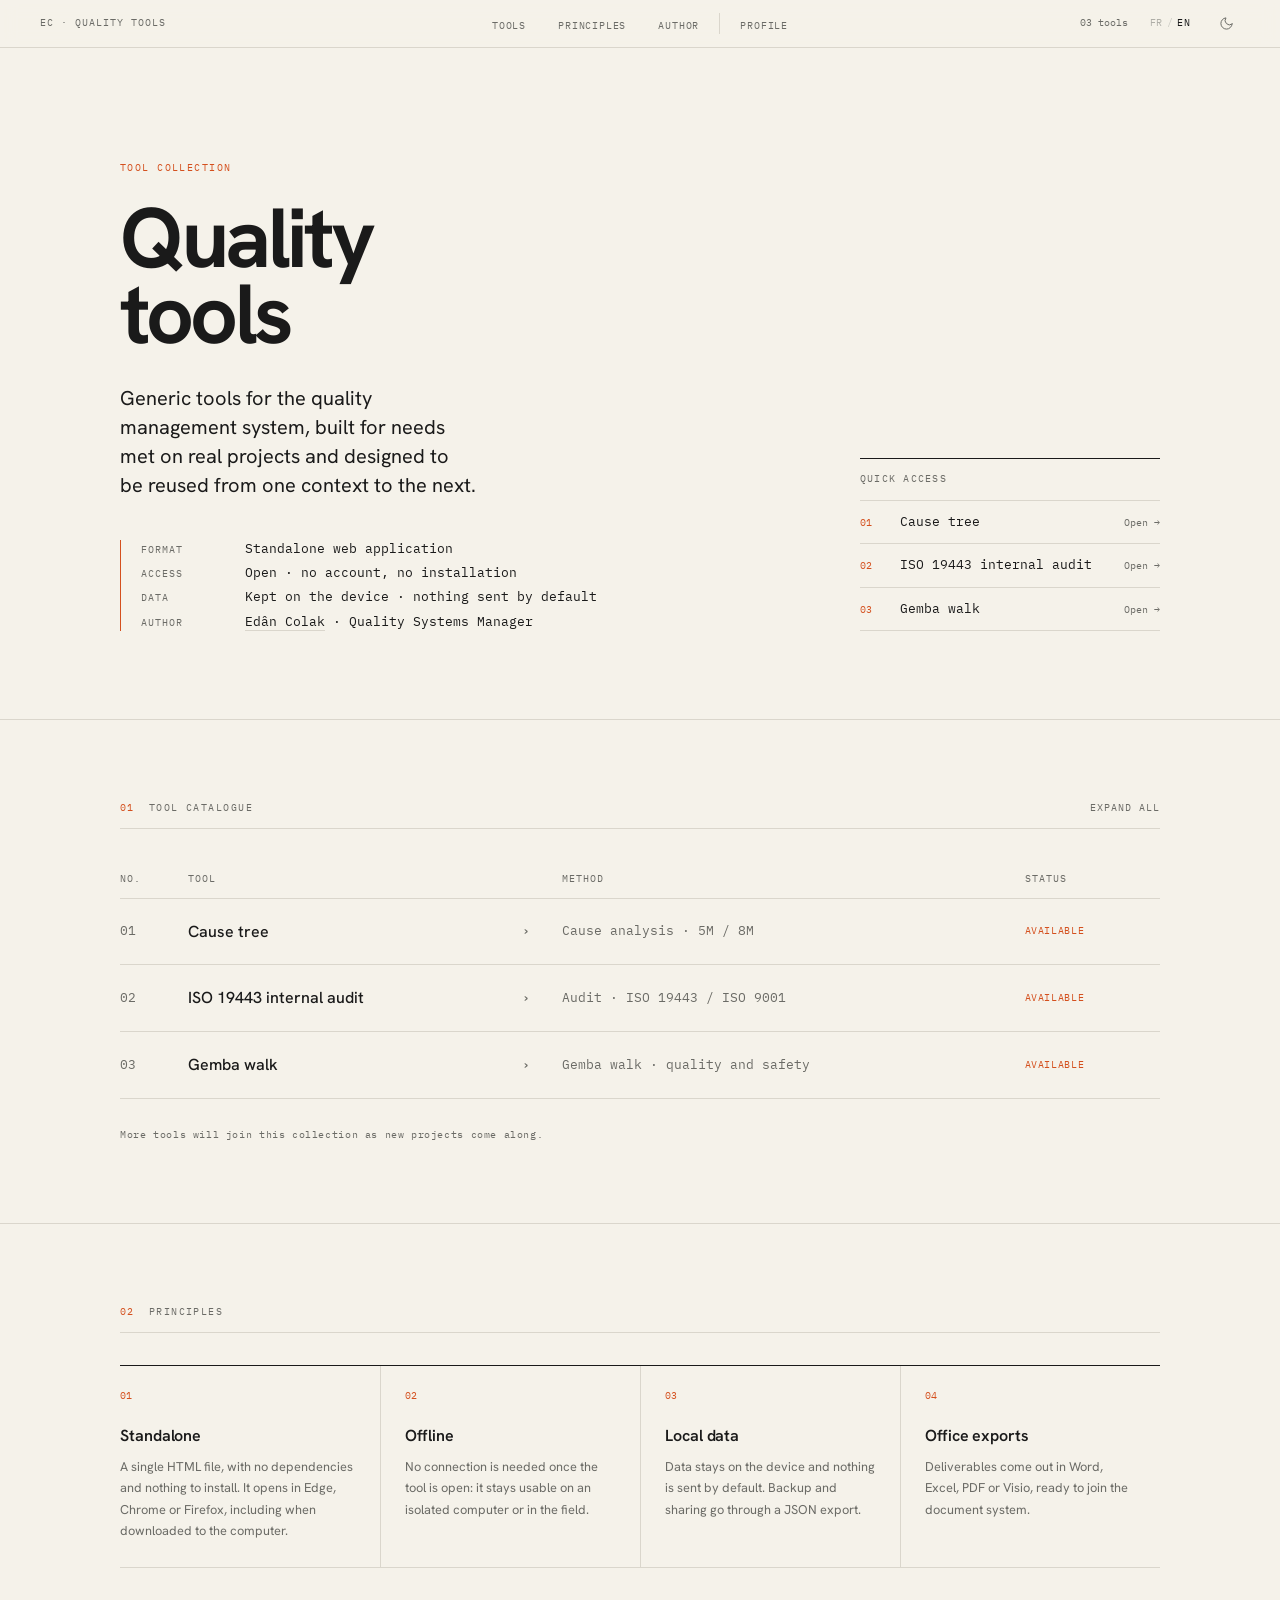
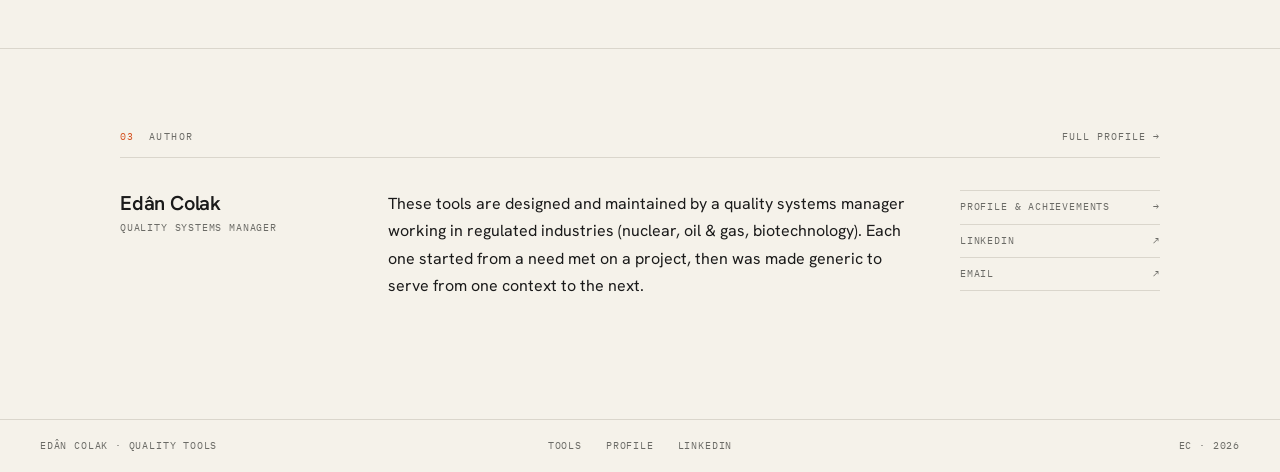
<file: index.html>
<!DOCTYPE html>
<html lang="fr">
<head>
  <meta charset="UTF-8" />
  <meta name="viewport" content="width=device-width, initial-scale=1.0" />
  <title>Outils qualité · Edân Colak</title>
  <meta name="description" content="Recueil d'outils qualité génériques développés par Edân Colak : arbre des causes, audit interne ISO 19443, visite terrain Gemba. Autonomes, hors ligne, sans compte, données conservées dans le navigateur." />
  <meta name="author" content="Edân Colak" />
  <meta name="theme-color" content="#F5F2EA" media="(prefers-color-scheme: light)" />
  <meta name="theme-color" content="#17150F" media="(prefers-color-scheme: dark)" />
  <meta property="og:title" content="Outils qualité · Edân Colak" />
  <meta property="og:description" content="Outils qualité génériques et autonomes : analyse de causes, audit interne ISO 19443, visite terrain Gemba, exports Word, Excel, PDF et Visio." />
  <meta property="og:type" content="website" />
  <meta property="og:locale" content="fr_FR" />
  <link rel="icon" type="image/png" sizes="32x32" href="assets/icons/pro-favicon-32.png?v=4">
  <link rel="apple-touch-icon" href="assets/icons/pro-apple-touch-icon.png?v=4">
  <link rel="manifest" href="site.webmanifest">
  <meta name="apple-mobile-web-app-title" content="Edân Colak">
  <script>
    (function () {
      /* anciens liens du portfolio (#projet-03, #profil…) : redirection vers la page profil */
      var h = location.hash;
      if (/^#(projets|projet-\d+|profil|expertise|contact)$/.test(h)) { location.replace('profil/' + h); return; }
      var t = localStorage.getItem('theme');
      if (t !== 'light' && t !== 'dark') {
        t = window.matchMedia('(prefers-color-scheme: dark)').matches ? 'dark' : 'light';
      }
      document.documentElement.setAttribute('data-theme', t);
    })();
  </script>
  <script src="assets/i18n.js"></script>
  <link rel="preconnect" href="https://fonts.googleapis.com" />
  <link rel="preconnect" href="https://fonts.gstatic.com" crossorigin />
  <link href="https://fonts.googleapis.com/css2?family=Hanken+Grotesk:wght@300;400;500;600;700&family=IBM+Plex+Mono:wght@400;500&display=swap" rel="stylesheet" />
  <link rel="stylesheet" href="assets/style.css" />
</head>
<body data-home>

<a class="skip-link" href="#catalogue">Aller au contenu</a>

<!-- ═══ RUNNING HEADER ═══════════════════════════════════ -->
<header class="doc-header">
  <a class="doc-ref" href="./" aria-label="Accueil, outils qualité">EC · Outils qualité</a>
  <nav aria-label="Navigation principale">
    <ul class="doc-nav">
      <li><a href="#catalogue">Outils</a></li>
      <li class="nav-secondary"><a href="#principes">Principes</a></li>
      <li class="nav-secondary"><a href="#auteur">Auteur</a></li>
      <li class="nav-sep" aria-hidden="true"></li>
      <li><a href="profil/">Profil</a></li>
    </ul>
  </nav>
  <div class="doc-header-right">
    <span class="doc-page">03 outils</span>
    <button class="theme-toggle" type="button" aria-label="Passer en mode sombre" title="Mode clair / sombre">
      <svg class="ico ico-moon" viewBox="0 0 24 24" fill="none" stroke="currentColor" stroke-width="1.6" stroke-linecap="round" stroke-linejoin="round" aria-hidden="true">
        <path d="M21 12.8A9 9 0 1 1 11.2 3a7 7 0 0 0 9.8 9.8z"/>
      </svg>
      <svg class="ico ico-sun" viewBox="0 0 24 24" fill="none" stroke="currentColor" stroke-width="1.6" stroke-linecap="round" stroke-linejoin="round" aria-hidden="true">
        <circle cx="12" cy="12" r="4"/>
        <path d="M12 2v2M12 20v2M4.9 4.9l1.4 1.4M17.7 17.7l1.4 1.4M2 12h2M20 12h2M4.9 19.1l1.4-1.4M17.7 6.3l1.4-1.4"/>
      </svg>
    </button>
  </div>
  <div class="scroll-progress" aria-hidden="true"></div>
</header>

<main>

<!-- ═══ MASTHEAD ═════════════════════════════════════════ -->
<section class="masthead" id="haut">
  <div class="masthead-grid">
    <div class="masthead-main">
      <p class="masthead-tag">Recueil d'outils</p>
      <h1 data-en="Quality<br>tools">Outils<br>qualité</h1>
      <p class="masthead-lede">
        Des outils génériques pour le système qualité, construits pour des besoins
        rencontrés en projet et pensés pour être réutilisés d'un contexte à l'autre.
      </p>
      <div class="masthead-meta hide-mobile">
        <div class="meta-row">
          <span class="meta-label">Format</span>
          <span class="meta-value">Application web autonome</span>
        </div>
        <div class="meta-row">
          <span class="meta-label">Accès</span>
          <span class="meta-value">Libre · sans compte ni installation</span>
        </div>
        <div class="meta-row">
          <span class="meta-label">Données</span>
          <span class="meta-value">Conservées sur l'appareil · aucun envoi par défaut</span>
        </div>
        <div class="meta-row">
          <span class="meta-label">Auteur</span>
          <span class="meta-value"><a class="meta-link" href="profil/">Edân Colak</a> · Gestionnaire Système Qualité</span>
        </div>
      </div>
    </div>

    <nav class="toc" aria-label="Outils disponibles">
      <span class="toc-head mono-label">Accès direct</span>
      <ol>
        <li><a class="toc-item" href="outils/arbre-des-causes/"><span class="toc-num">01</span>Arbre des causes<span class="toc-count">Ouvrir →</span></a></li>
        <li><a class="toc-item" href="outils/audit-iso19443/"><span class="toc-num">02</span>Audit interne ISO 19443<span class="toc-count">Ouvrir →</span></a></li>
        <li><a class="toc-item" href="outils/visite-gemba/"><span class="toc-num">03</span>Visite terrain Gemba<span class="toc-count">Ouvrir →</span></a></li>
      </ol>
    </nav>
  </div>
</section>

<!-- ═══ 01 · CATALOGUE ═══════════════════════════════════ -->
<section class="section" id="catalogue">
  <div class="section-wrap">
    <div class="section-label">
      <span><span class="sl-num">01</span>Catalogue des outils</span>
      <button class="text-btn" type="button" data-expand-all aria-expanded="false">Tout déplier</button>
    </div>
    <table class="project-table" role="table" aria-label="Catalogue des outils">
      <thead>
        <tr>
          <th scope="col">N°</th>
          <th scope="col">Outil</th>
          <th scope="col">Méthode</th>
          <th scope="col">Statut</th>
        </tr>
      </thead>
      <tbody>

        <!-- ══ 01 · ARBRE DES CAUSES ══ -->
        <tr class="project-row" id="outil-01" data-id="01" aria-expanded="false" tabindex="0">
          <td class="proj-num">01</td>
          <td class="proj-title">Arbre des causes <span class="proj-arrow" aria-hidden="true">›</span></td>
          <td class="proj-domain">Analyse de causes · 5M / 8M</td>
          <td class="proj-status status-on">Disponible</td>
        </tr>
        <tr class="project-detail" id="detail-01" aria-hidden="true">
          <td colspan="4" class="detail-cell">
            <div class="detail-inner">
              <div class="detail-meta">
                <p class="detail-meta-head">01 / 03</p>
                <div class="dm-row"><span class="dm-key">Méthode</span><span class="dm-val">Arbre des causes · 5M / 8M</span></div>
                <div class="dm-row"><span class="dm-key">Usage</span><span class="dm-val">FNC · CAPA · réclamation · audit</span></div>
                <div class="dm-row"><span class="dm-key">Exports</span><span class="dm-val">PDF · DOCX · VSDX · XLSX · SVG · PNG · JSON</span></div>
                <div class="dm-row"><span class="dm-key">Statut</span><span class="dm-val acc">Disponible</span></div>
              </div>
              <div class="detail-content">
                <div class="dc-block">
                  <p class="dc-head">Usage</p>
                  <p>Conduire l'analyse d'une non-conformité, d'une réclamation ou d'un écart d'audit jusqu'à la cause racine, l'associer à des actions correctives et préventives, puis capitaliser les causes d'une analyse à l'autre.</p>
                </div>
                <div class="dc-block">
                  <p class="dc-head">Fonctionnalités</p>
                  <ul>
                    <li>Arbre éditable : glisser-déposer, repli des branches, trois orientations, annuler / rétablir.</li>
                    <li>Typologie des causes (immédiate, contributive, organisationnelle, humaine, technique, documentaire, managériale, racine) et des actions (corrective, préventive).</li>
                    <li>Classification 5M ou 8M, statut et élément de preuve par cause ; responsable, échéance et efficacité par action.</li>
                    <li>Questions guides à chaque niveau et suggestions issues d'une bibliothèque de causes enrichissable.</li>
                    <li>Versions enregistrées et restaurables, analyses modèles, comparaison de deux analyses.</li>
                  </ul>
                </div>
                <div class="dc-block">
                  <p class="dc-head">Contrôle de l'analyse</p>
                  <p>Trois scores (complétude, robustesse, traçabilité) et des alertes ciblées : cause racine sans action, formulation trop générique (« erreur humaine »), cause sans preuve, action sans responsable ou sans échéance, action en retard.</p>
                </div>
                <div class="dc-block">
                  <p class="dc-head">Retour d'expérience</p>
                  <p>Synthèse multi-analyses : causes racines récurrentes, répartition par famille, taux de clôture et efficacité des actions, filtres par année, site et processus. Exportable vers Excel pour une revue de direction ou de processus.</p>
                </div>
                <div class="dc-block dc-result">
                  <p class="dc-head">Données</p>
                  <p>Tout reste dans le navigateur de l'utilisateur. La base s'exporte et s'importe en JSON pour être sauvegardée ou partagée. Des analyses d'exemple fictives permettent de découvrir l'outil.</p>
                </div>
                <div class="cta-row">
                  <a class="cta" href="outils/arbre-des-causes/">Ouvrir l'outil <span aria-hidden="true">→</span></a>
                  <a class="text-btn" href="outils/arbre-des-causes/index.html" download="arbre-des-causes.html">Télécharger le fichier <span aria-hidden="true">↓</span></a>
                </div>
              </div>
            </div>
            <div class="detail-figure-full">
              <svg class="figure-svg-full" viewBox="0 0 640 222" fill="none" stroke="currentColor" stroke-width="1" aria-hidden="true">
                <!-- column headings -->
                <g font-family="IBM Plex Mono,monospace" font-size="7" fill="currentColor" stroke="none" opacity=".5">
                  <text x="0"   y="8">FAIT</text>
                  <text x="170" y="8">CAUSES</text>
                  <text x="350" y="8">CAUSES RACINES</text>
                  <text x="530" y="8">ACTIONS</text>
                </g>
                <!-- event -->
                <rect x="0" y="94" width="120" height="40" stroke-opacity=".7"/>
                <text x="10" y="109" font-family="IBM Plex Mono,monospace" font-size="7" fill="currentColor" stroke="none" opacity=".55">ÉVÉNEMENT</text>
                <text x="10" y="124" font-family="IBM Plex Mono,monospace" font-size="9" fill="currentColor" stroke="none">Écart constaté</text>
                <!-- connectors event → causes -->
                <g stroke-opacity=".45">
                  <line x1="120" y1="114" x2="146" y2="114"/>
                  <line x1="146" y1="40"  x2="146" y2="188"/>
                  <line x1="146" y1="40"  x2="170" y2="40"/>
                  <line x1="146" y1="114" x2="170" y2="114"/>
                  <line x1="146" y1="188" x2="170" y2="188"/>
                </g>
                <!-- causes -->
                <g stroke-opacity=".55">
                  <rect x="170" y="22"  width="140" height="36"/>
                  <rect x="170" y="96"  width="140" height="36"/>
                  <rect x="170" y="170" width="140" height="36"/>
                </g>
                <g font-family="IBM Plex Mono,monospace" fill="currentColor" stroke="none">
                  <text x="180" y="36"  font-size="7" opacity=".55">IMMÉDIATE · MÉTHODE</text>
                  <text x="180" y="50"  font-size="9" opacity=".85">Document périmé</text>
                  <text x="180" y="110" font-size="7" opacity=".55">DOCUMENTAIRE · MÉTHODE</text>
                  <text x="180" y="124" font-size="9" opacity=".85">Retrait non tracé</text>
                  <text x="180" y="184" font-size="7" opacity=".55">HUMAINE · MAIN D'ŒUVRE</text>
                  <text x="180" y="198" font-size="9" opacity=".85">Révision non connue</text>
                </g>
                <!-- connectors causes → roots -->
                <g stroke-opacity=".45">
                  <line x1="310" y1="40"  x2="350" y2="40"/>
                  <line x1="310" y1="114" x2="350" y2="114"/>
                  <line x1="310" y1="188" x2="350" y2="188"/>
                </g>
                <!-- root causes -->
                <g stroke="#D4501E" stroke-opacity=".8" fill="#D4501E" fill-opacity=".07">
                  <rect x="350" y="22"  width="140" height="36"/>
                  <rect x="350" y="96"  width="140" height="36"/>
                  <rect x="350" y="170" width="140" height="36"/>
                </g>
                <g font-family="IBM Plex Mono,monospace" stroke="none">
                  <text x="360" y="36"  font-size="7" fill="#D4501E" opacity=".9">RACINE</text>
                  <text x="360" y="50"  font-size="9" fill="currentColor" opacity=".85">Contrôle absent</text>
                  <text x="360" y="110" font-size="7" fill="#D4501E" opacity=".9">RACINE</text>
                  <text x="360" y="124" font-size="9" fill="currentColor" opacity=".85">Diffusion incomplète</text>
                  <text x="360" y="184" font-size="7" fill="#D4501E" opacity=".9">RACINE</text>
                  <text x="360" y="198" font-size="9" fill="currentColor" opacity=".85">Formation lacunaire</text>
                </g>
                <!-- connectors roots → actions -->
                <g stroke-opacity=".45" stroke-dasharray="3,2">
                  <line x1="490" y1="40"  x2="530" y2="40"/>
                  <line x1="490" y1="114" x2="530" y2="114"/>
                  <line x1="490" y1="188" x2="530" y2="188"/>
                </g>
                <!-- actions -->
                <g stroke-opacity=".55">
                  <rect x="530" y="22"  width="110" height="36"/>
                  <rect x="530" y="96"  width="110" height="36"/>
                  <rect x="530" y="170" width="110" height="36"/>
                </g>
                <g font-family="IBM Plex Mono,monospace" fill="currentColor" stroke="none">
                  <text x="540" y="36"  font-size="7" opacity=".55">PRÉVENTIVE</text>
                  <text x="540" y="50"  font-size="9" opacity=".85">Audit de poste</text>
                  <text x="540" y="110" font-size="7" opacity=".55">PRÉVENTIVE</text>
                  <text x="540" y="124" font-size="9" opacity=".85">Liste de retrait</text>
                  <text x="540" y="184" font-size="7" opacity=".55">CORRECTIVE</text>
                  <text x="540" y="198" font-size="9" opacity=".85">Former, habiliter</text>
                </g>
                <text x="0" y="220" font-family="IBM Plex Mono,monospace" font-size="7.5" fill="#D4501E" stroke="none" opacity=".75">Chaque cause racine doit porter au moins une action · preuve, responsable et échéance contrôlés</text>
              </svg>
              <p class="figure-caption">Fig. 01 - Structure d'une analyse : du fait observé aux actions (exemple fictif)</p>
            </div>
          </td>
        </tr>

        <!-- ══ 02 · AUDIT INTERNE ISO 19443 ══ -->
        <tr class="project-row" id="outil-02" data-id="02" aria-expanded="false" tabindex="0">
          <td class="proj-num">02</td>
          <td class="proj-title">Audit interne ISO 19443 <span class="proj-arrow" aria-hidden="true">›</span></td>
          <td class="proj-domain">Audit · ISO 19443 / ISO 9001</td>
          <td class="proj-status status-on">Disponible</td>
        </tr>
        <tr class="project-detail" id="detail-02" aria-hidden="true">
          <td colspan="4" class="detail-cell">
            <div class="detail-inner">
              <div class="detail-meta">
                <p class="detail-meta-head">02 / 03</p>
                <div class="dm-row"><span class="dm-key">Méthode</span><span class="dm-val">Audit de processus · ISO 19011</span></div>
                <div class="dm-row"><span class="dm-key">Réf.</span><span class="dm-val">ISO 19443 · ISO 9001</span></div>
                <div class="dm-row"><span class="dm-key">Exports</span><span class="dm-val">DOCX · PDF · JSON · import XLSX / CSV</span></div>
                <div class="dm-row"><span class="dm-key">Statut</span><span class="dm-val acc">Disponible</span></div>
              </div>
              <div class="detail-content">
                <div class="dc-block">
                  <p class="dc-head">Usage</p>
                  <p>Préparer, conduire et rédiger un audit interne de bout en bout, du choix des exigences jusqu'au rapport émis : audit de processus, de produit, de suivi, fournisseur ou à blanc. Le suivi des constats et des actions reste dans l'outil CAPA de l'organisme.</p>
                </div>
                <div class="dc-block">
                  <p class="dc-head">Fonctionnalités</p>
                  <ul>
                    <li>Programme des audits et dossier par audit : périmètre, objectifs, personnes rencontrées, statut de la préparation jusqu'à l'émission.</li>
                    <li>Référentiel ISO 9001 / ISO 19443 intégré avec questions d'audit par exigence ; référentiel interne importable depuis Excel ou CSV.</li>
                    <li>Plan d'audit proposé à partir des exigences retenues (durée par exigence, horaires, pause), exportable en Word pour l'audité.</li>
                    <li>Terrain : checklist imprimable, évaluation par exigence (conforme, point fort, piste de progrès, observation, NC mineure ou majeure) et preuves.</li>
                    <li>Rapport Word ou PDF : page de garde, visas, synthèse et constats rattachés aux exigences.</li>
                  </ul>
                </div>
                <div class="dc-block">
                  <p class="dc-head">Contrôle avant émission</p>
                  <p>Trois scores (préparation, exécution, constats) et des alertes : exigence non évaluée, écart sans constat rédigé, évaluation sans preuve, champs manquants. Une aide à la rédaction signale les constats imprécis, sans quantité ni référence, ou qui imposent une solution au lieu de décrire l'écart.</p>
                </div>
                <div class="dc-block dc-result">
                  <p class="dc-head">Données</p>
                  <p>Tout reste dans le navigateur de l'utilisateur. Un audit se transfère en JSON vers un autre poste ou un co-auditeur. Trois audits d'exemple fictifs permettent de découvrir l'outil.</p>
                </div>
                <div class="cta-row">
                  <a class="cta" href="outils/audit-iso19443/">Ouvrir l'outil <span aria-hidden="true">→</span></a>
                  <a class="text-btn" href="outils/audit-iso19443/index.html" download="audit-interne-iso19443.html">Télécharger le fichier <span aria-hidden="true">↓</span></a>
                </div>
              </div>
            </div>
            <div class="detail-figure-full">
              <svg class="figure-svg-full" viewBox="0 0 640 214" fill="none" stroke="currentColor" stroke-width="1" aria-hidden="true">
                <text x="0" y="8" font-family="IBM Plex Mono,monospace" font-size="7" fill="currentColor" stroke="none" opacity=".5">CYCLE D'UN AUDIT</text>
                <!-- stages -->
                <g stroke-opacity=".55">
                  <rect x="0"   y="18" width="100" height="44"/>
                  <rect x="108" y="18" width="100" height="44"/>
                  <rect x="216" y="18" width="100" height="44"/>
                  <rect x="324" y="18" width="100" height="44"/>
                  <rect x="432" y="18" width="100" height="44"/>
                </g>
                <rect x="540" y="18" width="100" height="44" stroke="#D4501E" stroke-opacity=".8" fill="#D4501E" fill-opacity=".07"/>
                <!-- arrows -->
                <g fill="currentColor" stroke="none" opacity=".5">
                  <polygon points="101,36 107,40 101,44"/>
                  <polygon points="209,36 215,40 209,44"/>
                  <polygon points="317,36 323,40 317,44"/>
                  <polygon points="425,36 431,40 425,44"/>
                  <polygon points="533,36 539,40 533,44"/>
                </g>
                <g font-family="IBM Plex Mono,monospace" stroke="none">
                  <g font-size="7" fill="#D4501E" opacity=".9">
                    <text x="10"  y="32">01</text><text x="118" y="32">02</text><text x="226" y="32">03</text>
                    <text x="334" y="32">04</text><text x="442" y="32">05</text><text x="550" y="32">06</text>
                  </g>
                  <g font-size="9" fill="currentColor" opacity=".85">
                    <text x="10"  y="50">Dossier</text><text x="118" y="50">Préparation</text><text x="226" y="50">Plan d'audit</text>
                    <text x="334" y="50">Terrain</text><text x="442" y="50">Constats</text><text x="550" y="50">Rapport</text>
                  </g>
                  <g font-size="7" fill="currentColor" opacity=".5">
                    <text x="0"   y="76">Périmètre · objectifs</text>
                    <text x="108" y="76">Exigences · questions</text>
                    <text x="216" y="76">Déroulé · horaires</text>
                    <text x="324" y="76">Checklist · preuves</text>
                    <text x="432" y="76">Écart · exigence</text>
                    <text x="540" y="76">Word · PDF</text>
                  </g>
                </g>
                <!-- verification band -->
                <line x1="0" y1="90" x2="640" y2="90" stroke-opacity=".25"/>
                <rect x="0" y="100" width="640" height="28" stroke="#D4501E" stroke-opacity=".6" fill="#D4501E" fill-opacity=".05"/>
                <text x="10" y="117" font-family="IBM Plex Mono,monospace" font-size="7.5" fill="#D4501E" stroke="none" opacity=".9">VÉRIFICATION AVANT ÉMISSION</text>
                <text x="176" y="117" font-family="IBM Plex Mono,monospace" font-size="7.5" fill="currentColor" stroke="none" opacity=".6">exigence non évaluée · écart sans constat · évaluation sans preuve · constat imprécis</text>
                <!-- evaluation scale -->
                <text x="0" y="152" font-family="IBM Plex Mono,monospace" font-size="7" fill="currentColor" stroke="none" opacity=".5">ÉCHELLE D'ÉVALUATION</text>
                <g stroke-opacity=".5">
                  <rect x="0"   y="160" width="64" height="22"/>
                  <rect x="72"  y="160" width="64" height="22"/>
                  <rect x="144" y="160" width="64" height="22"/>
                  <rect x="216" y="160" width="64" height="22"/>
                  <rect x="432" y="160" width="64" height="22"/>
                </g>
                <g stroke="#D4501E" stroke-opacity=".7" fill="#D4501E">
                  <rect x="288" y="160" width="64" height="22" fill-opacity=".06"/>
                  <rect x="360" y="160" width="64" height="22" fill-opacity=".14"/>
                </g>
                <g font-family="IBM Plex Mono,monospace" font-size="8" stroke="none" text-anchor="middle">
                  <text x="32"  y="174" fill="currentColor" opacity=".8">C</text>
                  <text x="104" y="174" fill="currentColor" opacity=".8">PF</text>
                  <text x="176" y="174" fill="currentColor" opacity=".8">PP</text>
                  <text x="248" y="174" fill="currentColor" opacity=".8">OBS</text>
                  <text x="320" y="174" fill="#D4501E">NCm</text>
                  <text x="392" y="174" fill="#D4501E">NCM</text>
                  <text x="464" y="174" fill="currentColor" opacity=".5">NA</text>
                </g>
                <text x="0" y="208" font-family="IBM Plex Mono,monospace" font-size="7.5" fill="currentColor" stroke="none" opacity=".45">Le suivi des constats et des actions reste dans l'outil CAPA de l'organisme</text>
              </svg>
              <p class="figure-caption">Fig. 02 - Cycle d'un audit dans l'outil, de la préparation au rapport</p>
            </div>
          </td>
        </tr>

        <!-- ══ 03 · VISITE TERRAIN GEMBA ══ -->
        <tr class="project-row" id="outil-03" data-id="03" aria-expanded="false" tabindex="0">
          <td class="proj-num">03</td>
          <td class="proj-title">Visite terrain Gemba <span class="proj-arrow" aria-hidden="true">›</span></td>
          <td class="proj-domain">Gemba walk · qualité et sûreté</td>
          <td class="proj-status status-on">Disponible</td>
        </tr>
        <tr class="project-detail" id="detail-03" aria-hidden="true">
          <td colspan="4" class="detail-cell">
            <div class="detail-inner">
              <div class="detail-meta">
                <p class="detail-meta-head">03 / 03</p>
                <div class="dm-row"><span class="dm-key">Méthode</span><span class="dm-val">Gemba walk · atelier et bureau</span></div>
                <div class="dm-row"><span class="dm-key">Support</span><span class="dm-val">Téléphone · tablette · poste</span></div>
                <div class="dm-row"><span class="dm-key">Exports</span><span class="dm-val">DOCX · PDF · XLSX · JSON · import XLSX / CSV</span></div>
                <div class="dm-row"><span class="dm-key">Statut</span><span class="dm-val acc">Disponible</span></div>
              </div>
              <div class="detail-content">
                <div class="dc-block">
                  <p class="dc-head">Usage</p>
                  <p>Conduire une visite terrain qualité et sûreté en atelier ou en bureau, depuis un téléphone : observer des pratiques plutôt que des personnes, relever écarts et bonnes pratiques avec photos, restituer à chaud, puis suivre la culture qualité dans la durée.</p>
                </div>
                <div class="dc-block">
                  <p class="dc-head">Fonctionnalités</p>
                  <ul>
                    <li>Grille de 67 points d'observation répartis en 15 thèmes (culture de sûreté, documents de travail, traçabilité, points d'arrêt, procédés spéciaux, moyens de mesure, corps étrangers, CFSI…), avec questions d'ouverture et références ISO 19443.</li>
                    <li>Visite rapide sur les points essentiels, complète ou ciblée sur des thèmes ; observations hors grille.</li>
                    <li>Cotation par point (conforme, bonne pratique, à améliorer, écart), photos prises sur place, action immédiate et suite donnée : traité sur place, FNC, CAPA, suspicion CFSI.</li>
                    <li>Synthèse, compte rendu Word ou PDF et message court prêt à coller dans Teams ou un courriel.</li>
                    <li>Grille, zones et annuaire modifiables, importables depuis Excel ou CSV.</li>
                  </ul>
                </div>
                <div class="dc-block">
                  <p class="dc-head">Pilotage</p>
                  <p>Consolidation des visites, y compris celles reçues des collègues : pratiques conformes par thème, écarts récurrents, couverture des zones par rapport à la fréquence cible, écarts sans suite ou sans référence. Export Excel pour Power BI ou la revue de direction.</p>
                </div>
                <div class="dc-block dc-result">
                  <p class="dc-head">Données</p>
                  <p>Visites et photos restent sur l'appareil. Le transfert entre appareils se fait en JSON. Seule option d'envoi : les comptes rendus peuvent partir par un flux Power Automate que l'organisation configure elle-même, désactivé par défaut. Des visites d'exemple fictives permettent de découvrir l'outil.</p>
                </div>
                <div class="cta-row">
                  <a class="cta" href="outils/visite-gemba/">Ouvrir l'outil <span aria-hidden="true">→</span></a>
                  <a class="text-btn" href="outils/visite-gemba/index.html" download="visite-terrain-gemba.html">Télécharger le fichier <span aria-hidden="true">↓</span></a>
                </div>
              </div>
            </div>
            <div class="detail-figure-full">
              <svg class="figure-svg-full" viewBox="0 0 640 226" fill="none" stroke="currentColor" stroke-width="1" aria-hidden="true">
                <!-- column headings -->
                <g font-family="IBM Plex Mono,monospace" font-size="7" fill="currentColor" stroke="none" opacity=".5">
                  <text x="0"   y="8">GRILLE SUR LE TÉLÉPHONE</text>
                  <text x="210" y="8">SUITE D'UN ÉCART</text>
                  <text x="450" y="8">PILOTAGE · PRATIQUES CONFORMES</text>
                </g>
                <!-- phone -->
                <rect x="0" y="16" width="170" height="190" rx="14" stroke-opacity=".7"/>
                <line x1="0" y1="40" x2="170" y2="40" stroke-opacity=".35"/>
                <text x="12" y="32" font-family="IBM Plex Mono,monospace" font-size="7" fill="currentColor" stroke="none" opacity=".6">DOC · DOCUMENTS DE TRAVAIL</text>
                <g font-family="IBM Plex Mono,monospace" font-size="7.5" fill="currentColor" stroke="none" opacity=".85">
                  <text x="12" y="56">Document à l'indice en vigueur</text>
                  <text x="12" y="96">Plan au poste = indice de l'OF</text>
                  <text x="12" y="136">Annotations visées et datées</text>
                  <text x="12" y="176">Instruction comprise au poste</text>
                </g>
                <!-- rating chips -->
                <g stroke-opacity=".4">
                  <rect x="12" y="62"  width="26" height="14"/><rect x="42" y="62"  width="26" height="14"/><rect x="72" y="62"  width="26" height="14"/><rect x="102" y="62"  width="26" height="14"/>
                  <rect x="12" y="102" width="26" height="14"/><rect x="42" y="102" width="26" height="14"/><rect x="72" y="102" width="26" height="14"/>
                  <rect x="12" y="142" width="26" height="14"/><rect x="72" y="142" width="26" height="14"/><rect x="102" y="142" width="26" height="14"/>
                  <rect x="12" y="182" width="26" height="14"/><rect x="42" y="182" width="26" height="14"/><rect x="72" y="182" width="26" height="14"/><rect x="102" y="182" width="26" height="14"/>
                </g>
                <rect x="12"  y="62"  width="26" height="14" stroke-opacity=".9" fill="currentColor" fill-opacity=".12"/>
                <rect x="102" y="102" width="26" height="14" stroke="#D4501E" stroke-opacity=".9" fill="#D4501E" fill-opacity=".18"/>
                <rect x="42"  y="142" width="26" height="14" stroke-opacity=".9" fill="currentColor" fill-opacity=".12"/>
                <g font-family="IBM Plex Mono,monospace" font-size="6.5" fill="currentColor" stroke="none" text-anchor="middle" opacity=".7">
                  <text x="25" y="72">C</text><text x="55" y="72">BP</text><text x="85" y="72">AM</text><text x="115" y="72">E</text>
                  <text x="25" y="112">C</text><text x="55" y="112">BP</text><text x="85" y="112">AM</text>
                  <text x="25" y="152">C</text><text x="55" y="152">BP</text><text x="85" y="152">AM</text><text x="115" y="152">E</text>
                  <text x="25" y="192">C</text><text x="55" y="192">BP</text><text x="85" y="192">AM</text><text x="115" y="192">E</text>
                </g>
                <text x="115" y="112" font-family="IBM Plex Mono,monospace" font-size="6.5" fill="#D4501E" stroke="none" text-anchor="middle">E</text>
                <!-- photo marker on the gap -->
                <rect x="138" y="102" width="20" height="14" stroke="#D4501E" stroke-opacity=".7"/>
                <circle cx="148" cy="109" r="3.5" stroke="#D4501E" stroke-opacity=".7"/>
                <!-- link to follow-up -->
                <polyline points="158,109 184,109 184,89 210,89" stroke="#D4501E" stroke-opacity=".7" stroke-dasharray="3,2"/>
                <!-- follow-up options -->
                <g stroke-opacity=".45">
                  <rect x="210" y="22"  width="200" height="22"/>
                  <rect x="210" y="50"  width="200" height="22"/>
                  <rect x="210" y="106" width="200" height="22"/>
                  <rect x="210" y="134" width="200" height="22"/>
                </g>
                <rect x="210" y="78" width="200" height="22" stroke="#D4501E" stroke-opacity=".8" fill="#D4501E" fill-opacity=".08"/>
                <g font-family="IBM Plex Mono,monospace" font-size="8" fill="currentColor" stroke="none" opacity=".75">
                  <text x="220" y="36">Traité sur place</text>
                  <text x="220" y="64">Information du responsable</text>
                  <text x="220" y="120">CAPA à proposer</text>
                  <text x="220" y="148">Suspicion CFSI à signaler</text>
                </g>
                <text x="220" y="92" font-family="IBM Plex Mono,monospace" font-size="8" fill="#D4501E" stroke="none">FNC à ouvrir · réf. à reporter</text>
                <text x="210" y="184" font-family="IBM Plex Mono,monospace" font-size="7" fill="currentColor" stroke="none" opacity=".5">Action immédiate notée sur place</text>
                <text x="210" y="196" font-family="IBM Plex Mono,monospace" font-size="7" fill="currentColor" stroke="none" opacity=".5">Suivi dans l'outil CAPA de l'organisme</text>
                <!-- pilotage bars -->
                <g font-family="IBM Plex Mono,monospace" font-size="7.5" fill="currentColor" stroke="none" opacity=".6">
                  <text x="450" y="37">CS</text><text x="450" y="65">DOC</text><text x="450" y="93">TRA</text><text x="450" y="121">CTL</text><text x="450" y="149">MET</text>
                </g>
                <g stroke-opacity=".25">
                  <rect x="484" y="28"  width="120" height="12"/><rect x="484" y="56"  width="120" height="12"/><rect x="484" y="84" width="120" height="12"/>
                  <rect x="484" y="112" width="120" height="12"/><rect x="484" y="140" width="120" height="12"/>
                </g>
                <g fill="currentColor" stroke="none" opacity=".35">
                  <rect x="484" y="28" width="110" height="12"/><rect x="484" y="56" width="94" height="12"/><rect x="484" y="84" width="102" height="12"/><rect x="484" y="140" width="106" height="12"/>
                </g>
                <rect x="484" y="112" width="77" height="12" fill="#D4501E" fill-opacity=".55" stroke="none"/>
                <g font-family="IBM Plex Mono,monospace" font-size="7.5" fill="currentColor" stroke="none" opacity=".7" text-anchor="end">
                  <text x="640" y="37">92 %</text><text x="640" y="65">78 %</text><text x="640" y="93">85 %</text><text x="640" y="149">88 %</text>
                </g>
                <text x="640" y="121" font-family="IBM Plex Mono,monospace" font-size="7.5" fill="#D4501E" stroke="none" text-anchor="end">64 %</text>
                <text x="450" y="184" font-family="IBM Plex Mono,monospace" font-size="7" fill="currentColor" stroke="none" opacity=".5">Écarts récurrents · zones à revisiter</text>
                <text x="450" y="196" font-family="IBM Plex Mono,monospace" font-size="7" fill="currentColor" stroke="none" opacity=".5">Export Excel pour Power BI</text>
                <text x="0" y="222" font-family="IBM Plex Mono,monospace" font-size="7.5" fill="#D4501E" stroke="none" opacity=".75">On observe des pratiques, pas des personnes · photos et données restent sur l'appareil</text>
              </svg>
              <p class="figure-caption">Fig. 03 - Une observation sur le terrain, sa suite et sa consolidation (valeurs fictives)</p>
            </div>
          </td>
        </tr>

      </tbody>
    </table>
    <p class="catalogue-note">D'autres outils viendront compléter ce recueil au fil des projets.</p>
  </div>
</section>

<!-- ═══ 02 · PRINCIPES ═══════════════════════════════════ -->
<section class="section" id="principes">
  <div class="section-wrap">
    <div class="section-label"><span><span class="sl-num">02</span>Principes</span></div>
    <ol class="principles">
      <li>
        <span class="pr-num">01</span>
        <h3>Autonome</h3>
        <p>Un seul fichier HTML, sans dépendance ni installation. Il s'ouvre dans Edge, Chrome ou Firefox, y compris téléchargé sur le poste.</p>
      </li>
      <li>
        <span class="pr-num">02</span>
        <h3>Hors ligne</h3>
        <p>Aucune connexion n'est nécessaire une fois l'outil ouvert : il reste utilisable sur un poste isolé ou sur le terrain.</p>
      </li>
      <li>
        <span class="pr-num">03</span>
        <h3>Données locales</h3>
        <p>Les données restent sur l'appareil et rien n'est envoyé par défaut. Sauvegarde et partage passent par un export JSON.</p>
      </li>
      <li>
        <span class="pr-num">04</span>
        <h3>Exports bureautiques</h3>
        <p>Les livrables sortent en Word, Excel, PDF ou Visio, prêts à rejoindre le système documentaire.</p>
      </li>
    </ol>
  </div>
</section>

<!-- ═══ 03 · AUTEUR ══════════════════════════════════════ -->
<section class="section" id="auteur">
  <div class="section-wrap">
    <div class="section-label">
      <span><span class="sl-num">03</span>Auteur</span>
      <a class="text-btn" href="profil/">Profil complet →</a>
    </div>
    <div class="author">
      <div class="author-id">
        <p class="author-name">Edân Colak</p>
        <p class="author-role">Gestionnaire Système Qualité</p>
      </div>
      <p class="author-text">
        Ces outils sont conçus et maintenus par un gestionnaire système qualité en industries
        réglementées (nucléaire, oil &amp; gas, biotechnologie). Chacun part d'un besoin rencontré
        en projet, puis a été rendu générique pour servir d'un contexte à l'autre.
      </p>
      <ul class="author-links">
        <li><a href="profil/">Profil &amp; réalisations <span aria-hidden="true">→</span></a></li>
        <li><a href="https://www.linkedin.com/in/ed%C3%A2n/" target="_blank" rel="noopener">LinkedIn <span aria-hidden="true">↗</span></a></li>
        <li><a href="mailto:edan.pro@hotmail.com">E-mail <span aria-hidden="true">↗</span></a></li>
      </ul>
    </div>
  </div>
</section>

</main>

<!-- ═══ RUNNING FOOTER ═══════════════════════════════════ -->
<footer class="doc-footer">
  <span>Edân Colak · Outils qualité</span>
  <nav class="footer-links" aria-label="Liens de pied de page">
    <a href="#catalogue">Outils</a>
    <a href="profil/">Profil</a>
    <a href="https://www.linkedin.com/in/ed%C3%A2n/" target="_blank" rel="noopener">LinkedIn</a>
  </nav>
  <span>EC · 2026</span>
</footer>

<script src="assets/script.js"></script>
</body>
</html>
</file>
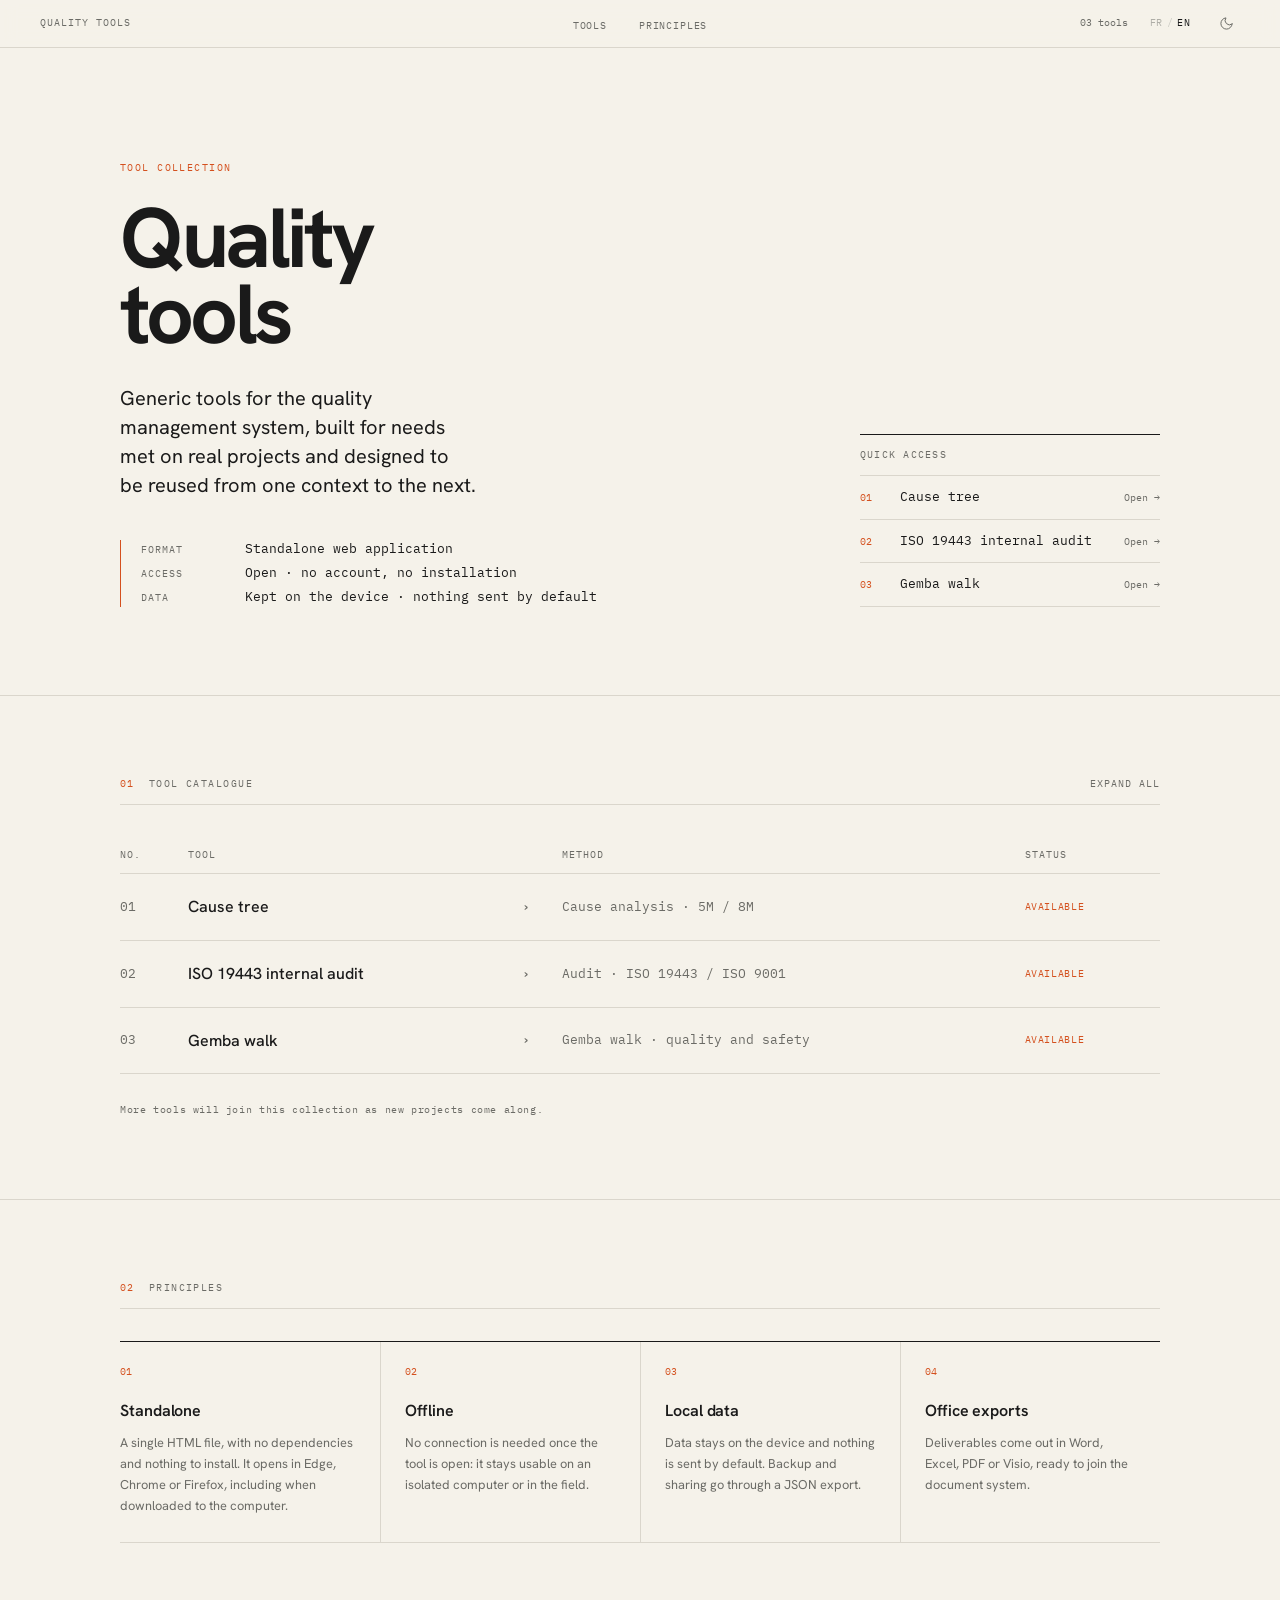
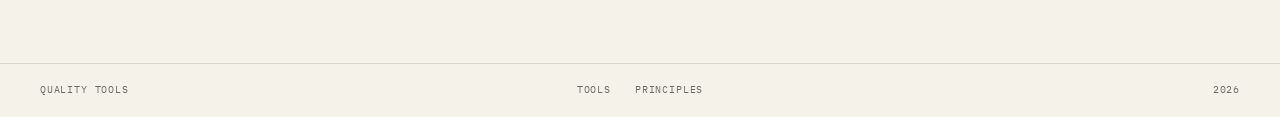
<file: outils/index.html>
<!DOCTYPE html>
<html lang="fr">
<head>
  <meta charset="UTF-8" />
  <meta name="viewport" content="width=device-width, initial-scale=1.0" />
  <title>Outils qualité</title>
  <meta name="description" content="Recueil d'outils qualité génériques : arbre des causes, audit interne ISO 19443, visite terrain Gemba. Autonomes, hors ligne, sans compte, données conservées dans le navigateur." />
  <meta name="robots" content="noindex" />
  <meta name="theme-color" content="#F5F2EA" media="(prefers-color-scheme: light)" />
  <meta name="theme-color" content="#17150F" media="(prefers-color-scheme: dark)" />
  <meta property="og:title" content="Outils qualité" />
  <meta property="og:description" content="Outils qualité génériques et autonomes : analyse de causes, audit interne ISO 19443, visite terrain Gemba, exports Word, Excel, PDF et Visio." />
  <meta property="og:type" content="website" />
  <meta property="og:locale" content="fr_FR" />
  <link rel="icon" type="image/png" sizes="32x32" href="../assets/icons/favicon-32.png?v=4">
  <link rel="apple-touch-icon" href="../assets/icons/apple-touch-icon.png?v=4">
  <link rel="manifest" href="site.webmanifest">
  <meta name="apple-mobile-web-app-title" content="Outils qualité">
  <script>
    (function () {
      var t = localStorage.getItem('theme');
      if (t !== 'light' && t !== 'dark') {
        t = window.matchMedia('(prefers-color-scheme: dark)').matches ? 'dark' : 'light';
      }
      document.documentElement.setAttribute('data-theme', t);
    })();
  </script>
  <script src="../assets/i18n.js"></script>
  <link rel="preconnect" href="https://fonts.googleapis.com" />
  <link rel="preconnect" href="https://fonts.gstatic.com" crossorigin />
  <link href="https://fonts.googleapis.com/css2?family=Hanken+Grotesk:wght@300;400;500;600;700&family=IBM+Plex+Mono:wght@400;500&display=swap" rel="stylesheet" />
  <link rel="stylesheet" href="../assets/style.css" />
</head>
<body data-home>

<a class="skip-link" href="#catalogue">Aller au contenu</a>

<!-- ═══ RUNNING HEADER ═══════════════════════════════════ -->
<header class="doc-header">
  <a class="doc-ref" href="./" aria-label="Accueil, outils qualité">Outils qualité</a>
  <nav aria-label="Navigation principale">
    <ul class="doc-nav">
      <li><a href="#catalogue">Outils</a></li>
      <li><a href="#principes">Principes</a></li>
    </ul>
  </nav>
  <div class="doc-header-right">
    <span class="doc-page">03 outils</span>
    <button class="theme-toggle" type="button" aria-label="Passer en mode sombre" title="Mode clair / sombre">
      <svg class="ico ico-moon" viewBox="0 0 24 24" fill="none" stroke="currentColor" stroke-width="1.6" stroke-linecap="round" stroke-linejoin="round" aria-hidden="true">
        <path d="M21 12.8A9 9 0 1 1 11.2 3a7 7 0 0 0 9.8 9.8z"/>
      </svg>
      <svg class="ico ico-sun" viewBox="0 0 24 24" fill="none" stroke="currentColor" stroke-width="1.6" stroke-linecap="round" stroke-linejoin="round" aria-hidden="true">
        <circle cx="12" cy="12" r="4"/>
        <path d="M12 2v2M12 20v2M4.9 4.9l1.4 1.4M17.7 17.7l1.4 1.4M2 12h2M20 12h2M4.9 19.1l1.4-1.4M17.7 6.3l1.4-1.4"/>
      </svg>
    </button>
  </div>
  <div class="scroll-progress" aria-hidden="true"></div>
</header>

<main>

<!-- ═══ MASTHEAD ═════════════════════════════════════════ -->
<section class="masthead" id="haut">
  <div class="masthead-grid">
    <div class="masthead-main">
      <p class="masthead-tag">Recueil d'outils</p>
      <h1 data-en="Quality<br>tools">Outils<br>qualité</h1>
      <p class="masthead-lede">
        Des outils génériques pour le système qualité, construits pour des besoins
        rencontrés en projet et pensés pour être réutilisés d'un contexte à l'autre.
      </p>
      <div class="masthead-meta hide-mobile">
        <div class="meta-row">
          <span class="meta-label">Format</span>
          <span class="meta-value">Application web autonome</span>
        </div>
        <div class="meta-row">
          <span class="meta-label">Accès</span>
          <span class="meta-value">Libre · sans compte ni installation</span>
        </div>
        <div class="meta-row">
          <span class="meta-label">Données</span>
          <span class="meta-value">Conservées sur l'appareil · aucun envoi par défaut</span>
        </div>
      </div>
    </div>

    <nav class="toc" aria-label="Outils disponibles">
      <span class="toc-head mono-label">Accès direct</span>
      <ol>
        <li><a class="toc-item" href="arbre-des-causes/"><span class="toc-num">01</span>Arbre des causes<span class="toc-count">Ouvrir →</span></a></li>
        <li><a class="toc-item" href="audit-iso19443/"><span class="toc-num">02</span>Audit interne ISO 19443<span class="toc-count">Ouvrir →</span></a></li>
        <li><a class="toc-item" href="visite-gemba/"><span class="toc-num">03</span>Visite terrain Gemba<span class="toc-count">Ouvrir →</span></a></li>
      </ol>
    </nav>
  </div>
</section>

<!-- ═══ 01 · CATALOGUE ═══════════════════════════════════ -->
<section class="section" id="catalogue">
  <div class="section-wrap">
    <div class="section-label">
      <span><span class="sl-num">01</span>Catalogue des outils</span>
      <button class="text-btn" type="button" data-expand-all aria-expanded="false">Tout déplier</button>
    </div>
    <table class="project-table" role="table" aria-label="Catalogue des outils">
      <thead>
        <tr>
          <th scope="col">N°</th>
          <th scope="col">Outil</th>
          <th scope="col">Méthode</th>
          <th scope="col">Statut</th>
        </tr>
      </thead>
      <tbody>

        <!-- ══ 01 · ARBRE DES CAUSES ══ -->
        <tr class="project-row" id="outil-01" data-id="01" aria-expanded="false" tabindex="0">
          <td class="proj-num">01</td>
          <td class="proj-title">Arbre des causes <span class="proj-arrow" aria-hidden="true">›</span></td>
          <td class="proj-domain">Analyse de causes · 5M / 8M</td>
          <td class="proj-status status-on">Disponible</td>
        </tr>
        <tr class="project-detail" id="detail-01" aria-hidden="true">
          <td colspan="4" class="detail-cell">
            <div class="detail-inner">
              <div class="detail-meta">
                <p class="detail-meta-head">01 / 03</p>
                <div class="dm-row"><span class="dm-key">Méthode</span><span class="dm-val">Arbre des causes · 5M / 8M</span></div>
                <div class="dm-row"><span class="dm-key">Usage</span><span class="dm-val">FNC · CAPA · réclamation · audit</span></div>
                <div class="dm-row"><span class="dm-key">Exports</span><span class="dm-val">PDF · DOCX · VSDX · XLSX · SVG · PNG · JSON</span></div>
                <div class="dm-row"><span class="dm-key">Statut</span><span class="dm-val acc">Disponible</span></div>
              </div>
              <div class="detail-content">
                <div class="dc-block">
                  <p class="dc-head">Usage</p>
                  <p>Conduire l'analyse d'une non-conformité, d'une réclamation ou d'un écart d'audit jusqu'à la cause racine, l'associer à des actions correctives et préventives, puis capitaliser les causes d'une analyse à l'autre.</p>
                </div>
                <div class="dc-block">
                  <p class="dc-head">Fonctionnalités</p>
                  <ul>
                    <li>Arbre éditable : glisser-déposer, repli des branches, trois orientations, annuler / rétablir.</li>
                    <li>Typologie des causes (immédiate, contributive, organisationnelle, humaine, technique, documentaire, managériale, racine) et des actions (corrective, préventive).</li>
                    <li>Classification 5M ou 8M, statut et élément de preuve par cause ; responsable, échéance et efficacité par action.</li>
                    <li>Questions guides à chaque niveau et suggestions issues d'une bibliothèque de causes enrichissable.</li>
                    <li>Versions enregistrées et restaurables, analyses modèles, comparaison de deux analyses.</li>
                  </ul>
                </div>
                <div class="dc-block">
                  <p class="dc-head">Contrôle de l'analyse</p>
                  <p>Trois scores (complétude, robustesse, traçabilité) et des alertes ciblées : cause racine sans action, formulation trop générique (« erreur humaine »), cause sans preuve, action sans responsable ou sans échéance, action en retard.</p>
                </div>
                <div class="dc-block">
                  <p class="dc-head">Retour d'expérience</p>
                  <p>Synthèse multi-analyses : causes racines récurrentes, répartition par famille, taux de clôture et efficacité des actions, filtres par année, site et processus. Exportable vers Excel pour une revue de direction ou de processus.</p>
                </div>
                <div class="dc-block dc-result">
                  <p class="dc-head">Données</p>
                  <p>Tout reste dans le navigateur de l'utilisateur. La base s'exporte et s'importe en JSON pour être sauvegardée ou partagée. Des analyses d'exemple fictives permettent de découvrir l'outil.</p>
                </div>
                <div class="cta-row">
                  <a class="cta" href="arbre-des-causes/">Ouvrir l'outil <span aria-hidden="true">→</span></a>
                  <a class="text-btn" href="arbre-des-causes/index.html" download="arbre-des-causes.html">Télécharger le fichier <span aria-hidden="true">↓</span></a>
                </div>
              </div>
            </div>
            <div class="detail-figure-full">
              <svg class="figure-svg-full" viewBox="0 0 640 222" fill="none" stroke="currentColor" stroke-width="1" aria-hidden="true">
                <!-- column headings -->
                <g font-family="IBM Plex Mono,monospace" font-size="7" fill="currentColor" stroke="none" opacity=".5">
                  <text x="0"   y="8">FAIT</text>
                  <text x="170" y="8">CAUSES</text>
                  <text x="350" y="8">CAUSES RACINES</text>
                  <text x="530" y="8">ACTIONS</text>
                </g>
                <!-- event -->
                <rect x="0" y="94" width="120" height="40" stroke-opacity=".7"/>
                <text x="10" y="109" font-family="IBM Plex Mono,monospace" font-size="7" fill="currentColor" stroke="none" opacity=".55">ÉVÉNEMENT</text>
                <text x="10" y="124" font-family="IBM Plex Mono,monospace" font-size="9" fill="currentColor" stroke="none">Écart constaté</text>
                <!-- connectors event → causes -->
                <g stroke-opacity=".45">
                  <line x1="120" y1="114" x2="146" y2="114"/>
                  <line x1="146" y1="40"  x2="146" y2="188"/>
                  <line x1="146" y1="40"  x2="170" y2="40"/>
                  <line x1="146" y1="114" x2="170" y2="114"/>
                  <line x1="146" y1="188" x2="170" y2="188"/>
                </g>
                <!-- causes -->
                <g stroke-opacity=".55">
                  <rect x="170" y="22"  width="140" height="36"/>
                  <rect x="170" y="96"  width="140" height="36"/>
                  <rect x="170" y="170" width="140" height="36"/>
                </g>
                <g font-family="IBM Plex Mono,monospace" fill="currentColor" stroke="none">
                  <text x="180" y="36"  font-size="7" opacity=".55">IMMÉDIATE · MÉTHODE</text>
                  <text x="180" y="50"  font-size="9" opacity=".85">Document périmé</text>
                  <text x="180" y="110" font-size="7" opacity=".55">DOCUMENTAIRE · MÉTHODE</text>
                  <text x="180" y="124" font-size="9" opacity=".85">Retrait non tracé</text>
                  <text x="180" y="184" font-size="7" opacity=".55">HUMAINE · MAIN D'ŒUVRE</text>
                  <text x="180" y="198" font-size="9" opacity=".85">Révision non connue</text>
                </g>
                <!-- connectors causes → roots -->
                <g stroke-opacity=".45">
                  <line x1="310" y1="40"  x2="350" y2="40"/>
                  <line x1="310" y1="114" x2="350" y2="114"/>
                  <line x1="310" y1="188" x2="350" y2="188"/>
                </g>
                <!-- root causes -->
                <g stroke="#D4501E" stroke-opacity=".8" fill="#D4501E" fill-opacity=".07">
                  <rect x="350" y="22"  width="140" height="36"/>
                  <rect x="350" y="96"  width="140" height="36"/>
                  <rect x="350" y="170" width="140" height="36"/>
                </g>
                <g font-family="IBM Plex Mono,monospace" stroke="none">
                  <text x="360" y="36"  font-size="7" fill="#D4501E" opacity=".9">RACINE</text>
                  <text x="360" y="50"  font-size="9" fill="currentColor" opacity=".85">Contrôle absent</text>
                  <text x="360" y="110" font-size="7" fill="#D4501E" opacity=".9">RACINE</text>
                  <text x="360" y="124" font-size="9" fill="currentColor" opacity=".85">Diffusion incomplète</text>
                  <text x="360" y="184" font-size="7" fill="#D4501E" opacity=".9">RACINE</text>
                  <text x="360" y="198" font-size="9" fill="currentColor" opacity=".85">Formation lacunaire</text>
                </g>
                <!-- connectors roots → actions -->
                <g stroke-opacity=".45" stroke-dasharray="3,2">
                  <line x1="490" y1="40"  x2="530" y2="40"/>
                  <line x1="490" y1="114" x2="530" y2="114"/>
                  <line x1="490" y1="188" x2="530" y2="188"/>
                </g>
                <!-- actions -->
                <g stroke-opacity=".55">
                  <rect x="530" y="22"  width="110" height="36"/>
                  <rect x="530" y="96"  width="110" height="36"/>
                  <rect x="530" y="170" width="110" height="36"/>
                </g>
                <g font-family="IBM Plex Mono,monospace" fill="currentColor" stroke="none">
                  <text x="540" y="36"  font-size="7" opacity=".55">PRÉVENTIVE</text>
                  <text x="540" y="50"  font-size="9" opacity=".85">Audit de poste</text>
                  <text x="540" y="110" font-size="7" opacity=".55">PRÉVENTIVE</text>
                  <text x="540" y="124" font-size="9" opacity=".85">Liste de retrait</text>
                  <text x="540" y="184" font-size="7" opacity=".55">CORRECTIVE</text>
                  <text x="540" y="198" font-size="9" opacity=".85">Former, habiliter</text>
                </g>
                <text x="0" y="220" font-family="IBM Plex Mono,monospace" font-size="7.5" fill="#D4501E" stroke="none" opacity=".75">Chaque cause racine doit porter au moins une action · preuve, responsable et échéance contrôlés</text>
              </svg>
              <p class="figure-caption">Fig. 01 - Structure d'une analyse : du fait observé aux actions (exemple fictif)</p>
            </div>
          </td>
        </tr>

        <!-- ══ 02 · AUDIT INTERNE ISO 19443 ══ -->
        <tr class="project-row" id="outil-02" data-id="02" aria-expanded="false" tabindex="0">
          <td class="proj-num">02</td>
          <td class="proj-title">Audit interne ISO 19443 <span class="proj-arrow" aria-hidden="true">›</span></td>
          <td class="proj-domain">Audit · ISO 19443 / ISO 9001</td>
          <td class="proj-status status-on">Disponible</td>
        </tr>
        <tr class="project-detail" id="detail-02" aria-hidden="true">
          <td colspan="4" class="detail-cell">
            <div class="detail-inner">
              <div class="detail-meta">
                <p class="detail-meta-head">02 / 03</p>
                <div class="dm-row"><span class="dm-key">Méthode</span><span class="dm-val">Audit de processus · ISO 19011</span></div>
                <div class="dm-row"><span class="dm-key">Réf.</span><span class="dm-val">ISO 19443 · ISO 9001</span></div>
                <div class="dm-row"><span class="dm-key">Exports</span><span class="dm-val">DOCX · PDF · JSON · import XLSX / CSV</span></div>
                <div class="dm-row"><span class="dm-key">Statut</span><span class="dm-val acc">Disponible</span></div>
              </div>
              <div class="detail-content">
                <div class="dc-block">
                  <p class="dc-head">Usage</p>
                  <p>Préparer, conduire et rédiger un audit interne de bout en bout, du choix des exigences jusqu'au rapport émis : audit de processus, de produit, de suivi, fournisseur ou à blanc. Le suivi des constats et des actions reste dans l'outil CAPA de l'organisme.</p>
                </div>
                <div class="dc-block">
                  <p class="dc-head">Fonctionnalités</p>
                  <ul>
                    <li>Programme des audits et dossier par audit : périmètre, objectifs, personnes rencontrées, statut de la préparation jusqu'à l'émission.</li>
                    <li>Référentiel ISO 9001 / ISO 19443 intégré avec questions d'audit par exigence ; référentiel interne importable depuis Excel ou CSV.</li>
                    <li>Plan d'audit proposé à partir des exigences retenues (durée par exigence, horaires, pause), exportable en Word pour l'audité.</li>
                    <li>Terrain : checklist imprimable, évaluation par exigence (conforme, point fort, piste de progrès, observation, NC mineure ou majeure) et preuves.</li>
                    <li>Rapport Word ou PDF : page de garde, visas, synthèse et constats rattachés aux exigences.</li>
                  </ul>
                </div>
                <div class="dc-block">
                  <p class="dc-head">Contrôle avant émission</p>
                  <p>Trois scores (préparation, exécution, constats) et des alertes : exigence non évaluée, écart sans constat rédigé, évaluation sans preuve, champs manquants. Une aide à la rédaction signale les constats imprécis, sans quantité ni référence, ou qui imposent une solution au lieu de décrire l'écart.</p>
                </div>
                <div class="dc-block dc-result">
                  <p class="dc-head">Données</p>
                  <p>Tout reste dans le navigateur de l'utilisateur. Un audit se transfère en JSON vers un autre poste ou un co-auditeur. Trois audits d'exemple fictifs permettent de découvrir l'outil.</p>
                </div>
                <div class="cta-row">
                  <a class="cta" href="audit-iso19443/">Ouvrir l'outil <span aria-hidden="true">→</span></a>
                  <a class="text-btn" href="audit-iso19443/index.html" download="audit-interne-iso19443.html">Télécharger le fichier <span aria-hidden="true">↓</span></a>
                </div>
              </div>
            </div>
            <div class="detail-figure-full">
              <svg class="figure-svg-full" viewBox="0 0 640 214" fill="none" stroke="currentColor" stroke-width="1" aria-hidden="true">
                <text x="0" y="8" font-family="IBM Plex Mono,monospace" font-size="7" fill="currentColor" stroke="none" opacity=".5">CYCLE D'UN AUDIT</text>
                <!-- stages -->
                <g stroke-opacity=".55">
                  <rect x="0"   y="18" width="100" height="44"/>
                  <rect x="108" y="18" width="100" height="44"/>
                  <rect x="216" y="18" width="100" height="44"/>
                  <rect x="324" y="18" width="100" height="44"/>
                  <rect x="432" y="18" width="100" height="44"/>
                </g>
                <rect x="540" y="18" width="100" height="44" stroke="#D4501E" stroke-opacity=".8" fill="#D4501E" fill-opacity=".07"/>
                <!-- arrows -->
                <g fill="currentColor" stroke="none" opacity=".5">
                  <polygon points="101,36 107,40 101,44"/>
                  <polygon points="209,36 215,40 209,44"/>
                  <polygon points="317,36 323,40 317,44"/>
                  <polygon points="425,36 431,40 425,44"/>
                  <polygon points="533,36 539,40 533,44"/>
                </g>
                <g font-family="IBM Plex Mono,monospace" stroke="none">
                  <g font-size="7" fill="#D4501E" opacity=".9">
                    <text x="10"  y="32">01</text><text x="118" y="32">02</text><text x="226" y="32">03</text>
                    <text x="334" y="32">04</text><text x="442" y="32">05</text><text x="550" y="32">06</text>
                  </g>
                  <g font-size="9" fill="currentColor" opacity=".85">
                    <text x="10"  y="50">Dossier</text><text x="118" y="50">Préparation</text><text x="226" y="50">Plan d'audit</text>
                    <text x="334" y="50">Terrain</text><text x="442" y="50">Constats</text><text x="550" y="50">Rapport</text>
                  </g>
                  <g font-size="7" fill="currentColor" opacity=".5">
                    <text x="0"   y="76">Périmètre · objectifs</text>
                    <text x="108" y="76">Exigences · questions</text>
                    <text x="216" y="76">Déroulé · horaires</text>
                    <text x="324" y="76">Checklist · preuves</text>
                    <text x="432" y="76">Écart · exigence</text>
                    <text x="540" y="76">Word · PDF</text>
                  </g>
                </g>
                <!-- verification band -->
                <line x1="0" y1="90" x2="640" y2="90" stroke-opacity=".25"/>
                <rect x="0" y="100" width="640" height="28" stroke="#D4501E" stroke-opacity=".6" fill="#D4501E" fill-opacity=".05"/>
                <text x="10" y="117" font-family="IBM Plex Mono,monospace" font-size="7.5" fill="#D4501E" stroke="none" opacity=".9">VÉRIFICATION AVANT ÉMISSION</text>
                <text x="176" y="117" font-family="IBM Plex Mono,monospace" font-size="7.5" fill="currentColor" stroke="none" opacity=".6">exigence non évaluée · écart sans constat · évaluation sans preuve · constat imprécis</text>
                <!-- evaluation scale -->
                <text x="0" y="152" font-family="IBM Plex Mono,monospace" font-size="7" fill="currentColor" stroke="none" opacity=".5">ÉCHELLE D'ÉVALUATION</text>
                <g stroke-opacity=".5">
                  <rect x="0"   y="160" width="64" height="22"/>
                  <rect x="72"  y="160" width="64" height="22"/>
                  <rect x="144" y="160" width="64" height="22"/>
                  <rect x="216" y="160" width="64" height="22"/>
                  <rect x="432" y="160" width="64" height="22"/>
                </g>
                <g stroke="#D4501E" stroke-opacity=".7" fill="#D4501E">
                  <rect x="288" y="160" width="64" height="22" fill-opacity=".06"/>
                  <rect x="360" y="160" width="64" height="22" fill-opacity=".14"/>
                </g>
                <g font-family="IBM Plex Mono,monospace" font-size="8" stroke="none" text-anchor="middle">
                  <text x="32"  y="174" fill="currentColor" opacity=".8">C</text>
                  <text x="104" y="174" fill="currentColor" opacity=".8">PF</text>
                  <text x="176" y="174" fill="currentColor" opacity=".8">PP</text>
                  <text x="248" y="174" fill="currentColor" opacity=".8">OBS</text>
                  <text x="320" y="174" fill="#D4501E">NCm</text>
                  <text x="392" y="174" fill="#D4501E">NCM</text>
                  <text x="464" y="174" fill="currentColor" opacity=".5">NA</text>
                </g>
                <text x="0" y="208" font-family="IBM Plex Mono,monospace" font-size="7.5" fill="currentColor" stroke="none" opacity=".45">Le suivi des constats et des actions reste dans l'outil CAPA de l'organisme</text>
              </svg>
              <p class="figure-caption">Fig. 02 - Cycle d'un audit dans l'outil, de la préparation au rapport</p>
            </div>
          </td>
        </tr>

        <!-- ══ 03 · VISITE TERRAIN GEMBA ══ -->
        <tr class="project-row" id="outil-03" data-id="03" aria-expanded="false" tabindex="0">
          <td class="proj-num">03</td>
          <td class="proj-title">Visite terrain Gemba <span class="proj-arrow" aria-hidden="true">›</span></td>
          <td class="proj-domain">Gemba walk · qualité et sûreté</td>
          <td class="proj-status status-on">Disponible</td>
        </tr>
        <tr class="project-detail" id="detail-03" aria-hidden="true">
          <td colspan="4" class="detail-cell">
            <div class="detail-inner">
              <div class="detail-meta">
                <p class="detail-meta-head">03 / 03</p>
                <div class="dm-row"><span class="dm-key">Méthode</span><span class="dm-val">Gemba walk · atelier et bureau</span></div>
                <div class="dm-row"><span class="dm-key">Support</span><span class="dm-val">Téléphone · tablette · poste</span></div>
                <div class="dm-row"><span class="dm-key">Exports</span><span class="dm-val">DOCX · PDF · XLSX · JSON · import XLSX / CSV</span></div>
                <div class="dm-row"><span class="dm-key">Statut</span><span class="dm-val acc">Disponible</span></div>
              </div>
              <div class="detail-content">
                <div class="dc-block">
                  <p class="dc-head">Usage</p>
                  <p>Conduire une visite terrain qualité et sûreté en atelier ou en bureau, depuis un téléphone : observer des pratiques plutôt que des personnes, relever écarts et bonnes pratiques avec photos, restituer à chaud, puis suivre la culture qualité dans la durée.</p>
                </div>
                <div class="dc-block">
                  <p class="dc-head">Fonctionnalités</p>
                  <ul>
                    <li>Grille de 67 points d'observation répartis en 15 thèmes (culture de sûreté, documents de travail, traçabilité, points d'arrêt, procédés spéciaux, moyens de mesure, corps étrangers, CFSI…), avec questions d'ouverture et références ISO 19443.</li>
                    <li>Visite rapide sur les points essentiels, complète ou ciblée sur des thèmes ; observations hors grille.</li>
                    <li>Cotation par point (conforme, bonne pratique, à améliorer, écart), photos prises sur place, action immédiate et suite donnée : traité sur place, FNC, CAPA, suspicion CFSI.</li>
                    <li>Synthèse, compte rendu Word ou PDF et message court prêt à coller dans Teams ou un courriel.</li>
                    <li>Grille, zones et annuaire modifiables, importables depuis Excel ou CSV.</li>
                  </ul>
                </div>
                <div class="dc-block">
                  <p class="dc-head">Pilotage</p>
                  <p>Consolidation des visites, y compris celles reçues des collègues : pratiques conformes par thème, écarts récurrents, couverture des zones par rapport à la fréquence cible, écarts sans suite ou sans référence. Export Excel pour Power BI ou la revue de direction.</p>
                </div>
                <div class="dc-block dc-result">
                  <p class="dc-head">Données</p>
                  <p>Visites et photos restent sur l'appareil. Le transfert entre appareils se fait en JSON. Seule option d'envoi : les comptes rendus peuvent partir par un flux Power Automate que l'organisation configure elle-même, désactivé par défaut. Des visites d'exemple fictives permettent de découvrir l'outil.</p>
                </div>
                <div class="cta-row">
                  <a class="cta" href="visite-gemba/">Ouvrir l'outil <span aria-hidden="true">→</span></a>
                  <a class="text-btn" href="visite-gemba/index.html" download="visite-terrain-gemba.html">Télécharger le fichier <span aria-hidden="true">↓</span></a>
                </div>
              </div>
            </div>
            <div class="detail-figure-full">
              <svg class="figure-svg-full" viewBox="0 0 640 226" fill="none" stroke="currentColor" stroke-width="1" aria-hidden="true">
                <!-- column headings -->
                <g font-family="IBM Plex Mono,monospace" font-size="7" fill="currentColor" stroke="none" opacity=".5">
                  <text x="0"   y="8">GRILLE SUR LE TÉLÉPHONE</text>
                  <text x="210" y="8">SUITE D'UN ÉCART</text>
                  <text x="450" y="8">PILOTAGE · PRATIQUES CONFORMES</text>
                </g>
                <!-- phone -->
                <rect x="0" y="16" width="170" height="190" rx="14" stroke-opacity=".7"/>
                <line x1="0" y1="40" x2="170" y2="40" stroke-opacity=".35"/>
                <text x="12" y="32" font-family="IBM Plex Mono,monospace" font-size="7" fill="currentColor" stroke="none" opacity=".6">DOC · DOCUMENTS DE TRAVAIL</text>
                <g font-family="IBM Plex Mono,monospace" font-size="7.5" fill="currentColor" stroke="none" opacity=".85">
                  <text x="12" y="56">Document à l'indice en vigueur</text>
                  <text x="12" y="96">Plan au poste = indice de l'OF</text>
                  <text x="12" y="136">Annotations visées et datées</text>
                  <text x="12" y="176">Instruction comprise au poste</text>
                </g>
                <!-- rating chips -->
                <g stroke-opacity=".4">
                  <rect x="12" y="62"  width="26" height="14"/><rect x="42" y="62"  width="26" height="14"/><rect x="72" y="62"  width="26" height="14"/><rect x="102" y="62"  width="26" height="14"/>
                  <rect x="12" y="102" width="26" height="14"/><rect x="42" y="102" width="26" height="14"/><rect x="72" y="102" width="26" height="14"/>
                  <rect x="12" y="142" width="26" height="14"/><rect x="72" y="142" width="26" height="14"/><rect x="102" y="142" width="26" height="14"/>
                  <rect x="12" y="182" width="26" height="14"/><rect x="42" y="182" width="26" height="14"/><rect x="72" y="182" width="26" height="14"/><rect x="102" y="182" width="26" height="14"/>
                </g>
                <rect x="12"  y="62"  width="26" height="14" stroke-opacity=".9" fill="currentColor" fill-opacity=".12"/>
                <rect x="102" y="102" width="26" height="14" stroke="#D4501E" stroke-opacity=".9" fill="#D4501E" fill-opacity=".18"/>
                <rect x="42"  y="142" width="26" height="14" stroke-opacity=".9" fill="currentColor" fill-opacity=".12"/>
                <g font-family="IBM Plex Mono,monospace" font-size="6.5" fill="currentColor" stroke="none" text-anchor="middle" opacity=".7">
                  <text x="25" y="72">C</text><text x="55" y="72">BP</text><text x="85" y="72">AM</text><text x="115" y="72">E</text>
                  <text x="25" y="112">C</text><text x="55" y="112">BP</text><text x="85" y="112">AM</text>
                  <text x="25" y="152">C</text><text x="55" y="152">BP</text><text x="85" y="152">AM</text><text x="115" y="152">E</text>
                  <text x="25" y="192">C</text><text x="55" y="192">BP</text><text x="85" y="192">AM</text><text x="115" y="192">E</text>
                </g>
                <text x="115" y="112" font-family="IBM Plex Mono,monospace" font-size="6.5" fill="#D4501E" stroke="none" text-anchor="middle">E</text>
                <!-- photo marker on the gap -->
                <rect x="138" y="102" width="20" height="14" stroke="#D4501E" stroke-opacity=".7"/>
                <circle cx="148" cy="109" r="3.5" stroke="#D4501E" stroke-opacity=".7"/>
                <!-- link to follow-up -->
                <polyline points="158,109 184,109 184,89 210,89" stroke="#D4501E" stroke-opacity=".7" stroke-dasharray="3,2"/>
                <!-- follow-up options -->
                <g stroke-opacity=".45">
                  <rect x="210" y="22"  width="200" height="22"/>
                  <rect x="210" y="50"  width="200" height="22"/>
                  <rect x="210" y="106" width="200" height="22"/>
                  <rect x="210" y="134" width="200" height="22"/>
                </g>
                <rect x="210" y="78" width="200" height="22" stroke="#D4501E" stroke-opacity=".8" fill="#D4501E" fill-opacity=".08"/>
                <g font-family="IBM Plex Mono,monospace" font-size="8" fill="currentColor" stroke="none" opacity=".75">
                  <text x="220" y="36">Traité sur place</text>
                  <text x="220" y="64">Information du responsable</text>
                  <text x="220" y="120">CAPA à proposer</text>
                  <text x="220" y="148">Suspicion CFSI à signaler</text>
                </g>
                <text x="220" y="92" font-family="IBM Plex Mono,monospace" font-size="8" fill="#D4501E" stroke="none">FNC à ouvrir · réf. à reporter</text>
                <text x="210" y="184" font-family="IBM Plex Mono,monospace" font-size="7" fill="currentColor" stroke="none" opacity=".5">Action immédiate notée sur place</text>
                <text x="210" y="196" font-family="IBM Plex Mono,monospace" font-size="7" fill="currentColor" stroke="none" opacity=".5">Suivi dans l'outil CAPA de l'organisme</text>
                <!-- pilotage bars -->
                <g font-family="IBM Plex Mono,monospace" font-size="7.5" fill="currentColor" stroke="none" opacity=".6">
                  <text x="450" y="37">CS</text><text x="450" y="65">DOC</text><text x="450" y="93">TRA</text><text x="450" y="121">CTL</text><text x="450" y="149">MET</text>
                </g>
                <g stroke-opacity=".25">
                  <rect x="484" y="28"  width="120" height="12"/><rect x="484" y="56"  width="120" height="12"/><rect x="484" y="84" width="120" height="12"/>
                  <rect x="484" y="112" width="120" height="12"/><rect x="484" y="140" width="120" height="12"/>
                </g>
                <g fill="currentColor" stroke="none" opacity=".35">
                  <rect x="484" y="28" width="110" height="12"/><rect x="484" y="56" width="94" height="12"/><rect x="484" y="84" width="102" height="12"/><rect x="484" y="140" width="106" height="12"/>
                </g>
                <rect x="484" y="112" width="77" height="12" fill="#D4501E" fill-opacity=".55" stroke="none"/>
                <g font-family="IBM Plex Mono,monospace" font-size="7.5" fill="currentColor" stroke="none" opacity=".7" text-anchor="end">
                  <text x="640" y="37">92 %</text><text x="640" y="65">78 %</text><text x="640" y="93">85 %</text><text x="640" y="149">88 %</text>
                </g>
                <text x="640" y="121" font-family="IBM Plex Mono,monospace" font-size="7.5" fill="#D4501E" stroke="none" text-anchor="end">64 %</text>
                <text x="450" y="184" font-family="IBM Plex Mono,monospace" font-size="7" fill="currentColor" stroke="none" opacity=".5">Écarts récurrents · zones à revisiter</text>
                <text x="450" y="196" font-family="IBM Plex Mono,monospace" font-size="7" fill="currentColor" stroke="none" opacity=".5">Export Excel pour Power BI</text>
                <text x="0" y="222" font-family="IBM Plex Mono,monospace" font-size="7.5" fill="#D4501E" stroke="none" opacity=".75">On observe des pratiques, pas des personnes · photos et données restent sur l'appareil</text>
              </svg>
              <p class="figure-caption">Fig. 03 - Une observation sur le terrain, sa suite et sa consolidation (valeurs fictives)</p>
            </div>
          </td>
        </tr>

      </tbody>
    </table>
    <p class="catalogue-note">D'autres outils viendront compléter ce recueil au fil des projets.</p>
  </div>
</section>

<!-- ═══ 02 · PRINCIPES ═══════════════════════════════════ -->
<section class="section" id="principes">
  <div class="section-wrap">
    <div class="section-label"><span><span class="sl-num">02</span>Principes</span></div>
    <ol class="principles">
      <li>
        <span class="pr-num">01</span>
        <h3>Autonome</h3>
        <p>Un seul fichier HTML, sans dépendance ni installation. Il s'ouvre dans Edge, Chrome ou Firefox, y compris téléchargé sur le poste.</p>
      </li>
      <li>
        <span class="pr-num">02</span>
        <h3>Hors ligne</h3>
        <p>Aucune connexion n'est nécessaire une fois l'outil ouvert : il reste utilisable sur un poste isolé ou sur le terrain.</p>
      </li>
      <li>
        <span class="pr-num">03</span>
        <h3>Données locales</h3>
        <p>Les données restent sur l'appareil et rien n'est envoyé par défaut. Sauvegarde et partage passent par un export JSON.</p>
      </li>
      <li>
        <span class="pr-num">04</span>
        <h3>Exports bureautiques</h3>
        <p>Les livrables sortent en Word, Excel, PDF ou Visio, prêts à rejoindre le système documentaire.</p>
      </li>
    </ol>
  </div>
</section>

</main>

<!-- ═══ RUNNING FOOTER ═══════════════════════════════════ -->
<footer class="doc-footer">
  <span>Outils qualité</span>
  <nav class="footer-links" aria-label="Liens de pied de page">
    <a href="#catalogue">Outils</a>
    <a href="#principes">Principes</a>
  </nav>
  <span>2026</span>
</footer>

<script src="../assets/script.js"></script>
</body>
</html>
</file>
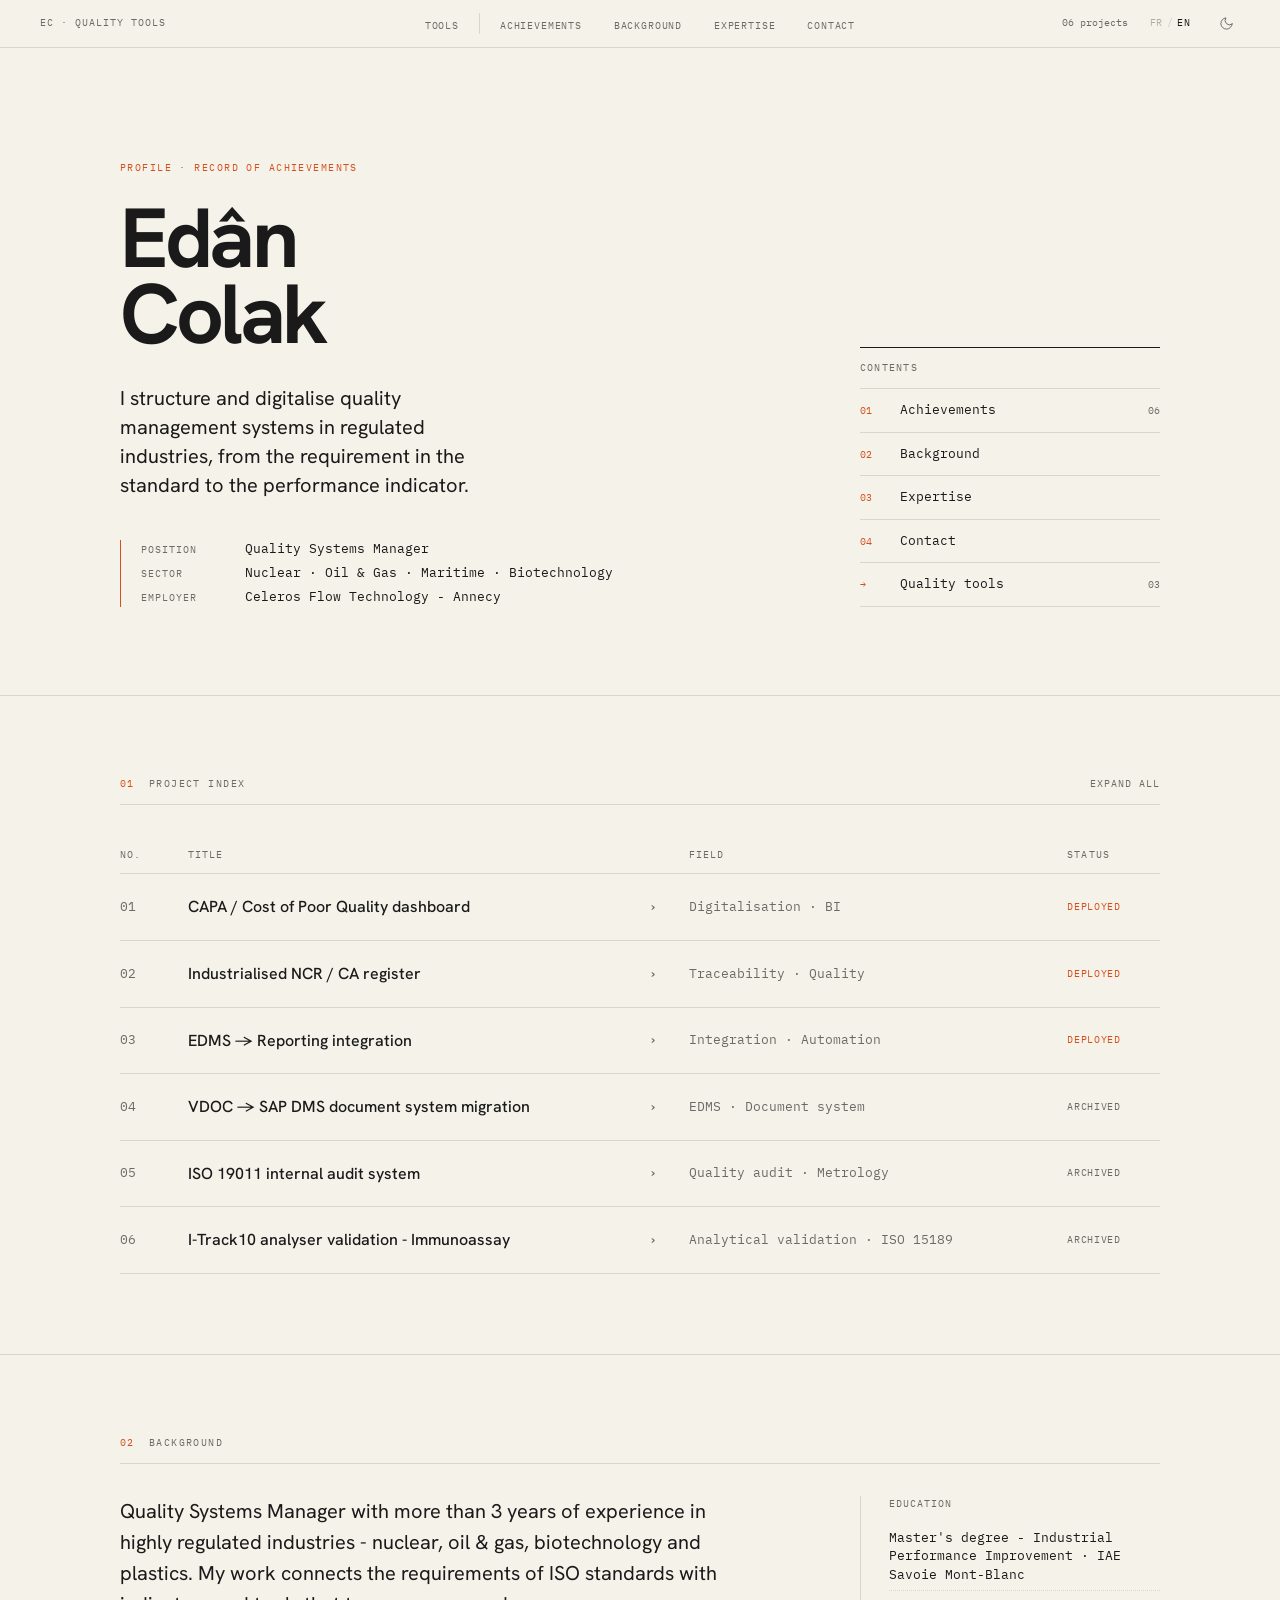
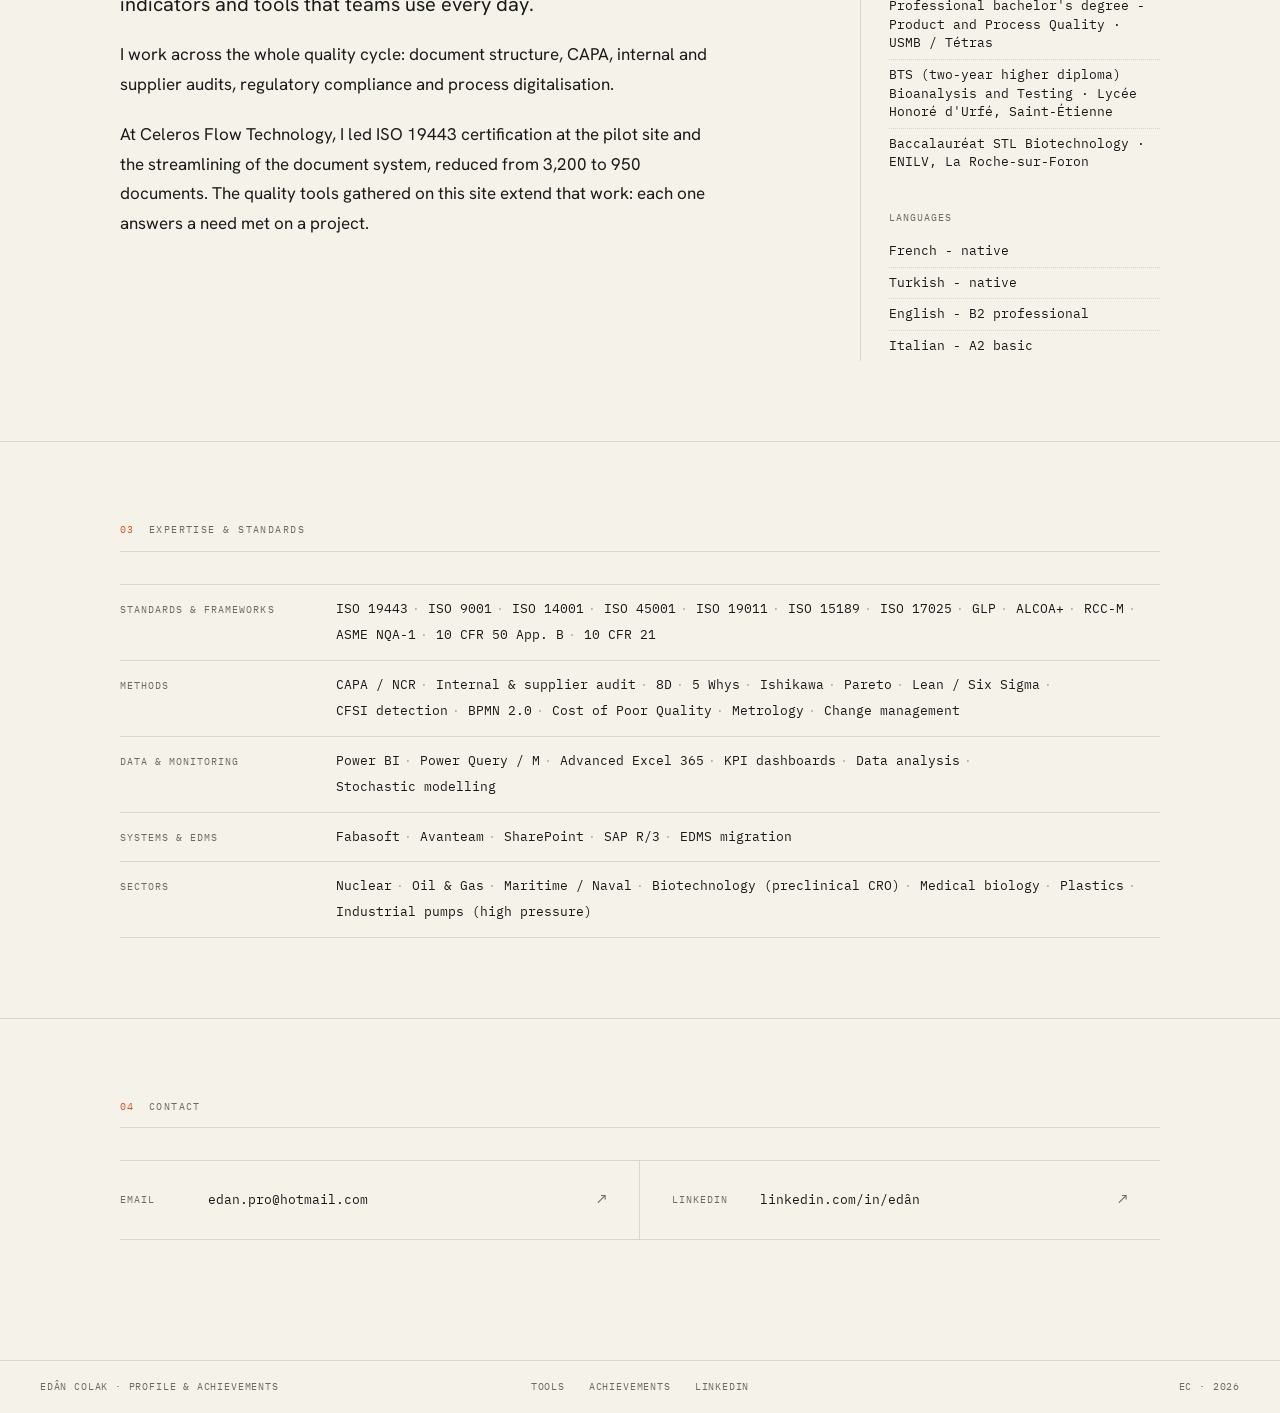
<file: profil/index.html>
<!DOCTYPE html>
<html lang="fr">
<head>
  <meta charset="UTF-8" />
  <meta name="viewport" content="width=device-width, initial-scale=1.0" />
  <title>Edân Colak · Profil &amp; réalisations · Gestionnaire Système Qualité</title>
  <meta name="description" content="Edân Colak, Gestionnaire Système Qualité en industries réglementées (nucléaire, oil &amp; gas, biotechnologie). Parcours, expertise et réalisations : digitalisation du SMQ, CAPA, GED, audit." />
  <meta name="author" content="Edân Colak" />
  <meta name="theme-color" content="#F5F2EA" media="(prefers-color-scheme: light)" />
  <meta name="theme-color" content="#17150F" media="(prefers-color-scheme: dark)" />
  <meta property="og:title" content="Edân Colak · Profil &amp; réalisations" />
  <meta property="og:description" content="Gestionnaire Système Qualité : parcours, expertise et réalisations (digitalisation QMS, CAPA, GED, audit)." />
  <meta property="og:type" content="website" />
  <meta property="og:locale" content="fr_FR" />
  <link rel="icon" type="image/png" sizes="32x32" href="../assets/icons/pro-favicon-32.png?v=4">
  <link rel="apple-touch-icon" href="../assets/icons/pro-apple-touch-icon.png?v=4">
  <link rel="manifest" href="../site.webmanifest">
  <meta name="apple-mobile-web-app-title" content="Edân Colak">
  <script>
    (function () {
      var t = localStorage.getItem('theme');
      if (t !== 'light' && t !== 'dark') {
        t = window.matchMedia('(prefers-color-scheme: dark)').matches ? 'dark' : 'light';
      }
      document.documentElement.setAttribute('data-theme', t);
    })();
  </script>
  <script src="../assets/i18n.js"></script>
  <link rel="preconnect" href="https://fonts.googleapis.com" />
  <link rel="preconnect" href="https://fonts.gstatic.com" crossorigin />
  <link href="https://fonts.googleapis.com/css2?family=Hanken+Grotesk:wght@300;400;500;600;700&family=IBM+Plex+Mono:wght@400;500&display=swap" rel="stylesheet" />
  <link rel="stylesheet" href="../assets/style.css" />
</head>
<body>

<a class="skip-link" href="#projets">Aller au contenu</a>

<!-- ═══ RUNNING HEADER ═══════════════════════════════════ -->
<header class="doc-header">
  <a class="doc-ref" href="../" aria-label="Accueil, outils qualité">EC · Outils qualité</a>
  <nav aria-label="Navigation principale">
    <ul class="doc-nav">
      <li><a href="../">Outils</a></li>
      <li class="nav-sep" aria-hidden="true"></li>
      <li><a href="#projets">Réalisations</a></li>
      <li class="nav-secondary"><a href="#profil">Parcours</a></li>
      <li class="nav-secondary"><a href="#expertise">Expertise</a></li>
      <li><a href="#contact">Contact</a></li>
    </ul>
  </nav>
  <div class="doc-header-right">
    <span class="doc-page">06 projets</span>
    <button class="theme-toggle" type="button" aria-label="Passer en mode sombre" title="Mode clair / sombre">
      <svg class="ico ico-moon" viewBox="0 0 24 24" fill="none" stroke="currentColor" stroke-width="1.6" stroke-linecap="round" stroke-linejoin="round" aria-hidden="true">
        <path d="M21 12.8A9 9 0 1 1 11.2 3a7 7 0 0 0 9.8 9.8z"/>
      </svg>
      <svg class="ico ico-sun" viewBox="0 0 24 24" fill="none" stroke="currentColor" stroke-width="1.6" stroke-linecap="round" stroke-linejoin="round" aria-hidden="true">
        <circle cx="12" cy="12" r="4"/>
        <path d="M12 2v2M12 20v2M4.9 4.9l1.4 1.4M17.7 17.7l1.4 1.4M2 12h2M20 12h2M4.9 19.1l1.4-1.4M17.7 6.3l1.4-1.4"/>
      </svg>
    </button>
  </div>
  <div class="scroll-progress" aria-hidden="true"></div>
</header>

<main>

<!-- ═══ MASTHEAD ═════════════════════════════════════════ -->
<section class="masthead" id="haut">
  <div class="masthead-grid">
    <div class="masthead-main">
      <p class="masthead-tag">Profil · Dossier de réalisations</p>
      <h1>Edân<br>Colak</h1>
      <p class="masthead-lede">
        Je structure et digitalise des systèmes qualité en industries réglementées,
        de l'exigence normative jusqu'à l'indicateur de pilotage.
      </p>
      <div class="masthead-meta">
        <div class="meta-row">
          <span class="meta-label">Fonction</span>
          <span class="meta-value">Gestionnaire Système Qualité</span>
        </div>
        <div class="meta-row">
          <span class="meta-label">Secteur</span>
          <span class="meta-value">Nucléaire · Oil &amp; Gas · Maritime · Biotechnologie</span>
        </div>
        <div class="meta-row">
          <span class="meta-label">Employeur</span>
          <span class="meta-value">Celeros Flow Technology - Annecy</span>
        </div>
      </div>
    </div>

    <nav class="toc" aria-label="Sommaire">
      <span class="toc-head mono-label">Sommaire</span>
      <ol>
        <li><a class="toc-item" href="#projets"><span class="toc-num">01</span>Réalisations<span class="toc-count">06</span></a></li>
        <li><a class="toc-item" href="#profil"><span class="toc-num">02</span>Parcours<span class="toc-count"></span></a></li>
        <li><a class="toc-item" href="#expertise"><span class="toc-num">03</span>Expertise<span class="toc-count"></span></a></li>
        <li><a class="toc-item" href="#contact"><span class="toc-num">04</span>Contact<span class="toc-count"></span></a></li>
        <li><a class="toc-item" href="../"><span class="toc-num">→</span>Outils qualité<span class="toc-count">03</span></a></li>
      </ol>
    </nav>
  </div>
</section>

<!-- ═══ 01 · INDEX DES PROJETS ════════════════════════════ -->
<section class="section" id="projets">
  <div class="section-wrap">
    <div class="section-label">
      <span><span class="sl-num">01</span>Index des projets</span>
      <button class="text-btn" type="button" data-expand-all aria-expanded="false">Tout déplier</button>
    </div>
    <table class="project-table" role="table" aria-label="Index des projets">
      <thead>
        <tr>
          <th scope="col">N°</th>
          <th scope="col">Titre</th>
          <th scope="col">Domaine</th>
          <th scope="col">Statut</th>
        </tr>
      </thead>
      <tbody>

        <!-- ══ 01 ══ -->
        <tr class="project-row" id="projet-01" data-id="01" aria-expanded="false" tabindex="0">
          <td class="proj-num">01</td>
          <td class="proj-title">Dashboard CAPA / Coût de Non-Qualité <span class="proj-arrow" aria-hidden="true">›</span></td>
          <td class="proj-domain">Digitalisation · BI</td>
          <td class="proj-status status-on">Déployé</td>
        </tr>
        <tr class="project-detail" id="detail-01" aria-hidden="true">
          <td colspan="4" class="detail-cell">
            <div class="detail-inner">
              <div class="detail-meta">
                <p class="detail-meta-head">01 / 06</p>
                <div class="dm-row"><span class="dm-key">Domaine</span><span class="dm-val">Digitalisation · BI</span></div>
                <div class="dm-row"><span class="dm-key">Rôle</span><span class="dm-val">Concepteur &amp; pilote qualité</span></div>
                <div class="dm-row"><span class="dm-key">Statut</span><span class="dm-val acc">Déployé</span></div>
              </div>
              <div class="detail-content">
                <div class="dc-block">
                  <p class="dc-head">Contexte</p>
                  <p>Le pilotage des non-conformités (CAPA) et du Coût de Non-Qualité reposait sur des extractions manuelles depuis la GED Fabasoft. Chaque reporting mensuel nécessitait plusieurs heures de consolidation.</p>
                </div>
                <div class="dc-block">
                  <p class="dc-head">Problème</p>
                  <p>Données fragmentées entre Fabasoft et SAP. Absence de suivi des délais en jours ouvrés. Pas de date de clôture exploitable dans la GED. Reporting non reproductible.</p>
                </div>
                <div class="dc-block">
                  <p class="dc-head">Approche</p>
                  <p>Extraction et transformation des données Fabasoft via Power Query/M pour calculer les délais en jours ouvrés. Modélisation en dashboard Power BI multi-vues (Données, Pilotage, Paramètres, Notice). Solution conçue pour pallier l'absence de date de clôture exploitable dans la GED.</p>
                </div>
                <div class="dc-block">
                  <p class="dc-head">Livrable</p>
                  <p>Dashboard Power BI déployé sur réseau interne. Reporting qualité mensuel accessible à la direction et aux gestionnaires.</p>
                </div>
                <div class="dc-block dc-result">
                  <p class="dc-head">Résultat</p>
                  <p>Reporting mensuel automatisé. Indicateur CNQ opérationnel. Délais CAPA tracés. Suppression de la consolidation manuelle.</p>
                </div>
              </div>
            </div>
            <div class="detail-figure-full">
              <svg class="figure-svg-full" viewBox="0 0 640 200" fill="none" stroke="currentColor" stroke-width="1" aria-hidden="true">
                <!-- Header -->
                <rect x="0" y="0" width="640" height="26" stroke-opacity=".4"/>
                <text x="12" y="18" font-family="IBM Plex Mono,monospace" font-size="9" fill="currentColor" stroke="none" opacity=".5">PILOTAGE CAPA · COÛT DE NON-QUALITÉ</text>
                <!-- KPI tiles -->
                <rect x="0"   y="26" width="148" height="54" stroke-opacity=".5"/>
                <text x="16"  y="56" font-family="IBM Plex Mono,monospace" font-size="26" fill="#D4501E" stroke="none" font-weight="700">24</text>
                <text x="16"  y="72" font-family="IBM Plex Mono,monospace" font-size="7" fill="currentColor" stroke="none" opacity=".5">CAPA EN COURS</text>
                <rect x="164" y="26" width="148" height="54" stroke-opacity=".5"/>
                <text x="180" y="56" font-family="IBM Plex Mono,monospace" font-size="26" fill="currentColor" stroke="none" font-weight="700">6</text>
                <text x="180" y="72" font-family="IBM Plex Mono,monospace" font-size="7" fill="currentColor" stroke="none" opacity=".5">CLÔTURÉES</text>
                <rect x="328" y="26" width="148" height="54" stroke-opacity=".5"/>
                <text x="344" y="56" font-family="IBM Plex Mono,monospace" font-size="26" fill="currentColor" stroke="none" font-weight="700">14 j</text>
                <text x="344" y="72" font-family="IBM Plex Mono,monospace" font-size="7" fill="currentColor" stroke="none" opacity=".5">DÉLAI MOYEN</text>
                <rect x="492" y="26" width="148" height="54" stroke-opacity=".5"/>
                <text x="508" y="56" font-family="IBM Plex Mono,monospace" font-size="22" fill="currentColor" stroke="none" font-weight="700">−12 %</text>
                <text x="508" y="72" font-family="IBM Plex Mono,monospace" font-size="7" fill="currentColor" stroke="none" opacity=".5">CNQ VS N−1</text>
                <!-- Chart -->
                <line x1="16" y1="188" x2="16"  y2="90" stroke-opacity=".3"/>
                <line x1="16" y1="188" x2="628" y2="188" stroke-opacity=".3"/>
                <rect x="36"  y="143" width="56" height="45" stroke-opacity=".4" fill="#D4501E" fill-opacity=".12"/>
                <rect x="116" y="123" width="56" height="65" stroke-opacity=".4" fill="#D4501E" fill-opacity=".08"/>
                <rect x="196" y="153" width="56" height="35" stroke-opacity=".4"/>
                <rect x="276" y="128" width="56" height="60" stroke-opacity=".4" fill="#D4501E" fill-opacity=".10"/>
                <rect x="356" y="148" width="56" height="40" stroke-opacity=".4"/>
                <rect x="436" y="110" width="56" height="78" stroke-opacity=".4" fill="#D4501E" fill-opacity=".08"/>
                <rect x="516" y="133" width="56" height="55" stroke-opacity=".4"/>
                <polyline points="64,146 144,126 224,155 304,131 384,150 464,113 544,136" stroke="#D4501E" stroke-opacity=".6" stroke-dasharray="4,3"/>
                <text x="38"  y="197" font-family="IBM Plex Mono,monospace" font-size="7" fill="currentColor" stroke="none" opacity=".4">Jan</text>
                <text x="118" y="197" font-family="IBM Plex Mono,monospace" font-size="7" fill="currentColor" stroke="none" opacity=".4">Fév</text>
                <text x="198" y="197" font-family="IBM Plex Mono,monospace" font-size="7" fill="currentColor" stroke="none" opacity=".4">Mar</text>
                <text x="278" y="197" font-family="IBM Plex Mono,monospace" font-size="7" fill="currentColor" stroke="none" opacity=".4">Avr</text>
                <text x="358" y="197" font-family="IBM Plex Mono,monospace" font-size="7" fill="currentColor" stroke="none" opacity=".4">Mai</text>
                <text x="438" y="197" font-family="IBM Plex Mono,monospace" font-size="7" fill="currentColor" stroke="none" opacity=".4">Jun</text>
                <text x="518" y="197" font-family="IBM Plex Mono,monospace" font-size="7" fill="currentColor" stroke="none" opacity=".4">Jul</text>
              </svg>
              <p class="figure-caption">Fig. 01 - Représentation schématique anonymisée du dashboard de pilotage CAPA</p>
            </div>
          </td>
        </tr>

        <!-- ══ 02 ══ -->
        <tr class="project-row" id="projet-02" data-id="02" aria-expanded="false" tabindex="0">
          <td class="proj-num">02</td>
          <td class="proj-title">Registre FNC/FA industrialisé <span class="proj-arrow" aria-hidden="true">›</span></td>
          <td class="proj-domain">Traçabilité · Qualité</td>
          <td class="proj-status status-on">Déployé</td>
        </tr>
        <tr class="project-detail" id="detail-02" aria-hidden="true">
          <td colspan="4" class="detail-cell">
            <div class="detail-inner">
              <div class="detail-meta">
                <p class="detail-meta-head">02 / 06</p>
                <div class="dm-row"><span class="dm-key">Domaine</span><span class="dm-val">Traçabilité · Qualité</span></div>
                <div class="dm-row"><span class="dm-key">Rôle</span><span class="dm-val">Gestionnaire qualité</span></div>
                <div class="dm-row"><span class="dm-key">Statut</span><span class="dm-val acc">Déployé</span></div>
              </div>
              <div class="detail-content">
                <div class="dc-block">
                  <p class="dc-head">Contexte</p>
                  <p>Le registre des Fiches de Non-Conformité et d'Actions Correctives était structuré en architecture multi-onglets fragmentée : une fiche, un onglet. Tout pilotage transversal était impossible.</p>
                </div>
                <div class="dc-block">
                  <p class="dc-head">Problème</p>
                  <p>Architecture difficile à faire évoluer, ressaisies multiples, pas de vue consolidée. La structure devait évoluer pour répondre pleinement aux exigences de traçabilité de l'ISO 19443.</p>
                </div>
                <div class="dc-block">
                  <p class="dc-head">Approche</p>
                  <p>Migration vers table consolidée plate (1 enregistrement / fiche). Structure à 4 vues : Données, Pilotage, Paramètres, Journal d'audit. Formulaire de saisie standardisé. Journal d'audit automatique intégré.</p>
                </div>
                <div class="dc-block">
                  <p class="dc-head">Livrable</p>
                  <p>Registre multi-vues déployé en production, intégrant pipeline de saisie, suivi des délais et reporting automatique.</p>
                </div>
                <div class="dc-block dc-result">
                  <p class="dc-head">Résultat</p>
                  <p>Zéro ressaisie. Traçabilité complète des non-conformités. Pilotage CAPA centralisé. Reporting transversal opérationnel. Conforme ISO 19443.</p>
                </div>
              </div>
            </div>
            <div class="detail-figure-full">
              <svg class="figure-svg-full" viewBox="0 0 640 200" fill="none" stroke="currentColor" stroke-width="1" aria-hidden="true">
                <!-- Header row -->
                <rect x="0" y="0" width="640" height="22"/>
                <text x="8" y="15" font-family="IBM Plex Mono,monospace" font-size="8" fill="currentColor" stroke="none" opacity=".5">RÉF.</text>
                <text x="120" y="15" font-family="IBM Plex Mono,monospace" font-size="8" fill="currentColor" stroke="none" opacity=".5">STATUT</text>
                <text x="250" y="15" font-family="IBM Plex Mono,monospace" font-size="8" fill="currentColor" stroke="none" opacity=".5">DÉLAI</text>
                <text x="350" y="15" font-family="IBM Plex Mono,monospace" font-size="8" fill="currentColor" stroke="none" opacity=".5">RESP.</text>
                <text x="450" y="15" font-family="IBM Plex Mono,monospace" font-size="8" fill="currentColor" stroke="none" opacity=".5">ORIGINE</text>
                <text x="560" y="15" font-family="IBM Plex Mono,monospace" font-size="8" fill="currentColor" stroke="none" opacity=".5">CNQ (€)</text>
                <!-- Column separators -->
                <line x1="110" y1="0"  x2="110" y2="200" stroke-opacity=".25"/>
                <line x1="240" y1="0"  x2="240" y2="200" stroke-opacity=".25"/>
                <line x1="340" y1="0"  x2="340" y2="200" stroke-opacity=".25"/>
                <line x1="440" y1="0"  x2="440" y2="200" stroke-opacity=".25"/>
                <line x1="548" y1="0"  x2="548" y2="200" stroke-opacity=".25"/>
                <!-- Row 1 - highlighted -->
                <rect x="0" y="22" width="640" height="26" fill="#D4501E" fill-opacity=".06" stroke="none"/>
                <line x1="0" y1="48" x2="640" y2="48"/>
                <text x="8"   y="40" font-family="IBM Plex Mono,monospace" font-size="9" fill="#D4501E" stroke="none">FNC-101</text>
                <text x="120" y="40" font-family="IBM Plex Mono,monospace" font-size="8" fill="currentColor" stroke="none" opacity=".7">EN COURS</text>
                <text x="250" y="40" font-family="IBM Plex Mono,monospace" font-size="8" fill="currentColor" stroke="none" opacity=".7">14 j</text>
                <text x="350" y="40" font-family="IBM Plex Mono,monospace" font-size="8" fill="currentColor" stroke="none" opacity=".6">QSY</text>
                <text x="450" y="40" font-family="IBM Plex Mono,monospace" font-size="8" fill="currentColor" stroke="none" opacity=".5">Client</text>
                <text x="556" y="40" font-family="IBM Plex Mono,monospace" font-size="8" fill="#D4501E" stroke="none" opacity=".8">1 250</text>
                <!-- Row 2 -->
                <line x1="0" y1="74" x2="640" y2="74" stroke-opacity=".5"/>
                <text x="8"   y="66" font-family="IBM Plex Mono,monospace" font-size="9" fill="currentColor" stroke="none" opacity=".6">FNC-098</text>
                <text x="120" y="66" font-family="IBM Plex Mono,monospace" font-size="8" fill="currentColor" stroke="none" opacity=".5">CLÔTURÉE</text>
                <text x="250" y="66" font-family="IBM Plex Mono,monospace" font-size="8" fill="currentColor" stroke="none" opacity=".5">22 j</text>
                <text x="350" y="66" font-family="IBM Plex Mono,monospace" font-size="8" fill="currentColor" stroke="none" opacity=".4">PROD</text>
                <text x="450" y="66" font-family="IBM Plex Mono,monospace" font-size="8" fill="currentColor" stroke="none" opacity=".4">Interne</text>
                <text x="556" y="66" font-family="IBM Plex Mono,monospace" font-size="8" fill="currentColor" stroke="none" opacity=".4">480</text>
                <!-- Row 3 -->
                <line x1="0" y1="100" x2="640" y2="100" stroke-opacity=".5"/>
                <text x="8"   y="92" font-family="IBM Plex Mono,monospace" font-size="9" fill="currentColor" stroke="none" opacity=".6">FNC-095</text>
                <text x="120" y="92" font-family="IBM Plex Mono,monospace" font-size="8" fill="currentColor" stroke="none" opacity=".5">CLÔTURÉE</text>
                <text x="250" y="92" font-family="IBM Plex Mono,monospace" font-size="8" fill="currentColor" stroke="none" opacity=".5">8 j</text>
                <text x="350" y="92" font-family="IBM Plex Mono,monospace" font-size="8" fill="currentColor" stroke="none" opacity=".4">QSY</text>
                <text x="450" y="92" font-family="IBM Plex Mono,monospace" font-size="8" fill="currentColor" stroke="none" opacity=".4">Fournisseur</text>
                <text x="556" y="92" font-family="IBM Plex Mono,monospace" font-size="8" fill="currentColor" stroke="none" opacity=".4">220</text>
                <!-- Row 4 -->
                <line x1="0" y1="126" x2="640" y2="126" stroke-opacity=".35"/>
                <text x="8"   y="118" font-family="IBM Plex Mono,monospace" font-size="9" fill="currentColor" stroke="none" opacity=".4">FNC-090</text>
                <text x="120" y="118" font-family="IBM Plex Mono,monospace" font-size="8" fill="currentColor" stroke="none" opacity=".35">CLÔTURÉE</text>
                <text x="250" y="118" font-family="IBM Plex Mono,monospace" font-size="8" fill="currentColor" stroke="none" opacity=".35">31 j</text>
                <text x="556" y="118" font-family="IBM Plex Mono,monospace" font-size="8" fill="currentColor" stroke="none" opacity=".3">890</text>
                <!-- Row 5 -->
                <line x1="0" y1="152" x2="640" y2="152" stroke-opacity=".25"/>
                <text x="8"   y="144" font-family="IBM Plex Mono,monospace" font-size="9" fill="currentColor" stroke="none" opacity=".3">FNC-087</text>
                <text x="120" y="144" font-family="IBM Plex Mono,monospace" font-size="8" fill="currentColor" stroke="none" opacity=".25">CLÔTURÉE</text>
                <!-- Footer note -->
                <text x="8" y="178" font-family="IBM Plex Mono,monospace" font-size="7" fill="currentColor" stroke="none" opacity=".35">1 enregistrement par fiche · pilotage transversal · journal d'audit intégré</text>
                <text x="8" y="192" font-family="IBM Plex Mono,monospace" font-size="7" fill="#D4501E" stroke="none" opacity=".7">Conforme ISO 19443 · traçabilité ALCOA+</text>
              </svg>
              <p class="figure-caption">Fig. 02 - Structure schématique du registre FNC/FA consolidé (anonymisé)</p>
            </div>
          </td>
        </tr>

        <!-- ══ 03 ══ -->
        <tr class="project-row" id="projet-03" data-id="03" aria-expanded="false" tabindex="0">
          <td class="proj-num">03</td>
          <td class="proj-title">Interconnexion GED → Reporting <span class="proj-arrow" aria-hidden="true">›</span></td>
          <td class="proj-domain">Intégration · Automatisation</td>
          <td class="proj-status status-on">Déployé</td>
        </tr>
        <tr class="project-detail" id="detail-03" aria-hidden="true">
          <td colspan="4" class="detail-cell">
            <div class="detail-inner">
              <div class="detail-meta">
                <p class="detail-meta-head">03 / 06</p>
                <div class="dm-row"><span class="dm-key">Domaine</span><span class="dm-val">Intégration · Automatisation</span></div>
                <div class="dm-row"><span class="dm-key">Rôle</span><span class="dm-val">Pilote qualité · Architecte données</span></div>
                <div class="dm-row"><span class="dm-key">Statut</span><span class="dm-val acc">Déployé</span></div>
              </div>
              <div class="detail-content">
                <div class="dc-block">
                  <p class="dc-head">Contexte</p>
                  <p>La GED Fabasoft ne proposait pas d'export structuré natif. Les données nécessaires aux KPI qualité devaient être extraites manuellement, colonne par colonne, depuis l'interface web.</p>
                </div>
                <div class="dc-block">
                  <p class="dc-head">Problème</p>
                  <p>Données GED non exploitables directement dans les pipelines BI. Extraction manuelle chronophage et source d'erreurs.</p>
                </div>
                <div class="dc-block">
                  <p class="dc-head">Approche</p>
                  <p>Mise en place d'une chaîne d'extraction structurée depuis l'interface Fabasoft. Pipeline Power Query/M connecté aux exports SAP QM11/QM15/QM19. Assemblage des deux flux pour alimenter automatiquement les dashboards KPI sans saisie manuelle.</p>
                </div>
                <div class="dc-block">
                  <p class="dc-head">Livrable</p>
                  <p>Pipeline d'extraction GED opérationnel, alimentant automatiquement les indicateurs de suivi CAPA et reporting qualité.</p>
                </div>
                <div class="dc-block dc-result">
                  <p class="dc-head">Résultat</p>
                  <p>Interconnexion GED ↔ BI opérationnelle. Données exploitables sans intervention manuelle. Alimentation automatique des dashboards KPI.</p>
                </div>
              </div>
            </div>
            <div class="detail-figure-full">
              <svg class="figure-svg-full" viewBox="0 0 640 200" fill="none" stroke="currentColor" stroke-width="1" aria-hidden="true">
                <!-- Source box: GED Fabasoft -->
                <rect x="0" y="50" width="160" height="100"/>
                <text x="12" y="85" font-family="IBM Plex Mono,monospace" font-size="8" fill="currentColor" stroke="none" opacity=".5">GED</text>
                <text x="12" y="104" font-family="IBM Plex Mono,monospace" font-size="13" fill="currentColor" stroke="none" font-weight="500">Fabasoft</text>
                <text x="12" y="122" font-family="IBM Plex Mono,monospace" font-size="8" fill="currentColor" stroke="none" opacity=".4">CAPA · FNC · NCR</text>
                <text x="12" y="137" font-family="IBM Plex Mono,monospace" font-size="8" fill="currentColor" stroke="none" opacity=".4">+ SAP QM11/QM15/QM19</text>
                <!-- Arrow 1 -->
                <line x1="160" y1="100" x2="228" y2="100"/>
                <polygon points="226,95 238,100 226,105" fill="currentColor" stroke="none" opacity=".5"/>
                <text x="168" y="90" font-family="IBM Plex Mono,monospace" font-size="7" fill="currentColor" stroke="none" opacity=".4">extraction</text>
                <text x="168" y="115" font-family="IBM Plex Mono,monospace" font-size="7" fill="currentColor" stroke="none" opacity=".4">structurée</text>
                <!-- Transform box: Power Query -->
                <rect x="238" y="50" width="164" height="100" fill="#D4501E" fill-opacity=".04"/>
                <text x="252" y="85" font-family="IBM Plex Mono,monospace" font-size="8" fill="currentColor" stroke="none" opacity=".5">TRANSFORMATION</text>
                <text x="252" y="104" font-family="IBM Plex Mono,monospace" font-size="13" fill="currentColor" stroke="none" font-weight="500">Power Query</text>
                <text x="252" y="122" font-family="IBM Plex Mono,monospace" font-size="8" fill="#D4501E" stroke="none" opacity=".7">Jours ouvrés · Délais</text>
                <text x="252" y="137" font-family="IBM Plex Mono,monospace" font-size="8" fill="currentColor" stroke="none" opacity=".4">Consolidation multi-sources</text>
                <!-- Arrow 2 -->
                <line x1="402" y1="100" x2="468" y2="100"/>
                <polygon points="466,95 478,100 466,105" fill="currentColor" stroke="none" opacity=".5"/>
                <text x="410" y="90" font-family="IBM Plex Mono,monospace" font-size="7" fill="currentColor" stroke="none" opacity=".4">alimentation</text>
                <text x="410" y="115" font-family="IBM Plex Mono,monospace" font-size="7" fill="currentColor" stroke="none" opacity=".4">automatique</text>
                <!-- Output box: Power BI -->
                <rect x="478" y="50" width="162" height="100"/>
                <text x="492" y="85" font-family="IBM Plex Mono,monospace" font-size="8" fill="currentColor" stroke="none" opacity=".5">REPORTING</text>
                <text x="492" y="104" font-family="IBM Plex Mono,monospace" font-size="13" fill="currentColor" stroke="none" font-weight="500">Power BI</text>
                <text x="492" y="122" font-family="IBM Plex Mono,monospace" font-size="8" fill="currentColor" stroke="none" opacity=".4">Dashboards KPI</text>
                <text x="492" y="137" font-family="IBM Plex Mono,monospace" font-size="8" fill="currentColor" stroke="none" opacity=".4">Direction · Gestion</text>
                <!-- Bottom notes -->
                <text x="0"  y="178" font-family="IBM Plex Mono,monospace" font-size="7.5" fill="currentColor" stroke="none" opacity=".35">- données exploitables sans ressaisie manuelle</text>
                <text x="0"  y="193" font-family="IBM Plex Mono,monospace" font-size="7.5" fill="#D4501E" stroke="none" opacity=".7">- KPI qualité actualisés en continu</text>
              </svg>
              <p class="figure-caption">Fig. 03 - Flux d'extraction GED → BI (schéma d'architecture)</p>
            </div>
          </td>
        </tr>

        <!-- ══ 04 ══ -->
        <tr class="project-row" id="projet-04" data-id="04" aria-expanded="false" tabindex="0">
          <td class="proj-num">04</td>
          <td class="proj-title">Migration référentiel VDOC → SAP DMS <span class="proj-arrow" aria-hidden="true">›</span></td>
          <td class="proj-domain">GED · Référentiel documentaire</td>
          <td class="proj-status status-off">Archivé</td>
        </tr>
        <tr class="project-detail" id="detail-04" aria-hidden="true">
          <td colspan="4" class="detail-cell">
            <div class="detail-inner">
              <div class="detail-meta">
                <p class="detail-meta-head">04 / 06</p>
                <div class="dm-row"><span class="dm-key">Domaine</span><span class="dm-val">GED · Référentiel</span></div>
                <div class="dm-row"><span class="dm-key">Rôle</span><span class="dm-val">Chef de projet qualité</span></div>
                <div class="dm-row"><span class="dm-key">Volume</span><span class="dm-val acc">900+ références</span></div>
                <div class="dm-row"><span class="dm-key">Statut</span><span class="dm-val">Archivé</span></div>
              </div>
              <div class="detail-content">
                <div class="dc-block">
                  <p class="dc-head">Contexte</p>
                  <p>La GED historique (VDOC) faisait l'objet d'une migration vers SAP DMS. Le référentiel documentaire qualité (900+ références) devait être standardisé dans le cadre de cette migration.</p>
                </div>
                <div class="dc-block">
                  <p class="dc-head">Problème</p>
                  <p>Nomenclature documentaire hétérogène héritée : préfixes inconsistants, numérotations multiples, versions non standardisées. Incompatible avec la structure SAP DMS.</p>
                </div>
                <div class="dc-block">
                  <p class="dc-head">Approche</p>
                  <p>Définition d'une nomenclature unifiée (préfixe type + numérotation séquentielle) et d'un versioning numérique strict. Mapping des 900+ références VDOC vers la nouvelle nomenclature. Migration et vérification systématique.</p>
                </div>
                <div class="dc-block">
                  <p class="dc-head">Livrable</p>
                  <p>Référentiel documentaire migré et unifié dans SAP DMS. Nomenclature documentée. Procédure de gestion des nouveaux documents.</p>
                </div>
                <div class="dc-block dc-result">
                  <p class="dc-head">Résultat</p>
                  <p>900+ documents migrés. Référentiel documentaire unique couvrant l'ensemble du système qualité. Versioning strict appliqué. Principes ALCOA+ respectés.</p>
                </div>
              </div>
            </div>
            <div class="detail-figure-full">
              <svg class="figure-svg-full" viewBox="0 0 640 200" fill="none" stroke="currentColor" stroke-width="1" aria-hidden="true">
                <!-- Left: VDOC legacy -->
                <text x="4" y="16" font-family="IBM Plex Mono,monospace" font-size="9" fill="currentColor" stroke="none" opacity=".4">VDOC - état initial</text>
                <rect x="0" y="22" width="260" height="148"/>
                <line x1="0"  y1="40" x2="260" y2="40" stroke-opacity=".5"/>
                <line x1="0"  y1="60" x2="260" y2="60" stroke-opacity=".4"/>
                <line x1="0"  y1="80" x2="260" y2="80" stroke-opacity=".4"/>
                <line x1="0"  y1="100" x2="260" y2="100" stroke-opacity=".3"/>
                <line x1="0"  y1="120" x2="260" y2="120" stroke-opacity=".3"/>
                <line x1="0"  y1="140" x2="260" y2="140" stroke-opacity=".3"/>
                <line x1="0"  y1="158" x2="260" y2="158" stroke-opacity=".2"/>
                <text x="8"  y="35" font-family="IBM Plex Mono,monospace" font-size="8" fill="currentColor" stroke="none" opacity=".6">doc_A_v2.doc</text>
                <text x="8"  y="55" font-family="IBM Plex Mono,monospace" font-size="8" fill="currentColor" stroke="none" opacity=".6">proc_final_v3_NEW.doc</text>
                <text x="8"  y="75" font-family="IBM Plex Mono,monospace" font-size="8" fill="currentColor" stroke="none" opacity=".5">WI_B.rev2 - copie (1).doc</text>
                <text x="8"  y="95" font-family="IBM Plex Mono,monospace" font-size="8" fill="currentColor" stroke="none" opacity=".5">procedure_finale_ok.doc</text>
                <text x="8"  y="115" font-family="IBM Plex Mono,monospace" font-size="8" fill="currentColor" stroke="none" opacity=".4">FORM_v1_FINAL.docx</text>
                <text x="8"  y="135" font-family="IBM Plex Mono,monospace" font-size="8" fill="currentColor" stroke="none" opacity=".4">instruction_technique_2.doc</text>
                <text x="8"  y="153" font-family="IBM Plex Mono,monospace" font-size="8" fill="currentColor" stroke="none" opacity=".3">…</text>
                <text x="8"  y="164" font-family="IBM Plex Mono,monospace" font-size="7" fill="currentColor" stroke="none" opacity=".3">900+ références hétérogènes</text>
                <!-- Arrow -->
                <line x1="260" y1="96" x2="308" y2="96"/>
                <polygon points="306,91 318,96 306,101" fill="#D4501E" stroke="none" opacity=".7"/>
                <text x="265" y="87" font-family="IBM Plex Mono,monospace" font-size="7.5" fill="#D4501E" stroke="none" opacity=".8">migration</text>
                <text x="265" y="108" font-family="IBM Plex Mono,monospace" font-size="7.5" fill="currentColor" stroke="none" opacity=".4">+ normalisation</text>
                <!-- Right: SAP DMS clean -->
                <text x="324" y="16" font-family="IBM Plex Mono,monospace" font-size="9" fill="currentColor" stroke="none" opacity=".4">SAP DMS - nomenclature unifiée</text>
                <rect x="318" y="22" width="322" height="148" fill="#D4501E" fill-opacity=".03"/>
                <line x1="318" y1="40" x2="640" y2="40"/>
                <text x="326" y="35" font-family="IBM Plex Mono,monospace" font-size="8" fill="currentColor" stroke="none" opacity=".45">TYPE</text>
                <text x="420" y="35" font-family="IBM Plex Mono,monospace" font-size="8" fill="currentColor" stroke="none" opacity=".45">N°</text>
                <text x="510" y="35" font-family="IBM Plex Mono,monospace" font-size="8" fill="currentColor" stroke="none" opacity=".45">VERSION</text>
                <line x1="318" y1="60" x2="640" y2="60" stroke-opacity=".5"/>
                <text x="326" y="55" font-family="IBM Plex Mono,monospace" font-size="8" fill="currentColor" stroke="none" opacity=".7">PRC</text>
                <text x="420" y="55" font-family="IBM Plex Mono,monospace" font-size="8" fill="currentColor" stroke="none" opacity=".7">001</text>
                <text x="510" y="55" font-family="IBM Plex Mono,monospace" font-size="8" fill="currentColor" stroke="none" opacity=".7">01</text>
                <line x1="318" y1="80" x2="640" y2="80" stroke-opacity=".4"/>
                <text x="326" y="75" font-family="IBM Plex Mono,monospace" font-size="8" fill="currentColor" stroke="none" opacity=".6">PRC</text>
                <text x="420" y="75" font-family="IBM Plex Mono,monospace" font-size="8" fill="currentColor" stroke="none" opacity=".6">002</text>
                <text x="510" y="75" font-family="IBM Plex Mono,monospace" font-size="8" fill="currentColor" stroke="none" opacity=".6">03</text>
                <line x1="318" y1="100" x2="640" y2="100" stroke-opacity=".4"/>
                <text x="326" y="95" font-family="IBM Plex Mono,monospace" font-size="8" fill="currentColor" stroke="none" opacity=".6">WI</text>
                <text x="420" y="95" font-family="IBM Plex Mono,monospace" font-size="8" fill="currentColor" stroke="none" opacity=".6">047</text>
                <text x="510" y="95" font-family="IBM Plex Mono,monospace" font-size="8" fill="currentColor" stroke="none" opacity=".6">02</text>
                <line x1="318" y1="120" x2="640" y2="120" stroke-opacity=".3"/>
                <text x="326" y="115" font-family="IBM Plex Mono,monospace" font-size="8" fill="currentColor" stroke="none" opacity=".5">FRM</text>
                <text x="420" y="115" font-family="IBM Plex Mono,monospace" font-size="8" fill="currentColor" stroke="none" opacity=".5">012</text>
                <text x="510" y="115" font-family="IBM Plex Mono,monospace" font-size="8" fill="currentColor" stroke="none" opacity=".5">01</text>
                <line x1="318" y1="140" x2="640" y2="140" stroke-opacity=".3"/>
                <text x="326" y="135" font-family="IBM Plex Mono,monospace" font-size="8" fill="currentColor" stroke="none" opacity=".4">IT</text>
                <text x="420" y="135" font-family="IBM Plex Mono,monospace" font-size="8" fill="currentColor" stroke="none" opacity=".4">078</text>
                <text x="510" y="135" font-family="IBM Plex Mono,monospace" font-size="8" fill="currentColor" stroke="none" opacity=".4">01</text>
                <text x="326" y="162" font-family="IBM Plex Mono,monospace" font-size="7" fill="#D4501E" stroke="none" opacity=".7">900+ références · nomenclature unifiée</text>
                <!-- Footer -->
                <text x="0"  y="185" font-family="IBM Plex Mono,monospace" font-size="7.5" fill="currentColor" stroke="none" opacity=".35">Versioning numérique strict · Référentiel documentaire unique</text>
                <text x="0"  y="198" font-family="IBM Plex Mono,monospace" font-size="7.5" fill="#D4501E" stroke="none" opacity=".7">ALCOA+ · Traçabilité SAP DMS</text>
              </svg>
              <p class="figure-caption">Fig. 04 - Migration VDOC → SAP DMS : standardisation de la nomenclature (schéma)</p>
            </div>
          </td>
        </tr>

        <!-- ══ 05 ══ -->
        <tr class="project-row" id="projet-05" data-id="05" aria-expanded="false" tabindex="0">
          <td class="proj-num">05</td>
          <td class="proj-title">Système d'audit interne ISO 19011 <span class="proj-arrow" aria-hidden="true">›</span></td>
          <td class="proj-domain">Audit qualité · Métrologie</td>
          <td class="proj-status status-off">Archivé</td>
        </tr>
        <tr class="project-detail" id="detail-05" aria-hidden="true">
          <td colspan="4" class="detail-cell">
            <div class="detail-inner">
              <div class="detail-meta">
                <p class="detail-meta-head">05 / 06</p>
                <div class="dm-row"><span class="dm-key">Domaine</span><span class="dm-val">Audit qualité · ISO 19011</span></div>
                <div class="dm-row"><span class="dm-key">Rôle</span><span class="dm-val">Assistant manager qualité</span></div>
                <div class="dm-row"><span class="dm-key">Statut</span><span class="dm-val">Archivé</span></div>
              </div>
              <div class="detail-content">
                <div class="dc-block">
                  <p class="dc-head">Contexte</p>
                  <p>TransCure bioServices, laboratoire de recherche contractuelle spécialisé dans les modèles murins humanisés. Aucun processus d'audit interne formalisé n'existait à mon arrivée en alternance.</p>
                </div>
                <div class="dc-block">
                  <p class="dc-head">Problème</p>
                  <p>Absence de processus d'audit interne conforme ISO 19011 : pas de trames de rapport standardisées, pas d'indicateurs de suivi. Contrôle métrologique des balances de précision non systématisé, risque sur la fiabilité des mesures en environnement préclinique.</p>
                </div>
                <div class="dc-block">
                  <p class="dc-head">Approche</p>
                  <p>Conception et déploiement d'un processus d'audit interne conforme ISO 19011 : procédures, trames de rapport, indicateurs de suivi. Réalisation d'audits en autonomie sur trois domaines (cytométrie, culture cellulaire, histologie). Mise en place d'un contrôle métrologique quotidien des balances de précision par vérification externe à étalons standardisés. Suivi des CAPA associées aux écarts constatés.</p>
                </div>
                <div class="dc-block">
                  <p class="dc-head">Livrable</p>
                  <p>Système d'audit interne opérationnel (procédures, trames, indicateurs) et programme de contrôle métrologique quotidien des équipements critiques.</p>
                </div>
                <div class="dc-block dc-result">
                  <p class="dc-head">Résultat</p>
                  <p>Structuration complète d'un processus auparavant informel. Trois domaines audités en autonomie. Fiabilité des mesures renforcée en environnement préclinique. CAPA associées suivies jusqu'à clôture.</p>
                </div>
              </div>
            </div>
            <div class="detail-figure-full">
              <svg class="figure-svg-full" viewBox="0 0 640 200" fill="none" stroke="currentColor" stroke-width="1" aria-hidden="true">
                <!-- Header -->
                <rect x="0" y="0" width="640" height="26" stroke-opacity=".4"/>
                <text x="12" y="18" font-family="IBM Plex Mono,monospace" font-size="9" fill="currentColor" stroke="none" opacity=".5">PROGRAMME D'AUDIT INTERNE · ISO 19011</text>
                <!-- Audit domain rows -->
                <line x1="0" y1="26" x2="640" y2="26" stroke-opacity=".4"/>
                <text x="12" y="44" font-family="IBM Plex Mono,monospace" font-size="8" fill="currentColor" stroke="none" opacity=".5">DOMAINE</text>
                <text x="300" y="44" font-family="IBM Plex Mono,monospace" font-size="8" fill="currentColor" stroke="none" opacity=".5">STATUT</text>
                <text x="440" y="44" font-family="IBM Plex Mono,monospace" font-size="8" fill="currentColor" stroke="none" opacity=".5">ÉCARTS</text>
                <line x1="0" y1="50" x2="640" y2="50" stroke-opacity=".3"/>
                <rect x="0" y="50" width="640" height="24" fill="#D4501E" fill-opacity=".05" stroke="none"/>
                <text x="12" y="66" font-family="IBM Plex Mono,monospace" font-size="9" fill="currentColor" stroke="none" opacity=".7">Cytométrie</text>
                <text x="300" y="66" font-family="IBM Plex Mono,monospace" font-size="8" fill="#D4501E" stroke="none" opacity=".8">RÉALISÉ</text>
                <text x="440" y="66" font-family="IBM Plex Mono,monospace" font-size="8" fill="currentColor" stroke="none" opacity=".5">2 CAPA</text>
                <line x1="0" y1="74" x2="640" y2="74" stroke-opacity=".3"/>
                <text x="12" y="90" font-family="IBM Plex Mono,monospace" font-size="9" fill="currentColor" stroke="none" opacity=".6">Culture cellulaire</text>
                <text x="300" y="90" font-family="IBM Plex Mono,monospace" font-size="8" fill="currentColor" stroke="none" opacity=".6">RÉALISÉ</text>
                <text x="440" y="90" font-family="IBM Plex Mono,monospace" font-size="8" fill="currentColor" stroke="none" opacity=".4">1 CAPA</text>
                <line x1="0" y1="98" x2="640" y2="98" stroke-opacity=".3"/>
                <text x="12" y="114" font-family="IBM Plex Mono,monospace" font-size="9" fill="currentColor" stroke="none" opacity=".6">Histologie</text>
                <text x="300" y="114" font-family="IBM Plex Mono,monospace" font-size="8" fill="currentColor" stroke="none" opacity=".6">RÉALISÉ</text>
                <text x="440" y="114" font-family="IBM Plex Mono,monospace" font-size="8" fill="currentColor" stroke="none" opacity=".4">0 CAPA</text>
                <line x1="0" y1="122" x2="640" y2="122" stroke-opacity=".4"/>
                <!-- Metrology strip -->
                <text x="12" y="140" font-family="IBM Plex Mono,monospace" font-size="8" fill="currentColor" stroke="none" opacity=".5">CONTRÔLE MÉTROLOGIQUE - BALANCES DE PRÉCISION</text>
                <g font-family="IBM Plex Mono,monospace" font-size="7" fill="#D4501E" stroke="none" opacity=".7">
                  <text x="12"  y="156" data-en="M">L</text><text x="40"  y="156" data-en="T">M</text><text x="68"  y="156" data-en="W">M</text><text x="96"  y="156" data-en="T">J</text><text x="124" y="156" data-en="F">V</text>
                  <text x="152" y="156" data-en="M">L</text><text x="180" y="156" data-en="T">M</text><text x="208" y="156" data-en="W">M</text><text x="236" y="156" data-en="T">J</text><text x="264" y="156" data-en="F">V</text>
                </g>
                <g stroke="#D4501E" stroke-opacity=".5">
                  <rect x="8" y="148" width="10" height="10"/><rect x="36" y="148" width="10" height="10"/><rect x="64" y="148" width="10" height="10"/><rect x="92" y="148" width="10" height="10"/><rect x="120" y="148" width="10" height="10"/>
                  <rect x="148" y="148" width="10" height="10"/><rect x="176" y="148" width="10" height="10"/><rect x="204" y="148" width="10" height="10"/><rect x="232" y="148" width="10" height="10"/><rect x="260" y="148" width="10" height="10"/>
                </g>
                <text x="12" y="184" font-family="IBM Plex Mono,monospace" font-size="7.5" fill="currentColor" stroke="none" opacity=".35">Vérification quotidienne par étalons standardisés</text>
                <text x="12" y="198" font-family="IBM Plex Mono,monospace" font-size="7.5" fill="#D4501E" stroke="none" opacity=".7">Conforme ISO 19011 · BPL</text>
              </svg>
              <p class="figure-caption">Fig. 05 - Programme d'audit interne et contrôle métrologique quotidien</p>
            </div>
          </td>
        </tr>

        <!-- ══ 06 ══ -->
        <tr class="project-row" id="projet-06" data-id="06" aria-expanded="false" tabindex="0">
          <td class="proj-num">06</td>
          <td class="proj-title">Validation automate I-Track10 - Immunodosage <span class="proj-arrow" aria-hidden="true">›</span></td>
          <td class="proj-domain">Validation analytique · ISO 15189</td>
          <td class="proj-status status-off">Archivé</td>
        </tr>
        <tr class="project-detail" id="detail-06" aria-hidden="true">
          <td colspan="4" class="detail-cell">
            <div class="detail-inner">
              <div class="detail-meta">
                <p class="detail-meta-head">06 / 06</p>
                <div class="dm-row"><span class="dm-key">Domaine</span><span class="dm-val">Validation analytique · ISO 15189</span></div>
                <div class="dm-row"><span class="dm-key">Rôle</span><span class="dm-val">Technicien de laboratoire - stage</span></div>
                <div class="dm-row"><span class="dm-key">Statut</span><span class="dm-val">Archivé</span></div>
              </div>
              <div class="detail-content">
                <div class="dc-block">
                  <p class="dc-head">Contexte</p>
                  <p>Plateforme d'immunologie du CHU de Saint-Étienne, dans le contexte de la certification ISO 15189. Toute nouvelle méthode analytique devait être validée avant intégration en routine.</p>
                </div>
                <div class="dc-block">
                  <p class="dc-head">Problème</p>
                  <p>L'automate I-Track10 (Theradiag), destiné à l'immunodosage de biothérapies (adalimumab, infliximab) pour le suivi thérapeutique de maladies inflammatoires chroniques, devait être validé selon les exigences ISO 15189 avant mise en routine.</p>
                </div>
                <div class="dc-block">
                  <p class="dc-head">Approche</p>
                  <p>Validation d'une méthode d'immunofluorescence indirecte (anti-actine F) et de l'automate I-Track10. Évaluation des critères de performance analytique : sensibilité, spécificité, fidélité, reproductibilité, linéarité, limites de détection - validation intra- et inter-série. Analyse statistique des résultats.</p>
                </div>
                <div class="dc-block">
                  <p class="dc-head">Livrable</p>
                  <p>Dossier de validation analytique documenté, conforme ISO 15189, appuyant l'intégration de l'automate en routine.</p>
                </div>
                <div class="dc-block dc-result">
                  <p class="dc-head">Résultat</p>
                  <p>Automate validé et intégré en routine pour le suivi thérapeutique des maladies inflammatoires chroniques. Traçabilité documentaire des validations renforcée.</p>
                </div>
              </div>
            </div>
            <div class="detail-figure-full">
              <svg class="figure-svg-full" viewBox="0 0 640 200" fill="none" stroke="currentColor" stroke-width="1" aria-hidden="true">
                <!-- Header -->
                <rect x="0" y="0" width="640" height="26" stroke-opacity=".4"/>
                <text x="12" y="18" font-family="IBM Plex Mono,monospace" font-size="9" fill="currentColor" stroke="none" opacity=".5">VALIDATION ANALYTIQUE · AUTOMATE I-TRACK10</text>
                <!-- Axes -->
                <line x1="60" y1="180" x2="60"  y2="40" stroke-opacity=".3"/>
                <line x1="60" y1="180" x2="624" y2="180" stroke-opacity=".3"/>
                <!-- Bars: performance criteria -->
                <rect x="84"  y="70"  width="56" height="110" stroke-opacity=".4" fill="#D4501E" fill-opacity=".10"/>
                <text x="86"  y="62" font-family="IBM Plex Mono,monospace" font-size="8" fill="#D4501E" stroke="none" opacity=".8">98 %</text>
                <text x="80"  y="192" font-family="IBM Plex Mono,monospace" font-size="7" fill="currentColor" stroke="none" opacity=".45">Sensibilité</text>
                <rect x="172" y="82"  width="56" height="98"  stroke-opacity=".4"/>
                <text x="176" y="74" font-family="IBM Plex Mono,monospace" font-size="8" fill="currentColor" stroke="none" opacity=".6">95 %</text>
                <text x="168" y="192" font-family="IBM Plex Mono,monospace" font-size="7" fill="currentColor" stroke="none" opacity=".45">Spécificité</text>
                <rect x="260" y="60"  width="56" height="120" stroke-opacity=".4" fill="#D4501E" fill-opacity=".08"/>
                <text x="264" y="52" font-family="IBM Plex Mono,monospace" font-size="8" fill="currentColor" stroke="none" opacity=".7">CV &lt; 5 %</text>
                <text x="268" y="192" font-family="IBM Plex Mono,monospace" font-size="7" fill="currentColor" stroke="none" opacity=".45">Fidélité</text>
                <rect x="348" y="90"  width="56" height="90"  stroke-opacity=".4"/>
                <text x="350" y="82" font-family="IBM Plex Mono,monospace" font-size="8" fill="currentColor" stroke="none" opacity=".6">r² &gt; 0.99</text>
                <text x="358" y="192" font-family="IBM Plex Mono,monospace" font-size="7" fill="currentColor" stroke="none" opacity=".45">Linéarité</text>
                <rect x="436" y="76"  width="56" height="104" stroke-opacity=".4" fill="#D4501E" fill-opacity=".08"/>
                <text x="432" y="68" font-family="IBM Plex Mono,monospace" font-size="8" fill="currentColor" stroke="none" opacity=".7">intra/inter</text>
                <text x="424" y="192" font-family="IBM Plex Mono,monospace" font-size="7" fill="currentColor" stroke="none" opacity=".45">Reproductibilité</text>
                <rect x="524" y="100" width="56" height="80"  stroke-opacity=".4"/>
                <text x="522" y="92" font-family="IBM Plex Mono,monospace" font-size="8" fill="currentColor" stroke="none" opacity=".6">LOD basse</text>
                <text x="520" y="192" font-family="IBM Plex Mono,monospace" font-size="7" fill="currentColor" stroke="none" opacity=".45">Limite détect.</text>
                <text x="12" y="200" font-family="IBM Plex Mono,monospace" font-size="7.5" fill="#D4501E" stroke="none" opacity=".7">Adalimumab · Infliximab - validation intra- et inter-série</text>
              </svg>
              <p class="figure-caption">Fig. 06 - Critères de performance analytique validés (schéma illustratif - valeurs indicatives)</p>
            </div>
          </td>
        </tr>

      </tbody>
    </table>
  </div>
</section>

<!-- ═══ 02 · PARCOURS ═════════════════════════════════════ -->
<section class="section" id="profil">
  <div class="section-wrap">
    <div class="section-label"><span><span class="sl-num">02</span>Parcours</span></div>
    <div class="profile-grid">
      <div class="profile-text">
        <p>
          Gestionnaire Système Qualité avec plus de 3 ans d'expérience en industries hautement
          réglementées - nucléaire, oil &amp; gas, biotechnologie et plasturgie. Mon travail relie
          les exigences des référentiels ISO à des indicateurs et des outils utiles aux équipes
          au quotidien.
        </p>
        <p>
          J'interviens sur l'ensemble du cycle qualité : structuration documentaire, CAPA,
          audits internes et fournisseurs, conformité réglementaire et digitalisation des
          processus.
        </p>
        <p>
          Chez Celeros Flow Technology, j'ai piloté l'obtention de la certification ISO 19443
          sur le site pilote et conduit la rationalisation du référentiel documentaire, ramené
          de 3 200 à 950 documents. Les outils qualité rassemblés sur ce site prolongent ce
          travail : chacun répond à un besoin rencontré en projet.
        </p>
      </div>
      <div class="profile-aside">
        <div class="aside-block">
          <h3>Formation</h3>
          <ul>
            <li>Master - Amélioration de la Performance Industrielle · IAE Savoie Mont-Blanc</li>
            <li>Licence pro - Qualité des Produits et des Processus · USMB / Tétras</li>
            <li>BTS Bioanalyses et Contrôles · Lycée Honoré d'Urfé, Saint-Étienne</li>
            <li>Bac STL Biotechnologie · ENILV, La Roche-sur-Foron</li>
          </ul>
        </div>
        <div class="aside-block">
          <h3>Langues</h3>
          <ul>
            <li>Français - natif</li>
            <li>Turc - natif</li>
            <li>Anglais - B2 professionnel</li>
            <li>Italien - A2 notions</li>
          </ul>
        </div>
      </div>
    </div>
  </div>
</section>

<!-- ═══ 03 · EXPERTISE & RÉFÉRENTIELS ════════════════════ -->
<section class="section" id="expertise">
  <div class="section-wrap">
    <div class="section-label"><span><span class="sl-num">03</span>Expertise &amp; Référentiels</span></div>
    <table class="expertise-table" role="table">
      <tbody>
        <tr class="expertise-head">
          <td>Normes &amp; référentiels</td>
          <td>
            <div class="expertise-items">
              <span class="exp-item">ISO 19443</span>
              <span class="exp-item">ISO 9001</span>
              <span class="exp-item">ISO 14001</span>
              <span class="exp-item">ISO 45001</span>
              <span class="exp-item">ISO 19011</span>
              <span class="exp-item">ISO 15189</span>
              <span class="exp-item">ISO 17025</span>
              <span class="exp-item">BPL</span>
              <span class="exp-item">ALCOA+</span>
              <span class="exp-item">RCC-M</span>
              <span class="exp-item">ASME NQA-1</span>
              <span class="exp-item">10 CFR 50 App. B</span>
              <span class="exp-item">10 CFR 21</span>
            </div>
          </td>
        </tr>
        <tr class="expertise-group">
          <td>Méthodes</td>
          <td>
            <div class="expertise-items">
              <span class="exp-item">CAPA / FNC / NCR</span>
              <span class="exp-item">Audit interne &amp; fournisseurs</span>
              <span class="exp-item">8D</span>
              <span class="exp-item">5 Whys</span>
              <span class="exp-item">Ishikawa</span>
              <span class="exp-item">Pareto</span>
              <span class="exp-item">Lean / Six Sigma</span>
              <span class="exp-item">CFSI detection</span>
              <span class="exp-item">BPMN 2.0</span>
              <span class="exp-item">Coût de Non-Qualité</span>
              <span class="exp-item">Métrologie</span>
              <span class="exp-item">Conduite du changement</span>
            </div>
          </td>
        </tr>
        <tr class="expertise-group">
          <td>Données &amp; pilotage</td>
          <td>
            <div class="expertise-items">
              <span class="exp-item">Power BI</span>
              <span class="exp-item">Power Query / M</span>
              <span class="exp-item">Excel 365 avancé</span>
              <span class="exp-item">Dashboards KPI</span>
              <span class="exp-item">Analyse de données</span>
              <span class="exp-item">Modélisation stochastique</span>
            </div>
          </td>
        </tr>
        <tr class="expertise-group">
          <td>Systèmes &amp; GED</td>
          <td>
            <div class="expertise-items">
              <span class="exp-item">Fabasoft</span>
              <span class="exp-item">Avanteam</span>
              <span class="exp-item">SharePoint</span>
              <span class="exp-item">SAP R/3</span>
              <span class="exp-item">Migration GED</span>
            </div>
          </td>
        </tr>
        <tr class="expertise-group">
          <td>Secteurs</td>
          <td>
            <div class="expertise-items">
              <span class="exp-item">Nucléaire</span>
              <span class="exp-item">Oil &amp; Gas</span>
              <span class="exp-item">Maritime / Naval</span>
              <span class="exp-item">Biotechnologie (CRO préclinique)</span>
              <span class="exp-item">Biologie médicale</span>
              <span class="exp-item">Plasturgie</span>
              <span class="exp-item">Pompes industrielles (haute pression)</span>
            </div>
          </td>
        </tr>
      </tbody>
    </table>
  </div>
</section>

<!-- ═══ 04 · CONTACT ═════════════════════════════════════ -->
<section class="section" id="contact">
  <div class="section-wrap">
    <div class="section-label"><span><span class="sl-num">04</span>Contact</span></div>
    <div class="contact-grid">
      <a href="mailto:edan.pro@hotmail.com" class="contact-item">
        <span class="contact-lbl">E-mail</span>
        <span class="contact-val">edan.pro@hotmail.com</span>
        <span class="contact-arrow" aria-hidden="true">↗</span>
      </a>
      <a href="https://www.linkedin.com/in/ed%C3%A2n/" class="contact-item" target="_blank" rel="noopener">
        <span class="contact-lbl">LinkedIn</span>
        <span class="contact-val">linkedin.com/in/edân</span>
        <span class="contact-arrow" aria-hidden="true">↗</span>
      </a>
    </div>
  </div>
</section>

</main>

<!-- ═══ RUNNING FOOTER ═══════════════════════════════════ -->
<footer class="doc-footer">
  <span>Edân Colak · Profil &amp; réalisations</span>
  <nav class="footer-links" aria-label="Liens de pied de page">
    <a href="../">Outils</a>
    <a href="#projets">Réalisations</a>
    <a href="https://www.linkedin.com/in/ed%C3%A2n/" target="_blank" rel="noopener">LinkedIn</a>
  </nav>
  <span>EC · 2026</span>
</footer>

<script src="../assets/script.js"></script>
</body>
</html>
</file>
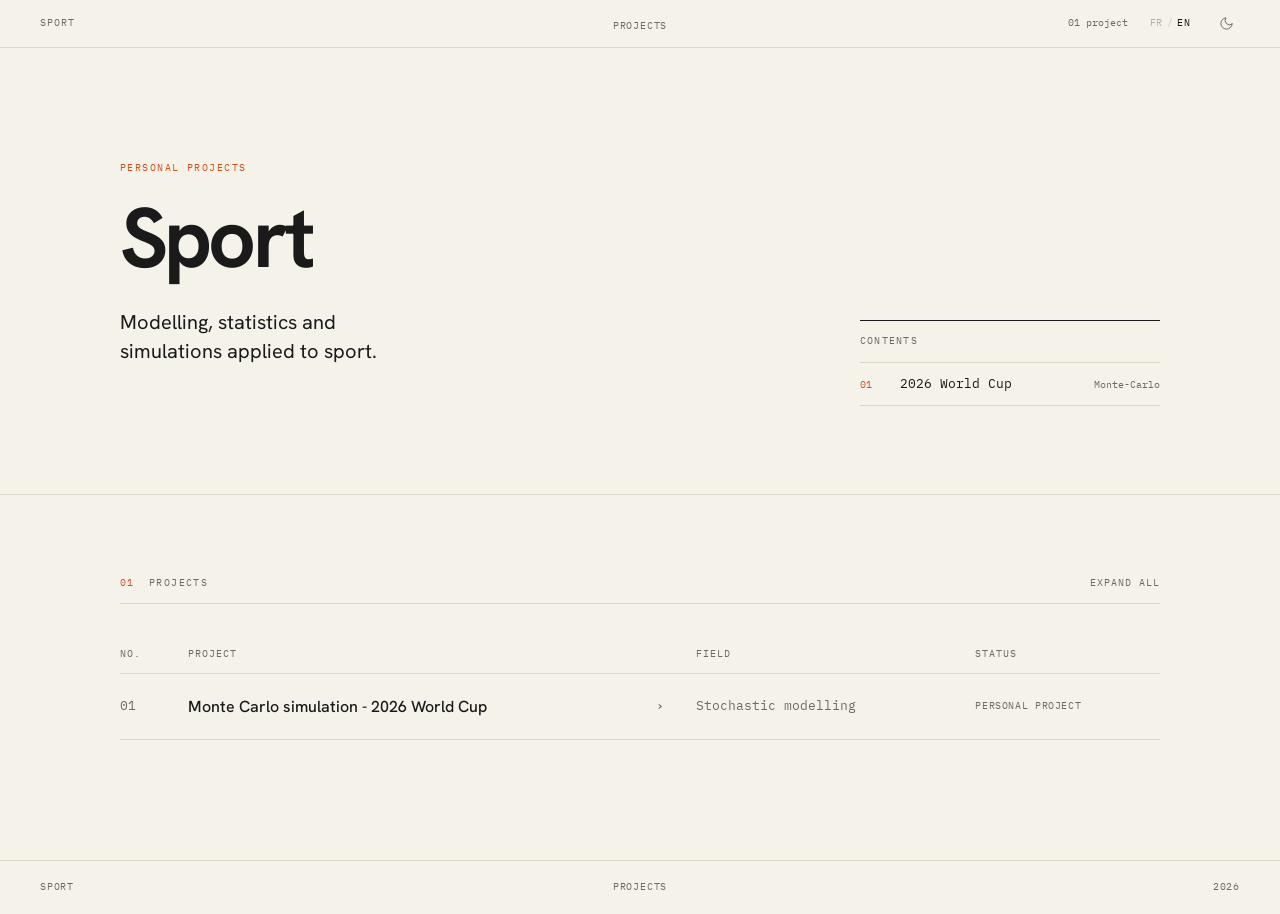
<file: sport/index.html>
<!DOCTYPE html>
<html lang="fr">
<head>
  <meta charset="UTF-8" />
  <meta name="viewport" content="width=device-width, initial-scale=1.0" />
  <title>Sport · Projets</title>
  <meta name="description" content="Projets personnels autour du sport : modélisation, statistiques et simulations." />
  <meta name="robots" content="noindex" />
  <meta name="theme-color" content="#F5F2EA" media="(prefers-color-scheme: light)" />
  <meta name="theme-color" content="#17150F" media="(prefers-color-scheme: dark)" />
  <link rel="icon" type="image/png" sizes="32x32" href="../assets/icons/sport-favicon-32.png?v=4">
  <link rel="apple-touch-icon" href="../assets/icons/sport-apple-touch-icon.png?v=4">
  <link rel="manifest" href="site.webmanifest">
  <meta name="apple-mobile-web-app-title" content="Sport">
  <script>
    (function () {
      var t = localStorage.getItem('theme');
      if (t !== 'light' && t !== 'dark') {
        t = window.matchMedia('(prefers-color-scheme: dark)').matches ? 'dark' : 'light';
      }
      document.documentElement.setAttribute('data-theme', t);
    })();
  </script>
  <script src="../assets/i18n.js"></script>
  <link rel="preconnect" href="https://fonts.googleapis.com" />
  <link rel="preconnect" href="https://fonts.gstatic.com" crossorigin />
  <link href="https://fonts.googleapis.com/css2?family=Hanken+Grotesk:wght@300;400;500;600;700&family=IBM+Plex+Mono:wght@400;500&display=swap" rel="stylesheet" />
  <link rel="stylesheet" href="../assets/style.css" />
</head>
<body>

<a class="skip-link" href="#projets">Aller au contenu</a>

<!-- ═══ RUNNING HEADER ═══════════════════════════════════ -->
<!-- Page autonome : volontairement reliée à aucune autre page du site -->
<header class="doc-header">
  <a class="doc-ref" href="./" aria-label="Accueil, sport">Sport</a>
  <nav aria-label="Navigation principale">
    <ul class="doc-nav">
      <li><a href="#projets">Projets</a></li>
    </ul>
  </nav>
  <div class="doc-header-right">
    <span class="doc-page">01 projet</span>
    <button class="theme-toggle" type="button" aria-label="Passer en mode sombre" title="Mode clair / sombre">
      <svg class="ico ico-moon" viewBox="0 0 24 24" fill="none" stroke="currentColor" stroke-width="1.6" stroke-linecap="round" stroke-linejoin="round" aria-hidden="true">
        <path d="M21 12.8A9 9 0 1 1 11.2 3a7 7 0 0 0 9.8 9.8z"/>
      </svg>
      <svg class="ico ico-sun" viewBox="0 0 24 24" fill="none" stroke="currentColor" stroke-width="1.6" stroke-linecap="round" stroke-linejoin="round" aria-hidden="true">
        <circle cx="12" cy="12" r="4"/>
        <path d="M12 2v2M12 20v2M4.9 4.9l1.4 1.4M17.7 17.7l1.4 1.4M2 12h2M20 12h2M4.9 19.1l1.4-1.4M17.7 6.3l1.4-1.4"/>
      </svg>
    </button>
  </div>
  <div class="scroll-progress" aria-hidden="true"></div>
</header>

<main>

<!-- ═══ MASTHEAD ═════════════════════════════════════════ -->
<section class="masthead" id="haut">
  <div class="masthead-grid">
    <div class="masthead-main">
      <p class="masthead-tag">Projets personnels</p>
      <h1>Sport</h1>
      <p class="masthead-lede">
        Modélisation, statistiques et simulations appliquées au sport.
      </p>
    </div>

    <nav class="toc" aria-label="Sommaire">
      <span class="toc-head mono-label">Sommaire</span>
      <ol>
        <li><a class="toc-item" href="#projet-01"><span class="toc-num">01</span>Coupe du Monde 2026<span class="toc-count">Monte-Carlo</span></a></li>
      </ol>
    </nav>
  </div>
</section>

<!-- ═══ 01 · PROJETS ═════════════════════════════════════ -->
<section class="section" id="projets">
  <div class="section-wrap">
    <div class="section-label">
      <span><span class="sl-num">01</span>Projets</span>
      <button class="text-btn" type="button" data-expand-all aria-expanded="false">Tout déplier</button>
    </div>
    <table class="project-table" role="table" aria-label="Projets sport">
      <thead>
        <tr>
          <th scope="col">N°</th>
          <th scope="col">Projet</th>
          <th scope="col">Domaine</th>
          <th scope="col">Statut</th>
        </tr>
      </thead>
      <tbody>

        <!-- ══ 01 · SIMULATION COUPE DU MONDE 2026 ══ -->
        <tr class="project-row" id="projet-01" data-id="01" aria-expanded="false" tabindex="0">
          <td class="proj-num">01</td>
          <td class="proj-title">Simulation Monte-Carlo - Coupe du Monde 2026 <span class="proj-arrow" aria-hidden="true">›</span></td>
          <td class="proj-domain">Modélisation stochastique</td>
          <td class="proj-status status-off">Projet personnel</td>
        </tr>
        <tr class="project-detail" id="detail-01" aria-hidden="true">
          <td colspan="4" class="detail-cell">
            <div class="detail-inner">
              <div class="detail-meta">
                <p class="detail-meta-head">01 / 01</p>
                <div class="dm-row"><span class="dm-key">Domaine</span><span class="dm-val">Modélisation stochastique</span></div>
                <div class="dm-row"><span class="dm-key">Rôle</span><span class="dm-val">Analyste · Modélisateur</span></div>
                <div class="dm-row"><span class="dm-key">Volume</span><span class="dm-val acc">150 000 itérations</span></div>
                <div class="dm-row"><span class="dm-key">Statut</span><span class="dm-val">Projet personnel</span></div>
              </div>
              <div class="detail-content">
                <div class="dc-block">
                  <p class="dc-head">Contexte</p>
                  <p>Simulation du bracket complet de la Coupe du Monde 2026 par modélisation probabiliste, de la phase de groupes à la finale.</p>
                </div>
                <div class="dc-block">
                  <p class="dc-head">Problème</p>
                  <p>Modéliser la complexité d'un tournoi à 48 équipes avec phase de groupes et phases éliminatoires, en intégrant la force relative des équipes et la variance des résultats.</p>
                </div>
                <div class="dc-block">
                  <p class="dc-head">Approche</p>
                  <p>Modèle de scoring basé sur loi de Poisson avec pondération Elo. Force offensive et défensive calculée par équipe. 150 000 itérations Monte-Carlo couvrant le bracket complet (groupes + élimination directe). Distribution des probabilités de victoire par équipe calculée sur l'ensemble du bracket.</p>
                </div>
                <div class="dc-block">
                  <p class="dc-head">Livrable</p>
                  <p>Modèle de simulation complet (phase de groupes + élimination directe). Distribution de probabilité de victoire finale par équipe. Résultats agrégés sur 150 000 itérations.</p>
                </div>
                <div class="dc-block dc-result">
                  <p class="dc-head">Résultat</p>
                  <p>Modèle fonctionnel : 150k itérations, bracket 48 équipes complet. Approche transposable à des problèmes d'ingénierie : fiabilité, risque, qualité.</p>
                </div>
              </div>
            </div>
            <div class="detail-figure-full">
              <svg class="figure-svg-full" viewBox="0 0 640 200" fill="none" stroke="currentColor" stroke-width="1" aria-hidden="true">
                <text x="0" y="14" font-family="IBM Plex Mono,monospace" font-size="9" fill="currentColor" stroke="none" opacity=".4">DISTRIBUTION · P(victoire finale) · 150 000 itérations · loi de Poisson · pondération Elo</text>
                <line x1="0" y1="18" x2="640" y2="18" stroke-opacity=".35"/>
                <!-- Axes -->
                <line x1="24" y1="170" x2="24"  y2="26" stroke-opacity=".3"/>
                <line x1="24" y1="170" x2="624" y2="170" stroke-opacity=".3"/>
                <!-- Distribution curve (smooth bell-ish) -->
                <path d="M 24,169 C 50,169 70,168 100,162 C 130,156 155,144 180,128 C 205,112 225,94 255,80 C 275,70 295,62 320,58 C 345,54 365,56 395,68 C 420,78 445,96 470,116 C 495,136 520,154 550,164 C 570,169 600,170 624,170" stroke="#D4501E" stroke-opacity=".75" stroke-width="1.5"/>
                <!-- Fill under curve -->
                <path d="M 24,169 C 50,169 70,168 100,162 C 130,156 155,144 180,128 C 205,112 225,94 255,80 C 275,70 295,62 320,58 C 345,54 365,56 395,68 C 420,78 445,96 470,116 C 495,136 520,154 550,164 C 570,169 600,170 624,170 L 624,170 L 24,170 Z" fill="#D4501E" fill-opacity=".05" stroke="none"/>
                <!-- Mode line -->
                <line x1="320" y1="58" x2="320" y2="170" stroke="#D4501E" stroke-opacity=".3" stroke-dasharray="4,3"/>
                <text x="308" y="184" font-family="IBM Plex Mono,monospace" font-size="7" fill="#D4501E" stroke="none" opacity=".7">mode</text>
                <!-- Sample points -->
                <circle cx="100" cy="162" r="3" fill="currentColor" opacity=".25"/>
                <circle cx="180" cy="128" r="3" fill="currentColor" opacity=".3"/>
                <circle cx="255" cy="80"  r="3" fill="currentColor" opacity=".4"/>
                <circle cx="320" cy="58"  r="4" fill="#D4501E" fill-opacity=".7"/>
                <circle cx="395" cy="68"  r="3" fill="currentColor" opacity=".4"/>
                <circle cx="470" cy="116" r="3" fill="currentColor" opacity=".3"/>
                <circle cx="550" cy="164" r="3" fill="currentColor" opacity=".2"/>
                <!-- Y-axis labels -->
                <text x="2"  y="60"  font-family="IBM Plex Mono,monospace" font-size="7" fill="currentColor" stroke="none" opacity=".35">↑</text>
                <text x="2"  y="172" font-family="IBM Plex Mono,monospace" font-size="7" fill="currentColor" stroke="none" opacity=".35">0</text>
                <!-- Annotations -->
                <text x="26"  y="60"  font-family="IBM Plex Mono,monospace" font-size="7.5" fill="currentColor" stroke="none" opacity=".35">P(victoire) par équipe · 48 équipes simulées</text>
                <text x="26"  y="192" font-family="IBM Plex Mono,monospace" font-size="7.5" fill="currentColor" stroke="none" opacity=".35">Rang ELO →</text>
                <text x="560" y="50"  font-family="IBM Plex Mono,monospace" font-size="7" fill="currentColor" stroke="none" opacity=".35">n = 150 000</text>
              </svg>
              <p class="figure-caption">Fig. 01 - Distribution de probabilité de victoire (schéma illustratif - Poisson · Elo · 150 000 itérations)</p>
            </div>
          </td>
        </tr>

      </tbody>
    </table>
  </div>
</section>

</main>

<!-- ═══ RUNNING FOOTER ═══════════════════════════════════ -->
<footer class="doc-footer">
  <span>Sport</span>
  <nav class="footer-links" aria-label="Liens de pied de page">
    <a href="#projets">Projets</a>
  </nav>
  <span>2026</span>
</footer>

<script src="../assets/script.js"></script>
</body>
</html>
</file>
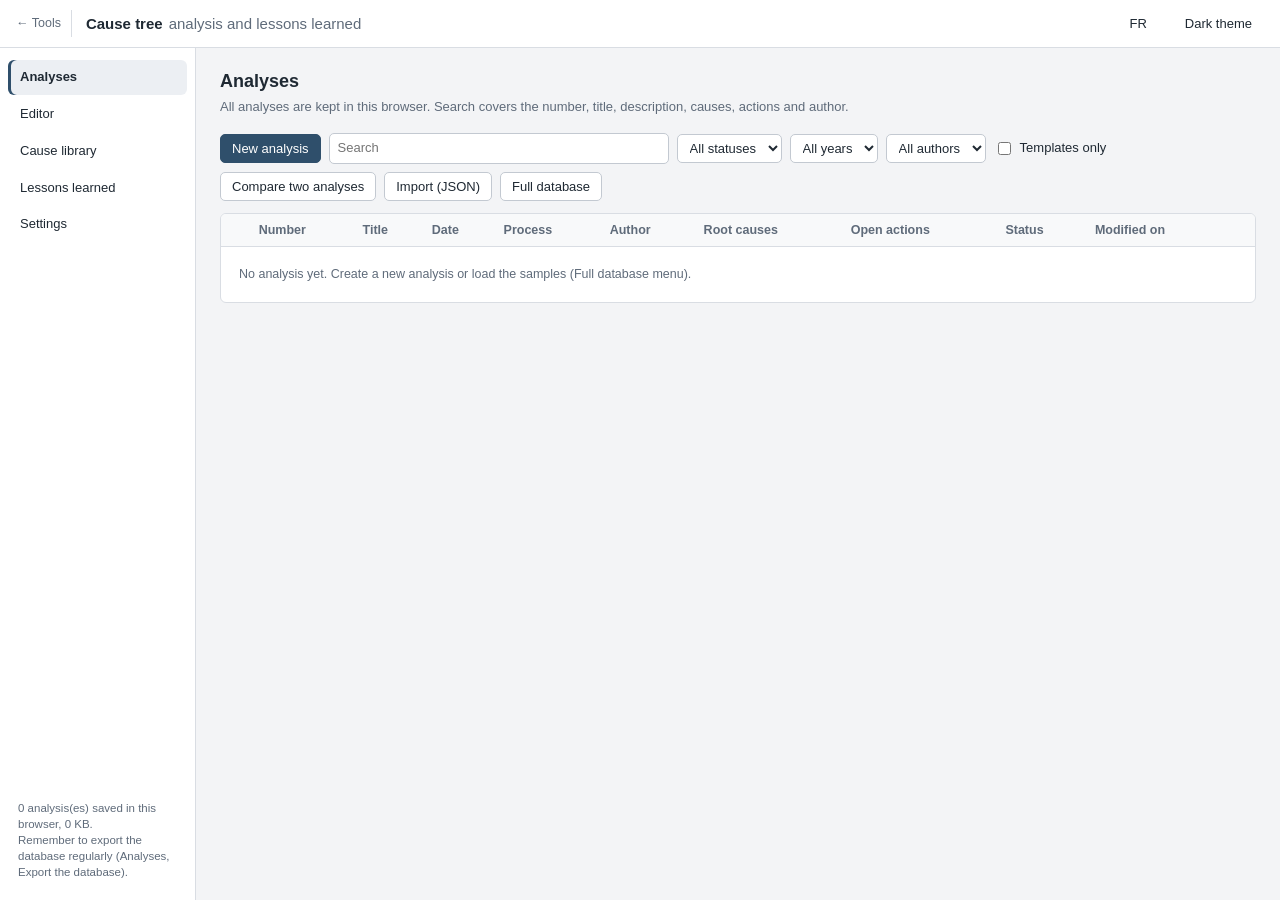
<file: outils/arbre-des-causes/index.html>
<!doctype html>
<html lang="fr">
<head>
<meta charset="utf-8">
<meta name="viewport" content="width=device-width, initial-scale=1">
<title>Arbre des causes · Outils qualité</title>
<meta name="description" content="Outil d'analyse de causes (arbre des causes, 5M/8M) : création, contrôle de la qualité de l'analyse, bibliothèque de causes, retour d'expérience et exports PDF, Word, Visio, Excel. Hors ligne, données locales.">
<link rel="icon" type="image/png" sizes="32x32" href="../../assets/icons/favicon-32.png?v=4">
<link rel="apple-touch-icon" href="../../assets/icons/apple-touch-icon.png?v=4">
<link rel="manifest" href="../site.webmanifest">
<meta name="apple-mobile-web-app-title" content="Outils qualité">
<script>
  /* Thème partagé avec le site (clé 'theme'), appliqué avant le rendu pour éviter le flash */
  (function () {
    var t = localStorage.getItem('theme');
    if (t !== 'light' && t !== 'dark') t = window.matchMedia('(prefers-color-scheme: dark)').matches ? 'dark' : 'light';
    document.documentElement.setAttribute('data-theme', t);
  })();
</script>
<script>
  /* Langue partagée avec le site (clé 'lang', ou ?lang=en dans l'adresse) ; anglais si le navigateur n'est pas en français */
  (function () {
    var q = /[?&]lang=(fr|en)\b/.exec(location.search), s = null;
    try { if (q) localStorage.setItem('lang', q[1]); s = localStorage.getItem('lang'); } catch (e) { /* stockage bloqué */ }
    var l = s === 'fr' || s === 'en' ? s : q ? q[1] : (/^fr\b/i.test(navigator.language || 'fr') ? 'fr' : 'en');
    window.LANG = l;
    document.documentElement.lang = l;
    if (l === 'en') {
      document.documentElement.classList.add('i18n-wait');
      var st = document.createElement('style'); st.textContent = '.i18n-wait body{visibility:hidden}'; document.head.appendChild(st);
    }
  })();
</script>
<!--
  Arbre des causes : création, capitalisation et export d'analyses de causes.
  Fichier autonome : HTML, CSS et JavaScript sans aucune dépendance externe.
  Fonctionne hors ligne, ouverture directe dans Edge, Chrome ou Firefox.

  Architecture du code (section <script>) :
    1. Constantes métier (types de nœuds, familles 5M/8M, statuts)
    2. Utilitaires (dates, couleurs, texte, similarité)
    3. Stockage (adaptateur LocalStorage, remplaçable par SharePoint/OneDrive)
    4. Modèle (analyses, nœuds, numérotation, versions, bibliothèque)
    5. Géométrie (calcul de la disposition de l'arbre, source unique de tous les rendus)
    6. Rendu écran et interactions (éditeur)
    7. Vues : analyses, bibliothèque, REX, paramètres
    8. Exports : registre Exporters (PDF, DOCX, VSDX, SVG, PNG, XLSX, JSON)
-->
<style>
:root{
  --bg:#f3f4f6; --panel:#ffffff; --panel2:#f8f9fa; --border:#d9dde3; --border2:#c3c9d1;
  --text:#1f2933; --muted:#5f6b7a; --accent:#2f4f6b; --accent2:#3f6a8f; --accent-text:#ffffff;
  --hover:#eceff3; --danger:#a23434; --warn:#9a6a12; --ok:#2e6b3a; --canvas:#fafbfc; --dot:#dde1e6;
  --edge:#8792a2; --sel:#2f4f6b; --drop:#d9822b; --bar:#6b8299; --bar2:#c0392b;
  color-scheme: light;
}
:root[data-theme="dark"]{
  --bg:#15181c; --panel:#1e2226; --panel2:#24292e; --border:#343a41; --border2:#454c55;
  --text:#e3e6ea; --muted:#9aa4b0; --accent:#7fa6c6; --accent2:#9dbad3; --accent-text:#11161b;
  --hover:#2a3036; --danger:#e07a7a; --warn:#d9a845; --ok:#7cc08a; --canvas:#191c20; --dot:#262b31;
  --edge:#6f7a87; --sel:#9dbad3; --drop:#e0a060; --bar:#7d93a8; --bar2:#d46a5e;
  color-scheme: dark;
}
*{box-sizing:border-box}
html,body{height:100%;margin:0}
body{font:13px/1.45 Calibri,"Segoe UI",Arial,sans-serif;background:var(--bg);color:var(--text)}
button,input,select,textarea{font:inherit;color:inherit}
.app{display:grid;grid-template-rows:48px 1fr;grid-template-columns:196px 1fr;height:100vh}
header{grid-column:1/-1;display:flex;align-items:center;gap:14px;padding:0 16px;background:var(--panel);border-bottom:1px solid var(--border)}
.brand{font-weight:700;font-size:15px;white-space:nowrap}
.brand span{font-weight:400;color:var(--muted);margin-left:6px}
.site-back{color:var(--muted);text-decoration:none;white-space:nowrap;padding:4px 10px 4px 0;border-right:1px solid var(--border);font-size:12.5px}
.site-back:hover{color:var(--accent)}
.site-back:focus-visible{outline:2px solid var(--accent);outline-offset:2px;border-radius:3px}
.hdr-current{min-width:0;overflow:hidden;text-overflow:ellipsis;white-space:nowrap;color:var(--muted);border-left:1px solid var(--border);padding-left:14px}
.hdr-current b{color:var(--text)}
.spacer{flex:1}
.muted{color:var(--muted)}
.small{font-size:12px}
nav{background:var(--panel);border-right:1px solid var(--border);padding:12px 8px;display:flex;flex-direction:column;gap:2px}
nav button{all:unset;padding:8px 12px;border-radius:6px;cursor:pointer;color:var(--text)}
nav button:hover{background:var(--hover)}
nav button.active{background:var(--hover);font-weight:600;box-shadow:inset 3px 0 0 var(--accent)}
nav .nav-foot{margin-top:auto;padding:8px 10px;font-size:11.5px;color:var(--muted);line-height:1.4}
main{position:relative;overflow:hidden;min-width:0}
.view{display:none;height:100%;overflow:auto;padding:20px 24px 40px}
.view.active{display:block}
#view-editor{padding:0}
#view-editor.active{display:grid;grid-template-rows:auto 1fr;grid-template-columns:minmax(0,1fr) 340px}
h2{font-size:18px;margin:0 0 4px}
h3{font-size:14.5px;margin:22px 0 8px}
.lead{color:var(--muted);margin:0 0 16px;max-width:900px}

/* Boutons et champs */
.btn{display:inline-flex;align-items:center;gap:6px;padding:5px 11px;border:1px solid var(--border2);background:var(--panel);border-radius:5px;cursor:pointer;white-space:nowrap;line-height:1.35}
.btn:hover{background:var(--hover)}
.btn:disabled{opacity:.45;cursor:default}
.btn.primary{background:var(--accent);border-color:var(--accent);color:var(--accent-text)}
.btn.primary:hover{background:var(--accent2)}
.btn.danger{color:var(--danger)}
.btn.ghost{border-color:transparent;background:transparent}
.btn.ghost:hover{background:var(--hover)}
.btn.sm{padding:2px 8px;font-size:12px}
.btn.icon{padding:5px 9px;min-width:30px;justify-content:center}
input[type=text],input[type=search],input[type=date],select,textarea{width:100%;padding:5px 8px;border:1px solid var(--border2);border-radius:5px;background:var(--panel);outline:none}
input:focus,select:focus,textarea:focus{border-color:var(--accent);box-shadow:0 0 0 2px color-mix(in srgb,var(--accent) 22%,transparent)}
textarea{resize:vertical;min-height:54px}
input[type=color]{width:42px;height:26px;padding:0;border:1px solid var(--border2);border-radius:4px;background:none;cursor:pointer}
.fld{display:block;margin:0 0 10px}
.fld>span{display:block;font-size:11.5px;font-weight:600;color:var(--muted);margin-bottom:3px}
.grid2{display:grid;grid-template-columns:1fr 1fr;gap:0 10px}
.row{display:flex;gap:8px;align-items:center;flex-wrap:wrap}
.chk{display:flex;align-items:center;gap:6px;cursor:pointer}

/* Barre d'outils de l'éditeur */
.toolbar{grid-column:1/-1;display:flex;flex-wrap:wrap;align-items:center;gap:6px;padding:7px 12px;background:var(--panel);border-bottom:1px solid var(--border)}
.toolbar .sep{width:1px;height:22px;background:var(--border);margin:0 4px}
.toolbar select{width:auto;padding:4px 6px}
.zoomval{min-width:48px;text-align:center;color:var(--muted);font-variant-numeric:tabular-nums}
.dropdown{position:relative}
.menu{position:absolute;right:0;top:calc(100% + 4px);background:var(--panel);border:1px solid var(--border2);border-radius:6px;box-shadow:0 8px 24px rgba(0,0,0,.14);min-width:250px;padding:4px;z-index:50;display:none}
.menu.open{display:block}
.menu button{all:unset;display:block;width:100%;box-sizing:border-box;padding:7px 10px;border-radius:4px;cursor:pointer}
.menu button:hover{background:var(--hover)}
.menu button small{display:block;color:var(--muted);font-size:11.5px}
.menu .msep{height:1px;background:var(--border);margin:4px 2px}

/* Canevas */
.canvas-wrap{position:relative;overflow:hidden;background-color:var(--canvas);background-image:radial-gradient(var(--dot) 1px,transparent 1px);background-size:18px 18px;min-height:0}
#svg{width:100%;height:100%;display:block;touch-action:none;cursor:grab;user-select:none}
#svg.panning{cursor:grabbing}
#svg .node{cursor:pointer}
#svg .edge{fill:none;stroke:var(--edge);stroke-width:1.4}
#svg .selring{fill:none;stroke:var(--sel);stroke-width:2.2}
#svg .dropring{fill:none;stroke:var(--drop);stroke-width:2.6;stroke-dasharray:6 3}
#svg .tog{cursor:pointer}
#svg .tog circle{fill:var(--panel);stroke:var(--border2)}
#svg .tog text{fill:var(--text);font:600 10px Arial}
#svg .tog line{stroke:var(--text);stroke-width:1.4}
.canvas-hint{position:absolute;left:12px;bottom:10px;font-size:11.5px;color:var(--muted);background:color-mix(in srgb,var(--panel) 88%,transparent);padding:4px 8px;border-radius:5px;border:1px solid var(--border);pointer-events:none;max-width:calc(100% - 24px)}
.empty-editor[hidden]{display:none}
.empty-editor{position:absolute;inset:0;display:flex;align-items:center;justify-content:center;flex-direction:column;gap:12px;color:var(--muted)}

/* Inspecteur */
.inspector{border-left:1px solid var(--border);background:var(--panel);overflow:auto;min-height:0}
.tabs{display:flex;border-bottom:1px solid var(--border);position:sticky;top:0;background:var(--panel);z-index:2}
.tabs button{all:unset;flex:1;text-align:center;padding:9px 4px;cursor:pointer;color:var(--muted);font-size:12.5px;border-bottom:2px solid transparent}
.tabs button.active{color:var(--text);font-weight:600;border-bottom-color:var(--accent)}
.tabs button .cnt{display:inline-block;min-width:16px;padding:0 4px;margin-left:3px;border-radius:8px;background:var(--hover);font-size:11px;font-weight:600}
.pane{padding:14px}
.typebar{display:flex;align-items:center;gap:8px;margin-bottom:12px;padding:8px 10px;border-radius:6px;background:var(--panel2);border:1px solid var(--border)}
.swatch{width:12px;height:12px;border-radius:3px;flex:none;border:1px solid rgba(0,0,0,.15)}
.sugg{margin:-4px 0 10px;border:1px solid var(--border);border-radius:5px;background:var(--panel2);font-size:12px}
.sugg div.h{padding:4px 8px;color:var(--muted);font-weight:600;border-bottom:1px solid var(--border)}
.sugg button{all:unset;display:block;width:100%;box-sizing:border-box;padding:5px 8px;cursor:pointer}
.sugg button:hover{background:var(--hover)}
.sugg button em{font-style:normal;color:var(--muted)}
.questions{margin:6px 0 12px;padding:9px 11px;background:var(--panel2);border:1px solid var(--border);border-radius:6px;font-size:12px}
.questions b{display:block;margin-bottom:4px}
.questions ol{margin:0;padding-left:18px}
.btnrow{display:flex;flex-wrap:wrap;gap:6px;margin:4px 0 12px}
.meta-ro{font-size:11.5px;color:var(--muted);margin-top:4px}
.issue{display:block;width:100%;text-align:left;border:1px solid var(--border);border-left:3px solid var(--warn);background:var(--panel);border-radius:5px;padding:6px 9px;margin:0 0 6px;cursor:pointer;font-size:12.5px}
.issue.crit{border-left-color:var(--danger)}
.issue.info{border-left-color:var(--border2);cursor:default}
.issue:hover{background:var(--hover)}
.score{margin:0 0 10px}
.score .lbl{display:flex;justify-content:space-between;font-size:12px;margin-bottom:3px}
.meter{height:7px;background:var(--hover);border-radius:4px;overflow:hidden}
.meter span{display:block;height:100%;background:var(--accent)}
.vitem{border:1px solid var(--border);border-radius:6px;padding:8px 10px;margin-bottom:8px}
.vitem .vh{display:flex;justify-content:space-between;gap:8px;font-weight:600}

/* Tableaux */
.tbl-wrap{overflow:auto;border:1px solid var(--border);border-radius:6px;background:var(--panel)}
table.t{border-collapse:collapse;width:100%;font-size:12.5px}
table.t th{text-align:left;font-weight:600;background:var(--panel2);color:var(--muted);padding:7px 9px;border-bottom:1px solid var(--border);white-space:nowrap;position:sticky;top:0}
table.t td{padding:6px 9px;border-bottom:1px solid var(--border);vertical-align:top}
table.t tr:last-child td{border-bottom:none}
table.t tbody tr.click{cursor:pointer}
table.t tbody tr.click:hover td{background:var(--hover)}
table.t td.num{text-align:right;font-variant-numeric:tabular-nums}
.tag{display:inline-block;padding:0 7px;border-radius:9px;font-size:11.5px;border:1px solid var(--border2);color:var(--muted);white-space:nowrap}
.tag.ok{color:var(--ok);border-color:currentColor}
.tag.warn{color:var(--warn);border-color:currentColor}
.tag.crit{color:var(--danger);border-color:currentColor}
.filters{display:flex;flex-wrap:wrap;gap:8px;align-items:center;margin:0 0 12px}
.filters input[type=search]{max-width:340px}
.filters select{width:auto}

/* REX */
.kpis{display:grid;grid-template-columns:repeat(auto-fill,minmax(150px,1fr));gap:10px;margin:0 0 6px}
.kpi{background:var(--panel);border:1px solid var(--border);border-radius:6px;padding:10px 12px}
.kpi .v{font-size:22px;font-weight:700;font-variant-numeric:tabular-nums}
.kpi .l{font-size:12px;color:var(--muted)}
.cards{display:grid;grid-template-columns:repeat(auto-fit,minmax(420px,1fr));gap:14px}
.card{background:var(--panel);border:1px solid var(--border);border-radius:6px;padding:12px 14px;min-width:0}
.card h3{margin:0 0 4px}
.card p.sub{margin:0 0 10px;color:var(--muted);font-size:12px}
.bars .br{display:grid;grid-template-columns:minmax(110px,40%) 1fr 34px;gap:8px;align-items:center;margin:4px 0;font-size:12.5px}
.bars .br .bl{overflow:hidden;text-overflow:ellipsis;white-space:nowrap}
.bars .track{height:10px;background:var(--hover);border-radius:3px;overflow:hidden;position:relative}
.bars .track span{position:absolute;left:0;top:0;bottom:0;background:var(--bar)}
.bars .track span.r{background:var(--bar2);top:5px}
.bars .track span.a{bottom:5px}
.bars .bv{text-align:right;font-variant-numeric:tabular-nums;color:var(--muted)}
.lgd{display:flex;gap:14px;font-size:11.5px;color:var(--muted);margin-top:6px}
.lgd i{display:inline-block;width:10px;height:10px;border-radius:2px;margin-right:5px;vertical-align:-1px}
.linkish{all:unset;cursor:pointer;color:var(--accent);text-decoration:underline;text-underline-offset:2px}

/* Modale et notifications */
.modal{position:fixed;inset:0;background:rgba(15,20,25,.45);display:flex;align-items:flex-start;justify-content:center;padding:6vh 16px;z-index:100}
.modal.hidden{display:none}
.modal-box{background:var(--panel);border:1px solid var(--border);border-radius:8px;box-shadow:0 18px 50px rgba(0,0,0,.25);width:min(760px,100%);max-height:88vh;display:flex;flex-direction:column}
.modal-head{display:flex;align-items:center;justify-content:space-between;padding:12px 16px;border-bottom:1px solid var(--border)}
.modal-head h3{margin:0}
#modal-body{padding:14px 16px;overflow:auto}
#modal-foot{padding:10px 16px;border-top:1px solid var(--border);display:flex;justify-content:flex-end;gap:8px}
#modal-foot:empty{display:none}
#toast{position:fixed;right:18px;bottom:18px;display:flex;flex-direction:column;gap:8px;z-index:200}
#toast div{background:var(--text);color:var(--panel);padding:8px 14px;border-radius:6px;box-shadow:0 6px 18px rgba(0,0,0,.2);max-width:420px}
.cmp{display:grid;grid-template-columns:1fr 1fr;gap:12px}
.cmp ul{margin:4px 0 0;padding-left:18px}
.note{background:var(--panel2);border:1px solid var(--border);border-radius:6px;padding:10px 12px;font-size:12.5px;max-width:900px}
.colors{display:grid;grid-template-columns:repeat(auto-fill,minmax(230px,1fr));gap:8px 18px;max-width:900px}
.colors label{display:flex;align-items:center;gap:10px}
.settings-grid{display:grid;grid-template-columns:repeat(auto-fill,minmax(260px,1fr));gap:0 16px;max-width:900px}

@media (max-width:1100px){
  #view-editor.active{grid-template-columns:minmax(0,1fr) 290px}
}
.touch-hint{display:none}
@media (max-width:820px){
  .app{grid-template-columns:minmax(0,1fr);grid-template-rows:48px auto 1fr;height:100dvh}
  header{gap:10px;padding:0 12px;min-width:0}
  .brand{font-size:14px;overflow:hidden;text-overflow:ellipsis;min-width:0}
  .brand span,#save-state{display:none}
  #btn-theme{padding:5px 8px}
  nav{flex-direction:row;overflow-x:auto;border-right:none;border-bottom:1px solid var(--border);padding:6px;scrollbar-width:none}
  nav::-webkit-scrollbar{display:none}
  nav button{white-space:nowrap;flex:none}
  nav .nav-foot{display:none}
  .hdr-current{display:none}
  .view{padding:14px 14px 30px}
  /* éditeur : barre d'outils sur une ligne défilante, arbre puis fiche de l'élément */
  #view-editor.active{grid-template-columns:minmax(0,1fr);grid-template-rows:auto minmax(240px,1fr) auto}
  .toolbar{flex-wrap:nowrap;overflow-x:auto;scrollbar-width:none;padding:6px 10px}
  .toolbar::-webkit-scrollbar{display:none}
  .toolbar>*{flex:none}
  .toolbar .spacer{display:none}
  .toolbar .menu{position:fixed;left:8px;right:8px;top:auto;bottom:8px;max-height:70vh;overflow:auto;min-width:0}
  .inspector{border-left:none;border-top:1px solid var(--border);max-height:42vh}
  /* listes et filtres */
  .filters input[type=search]{max-width:none;flex:1 1 100%}
  .filters select{flex:1 1 40%;min-width:0}
  .filters .spacer{display:none}
  .filters .dropdown .menu{position:fixed;left:8px;right:8px;top:auto;bottom:8px;max-height:70vh;overflow:auto;min-width:0}
  /* tableaux en cartes : chaque cellule porte le libellé de sa colonne */
  .tbl-wrap{overflow:visible}
  table.t.resp,table.t.resp tbody,table.t.resp tr,table.t.resp td{display:block;width:100%!important}
  table.t.resp thead{display:none}
  table.t.resp tr{padding:8px 0;border-bottom:1px solid var(--border)}
  table.t.resp tr:last-child{border-bottom:none}
  table.t.resp td{border:0;padding:3px 12px;text-align:left;white-space:normal!important}
  table.t.resp td[data-l]{position:relative;padding-left:calc(36% + 14px);min-height:22px}
  table.t.resp td[data-l]::before{content:attr(data-l);position:absolute;left:12px;width:calc(36% - 8px);color:var(--muted);font-size:12px;font-weight:600;line-height:1.6}
  table.t.resp td:not([data-l]){display:flex;flex-wrap:wrap;gap:6px;align-items:center}
  table.t.resp td:not([data-l]):empty{display:none}
  .cards{grid-template-columns:1fr}
  .bars .br{grid-template-columns:minmax(90px,38%) minmax(0,1fr) 30px}
  .grid2,.cmp{grid-template-columns:1fr}
  .modal{padding:0}
  .modal-box{width:100%;height:100%;max-height:none;border-radius:0;border:0}
  #toast{left:10px;right:10px;bottom:10px}
  #toast div{max-width:none}
}
/* écrans tactiles : cibles plus grandes, champs à 16 px pour éviter le zoom automatique d'iOS */
@media (pointer:coarse){
  input[type=text],input[type=search],input[type=date],select,textarea{font-size:16px;padding:8px 10px}
  .btn{padding:8px 12px}
  .btn.sm{padding:6px 10px;font-size:13px}
  .btn.icon{min-width:40px}
  nav button{padding:10px 12px}
  .tabs button{padding:12px 4px}
  .menu button{padding:11px 12px}
  input[type=checkbox]{width:20px;height:20px}
  .canvas-hint{display:none}
  .touch-hint{display:block}
  .canvas-wrap.used .canvas-hint{display:none}
}
</style>
</head>
<body>
<div class="app">
  <header>
    <a class="site-back" href="../" title="Retour aux outils">&larr; Outils</a>
    <script>/* revient à la page d'accueil d'où l'on vient (avec ou sans profil) */ try { var h = sessionStorage.getItem('outils-home'); if (h && h.charAt(0) === '/' && h.indexOf('//') < 0 && h.indexOf(':') < 0) document.currentScript.previousElementSibling.href = h; } catch (e) {}</script>
    <div class="brand">Arbre des causes<span>analyse et retour d'expérience</span></div>
    <div class="hdr-current" id="hdr-current"></div>
    <div class="spacer"></div>
    <span id="save-state" class="muted small"></span>
    <button class="btn ghost" id="btn-theme" type="button">Thème sombre</button>
  </header>
  <nav id="nav">
    <button data-view="list" type="button">Analyses</button>
    <button data-view="editor" type="button">Éditeur</button>
    <button data-view="library" type="button">Bibliothèque de causes</button>
    <button data-view="rex" type="button">Retour d'expérience</button>
    <button data-view="settings" type="button">Paramètres</button>
    <div class="nav-foot" id="nav-foot"></div>
  </nav>
  <main>
    <section id="view-list" class="view"></section>
    <section id="view-editor" class="view">
      <div class="toolbar" id="toolbar">
        <button class="btn" data-act="add-child" type="button" title="Ajouter une cause sous l'élément sélectionné (Tab)">Cause</button>
        <button class="btn" data-act="add-sibling" type="button" title="Ajouter une cause au même niveau (Entrée)">Cause au même niveau</button>
        <button class="btn" data-act="add-racine" type="button">Cause racine</button>
        <button class="btn" data-act="add-corrective" type="button">Action corrective</button>
        <button class="btn" data-act="add-preventive" type="button">Action préventive</button>
        <span class="sep"></span>
        <button class="btn" data-act="delete" type="button" title="Supprimer l'élément et sa branche (Suppr)">Supprimer</button>
        <button class="btn" data-act="undo" type="button" title="Annuler (Ctrl+Z)">Annuler</button>
        <button class="btn" data-act="redo" type="button" title="Rétablir (Ctrl+Y)">Rétablir</button>
        <span class="sep"></span>
        <button class="btn" data-act="collapse" type="button" title="Replier ou déplier la branche sélectionnée">Replier</button>
        <button class="btn" data-act="expand-all" type="button">Tout déplier</button>
        <span class="sep"></span>
        <button class="btn icon" data-act="zoom-out" type="button" title="Dézoomer">&minus;</button>
        <span class="zoomval" id="zoomval">100 %</span>
        <button class="btn icon" data-act="zoom-in" type="button" title="Zoomer">+</button>
        <button class="btn" data-act="fit" type="button" title="Centrer et ajuster l'arbre à l'écran">Ajuster</button>
        <button class="btn" data-act="relayout" type="button" title="Annuler les déplacements manuels et réorganiser">Réorganiser</button>
        <select id="orient" title="Sens de lecture de l'arbre">
          <option value="droite">Causes vers la droite</option>
          <option value="gauche">Causes vers la gauche</option>
          <option value="bas">Causes vers le bas</option>
        </select>
        <span class="spacer"></span>
        <button class="btn" data-act="version" type="button">Enregistrer une version</button>
        <div class="dropdown">
          <button class="btn primary" data-act="export-menu" type="button">Exporter</button>
          <div class="menu" id="export-menu"></div>
        </div>
      </div>
      <div class="canvas-wrap" id="canvas-wrap">
        <svg id="svg" translate="no" xmlns="http://www.w3.org/2000/svg"><g id="viewport"></g></svg>
        <div class="canvas-hint">Glisser un élément pour le déplacer, le déposer sur un autre pour le rattacher. Molette pour zoomer, glisser le fond pour se déplacer. Double-clic pour modifier le libellé.</div>
        <div class="canvas-hint touch-hint">Toucher un élément pour le modifier, le faire glisser pour le déplacer. Glisser le fond pour se déplacer, pincer pour zoomer.</div>
        <div class="empty-editor" id="empty-editor" hidden>
          <div>Aucune analyse ouverte.</div>
          <div class="row"><button class="btn primary" data-act="new" type="button">Nouvelle analyse</button><button class="btn" data-goto="list" type="button">Ouvrir une analyse existante</button></div>
        </div>
      </div>
      <aside class="inspector" id="inspector"></aside>
    </section>
    <section id="view-library" class="view"></section>
    <section id="view-rex" class="view"></section>
    <section id="view-settings" class="view"></section>
  </main>
</div>

<div class="modal hidden" id="modal" role="dialog" aria-modal="true">
  <div class="modal-box">
    <div class="modal-head"><h3 id="modal-title"></h3><button class="btn ghost" id="modal-close" type="button">Fermer</button></div>
    <div id="modal-body"></div>
    <div id="modal-foot"></div>
  </div>
</div>
<div id="toast"></div>
<input type="file" id="file-input" accept=".json,application/json" hidden>
<iframe id="print-frame" title="Impression du rapport" style="position:fixed;right:0;bottom:0;width:0;height:0;border:0;visibility:hidden"></iframe>

<script>
/* =====================================================================
   LANGUE (FR / EN)
   Le choix est partagé avec le site (localStorage 'lang', ou ?lang=en dans l'adresse).
   L'interface est écrite en français. En anglais, chaque texte affiché dont le français
   figure dans I18N_EN (ou correspond à un motif de I18N_RX) est remplacé à l'affichage ;
   les données enregistrées (statuts, familles...) restent en français dans la base.
   Les exports passent par T() (texte) et trMarkup() (HTML, XML Word, Excel, Visio).
   Ajouter un texte français à l'interface = ajouter sa traduction ici.
   ===================================================================== */
const I18N_EN = {
  /* en-tête, navigation, barre d'outils */
  "Arbre des causes · Outils qualité": "Cause tree · Quality tools",
  "Retour aux outils": "Back to the tools",
  "← Outils": "← Tools",
  "Arbre des causes": "Cause tree",
  "analyse et retour d'expérience": "analysis and lessons learned",
  "Thème sombre": "Dark theme",
  "Thème clair": "Light theme",
  "Analyses": "Analyses",
  "Éditeur": "Editor",
  "Bibliothèque de causes": "Cause library",
  "Retour d'expérience": "Lessons learned",
  "Paramètres": "Settings",
  "Ajouter une cause sous l'élément sélectionné (Tab)": "Add a cause under the selected item (Tab)",
  "Ajouter une cause au même niveau (Entrée)": "Add a cause at the same level (Enter)",
  "Cause au même niveau": "Sibling cause",
  "Supprimer l'élément et sa branche (Suppr)": "Delete the item and its branch (Del)",
  "Supprimer": "Delete",
  "Annuler (Ctrl+Z)": "Undo (Ctrl+Z)",
  "Annuler": "Undo",
  "Rétablir (Ctrl+Y)": "Redo (Ctrl+Y)",
  "Rétablir": "Redo",
  "Replier ou déplier la branche sélectionnée": "Collapse or expand the selected branch",
  "Replier": "Collapse",
  "Tout déplier": "Expand all",
  "Dézoomer": "Zoom out",
  "Zoomer": "Zoom in",
  "Centrer et ajuster l'arbre à l'écran": "Centre and fit the tree to the screen",
  "Ajuster": "Fit",
  "Annuler les déplacements manuels et réorganiser": "Undo manual moves and rearrange",
  "Réorganiser": "Rearrange",
  "Sens de lecture de l'arbre": "Tree direction",
  "Causes vers la droite": "Causes to the right",
  "Causes vers la gauche": "Causes to the left",
  "Causes vers le bas": "Causes downwards",
  "Enregistrer une version": "Save a version",
  "Exporter": "Export",
  "Glisser un élément pour le déplacer, le déposer sur un autre pour le rattacher. Molette pour zoomer, glisser le fond pour se déplacer. Double-clic pour modifier le libellé.":
    "Drag an item to move it, drop it on another to attach it. Scroll to zoom, drag the background to pan. Double-click to edit the label.",
  "Toucher un élément pour le modifier, le faire glisser pour le déplacer. Glisser le fond pour se déplacer, pincer pour zoomer.":
    "Tap an item to edit it, drag it to move it. Drag the background to pan, pinch to zoom.",
  "Aucune analyse ouverte.": "No analysis open.",
  "Nouvelle analyse": "New analysis",
  "Ouvrir une analyse existante": "Open an existing analysis",
  "Fermer": "Close",
  "Impression du rapport": "Report printing",

  /* types, familles, statuts */
  "Événement": "Event",
  "Cause immédiate": "Immediate cause",
  "Cause contributive": "Contributing cause",
  "Cause organisationnelle": "Organisational cause",
  "Cause humaine": "Human cause",
  "Cause technique": "Technical cause",
  "Cause documentaire": "Documentary cause",
  "Cause managériale": "Managerial cause",
  "Cause racine": "Root cause",
  "Action corrective": "Corrective action",
  "Action préventive": "Preventive action",
  "Main d'œuvre": "Manpower",
  "Méthode": "Method",
  "Matière": "Material",
  "Milieu": "Environment",
  "Mesure": "Measurement",
  "Matériel": "Equipment",
  "À vérifier": "To verify",
  "Confirmée": "Confirmed",
  "Écartée": "Ruled out",
  "Ouverte": "Open",
  "En cours": "In progress",
  "Clôturée": "Closed",
  "En retard": "Overdue",
  "Non évaluée": "Not assessed",
  "Efficace": "Effective",
  "Non efficace": "Not effective",
  "Mineure": "Minor",
  "Significative": "Significant",
  "Majeure": "Major",
  "Critique": "Critical",
  "En validation": "In review",
  "Archivée": "Archived",

  /* questions d'investigation */
  "Que s'est-il passé exactement, où et quand ?": "What exactly happened, where and when?",
  "Quel écart par rapport à l'exigence ou à l'attendu ?": "What is the gap with the requirement or the expected result?",
  "Quelles conséquences ont été constatées ?": "What consequences were observed?",
  "Pourquoi cela est-il arrivé ?": "Why did this happen?",
  "Qu'est-ce qui a permis que cela arrive ?": "What allowed this to happen?",
  "Quel fait vérifiable le démontre ?": "What verifiable fact shows it?",
  "Quel mécanisme de prévention ou de détection aurait dû l’empêcher ?": "Which prevention or detection mechanism should have stopped it?",
  "Pourquoi ce mécanisme n'a-t-il pas fonctionné ?": "Why did this mechanism not work?",
  "Existe-t-il un problème systémique sous-jacent ?": "Is there an underlying systemic problem?",
  "Si cette cause est traitée, le problème peut-il se reproduire ailleurs ?": "If this cause is dealt with, can the problem happen again elsewhere?",
  "Cette cause relève-t-elle d'une décision ou d'une organisation que l'on peut modifier ?": "Does this cause come from a decision or an organisation that can be changed?",
  "L'action supprime-t-elle la cause ou seulement l'effet ?": "Does the action remove the cause or only the effect?",
  "Comment l'efficacité sera-t-elle vérifiée, et à quelle date ?": "How and when will effectiveness be checked?",
  "L'action doit-elle être étendue à d'autres produits, postes ou sites ?": "Should the action be extended to other products, workstations or sites?",

  /* bibliothèque par défaut */
  "Procédure obsolète": "Obsolete procedure",
  "Procédure ambiguë": "Ambiguous procedure",
  "Procédure absente": "Missing procedure",
  "Document au mauvais indice au poste de travail": "Wrong document revision at the workstation",
  "Diffusion documentaire insuffisante": "Inadequate document distribution",
  "Validation documentaire incomplète": "Incomplete document approval",
  "Formation insuffisante": "Insufficient training",
  "Mauvaise compréhension de la consigne": "Instruction misunderstood",
  "Erreur de manipulation": "Handling error",
  "Habilitation non vérifiée": "Qualification not checked",
  "Interruption de tâche non maîtrisée": "Uncontrolled task interruption",
  "Charge de travail excessive": "Excessive workload",
  "Ressources insuffisantes": "Insufficient resources",
  "Priorités conflictuelles": "Conflicting priorities",
  "Responsabilités non définies": "Undefined responsibilities",
  "Interface entre services mal définie": "Poorly defined interface between departments",
  "Panne équipement": "Equipment failure",
  "Maintenance préventive insuffisante": "Insufficient preventive maintenance",
  "Moyen de mesure non étalonné": "Uncalibrated measuring equipment",
  "Outillage inadapté": "Unsuitable tooling",
  "Absence de vérification indépendante": "No independent check",
  "Indicateurs de suivi absents": "No tracking indicators",
  "Retour d'expérience non exploité": "Lessons learned not used",
  "Exigence client non déclinée": "Customer requirement not flowed down",
  "Mettre à jour la procédure et la rediffuser": "Update the procedure and redistribute it",
  "Retirer les documents périmés des postes": "Remove outdated documents from workstations",
  "Former et habiliter les opérateurs concernés": "Train and qualify the operators concerned",
  "Ajouter un point de contrôle au plan de contrôle": "Add a checkpoint to the inspection plan",
  "Mettre en place une vérification indépendante": "Set up an independent check",
  "Intégrer le sujet à l'audit de poste": "Include the topic in the workstation audit",

  /* enregistrement, modèle */
  "Enregistrement impossible : espace de stockage du navigateur saturé. Exporter la base puis supprimer d'anciennes analyses.":
    "Cannot save: browser storage is full. Export the database, then delete old analyses.",
  "Enregistrement...": "Saving...",
  "Fait observé": "Observed fact",
  "Fait observé à décrire": "Observed fact to describe",
  "Copie de": "Copy of",
  "Responsable": "Owner",
  "Échéance": "Due date",
  "à définir": "to be defined",
  "Hypothèse écartée": "Hypothesis ruled out",
  "(sans libellé)": "(no label)",
  "Cause racine à formuler": "Root cause to be stated",
  "Action à définir": "Action to be defined",
  "Nouvelle cause": "New cause",
  "L'événement ne peut pas être supprimé : il porte l'analyse.": "The event cannot be deleted: the analysis is built on it.",

  /* fiche de l'élément */
  "Élément": "Item",
  "Dossier": "Details",
  "Contrôle": "Check",
  "Sélectionner un élément de l'arbre pour le modifier.": "Select an item in the tree to edit it.",
  "Démarche conseillée": "Recommended approach",
  "Décrire le fait observé dans l'événement (fait vérifiable, sans interprétation).": "Describe the observed fact in the event (verifiable fact, no interpretation).",
  "Ajouter les causes immédiates, puis remonter avec « Pourquoi ? » jusqu'aux causes racines.": "Add the immediate causes, then keep asking “Why?” up to the root causes.",
  "Étayer chaque cause par une preuve ou l'écarter.": "Support each cause with evidence or rule it out.",
  "Associer au moins une action à chaque cause racine.": "Link at least one action to each root cause.",
  "Choisir dans la bibliothèque": "Pick from the library",
  "Sélectionner une entrée": "Select an entry",
  "Non renseignée": "Not specified",
  "Statut": "Status",
  "Efficacité": "Effectiveness",
  "Référence (CAPA...)": "Reference (CAPA...)",
  "Échéance dépassée : l'action apparaît « En retard ».": "Due date passed: the action shows as “Overdue”.",
  "Éléments factuels constatés": "Facts observed",
  "Preuve, élément factuel": "Evidence, fact",
  "Constat, enregistrement, entretien, mesure...": "Observation, record, interview, measurement...",
  "Référence associée": "Related reference",
  "Commentaire": "Comment",
  "Ajouter une cause": "Add a cause",
  "Ajouter une action": "Add an action",
  "Monter": "Move up",
  "Descendre": "Move down",
  "Ajouter à la bibliothèque": "Add to the library",
  "Questions d'investigation": "Investigation questions",
  "Numéro": "Number",
  "Titre": "Title",
  "Date de l'événement": "Event date",
  "Gravité": "Severity",
  "Processus concerné": "Process concerned",
  "Description du problème": "Problem description",
  "Conséquences observées": "Observed consequences",
  "Référence RI": "RI reference",
  "Référence FNC": "NCR reference",
  "Référence CAPA": "CAPA reference",
  "Autre (audit, client...)": "Other (audit, customer...)",
  "Auteur": "Author",
  "Validateur": "Approver",
  "Proposer cette analyse comme modèle réutilisable": "Offer this analysis as a reusable template",
  "Évaluation indicative de la maturité de l'analyse, recalculée à chaque modification.": "Indicative assessment of the analysis maturity, recalculated at every change.",
  "Complétude": "Completeness",
  "Robustesse": "Robustness",
  "Traçabilité": "Traceability",
  "Points à traiter": "Points to address",
  "Aucun point bloquant détecté.": "No blocking point found.",
  "Description du problème non renseignée.": "Problem description not filled in.",
  "Le fait observé (événement) n'est pas décrit.": "The observed fact (event) is not described.",
  "Aucune cause identifiée.": "No cause identified.",
  "Aucune cause racine identifiée : poursuivre le questionnement « Pourquoi ? ».": "No root cause identified: keep asking “Why?”.",
  "Cause racine sans action associée": "Root cause without an action",
  "Cause insuffisamment investiguée (arrêt au premier niveau)": "Cause not investigated enough (stopped at the first level)",
  "Branche sans cause racine": "Branch without a root cause",
  "Cause sans élément de preuve": "Cause without evidence",
  "Formulation trop générique": "Wording too generic",
  "Action sans responsable": "Action without an owner",
  "Action sans échéance": "Action without a due date",
  "Action en retard": "Overdue action",
  "Une version fige l'état complet de l'analyse (dossier et arbre). Les modifications courantes sont enregistrées automatiquement.":
    "A version freezes the full state of the analysis (details and tree). Ongoing changes are saved automatically.",
  "Commentaire de la nouvelle version": "Comment for the new version",
  "Ex. : validation en revue CAPA du 14/10": "E.g. approved at the CAPA review of 14/10",
  "Sans commentaire": "No comment",
  "Restaurer": "Restore",
  "Formulations proches déjà utilisées": "Similar wording already used",
  "bibliothèque": "library",
  "Cette formulation existe déjà dans la bibliothèque.": "This wording is already in the library.",
  "Ajouté à la bibliothèque.": "Added to the library.",
  "Sélectionner un élément qui possède une branche.": "Select an item that has a branch.",
  "Analyse enregistrée dans le navigateur.": "Analysis saved in the browser.",
  "Penser à exporter la base régulièrement (Analyses, Exporter la base).": "Remember to export the database regularly (Analyses, Export the database).",

  /* liste des analyses */
  "Toutes les analyses sont conservées dans ce navigateur. Recherche sur le numéro, le titre, la description, les causes, les actions et l'auteur.":
    "All analyses are kept in this browser. Search covers the number, title, description, causes, actions and author.",
  "Rechercher": "Search",
  "Tous statuts": "All statuses",
  "Toutes années": "All years",
  "Tous auteurs": "All authors",
  "Modèles uniquement": "Templates only",
  "Comparer deux analyses": "Compare two analyses",
  "Importer (JSON)": "Import (JSON)",
  "Base complète": "Full database",
  "Exporter la base (JSON)": "Export the database (JSON)",
  "Sauvegarde complète : analyses, versions, bibliothèque, paramètres": "Full backup: analyses, versions, library, settings",
  "Exporter la base (Excel)": "Export the database (Excel)",
  "Tables à plat pour Power Query, Power BI ou Microsoft Lists": "Flat tables for Power Query, Power BI or Microsoft Lists",
  "Charger trois analyses d'exemple": "Load three sample analyses",
  "Pour découvrir l'outil et la vue REX": "To explore the tool and the lessons learned view",
  "Processus": "Process",
  "Causes racines": "Root causes",
  "Actions ouvertes": "Open actions",
  "Modifiée le": "Modified on",
  "Aucune analyse ne correspond aux critères.": "No analysis matches the criteria.",
  "Aucune analyse pour le moment. Créer une nouvelle analyse ou charger les exemples (menu Base complète).": "No analysis yet. Create a new analysis or load the samples (Full database menu).",
  "Sélectionner pour comparer": "Select to compare",
  "modèle": "template",
  "Dupliquer": "Duplicate",
  "Créer une nouvelle analyse à partir de cet arbre, sans les données du dossier": "Create a new analysis from this tree, without the case details",
  "Réutiliser l'arbre": "Reuse the tree",
  "Désarchiver": "Unarchive",
  "Archiver": "Archive",
  "Analyse A": "Analysis A",
  "Analyse B": "Analysis B",
  "Choisir deux analyses différentes.": "Choose two different analyses.",
  "Proximité": "Similarity",
  "Aucune cause commune détectée.": "No common cause found.",
  "Répartition par famille": "Breakdown by category",
  "Famille": "Category",
  "racine": "root",

  /* bibliothèque */
  "Bibliothèque de causes et d'actions": "Library of causes and actions",
  "Référentiel de formulations réutilisables. Lors de la saisie d'une cause, l'éditeur propose ces entrées et les formulations proches déjà utilisées. Le REX regroupe automatiquement les causes qui reprennent une entrée de la bibliothèque, ce qui en fait aussi la nomenclature des familles de causes.":
    "A set of reusable wordings. While you type a cause, the editor suggests these entries and similar wordings already used. Lessons learned automatically group the causes that reuse a library entry, so the library is also the nomenclature of cause categories.",
  "Ajouter une entrée": "Add an entry",
  "Libellé": "Label",
  "Ajouter": "Add",
  "Utilisations": "Uses",
  "Ajouter les entrées par défaut manquantes": "Add the missing default entries",
  "Entrée ajoutée.": "Entry added.",

  /* retour d'expérience */
  "Synthèse de toutes les analyses enregistrées : causes récurrentes, familles, tendances et efficacité des actions. Données utilisables en revue de direction ou en revue de processus.":
    "Summary of all saved analyses: recurring causes, categories, trends and action effectiveness. Data for a management or process review.",
  "Tous sites": "All sites",
  "Tous processus": "All processes",
  "Inclure toutes les causes, pas seulement les causes racines": "Include all causes, not only root causes",
  "Exporter la synthèse (Excel)": "Export the summary (Excel)",
  "Aucune analyse ne correspond. Le REX se construit au fil des analyses ; les exemples du menu Analyses, Base complète permettent de le découvrir.":
    "No analysis matches. Lessons learned build up over time; the samples in Analyses, Full database let you explore them.",
  "Causes retenues": "Retained causes",
  "Actions clôturées": "Closed actions",
  "Actions en retard": "Overdue actions",
  "Actions évaluées efficaces": "Actions rated effective",
  "n.d.": "n/a",
  "Causes racines les plus fréquentes": "Most frequent root causes",
  "Causes les plus fréquentes": "Most frequent causes",
  "Regroupement par entrée de la bibliothèque, puis par proximité de formulation.": "Grouped by library entry, then by similar wording.",
  "Familles": "Categories",
  "systémique": "systemic",
  "récurrente": "recurring",
  "Aucune cause racine enregistrée.": "No root cause recorded.",
  "Toutes les causes retenues et causes racines par famille.": "All retained causes and root causes by category.",
  "Aucune famille renseignée.": "No category filled in.",
  "Toutes causes": "All causes",
  "Types de causes": "Cause types",
  "Nature des causes retenues dans les arbres.": "Nature of the causes retained in the trees.",
  "Tendance par trimestre": "Quarterly trend",
  "Causes racines par famille et par trimestre de l'événement.": "Root causes by category and by quarter of the event.",
  "Causes par famille et par trimestre de l'événement.": "Causes by category and by quarter of the event.",
  "Actions jugées efficaces": "Actions found effective",
  "Actions dont l'efficacité a été évaluée, regroupées par formulation.": "Actions whose effectiveness was assessed, grouped by wording.",
  "Aucune efficacité évaluée pour le moment. Renseigner le champ Efficacité des actions clôturées.": "No effectiveness assessed yet. Fill in the Effectiveness field of closed actions.",
  "Problématiques systémiques": "Systemic issues",
  "Causes présentes dans au moins deux analyses touchant des processus différents, ou dans trois analyses et plus.": "Causes found in at least two analyses covering different processes, or in three analyses or more.",
  "Aucune problématique transverse détectée sur la période.": "No cross-cutting issue found over the period.",

  /* paramètres */
  "Ces réglages sont enregistrés dans ce navigateur et inclus dans l'export de la base.": "These settings are saved in this browser and included in the database export.",
  "Identité et numérotation": "Identity and numbering",
  "Votre nom (auteur par défaut)": "Your name (default author)",
  "Organisation (rapports)": "Organisation (reports)",
  "Site par défaut": "Default site",
  "Préfixe de numérotation": "Numbering prefix",
  "Présentation": "Display",
  "Thème": "Theme",
  "Automatique (système)": "Automatic (system)",
  "Clair": "Light",
  "Sombre": "Dark",
  "Style des éléments": "Item style",
  "Fond teinté, bordure colorée": "Tinted background, coloured border",
  "Fond plein": "Solid background",
  "Sens par défaut des nouveaux arbres": "Default direction of new trees",
  "Classification des causes": "Cause classification",
  "8M (Main d’œuvre, Méthode, Matière, Machine, Milieu, Management, Mesure, Maintenance)": "8M (Manpower, Method, Material, Machine, Environment, Management, Measurement, Maintenance)",
  "5M (Main d’œuvre, Méthode, Milieu, Matière, Matériel)": "5M (Manpower, Method, Environment, Material, Equipment)",
  "Couleurs par type d'élément": "Colours by item type",
  "Rétablir les couleurs par défaut": "Restore default colours",
  "Données": "Data",
  "Importer une base ou une analyse (JSON)": "Import a database or an analysis (JSON)",
  "Effacer toutes les données de ce navigateur": "Erase all data from this browser",
  "Intégration Microsoft 365": "Microsoft 365 integration",
  "L'outil n'utilise aucun serveur. Les formats produits sont choisis pour une intégration ultérieure : JSON documenté (identifiants stables, nœuds à plat avec identifiant du parent) déposable dans une bibliothèque SharePoint ou OneDrive et exploitable par Power Automate ; export Excel à plat de la base, importable dans Microsoft Lists ou dans Power Query et Power BI ; fichier .vsdx ouvrable dans Visio et Visio pour le web ; .docx modifiable partageable dans Teams. Le code isole le stockage (objet Storage) et les exports (registre Exporters) pour brancher plus tard un connecteur SharePoint sans modifier l'éditeur.":
    "The tool uses no server. The output formats are chosen for later integration: documented JSON (stable IDs, flat nodes with their parent ID) that can be stored in a SharePoint or OneDrive library and used by Power Automate; a flat Excel export of the database, importable into Microsoft Lists or into Power Query and Power BI; a .vsdx file that opens in Visio and Visio for the web; an editable .docx to share in Teams. The code keeps storage (Storage object) and exports (Exporters registry) separate, so a SharePoint connector can be added later without changing the editor.",
  "Arbre des causes, version 1.0. Fichier autonome, fonctionnement hors ligne.": "Cause tree, version 1.0. Standalone file, works offline.",
  "Effacer toutes les analyses, la bibliothèque et les paramètres de ce navigateur ? Cette opération est irréversible.": "Erase all analyses, the library and the settings from this browser? This cannot be undone.",
  "Confirmer la suppression définitive ?": "Confirm permanent deletion?",
  "Fichier illisible : ce n'est pas un JSON valide.": "Unreadable file: not valid JSON.",
  "Format non reconnu.": "Format not recognised.",
  "Les exemples sont déjà présents.": "The samples are already there.",

  /* exports */
  "Rapport PDF": "PDF report",
  "Ouvre l'impression : choisir Enregistrer au format PDF": "Opens printing: choose Save as PDF",
  "Word (.docx) modifiable": "Editable Word (.docx)",
  "Formes et connecteurs Word éditables, tableaux": "Editable Word shapes and connectors, tables",
  "Formes indépendantes, connecteurs collés, données de forme": "Separate shapes, glued connectors, shape data",
  "SVG structuré": "Structured SVG",
  "Import dans Visio, PowerPoint ou Inkscape": "Import into Visio, PowerPoint or Inkscape",
  "Image PNG": "PNG image",
  "Pour un courriel ou une présentation": "For an email or a presentation",
  "Causes, liens hiérarchiques, actions": "Causes, hierarchical links, actions",
  "JSON (réimport)": "JSON (re-import)",
  "Fichier de l’analyse à réimporter ou partager": "Analysis file to re-import or share",
  "Rendu PNG impossible dans ce navigateur. Utiliser l’export SVG.": "PNG rendering not possible in this browser. Use the SVG export.",
  "Autres références": "Other references",
  "Aucune version figée": "No frozen version",
  "Date d'édition": "Print date",
  "Analyse des causes": "Cause analysis",
  "Visas": "Sign-offs",
  "Nom": "Name",
  "Visa": "Signature",
  "Rédigé par": "Written by",
  "Vérifié par": "Checked by",
  "Approuvé par": "Approved by",
  "1. Description du problème": "1. Problem description",
  "Non renseignée.": "Not filled in.",
  "Non renseignées.": "Not filled in.",
  "Synthèse": "Summary",
  "2. Arbre des causes": "2. Cause tree",
  "3. Causes identifiées": "3. Identified causes",
  "N°": "No.",
  "Cause de rang supérieur": "Higher-level cause",
  "Preuve": "Evidence",
  "4. Causes racines et actions associées": "4. Root causes and related actions",
  "Aucune action": "No action",
  "5. Plan d'actions": "5. Action plan",
  "Cause traitée": "Cause addressed",
  "6. Historique des versions": "6. Version history",
  "Dans la fenêtre d'impression : Destination « Save as PDF », Layout « Landscape », Scale « Default ».": "In the print window: Destination “Save as PDF”, Layout “Landscape”, Scale “Default”.",
  "Champ": "Field",
  "Valeur": "Value",
  "Chaque élément est une forme Word modifiable : cliquer sur l'arbre puis sur un élément pour en changer le texte, la couleur ou la position.":
    "Each item is an editable Word shape: click the tree, then an item, to change its text, colour or position.",
  "Arbre des causes : ouvrir avec Word 2010 ou ultérieur.": "Cause tree: open with Word 2010 or later.",
  "Arbre de grande taille : réduit dans Word sur une page A3. L'export Visio conserve l'échelle réelle.": "Large tree: scaled down to an A3 page in Word. The Visio export keeps the real scale.",
  "Type d'élément": "Item type",
  "Date de création": "Creation date",
  "Analyse": "Analysis",
  "Arbre": "Tree",
  "Plan d'actions": "Action plan",
  "Éléments": "Items",
  "Bibliothèque": "Library",
  "Causes récurrentes": "Recurring causes",
  "N° parent": "Parent no.",
  "Niveau": "Level",
  "Référence": "Reference",
  "Créé le": "Created on",
  "Créée le": "Created on",
  "Identifiant": "ID",
  "Identifiant parent": "Parent ID",
  "Actions associées": "Related actions",
  "RI": "RI",
  "FNC": "NCR",
  "Autre référence": "Other reference",
  "Modèle": "Template",
  "Conséquences": "Consequences",
  "Oui": "Yes",
  "Non": "No",
  "Nb analyses": "No. of analyses",
  "Issue de la bibliothèque": "From the library",
  "Aucune analyse à exporter.": "No analysis to export.",

  /* analyses d'exemple */
  "Service qualité": "Quality department",
  "Site exemple": "Sample site",
  "Mode opératoire au mauvais indice en atelier de montage": "Work instruction at the wrong revision in the assembly shop",
  "Maîtrise documentaire": "Document control",
  "Audit interne AI-2026-04": "Internal audit AI-2026-04",
  "Lors de l'audit interne du poste de montage des garnitures, le mode opératoire MO-245 présent au poste était à l'indice B alors que l'indice D est en vigueur depuis janvier.":
    "During the internal audit of the seal assembly workstation, work instruction MO-245 at the station was at revision B whereas revision D has been in force since January.",
  "Trois garnitures montées selon une séquence de serrage périmée, reprises avant expédition.": "Three seals assembled with an outdated tightening sequence, reworked before shipment.",
  "Mode opératoire MO-245 à l’indice B utilisé au poste alors que l’indice D est en vigueur": "Work instruction MO-245 at revision B used at the station whereas revision D is in force",
  "Constat d’audit, photo du document au poste": "Audit finding, photo of the document at the station",
  "L'opérateur a utilisé l'exemplaire papier présent au poste": "The operator used the paper copy at the station",
  "Entretien opérateur": "Operator interview",
  "Document au mauvais indice au poste de travail : l'ancien exemplaire n'a pas été retiré à la diffusion de l'indice D": "Wrong document revision at the workstation: the old copy was not withdrawn when revision D was issued",
  "Bordereau de diffusion sans liste de retrait": "Distribution slip without a withdrawal list",
  "Diffusion documentaire insuffisante : pas de retrait tracé des exemplaires périmés": "Inadequate document distribution: no recorded withdrawal of outdated copies",
  "Procédure PG-04 sans étape de retrait": "Procedure PG-04 has no withdrawal step",
  "Retirer les documents périmés des postes de l’atelier de montage": "Remove outdated documents from the assembly shop workstations",
  "Chef d’atelier": "Shop supervisor",
  "Ajouter une liste de retrait signée au bordereau de diffusion (PG-04)": "Add a signed withdrawal list to the distribution slip (PG-04)",
  "Gestionnaire documentaire": "Document controller",
  "Opérateur non informé de la révision de l'indice D": "Operator not informed of revision D",
  "Feuille d’émargement absente": "No attendance sheet",
  "Formation insuffisante aux évolutions des modes opératoires": "Insufficient training on work instruction changes",
  "Former et habiliter les opérateurs concernés sur l’indice D": "Train and qualify the operators concerned on revision D",
  "Responsable production": "Production manager",
  "Aucune vérification de l'indice lors de la prise de poste": "No revision check at shift start",
  "Absence de vérification indépendante des documents en poste": "No independent check of documents at workstations",
  "Intégrer le sujet à l'audit de poste mensuel (vérification des indices)": "Include the topic in the monthly workstation audit (revision check)",
  "Couple de serrage hors tolérance sur brides de corps de pompe": "Tightening torque out of tolerance on pump casing flanges",
  "Contrôle final : 4 brides sur 12 présentent un couple inférieur de 15 % à la valeur spécifiée.": "Final inspection: 4 flanges out of 12 show a torque 15% below the specified value.",
  "Lot bloqué, reprise de serrage et contrôle à 100 %.": "Batch on hold, re-tightening and 100% inspection.",
  "Couple de serrage inférieur de 15 % à la spécification sur 4 brides sur 12": "Tightening torque 15% below specification on 4 flanges out of 12",
  "Clé dynamométrique déréglée utilisée pour le serrage": "Out-of-adjustment torque wrench used for tightening",
  "Vérification métrologique du 05/06": "Metrology check of 05/06",
  "Clé non présente dans le plan d'étalonnage": "Wrench not in the calibration plan",
  "Moyen de mesure non étalonné : clé achetée hors circuit métrologie": "Uncalibrated measuring equipment: wrench bought outside the metrology process",
  "Recenser et étalonner toutes les clés dynamométriques de l’atelier": "List and calibrate all torque wrenches in the shop",
  "Métrologie": "Metrology",
  "Ajouter un point de contrôle au plan de contrôle : vérification d’étalonnage avant serrage": "Add a checkpoint to the inspection plan: calibration check before tightening",
  "Méthodes": "Methods",
  "Opérateur intérimaire n'ayant pas identifié l'anomalie": "Temporary operator did not spot the anomaly",
  "Entretien": "Interview",
  "Formation insuffisante des nouveaux opérateurs au serrage contrôlé": "Insufficient training of new operators in controlled tightening",
  "Former et habiliter les opérateurs concernés au serrage contrôlé": "Train and qualify the operators concerned in controlled tightening",
  "Séquence de serrage en croix non décrite": "Cross tightening sequence not described",
  "Procédure ambiguë sur la séquence et les paliers de serrage": "Ambiguous procedure on the tightening sequence and steps",
  "Mettre à jour la procédure et la rediffuser avec schéma de séquence": "Update the procedure and redistribute it with a sequence diagram",
  "Rapport d'inspection transmis au client sans signature du contrôleur": "Inspection report sent to the customer without the inspector's signature",
  "Contrôle et inspection": "Inspection and testing",
  "Réclamation client": "Customer complaint",
  "Le dossier de fin de fabrication transmis au client contenait un rapport d'inspection dimensionnelle non signé.": "The end-of-manufacturing file sent to the customer contained an unsigned dimensional inspection report.",
  "Réclamation client, réémission du dossier.": "Customer complaint, file reissued.",
  "Rapport d'inspection dimensionnelle non signé dans le dossier transmis au client": "Unsigned dimensional inspection report in the file sent to the customer",
  "Courriel client du 22/09": "Customer email of 22/09",
  "Dossier envoyé sans relecture finale": "File sent without a final review",
  "Absence de vérification indépendante avant l'envoi du dossier client": "No independent check before sending the customer file",
  "Mettre en place une vérification indépendante des dossiers avant envoi": "Set up an independent check of files before sending",
  "Responsable qualité projet": "Project quality manager",
  "Envoi réalisé le dernier jour du mois pour respecter la facturation": "File sent on the last day of the month to meet invoicing",
  "Charge de travail excessive en fin de mois sur le circuit de validation": "Excessive end-of-month workload in the approval circuit",
  "Lisser les envois de dossiers sur le mois avec le planning projet": "Spread file dispatches over the month with the project schedule",
  "Chef de projet": "Project manager",
  "Contrôleur non informé que sa signature était requise": "Inspector not aware that a signature was required",
  "Formation insuffisante au circuit de validation des rapports": "Insufficient training on the report approval circuit",
  "Former et habiliter les contrôleurs au circuit de validation": "Train and qualify inspectors on the approval circuit"
};
/* Textes composés (nombres, libellés saisis) : motif appliqué au texte français normalisé */
const I18N_RX = [
  [/^Enregistré à (.+)$/, 'Saved at $1'],
  [/^Élément rattaché à « (.*) »$/, 'Item attached to “$1”'],
  [/^Supprimer cet élément et les (\d+) élément\(s\) rattaché\(s\) \?$/, 'Delete this item and the $1 attached item(s)?'],
  [/^(.+), niveau de pourquoi (\d+)$/, (m, a, b) => T(a) + ', why level ' + b],
  [/^Famille (5M|8M)$/, '$1 category'],
  [/^Familles (5M|8M)$/, '$1 categories'],
  [/^Créé le (\S+ \S+) par (.+)$/, (m, d, a) => 'Created on ' + d + ' by ' + T(a)],
  [/^Créé le (\S+ \S+)$/, 'Created on $1'],
  [/^Créée le (.+), modifiée le (.+)$/, 'Created on $1, modified on $2'],
  [/^(\d+) %$/, '$1%'],
  [/^(Cause racine sans action associée|Cause insuffisamment investiguée \(arrêt au premier niveau\)|Branche sans cause racine|Cause sans élément de preuve|Formulation trop générique|Action sans responsable|Action sans échéance|Action en retard) : (.*)$/, (m, a, b) => T(a) + ': ' + b],
  [/^Enregistrer la version (\d+)$/, 'Save version $1'],
  [/^\((.+), (\d+) %\)$/, (m, a, b) => '(' + T(a) + ', ' + b + '%)'],
  [/^Version (\d+) enregistrée\.$/, 'Version $1 saved.'],
  [/^Restaurer la version (\d+) \? L'état actuel sera d'abord enregistré comme nouvelle version\.$/, 'Restore version $1? The current state will first be saved as a new version.'],
  [/^Version (\d+) restaurée\.$/, 'Version $1 restored.'],
  [/^Sauvegarde automatique avant restauration de la version (\d+)$/, 'Automatic backup before restoring version $1'],
  [/^(\d+) analyse\(s\) enregistrée\(s\) dans ce navigateur, (\d+) Ko\.$/, '$1 analysis(es) saved in this browser, $2 KB.'],
  [/^(\d+) en retard$/, '$1 overdue'],
  [/^Copie créée : (.+)$/, 'Copy created: $1'],
  [/^Nouvelle analyse créée à partir de l'arbre de (.+)$/, 'New analysis created from the tree of $1'],
  [/^Supprimer définitivement l'analyse (.+) \? Exporter au préalable en JSON si elle doit être conservée\.$/, 'Permanently delete analysis $1? Export it to JSON first if it must be kept.'],
  [/^Causes communes ou proches \((\d+)\)$/, 'Common or similar causes ($1)'],
  [/^Spécifiques à (.+) \((\d+)\)$/, 'Specific to $1 ($2)'],
  [/^(\d+) entrée\(s\) ajoutée\(s\)\.$/, '$1 entry(ies) added.'],
  [/^(\d{4}) T([1-4])$/, '$1 Q$2'],
  [/^(.*), processus : (.*)$/, '$1, processes: $2'],
  [/^La base est stockée localement dans ce navigateur \((\d+) Ko\)\. .*$/, 'The database is stored locally in this browser ($1 KB). It is neither shared nor synchronised: clearing the browser data deletes it. Export the database to JSON regularly (Analyses menu, Full database) and store it on OneDrive or SharePoint to back it up or pass it to a colleague, who will load it with Import (JSON).'],
  [/^L'analyse (.+) existe déjà \(modifiée le (.+?)\)\. OK : remplacer par la version importée \(modifiée le (.+?)\)\. Annuler : importer comme copie\.$/, 'Analysis $1 already exists (modified on $2).\nOK: replace it with the imported version (modified on $3).\nCancel: import it as a copy.'],
  [/^Import terminé : (\d+) ajoutée\(s\), (\d+) remplacée\(s\), (\d+) copie\(s\)(?:, (\d+) entrée\(s\) de bibliothèque)?\.$/, (m, a, b, c, d) => `Import complete: ${a} added, ${b} replaced, ${c} copied${d ? ', ' + d + ' library entries' : ''}.`],
  [/^(\d+) analyse\(s\) d’exemple chargée\(s\)\.$/, '$1 sample analysis(es) loaded.'],
  [/^Export impossible : (.*)$/, 'Export failed: $1'],
  [/^Impression impossible : (.*)$/, 'Printing failed: $1'],
  [/^Version (\d+) du (.+)$/, 'Version $1 of $2'],
  [/^(\d+) cause\(s\) retenue\(s\), dont (\d+) cause\(s\) racine\(s\), et (\d+) action\(s\)\.$/, '$1 retained cause(s), including $2 root cause(s), and $3 action(s).'],
  [/^Copie de (.+)$/, 'Copy of $1'],
  [/^Nouvelle analyse \(modèle (.+)\)$/, 'New analysis (template $1)'],
  [/^(.+) \((\d+)\)$/, (m, a, b) => { const t = T(a); return t === a ? m : t + ' (' + b + ')'; }]
];
/* ---------- moteur de traduction (identique dans les trois outils) ---------- */
function T(s) {
  if (LANG !== 'en' || s == null || s === '') return s;
  const str = String(s), k = str.replace(/\s+/g, ' ').trim();
  if (!k) return str;
  let out = null;
  if (Object.prototype.hasOwnProperty.call(I18N_EN, k)) out = I18N_EN[k];
  else for (const [re, rep] of I18N_RX) { if (re.test(k)) { const r = k.replace(re, rep); if (r !== k) { out = r; break; } } }
  if (out === null || out === k) return str;
  const m = /^(\s*)[\s\S]*?(\s*)$/.exec(str);
  return m[1] + out + m[2];
}
/* Texte d'un document HTML ou XML (rapports, Word, Excel, Visio) */
function trMarkup(s) {
  if (LANG !== 'en') return s;
  const unx = x => x.replace(/&(amp|lt|gt|quot|#39|apos);/g, (m, e) => ({ amp: '&', lt: '<', gt: '>', quot: '"', '#39': "'", apos: "'" }[e]));
  const rex = x => x.replace(/[&<>]/g, c => ({ '&': '&amp;', '<': '&lt;', '>': '&gt;' }[c]));
  return String(s).replace(/>([^<>]+)</g, (m, txt) => { const raw = unx(txt), t = T(raw); return t === raw ? m : '>' + rex(t) + '<'; });
}
const I18N_ATTR = ['title', 'placeholder', 'aria-label', 'alt', 'label', 'data-l'];
const I18N_SKIP = new Set(['SCRIPT', 'STYLE', 'TEXTAREA']);
function trText(n) {
  const p = n.parentNode; if (!p || I18N_SKIP.has(p.nodeName)) return;
  const t = T(n.data); if (t === n.data) return;
  if (p.nodeName === 'OPTION' && !p.hasAttribute('value')) p.setAttribute('value', p.textContent);
  n.data = t;
}
function trAttrs(el) {
  for (const a of I18N_ATTR) { const v = el.getAttribute(a); if (v) { const t = T(v); if (t !== v) el.setAttribute(a, t); } }
}
function trTree(root) {
  if (root.nodeType === 3) { const p = root.parentElement; if (p && !p.closest('[translate="no"]')) trText(root); return; }
  if (root.nodeType !== 1 || root.closest('[translate="no"]')) return;
  if (root.nodeName === 'TEXTAREA') { trAttrs(root); return; }
  if (I18N_SKIP.has(root.nodeName)) return;
  trAttrs(root);
  const w = document.createTreeWalker(root, NodeFilter.SHOW_ELEMENT | NodeFilter.SHOW_TEXT, {
    acceptNode: n => {
      if (n.nodeType !== 1) return NodeFilter.FILTER_ACCEPT;
      if (n.getAttribute('translate') === 'no') return NodeFilter.FILTER_REJECT;
      if (n.nodeName === 'TEXTAREA') { trAttrs(n); return NodeFilter.FILTER_REJECT; }
      return I18N_SKIP.has(n.nodeName) ? NodeFilter.FILTER_REJECT : NodeFilter.FILTER_ACCEPT;
    } });
  let n; while ((n = w.nextNode())) { if (n.nodeType === 3) trText(n); else trAttrs(n); }
}
if (LANG === 'en') {
  document.title = T(document.title);
  trTree(document.body);
  new MutationObserver(ms => {
    for (const m of ms) {
      if (m.type === 'childList') m.addedNodes.forEach(n => trTree(n));
      else if (m.type === 'characterData') { const p = m.target.parentElement; if (p && !p.closest('[translate="no"]')) trText(m.target); }
      else if (!m.target.closest('[translate="no"]')) { const v = m.target.getAttribute(m.attributeName); if (v) { const t = T(v); if (t !== v) m.target.setAttribute(m.attributeName, t); } }
    }
  }).observe(document.body, { childList: true, subtree: true, characterData: true, attributes: true, attributeFilter: I18N_ATTR });
  for (const k of ['alert', 'confirm', 'prompt']) { const f = window[k]; window[k] = function (msg, ...r) { return f.call(window, T(msg), ...r); }; }
}
/* bouton FR / EN de l'en-tête : la page est rechargée dans l'autre langue (données déjà enregistrées) */
(function () {
  const b = document.createElement('button');
  b.type = 'button'; b.className = 'btn ghost'; b.id = 'btn-lang'; b.setAttribute('translate', 'no');
  b.textContent = LANG === 'en' ? 'FR' : 'EN';
  b.title = LANG === 'en' ? 'Passer en français' : 'Switch to English';
  b.addEventListener('click', () => {
    try { localStorage.setItem('lang', LANG === 'en' ? 'fr' : 'en'); } catch (e) { /* stockage bloqué */ }
    const u = new URL(location.href); u.searchParams.delete('lang');
    if (u.href === location.href) location.reload(); else location.replace(u.href);
  });
  const th = document.getElementById('btn-theme');
  if (th) th.parentNode.insertBefore(b, th); else document.querySelector('header').appendChild(b);
  const show = () => document.documentElement.classList.remove('i18n-wait');
  document.addEventListener('DOMContentLoaded', () => requestAnimationFrame(show));
  setTimeout(show, 1500);
})();
</script>
<script>
'use strict';
/* =====================================================================
   1. CONSTANTES MÉTIER
   ===================================================================== */
const APP = { nom: 'Arbre des causes', version: '1.0', schema: 1 };
const STORE_KEY = 'arbre-des-causes.base.v1';

/* Types de nœuds. kind : event (fait observé), cause, action.
   Les couleurs sont les valeurs par défaut, modifiables dans Paramètres. */
const TYPES = [
  { id: 'evenement',         label: 'Événement',               kind: 'event',  color: '#7a1f1f' },
  { id: 'immediate',         label: 'Cause immédiate',         kind: 'cause',  color: '#d9822b' },
  { id: 'contributive',      label: 'Cause contributive',      kind: 'cause',  color: '#d1a429' },
  { id: 'organisationnelle', label: 'Cause organisationnelle', kind: 'cause',  color: '#7b5ea7' },
  { id: 'humaine',           label: 'Cause humaine',           kind: 'cause',  color: '#3f6fb0' },
  { id: 'technique',         label: 'Cause technique',         kind: 'cause',  color: '#2a9bb0' },
  { id: 'documentaire',      label: 'Cause documentaire',      kind: 'cause',  color: '#4f8f4a' },
  { id: 'manageriale',       label: 'Cause managériale',       kind: 'cause',  color: '#8a6a3e' },
  { id: 'racine',            label: 'Cause racine',            kind: 'cause',  color: '#c0392b' },
  { id: 'corrective',        label: 'Action corrective',       kind: 'action', color: '#2e6b3a' },
  { id: 'preventive',        label: 'Action préventive',       kind: 'action', color: '#25467a' }
];
const TYPE = Object.fromEntries(TYPES.map(t => [t.id, t]));
const FAMILLES_8M = ["Main d'œuvre", 'Méthode', 'Matière', 'Machine', 'Milieu', 'Management', 'Mesure', 'Maintenance'];
const FAMILLES_5M = ["Main d'œuvre", 'Méthode', 'Milieu', 'Matière', 'Matériel'];
const STATUTS_CAUSE = ['À vérifier', 'Confirmée', 'Écartée'];
const STATUTS_ACTION = ['Ouverte', 'En cours', 'Clôturée'];
const EFFICACITES = ['Non évaluée', 'Efficace', 'Non efficace'];
const GRAVITES = ['', 'Mineure', 'Significative', 'Majeure', 'Critique'];
const STATUTS_ANALYSE = ['En cours', 'En validation', 'Clôturée', 'Archivée'];
const GENERIQUES = ['erreur humaine', 'manque de rigueur', 'oubli', 'inattention', 'negligence', 'faute', 'probleme', 'non respect', 'manque d attention', 'erreur',
  'human error', 'lack of rigour', 'oversight', 'carelessness', 'mistake', 'problem', 'non compliance', 'lack of attention', 'error'];

const QUESTIONS = {
  event: ["Que s'est-il passé exactement, où et quand ?", "Quel écart par rapport à l'exigence ou à l'attendu ?", "Quelles conséquences ont été constatées ?"],
  immediate: ['Pourquoi cela est-il arrivé ?', "Qu'est-ce qui a permis que cela arrive ?", "Quel fait vérifiable le démontre ?"],
  cause: ["Qu'est-ce qui a permis que cela arrive ?", 'Quel mécanisme de prévention ou de détection aurait dû l’empêcher ?', "Pourquoi ce mécanisme n'a-t-il pas fonctionné ?"],
  racine: ['Existe-t-il un problème systémique sous-jacent ?', 'Si cette cause est traitée, le problème peut-il se reproduire ailleurs ?', "Cette cause relève-t-elle d'une décision ou d'une organisation que l'on peut modifier ?"],
  action: ["L'action supprime-t-elle la cause ou seulement l'effet ?", "Comment l'efficacité sera-t-elle vérifiée, et à quelle date ?", "L'action doit-elle être étendue à d'autres produits, postes ou sites ?"]
};

const DEFAULT_SETTINGS = {
  auteur: '', organisation: '', site: '', prefixe: 'AC',
  orientation: 'droite', style: 'teinte', theme: 'auto', classification: '8M', couleurs: {}, lastId: null
};

const DEFAULT_LIBRARY = [
  ['documentaire', 'Méthode', 'Procédure obsolète'], ['documentaire', 'Méthode', 'Procédure ambiguë'],
  ['documentaire', 'Méthode', 'Procédure absente'], ['documentaire', 'Méthode', 'Document au mauvais indice au poste de travail'],
  ['documentaire', 'Méthode', 'Diffusion documentaire insuffisante'], ['documentaire', 'Méthode', 'Validation documentaire incomplète'],
  ['humaine', "Main d'œuvre", 'Formation insuffisante'], ['humaine', "Main d'œuvre", 'Mauvaise compréhension de la consigne'],
  ['humaine', "Main d'œuvre", 'Erreur de manipulation'], ['humaine', "Main d'œuvre", 'Habilitation non vérifiée'],
  ['humaine', "Main d'œuvre", 'Interruption de tâche non maîtrisée'],
  ['organisationnelle', 'Management', 'Charge de travail excessive'], ['organisationnelle', 'Management', 'Ressources insuffisantes'],
  ['organisationnelle', 'Management', 'Priorités conflictuelles'], ['organisationnelle', 'Management', 'Responsabilités non définies'],
  ['organisationnelle', 'Management', 'Interface entre services mal définie'],
  ['technique', 'Machine', 'Panne équipement'], ['technique', 'Maintenance', 'Maintenance préventive insuffisante'],
  ['technique', 'Mesure', 'Moyen de mesure non étalonné'], ['technique', 'Machine', 'Outillage inadapté'],
  ['manageriale', 'Management', 'Absence de vérification indépendante'], ['manageriale', 'Management', 'Indicateurs de suivi absents'],
  ['manageriale', 'Management', "Retour d'expérience non exploité"], ['manageriale', 'Management', 'Exigence client non déclinée'],
  ['corrective', '', 'Mettre à jour la procédure et la rediffuser'], ['corrective', '', 'Retirer les documents périmés des postes'],
  ['corrective', '', 'Former et habiliter les opérateurs concernés'],
  ['preventive', '', 'Ajouter un point de contrôle au plan de contrôle'], ['preventive', '', 'Mettre en place une vérification indépendante'],
  ['preventive', '', "Intégrer le sujet à l'audit de poste"]
];

/* =====================================================================
   2. UTILITAIRES
   ===================================================================== */
const $ = (s, r = document) => r.querySelector(s);
const $$ = (s, r = document) => [...r.querySelectorAll(s)];
const uid = () => (window.crypto && crypto.randomUUID) ? crypto.randomUUID()
  : 'id-' + Date.now().toString(36) + '-' + Math.random().toString(36).slice(2, 10);
const esc = s => String(s ?? '').replace(/[&<>"']/g, c => ({ '&': '&amp;', '<': '&lt;', '>': '&gt;', '"': '&quot;', "'": '&#39;' }[c]));
const xesc = s => String(s ?? '').replace(/[\u0000-\u0008\u000B\u000C\u000E-\u001F]/g, '')
  .replace(/[&<>"]/g, c => ({ '&': '&amp;', '<': '&lt;', '>': '&gt;', '"': '&quot;' }[c]));
const clamp = (v, a, b) => Math.max(a, Math.min(b, v));
const deep = o => JSON.parse(JSON.stringify(o));
const z2 = n => String(n).padStart(2, '0');
const isoLocal = (d = new Date()) => `${d.getFullYear()}-${z2(d.getMonth() + 1)}-${z2(d.getDate())}`;
const nowIso = () => new Date().toISOString();
function fmtDate(iso) { if (!iso) return ''; const [y, m, d] = String(iso).slice(0, 10).split('-'); return (y && m && d) ? `${d}/${m}/${y}` : String(iso); }
function fmtDateTime(iso) { if (!iso) return ''; const d = new Date(iso); return isNaN(d) ? iso : `${fmtDate(isoLocal(d))} ${z2(d.getHours())}:${z2(d.getMinutes())}`; }
function slug(s) { return String(s || '').normalize('NFD').replace(/[̀-ͯ]/g, '').replace(/[^A-Za-z0-9]+/g, '-').replace(/^-|-$/g, '').slice(0, 60) || 'analyse'; }
const debounce = (fn, ms) => { let t; return (...a) => { clearTimeout(t); t = setTimeout(() => fn(...a), ms); }; };

/* Couleurs */
function hexToRgb(h) { h = String(h || '#000').replace('#', ''); if (h.length === 3) h = h.split('').map(c => c + c).join(''); const n = parseInt(h, 16) || 0; return [(n >> 16) & 255, (n >> 8) & 255, n & 255]; }
function rgbToHex(c) { return '#' + c.map(v => Math.round(clamp(v, 0, 255)).toString(16).padStart(2, '0')).join(''); }
function mix(a, b, t) { const A = hexToRgb(a), B = hexToRgb(b); return rgbToHex(A.map((v, i) => v + (B[i] - v) * t)); }
function luminance(hex) { return hexToRgb(hex).map(v => { v /= 255; return v <= 0.03928 ? v / 12.92 : Math.pow((v + 0.055) / 1.055, 2.4); }).reduce((s, v, i) => s + v * [0.2126, 0.7152, 0.0722][i], 0); }
/* Seuil de luminance 0,225 : point où le contraste WCAG est égal avec le blanc et avec le texte sombre */
const textOn = hex => luminance(hex) > 0.225 ? '#1f2933' : '#ffffff';
const colorOf = type => (store.settings.couleurs || {})[type] || (TYPE[type] || TYPE.contributive).color;

/* Mesure et découpage du texte (police identique à l'export) */
const mctx = document.createElement('canvas').getContext('2d');
function wrap(text, font, maxW) {
  mctx.font = font; const out = [];
  for (const para of String(text ?? '').split(/\n/)) {
    const words = para.split(/\s+/).filter(Boolean);
    if (!words.length) { out.push(''); continue; }
    let line = '';
    for (let w of words) {
      const test = line ? line + ' ' + w : w;
      if (mctx.measureText(test).width <= maxW) { line = test; continue; }
      if (line) { out.push(line); line = ''; }
      while (mctx.measureText(w).width > maxW && w.length > 1) {
        let i = w.length; while (i > 1 && mctx.measureText(w.slice(0, i)).width > maxW) i--;
        out.push(w.slice(0, i)); w = w.slice(i);
      }
      line = w;
    }
    if (line) out.push(line);
  }
  while (out.length > 1 && out[out.length - 1] === '') out.pop();
  return out.length ? out : [''];
}

/* Similarité textuelle : coefficient de Sørensen-Dice sur les bigrammes de caractères,
   complété par une inclusion de mots pour rattacher une cause à une entrée du référentiel. */
const STOP = new Set(['de', 'la', 'le', 'les', 'des', 'du', 'd', 'l', 'un', 'une', 'et', 'en', 'a', 'au', 'aux', 'pour', 'par', 'sur', 'dans', 'avec', 'lors', 'est', 'sont', 'ete', 'qui', 'que', 'ou']);
function norm(s) { return String(s || '').toLowerCase().normalize('NFD').replace(/[̀-ͯ]/g, '').replace(/œ/g, 'oe').replace(/[^a-z0-9 ]+/g, ' ').split(/\s+/).filter(w => w && !STOP.has(w)).join(' '); }
const _bg = new Map();
function bigrams(s) {
  if (_bg.has(s)) return _bg.get(s);
  const m = new Map(), t = ' ' + s + ' ';
  for (let i = 0; i < t.length - 1; i++) { const b = t.substr(i, 2); m.set(b, (m.get(b) || 0) + 1); }
  if (_bg.size > 5000) _bg.clear(); _bg.set(s, m); return m;
}
function dice(a, b) {
  if (!a || !b) return 0; if (a === b) return 1;
  const A = bigrams(a), B = bigrams(b); let inter = 0, na = 0, nb = 0;
  for (const v of A.values()) na += v; for (const v of B.values()) nb += v;
  for (const [k, v] of A) if (B.has(k)) inter += Math.min(v, B.get(k));
  return 2 * inter / (na + nb);
}
/* Vrai si tous les mots de la référence figurent dans le texte (racines de 5 lettres) */
function contains(refNorm, textNorm) {
  const r = refNorm.split(' ').filter(Boolean); if (r.length < 1) return false;
  const t = new Set(textNorm.split(' ').map(w => w.slice(0, 5)));
  return r.every(w => t.has(w.slice(0, 5)));
}

/* =====================================================================
   3. STOCKAGE
   Adaptateur unique : pour une version Microsoft 365, remplacer load/save
   par des appels SharePoint (liste ou bibliothèque) ou OneDrive.
   ===================================================================== */
const Storage = {
  load() {
    try { const raw = localStorage.getItem(STORE_KEY); return raw ? JSON.parse(raw) : null; }
    catch (e) { console.error(e); return null; }
  },
  save(data) {
    try { localStorage.setItem(STORE_KEY, JSON.stringify(data)); return true; }
    catch (e) { console.error(e); toast("Enregistrement impossible : espace de stockage du navigateur saturé. Exporter la base puis supprimer d'anciennes analyses."); return false; }
  },
  size() { try { return (localStorage.getItem(STORE_KEY) || '').length; } catch (e) { return 0; } }
};

let store = null;
function initStore() {
  const s = Storage.load();
  store = s && s.analyses ? s : { schema: APP.schema, analyses: [], library: [], settings: {} };
  store.settings = Object.assign({}, DEFAULT_SETTINGS, store.settings || {});
  if (!Array.isArray(store.library) || (!store.library.length && !store._libInit)) {
    store.library = DEFAULT_LIBRARY.map(([type, famille, label]) => ({ id: uid(), type, famille, label: T(label) }));
    store._libInit = true;
  }
  store.analyses.forEach(normalizeAnalysis);
}
function normalizeAnalysis(an) {
  const base = { numero: '', titre: '', description: '', consequences: '', gravite: '', date: '', site: '', processus: '',
    refRI: '', refFNC: '', refCAPA: '', refAutre: '', auteur: '', validateur: '', statut: 'En cours', modele: false,
    orientation: 'droite', nodes: [], versions: [], createdAt: nowIso(), updatedAt: nowIso() };
  for (const k in base) if (an[k] === undefined) an[k] = base[k];
  an.nodes.forEach(n => {
    const d = { parentId: null, order: 0, type: 'contributive', label: '', description: '', preuve: '', famille: '', statut: '',
      responsable: '', echeance: '', efficacite: '', reference: '', auteur: '', createdAt: an.createdAt, dx: 0, dy: 0, collapsed: false };
    for (const k in d) if (n[k] === undefined) n[k] = d[k];
  });
  if (!an.nodes.some(n => !n.parentId)) an.nodes.unshift(mkNode({ type: 'evenement', label: an.titre || T('Fait observé') }));
  return an;
}
let saveTimer = null;
function persist(now) {
  clearTimeout(saveTimer);
  const doSave = () => { if (Storage.save(store)) { $('#save-state').textContent = 'Enregistré à ' + new Date().toLocaleTimeString('fr-FR', { hour: '2-digit', minute: '2-digit' }); updateFoot(); } };
  if (now) doSave(); else { $('#save-state').textContent = 'Enregistrement...'; saveTimer = setTimeout(doSave, 400); }
}

/* =====================================================================
   4. MODÈLE
   ===================================================================== */
let currentId = null, selectedId = null;
const cur = () => store.analyses.find(a => a.id === currentId) || null;
const getNode = (id, an = cur()) => an ? an.nodes.find(n => n.id === id) || null : null;
const kindOf = t => (TYPE[t] || TYPE.contributive).kind;
const rootOf = an => an.nodes.find(n => !n.parentId);
const familles = () => store.settings.classification === '5M' ? FAMILLES_5M : FAMILLES_8M;

function mkNode(p = {}) {
  return Object.assign({ id: uid(), parentId: null, order: 0, type: 'contributive', label: '', description: '', preuve: '', famille: '',
    statut: '', responsable: '', echeance: '', efficacite: '', reference: '', auteur: (store && store.settings.auteur) || '',
    createdAt: nowIso(), dx: 0, dy: 0, collapsed: false }, p);
}
function childrenMap(an) {
  const m = new Map();
  for (const n of an.nodes) { if (!n.parentId) continue; if (!m.has(n.parentId)) m.set(n.parentId, []); m.get(n.parentId).push(n); }
  for (const l of m.values()) l.sort((a, b) => (a.order - b.order) || String(a.createdAt).localeCompare(String(b.createdAt)));
  return m;
}
function descendants(an, id) {
  const kids = childrenMap(an), out = new Set(), st = [id];
  while (st.length) { const x = st.pop(); for (const c of kids.get(x) || []) { out.add(c.id); st.push(c.id); } }
  return out;
}
function depthOf(an, n) { let d = 0, p = n; while (p && p.parentId) { p = getNode(p.parentId, an); d++; } return d; }
function nextNumero() {
  const y = new Date().getFullYear(), pre = (store.settings.prefixe || 'AC').trim();
  const re = new RegExp('^' + pre.replace(/[.*+?^${}()|[\]\\]/g, '\\$&') + '-' + y + '-(\\d+)$');
  let max = 0; store.analyses.forEach(a => { const m = re.exec(a.numero || ''); if (m) max = Math.max(max, +m[1]); });
  return `${pre}-${y}-${String(max + 1).padStart(3, '0')}`;
}
/* Numérotation hiérarchique : E pour l'événement, C1, C1.2... pour les causes, A1, A2... pour les actions */
function numbering(an) {
  const map = new Map(), kids = childrenMap(an), root = rootOf(an); if (!root) return map;
  map.set(root.id, 'E'); let a = 0;
  (function walk(n, prefix) {
    let i = 0;
    for (const c of kids.get(n.id) || []) {
      if (kindOf(c.type) === 'action') { map.set(c.id, 'A' + (++a)); walk(c, prefix); }
      else { i++; const num = prefix ? prefix + '.' + i : String(i); map.set(c.id, 'C' + num); walk(c, num); }
    }
  })(root, '');
  return map;
}
function actionStatus(n) {
  if (n.statut === 'Clôturée') return 'Clôturée';
  if (n.echeance && n.echeance < isoLocal()) return 'En retard';
  return n.statut || 'Ouverte';
}
function newAnalysis() {
  const s = store.settings, root = mkNode({ type: 'evenement', label: T('Fait observé à décrire') });
  return normalizeAnalysis({ id: uid(), numero: nextNumero(), titre: T('Nouvelle analyse'), date: isoLocal(), site: s.site || '',
    auteur: s.auteur || '', orientation: s.orientation || 'droite', nodes: [root], versions: [], createdAt: nowIso(), updatedAt: nowIso() });
}
function cloneAnalysis(src, asTemplate) {
  const an = deep(src), map = new Map();
  an.nodes.forEach(n => map.set(n.id, uid()));
  an.nodes.forEach(n => { n.id = map.get(n.id); n.parentId = n.parentId ? map.get(n.parentId) : null; n.createdAt = nowIso(); });
  an.id = uid(); an.numero = nextNumero(); an.versions = []; an.createdAt = an.updatedAt = nowIso(); an.statut = 'En cours'; an.modele = false;
  if (asTemplate) {
    Object.assign(an, { titre: T('Nouvelle analyse (modèle ' + src.numero + ')'), description: '', consequences: '', refRI: '', refFNC: '', refCAPA: '', refAutre: '',
      date: isoLocal(), validateur: '', auteur: store.settings.auteur || '', gravite: '' });
    an.nodes.forEach(n => {
      n.preuve = ''; n.auteur = store.settings.auteur || '';
      if (kindOf(n.type) === 'action') Object.assign(n, { statut: 'Ouverte', echeance: '', efficacite: '', responsable: '', reference: '' });
      else if (kindOf(n.type) === 'cause') n.statut = 'À vérifier';
    });
  } else an.titre = T('Copie de ' + src.titre);
  return an;
}
function touch(an = cur()) { if (an) an.updatedAt = nowIso(); persist(); updateHeader(); }

/* Annuler / rétablir (arbre de l'analyse ouverte) */
const hist = { undo: [], redo: [] };
function pushUndo() {
  const an = cur(); if (!an) return;
  hist.undo.push(JSON.stringify(an.nodes)); if (hist.undo.length > 80) hist.undo.shift(); hist.redo = [];
}
function mutate(fn) { pushUndo(); fn(); touch(); }
function undoRedo(redo) {
  const an = cur(); if (!an) return;
  const from = redo ? hist.redo : hist.undo, to = redo ? hist.undo : hist.redo;
  if (!from.length) return;
  to.push(JSON.stringify(an.nodes)); an.nodes = JSON.parse(from.pop());
  if (!getNode(selectedId)) selectedId = rootOf(an)?.id || null;
  touch(); renderTree(); buildInspector();
}

/* =====================================================================
   5. GÉOMÉTRIE : disposition de l'arbre, source commune à l'écran et aux exports
   ===================================================================== */
const G = { W: 214, PAD: 9, TYPE_H: 14, LINE_H: 16, META_H: 14, HGAP: 58, VGAP: 14, VGAPV: 46, HGAPV: 16, MARGIN: 24,
  FONT: '13px Arial', BFONT: 'bold 13px Arial', TFONT: 'bold 10.5px Arial', MFONT: '11px Arial' };
const CTX_LIGHT = { base: '#ffffff', dark: false };
const CTX_DARK = { base: '#1e2226', dark: true };

function nodeStyle(n, ctx) {
  const col = colorOf(n.type);
  const solid = store.settings.style === 'plein' || n.type === 'evenement' || n.type === 'racine';
  if (solid) { const fg = textOn(col); return { fill: col, stroke: mix(col, '#000000', 0.28), fg, sub: fg, col }; }
  return { fill: mix(col, ctx.base, ctx.dark ? 0.8 : 0.87), stroke: col, col,
    fg: ctx.dark ? '#e3e6ea' : '#1f2933', sub: ctx.dark ? mix(col, '#ffffff', 0.4) : mix(col, '#000000', 0.38) };
}
function metaOf(n, an) {
  const k = kindOf(n.type);
  if (k === 'event') { const p = [fmtDate(an.date), an.site].filter(Boolean).join(', '); return p ? [p] : []; }
  if (k === 'action') {
    const st = actionStatus(n);
    const eff = n.efficacite && n.efficacite !== 'Non évaluée' ? ', ' + T(n.efficacite).toLowerCase() : '';
    const en = LANG === 'en';
    return [(en ? 'Owner: ' : 'Responsable : ') + (n.responsable || T('à définir')), (en ? 'Due: ' : 'Échéance : ') + (n.echeance ? fmtDate(n.echeance) : T('à définir')) + ', ' + T(st).toLowerCase() + eff];
  }
  if (n.statut === 'Écartée') return [T('Hypothèse écartée')];
  return [];
}
function buildGeometry(an, opt = {}) {
  const ctx = opt.ctx || CTX_LIGHT, orient = opt.orient || an.orientation || 'droite';
  const kids = childrenMap(an), root = rootOf(an), num = numbering(an);
  const info = new Map(), order = [];
  if (!root) return { nodes: [], edges: [], w: 0, h: 0, orient };
  (function walk(n, depth) {
    const t = TYPE[n.type] || TYPE.contributive, bold = n.type === 'evenement' || n.type === 'racine';
    const nb = num.get(n.id);
    const typeLines = wrap((nb && nb !== 'E' ? nb + '   ' : '') + T(t.label) + (n.famille ? ' (' + T(n.famille) + ')' : ''), G.TFONT, G.W - 2 * G.PAD);
    const lines = wrap(n.label ? T(n.label) : T('(sans libellé)'), bold ? G.BFONT : G.FONT, G.W - 2 * G.PAD);
    const meta = metaOf(n, an).flatMap(m => wrap(m, G.MFONT, G.W - 2 * G.PAD));
    const h = G.PAD + typeLines.length * G.TYPE_H + 2 + lines.length * G.LINE_H + (meta.length ? 3 + meta.length * G.META_H : 0) + G.PAD - 2;
    const ch = kids.get(n.id) || [];
    const hidden = !opt.expandAll && n.collapsed && ch.length > 0;
    const I = { n, id: n.id, depth, w: G.W, h, x: 0, y: 0, kids: [], typeLines, lines, meta, bold, num: nb,
      style: nodeStyle(n, ctx), hasKids: ch.length > 0, collapsed: hidden, hiddenCount: hidden ? descendants(an, n.id).size : 0,
      dashed: n.statut === 'Écartée', dim: n.statut === 'Écartée' };
    info.set(n.id, I); order.push(I);
    if (!hidden) for (const c of ch) { I.kids.push(c.id); walk(c, depth + 1); }
  })(root, 0);

  const span = new Map();
  if (orient === 'bas') {
    const rowH = []; order.forEach(I => rowH[I.depth] = Math.max(rowH[I.depth] || 0, I.h));
    const rowY = []; let acc = 0; rowH.forEach((h, d) => { rowY[d] = acc; acc += h + G.VGAPV; });
    const sp = id => { const I = info.get(id); let s = 0; I.kids.forEach((k, i) => s += sp(k) + (i ? G.HGAPV : 0)); I.ks = s; const v = Math.max(I.w, s); span.set(id, v); return v; };
    sp(root.id);
    (function place(id, left) { const I = info.get(id), s = span.get(id); I.y = rowY[I.depth]; I.x = left + s / 2 - I.w / 2;
      let c = left + (s - I.ks) / 2; for (const k of I.kids) { place(k, c); c += span.get(k) + G.HGAPV; } })(root.id, 0);
  } else {
    const sp = id => { const I = info.get(id); let s = 0; I.kids.forEach((k, i) => s += sp(k) + (i ? G.VGAP : 0)); I.ks = s; const v = Math.max(I.h, s); span.set(id, v); return v; };
    sp(root.id);
    (function place(id, top) { const I = info.get(id), s = span.get(id); I.x = I.depth * (G.W + G.HGAP); I.y = top + s / 2 - I.h / 2;
      let c = top + (s - I.ks) / 2; for (const k of I.kids) { place(k, c); c += span.get(k) + G.VGAP; } })(root.id, 0);
    if (orient === 'gauche') { const maxX = Math.max(...order.map(I => I.x + I.w)); order.forEach(I => I.x = maxX - I.x - I.w); }
  }
  /* Déplacements manuels : le décalage d'un nœud s'applique à toute sa branche */
  (function off(id, ox, oy) { const I = info.get(id), nx = ox + (I.n.dx || 0), ny = oy + (I.n.dy || 0); I.x += nx; I.y += ny; for (const k of I.kids) off(k, nx, ny); })(root.id, 0, 0);

  const minX = Math.min(...order.map(I => I.x)), minY = Math.min(...order.map(I => I.y));
  order.forEach(I => { I.x = Math.round(I.x - minX + G.MARGIN); I.y = Math.round(I.y - minY + G.MARGIN); });
  const edges = [];
  order.forEach(P => P.kids.forEach(k => { const C = info.get(k); edges.push({ from: P.id, to: C.id, pts: edgePts(P, C, orient) }); }));
  const w = Math.max(...order.map(I => I.x + I.w)) + G.MARGIN, h = Math.max(...order.map(I => I.y + I.h)) + G.MARGIN;
  return { nodes: order, edges, w, h, orient, info };
}
function edgePts(P, C, orient) {
  if (orient === 'bas') {
    const x1 = P.x + P.w / 2, y1 = P.y + P.h, x2 = C.x + C.w / 2, y2 = C.y, my = Math.round((y1 + y2) / 2);
    return [[x1, y1], [x1, my], [x2, my], [x2, y2]];
  }
  const right = (C.x + C.w / 2) >= (P.x + P.w / 2);
  const x1 = right ? P.x + P.w : P.x, y1 = P.y + P.h / 2, x2 = right ? C.x : C.x + C.w, y2 = C.y + C.h / 2, mx = Math.round((x1 + x2) / 2);
  return [[x1, y1], [mx, y1], [mx, y2], [x2, y2]];
}

/* Rendu SVG d'un nœud (partagé entre écran et export) */
function nodeSVG(I, opt = {}) {
  const s = I.style, P = G.PAD;
  let t = `<g class="node" data-id="${I.id}"${opt.screen ? '' : ' id="noeud-' + esc(I.num || I.id) + '"'} transform="translate(${I.x},${I.y})"${I.dim ? ' opacity="0.6"' : ''}>`;
  if (!opt.screen) t += `<title>${esc((I.num ? I.num + ' ' : '') + (I.n.label || ''))}</title>`;
  if (opt.sel) t += `<rect class="selring" x="-4" y="-4" width="${I.w + 8}" height="${I.h + 8}" rx="8"/>`;
  if (opt.drop) t += `<rect class="dropring" x="-5" y="-5" width="${I.w + 10}" height="${I.h + 10}" rx="9"/>`;
  t += `<rect width="${I.w}" height="${I.h}" rx="5" fill="${s.fill}" stroke="${s.stroke}" stroke-width="${I.bold ? 1.6 : 1.2}"${I.dashed ? ' stroke-dasharray="5 3"' : ''}/>`;
  let y = P;
  I.typeLines.forEach(l => { y += G.TYPE_H; t += `<text x="${P}" y="${y - 3}" font-family="Arial" font-size="10.5" font-weight="bold" fill="${s.sub}">${esc(l)}</text>`; });
  y += 2;
  I.lines.forEach(l => { y += G.LINE_H; t += `<text x="${P}" y="${y - 4}" font-family="Arial" font-size="13"${I.bold ? ' font-weight="bold"' : ''} fill="${s.fg}">${esc(l)}</text>`; });
  if (I.meta.length) { y += 3; I.meta.forEach(l => { y += G.META_H; t += `<text x="${P}" y="${y - 3}" font-family="Arial" font-size="11" fill="${s.fg}" opacity="0.85">${esc(l)}</text>`; }); }
  if (opt.screen && I.hasKids) {
    const o = opt.orient; const cx = o === 'bas' ? I.w / 2 : (o === 'gauche' ? 0 : I.w), cy = o === 'bas' ? I.h : I.h / 2;
    t += `<g class="tog" data-toggle="${I.id}" transform="translate(${cx},${cy})"><circle r="${I.collapsed ? 10 : 7}"/>`;
    t += I.collapsed ? `<text text-anchor="middle" y="3.5">${I.hiddenCount}</text>` : `<line x1="-3.5" y1="0" x2="3.5" y2="0"/>`;
    t += `</g>`;
  }
  return t + '</g>';
}

/* =====================================================================
   6. ÉDITEUR : rendu écran et interactions
   ===================================================================== */
let geo = null, viewT = { x: 40, y: 40, k: 1 }, dropTarget = null, renderQueued = false, undoArmed = false, inspTab = 'node';
const svg = $('#svg'), vp = $('#viewport');
const isDark = () => document.documentElement.dataset.theme === 'dark';

function renderTree() {
  const an = cur();
  $('#empty-editor').hidden = !!an;
  if (!an) { vp.innerHTML = ''; geo = null; return; }
  geo = buildGeometry(an, { ctx: isDark() ? CTX_DARK : CTX_LIGHT });
  let s = '';
  for (const e of geo.edges) s += `<path class="edge" d="M${e.pts.map(p => p.join(' ')).join(' L')}"/>`;
  for (const I of geo.nodes) s += nodeSVG(I, { screen: true, orient: geo.orient, sel: I.id === selectedId, drop: I.id === dropTarget });
  vp.innerHTML = s;
  applyView();
}
function scheduleRender() { if (renderQueued) return; renderQueued = true; requestAnimationFrame(() => { renderQueued = false; renderTree(); }); }
function applyView() { vp.setAttribute('transform', `translate(${viewT.x},${viewT.y}) scale(${viewT.k})`); $('#zoomval').textContent = Math.round(viewT.k * 100) + ' %'; }
function fitView() {
  if (!geo || !geo.nodes.length) return;
  const r = svg.getBoundingClientRect(); if (r.width < 50) return;
  const k = clamp(Math.min((r.width - 40) / geo.w, (r.height - 40) / geo.h), 0.2, 1.25);
  viewT = { k, x: (r.width - geo.w * k) / 2, y: (r.height - geo.h * k) / 2 }; applyView();
}
function zoomAt(f, cx, cy) {
  const r = svg.getBoundingClientRect(); if (cx == null) { cx = r.width / 2; cy = r.height / 2; }
  const k2 = clamp(viewT.k * f, 0.15, 3); viewT.x = cx - (cx - viewT.x) * k2 / viewT.k; viewT.y = cy - (cy - viewT.y) * k2 / viewT.k; viewT.k = k2; applyView();
}
function toWorld(e) { const r = svg.getBoundingClientRect(); return [(e.clientX - r.left - viewT.x) / viewT.k, (e.clientY - r.top - viewT.y) / viewT.k]; }
function select(id, opts = {}) {
  selectedId = id; if (opts.tab) inspTab = opts.tab; else if (id && inspTab !== 'node' && opts.toNode) inspTab = 'node';
  renderTree(); buildInspector();
}
function ensureVisible(id) {
  if (!geo) return; const I = geo.info.get(id); if (!I) return; const r = svg.getBoundingClientRect();
  const sx = I.x * viewT.k + viewT.x, sy = I.y * viewT.k + viewT.y;
  if (sx < 10 || sy < 10 || sx + I.w * viewT.k > r.width - 10 || sy + I.h * viewT.k > r.height - 10) {
    viewT.x = r.width / 2 - (I.x + I.w / 2) * viewT.k; viewT.y = r.height / 2 - (I.y + I.h / 2) * viewT.k; applyView();
  }
}

let drag = null, pan = null;
/* Écran tactile : deux doigts = zoom (pincer) et déplacement simultané */
const touches = new Map(); let pinch = null;
function pinchState() { const [a, b] = [...touches.values()]; return { d: Math.hypot(a.x - b.x, a.y - b.y) || 1, cx: (a.x + b.x) / 2, cy: (a.y + b.y) / 2 }; }
svg.addEventListener('pointerdown', e => {
  $('#canvas-wrap').classList.add('used');
  if (e.pointerType === 'touch') {
    touches.set(e.pointerId, { x: e.clientX, y: e.clientY });
    if (touches.size > 2) return;
    if (touches.size === 2) {
      if (drag) { const n = getNode(drag.id); if (n && drag.moved) { n.dx = drag.ox; n.dy = drag.oy; } drag = null; dropTarget = null; scheduleRender(); }
      pan = null; svg.classList.remove('panning');
      const r = svg.getBoundingClientRect(), p = pinchState();
      pinch = { d: p.d, k: viewT.k, wx: (p.cx - r.left - viewT.x) / viewT.k, wy: (p.cy - r.top - viewT.y) / viewT.k };
      try { svg.setPointerCapture(e.pointerId); } catch (err) { /* pointeur déjà relâché */ }
      return;
    }
  }
  if (e.button !== 0) return;
  const an = cur(); if (!an) return;
  closeMenus();
  const tog = e.target.closest('[data-toggle]');
  if (tog) { const n = getNode(tog.dataset.toggle); if (n) { mutate(() => n.collapsed = !n.collapsed); renderTree(); buildInspector(); } return; }
  const g = e.target.closest('.node');
  if (g) {
    const n = getNode(g.dataset.id); if (!n) return;
    if (selectedId !== n.id) { selectedId = n.id; inspTab = 'node'; renderTree(); buildInspector(); }
    drag = { id: n.id, sx: e.clientX, sy: e.clientY, ox: n.dx || 0, oy: n.dy || 0, moved: false, pushed: false, excl: new Set([n.id, ...descendants(an, n.id)]) };
  } else { pan = { sx: e.clientX, sy: e.clientY, vx: viewT.x, vy: viewT.y, moved: false }; svg.classList.add('panning'); }
  svg.setPointerCapture(e.pointerId);
});
svg.addEventListener('pointermove', e => {
  if (touches.has(e.pointerId)) touches.set(e.pointerId, { x: e.clientX, y: e.clientY });
  if (pinch) {
    if (touches.size >= 2) {
      const r = svg.getBoundingClientRect(), p = pinchState(), k = clamp(pinch.k * p.d / pinch.d, 0.15, 3);
      viewT = { k, x: p.cx - r.left - pinch.wx * k, y: p.cy - r.top - pinch.wy * k }; applyView();
    }
    return;
  }
  if (drag) {
    const dx = (e.clientX - drag.sx) / viewT.k, dy = (e.clientY - drag.sy) / viewT.k;
    if (!drag.moved && Math.hypot(e.clientX - drag.sx, e.clientY - drag.sy) < 4) return;
    const n = getNode(drag.id); if (!n) return;
    if (!drag.pushed) { pushUndo(); drag.pushed = true; }
    drag.moved = true; n.dx = drag.ox + dx; n.dy = drag.oy + dy;
    const [wx, wy] = toWorld(e); let tgt = null;
    if (n.parentId) for (const I of geo.nodes) {
      if (drag.excl.has(I.id) || kindOf(I.n.type) === 'action') continue;
      if (wx >= I.x && wx <= I.x + I.w && wy >= I.y && wy <= I.y + I.h) { tgt = I.id; break; }
    }
    dropTarget = (tgt && tgt !== n.parentId) ? tgt : null;
    scheduleRender();
  } else if (pan) {
    if (Math.hypot(e.clientX - pan.sx, e.clientY - pan.sy) > 3) pan.moved = true;
    viewT.x = pan.vx + e.clientX - pan.sx; viewT.y = pan.vy + e.clientY - pan.sy; applyView();
  }
});
function endPointer() {
  if (drag) {
    const an = cur(), n = getNode(drag.id);
    if (drag.moved && n) {
      if (dropTarget) {
        const kids = childrenMap(an).get(dropTarget) || [];
        n.parentId = dropTarget; n.dx = 0; n.dy = 0; n.order = kids.length ? Math.max(...kids.map(k => k.order)) + 1 : 0;
        const t = getNode(dropTarget); if (t) t.collapsed = false;
        toast('Élément rattaché à « ' + (t?.label || '').slice(0, 60) + ' »');
      }
      touch(); dropTarget = null; renderTree(); buildInspector();
    }
    drag = null;
  }
  if (pan) { if (!pan.moved && selectedId) { selectedId = null; renderTree(); buildInspector(); } pan = null; svg.classList.remove('panning'); }
}
function onPointerEnd(e) {
  touches.delete(e.pointerId);
  if (pinch) { if (touches.size < 2) pinch = null; return; }
  endPointer();
}
svg.addEventListener('pointerup', onPointerEnd);
svg.addEventListener('pointercancel', onPointerEnd);

/* Affichage téléphone : chaque cellule reçoit le libellé de sa colonne, les tableaux s'affichent en cartes (CSS) */
function labelTables(root) {
  root.querySelectorAll('table.t').forEach(t => {
    const heads = [...t.querySelectorAll('thead th')].map(th => th.textContent.trim());
    t.classList.add('resp');
    t.querySelectorAll('tbody tr').forEach(tr => [...tr.children].forEach((td, i) => {
      if (!td.hasAttribute('data-l') && !td.hasAttribute('colspan') && heads[i]) td.setAttribute('data-l', heads[i]);
    }));
  });
}
['#view-list', '#view-library', '#view-rex', '#view-settings', '#modal-body'].forEach(sel => {
  const el = $(sel); if (!el) return;
  new MutationObserver(() => labelTables(el)).observe(el, { childList: true, subtree: true });
});
svg.addEventListener('wheel', e => { e.preventDefault(); const r = svg.getBoundingClientRect(); zoomAt(Math.exp(-e.deltaY * 0.0015), e.clientX - r.left, e.clientY - r.top); }, { passive: false });
svg.addEventListener('dblclick', e => { const g = e.target.closest('.node'); if (g) { select(g.dataset.id, { tab: 'node' }); focusLabel(true); } });

function focusLabel(selectAll) { setTimeout(() => { const t = $('#inspector [data-f="label"]'); if (t) { t.focus(); if (selectAll) t.select(); } }, 0); }

function addNode(kind) {
  const an = cur(); if (!an) return;
  const root = rootOf(an); let sel = getNode(selectedId) || root;
  let parent = kind === 'sibling' ? (sel.parentId ? getNode(sel.parentId) : sel) : sel;
  if (kindOf(parent.type) === 'action') parent = getNode(parent.parentId) || root;
  let type, label;
  if (kind === 'racine') { type = 'racine'; label = T('Cause racine à formuler'); }
  else if (kind === 'corrective' || kind === 'preventive') { type = kind; label = T('Action à définir'); }
  else if (kind === 'sibling' && sel !== root && kindOf(sel.type) === 'cause') { type = sel.type; label = T('Nouvelle cause'); }
  else { type = parent === root ? 'immediate' : 'contributive'; label = T('Nouvelle cause'); }
  const sibs = childrenMap(an).get(parent.id) || [];
  const n = mkNode({ parentId: parent.id, type, label, order: sibs.length ? Math.max(...sibs.map(s => s.order)) + 1 : 0,
    statut: kindOf(type) === 'action' ? 'Ouverte' : 'À vérifier', efficacite: kindOf(type) === 'action' ? 'Non évaluée' : '' });
  mutate(() => { an.nodes.push(n); parent.collapsed = false; });
  selectedId = n.id; inspTab = 'node'; renderTree(); buildInspector(); ensureVisible(n.id); focusLabel(true);
}
function deleteNode() {
  const an = cur(), n = getNode(selectedId); if (!an || !n) return;
  if (!n.parentId) { toast("L'événement ne peut pas être supprimé : il porte l'analyse."); return; }
  const d = descendants(an, n.id);
  if (d.size && !confirm(`Supprimer cet élément et les ${d.size} élément(s) rattaché(s) ?`)) return;
  mutate(() => { an.nodes = an.nodes.filter(x => x.id !== n.id && !d.has(x.id)); });
  selectedId = n.parentId; renderTree(); buildInspector();
}
function moveSibling(dir) {
  const an = cur(), n = getNode(selectedId); if (!n || !n.parentId) return;
  const sibs = childrenMap(an).get(n.parentId); const i = sibs.indexOf(n), j = i + dir;
  if (j < 0 || j >= sibs.length) return;
  mutate(() => { sibs.forEach((s, k) => s.order = k); const o = sibs[j].order; sibs[j].order = n.order; n.order = o; n.dx = n.dy = 0; sibs[j].dx = sibs[j].dy = 0; });
  renderTree(); buildInspector();
}

/* ---------- Inspecteur ---------- */
const opt = (v, l, cur) => `<option value="${esc(v)}"${v === cur ? ' selected' : ''}>${esc(l ?? v)}</option>`;
const fld = (label, html, cls = '') => `<label class="fld ${cls}"><span>${label}</span>${html}</label>`;
function buildInspector() {
  const el = $('#inspector'), an = cur();
  if (!an) { el.innerHTML = ''; return; }
  const chk = checkAnalysis(an);
  const nIssues = chk.issues.filter(i => i.level !== 'info').length;
  let h = `<div class="tabs">
    <button data-tab="node" class="${inspTab === 'node' ? 'active' : ''}" type="button">Élément</button>
    <button data-tab="dossier" class="${inspTab === 'dossier' ? 'active' : ''}" type="button">Dossier</button>
    <button data-tab="check" class="${inspTab === 'check' ? 'active' : ''}" type="button">Contrôle${nIssues ? `<span class="cnt">${nIssues}</span>` : ''}</button>
    <button data-tab="versions" class="${inspTab === 'versions' ? 'active' : ''}" type="button">Versions${an.versions.length ? `<span class="cnt">${an.versions.length}</span>` : ''}</button>
  </div><div class="pane">`;
  if (inspTab === 'node') h += paneNode(an);
  else if (inspTab === 'dossier') h += paneDossier(an);
  else if (inspTab === 'check') h += paneCheck(an, chk);
  else h += paneVersions(an);
  el.innerHTML = h + '</div>';
  if (inspTab === 'node') showSuggestions();
}
function paneNode(an) {
  const n = getNode(selectedId);
  if (!n) return `<p class="muted">Sélectionner un élément de l'arbre pour le modifier.</p>
    <div class="questions"><b>Démarche conseillée</b><ol>
    <li>Décrire le fait observé dans l'événement (fait vérifiable, sans interprétation).</li>
    <li>Ajouter les causes immédiates, puis remonter avec « Pourquoi ? » jusqu'aux causes racines.</li>
    <li>Étayer chaque cause par une preuve ou l'écarter.</li>
    <li>Associer au moins une action à chaque cause racine.</li></ol></div>`;
  const k = kindOf(n.type), num = numbering(an).get(n.id), isRoot = !n.parentId, depth = depthOf(an, n);
  const types = isRoot ? [TYPE.evenement] : TYPES.filter(t => t.kind !== 'event');
  let h = `<div class="typebar"><span class="swatch" style="background:${colorOf(n.type)}"></span><b>${esc(num || '')}</b><span class="muted">${esc(TYPE[n.type]?.label || '')}${k === 'cause' ? ', niveau de pourquoi ' + depth : ''}</span></div>`;
  if (!isRoot) h += fld('Type', `<select data-f="type">${types.map(t => opt(t.id, t.label, n.type)).join('')}</select>`);
  h += fld(isRoot ? 'Fait observé' : (k === 'action' ? 'Action' : 'Cause'), `<textarea data-f="label" rows="3">${esc(n.label)}</textarea>`);
  h += `<div id="sugg"></div>`;
  if (!isRoot) {
    const libs = store.library.filter(l => kindOf(l.type) === k);
    if (libs.length) {
      const groups = TYPES.filter(t => libs.some(l => l.type === t.id));
      h += fld('Choisir dans la bibliothèque', `<select data-libpick><option value="">Sélectionner une entrée</option>${groups.map(t => `<optgroup label="${esc(t.label)}">${libs.filter(l => l.type === t.id).sort((a, b) => a.label.localeCompare(b.label, 'fr')).map(l => opt(l.id, l.label)).join('')}</optgroup>`).join('')}</select>`);
    }
  }
  if (k !== 'event') {
    h += `<div class="grid2">` + fld('Famille ' + store.settings.classification, `<select data-f="famille">${['', ...familles()].concat(n.famille && !familles().includes(n.famille) ? [n.famille] : []).map(f => opt(f, f || 'Non renseignée', n.famille)).join('')}</select>`);
    h += fld('Statut', `<select data-f="statut">${(k === 'action' ? STATUTS_ACTION : STATUTS_CAUSE).map(s => opt(s, s, n.statut)).join('')}</select>`) + `</div>`;
  }
  if (k === 'action') {
    h += `<div class="grid2">` + fld('Responsable', `<input type="text" data-f="responsable" value="${esc(n.responsable)}">`) +
      fld('Échéance', `<input type="date" data-f="echeance" value="${esc(n.echeance)}">`) + `</div>`;
    h += `<div class="grid2">` + fld('Efficacité', `<select data-f="efficacite">${EFFICACITES.map(s => opt(s, s, n.efficacite || 'Non évaluée')).join('')}</select>`) +
      fld('Référence (CAPA...)', `<input type="text" data-f="reference" value="${esc(n.reference)}">`) + `</div>`;
    if (actionStatus(n) === 'En retard') h += `<p class="small" style="color:var(--danger);margin:-4px 0 10px">Échéance dépassée : l'action apparaît « En retard ».</p>`;
  } else {
    h += fld(isRoot ? 'Éléments factuels constatés' : 'Preuve, élément factuel', `<textarea data-f="preuve" rows="2" placeholder="Constat, enregistrement, entretien, mesure...">${esc(n.preuve)}</textarea>`);
    if (!isRoot) h += fld('Référence associée', `<input type="text" data-f="reference" value="${esc(n.reference)}">`);
  }
  h += fld('Commentaire', `<textarea data-f="description" rows="2">${esc(n.description)}</textarea>`);
  h += `<div class="btnrow">`;
  if (k !== 'action') h += `<button class="btn sm" data-act="add-child" type="button">Ajouter une cause</button><button class="btn sm" data-act="add-corrective" type="button">Ajouter une action</button>`;
  if (!isRoot) h += `<button class="btn sm" data-act="up" type="button">Monter</button><button class="btn sm" data-act="down" type="button">Descendre</button>`;
  if (k !== 'event') h += `<button class="btn sm" data-act="to-lib" type="button">Ajouter à la bibliothèque</button>`;
  if (!isRoot) h += `<button class="btn sm danger" data-act="delete" type="button">Supprimer</button>`;
  h += `</div>`;
  const q = isRoot ? QUESTIONS.event : k === 'action' ? QUESTIONS.action : n.type === 'racine' ? QUESTIONS.racine : n.type === 'immediate' ? QUESTIONS.immediate : QUESTIONS.cause;
  h += `<div class="questions"><b>Questions d'investigation</b><ol>${q.map(x => `<li>${esc(x)}</li>`).join('')}</ol></div>`;
  h += `<div class="meta-ro">Créé le ${fmtDateTime(n.createdAt)}${n.auteur ? ' par ' + esc(n.auteur) : ''}</div>`;
  return h;
}
function paneDossier(an) {
  const f = (k, l, type = 'text') => fld(l, `<input type="${type}" data-a="${k}" value="${esc(an[k])}">`);
  return `<div class="grid2">${f('numero', 'Numéro')}${fld('Statut', `<select data-a="statut">${STATUTS_ANALYSE.map(s => opt(s, s, an.statut)).join('')}</select>`)}</div>
    ${fld('Titre', `<input type="text" data-a="titre" value="${esc(an.titre)}">`)}
    <div class="grid2">${f('date', "Date de l'événement", 'date')}${fld('Gravité', `<select data-a="gravite">${GRAVITES.map(s => opt(s, s || 'Non renseignée', an.gravite)).join('')}</select>`)}</div>
    <div class="grid2">${f('site', 'Site')}${f('processus', 'Processus concerné')}</div>
    ${fld('Description du problème', `<textarea data-a="description" rows="4">${esc(an.description)}</textarea>`)}
    ${fld('Conséquences observées', `<textarea data-a="consequences" rows="2">${esc(an.consequences)}</textarea>`)}
    <div class="grid2">${f('refRI', 'Référence RI')}${f('refFNC', 'Référence FNC')}</div>
    <div class="grid2">${f('refCAPA', 'Référence CAPA')}${f('refAutre', 'Autre (audit, client...)')}</div>
    <div class="grid2">${f('auteur', 'Auteur')}${f('validateur', 'Validateur')}</div>
    <label class="chk fld"><input type="checkbox" data-a="modele"${an.modele ? ' checked' : ''}> Proposer cette analyse comme modèle réutilisable</label>
    <div class="meta-ro">Créée le ${fmtDateTime(an.createdAt)}, modifiée le ${fmtDateTime(an.updatedAt)}</div>`;
}
function paneCheck(an, chk) {
  const sc = (l, v) => `<div class="score"><div class="lbl"><span>${l}</span><b>${v} %</b></div><div class="meter"><span style="width:${v}%"></span></div></div>`;
  let h = `<p class="small muted" style="margin-top:0">Évaluation indicative de la maturité de l'analyse, recalculée à chaque modification.</p>`;
  h += sc('Complétude', chk.scores.completude) + sc('Robustesse', chk.scores.robustesse) + sc('Traçabilité', chk.scores.tracabilite);
  h += `<h3>Points à traiter</h3>`;
  if (!chk.issues.length) h += `<div class="issue info">Aucun point bloquant détecté.</div>`;
  chk.issues.forEach(i => h += `<button class="issue ${i.level}" type="button" ${i.nodeId ? `data-goto-node="${i.nodeId}"` : i.tab ? `data-goto-tab="${i.tab}"` : ''}>${esc(i.text)}</button>`);
  return h;
}
function paneVersions(an) {
  let h = `<p class="small muted" style="margin-top:0">Une version fige l'état complet de l'analyse (dossier et arbre). Les modifications courantes sont enregistrées automatiquement.</p>
    ${fld('Commentaire de la nouvelle version', `<textarea id="ver-comment" rows="2" placeholder="Ex. : validation en revue CAPA du 14/10"></textarea>`)}
    <div class="btnrow"><button class="btn primary sm" data-act="version-save" type="button">Enregistrer la version ${an.versions.length + 1}</button></div>`;
  [...an.versions].reverse().forEach(v => {
    h += `<div class="vitem"><div class="vh"><span>Version ${v.n}</span><span class="muted small">${fmtDateTime(v.date)}</span></div>
      <div class="small">${esc(v.commentaire || 'Sans commentaire')}</div><div class="small muted">${esc(v.auteur || '')}</div>
      <div class="btnrow" style="margin-bottom:0"><button class="btn sm" data-restore="${v.n}" type="button">Restaurer</button></div></div>`;
  });
  return h;
}
function showSuggestions() {
  const box = $('#sugg'), n = getNode(selectedId), an = cur(); if (!box || !n || !n.parentId) { if (box) box.innerHTML = ''; return; }
  const q = norm(n.label); if (q.length < 4) { box.innerHTML = ''; return; }
  const k = kindOf(n.type), seen = new Set([q]), cands = [];
  store.library.filter(l => kindOf(l.type) === k).forEach(l => cands.push({ label: l.label, src: 'bibliothèque', lib: l }));
  store.analyses.forEach(a => { if (a.id === an.id) return; a.nodes.forEach(x => { if (x.parentId && kindOf(x.type) === k && x.label) cands.push({ label: x.label, src: a.numero, node: x }); }); });
  const scored = [];
  for (const c of cands) { const cn = norm(c.label); if (seen.has(cn)) continue; const s = dice(q, cn); if (s >= 0.42) { seen.add(cn); scored.push([s, c]); } }
  scored.sort((a, b) => b[0] - a[0]);
  const top = scored.slice(0, 5);
  box.innerHTML = top.length ? `<div class="sugg"><div class="h">Formulations proches déjà utilisées</div>${top.map(([s, c], i) =>
    `<button type="button" data-sugg="${i}">${esc(c.label)} <em>(${esc(c.src)}, ${Math.round(s * 100)} %)</em></button>`).join('')}</div>` : '';
  box._cands = top.map(t => t[1]);
}

/* Événements de l'inspecteur */
const insp = $('#inspector');
insp.addEventListener('focusin', e => { if (e.target.matches('[data-f]')) undoArmed = true; });
insp.addEventListener('input', e => {
  const t = e.target, an = cur(); if (!an) return;
  if (t.dataset.f) {
    const n = getNode(selectedId); if (!n) return;
    if (undoArmed) { pushUndo(); undoArmed = false; }
    const f = t.dataset.f; n[f] = t.value;
    if (f === 'type') {
      const k = kindOf(n.type);
      if (k === 'action' && !STATUTS_ACTION.includes(n.statut)) { n.statut = 'Ouverte'; n.efficacite = n.efficacite || 'Non évaluée'; }
      if (k === 'cause' && !STATUTS_CAUSE.includes(n.statut)) n.statut = 'À vérifier';
      if (k === 'action' && !getNode(n.parentId)) {}
      touch(); renderTree(); buildInspector(); return;
    }
    touch(); scheduleRender();
    if (f === 'label') showSuggestions();
    if (['statut', 'echeance', 'famille'].includes(f)) refreshTabsCount();
  } else if (t.dataset.a) {
    const k = t.dataset.a; an[k] = t.type === 'checkbox' ? t.checked : t.value;
    touch(); if (['date', 'site'].includes(k)) scheduleRender();
  } else if (t.matches('[data-libpick]')) {
    const l = store.library.find(x => x.id === t.value), n = getNode(selectedId); if (!l || !n) return;
    mutate(() => { n.label = l.label; n.type = l.type; if (l.famille) n.famille = l.famille; });
    renderTree(); buildInspector();
  }
});
function refreshTabsCount() { const an = cur(); if (!an) return; const c = checkAnalysis(an).issues.filter(i => i.level !== 'info').length; const b = $('#inspector [data-tab="check"]'); if (b) b.innerHTML = 'Contrôle' + (c ? `<span class="cnt">${c}</span>` : ''); }
insp.addEventListener('click', e => {
  const t = e.target.closest('button'); if (!t) return;
  const an = cur();
  if (t.dataset.tab) { inspTab = t.dataset.tab; buildInspector(); return; }
  if (t.dataset.sugg !== undefined) {
    const c = $('#sugg')._cands[+t.dataset.sugg], n = getNode(selectedId); if (!c || !n) return;
    mutate(() => { n.label = c.label; if (c.lib) { n.type = c.lib.type; if (c.lib.famille) n.famille = c.lib.famille; } else if (c.node && c.node.famille && !n.famille) n.famille = c.node.famille; });
    renderTree(); buildInspector(); return;
  }
  if (t.dataset.gotoNode) { select(t.dataset.gotoNode, { tab: 'node' }); ensureVisible(t.dataset.gotoNode); return; }
  if (t.dataset.gotoTab) { inspTab = t.dataset.gotoTab; buildInspector(); return; }
  if (t.dataset.restore) { restoreVersion(an, +t.dataset.restore); return; }
  const a = t.dataset.act; if (!a) return;
  if (a === 'up') moveSibling(-1); else if (a === 'down') moveSibling(1);
  else if (a === 'to-lib') {
    const n = getNode(selectedId); if (!n || !n.label.trim()) return;
    if (store.library.some(l => norm(l.label) === norm(n.label))) { toast('Cette formulation existe déjà dans la bibliothèque.'); return; }
    store.library.push({ id: uid(), type: n.type, famille: n.famille || '', label: n.label.trim() }); persist(); toast('Ajouté à la bibliothèque.');
  } else if (a === 'version-save') { saveVersion(an, $('#ver-comment').value); }
});

/* Versions */
function saveVersion(an, commentaire) {
  const snap = deep(an); delete snap.versions;
  an.versions.push({ n: an.versions.length + 1, date: nowIso(), auteur: store.settings.auteur || an.auteur || '', commentaire: (commentaire || '').trim(), snapshot: snap });
  touch(an); persist(true); toast('Version ' + an.versions.length + ' enregistrée.');
  if (cur() === an) { inspTab = 'versions'; buildInspector(); }
}
function restoreVersion(an, n) {
  const v = an.versions.find(x => x.n === n); if (!v) return;
  if (!confirm(`Restaurer la version ${n} ? L'état actuel sera d'abord enregistré comme nouvelle version.`)) return;
  saveVersion(an, T('Sauvegarde automatique avant restauration de la version ' + n));
  const keep = { id: an.id, versions: an.versions };
  Object.keys(an).forEach(k => delete an[k]); Object.assign(an, deep(v.snapshot), keep); normalizeAnalysis(an);
  hist.undo = []; hist.redo = []; selectedId = rootOf(an)?.id;
  touch(an); renderTree(); buildInspector(); toast('Version ' + n + ' restaurée.');
}

/* Contrôle de la qualité de l'analyse */
function checkAnalysis(an) {
  const issues = [], kids = childrenMap(an), root = rootOf(an), num = numbering(an);
  const causes = an.nodes.filter(n => n.parentId && kindOf(n.type) === 'cause');
  const active = causes.filter(n => n.statut !== 'Écartée');
  const racines = active.filter(n => n.type === 'racine');
  const actions = an.nodes.filter(n => kindOf(n.type) === 'action');
  const lbl = n => (num.get(n.id) || '') + ' ' + (n.label || '').slice(0, 70);
  const hasAction = n => [...descendants(an, n.id)].some(id => kindOf(getNode(id, an)?.type) === 'action');
  if (!an.description.trim()) issues.push({ level: 'warn', text: 'Description du problème non renseignée.', tab: 'dossier' });
  if (!root || !root.label.trim() || root.label === 'Fait observé à décrire' || root.label === T('Fait observé à décrire')) issues.push({ level: 'warn', text: "Le fait observé (événement) n'est pas décrit.", nodeId: root?.id });
  if (!active.length) issues.push({ level: 'crit', text: 'Aucune cause identifiée.' });
  else if (!racines.length) issues.push({ level: 'crit', text: 'Aucune cause racine identifiée : poursuivre le questionnement « Pourquoi ? ».' });
  racines.forEach(n => { if (!hasAction(n)) issues.push({ level: 'crit', text: 'Cause racine sans action associée : ' + lbl(n), nodeId: n.id }); });
  active.forEach(n => {
    const ck = (kids.get(n.id) || []).filter(c => kindOf(c.type) === 'cause' && c.statut !== 'Écartée');
    if (!ck.length && n.type !== 'racine') issues.push({ level: 'warn', text: (depthOf(an, n) <= 1 ? 'Cause insuffisamment investiguée (arrêt au premier niveau) : ' : 'Branche sans cause racine : ') + lbl(n), nodeId: n.id });
  });
  active.forEach(n => { if (!n.preuve.trim() && n.statut !== 'Confirmée') issues.push({ level: 'warn', text: 'Cause sans élément de preuve : ' + lbl(n), nodeId: n.id }); });
  const generic = n => { const t = norm(n.label); return t.split(' ').filter(Boolean).length < 3 || GENERIQUES.some(g => t === norm(g) || t.startsWith(norm(g) + ' ')); };
  active.forEach(n => { if (generic(n)) issues.push({ level: 'warn', text: 'Formulation trop générique : ' + lbl(n), nodeId: n.id }); });
  actions.forEach(n => {
    if (!n.responsable.trim()) issues.push({ level: 'warn', text: 'Action sans responsable : ' + lbl(n), nodeId: n.id });
    if (!n.echeance) issues.push({ level: 'warn', text: 'Action sans échéance : ' + lbl(n), nodeId: n.id });
    else if (actionStatus(n) === 'En retard') issues.push({ level: 'crit', text: 'Action en retard : ' + lbl(n), nodeId: n.id });
  });
  const pct = (a, b) => b ? a / b : 0;
  const completude = [an.description.trim(), an.consequences.trim(), an.processus.trim(), an.date, active.length, racines.length,
    racines.length && racines.every(hasAction), actions.length && actions.every(n => n.responsable && n.echeance)].filter(Boolean).length / 8;
  const robustesse = active.length ? 0.55 * pct(active.filter(n => n.preuve.trim() || n.statut === 'Confirmée').length, active.length)
    + 0.25 * pct(active.filter(n => !generic(n)).length, active.length) + 0.2 * pct(racines.filter(n => depthOf(an, n) >= 2).length, racines.length || 1) : 0;
  const tracabilite = 0.3 * !!(an.refRI || an.refFNC || an.refCAPA || an.refAutre) + 0.2 * !!(an.auteur && an.validateur)
    + 0.3 * pct(actions.filter(n => n.responsable && n.echeance).length, actions.length || 1) * (actions.length ? 1 : 0) + 0.2 * (an.versions.length > 0);
  const P = v => Math.round(clamp(v, 0, 1) * 100);
  return { issues, scores: { completude: P(completude), robustesse: P(robustesse), tracabilite: P(tracabilite) } };
}

/* Barre d'outils, menus et clavier */
$('#toolbar').addEventListener('click', e => {
  const b = e.target.closest('button'); if (!b) return;
  const a = b.dataset.act, an = cur();
  if (a === 'export-menu') { toggleExportMenu(); return; }
  if (!an && a !== 'new') return;
  handleAct(a);
});
$('#empty-editor').addEventListener('click', e => { const b = e.target.closest('button'); if (!b) return; if (b.dataset.act === 'new') createAnalysis(); if (b.dataset.goto) showView(b.dataset.goto); });
function handleAct(a) {
  const an = cur();
  switch (a) {
    case 'add-child': addNode('child'); break;
    case 'add-sibling': addNode('sibling'); break;
    case 'add-racine': addNode('racine'); break;
    case 'add-corrective': addNode('corrective'); break;
    case 'add-preventive': addNode('preventive'); break;
    case 'delete': deleteNode(); break;
    case 'undo': undoRedo(false); break;
    case 'redo': undoRedo(true); break;
    case 'collapse': { const n = getNode(selectedId); if (n && childrenMap(an).get(n.id)) { mutate(() => n.collapsed = !n.collapsed); renderTree(); } else toast('Sélectionner un élément qui possède une branche.'); break; }
    case 'expand-all': mutate(() => an.nodes.forEach(n => n.collapsed = false)); renderTree(); break;
    case 'zoom-in': zoomAt(1.2); break;
    case 'zoom-out': zoomAt(1 / 1.2); break;
    case 'fit': fitView(); break;
    case 'relayout': mutate(() => an.nodes.forEach(n => { n.dx = 0; n.dy = 0; })); renderTree(); fitView(); break;
    case 'version': inspTab = 'versions'; buildInspector(); setTimeout(() => $('#ver-comment')?.focus(), 0); break;
  }
}
$('#orient').addEventListener('input', e => { const an = cur(); if (!an) return; mutate(() => { an.orientation = e.target.value; an.nodes.forEach(n => { n.dx = 0; n.dy = 0; }); }); renderTree(); fitView(); });
function closeMenus() { $$('.menu.open').forEach(m => m.classList.remove('open')); }
function toggleExportMenu() {
  const m = $('#export-menu');
  if (!m.classList.contains('open')) {
    m.innerHTML = Object.entries(Exporters).map(([k, x]) => (x.sepBefore ? '<div class="msep"></div>' : '') + `<button type="button" data-exp="${k}">${esc(x.label)}<small>${esc(x.hint)}</small></button>`).join('');
  }
  m.classList.toggle('open');
}
$('#export-menu').addEventListener('click', e => { const b = e.target.closest('[data-exp]'); if (!b) return; closeMenus(); runExport(b.dataset.exp, cur()); });
document.addEventListener('click', e => { if (!e.target.closest('.dropdown')) closeMenus(); });
document.addEventListener('keydown', e => {
  if (e.key === 'Escape') { closeMenus(); if (!$('#modal').classList.contains('hidden')) closeModal(); }
  if (activeView !== 'editor' || !cur() || !$('#modal').classList.contains('hidden')) return;
  const inField = e.target.closest('input,textarea,select');
  const mod = e.ctrlKey || e.metaKey;
  if (mod && e.key.toLowerCase() === 's') { e.preventDefault(); persist(true); toast('Analyse enregistrée dans le navigateur.'); return; }
  if (inField) return;
  if (mod && e.key.toLowerCase() === 'z') { e.preventDefault(); undoRedo(e.shiftKey); return; }
  if (mod && e.key.toLowerCase() === 'y') { e.preventDefault(); undoRedo(true); return; }
  if (e.key === 'Tab') { e.preventDefault(); addNode('child'); }
  else if (e.key === 'Enter') { e.preventDefault(); addNode('sibling'); }
  else if (e.key === 'Delete' || e.key === 'Backspace') { e.preventDefault(); deleteNode(); }
  else if (e.key === 'F2') { e.preventDefault(); focusLabel(false); }
});

/* =====================================================================
   7. VUES
   ===================================================================== */
let activeView = 'list';
function showView(v) {
  activeView = v;
  $$('#nav button').forEach(b => b.classList.toggle('active', b.dataset.view === v));
  $$('main .view').forEach(s => s.classList.toggle('active', s.id === 'view-' + v));
  closeMenus();
  if (v === 'list') renderList();
  if (v === 'library') renderLibrary();
  if (v === 'rex') renderRex();
  if (v === 'settings') renderSettings();
  if (v === 'editor') {
    const an = cur(); $('#orient').value = an ? an.orientation : 'droite';
    renderTree(); buildInspector(); requestAnimationFrame(() => { if (an && !openEditor._fitted) { fitView(); openEditor._fitted = true; } });
  }
}
$('#nav').addEventListener('click', e => { const b = e.target.closest('[data-view]'); if (b) showView(b.dataset.view); });
function openEditor(id) {
  currentId = id; selectedId = rootOf(cur())?.id || null; inspTab = 'node'; hist.undo = []; hist.redo = [];
  store.settings.lastId = id; persist(); updateHeader(); openEditor._fitted = false; showView('editor');
}
function createAnalysis(an) { an = an || newAnalysis(); store.analyses.unshift(an); persist(true); openEditor(an.id); if (!arguments[0]) { inspTab = 'dossier'; buildInspector(); } }
function updateHeader() {
  const an = cur();
  $('#hdr-current').innerHTML = an ? `<b>${esc(an.numero)}</b>&nbsp;&nbsp;${esc(an.titre)}${an.versions.length ? `&nbsp;&nbsp;<span class="tag">v${an.versions.length}</span>` : ''}` : '';
}
function updateFoot() {
  const kb = Math.round(Storage.size() / 1024 * 2);
  $('#nav-foot').innerHTML = `${store.analyses.length} analyse(s) enregistrée(s) dans ce navigateur, ${kb} Ko.<br>Penser à exporter la base régulièrement (Analyses, Exporter la base).`;
}

/* ---------- Liste des analyses ---------- */
const listState = { q: '', statut: '', annee: '', auteur: '', modeles: false, sel: new Set() };
function renderList() {
  const years = [...new Set(store.analyses.map(a => (a.date || '').slice(0, 4)).filter(Boolean))].sort().reverse();
  const auteurs = [...new Set(store.analyses.map(a => a.auteur).filter(Boolean))].sort();
  $('#view-list').innerHTML = `<h2>Analyses</h2>
    <p class="lead">Toutes les analyses sont conservées dans ce navigateur. Recherche sur le numéro, le titre, la description, les causes, les actions et l'auteur.</p>
    <div class="filters">
      <button class="btn primary" data-l="new" type="button">Nouvelle analyse</button>
      <input type="search" id="l-q" placeholder="Rechercher" value="${esc(listState.q)}">
      <select id="l-statut"><option value="">Tous statuts</option>${STATUTS_ANALYSE.map(s => opt(s, s, listState.statut)).join('')}</select>
      <select id="l-annee"><option value="">Toutes années</option>${years.map(y => opt(y, y, listState.annee)).join('')}</select>
      <select id="l-auteur"><option value="">Tous auteurs</option>${auteurs.map(y => opt(y, y, listState.auteur)).join('')}</select>
      <label class="chk"><input type="checkbox" id="l-mod"${listState.modeles ? ' checked' : ''}> Modèles uniquement</label>
      <span class="spacer"></span>
      <button class="btn" data-l="compare" type="button">Comparer deux analyses</button>
      <button class="btn" data-l="import" type="button">Importer (JSON)</button>
      <div class="dropdown"><button class="btn" data-l="base-menu" type="button">Base complète</button>
        <div class="menu" id="base-menu">
          <button type="button" data-l="export-base">Exporter la base (JSON)<small>Sauvegarde complète : analyses, versions, bibliothèque, paramètres</small></button>
          <button type="button" data-l="export-base-xlsx">Exporter la base (Excel)<small>Tables à plat pour Power Query, Power BI ou Microsoft Lists</small></button>
          <div class="msep"></div>
          <button type="button" data-l="examples">Charger trois analyses d'exemple<small>Pour découvrir l'outil et la vue REX</small></button>
        </div></div>
    </div>
    <div class="tbl-wrap"><table class="t"><thead><tr><th></th><th>Numéro</th><th>Titre</th><th>Date</th><th>Processus</th><th>Auteur</th><th>Causes racines</th><th>Actions ouvertes</th><th>Statut</th><th>Modifiée le</th><th></th></tr></thead><tbody id="l-body"></tbody></table></div>`;
  renderListBody();
}
function analysisText(a) { return norm([a.numero, a.titre, a.description, a.consequences, a.auteur, a.validateur, a.processus, a.site, a.refRI, a.refFNC, a.refCAPA, a.refAutre, fmtDate(a.date), ...a.nodes.map(n => n.label + ' ' + n.responsable + ' ' + n.preuve)].join(' ')); }
function renderListBody() {
  const q = norm(listState.q);
  const rows = store.analyses.filter(a => (!listState.statut || a.statut === listState.statut) && (!listState.annee || (a.date || '').startsWith(listState.annee))
    && (!listState.auteur || a.auteur === listState.auteur) && (!listState.modeles || a.modele) && (!q || q.split(' ').every(w => analysisText(a).includes(w))))
    .sort((a, b) => String(b.updatedAt).localeCompare(String(a.updatedAt)));
  const body = $('#l-body'); if (!body) return;
  if (!rows.length) { body.innerHTML = `<tr><td colspan="11" class="muted" style="padding:18px">${store.analyses.length ? 'Aucune analyse ne correspond aux critères.' : 'Aucune analyse pour le moment. Créer une nouvelle analyse ou charger les exemples (menu Base complète).'}</td></tr>`; return; }
  body.innerHTML = rows.map(a => {
    const r = a.nodes.filter(n => n.type === 'racine' && n.statut !== 'Écartée').length;
    const act = a.nodes.filter(n => kindOf(n.type) === 'action'), open = act.filter(n => actionStatus(n) !== 'Clôturée'), late = act.filter(n => actionStatus(n) === 'En retard');
    const st = a.statut === 'Clôturée' ? 'ok' : a.statut === 'Archivée' ? '' : 'warn';
    return `<tr class="click" data-open="${a.id}"><td><input type="checkbox" data-sel="${a.id}"${listState.sel.has(a.id) ? ' checked' : ''} title="Sélectionner pour comparer"></td>
      <td><b>${esc(a.numero)}</b>${a.modele ? ' <span class="tag">modèle</span>' : ''}</td><td>${esc(a.titre)}</td><td>${fmtDate(a.date)}</td><td>${esc(a.processus)}</td><td>${esc(a.auteur)}</td>
      <td class="num">${r}</td><td class="num">${open.length}${late.length ? ` <span class="tag crit">${late.length} en retard</span>` : ''}</td>
      <td><span class="tag ${st}">${esc(a.statut)}</span></td><td>${fmtDateTime(a.updatedAt)}</td>
      <td style="white-space:nowrap"><button class="btn sm" data-l="clone" data-id="${a.id}" type="button">Dupliquer</button>
      <button class="btn sm" data-l="template" data-id="${a.id}" type="button" title="Créer une nouvelle analyse à partir de cet arbre, sans les données du dossier">Réutiliser l'arbre</button>
      <button class="btn sm" data-l="json" data-id="${a.id}" type="button">JSON</button>
      <button class="btn sm" data-l="archive" data-id="${a.id}" type="button">${a.statut === 'Archivée' ? 'Désarchiver' : 'Archiver'}</button>
      <button class="btn sm danger" data-l="del" data-id="${a.id}" type="button">Supprimer</button></td></tr>`;
  }).join('');
}
$('#view-list').addEventListener('input', e => {
  const t = e.target;
  if (t.id === 'l-q') listState.q = t.value; else if (t.id === 'l-statut') listState.statut = t.value; else if (t.id === 'l-annee') listState.annee = t.value;
  else if (t.id === 'l-auteur') listState.auteur = t.value; else if (t.id === 'l-mod') listState.modeles = t.checked;
  else if (t.dataset.sel) { t.checked ? listState.sel.add(t.dataset.sel) : listState.sel.delete(t.dataset.sel); return; }
  renderListBody();
});
$('#view-list').addEventListener('click', e => {
  if (e.target.matches('input[type=checkbox]')) return;
  const b = e.target.closest('button[data-l]');
  if (!b) { const tr = e.target.closest('tr[data-open]'); if (tr) openEditor(tr.dataset.open); return; }
  e.stopPropagation();
  const a = store.analyses.find(x => x.id === b.dataset.id);
  switch (b.dataset.l) {
    case 'new': createAnalysis(); break;
    case 'base-menu': $('#base-menu').classList.toggle('open'); break;
    case 'import': importFile(); break;
    case 'export-base': closeMenus(); download(new Blob([JSON.stringify({ format: 'arbre-des-causes-base', schema: APP.schema, exportedAt: nowIso(), ...store }, null, 1)], { type: 'application/json' }), `base-arbres-des-causes_${isoLocal()}.json`); break;
    case 'export-base-xlsx': closeMenus(); exportBaseXLSX(); break;
    case 'examples': closeMenus(); loadExamples(); break;
    case 'compare': openCompare(); break;
    case 'clone': { const c = cloneAnalysis(a, false); store.analyses.unshift(c); persist(true); renderListBody(); toast('Copie créée : ' + c.numero); break; }
    case 'template': createAnalysis(cloneAnalysis(a, true)); toast("Nouvelle analyse créée à partir de l'arbre de " + a.numero); break;
    case 'json': exportJSON(a); break;
    case 'archive': a.statut = a.statut === 'Archivée' ? 'En cours' : 'Archivée'; touch(a); renderListBody(); break;
    case 'del':
      if (!confirm(`Supprimer définitivement l'analyse ${a.numero} ? Exporter au préalable en JSON si elle doit être conservée.`)) return;
      store.analyses = store.analyses.filter(x => x !== a); listState.sel.delete(a.id);
      if (currentId === a.id) { currentId = null; updateHeader(); }
      persist(true); renderListBody(); break;
  }
});

/* ---------- Comparaison ---------- */
function openCompare() {
  const ids = [...listState.sel].filter(id => store.analyses.some(a => a.id === id));
  const o = id => store.analyses.map(a => opt(a.id, a.numero + '  ' + a.titre, id)).join('');
  openModal('Comparer deux analyses', `<div class="grid2">${fld('Analyse A', `<select id="cmp-a">${o(ids[0] || store.analyses[0]?.id)}</select>`)}${fld('Analyse B', `<select id="cmp-b">${o(ids[1] || store.analyses[1]?.id)}</select>`)}</div><div id="cmp-res"></div>`);
  const run = () => {
    const A = store.analyses.find(a => a.id === $('#cmp-a').value), B = store.analyses.find(a => a.id === $('#cmp-b').value);
    if (!A || !B || A === B) { $('#cmp-res').innerHTML = '<p class="muted">Choisir deux analyses différentes.</p>'; return; }
    const cs = an => an.nodes.filter(n => n.parentId && kindOf(n.type) === 'cause' && n.statut !== 'Écartée');
    const ca = cs(A), cb = cs(B), common = [], usedB = new Set();
    ca.forEach(x => { let best = null, bs = 0; cb.forEach(y => { if (usedB.has(y.id)) return; const s = Math.max(dice(norm(x.label), norm(y.label)), contains(norm(x.label), norm(y.label)) || contains(norm(y.label), norm(x.label)) ? 0.8 : 0); if (s > bs) { bs = s; best = y; } }); if (best && bs >= 0.6) { common.push([x, best, bs]); usedB.add(best.id); x._m = 1; } });
    const onlyA = ca.filter(x => !x._m), onlyB = cb.filter(y => !usedB.has(y.id)); ca.forEach(x => delete x._m);
    const fam = an => { const m = {}; cs(an).forEach(n => { const f = n.famille || 'Non renseignée'; m[f] = (m[f] || 0) + 1; }); return m; };
    const fa = fam(A), fb = fam(B), allF = [...new Set([...Object.keys(fa), ...Object.keys(fb)])];
    const li = n => `<li>${esc(n.label)}${n.type === 'racine' ? ' <span class="tag crit">racine</span>' : ''}</li>`;
    $('#cmp-res').innerHTML = `<h3>Causes communes ou proches (${common.length})</h3>${common.length ? `<div class="tbl-wrap"><table class="t"><thead><tr><th>${esc(A.numero)}</th><th>${esc(B.numero)}</th><th>Proximité</th></tr></thead><tbody>${common.map(([x, y, s]) => `<tr><td>${esc(x.label)}</td><td>${esc(y.label)}</td><td class="num">${Math.round(s * 100)} %</td></tr>`).join('')}</tbody></table></div>` : '<p class="muted">Aucune cause commune détectée.</p>'}
      <div class="cmp"><div><h3>Spécifiques à ${esc(A.numero)} (${onlyA.length})</h3><ul>${onlyA.map(li).join('')}</ul></div><div><h3>Spécifiques à ${esc(B.numero)} (${onlyB.length})</h3><ul>${onlyB.map(li).join('')}</ul></div></div>
      <h3>Répartition par famille</h3><div class="tbl-wrap"><table class="t"><thead><tr><th>Famille</th><th>${esc(A.numero)}</th><th>${esc(B.numero)}</th></tr></thead><tbody>${allF.map(f => `<tr><td>${esc(f)}</td><td class="num">${fa[f] || 0}</td><td class="num">${fb[f] || 0}</td></tr>`).join('')}</tbody></table></div>`;
  };
  $('#cmp-a').addEventListener('input', run); $('#cmp-b').addEventListener('input', run); run();
}

/* ---------- Bibliothèque ---------- */
function libUsage() {
  const counts = new Map(); const all = store.analyses.flatMap(a => a.nodes.filter(n => n.parentId).map(n => norm(n.label)));
  store.library.forEach(l => { const ln = norm(l.label); counts.set(l.id, all.filter(t => t === ln || contains(ln, t)).length); });
  return counts;
}
function renderLibrary() {
  const usage = libUsage(), groups = TYPES.filter(t => t.kind !== 'event');
  const fam = f => `<option value="">Non renseignée</option>${[...new Set([...familles(), ...(f && !familles().includes(f) ? [f] : [])])].map(x => opt(x, x, f)).join('')}`;
  let h = `<h2>Bibliothèque de causes et d'actions</h2>
    <p class="lead">Référentiel de formulations réutilisables. Lors de la saisie d'une cause, l'éditeur propose ces entrées et les formulations proches déjà utilisées. Le REX regroupe automatiquement les causes qui reprennent une entrée de la bibliothèque, ce qui en fait aussi la nomenclature des familles de causes.</p>
    <div class="card" style="max-width:900px;margin-bottom:18px"><h3>Ajouter une entrée</h3><div class="row" style="align-items:flex-end">
      <label class="fld" style="flex:2;min-width:220px;margin:0"><span>Libellé</span><input type="text" id="lib-new-label"></label>
      <label class="fld" style="flex:1;min-width:170px;margin:0"><span>Type</span><select id="lib-new-type">${groups.map(t => opt(t.id, t.label)).join('')}</select></label>
      <label class="fld" style="flex:1;min-width:150px;margin:0"><span>Famille</span><select id="lib-new-fam">${fam('')}</select></label>
      <button class="btn primary" data-lib="add" type="button">Ajouter</button></div></div>`;
  groups.forEach(t => {
    const items = store.library.filter(l => l.type === t.id).sort((a, b) => a.label.localeCompare(b.label, 'fr'));
    if (!items.length) return;
    h += `<h3><span class="swatch" style="display:inline-block;background:${colorOf(t.id)};margin-right:8px;vertical-align:-1px"></span>${esc(t.label)} (${items.length})</h3>
      <div class="tbl-wrap" style="max-width:900px"><table class="t"><thead><tr><th style="width:55%">Libellé</th><th>Famille</th><th>Utilisations</th><th></th></tr></thead><tbody>
      ${items.map(l => `<tr><td><input type="text" data-lid="${l.id}" data-k="label" value="${esc(l.label)}"></td><td><select data-lid="${l.id}" data-k="famille">${fam(l.famille)}</select></td><td class="num">${usage.get(l.id) || 0}</td><td><button class="btn sm danger" data-lib="del" data-id="${l.id}" type="button">Supprimer</button></td></tr>`).join('')}
      </tbody></table></div>`;
  });
  h += `<div class="row" style="margin-top:18px"><button class="btn" data-lib="reset" type="button">Ajouter les entrées par défaut manquantes</button></div>`;
  $('#view-library').innerHTML = h;
}
$('#view-library').addEventListener('input', e => { const t = e.target; if (!t.dataset.lid) return; const l = store.library.find(x => x.id === t.dataset.lid); if (l) { l[t.dataset.k] = t.value; persist(); } });
$('#view-library').addEventListener('click', e => {
  const b = e.target.closest('[data-lib]'); if (!b) return;
  if (b.dataset.lib === 'add') {
    const label = $('#lib-new-label').value.trim(); if (!label) return;
    store.library.push({ id: uid(), type: $('#lib-new-type').value, famille: $('#lib-new-fam').value, label }); persist(); renderLibrary(); toast('Entrée ajoutée.');
  } else if (b.dataset.lib === 'del') { store.library = store.library.filter(l => l.id !== b.dataset.id); persist(); renderLibrary(); }
  else if (b.dataset.lib === 'reset') {
    let n = 0; DEFAULT_LIBRARY.forEach(([type, famille, label0]) => { const label = T(label0); if (!store.library.some(l => norm(l.label) === norm(label))) { store.library.push({ id: uid(), type, famille, label }); n++; } });
    persist(); renderLibrary(); toast(n + ' entrée(s) ajoutée(s).');
  }
});

/* ---------- Retour d'expérience ---------- */
const rexState = { annee: '', site: '', processus: '', toutes: false };
/* Regroupe des libellés : d'abord par entrée de bibliothèque contenue dans le libellé, puis par similarité de Dice */
function clusterItems(items, kindFilter) {
  const libs = store.library.filter(l => kindFilter(l.type)).map(l => ({ l, n: norm(l.label), len: norm(l.label).split(' ').length })).sort((a, b) => b.len - a.len);
  const cl = new Map(), free = [];
  items.forEach(it => {
    const t = norm(it.n.label); const hit = libs.find(L => L.n && (t === L.n || contains(L.n, t)));
    if (hit) { if (!cl.has(hit.l.id)) cl.set(hit.l.id, { label: hit.l.label, ref: true, items: [], key: hit.n }); cl.get(hit.l.id).items.push(it); }
    else free.push(it);
  });
  const fc = [];
  free.forEach(it => {
    const t = norm(it.n.label); let best = null, bs = 0;
    for (const c of fc) { const s = dice(c.key, t); if (s > bs) { bs = s; best = c; } }
    if (best && bs >= 0.7) best.items.push(it); else fc.push({ key: t, items: [it], ref: false });
  });
  fc.forEach(c => { const m = {}; c.items.forEach(i => { const k = i.n.label.trim(); m[k] = (m[k] || 0) + 1; }); c.label = Object.entries(m).sort((a, b) => b[1] - a[1])[0][0]; });
  return [...cl.values(), ...fc].sort((a, b) => b.items.length - a.items.length || a.label.localeCompare(b.label, 'fr'));
}
function quarter(d) { if (!d) return ''; const y = d.slice(0, 4), m = +d.slice(5, 7); return y + ' T' + (Math.floor((m - 1) / 3) + 1); }
function renderRex() {
  const A0 = store.analyses;
  const ans = A0.filter(a => (!rexState.annee || (a.date || '').startsWith(rexState.annee)) && (!rexState.site || a.site === rexState.site) && (!rexState.processus || a.processus === rexState.processus));
  const uniq = k => [...new Set(A0.map(a => k === 'annee' ? (a.date || '').slice(0, 4) : a[k]).filter(Boolean))].sort();
  const sel = (id, k, all) => `<select id="${id}"><option value="">${all}</option>${uniq(k).map(v => opt(v, v, rexState[k])).join('')}</select>`;
  const causes = [], actions = [];
  ans.forEach(a => a.nodes.forEach(n => {
    if (!n.parentId) return; const k = kindOf(n.type);
    if (k === 'cause' && n.statut !== 'Écartée') causes.push({ a, n }); else if (k === 'action') actions.push({ a, n });
  }));
  const racines = causes.filter(c => c.n.type === 'racine');
  const base = rexState.toutes ? causes : racines;
  const clusters = clusterItems(base, t => kindOf(t) === 'cause');
  const closed = actions.filter(x => x.n.statut === 'Clôturée').length, eva = actions.filter(x => x.n.efficacite && x.n.efficacite !== 'Non évaluée'), eff = eva.filter(x => x.n.efficacite === 'Efficace');
  const late = actions.filter(x => actionStatus(x.n) === 'En retard').length;
  const kpi = (v, l) => `<div class="kpi"><div class="v">${v}</div><div class="l">${l}</div></div>`;
  let h = `<h2>Retour d'expérience</h2><p class="lead">Synthèse de toutes les analyses enregistrées : causes récurrentes, familles, tendances et efficacité des actions. Données utilisables en revue de direction ou en revue de processus.</p>
    <div class="filters">${sel('r-annee', 'annee', 'Toutes années')}${sel('r-site', 'site', 'Tous sites')}${sel('r-proc', 'processus', 'Tous processus')}
    <label class="chk"><input type="checkbox" id="r-toutes"${rexState.toutes ? ' checked' : ''}> Inclure toutes les causes, pas seulement les causes racines</label>
    <span class="spacer"></span><button class="btn" id="r-xlsx" type="button">Exporter la synthèse (Excel)</button></div>`;
  if (!ans.length) { $('#view-rex').innerHTML = h + `<div class="note">Aucune analyse ne correspond. Le REX se construit au fil des analyses ; les exemples du menu Analyses, Base complète permettent de le découvrir.</div>`; bindRex(); return; }
  h += `<div class="kpis">${kpi(ans.length, 'Analyses')}${kpi(causes.length, 'Causes retenues')}${kpi(racines.length, 'Causes racines')}${kpi(actions.length, 'Actions')}
    ${kpi(actions.length ? Math.round(closed / actions.length * 100) + ' %' : 'n.d.', 'Actions clôturées')}${kpi(late, 'Actions en retard')}${kpi(eva.length ? Math.round(eff.length / eva.length * 100) + ' %' : 'n.d.', 'Actions évaluées efficaces')}</div>`;

  const maxC = Math.max(1, ...clusters.map(c => c.items.length));
  const recur = clusters.filter(c => c.items.length >= 1).slice(0, 15);
  h += `<div class="cards"><div class="card" style="grid-column:1/-1"><h3>${rexState.toutes ? 'Causes' : 'Causes racines'} les plus fréquentes</h3><p class="sub">Regroupement par entrée de la bibliothèque, puis par proximité de formulation.</p>
    <div class="tbl-wrap"><table class="t"><thead><tr><th>Cause</th><th style="width:22%">Occurrences</th><th>Analyses</th><th>Familles</th><th>Processus</th><th></th></tr></thead><tbody>
    ${recur.map(c => {
      const an = [...new Set(c.items.map(i => i.a))], pr = [...new Set(c.items.map(i => i.a.processus).filter(Boolean))], fa = [...new Set(c.items.map(i => i.n.famille).filter(Boolean))];
      const sys = an.length >= 2 && (pr.length >= 2 || an.length >= 3);
      return `<tr><td>${esc(c.label)}${c.ref ? ' <span class="tag">bibliothèque</span>' : ''}</td><td><div class="bars"><div class="br" style="grid-template-columns:1fr 26px;margin:0"><div class="track"><span style="width:${c.items.length / maxC * 100}%"></span></div><div class="bv">${c.items.length}</div></div></div></td>
      <td>${an.map(a => `<button class="linkish" data-open-an="${a.id}" type="button">${esc(a.numero)}</button>`).join(', ')}</td><td>${esc(fa.join(', '))}</td><td>${esc(pr.join(', '))}</td><td>${sys ? '<span class="tag crit">systémique</span>' : an.length >= 2 ? '<span class="tag warn">récurrente</span>' : ''}</td></tr>`;
    }).join('') || '<tr><td colspan="6" class="muted">Aucune cause racine enregistrée.</td></tr>'}</tbody></table></div></div>`;

  const famAll = {}, famRoot = {};
  causes.forEach(c => { const f = c.n.famille || 'Non renseignée'; famAll[f] = (famAll[f] || 0) + 1; });
  racines.forEach(c => { const f = c.n.famille || 'Non renseignée'; famRoot[f] = (famRoot[f] || 0) + 1; });
  const fams = [...familles(), ...Object.keys(famAll).filter(f => !familles().includes(f))].filter(f => famAll[f]);
  const mf = Math.max(1, ...Object.values(famAll));
  h += `<div class="card"><h3>Familles ${store.settings.classification}</h3><p class="sub">Toutes les causes retenues et causes racines par famille.</p><div class="bars">
    ${fams.map(f => `<div class="br"><div class="bl" title="${esc(f)}">${esc(f)}</div><div class="track"><span class="a" style="width:${famAll[f] / mf * 100}%"></span><span class="r" style="width:${(famRoot[f] || 0) / mf * 100}%"></span></div><div class="bv">${famAll[f]}/${famRoot[f] || 0}</div></div>`).join('') || '<p class="muted">Aucune famille renseignée.</p>'}
    </div><div class="lgd"><span><i style="background:var(--bar)"></i>Toutes causes</span><span><i style="background:var(--bar2)"></i>Causes racines</span></div></div>`;

  const ty = {}; causes.forEach(c => ty[c.n.type] = (ty[c.n.type] || 0) + 1);
  const mt = Math.max(1, ...Object.values(ty));
  h += `<div class="card"><h3>Types de causes</h3><p class="sub">Nature des causes retenues dans les arbres.</p><div class="bars">
    ${TYPES.filter(t => ty[t.id]).map(t => `<div class="br"><div class="bl">${esc(t.label)}</div><div class="track"><span style="width:${ty[t.id] / mt * 100}%;background:${colorOf(t.id)}"></span></div><div class="bv">${ty[t.id]}</div></div>`).join('')}</div></div>`;

  const qs = [...new Set(ans.map(a => quarter(a.date)).filter(Boolean))].sort().slice(-6);
  const tr = {}; base.forEach(c => { const q = quarter(c.a.date), f = c.n.famille || 'Non renseignée'; if (!qs.includes(q)) return; tr[f] = tr[f] || {}; tr[f][q] = (tr[f][q] || 0) + 1; });
  const nq = {}; ans.forEach(a => { const q = quarter(a.date); nq[q] = (nq[q] || 0) + 1; });
  h += `<div class="card"><h3>Tendance par trimestre</h3><p class="sub">${rexState.toutes ? 'Causes' : 'Causes racines'} par famille et par trimestre de l'événement.</p>
    <div class="tbl-wrap"><table class="t"><thead><tr><th>Famille</th>${qs.map(q => `<th class="num">${q}</th>`).join('')}</tr></thead><tbody>
    <tr><td><b>Analyses</b></td>${qs.map(q => `<td class="num"><b>${nq[q] || 0}</b></td>`).join('')}</tr>
    ${Object.keys(tr).sort().map(f => `<tr><td>${esc(f)}</td>${qs.map(q => `<td class="num">${tr[f][q] || ''}</td>`).join('')}</tr>`).join('')}</tbody></table></div></div>`;

  const ac = clusterItems(actions, t => kindOf(t) === 'action').map(c => ({ ...c, eff: c.items.filter(i => i.n.efficacite === 'Efficace').length, ko: c.items.filter(i => i.n.efficacite === 'Non efficace').length }))
    .filter(c => c.eff || c.ko).sort((a, b) => b.eff - a.eff || a.ko - b.ko).slice(0, 10);
  h += `<div class="card"><h3>Actions jugées efficaces</h3><p class="sub">Actions dont l'efficacité a été évaluée, regroupées par formulation.</p>
    ${ac.length ? `<div class="tbl-wrap"><table class="t"><thead><tr><th>Action</th><th class="num">Efficace</th><th class="num">Non efficace</th><th>Analyses</th></tr></thead><tbody>${ac.map(c => `<tr><td>${esc(c.label)}</td><td class="num">${c.eff}</td><td class="num">${c.ko}</td><td>${[...new Set(c.items.map(i => i.a))].map(a => esc(a.numero)).join(', ')}</td></tr>`).join('')}</tbody></table></div>` : '<p class="muted">Aucune efficacité évaluée pour le moment. Renseigner le champ Efficacité des actions clôturées.</p>'}</div>`;

  const sys = clusters.filter(c => { const an = new Set(c.items.map(i => i.a.id)); const pr = new Set(c.items.map(i => i.a.processus).filter(Boolean)); return an.size >= 2 && (pr.size >= 2 || an.size >= 3); });
  h += `<div class="card"><h3>Problématiques systémiques</h3><p class="sub">Causes présentes dans au moins deux analyses touchant des processus différents, ou dans trois analyses et plus.</p>
    ${sys.length ? sys.map(c => { const pr = [...new Set(c.items.map(i => i.a.processus).filter(Boolean))]; const an = [...new Set(c.items.map(i => i.a.numero))];
      return `<div class="vitem"><div class="vh"><span>${esc(c.label)}</span><span class="tag crit">${an.length} analyses</span></div><div class="small muted">${esc(an.join(', '))}${pr.length ? ', processus : ' + esc(pr.join(', ')) : ''}</div></div>`; }).join('') : '<p class="muted">Aucune problématique transverse détectée sur la période.</p>'}</div></div>`;
  $('#view-rex').innerHTML = h; bindRex();
  $('#view-rex')._data = { ans, clusters, causes, actions, racines };
}
function bindRex() {
  const v = $('#view-rex');
  [['r-annee', 'annee'], ['r-site', 'site'], ['r-proc', 'processus']].forEach(([id, k]) => { const el = $('#' + id); if (el) el.oninput = () => { rexState[k] = el.value; renderRex(); }; });
  const t = $('#r-toutes'); if (t) t.oninput = () => { rexState.toutes = t.checked; renderRex(); };
  const x = $('#r-xlsx'); if (x) x.onclick = exportRexXLSX;
  v.onclick = e => { const b = e.target.closest('[data-open-an]'); if (b) openEditor(b.dataset.openAn); };
}

/* ---------- Paramètres ---------- */
function renderSettings() {
  const s = store.settings;
  const inp = (k, l) => fld(l, `<input type="text" data-s="${k}" value="${esc(s[k])}">`);
  $('#view-settings').innerHTML = `<h2>Paramètres</h2><p class="lead">Ces réglages sont enregistrés dans ce navigateur et inclus dans l'export de la base.</p>
    <h3>Identité et numérotation</h3><div class="settings-grid">${inp('auteur', 'Votre nom (auteur par défaut)')}${inp('organisation', 'Organisation (rapports)')}${inp('site', 'Site par défaut')}${inp('prefixe', 'Préfixe de numérotation')}</div>
    <h3>Présentation</h3><div class="settings-grid">
      ${fld('Thème', `<select data-s="theme">${[['auto', 'Automatique (système)'], ['clair', 'Clair'], ['sombre', 'Sombre']].map(([v, l]) => opt(v, l, s.theme)).join('')}</select>`)}
      ${fld('Style des éléments', `<select data-s="style">${[['teinte', 'Fond teinté, bordure colorée'], ['plein', 'Fond plein']].map(([v, l]) => opt(v, l, s.style)).join('')}</select>`)}
      ${fld('Sens par défaut des nouveaux arbres', `<select data-s="orientation">${[['droite', 'Causes vers la droite'], ['gauche', 'Causes vers la gauche'], ['bas', 'Causes vers le bas']].map(([v, l]) => opt(v, l, s.orientation)).join('')}</select>`)}
      ${fld('Classification des causes', `<select data-s="classification">${[['8M', '8M (Main d’œuvre, Méthode, Matière, Machine, Milieu, Management, Mesure, Maintenance)'], ['5M', '5M (Main d’œuvre, Méthode, Milieu, Matière, Matériel)']].map(([v, l]) => opt(v, l, s.classification)).join('')}</select>`)}
    </div>
    <h3>Couleurs par type d'élément</h3><div class="colors">${TYPES.map(t => `<label><input type="color" data-color="${t.id}" value="${colorOf(t.id)}"><span>${esc(t.label)}</span></label>`).join('')}</div>
    <div class="row" style="margin-top:10px"><button class="btn" id="s-reset-colors" type="button">Rétablir les couleurs par défaut</button></div>
    <h3>Données</h3>
    <div class="note">La base est stockée localement dans ce navigateur (${Math.round(Storage.size() / 1024 * 2)} Ko). Elle n'est ni partagée ni synchronisée : vider les données du navigateur la supprime. Exporter régulièrement la base en JSON (menu Analyses, Base complète) et la déposer sur OneDrive ou SharePoint pour la sauvegarder ou la transmettre à un collègue, qui l'importera avec Importer (JSON).</div>
    <div class="row" style="margin-top:10px"><button class="btn" id="s-import" type="button">Importer une base ou une analyse (JSON)</button><button class="btn danger" id="s-purge" type="button">Effacer toutes les données de ce navigateur</button></div>
    <h3>Intégration Microsoft 365</h3>
    <div class="note">L'outil n'utilise aucun serveur. Les formats produits sont choisis pour une intégration ultérieure : JSON documenté (identifiants stables, nœuds à plat avec identifiant du parent) déposable dans une bibliothèque SharePoint ou OneDrive et exploitable par Power Automate ; export Excel à plat de la base, importable dans Microsoft Lists ou dans Power Query et Power BI ; fichier .vsdx ouvrable dans Visio et Visio pour le web ; .docx modifiable partageable dans Teams. Le code isole le stockage (objet Storage) et les exports (registre Exporters) pour brancher plus tard un connecteur SharePoint sans modifier l'éditeur.</div>
    <p class="small muted" style="margin-top:24px">${APP.nom}, version ${APP.version}. Fichier autonome, fonctionnement hors ligne.</p>`;
}
$('#view-settings').addEventListener('input', e => {
  const t = e.target;
  if (t.dataset.s) { store.settings[t.dataset.s] = t.value; persist(); if (t.dataset.s === 'theme') { if (t.value !== 'auto') localStorage.setItem('theme', t.value === 'sombre' ? 'dark' : 'light'); applyTheme(); } }
  if (t.dataset.color) { store.settings.couleurs[t.dataset.color] = t.value; persist(); }
});
$('#view-settings').addEventListener('click', e => {
  if (e.target.id === 's-reset-colors') { store.settings.couleurs = {}; persist(); renderSettings(); }
  if (e.target.id === 's-import') importFile();
  if (e.target.id === 's-purge') {
    if (!confirm('Effacer toutes les analyses, la bibliothèque et les paramètres de ce navigateur ? Cette opération est irréversible.')) return;
    if (!confirm('Confirmer la suppression définitive ?')) return;
    localStorage.removeItem(STORE_KEY); initStore(); currentId = null; persist(true); updateHeader(); showView('list');
  }
});
/* En mode « auto », le thème suit celui choisi sur le site (clé 'theme'), sinon le système */
function applyTheme() {
  const t = store.settings.theme, site = localStorage.getItem('theme');
  const dark = t === 'sombre' || (t === 'auto' && (site === 'dark' || site === 'light' ? site === 'dark'
    : !!(window.matchMedia && matchMedia('(prefers-color-scheme: dark)').matches)));
  document.documentElement.dataset.theme = dark ? 'dark' : 'light';
  $('#btn-theme').textContent = dark ? 'Thème clair' : 'Thème sombre';
  if (activeView === 'editor') renderTree();
}
$('#btn-theme').addEventListener('click', () => {
  localStorage.setItem('theme', isDark() ? 'light' : 'dark'); store.settings.theme = 'auto';
  persist(); applyTheme(); if (activeView === 'settings') renderSettings();
});

/* ---------- Modale, notifications, fichiers ---------- */
function openModal(title, body, foot = '') { $('#modal-title').textContent = title; $('#modal-body').innerHTML = body; $('#modal-foot').innerHTML = foot; $('#modal').classList.remove('hidden'); }
function closeModal() { $('#modal').classList.add('hidden'); }
$('#modal-close').addEventListener('click', closeModal);
$('#modal').addEventListener('click', e => { if (e.target.id === 'modal') closeModal(); });
function toast(msg) { const d = document.createElement('div'); d.textContent = msg; $('#toast').appendChild(d); setTimeout(() => d.remove(), 3800); }
function download(blob, name) {
  const a = document.createElement('a'); a.href = URL.createObjectURL(blob); a.download = name; document.body.appendChild(a); a.click();
  setTimeout(() => { URL.revokeObjectURL(a.href); a.remove(); }, 2000);
}
function importFile() { const f = $('#file-input'); f.value = ''; f.click(); }
$('#file-input').addEventListener('change', async e => {
  const file = e.target.files[0]; if (!file) return;
  let data; try { data = JSON.parse(await file.text()); } catch (err) { toast("Fichier illisible : ce n'est pas un JSON valide."); return; }
  importData(data);
});
function importData(data) {
  let list = [], lib = [];
  if (data && data.format === 'arbre-des-causes-base') { list = data.analyses || []; lib = data.library || []; }
  else if (data && data.format === 'arbre-des-causes' && data.analyse) list = [data.analyse];
  else if (data && Array.isArray(data.nodes)) list = [data];
  else { toast('Format non reconnu.'); return; }
  let added = 0, replaced = 0, copies = 0;
  list.forEach(a => {
    normalizeAnalysis(a); if (!a.id) a.id = uid();
    const ex = store.analyses.find(x => x.id === a.id);
    if (ex) {
      if (confirm(`L'analyse ${a.numero} existe déjà (modifiée le ${fmtDateTime(ex.updatedAt)}).\nOK : remplacer par la version importée (modifiée le ${fmtDateTime(a.updatedAt)}).\nAnnuler : importer comme copie.`)) {
        store.analyses[store.analyses.indexOf(ex)] = a; replaced++;
      } else { const c = cloneAnalysis(a, false); c.titre = a.titre + ' (import)'; store.analyses.unshift(c); copies++; }
    } else { store.analyses.unshift(a); added++; }
  });
  let libAdded = 0; lib.forEach(l => { if (l.label && !store.library.some(x => norm(x.label) === norm(l.label))) { store.library.push({ id: l.id || uid(), type: l.type, famille: l.famille || '', label: l.label }); libAdded++; } });
  persist(true); toast(`Import terminé : ${added} ajoutée(s), ${replaced} remplacée(s), ${copies} copie(s)${libAdded ? ', ' + libAdded + ' entrée(s) de bibliothèque' : ''}.`);
  if (list.length === 1 && added + replaced === 1) openEditor(list[0].id); else showView(activeView === 'editor' ? 'list' : activeView);
}

/* ---------- Exemples ---------- */
function loadExamples() {
  const build = (meta, tree) => {
    /* exemples créés dans la langue de l'interface */
    ['titre', 'processus', 'description', 'consequences', 'refAutre'].forEach(k => { if (meta[k]) meta[k] = T(meta[k]); });
    const an = normalizeAnalysis(Object.assign({ id: uid(), createdAt: nowIso(), updatedAt: nowIso(), auteur: store.settings.auteur || T('Service qualité'), site: store.settings.site || T('Site exemple'), orientation: 'droite', versions: [], nodes: [] }, meta));
    an.nodes = [];
    (function add(spec, parentId, order) {
      const [type, label0, famille, extra0, kids] = spec, label = T(label0), extra = Object.assign({}, extra0);
      ['preuve', 'responsable'].forEach(k => { if (extra[k]) extra[k] = T(extra[k]); });
      const n = mkNode(Object.assign({ parentId, order, type, label, famille: famille || '', auteur: an.auteur, createdAt: an.createdAt,
        statut: kindOf(type) === 'action' ? 'Ouverte' : kindOf(type) === 'cause' ? 'Confirmée' : '', efficacite: kindOf(type) === 'action' ? 'Non évaluée' : '' }, extra || {}));
      an.nodes.push(n); (kids || []).forEach((k, i) => add(k, n.id, i));
    })(tree, null, 0);
    return an;
  };
  const ex = [
    build({ numero: 'EX-2026-001', titre: 'Mode opératoire au mauvais indice en atelier de montage', date: '2026-03-12', processus: 'Maîtrise documentaire', gravite: 'Significative', refFNC: 'FNC-2026-118', refAutre: 'Audit interne AI-2026-04', statut: 'Clôturée', modele: true,
      description: "Lors de l'audit interne du poste de montage des garnitures, le mode opératoire MO-245 présent au poste était à l'indice B alors que l'indice D est en vigueur depuis janvier.", consequences: 'Trois garnitures montées selon une séquence de serrage périmée, reprises avant expédition.' },
      ['evenement', 'Mode opératoire MO-245 à l’indice B utilisé au poste alors que l’indice D est en vigueur', '', { preuve: 'Constat d’audit, photo du document au poste' }, [
        ['immediate', "L'opérateur a utilisé l'exemplaire papier présent au poste", 'Méthode', { preuve: 'Entretien opérateur' }, [
          ['documentaire', "Document au mauvais indice au poste de travail : l'ancien exemplaire n'a pas été retiré à la diffusion de l'indice D", 'Méthode', { preuve: 'Bordereau de diffusion sans liste de retrait' }, [
            ['racine', 'Diffusion documentaire insuffisante : pas de retrait tracé des exemplaires périmés', 'Méthode', { preuve: 'Procédure PG-04 sans étape de retrait' }, [
              ['corrective', 'Retirer les documents périmés des postes de l’atelier de montage', '', { responsable: 'Chef d’atelier', echeance: '2026-03-20', statut: 'Clôturée', efficacite: 'Efficace' }],
              ['preventive', 'Ajouter une liste de retrait signée au bordereau de diffusion (PG-04)', '', { responsable: 'Gestionnaire documentaire', echeance: '2026-04-30', statut: 'Clôturée', efficacite: 'Efficace' }]]]]],
          ['humaine', "Opérateur non informé de la révision de l'indice D", "Main d'œuvre", { preuve: 'Feuille d’émargement absente' }, [
            ['racine', 'Formation insuffisante aux évolutions des modes opératoires', "Main d'œuvre", {}, [
              ['corrective', 'Former et habiliter les opérateurs concernés sur l’indice D', '', { responsable: 'Responsable production', echeance: '2026-04-15', statut: 'Clôturée', efficacite: 'Efficace' }]]]]]]],
        ['contributive', "Aucune vérification de l'indice lors de la prise de poste", 'Méthode', { statut: 'À vérifier' }, [
          ['racine', 'Absence de vérification indépendante des documents en poste', 'Management', {}, [
            ['preventive', "Intégrer le sujet à l'audit de poste mensuel (vérification des indices)", '', { responsable: 'Service qualité', echeance: '2026-05-31', statut: 'Clôturée', efficacite: 'Non évaluée' }]]]]]]]),
    build({ numero: 'EX-2026-002', titre: 'Couple de serrage hors tolérance sur brides de corps de pompe', date: '2026-06-03', processus: 'Production', gravite: 'Majeure', refRI: 'RI-2026-0412', refCAPA: 'CAPA-2026-031', statut: 'En cours',
      description: 'Contrôle final : 4 brides sur 12 présentent un couple inférieur de 15 % à la valeur spécifiée.', consequences: 'Lot bloqué, reprise de serrage et contrôle à 100 %.' },
      ['evenement', 'Couple de serrage inférieur de 15 % à la spécification sur 4 brides sur 12', '', { preuve: 'RI-2026-0412' }, [
        ['immediate', 'Clé dynamométrique déréglée utilisée pour le serrage', 'Mesure', { preuve: 'Vérification métrologique du 05/06' }, [
          ['technique', "Clé non présente dans le plan d'étalonnage", 'Mesure', {}, [
            ['racine', 'Moyen de mesure non étalonné : clé achetée hors circuit métrologie', 'Mesure', {}, [
              ['corrective', 'Recenser et étalonner toutes les clés dynamométriques de l’atelier', '', { responsable: 'Métrologie', echeance: '2026-07-15', statut: 'Clôturée', efficacite: 'Efficace' }],
              ['preventive', 'Ajouter un point de contrôle au plan de contrôle : vérification d’étalonnage avant serrage', '', { responsable: 'Méthodes', echeance: '2026-09-30', statut: 'En cours' }]]]]]]],
        ['humaine', "Opérateur intérimaire n'ayant pas identifié l'anomalie", "Main d'œuvre", { preuve: 'Entretien' }, [
          ['racine', 'Formation insuffisante des nouveaux opérateurs au serrage contrôlé', "Main d'œuvre", {}, [
            ['corrective', 'Former et habiliter les opérateurs concernés au serrage contrôlé', '', { responsable: 'Responsable production', echeance: '2026-07-31', statut: 'Clôturée', efficacite: 'Non efficace' }]]]]],
        ['documentaire', 'Séquence de serrage en croix non décrite', 'Méthode', { statut: 'À vérifier' }, [
          ['racine', 'Procédure ambiguë sur la séquence et les paliers de serrage', 'Méthode', {}, [
            ['corrective', 'Mettre à jour la procédure et la rediffuser avec schéma de séquence', '', { responsable: 'Méthodes', echeance: '2026-08-31', statut: 'En cours' }]]]]]]]),
    build({ numero: 'EX-2026-003', titre: "Rapport d'inspection transmis au client sans signature du contrôleur", date: '2026-09-18', processus: 'Contrôle et inspection', gravite: 'Significative', refFNC: 'FNC-2026-207', refAutre: 'Réclamation client', statut: 'En validation',
      description: "Le dossier de fin de fabrication transmis au client contenait un rapport d'inspection dimensionnelle non signé.", consequences: 'Réclamation client, réémission du dossier.' },
      ['evenement', "Rapport d'inspection dimensionnelle non signé dans le dossier transmis au client", '', { preuve: 'Courriel client du 22/09' }, [
        ['immediate', 'Dossier envoyé sans relecture finale', 'Méthode', {}, [
          ['racine', "Absence de vérification indépendante avant l'envoi du dossier client", 'Management', {}, [
            ['preventive', 'Mettre en place une vérification indépendante des dossiers avant envoi', '', { responsable: 'Responsable qualité projet', echeance: '2026-10-31', statut: 'En cours' }]]],
          ['organisationnelle', 'Envoi réalisé le dernier jour du mois pour respecter la facturation', 'Management', {}, [
            ['racine', 'Charge de travail excessive en fin de mois sur le circuit de validation', 'Management', {}, [
              ['corrective', 'Lisser les envois de dossiers sur le mois avec le planning projet', '', { responsable: 'Chef de projet', echeance: '2026-11-15', statut: 'Ouverte' }]]]]]]],
        ['humaine', 'Contrôleur non informé que sa signature était requise', "Main d'œuvre", {}, [
          ['racine', 'Formation insuffisante au circuit de validation des rapports', "Main d'œuvre", {}, [
            ['corrective', 'Former et habiliter les contrôleurs au circuit de validation', '', { responsable: 'Service qualité', echeance: '2026-10-20', statut: 'Ouverte' }]]]]]]])
  ];
  let n = 0; ex.forEach(a => { if (!store.analyses.some(x => x.numero === a.numero)) { store.analyses.push(a); n++; } });
  persist(true); renderList(); toast(n ? n + ' analyse(s) d’exemple chargée(s).' : 'Les exemples sont déjà présents.');
}

/* =====================================================================
   8. EXPORTS
   Registre unique : chaque format reçoit la même analyse et s'appuie sur buildGeometry.
   Pour ajouter un format : Exporters.monformat = { label, hint, run(an) }.
   ===================================================================== */
const Exporters = {
  pdf:  { label: 'Rapport PDF', hint: "Ouvre l'impression : choisir Enregistrer au format PDF", run: an => exportPDF(an) },
  docx: { label: 'Word (.docx) modifiable', hint: 'Formes et connecteurs Word éditables, tableaux', run: an => exportDOCX(an) },
  vsdx: { label: 'Visio (.vsdx)', hint: 'Formes indépendantes, connecteurs collés, données de forme', run: an => exportVSDX(an) },
  svg:  { label: 'SVG structuré', hint: 'Import dans Visio, PowerPoint ou Inkscape', run: an => download(new Blob([treeSVG(an)], { type: 'image/svg+xml' }), fileBase(an) + '.svg') },
  png:  { label: 'Image PNG', hint: 'Pour un courriel ou une présentation', run: an => exportPNG(an) },
  xlsx: { label: 'Excel (.xlsx)', hint: 'Causes, liens hiérarchiques, actions', run: an => exportXLSX(an), sepBefore: true },
  json: { label: 'JSON (réimport)', hint: 'Fichier de l’analyse à réimporter ou partager', run: an => exportJSON(an) }
};
function runExport(k, an) {
  if (!an) return;
  try { Exporters[k].run(an); } catch (err) { console.error(err); toast('Export impossible : ' + err.message); }
}
const fileBase = an => (an.numero || 'analyse') + '_' + slug(an.titre);
function exportJSON(an) { download(new Blob([JSON.stringify({ format: 'arbre-des-causes', schema: APP.schema, exportedAt: nowIso(), analyse: an }, null, 1)], { type: 'application/json' }), fileBase(an) + '.json'); }

/* ---------- SVG autonome ---------- */
function treeSVG(an) {
  const g = buildGeometry(an, { expandAll: true, ctx: CTX_LIGHT }), HEAD = 56, W = Math.max(g.w, 520), H = g.h + HEAD;
  let s = `<?xml version="1.0" encoding="UTF-8"?>\n<svg xmlns="http://www.w3.org/2000/svg" width="${W}" height="${H}" viewBox="0 0 ${W} ${H}" font-family="Arial">`;
  s += `<title>${esc(an.numero + ' ' + an.titre)}</title><rect width="${W}" height="${H}" fill="#ffffff"/>`;
  s += `<g id="entete"><text x="${G.MARGIN}" y="26" font-size="15" font-weight="bold" fill="#1f2933">${esc(an.numero + '   ' + an.titre)}</text>`;
  s += `<text x="${G.MARGIN}" y="44" font-size="11" fill="#5f6b7a">${esc([T('Arbre des causes'), fmtDate(an.date), an.site, an.processus].filter(Boolean).join(', '))}</text></g>`;
  s += `<g id="arbre" transform="translate(0,${HEAD})"><g id="connecteurs">`;
  g.edges.forEach(e => s += `<path d="M${e.pts.map(p => p.join(' ')).join(' L')}" fill="none" stroke="#8792a2" stroke-width="1.4"/>`);
  s += `</g><g id="elements">`;
  g.nodes.forEach(I => s += nodeSVG(I, {}));
  return s + '</g></g></svg>';
}
function exportPNG(an) {
  const svgTxt = treeSVG(an), m = /width="(\d+)" height="(\d+)"/.exec(svgTxt), w = +m[1], h = +m[2];
  const scale = Math.min(2, 12000 / Math.max(w, h));
  const img = new Image();
  img.onload = () => {
    const c = document.createElement('canvas'); c.width = Math.round(w * scale); c.height = Math.round(h * scale);
    const x = c.getContext('2d'); x.fillStyle = '#fff'; x.fillRect(0, 0, c.width, c.height); x.drawImage(img, 0, 0, c.width, c.height);
    c.toBlob(b => download(b, fileBase(an) + '.png'), 'image/png');
  };
  img.onerror = () => toast('Rendu PNG impossible dans ce navigateur. Utiliser l’export SVG.');
  img.src = 'data:image/svg+xml;charset=utf-8,' + encodeURIComponent(svgTxt);
}

/* ---------- Données tabulaires communes (PDF, Word, Excel) ---------- */
function tableData(an) {
  const num = numbering(an), kids = childrenMap(an);
  const ordered = []; (function walk(n, d) { ordered.push({ n, d }); (kids.get(n.id) || []).forEach(c => walk(c, d + 1)); })(rootOf(an), 0);
  const causes = ordered.filter(x => kindOf(x.n.type) === 'cause');
  const actions = ordered.filter(x => kindOf(x.n.type) === 'action');
  const parentLabel = n => { const p = getNode(n.parentId, an); return p ? (num.get(p.id) + ' ' + p.label) : ''; };
  const racines = causes.filter(x => x.n.type === 'racine' && x.n.statut !== 'Écartée').map(x => ({ ...x,
    actions: [...descendants(an, x.n.id)].map(id => getNode(id, an)).filter(n => kindOf(n.type) === 'action') }));
  return { num, ordered, causes, actions, racines, parentLabel };
}
function infoRows(an) {
  return [['Numéro', an.numero], ['Titre', an.titre], ["Date de l'événement", fmtDate(an.date)], ['Site', an.site], ['Processus concerné', an.processus], ['Gravité', an.gravite],
    ['Référence RI', an.refRI], ['Référence FNC', an.refFNC], ['Référence CAPA', an.refCAPA], ['Autres références', an.refAutre],
    ['Auteur', an.auteur], ['Validateur', an.validateur], ['Statut', an.statut], ['Version', an.versions.length ? 'Version ' + an.versions.length + ' du ' + fmtDate(isoLocal(new Date(an.versions[an.versions.length - 1].date))) : 'Aucune version figée'], ["Date d'édition", fmtDate(isoLocal())]];
}

/* ---------- PDF par impression du navigateur (rendu vectoriel) ---------- */
function exportPDF(an) {
  const td = tableData(an), org = store.settings.organisation || '';
  /* Taille explicite en millimètres, proportions conservées : jamais d'agrandissement au-delà de l'échelle 1,
     réduction uniforme si l'arbre dépasse la zone utile d'une page A4 paysage (266 x 158 mm). */
  let svgTxt = treeSVG(an).replace(/^<\?xml[^>]*>\s*/, '');
  const dm = /width="(\d+(?:\.\d+)?)" height="(\d+(?:\.\d+)?)"/.exec(svgTxt), PXMM = 25.4 / 96;
  const wmm = +dm[1] * PXMM, hmm = +dm[2] * PXMM, k = Math.min(1, 266 / wmm, 158 / hmm);
  svgTxt = svgTxt.replace(dm[0], `width="${(wmm * k).toFixed(1)}mm" height="${(hmm * k).toFixed(1)}mm" preserveAspectRatio="xMidYMid meet"`);
  const tbl = (head, rows) => `<table><thead><tr>${head.map(h => `<th>${esc(h)}</th>`).join('')}</tr></thead><tbody>${rows.map(r => `<tr>${r.map(c => `<td>${esc(c)}</td>`).join('')}</tr>`).join('')}</tbody></table>`;
  const html = `<!doctype html><html lang="fr"><head><meta charset="utf-8"><title>${esc(fileBase(an))}</title><style>
    @page{size:A4 landscape;margin:12mm 14mm}
    body{font:10pt/1.4 Arial,sans-serif;color:#1f2933;margin:0}
    h1{font-size:22pt;margin:0 0 4mm;color:#2f3e4d} h2{font-size:13pt;color:#2f3e4d;margin:7mm 0 3mm;border-bottom:1px solid #c3c9d1;padding-bottom:1.5mm}
    .org{color:#5f6b7a;font-size:10pt;text-transform:uppercase;letter-spacing:.06em;margin-bottom:10mm}
    .sub{font-size:14pt;margin-bottom:6mm} table{border-collapse:collapse;width:100%;font-size:9pt;page-break-inside:auto} tr{page-break-inside:avoid}
    th{background:#d9dee4;text-align:left;padding:4px 6px;border:1px solid #a0a7b0} td{padding:4px 6px;border:1px solid #a0a7b0;vertical-align:top;white-space:pre-wrap}
    table.kv th{width:38%} .cover{display:grid;grid-template-columns:1.2fr 1fr;gap:10mm;align-items:start} table.kv td,table.kv th{padding:2.5px 6px} .visa td{height:16mm} .pb{page-break-before:always} .tree{text-align:center} .tree svg{display:inline-block;max-width:none}
    p{margin:0 0 3mm;white-space:pre-wrap}</style></head><body>
    <div class="org">${esc(org)}${an.site ? ', ' + esc(an.site) : ''}</div><h1>Analyse des causes</h1><div class="sub">${esc(an.numero)}<br>${esc(an.titre)}</div>
    <div class="cover"><div><table class="kv"><tbody>${infoRows(an).map(([k, v]) => `<tr><th>${esc(k)}</th><td>${esc(v)}</td></tr>`).join('')}</tbody></table></div><div>
    <h2 style="margin-top:0">Visas</h2><table class="visa"><thead><tr><th></th><th>Nom</th><th>Date</th><th>Visa</th></tr></thead><tbody><tr><td>Rédigé par</td><td>${esc(an.auteur)}</td><td></td><td></td></tr><tr><td>Vérifié par</td><td>${esc(an.validateur)}</td><td></td><td></td></tr><tr><td>Approuvé par</td><td></td><td></td><td></td></tr></tbody></table></div></div>
    <h2 class="pb">1. Description du problème</h2><p>${esc(an.description || 'Non renseignée.')}</p>
    <h2>Conséquences observées</h2><p>${esc(an.consequences || 'Non renseignées.')}</p>
    <h2>Synthèse</h2><p>${td.causes.filter(x => x.n.statut !== 'Écartée').length} cause(s) retenue(s), dont ${td.racines.length} cause(s) racine(s), et ${td.actions.length} action(s).</p>
    <div class="land"><h2 class="pb">2. Arbre des causes</h2><div class="tree">${svgTxt}</div>
    <h2 class="pb">3. Causes identifiées</h2>${tbl(['N°', 'Type', 'Famille', 'Cause', 'Cause de rang supérieur', 'Preuve', 'Statut'], td.causes.map(({ n }) => [td.num.get(n.id), TYPE[n.type].label, n.famille, n.label, td.parentLabel(n), n.preuve, n.statut]))}
    <h2>4. Causes racines et actions associées</h2>${tbl(['N°', 'Cause racine', 'Famille', 'Actions'], td.racines.map(r => [td.num.get(r.n.id), r.n.label, r.n.famille, r.actions.map(a => td.num.get(a.id) + ' ' + a.label).join('\n') || 'Aucune action']))}
    <h2>5. Plan d'actions</h2>${tbl(['N°', 'Type', 'Action', 'Cause traitée', 'Responsable', 'Échéance', 'Statut', 'Efficacité'], td.actions.map(({ n }) => [td.num.get(n.id), TYPE[n.type].label, n.label, td.parentLabel(n), n.responsable, fmtDate(n.echeance), actionStatus(n), n.efficacite]))}
    ${an.versions.length ? `<h2>6. Historique des versions</h2>${tbl(['Version', 'Date', 'Auteur', 'Commentaire'], an.versions.map(v => ['Version ' + v.n, fmtDateTime(v.date), v.auteur, v.commentaire]))}` : ''}</div>
    </body></html>`;
  const fr = $('#print-frame');
  fr.onload = () => { setTimeout(() => { try { fr.contentWindow.focus(); fr.contentWindow.print(); } catch (e) { toast('Impression impossible : ' + e.message); } }, 150); fr.onload = null; };
  fr.srcdoc = LANG === 'en' ? trMarkup(html).replace('<html lang="fr">', '<html lang="en">') : html;
  toast("Dans la fenêtre d'impression : Destination « Save as PDF », Layout « Landscape », Scale « Default ».");
}

/* ---------- ZIP (méthode « stockée », suffisante pour les formats Office) ---------- */
const CRC_TABLE = (() => { const t = new Uint32Array(256); for (let n = 0; n < 256; n++) { let c = n; for (let k = 0; k < 8; k++) c = c & 1 ? 0xEDB88320 ^ (c >>> 1) : c >>> 1; t[n] = c >>> 0; } return t; })();
function crc32(u) { let c = 0xFFFFFFFF; for (let i = 0; i < u.length; i++) c = CRC_TABLE[(c ^ u[i]) & 255] ^ (c >>> 8); return (c ^ 0xFFFFFFFF) >>> 0; }
function makeZip(files, mime) {
  const enc = new TextEncoder(), parts = [], central = []; let offset = 0;
  const d = new Date(), time = (d.getHours() << 11) | (d.getMinutes() << 5) | (d.getSeconds() >> 1), date = ((d.getFullYear() - 1980) << 9) | ((d.getMonth() + 1) << 5) | d.getDate();
  for (const f of files) {
    const name = enc.encode(f.name), data = typeof f.data === 'string' ? enc.encode(trMarkup(f.data)) : f.data, crc = crc32(data);
    const lh = new DataView(new ArrayBuffer(30));
    [[0, 0x04034b50, 4], [4, 20, 2], [6, 0x0800, 2], [8, 0, 2], [10, time, 2], [12, date, 2], [14, crc, 4], [18, data.length, 4], [22, data.length, 4], [26, name.length, 2], [28, 0, 2]]
      .forEach(([o, v, s]) => s === 4 ? lh.setUint32(o, v, true) : lh.setUint16(o, v, true));
    parts.push(new Uint8Array(lh.buffer), name, data);
    const ch = new DataView(new ArrayBuffer(46));
    [[0, 0x02014b50, 4], [4, 20, 2], [6, 20, 2], [8, 0x0800, 2], [10, 0, 2], [12, time, 2], [14, date, 2], [16, crc, 4], [20, data.length, 4], [24, data.length, 4], [28, name.length, 2], [30, 0, 2], [32, 0, 2], [34, 0, 2], [36, 0, 2], [38, 0, 4], [42, offset, 4]]
      .forEach(([o, v, s]) => s === 4 ? ch.setUint32(o, v, true) : ch.setUint16(o, v, true));
    central.push(new Uint8Array(ch.buffer), name);
    offset += 30 + name.length + data.length;
  }
  const cdSize = central.reduce((s, c) => s + c.length, 0), end = new DataView(new ArrayBuffer(22));
  end.setUint32(0, 0x06054b50, true); end.setUint16(8, files.length, true); end.setUint16(10, files.length, true); end.setUint32(12, cdSize, true); end.setUint32(16, offset, true);
  return new Blob([...parts, ...central, new Uint8Array(end.buffer)], { type: mime || 'application/zip' });
}
const XML = '<?xml version="1.0" encoding="UTF-8" standalone="yes"?>\n';
const coreProps = (title, author) => XML + `<cp:coreProperties xmlns:cp="http://schemas.openxmlformats.org/package/2006/metadata/core-properties" xmlns:dc="http://purl.org/dc/elements/1.1/" xmlns:dcterms="http://purl.org/dc/terms/" xmlns:dcmitype="http://purl.org/dc/dcmitype/" xmlns:xsi="http://www.w3.org/2001/XMLSchema-instance"><dc:title>${xesc(title)}</dc:title><dc:creator>${xesc(author)}</dc:creator><dcterms:created xsi:type="dcterms:W3CDTF">${new Date().toISOString().slice(0, 19)}Z</dcterms:created><dcterms:modified xsi:type="dcterms:W3CDTF">${new Date().toISOString().slice(0, 19)}Z</dcterms:modified></cp:coreProperties>`;
const appProps = app => XML + `<Properties xmlns="http://schemas.openxmlformats.org/officeDocument/2006/extended-properties"><Application>${xesc(app)}</Application></Properties>`;
const hex6 = c => String(c).replace('#', '').toUpperCase();

/* ---------- Word (.docx) : WordprocessingML + groupe de formes DrawingML ---------- */
function exportDOCX(an) {
  const td = tableData(an), geo2 = buildGeometry(an, { expandAll: true, ctx: CTX_LIGHT }), org = store.settings.organisation || '';
  const PORTRAIT = { w: 11906, h: 16838 }, A4L = { w: 16838, h: 11906 }, A3L = { w: 23811, h: 16838 }, MAR = 851;
  const av = p => ({ w: (p.w - 2 * MAR) * 635, h: (p.h - 2 * MAR - 1400) * 635 });
  let pgTree = A4L, a = av(A4L), sc = Math.min(1, a.w / (geo2.w * 9525), a.h / (geo2.h * 9525));
  if (sc < 0.62) { pgTree = A3L; a = av(A3L); sc = Math.min(1, a.w / (geo2.w * 9525), a.h / (geo2.h * 9525)); }
  const run = (t, o = {}) => {
    const rp = (o.b ? '<w:b/>' : '') + (o.i ? '<w:i/>' : '') + (o.color ? `<w:color w:val="${o.color}"/>` : '') + (o.sz ? `<w:sz w:val="${o.sz}"/><w:szCs w:val="${o.sz}"/>` : '');
    return String(t ?? '').split('\n').map((l, i) => (i ? '<w:r><w:br/></w:r>' : '') + `<w:r>${rp ? `<w:rPr>${rp}</w:rPr>` : ''}<w:t xml:space="preserve">${xesc(l)}</w:t></w:r>`).join('');
  };
  const para = (t, o = {}) => `<w:p><w:pPr>${o.style ? `<w:pStyle w:val="${o.style}"/>` : ''}${o.pb ? '<w:pageBreakBefore/>' : ''}${o.keep ? '<w:keepNext/>' : ''}${o.after != null ? `<w:spacing w:before="${o.before || 0}" w:after="${o.after}"/>` : ''}${o.jc ? `<w:jc w:val="${o.jc}"/>` : ''}</w:pPr>${run(t, o)}</w:p>`;
  const cell = (t, w, o = {}) => `<w:tc><w:tcPr><w:tcW w:w="${w}" w:type="dxa"/>${o.fill ? `<w:shd w:val="clear" w:color="auto" w:fill="${o.fill}"/>` : ''}</w:tcPr>${String(t ?? '').split('\n').map(l => `<w:p><w:pPr><w:spacing w:before="20" w:after="20"/></w:pPr>${run(l, { sz: o.sz || 18, b: o.b })}</w:p>`).join('')}</w:tc>`;
  const table = (cols, rows, o = {}) => {
    const tot = cols.reduce((s, c) => s + c[1], 0);
    let x = `<w:tbl><w:tblPr><w:tblW w:w="${tot}" w:type="dxa"/><w:tblBorders>${['top', 'left', 'bottom', 'right', 'insideH', 'insideV'].map(b => `<w:${b} w:val="single" w:sz="4" w:space="0" w:color="A0A7B0"/>`).join('')}</w:tblBorders><w:tblLayout w:type="fixed"/><w:tblCellMar><w:left w:w="85" w:type="dxa"/><w:right w:w="85" w:type="dxa"/></w:tblCellMar></w:tblPr><w:tblGrid>${cols.map(c => `<w:gridCol w:w="${c[1]}"/>`).join('')}</w:tblGrid>`;
    if (!o.noHead) x += `<w:tr><w:trPr><w:tblHeader/><w:cantSplit/></w:trPr>${cols.map(c => cell(c[0], c[1], { fill: 'D9DEE4', b: true })).join('')}</w:tr>`;
    rows.forEach(r => x += `<w:tr><w:trPr><w:cantSplit/></w:trPr>${r.map((v, i) => cell(v, cols[i][1], o.firstColFill && i === 0 ? { fill: 'EEF1F4', b: true } : {})).join('')}</w:tr>`);
    return x + '</w:tbl>' + para('', { after: 120 });
  };
  const sect = (p, land) => `<w:sectPr><w:footerReference w:type="default" r:id="rIdFtr"/><w:pgSz w:w="${p.w}" w:h="${p.h}"${land ? ' w:orient="landscape"' : ''}/><w:pgMar w:top="${MAR}" w:right="${MAR}" w:bottom="${MAR}" w:left="${MAR}" w:header="425" w:footer="425" w:gutter="0"/><w:cols w:space="708"/></w:sectPr>`;

  /* Arbre : groupe de formes Word (wpg) contenant une forme par élément et un tracé par lien */
  const PX = 9525 * sc, E = v => Math.round(v * PX), W = E(geo2.w), H = E(geo2.h);
  const hs = v => Math.max(8, Math.round(v * 0.75 * sc * 2));
  let sid = 10, shapes = '';
  geo2.edges.forEach(e => {
    const xs = e.pts.map(p => E(p[0])), ys = e.pts.map(p => E(p[1])), x0 = Math.min(...xs), y0 = Math.min(...ys), w = Math.max(1, Math.max(...xs) - x0), h = Math.max(1, Math.max(...ys) - y0);
    const pts = e.pts.map((p, i) => `<a:${i ? 'lnTo' : 'moveTo'}><a:pt x="${xs[i] - x0}" y="${ys[i] - y0}"/></a:${i ? 'lnTo' : 'moveTo'}>`).join('');
    shapes += `<wps:wsp><wps:cNvPr id="${++sid}" name="Lien ${sid}"/><wps:cNvSpPr/><wps:spPr><a:xfrm><a:off x="${x0}" y="${y0}"/><a:ext cx="${w}" cy="${h}"/></a:xfrm><a:custGeom><a:avLst/><a:gdLst/><a:ahLst/><a:cxnLst/><a:rect l="0" t="0" r="r" b="b"/><a:pathLst><a:path w="${w}" h="${h}" fill="none">${pts}</a:path></a:pathLst></a:custGeom><a:noFill/><a:ln w="12700"><a:solidFill><a:srgbClr val="8792A2"/></a:solidFill></a:ln></wps:spPr><wps:bodyPr/></wps:wsp>`;
  });
  const tp = (t, o) => `<w:p><w:pPr><w:spacing w:before="0" w:after="0" w:line="240" w:lineRule="auto"/></w:pPr>${run(t, o)}</w:p>`;
  geo2.nodes.forEach(I => {
    const s = I.style, ins = E(G.PAD);
    const txt = tp(I.typeLines.join(' '), { b: true, color: hex6(s.sub), sz: hs(10.5) }) + tp(I.n.label || '(sans libellé)', { b: I.bold, color: hex6(s.fg), sz: hs(13) }) + (I.meta.length ? metaOf(I.n, an).map(m => tp(m, { color: hex6(s.fg), sz: hs(11) })).join('') : '');
    shapes += `<wps:wsp><wps:cNvPr id="${++sid}" name="${xesc((I.num || '') + ' ' + T(TYPE[I.n.type].label))}" descr="${xesc(T(I.n.label))}"/><wps:cNvSpPr/><wps:spPr><a:xfrm><a:off x="${E(I.x)}" y="${E(I.y)}"/><a:ext cx="${E(I.w)}" cy="${E(I.h)}"/></a:xfrm><a:prstGeom prst="roundRect"><a:avLst><a:gd name="adj" fmla="val 6000"/></a:avLst></a:prstGeom><a:solidFill><a:srgbClr val="${hex6(s.fill)}"/></a:solidFill><a:ln w="${I.bold ? 19050 : 12700}"><a:solidFill><a:srgbClr val="${hex6(s.stroke)}"/></a:solidFill>${I.dashed ? '<a:prstDash val="dash"/>' : ''}</a:ln></wps:spPr><wps:txbx><w:txbxContent>${txt}</w:txbxContent></wps:txbx><wps:bodyPr rot="0" vert="horz" wrap="square" lIns="${ins}" tIns="${ins}" rIns="${ins}" bIns="${Math.round(ins / 2)}" anchor="t" anchorCtr="0"><a:noAutofit/></wps:bodyPr></wps:wsp>`;
  });
  const drawing = `<w:p><w:pPr><w:spacing w:before="0" w:after="0"/><w:jc w:val="center"/></w:pPr><w:r><mc:AlternateContent><mc:Choice Requires="wpg"><w:drawing><wp:inline distT="0" distB="0" distL="0" distR="0"><wp:extent cx="${W}" cy="${H}"/><wp:effectExtent l="0" t="0" r="0" b="0"/><wp:docPr id="1" name="${xesc(T('Arbre des causes'))}"/><wp:cNvGraphicFramePr/><a:graphic xmlns:a="http://schemas.openxmlformats.org/drawingml/2006/main"><a:graphicData uri="http://schemas.microsoft.com/office/word/2010/wordprocessingGroup"><wpg:wgp><wpg:cNvGrpSpPr/><wpg:grpSpPr><a:xfrm><a:off x="0" y="0"/><a:ext cx="${W}" cy="${H}"/><a:chOff x="0" y="0"/><a:chExt cx="${W}" cy="${H}"/></a:xfrm></wpg:grpSpPr>${shapes}</wpg:wgp></a:graphicData></a:graphic></wp:inline></w:drawing></mc:Choice><mc:Fallback><w:t>Arbre des causes : ouvrir avec Word 2010 ou ultérieur.</w:t></mc:Fallback></mc:AlternateContent></w:r></w:p>`;

  const PW = PORTRAIT.w - 2 * MAR, LW = A4L.w - 2 * MAR;
  let body = '';
  body += para(org + (an.site ? ', ' + an.site : ''), { color: '5F6B7A', sz: 20, after: 1800 });
  body += para('Analyse des causes', { style: 'Title' });
  body += para(an.numero, { sz: 30, color: '2F3E4D', b: true, after: 60 }) + para(an.titre, { sz: 28, after: 600 });
  body += table([['Champ', 3400], ['Valeur', PW - 3400]], infoRows(an), { noHead: true, firstColFill: true });
  body += para('Visas', { style: 'Heading2' });
  body += table([['', 2200], ['Nom', 3200], ['Date', 2000], ['Visa', PW - 7400]], [['Rédigé par', an.auteur, '', ''], ['Vérifié par', an.validateur, '', ''], ['Approuvé par', '', '', '']]);
  body += para('1. Description du problème', { style: 'Heading1', pb: true }) + para(an.description || 'Non renseignée.');
  body += para('Conséquences observées', { style: 'Heading2' }) + para(an.consequences || 'Non renseignées.');
  body += para('Synthèse', { style: 'Heading2' }) + para(`${td.causes.filter(x => x.n.statut !== 'Écartée').length} cause(s) retenue(s), dont ${td.racines.length} cause(s) racine(s), et ${td.actions.length} action(s).`);
  body += `<w:p><w:pPr>${sect(PORTRAIT, false)}</w:pPr></w:p>`;
  body += para('2. Arbre des causes', { style: 'Heading1', keep: true });
  body += para("Chaque élément est une forme Word modifiable : cliquer sur l'arbre puis sur un élément pour en changer le texte, la couleur ou la position.", { sz: 16, color: '5F6B7A', i: true, after: 120 });
  body += drawing;
  body += `<w:p><w:pPr>${sect(pgTree, true)}</w:pPr></w:p>`;
  body += para('3. Causes identifiées', { style: 'Heading1' });
  body += table([['N°', 900], ['Type', 1900], ['Famille', 1500], ['Cause', 4100], ['Cause de rang supérieur', 3036], ['Preuve', 2500], ['Statut', LW - 13936]],
    td.causes.map(({ n }) => [td.num.get(n.id), TYPE[n.type].label, n.famille, n.label, td.parentLabel(n), n.preuve, n.statut]));
  body += para('4. Causes racines et actions associées', { style: 'Heading1' });
  body += table([['N°', 1000], ['Cause racine', 5600], ['Famille', 1800], ['Actions', LW - 8400]], td.racines.map(r => [td.num.get(r.n.id), r.n.label, r.n.famille, r.actions.map(x => td.num.get(x.id) + ' ' + x.label).join('\n') || 'Aucune action']));
  body += para("5. Plan d'actions", { style: 'Heading1' });
  body += table([['N°', 700], ['Type', 1700], ['Action', 4300], ['Cause traitée', 3036], ['Responsable', 1800], ['Échéance', 1200], ['Statut', 1100], ['Efficacité', LW - 13836]],
    td.actions.map(({ n }) => [td.num.get(n.id), TYPE[n.type].label, n.label, td.parentLabel(n), n.responsable, fmtDate(n.echeance), actionStatus(n), n.efficacite]));
  if (an.versions.length) { body += para('6. Historique des versions', { style: 'Heading1' }); body += table([['Version', 1500], ['Date', 2400], ['Auteur', 3000], ['Commentaire', LW - 6900]], an.versions.map(v => ['Version ' + v.n, fmtDateTime(v.date), v.auteur, v.commentaire])); }
  body += sect(A4L, true);

  const NS = 'xmlns:mc="http://schemas.openxmlformats.org/markup-compatibility/2006" xmlns:r="http://schemas.openxmlformats.org/officeDocument/2006/relationships" xmlns:w="http://schemas.openxmlformats.org/wordprocessingml/2006/main" xmlns:w14="http://schemas.microsoft.com/office/word/2010/wordml" xmlns:wp="http://schemas.openxmlformats.org/drawingml/2006/wordprocessingDrawing" xmlns:wp14="http://schemas.microsoft.com/office/word/2010/wordprocessingDrawing" xmlns:a="http://schemas.openxmlformats.org/drawingml/2006/main" xmlns:wpg="http://schemas.microsoft.com/office/word/2010/wordprocessingGroup" xmlns:wps="http://schemas.microsoft.com/office/word/2010/wordprocessingShape" mc:Ignorable="w14 wp14"';
  const doc = XML + `<w:document ${NS}><w:body>${body}</w:body></w:document>`;
  const styles = XML + `<w:styles xmlns:w="http://schemas.openxmlformats.org/wordprocessingml/2006/main"><w:docDefaults><w:rPrDefault><w:rPr><w:rFonts w:ascii="Arial" w:hAnsi="Arial" w:eastAsia="Arial" w:cs="Arial"/><w:sz w:val="20"/><w:szCs w:val="20"/><w:lang w:val="fr-FR"/></w:rPr></w:rPrDefault><w:pPrDefault><w:pPr><w:spacing w:after="100" w:line="264" w:lineRule="auto"/></w:pPr></w:pPrDefault></w:docDefaults>
    <w:style w:type="paragraph" w:default="1" w:styleId="Normal"><w:name w:val="Normal"/><w:qFormat/></w:style>
    <w:style w:type="paragraph" w:styleId="Title"><w:name w:val="Title"/><w:basedOn w:val="Normal"/><w:qFormat/><w:pPr><w:spacing w:after="240"/></w:pPr><w:rPr><w:b/><w:color w:val="2F3E4D"/><w:sz w:val="52"/><w:szCs w:val="52"/></w:rPr></w:style>
    <w:style w:type="paragraph" w:styleId="Heading1"><w:name w:val="heading 1"/><w:basedOn w:val="Normal"/><w:next w:val="Normal"/><w:qFormat/><w:pPr><w:keepNext/><w:spacing w:before="240" w:after="120"/><w:pBdr><w:bottom w:val="single" w:sz="4" w:space="2" w:color="C3C9D1"/></w:pBdr><w:outlineLvl w:val="0"/></w:pPr><w:rPr><w:b/><w:color w:val="2F3E4D"/><w:sz w:val="28"/><w:szCs w:val="28"/></w:rPr></w:style>
    <w:style w:type="paragraph" w:styleId="Heading2"><w:name w:val="heading 2"/><w:basedOn w:val="Normal"/><w:next w:val="Normal"/><w:qFormat/><w:pPr><w:keepNext/><w:spacing w:before="200" w:after="80"/><w:outlineLvl w:val="1"/></w:pPr><w:rPr><w:b/><w:color w:val="2F3E4D"/><w:sz w:val="22"/><w:szCs w:val="22"/></w:rPr></w:style>
    <w:style w:type="paragraph" w:styleId="Footer"><w:name w:val="footer"/><w:basedOn w:val="Normal"/><w:rPr><w:color w:val="5F6B7A"/><w:sz w:val="16"/><w:szCs w:val="16"/></w:rPr></w:style>
    <w:style w:type="table" w:default="1" w:styleId="TableNormal"><w:name w:val="Normal Table"/><w:uiPriority w:val="99"/><w:semiHidden/><w:tblPr><w:tblInd w:w="0" w:type="dxa"/><w:tblCellMar><w:top w:w="0" w:type="dxa"/><w:left w:w="108" w:type="dxa"/><w:bottom w:w="0" w:type="dxa"/><w:right w:w="108" w:type="dxa"/></w:tblCellMar></w:tblPr></w:style></w:styles>`;
  const footer = XML + `<w:ftr xmlns:w="http://schemas.openxmlformats.org/wordprocessingml/2006/main" xmlns:r="http://schemas.openxmlformats.org/officeDocument/2006/relationships"><w:p><w:pPr><w:pStyle w:val="Footer"/><w:jc w:val="right"/></w:pPr>${run(an.numero + ', ' + an.titre + ', page ')}<w:r><w:fldChar w:fldCharType="begin"/></w:r><w:r><w:instrText xml:space="preserve"> PAGE </w:instrText></w:r><w:r><w:fldChar w:fldCharType="separate"/></w:r><w:r><w:t>1</w:t></w:r><w:r><w:fldChar w:fldCharType="end"/></w:r></w:p></w:ftr>`;
  const files = [
    { name: '[Content_Types].xml', data: XML + `<Types xmlns="http://schemas.openxmlformats.org/package/2006/content-types"><Default Extension="rels" ContentType="application/vnd.openxmlformats-package.relationships+xml"/><Default Extension="xml" ContentType="application/xml"/><Override PartName="/word/document.xml" ContentType="application/vnd.openxmlformats-officedocument.wordprocessingml.document.main+xml"/><Override PartName="/word/styles.xml" ContentType="application/vnd.openxmlformats-officedocument.wordprocessingml.styles+xml"/><Override PartName="/word/footer1.xml" ContentType="application/vnd.openxmlformats-officedocument.wordprocessingml.footer+xml"/><Override PartName="/docProps/core.xml" ContentType="application/vnd.openxmlformats-package.core-properties+xml"/><Override PartName="/docProps/app.xml" ContentType="application/vnd.openxmlformats-officedocument.extended-properties+xml"/></Types>` },
    { name: '_rels/.rels', data: XML + `<Relationships xmlns="http://schemas.openxmlformats.org/package/2006/relationships"><Relationship Id="rId1" Type="http://schemas.openxmlformats.org/officeDocument/2006/relationships/officeDocument" Target="word/document.xml"/><Relationship Id="rId2" Type="http://schemas.openxmlformats.org/package/2006/relationships/metadata/core-properties" Target="docProps/core.xml"/><Relationship Id="rId3" Type="http://schemas.openxmlformats.org/officeDocument/2006/relationships/extended-properties" Target="docProps/app.xml"/></Relationships>` },
    { name: 'word/document.xml', data: doc },
    { name: 'word/styles.xml', data: styles },
    { name: 'word/footer1.xml', data: footer },
    { name: 'word/_rels/document.xml.rels', data: XML + `<Relationships xmlns="http://schemas.openxmlformats.org/package/2006/relationships"><Relationship Id="rIdStyles" Type="http://schemas.openxmlformats.org/officeDocument/2006/relationships/styles" Target="styles.xml"/><Relationship Id="rIdFtr" Type="http://schemas.openxmlformats.org/officeDocument/2006/relationships/footer" Target="footer1.xml"/></Relationships>` },
    { name: 'docProps/core.xml', data: coreProps(an.numero + ' ' + an.titre, an.auteur) },
    { name: 'docProps/app.xml', data: appProps(APP.nom) }
  ];
  download(makeZip(files, 'application/vnd.openxmlformats-officedocument.wordprocessingml.document'), fileBase(an) + '.docx');
  if (sc < 0.6) toast("Arbre de grande taille : réduit dans Word sur une page A3. L'export Visio conserve l'échelle réelle.");
}

/* ---------- Visio (.vsdx) : une forme par élément, connecteurs collés, données de forme ---------- */
function exportVSDX(an) {
  const g = buildGeometry(an, { expandAll: true, ctx: CTX_LIGHT }), num = numbering(an);
  const IN = v => v / 96, HEAD = 56, PW = IN(Math.max(g.w, 520)), PH = IN(g.h + HEAD), Y = py => PH - IN(py + HEAD);
  const f = v => String(Math.round(v * 1e6) / 1e6);
  const cellv = (n, v, extra = '') => `<Cell N="${n}" V="${xesc(v)}"${extra}/>`;
  const ids = new Map(); let id = 1;
  g.nodes.forEach(I => ids.set(I.id, ++id));
  const vmeta = I => {
    const n = I.n, k = kindOf(n.type);
    const props = [['Numero', 'Numéro', I.num], ['TypeCause', "Type d'élément", TYPE[n.type].label], ['Libelle', 'Libellé', n.label], ['Famille', 'Famille ' + store.settings.classification, n.famille],
      ['Description', 'Description', n.description], ['Preuve', 'Preuve', n.preuve], ['Auteur', 'Auteur', n.auteur], ['DateCreation', 'Date de création', fmtDate(isoLocal(new Date(n.createdAt)))],
      ['Reference', 'Référence associée', n.reference || [an.refRI, an.refFNC, an.refCAPA].filter(Boolean).join(', ')], ['Statut', 'Statut', k === 'action' ? actionStatus(n) : n.statut]];
    if (k === 'action') props.push(['Responsable', 'Responsable', n.responsable], ['Echeance', 'Échéance', fmtDate(n.echeance)], ['Efficacite', 'Efficacité', n.efficacite]);
    props.push(['Analyse', 'Analyse', an.numero]);
    return `<Section N="Property">${props.map(([r, l, v], i) => `<Row N="${r}"><Cell N="Value" V="${xesc(T(v || ''))}" U="STR"/><Cell N="Prompt" V=""/><Cell N="Label" V="${xesc(T(l))}"/><Cell N="Format" V=""/><Cell N="SortKey" V="${i}"/><Cell N="Type" V="0"/><Cell N="Invisible" V="0"/></Row>`).join('')}</Section>`;
  };
  const rect = (w, h) => `<Section N="Geometry" IX="0"><Cell N="NoFill" V="0"/><Cell N="NoLine" V="0"/><Cell N="NoShow" V="0"/><Cell N="NoSnap" V="0"/><Cell N="NoQuickDrag" V="0"/><Row T="MoveTo" IX="1"><Cell N="X" V="0" F="Width*0"/><Cell N="Y" V="0" F="Height*0"/></Row><Row T="LineTo" IX="2"><Cell N="X" V="${f(w)}" F="Width*1"/><Cell N="Y" V="0" F="Height*0"/></Row><Row T="LineTo" IX="3"><Cell N="X" V="${f(w)}" F="Width*1"/><Cell N="Y" V="${f(h)}" F="Height*1"/></Row><Row T="LineTo" IX="4"><Cell N="X" V="0" F="Width*0"/><Cell N="Y" V="${f(h)}" F="Height*1"/></Row><Row T="LineTo" IX="5"><Cell N="X" V="0" F="Geometry1.X1"/><Cell N="Y" V="0" F="Geometry1.Y1"/></Row></Section>`;
  let conns = '', nodes = '', connects = '';
  g.edges.forEach(e => {
    const cid = ++id, a = ids.get(e.from), b = ids.get(e.to);
    const P = e.pts.map(p => [IN(p[0]), Y(p[1])]), [bx, by] = P[0], [ex, ey] = P[P.length - 1], W = ex - bx, H = ey - by;
    conns += `<Shape ID="${cid}" NameU="Connecteur.${cid}" Name="Connecteur.${cid}" Type="Shape" LineStyle="0" FillStyle="0" TextStyle="0">`
      + cellv('PinX', f((bx + ex) / 2), ' F="GUARD((BeginX+EndX)/2)"') + cellv('PinY', f((by + ey) / 2), ' F="GUARD((BeginY+EndY)/2)"')
      + cellv('Width', f(W), ' F="GUARD(EndX-BeginX)"') + cellv('Height', f(H), ' F="GUARD(EndY-BeginY)"')
      + cellv('LocPinX', f(W / 2), ' F="GUARD(Width*0.5)"') + cellv('LocPinY', f(H / 2), ' F="GUARD(Height*0.5)"') + cellv('Angle', '0', ' F="GUARD(0DA)"') + cellv('FlipX', '0') + cellv('FlipY', '0')
      + cellv('BeginX', f(bx), ' F="_WALKGLUE(BegTrigger,EndTrigger,WalkPreference)"') + cellv('BeginY', f(by), ' F="_WALKGLUE(BegTrigger,EndTrigger,WalkPreference)"')
      + cellv('EndX', f(ex), ' F="_WALKGLUE(EndTrigger,BegTrigger,WalkPreference)"') + cellv('EndY', f(ey), ' F="_WALKGLUE(EndTrigger,BegTrigger,WalkPreference)"')
      + cellv('BegTrigger', '2', ` F="_XFTRIGGER(Sheet.${a}!EventXFMod)"`) + cellv('EndTrigger', '2', ` F="_XFTRIGGER(Sheet.${b}!EventXFMod)"`)
      + cellv('ObjType', '2') + cellv('ShapeRouteStyle', '1') + cellv('ConFixedCode', '0') + cellv('ConLineRouteExt', '1') + cellv('ShapePlowCode', '0') + cellv('LayerMember', '')
      + cellv('LineWeight', '0.01388888888888889', ' U="PT"') + cellv('LineColor', '#8792A2') + cellv('LinePattern', '1') + cellv('BeginArrow', '0') + cellv('EndArrow', '0') + cellv('Rounding', '0')
      + cellv('NoAlignBox', '1') + cellv('LockHeight', '1') + cellv('LockCalcWH', '1') + cellv('Relationships', '0')
      + `<Section N="Geometry" IX="0"><Cell N="NoFill" V="1"/><Cell N="NoLine" V="0"/><Cell N="NoShow" V="0"/><Cell N="NoSnap" V="0"/><Cell N="NoQuickDrag" V="0"/>`
      + P.map((p, i) => `<Row T="${i ? 'LineTo' : 'MoveTo'}" IX="${i + 1}"><Cell N="X" V="${f(p[0] - bx)}"/><Cell N="Y" V="${f(p[1] - by)}"/></Row>`).join('') + `</Section></Shape>`;
    connects += `<Connect FromSheet="${cid}" FromCell="BeginX" FromPart="9" ToSheet="${a}" ToCell="PinX" ToPart="3"/><Connect FromSheet="${cid}" FromCell="EndX" FromPart="12" ToSheet="${b}" ToCell="PinX" ToPart="3"/>`;
  });
  g.nodes.forEach(I => {
    const s = I.style, w = IN(I.w), h = IN(I.h), sid = ids.get(I.id);
    const label = I.n.label ? T(I.n.label) : T('(sans libellé)'), meta = metaOf(I.n, an);
    nodes += `<Shape ID="${sid}" NameU="Element.${sid}" Name="${xesc(I.num || 'Element.' + sid)}" Type="Shape" LineStyle="0" FillStyle="0" TextStyle="0">`
      + cellv('PinX', f(IN(I.x + I.w / 2))) + cellv('PinY', f(Y(I.y + I.h / 2))) + cellv('Width', f(w)) + cellv('Height', f(h))
      + cellv('LocPinX', f(w / 2), ' F="Width*0.5"') + cellv('LocPinY', f(h / 2), ' F="Height*0.5"') + cellv('Angle', '0') + cellv('FlipX', '0') + cellv('FlipY', '0') + cellv('ResizeMode', '0')
      + cellv('LineWeight', I.bold ? '0.02083333333333333' : '0.01388888888888889', ' U="PT"') + cellv('LineColor', s.stroke.toUpperCase()) + cellv('LinePattern', I.dashed ? '2' : '1') + cellv('Rounding', '0.0625', ' U="IN"')
      + cellv('FillForegnd', s.fill.toUpperCase()) + cellv('FillBkgnd', s.fill.toUpperCase()) + cellv('FillPattern', '1') + cellv('ShdwPattern', '0')
      + cellv('LeftMargin', f(IN(G.PAD)), ' U="IN"') + cellv('RightMargin', f(IN(G.PAD)), ' U="IN"') + cellv('TopMargin', f(IN(G.PAD - 2)), ' U="IN"') + cellv('BottomMargin', f(IN(4)), ' U="IN"')
      + cellv('VerticalAlign', '0')
      + `<Section N="Character"><Row IX="0">${cellv('Font', 'Arial')}${cellv('Color', s.sub.toUpperCase())}${cellv('Style', '1')}${cellv('Size', f(10.5 * 0.75 / 72), ' U="PT"')}</Row>`
      + `<Row IX="1">${cellv('Font', 'Arial')}${cellv('Color', s.fg.toUpperCase())}${cellv('Style', I.bold ? '1' : '0')}${cellv('Size', f(13 * 0.75 / 72), ' U="PT"')}</Row>`
      + `<Row IX="2">${cellv('Font', 'Arial')}${cellv('Color', s.fg.toUpperCase())}${cellv('Style', '0')}${cellv('Size', f(11 * 0.75 / 72), ' U="PT"')}</Row></Section>`
      + `<Section N="Paragraph"><Row IX="0">${cellv('HorzAlign', '0')}${cellv('SpBefore', '0', ' U="PT"')}${cellv('SpAfter', '0', ' U="PT"')}</Row></Section>`
      + vmeta(I) + rect(w, h)
      + `<Text><cp IX="0"/>${xesc(I.typeLines.join(' '))}\n<cp IX="1"/>${xesc(label)}${meta.length ? '\n<cp IX="2"/>' + xesc(meta.join('\n')) : ''}</Text></Shape>`;
  });
  const titleId = ++id;
  const title = `<Shape ID="${titleId}" NameU="Titre" Name="Titre" Type="Shape" LineStyle="0" FillStyle="0" TextStyle="0">`
    + cellv('PinX', f(IN(G.MARGIN) + 3)) + cellv('PinY', f(PH - IN(28))) + cellv('Width', '6') + cellv('Height', f(IN(40))) + cellv('LocPinX', '0', ' F="Width*0"') + cellv('LocPinY', f(IN(20)), ' F="Height*0.5"')
    + cellv('LinePattern', '0') + cellv('FillPattern', '0') + cellv('VerticalAlign', '1') + cellv('LeftMargin', '0', ' U="IN"')
    + `<Section N="Character"><Row IX="0">${cellv('Font', 'Arial')}${cellv('Color', '#1F2933')}${cellv('Style', '1')}${cellv('Size', f(11.5 / 72), ' U="PT"')}</Row><Row IX="1">${cellv('Font', 'Arial')}${cellv('Color', '#5F6B7A')}${cellv('Style', '0')}${cellv('Size', f(8.5 / 72), ' U="PT"')}</Row></Section>`
    + `<Section N="Paragraph"><Row IX="0">${cellv('HorzAlign', '0')}</Row></Section>`
    + `<Text><cp IX="0"/>${xesc(an.numero + '   ' + an.titre)}\n<cp IX="1"/>${xesc([T('Arbre des causes'), fmtDate(an.date), an.site, an.processus].filter(Boolean).join(', '))}</Text></Shape>`;
  const VNS = 'xmlns="http://schemas.microsoft.com/office/visio/2012/main" xmlns:r="http://schemas.openxmlformats.org/officeDocument/2006/relationships" xml:space="preserve"';
  const page = XML + `<PageContents ${VNS}><Shapes>${title}${conns}${nodes}</Shapes>${connects ? `<Connects>${connects}</Connects>` : ''}</PageContents>`;
  const pages = XML + `<Pages ${VNS}><Page ID="0" NameU="${xesc(T('Arbre des causes'))}" Name="${xesc(T('Arbre des causes'))}" ViewScale="-1" ViewCenterX="${f(PW / 2)}" ViewCenterY="${f(PH / 2)}"><PageSheet LineStyle="0" FillStyle="0" TextStyle="0">${cellv('PageWidth', f(PW), ' U="IN"')}${cellv('PageHeight', f(PH), ' U="IN"')}${cellv('ShdwOffsetX', '0.125')}${cellv('ShdwOffsetY', '-0.125')}${cellv('PageScale', '1', ' U="IN_F"')}${cellv('DrawingScale', '1', ' U="IN_F"')}${cellv('DrawingSizeType', '0')}${cellv('DrawingScaleType', '0')}${cellv('InhibitSnap', '0')}${cellv('PageLockReplace', '0', ' U="BOOL"')}${cellv('PageLockDuplicate', '0', ' U="BOOL"')}${cellv('UIVisibility', '0')}${cellv('ShdwType', '0')}${cellv('ShdwObliqueAngle', '0')}${cellv('ShdwScaleFactor', '1')}${cellv('DrawingResizeType', '1')}${cellv('PageShapeSplit', '1')}${cellv('RouteStyle', g.orient === 'bas' ? '6' : '7')}${cellv('LineJumpStyle', '0')}</PageSheet><Rel r:id="rId1"/></Page></Pages>`;
  const charCells = `<Section N="Character"><Row IX="0">${cellv('Font', 'Arial')}${cellv('Color', '0')}${cellv('Style', '0')}${cellv('Case', '0')}${cellv('Pos', '0')}${cellv('FontScale', '1')}${cellv('Size', '0.1388888888888889')}${cellv('DblUnderline', '0')}${cellv('Overline', '0')}${cellv('Strikethru', '0')}${cellv('Letterspace', '0')}${cellv('ColorTrans', '0')}</Row></Section>`;
  const paraCells = `<Section N="Paragraph"><Row IX="0">${cellv('IndFirst', '0')}${cellv('IndLeft', '0')}${cellv('IndRight', '0')}${cellv('SpLine', '-1.2')}${cellv('SpBefore', '0')}${cellv('SpAfter', '0')}${cellv('HorzAlign', '1')}${cellv('Bullet', '0')}${cellv('BulletStr', '')}</Row></Section>`;
  const styleSheet = `<StyleSheet ID="0" NameU="No Style" IsCustomNameU="1" Name="No Style" IsCustomName="1">${cellv('EnableLineProps', '1')}${cellv('EnableFillProps', '1')}${cellv('EnableTextProps', '1')}${cellv('HideForApply', '0')}${cellv('LineWeight', '0.01041666666666667')}${cellv('LineColor', '0')}${cellv('LinePattern', '1')}${cellv('Rounding', '0')}${cellv('EndArrowSize', '2')}${cellv('BeginArrow', '0')}${cellv('EndArrow', '0')}${cellv('LineCap', '0')}${cellv('BeginArrowSize', '2')}${cellv('LineColorTrans', '0')}${cellv('CompoundType', '0')}${cellv('FillForegnd', '1')}${cellv('FillBkgnd', '0')}${cellv('FillPattern', '1')}${cellv('ShdwForegnd', '0')}${cellv('ShdwPattern', '0')}${cellv('FillForegndTrans', '0')}${cellv('FillBkgndTrans', '0')}${cellv('ShdwForegndTrans', '0')}${cellv('LeftMargin', '0')}${cellv('RightMargin', '0')}${cellv('TopMargin', '0')}${cellv('BottomMargin', '0')}${cellv('VerticalAlign', '1')}${cellv('DefaultTabStop', '0.5')}${cellv('TextDirection', '0')}${cellv('TextBkgndTrans', '0')}${cellv('LockWidth', '0')}${cellv('LockHeight', '0')}${cellv('LockMoveX', '0')}${cellv('LockMoveY', '0')}${cellv('LockAspect', '0')}${cellv('LockDelete', '0')}${cellv('LockBegin', '0')}${cellv('LockEnd', '0')}${cellv('LockRotate', '0')}${cellv('LockCrop', '0')}${cellv('LockVtxEdit', '0')}${cellv('LockTextEdit', '0')}${cellv('LockFormat', '0')}${cellv('LockGroup', '0')}${cellv('LockCalcWH', '0')}${cellv('LockSelect', '0')}${cellv('LockCustProp', '0')}${cellv('NoObjHandles', '0')}${cellv('NonPrinting', '0')}${cellv('NoCtlHandles', '0')}${cellv('NoAlignBox', '0')}${cellv('UpdateAlignBox', '0')}${cellv('HideText', '0')}${cellv('DynFeedback', '0')}${cellv('GlueType', '0')}${cellv('WalkPreference', '0')}${cellv('BegTrigger', '0', ' F="No Formula"')}${cellv('EndTrigger', '0', ' F="No Formula"')}${cellv('ObjType', '0')}${cellv('Comment', '')}${cellv('IsDropSource', '0')}${cellv('NoLiveDynamics', '0')}${cellv('LocalizeMerge', '0')}${cellv('NoProofing', '0')}${cellv('Calendar', '0')}${cellv('LangID', 'fr-FR')}${cellv('ShapeKeywords', '')}${cellv('DropOnPageScale', '1')}${charCells}${paraCells}</StyleSheet>`;
  const docXml = XML + `<VisioDocument ${VNS}><DocumentSettings TopPage="0" DefaultTextStyle="0" DefaultLineStyle="0" DefaultFillStyle="0" DefaultGuideStyle="0"><GlueSettings>9</GlueSettings><SnapSettings>65847</SnapSettings><SnapExtensions>34</SnapExtensions><SnapAngles/><DynamicGridEnabled>1</DynamicGridEnabled><ProtectStyles>0</ProtectStyles><ProtectShapes>0</ProtectShapes><ProtectMasters>0</ProtectMasters><ProtectBkgnds>0</ProtectBkgnds></DocumentSettings><Colors><ColorEntry IX="0" RGB="#000000"/><ColorEntry IX="1" RGB="#FFFFFF"/></Colors><FaceNames><FaceName NameU="Arial" UnicodeRanges="-536859905 -1073711037 9 0" CharSets="1073742335 -65536" Panose="2 11 6 4 2 2 2 2 2 4" Flags="325"/></FaceNames><StyleSheets>${styleSheet}</StyleSheets><DocumentSheet NameU="TheDoc" IsCustomNameU="1" Name="TheDoc" IsCustomName="1" LineStyle="0" FillStyle="0" TextStyle="0">${cellv('OutputFormat', '0')}${cellv('LockPreview', '0')}${cellv('AddMarkup', '0')}${cellv('ViewMarkup', '0')}${cellv('DocLockReplace', '0', ' U="BOOL"')}${cellv('NoCoauth', '0', ' U="BOOL"')}${cellv('DocLockDuplicatePage', '0', ' U="BOOL"')}${cellv('PreviewQuality', '0')}${cellv('PreviewScope', '0')}${cellv('DocLangID', 'fr-FR')}</DocumentSheet></VisioDocument>`;
  const files = [
    { name: '[Content_Types].xml', data: XML + `<Types xmlns="http://schemas.openxmlformats.org/package/2006/content-types"><Default Extension="rels" ContentType="application/vnd.openxmlformats-package.relationships+xml"/><Default Extension="xml" ContentType="application/xml"/><Override PartName="/visio/document.xml" ContentType="application/vnd.ms-visio.drawing.main+xml"/><Override PartName="/visio/pages/pages.xml" ContentType="application/vnd.ms-visio.pages+xml"/><Override PartName="/visio/pages/page1.xml" ContentType="application/vnd.ms-visio.page+xml"/><Override PartName="/visio/windows.xml" ContentType="application/vnd.ms-visio.windows+xml"/><Override PartName="/docProps/core.xml" ContentType="application/vnd.openxmlformats-package.core-properties+xml"/><Override PartName="/docProps/app.xml" ContentType="application/vnd.openxmlformats-officedocument.extended-properties+xml"/></Types>` },
    { name: '_rels/.rels', data: XML + `<Relationships xmlns="http://schemas.openxmlformats.org/package/2006/relationships"><Relationship Id="rId1" Type="http://schemas.microsoft.com/visio/2010/relationships/document" Target="visio/document.xml"/><Relationship Id="rId2" Type="http://schemas.openxmlformats.org/package/2006/relationships/metadata/core-properties" Target="docProps/core.xml"/><Relationship Id="rId3" Type="http://schemas.openxmlformats.org/officeDocument/2006/relationships/extended-properties" Target="docProps/app.xml"/></Relationships>` },
    { name: 'visio/document.xml', data: docXml },
    { name: 'visio/_rels/document.xml.rels', data: XML + `<Relationships xmlns="http://schemas.openxmlformats.org/package/2006/relationships"><Relationship Id="rId1" Type="http://schemas.microsoft.com/visio/2010/relationships/pages" Target="pages/pages.xml"/><Relationship Id="rId2" Type="http://schemas.microsoft.com/visio/2010/relationships/windows" Target="windows.xml"/></Relationships>` },
    { name: 'visio/windows.xml', data: XML + `<Windows ClientWidth="1600" ClientHeight="900" ${VNS}><Window ID="0" WindowType="Drawing" WindowState="1073741824" WindowLeft="-8" WindowTop="-31" WindowWidth="1616" WindowHeight="939" ContainerType="Page" Page="0" ViewScale="-1" ViewCenterX="${f(PW / 2)}" ViewCenterY="${f(PH / 2)}"><ShowRulers>1</ShowRulers><ShowGrid>0</ShowGrid><ShowPageBreaks>0</ShowPageBreaks><ShowGuides>1</ShowGuides><ShowConnectionPoints>1</ShowConnectionPoints><GlueSettings>9</GlueSettings><SnapSettings>65847</SnapSettings><SnapExtensions>34</SnapExtensions><SnapAngles/><DynamicGridEnabled>1</DynamicGridEnabled><TabSplitterPos>0.5</TabSplitterPos></Window></Windows>` },
    { name: 'visio/pages/pages.xml', data: pages },
    { name: 'visio/pages/_rels/pages.xml.rels', data: XML + `<Relationships xmlns="http://schemas.openxmlformats.org/package/2006/relationships"><Relationship Id="rId1" Type="http://schemas.microsoft.com/visio/2010/relationships/page" Target="page1.xml"/></Relationships>` },
    { name: 'visio/pages/page1.xml', data: page },
    { name: 'docProps/core.xml', data: coreProps(an.numero + ' ' + an.titre, an.auteur) },
    { name: 'docProps/app.xml', data: appProps('Microsoft Visio') }
  ];
  download(makeZip(files, 'application/vnd.ms-visio.drawing'), fileBase(an) + '.vsdx');
}

/* ---------- Excel (.xlsx) : SpreadsheetML minimal ---------- */
function makeXLSX(sheets) {
  const colL = i => { let s = ''; i++; while (i) { const m = (i - 1) % 26; s = String.fromCharCode(65 + m) + s; i = Math.floor((i - 1) / 26); } return s; };
  const sheetXml = sh => {
    const rows = [sh.cols.map(c => c[0]), ...sh.rows];
    let x = XML + `<worksheet xmlns="http://schemas.openxmlformats.org/spreadsheetml/2006/main" xmlns:r="http://schemas.openxmlformats.org/officeDocument/2006/relationships"><sheetViews><sheetView workbookViewId="0"${sh.kv ? '' : ''}><pane ySplit="1" topLeftCell="A2" activePane="bottomLeft" state="frozen"/></sheetView></sheetViews><sheetFormatPr defaultRowHeight="15"/><cols>${sh.cols.map((c, i) => `<col min="${i + 1}" max="${i + 1}" width="${c[1]}" customWidth="1"/>`).join('')}</cols><sheetData>`;
    rows.forEach((r, ri) => {
      x += `<row r="${ri + 1}">`;
      r.forEach((v, ci) => {
        const ref = colL(ci) + (ri + 1), st = ri === 0 ? 1 : 2;
        if (v === null || v === undefined || v === '') x += `<c r="${ref}" s="${st}"/>`;
        else if (typeof v === 'number' && isFinite(v)) x += `<c r="${ref}" s="${st}"><v>${v}</v></c>`;
        else x += `<c r="${ref}" s="${st}" t="inlineStr"><is><t xml:space="preserve">${xesc(v)}</t></is></c>`;
      });
      x += '</row>';
    });
    x += `</sheetData>${rows.length > 1 && !sh.kv ? `<autoFilter ref="A1:${colL(sh.cols.length - 1)}${rows.length}"/>` : ''}<pageMargins left="0.5" right="0.5" top="0.6" bottom="0.6" header="0.3" footer="0.3"/><pageSetup orientation="landscape" paperSize="9"/></worksheet>`;
    return x;
  };
  const safe = n => n.replace(/[\[\]:*?\/\\]/g, ' ').slice(0, 31);
  const files = [
    { name: '[Content_Types].xml', data: XML + `<Types xmlns="http://schemas.openxmlformats.org/package/2006/content-types"><Default Extension="rels" ContentType="application/vnd.openxmlformats-package.relationships+xml"/><Default Extension="xml" ContentType="application/xml"/><Override PartName="/xl/workbook.xml" ContentType="application/vnd.openxmlformats-officedocument.spreadsheetml.sheet.main+xml"/><Override PartName="/xl/styles.xml" ContentType="application/vnd.openxmlformats-officedocument.spreadsheetml.styles+xml"/>${sheets.map((s, i) => `<Override PartName="/xl/worksheets/sheet${i + 1}.xml" ContentType="application/vnd.openxmlformats-officedocument.spreadsheetml.worksheet+xml"/>`).join('')}<Override PartName="/docProps/core.xml" ContentType="application/vnd.openxmlformats-package.core-properties+xml"/><Override PartName="/docProps/app.xml" ContentType="application/vnd.openxmlformats-officedocument.extended-properties+xml"/></Types>` },
    { name: '_rels/.rels', data: XML + `<Relationships xmlns="http://schemas.openxmlformats.org/package/2006/relationships"><Relationship Id="rId1" Type="http://schemas.openxmlformats.org/officeDocument/2006/relationships/officeDocument" Target="xl/workbook.xml"/><Relationship Id="rId2" Type="http://schemas.openxmlformats.org/package/2006/relationships/metadata/core-properties" Target="docProps/core.xml"/><Relationship Id="rId3" Type="http://schemas.openxmlformats.org/officeDocument/2006/relationships/extended-properties" Target="docProps/app.xml"/></Relationships>` },
    { name: 'xl/workbook.xml', data: XML + `<workbook xmlns="http://schemas.openxmlformats.org/spreadsheetml/2006/main" xmlns:r="http://schemas.openxmlformats.org/officeDocument/2006/relationships"><sheets>${sheets.map((s, i) => `<sheet name="${xesc(safe(T(s.name)))}" sheetId="${i + 1}" r:id="rId${i + 1}"/>`).join('')}</sheets></workbook>` },
    { name: 'xl/_rels/workbook.xml.rels', data: XML + `<Relationships xmlns="http://schemas.openxmlformats.org/package/2006/relationships">${sheets.map((s, i) => `<Relationship Id="rId${i + 1}" Type="http://schemas.openxmlformats.org/officeDocument/2006/relationships/worksheet" Target="worksheets/sheet${i + 1}.xml"/>`).join('')}<Relationship Id="rIdS" Type="http://schemas.openxmlformats.org/officeDocument/2006/relationships/styles" Target="styles.xml"/></Relationships>` },
    { name: 'xl/styles.xml', data: XML + `<styleSheet xmlns="http://schemas.openxmlformats.org/spreadsheetml/2006/main"><fonts count="2"><font><sz val="10"/><name val="Arial"/></font><font><b/><sz val="10"/><name val="Arial"/></font></fonts><fills count="3"><fill><patternFill patternType="none"/></fill><fill><patternFill patternType="gray125"/></fill><fill><patternFill patternType="solid"><fgColor rgb="FFD9DEE4"/><bgColor indexed="64"/></patternFill></fill></fills><borders count="2"><border><left/><right/><top/><bottom/><diagonal/></border><border><left style="thin"><color rgb="FFC3C9D1"/></left><right style="thin"><color rgb="FFC3C9D1"/></right><top style="thin"><color rgb="FFC3C9D1"/></top><bottom style="thin"><color rgb="FFC3C9D1"/></bottom><diagonal/></border></borders><cellStyleXfs count="1"><xf numFmtId="0" fontId="0" fillId="0" borderId="0"/></cellStyleXfs><cellXfs count="3"><xf numFmtId="0" fontId="0" fillId="0" borderId="0" xfId="0"/><xf numFmtId="0" fontId="1" fillId="2" borderId="1" xfId="0" applyFont="1" applyFill="1" applyBorder="1" applyAlignment="1"><alignment vertical="center" wrapText="1"/></xf><xf numFmtId="0" fontId="0" fillId="0" borderId="1" xfId="0" applyBorder="1" applyAlignment="1"><alignment vertical="top" wrapText="1"/></xf></cellXfs><cellStyles count="1"><cellStyle name="Normal" xfId="0" builtinId="0"/></cellStyles></styleSheet>` },
    ...sheets.map((s, i) => ({ name: `xl/worksheets/sheet${i + 1}.xml`, data: sheetXml(s) })),
    { name: 'docProps/core.xml', data: coreProps(APP.nom, store.settings.auteur) },
    { name: 'docProps/app.xml', data: appProps('Microsoft Excel') }
  ];
  return makeZip(files, 'application/vnd.openxmlformats-officedocument.spreadsheetml.sheet');
}
/* Lignes à plat : une ligne par nœud, avec l'identifiant du parent (liens hiérarchiques) */
function flatRows(an, withAnalysis) {
  const td = tableData(an), pre = withAnalysis ? [an.numero] : [];
  const causes = td.ordered.map(({ n, d }) => [...pre, td.num.get(n.id), n.parentId ? td.num.get(n.parentId) : '', d, TYPE[n.type].label, kindOf(n.type) === 'action' ? 'Action' : kindOf(n.type) === 'event' ? 'Événement' : 'Cause',
    n.label, n.famille, kindOf(n.type) === 'action' ? actionStatus(n) : n.statut, n.preuve, n.description, n.responsable, fmtDate(n.echeance), n.efficacite, n.reference, n.auteur, fmtDate(isoLocal(new Date(n.createdAt))), n.id, n.parentId || '']);
  return { td, causes };
}
const NODE_COLS = [['N°', 9], ['N° parent', 10], ['Niveau', 8], ['Type', 22], ['Nature', 11], ['Libellé', 60], ['Famille', 15], ['Statut', 13], ['Preuve', 36], ['Commentaire', 36], ['Responsable', 20], ['Échéance', 12], ['Efficacité', 13], ['Référence', 16], ['Auteur', 18], ['Créé le', 12], ['Identifiant', 38], ['Identifiant parent', 38]];
function exportXLSX(an) {
  const { td, causes } = flatRows(an, false);
  const sheets = [
    { name: 'Dossier', kv: true, cols: [['Champ', 28], ['Valeur', 90]], rows: [...infoRows(an), ['Description du problème', an.description], ['Conséquences observées', an.consequences]] },
    { name: 'Arbre', cols: NODE_COLS, rows: causes },
    { name: 'Causes racines', cols: [['N°', 9], ['Cause racine', 60], ['Famille', 15], ['Actions associées', 70]], rows: td.racines.map(r => [td.num.get(r.n.id), r.n.label, r.n.famille, r.actions.map(x => td.num.get(x.id) + ' ' + x.label).join('\n')]) },
    { name: "Plan d'actions", cols: [['N°', 8], ['Type', 20], ['Action', 60], ['Cause traitée', 50], ['Responsable', 20], ['Échéance', 12], ['Statut', 13], ['Efficacité', 13], ['Référence', 16]],
      rows: td.actions.map(({ n }) => [td.num.get(n.id), TYPE[n.type].label, n.label, td.parentLabel(n), n.responsable, fmtDate(n.echeance), actionStatus(n), n.efficacite, n.reference]) }
  ];
  if (an.versions.length) sheets.push({ name: 'Versions', cols: [['Version', 10], ['Date', 18], ['Auteur', 22], ['Commentaire', 70]], rows: an.versions.map(v => [v.n, fmtDateTime(v.date), v.auteur, v.commentaire]) });
  download(makeXLSX(sheets), fileBase(an) + '.xlsx');
}
function exportBaseXLSX() {
  const A = store.analyses; if (!A.length) { toast('Aucune analyse à exporter.'); return; }
  const anRows = A.map(a => [a.numero, a.titre, fmtDate(a.date), a.site, a.processus, a.gravite, a.refRI, a.refFNC, a.refCAPA, a.refAutre, a.auteur, a.validateur, a.statut, a.modele ? 'Oui' : 'Non', a.versions.length, a.description, a.consequences, fmtDateTime(a.createdAt), fmtDateTime(a.updatedAt), a.id]);
  const nodeRows = A.flatMap(a => flatRows(a, true).causes);
  download(makeXLSX([
    { name: 'Analyses', cols: [['Numéro', 14], ['Titre', 50], ['Date', 12], ['Site', 16], ['Processus', 22], ['Gravité', 13], ['RI', 14], ['FNC', 14], ['CAPA', 14], ['Autre référence', 18], ['Auteur', 18], ['Validateur', 18], ['Statut', 13], ['Modèle', 8], ['Versions', 9], ['Description', 60], ['Conséquences', 40], ['Créée le', 16], ['Modifiée le', 16], ['Identifiant', 38]], rows: anRows },
    { name: 'Éléments', cols: [['Analyse', 14], ...NODE_COLS], rows: nodeRows },
    { name: 'Bibliothèque', cols: [['Type', 22], ['Famille', 16], ['Libellé', 60]], rows: store.library.map(l => [TYPE[l.type]?.label || l.type, l.famille, l.label]) }
  ]), `base-arbres-des-causes_${isoLocal()}.xlsx`);
}
function exportRexXLSX() {
  const d = $('#view-rex')._data; if (!d) return;
  const famRows = {}; d.causes.forEach(c => { const f = c.n.famille || 'Non renseignée'; famRows[f] = famRows[f] || [f, 0, 0]; famRows[f][1]++; if (c.n.type === 'racine') famRows[f][2]++; });
  download(makeXLSX([
    { name: 'Causes récurrentes', cols: [['Cause', 60], ['Occurrences', 12], ['Nb analyses', 12], ['Analyses', 40], ['Familles', 30], ['Processus', 40], ['Issue de la bibliothèque', 14]],
      rows: d.clusters.map(c => { const an = [...new Set(c.items.map(i => i.a))]; return [c.label, c.items.length, an.length, an.map(a => a.numero).join(', '), [...new Set(c.items.map(i => i.n.famille).filter(Boolean))].join(', '), [...new Set(an.map(a => a.processus).filter(Boolean))].join(', '), c.ref ? 'Oui' : 'Non']; }) },
    { name: 'Familles', cols: [['Famille', 24], ['Causes retenues', 16], ['Causes racines', 16]], rows: Object.values(famRows) },
    { name: 'Actions', cols: [['Analyse', 14], ['Action', 60], ['Type', 20], ['Responsable', 20], ['Échéance', 12], ['Statut', 13], ['Efficacité', 13]],
      rows: d.actions.map(x => [x.a.numero, x.n.label, TYPE[x.n.type].label, x.n.responsable, fmtDate(x.n.echeance), actionStatus(x.n), x.n.efficacite]) }
  ]), `synthese-rex_${isoLocal()}.xlsx`);
}

/* =====================================================================
   INITIALISATION
   ===================================================================== */
initStore();
applyTheme();
if (window.matchMedia) matchMedia('(prefers-color-scheme: dark)').addEventListener?.('change', () => { if (store.settings.theme === 'auto') applyTheme(); });
updateFoot();
const last = store.settings.lastId && store.analyses.find(a => a.id === store.settings.lastId);
if (last) { currentId = last.id; selectedId = rootOf(last)?.id; updateHeader(); }
showView('list');
window.addEventListener('resize', debounce(() => { if (activeView === 'editor' && geo && !geo.nodes.length) fitView(); }, 200));
window.addEventListener('beforeunload', () => { clearTimeout(saveTimer); Storage.save(store); });
</script>
</body>
</html>
</file>
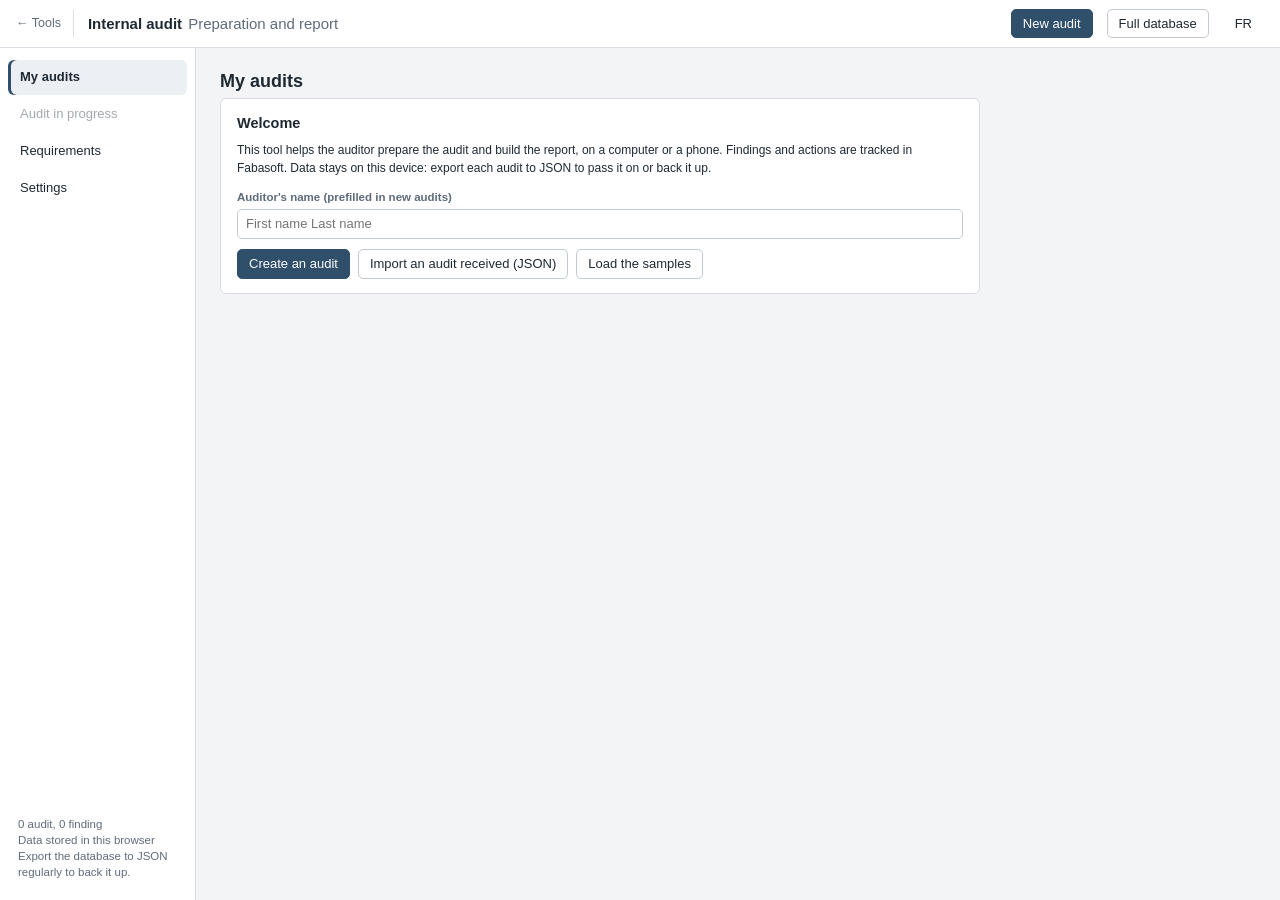
<file: outils/audit-iso19443/index.html>
<!DOCTYPE html>
<html lang="fr">
<head>
<meta charset="utf-8">
<meta name="viewport" content="width=device-width, initial-scale=1">
<title>Audit interne ISO 19443 · Outils qualité</title>
<meta name="description" content="Outil d'audit interne ISO 19443 / ISO 9001 : préparation, plan d'audit, checklist terrain, rédaction des constats, vérification avant émission et rapport Word ou PDF. Hors ligne, données locales.">
<link rel="icon" type="image/png" sizes="32x32" href="../../assets/icons/favicon-32.png?v=4">
<link rel="apple-touch-icon" href="../../assets/icons/apple-touch-icon.png?v=4">
<link rel="manifest" href="../site.webmanifest">
<meta name="apple-mobile-web-app-title" content="Outils qualité">
<script>
  /* Thème partagé avec le site (clé 'theme'), appliqué avant le rendu pour éviter le flash */
  (function () {
    var t = localStorage.getItem('theme');
    if (t !== 'light' && t !== 'dark') t = window.matchMedia('(prefers-color-scheme: dark)').matches ? 'dark' : 'light';
    document.documentElement.setAttribute('data-theme', t);
  })();
</script>
<script>
  /* Langue partagée avec le site (clé 'lang', ou ?lang=en dans l'adresse) ; anglais si le navigateur n'est pas en français */
  (function () {
    var q = /[?&]lang=(fr|en)\b/.exec(location.search), s = null;
    try { if (q) localStorage.setItem('lang', q[1]); s = localStorage.getItem('lang'); } catch (e) { /* stockage bloqué */ }
    var l = s === 'fr' || s === 'en' ? s : q ? q[1] : (/^fr\b/i.test(navigator.language || 'fr') ? 'fr' : 'en');
    window.LANG = l;
    document.documentElement.lang = l;
    if (l === 'en') {
      document.documentElement.classList.add('i18n-wait');
      var st = document.createElement('style'); st.textContent = '.i18n-wait body{visibility:hidden}'; document.head.appendChild(st);
    }
  })();
</script>
<!--
  Gestionnaire de rapports d'audit interne (ISO 19443) : préparation, plan d'audit, terrain, constats et rapport.
  Le suivi des constats et des actions reste dans Fabasoft ; l'outil prépare et rédige.
  Fichier autonome : HTML, CSS et JavaScript sans aucune dépendance externe.
  Fonctionne hors ligne, ouverture directe dans Edge, Chrome ou Firefox.

  Architecture du code (section <script>) :
    1. Constantes métier (chapitres, évaluations, référentiel par défaut, questions d'audit, processus)
    2. Utilitaires (dates, texte, similarité, tri des numéros d'exigence)
    3. Stockage (adaptateur LocalStorage, remplaçable par SharePoint/OneDrive) et modèle
    4. Calculs (vérification avant émission, aide à la rédaction)
    5. Vue Audit : dossier, préparation, plan d'audit, terrain, constats, rapport, vérification
    6. Vues transverses : mes audits, référentiel, paramètres
    7. Exports : ZIP, Word (rapport et plan), impression PDF, JSON ; lecture Excel/CSV pour l'import
    8. Exemples, événements et démarrage
-->
<style>
:root{
  --bg:#f3f4f6; --panel:#ffffff; --panel2:#f8f9fa; --border:#d9dde3; --border2:#c3c9d1;
  --text:#1f2933; --muted:#5f6b7a; --accent:#2f4f6b; --accent2:#3f6a8f; --accent-text:#ffffff;
  --hover:#eceff3; --danger:#a23434; --warn:#9a6a12; --ok:#2e6b3a; --bar:#6b8299; --bar2:#a23434;
  --c-c:#6b7f8f; --c-pf:#2e6b3a; --c-pp:#3f6a8f; --c-obs:#9a6a12; --c-ncm:#b45a2a; --c-ncM:#a23434; --c-na:#8a939e; --on:#ffffff;
  color-scheme: light;
}
:root[data-theme="dark"]{
  --bg:#15181c; --panel:#1e2226; --panel2:#24292e; --border:#343a41; --border2:#454c55;
  --text:#e3e6ea; --muted:#9aa4b0; --accent:#7fa6c6; --accent2:#9dbad3; --accent-text:#11161b;
  --hover:#2a3036; --danger:#e07a7a; --warn:#d9a845; --ok:#7cc08a; --bar:#7d93a8; --bar2:#d46a5e;
  --c-c:#9aaab8; --c-pf:#7cc08a; --c-pp:#8fb3d4; --c-obs:#d9a845; --c-ncm:#e0915e; --c-ncM:#e07a7a; --c-na:#8a939e; --on:#11161b;
  color-scheme: dark;
}
*{box-sizing:border-box}
html,body{height:100%;margin:0}
body{font:13px/1.45 Calibri,"Segoe UI",Arial,sans-serif;background:var(--bg);color:var(--text)}
button,input,select,textarea{font:inherit;color:inherit}
.app{display:grid;grid-template-rows:48px 1fr;grid-template-columns:196px minmax(0,1fr);height:100vh;height:100dvh}
.m-only,.m-inline,.btn.m-only{display:none}
header{grid-column:1/-1;display:flex;align-items:center;gap:14px;padding:0 16px;background:var(--panel);border-bottom:1px solid var(--border)}
.site-back{color:var(--muted);text-decoration:none;white-space:nowrap;padding:4px 12px 4px 0;border-right:1px solid var(--border);font-size:12.5px}
.site-back:hover{color:var(--accent)}
.site-back:focus-visible{outline:2px solid var(--accent);outline-offset:2px;border-radius:3px}
.brand{font-weight:700;font-size:15px;white-space:nowrap}
.brand span{font-weight:400;color:var(--muted);margin-left:6px}
.hdr-current{min-width:0;overflow:hidden;text-overflow:ellipsis;white-space:nowrap;color:var(--muted);border-left:1px solid var(--border);padding-left:14px}
.hdr-current b{color:var(--text)}
.spacer{flex:1}
.muted{color:var(--muted)}
.small{font-size:12px}
nav{background:var(--panel);border-right:1px solid var(--border);padding:12px 8px;display:flex;flex-direction:column;gap:2px}
nav button{all:unset;padding:8px 12px;border-radius:6px;cursor:pointer;color:var(--text)}
nav button:hover{background:var(--hover)}
nav button.active{background:var(--hover);font-weight:600;box-shadow:inset 3px 0 0 var(--accent)}
nav button:disabled{opacity:.4;cursor:default}
nav .nav-foot{margin-top:auto;padding:8px 10px;font-size:11.5px;color:var(--muted);line-height:1.4}
main{position:relative;overflow:hidden;min-width:0}
.view{display:none;height:100%;overflow:auto;padding:20px 24px 40px}
.view.active{display:block}
#view-audit{padding:0}
#view-audit.active{display:grid;grid-template-rows:auto 1fr;grid-template-columns:minmax(0,1fr)}
.audit-body{overflow:auto;padding:18px 22px 40px;min-height:0}
h2{font-size:18px;margin:0 0 4px}
h3{font-size:14.5px;margin:22px 0 8px}
h4{font-size:13px;margin:14px 0 6px}
.lead{color:var(--muted);margin:0 0 16px;max-width:900px}

/* Boutons et champs */
.btn{display:inline-flex;align-items:center;gap:6px;padding:5px 11px;border:1px solid var(--border2);background:var(--panel);border-radius:5px;cursor:pointer;white-space:nowrap;line-height:1.35}
.btn:hover{background:var(--hover)}
.btn:disabled{opacity:.45;cursor:default}
.btn.primary{background:var(--accent);border-color:var(--accent);color:var(--accent-text)}
.btn.primary:hover{background:var(--accent2)}
.btn.danger{color:var(--danger)}
.btn.primary.danger-bg{background:var(--danger);border-color:var(--danger);color:var(--on)}
.btn.ghost{border-color:transparent;background:transparent}
.btn.ghost:hover{background:var(--hover)}
.btn.sm{padding:2px 8px;font-size:12px}
input[type=text],input[type=search],input[type=date],input[type=number],select,textarea{width:100%;padding:5px 8px;border:1px solid var(--border2);border-radius:5px;background:var(--panel);outline:none}
input:focus,select:focus,textarea:focus{border-color:var(--accent);box-shadow:0 0 0 2px color-mix(in srgb,var(--accent) 22%,transparent)}
textarea{resize:vertical;min-height:54px}
.fld{display:block;margin:0 0 10px}
.fld>span{display:block;font-size:11.5px;font-weight:600;color:var(--muted);margin-bottom:3px}
.grid2{display:grid;grid-template-columns:1fr 1fr;gap:0 12px}
.grid3{display:grid;grid-template-columns:1fr 1fr 1fr;gap:0 12px}
.row{display:flex;gap:8px;align-items:center;flex-wrap:wrap}
.chk{display:flex;align-items:center;gap:6px;cursor:pointer}
.chips{display:flex;flex-wrap:wrap;gap:6px}
.chip{display:inline-flex;align-items:center;gap:5px;padding:3px 9px;border:1px solid var(--border2);border-radius:14px;cursor:pointer;background:var(--panel);font-size:12.5px}
.chip:has(input:checked){background:color-mix(in srgb,var(--accent) 14%,var(--panel));border-color:var(--accent)}
.chip input{margin:0}
.box{background:var(--panel);border:1px solid var(--border);border-radius:6px;padding:14px 16px;margin:0 0 14px}
.box h3:first-child{margin-top:0}
.hint{font-size:12px;color:var(--muted);margin:2px 0 10px}

/* Barre d'outils de l'audit */
.toolbar{display:flex;flex-wrap:wrap;align-items:center;gap:6px;padding:0 12px;background:var(--panel);border-bottom:1px solid var(--border);min-height:44px}
.toolbar select{width:auto;padding:4px 6px}
.tabs{display:flex;gap:2px;align-self:stretch}
.tabs button{all:unset;padding:0 12px;cursor:pointer;color:var(--muted);display:flex;align-items:center;gap:6px;border-bottom:2px solid transparent}
.tabs button:hover{color:var(--text)}
.tabs button.active{color:var(--text);font-weight:600;border-bottom-color:var(--accent)}
.tabs .cnt{font-size:11px;font-weight:600;padding:0 6px;border-radius:9px;background:var(--hover);color:var(--muted)}
.tabs .cnt.err{background:color-mix(in srgb,var(--danger) 18%,var(--panel));color:var(--danger)}
.dropdown{position:relative}
.menu{position:absolute;right:0;top:calc(100% + 4px);background:var(--panel);border:1px solid var(--border2);border-radius:6px;box-shadow:0 8px 24px rgba(0,0,0,.14);min-width:270px;padding:4px;z-index:50;display:none}
.menu.open{display:block}
.menu button{all:unset;display:block;width:100%;box-sizing:border-box;padding:7px 10px;border-radius:4px;cursor:pointer}
.menu button:hover{background:var(--hover)}
.menu button small{display:block;color:var(--muted);font-size:11.5px}
.menu .msep{height:1px;background:var(--border);margin:4px 2px}

/* Tableaux */
table.tbl{width:100%;border-collapse:collapse;background:var(--panel);border:1px solid var(--border)}
table.tbl th{text-align:left;font-size:11.5px;font-weight:600;color:var(--muted);background:var(--panel2);padding:6px 8px;border-bottom:1px solid var(--border);white-space:nowrap;position:sticky;top:0;z-index:1}
table.tbl td{padding:6px 8px;border-bottom:1px solid var(--border);vertical-align:top}
table.tbl tr.click{cursor:pointer}
table.tbl tr.click:hover td{background:var(--hover)}
table.tbl td.num{text-align:right;font-variant-numeric:tabular-nums}
table.tbl td.nowrap{white-space:nowrap}
.clip{display:-webkit-box;-webkit-line-clamp:2;-webkit-box-orient:vertical;overflow:hidden}
.filters{display:flex;flex-wrap:wrap;gap:8px;align-items:center;margin:0 0 12px}
.filters input[type=search]{max-width:300px}
.filters select{width:auto}
.empty{padding:28px;text-align:center;color:var(--muted);background:var(--panel);border:1px dashed var(--border2);border-radius:6px}

/* Évaluations et types de constats */
.e-C{--c:var(--c-c)} .e-PF{--c:var(--c-pf)} .e-PP{--c:var(--c-pp)} .e-OBS{--c:var(--c-obs)} .e-NCm{--c:var(--c-ncm)} .e-NCM{--c:var(--c-ncM)} .e-NA{--c:var(--c-na)} .e-{--c:var(--border2)}
.badge{display:inline-block;padding:0 7px;border-radius:10px;font-size:11.5px;font-weight:700;border:1px solid var(--c);color:var(--c);white-space:nowrap;line-height:17px}
.badge.fill{background:var(--c);color:var(--on)}
.tag{display:inline-block;font-size:11px;padding:0 6px;border-radius:3px;background:var(--hover);color:var(--muted);border:1px solid var(--border);white-space:nowrap;line-height:17px}
.tag.nuc{color:var(--accent);border-color:color-mix(in srgb,var(--accent) 40%,var(--border))}
.tag.warn{color:var(--warn);border-color:color-mix(in srgb,var(--warn) 40%,var(--border))}
.tag.err{color:var(--danger);border-color:color-mix(in srgb,var(--danger) 40%,var(--border))}
.seg{display:inline-flex;border:1px solid var(--border2);border-radius:5px;overflow:hidden;flex-shrink:0}
.seg button{all:unset;padding:3px 9px;cursor:pointer;font-size:12px;font-weight:700;color:var(--muted);border-right:1px solid var(--border);min-width:22px;text-align:center}
.seg button:last-child{border-right:0}
.seg button:hover{background:var(--hover);color:var(--c)}
.seg button.on{background:var(--c);color:var(--on)}

/* Préparation */
.two-col{display:grid;grid-template-columns:minmax(0,1fr) 300px;gap:18px;align-items:start}
.side{position:sticky;top:0}
.side .btn{white-space:normal;text-align:left;justify-content:flex-start}
.chap{background:var(--panel);border:1px solid var(--border);border-radius:6px;margin:0 0 12px;overflow:hidden}
.chap-head{display:flex;align-items:center;gap:8px;padding:7px 10px;background:var(--panel2);border-bottom:1px solid var(--border);font-weight:600}
.chap-head .muted{font-weight:400}
.ref-row{display:grid;grid-template-columns:22px 62px minmax(0,1fr) auto;gap:8px;align-items:start;padding:6px 10px;border-bottom:1px solid var(--border);cursor:pointer}
.ref-row:last-child{border-bottom:0}
.ref-row:hover{background:var(--hover)}
.ref-row input{margin:2px 0 0}
.ref-row .cl{font-weight:700;font-variant-numeric:tabular-nums}
.ref-row .docs{font-size:12px;color:var(--muted)}
.ref-row .tags{display:flex;gap:4px;flex-wrap:wrap;justify-content:flex-end;max-width:260px}

/* Terrain */
.sticky-bar{position:sticky;top:-18px;z-index:5;background:var(--bg);padding:10px 0 10px;margin:-6px 0 8px;border-bottom:1px solid var(--border)}
.progress{display:flex;align-items:center;gap:12px;flex-wrap:wrap}
.meter{height:8px;background:var(--hover);border-radius:4px;overflow:hidden;min-width:160px;flex:1;max-width:340px}
.meter span{display:block;height:100%;background:var(--accent)}
.item{background:var(--panel);border:1px solid var(--border);border-left:4px solid var(--border2);border-radius:6px;padding:10px 12px;margin:0 0 10px}
.item.e-C,.item.e-PF,.item.e-PP,.item.e-OBS,.item.e-NCm,.item.e-NCM,.item.e-NA{border-left-color:var(--c)}
.item-head{display:flex;align-items:flex-start;gap:10px;flex-wrap:wrap}
.item-head .cl{font-weight:700;font-variant-numeric:tabular-nums;min-width:48px}
.item-head .tt{flex:1;min-width:220px;font-weight:600}
.item-docs,.item-req{font-size:12px;color:var(--muted);margin:4px 0 0 58px;white-space:pre-wrap}
.item ol.qs{margin:8px 0 8px 58px;padding-left:18px}
.item ol.qs li{margin:2px 0}
.item ol.qs label{display:flex;gap:6px;align-items:flex-start;cursor:pointer}
.item ol.qs input{margin-top:3px}
.item ol.qs label.done span{color:var(--muted)}
.item .body{margin-left:58px}
.item textarea{min-height:46px}
.item .foot{display:flex;gap:6px;align-items:center;flex-wrap:wrap;margin-top:6px}
.linkish{all:unset;cursor:pointer;color:var(--accent);text-decoration:underline;text-underline-offset:2px}
.chap-title{font-size:13px;font-weight:700;margin:16px 0 8px;color:var(--muted);text-transform:uppercase;letter-spacing:.04em}

/* Constats */
.cgrid{display:grid;grid-template-columns:300px minmax(0,1fr);gap:16px;align-items:start}
.clist{background:var(--panel);border:1px solid var(--border);border-radius:6px;overflow:hidden}
.clist button{all:unset;display:block;box-sizing:border-box;width:100%;padding:8px 10px;border-bottom:1px solid var(--border);cursor:pointer}
.clist button:last-child{border-bottom:0}
.clist button:hover{background:var(--hover)}
.clist button.active{background:var(--hover);box-shadow:inset 3px 0 0 var(--accent)}
.clist .t{display:block;font-size:12px;color:var(--muted);margin-top:2px;overflow:hidden;text-overflow:ellipsis;white-space:nowrap}
.aid{background:var(--panel2);border:1px solid var(--border);border-radius:6px;padding:10px 12px;font-size:12.5px}
.aid ul{margin:4px 0 0;padding-left:18px}
.aid li{margin:2px 0}
.aid li.ok{color:var(--ok)}
.aid li.warn{color:var(--warn)}
.aid li.err{color:var(--danger)}
.sim{border-top:1px solid var(--border);margin-top:8px;padding-top:8px}

/* Contrôle */
.score{margin:0 0 10px;max-width:520px}
.score .lbl{display:flex;justify-content:space-between;font-size:12.5px;margin-bottom:3px}
.score .meter{max-width:none}
.issue{display:block;width:100%;max-width:760px;text-align:left;border:1px solid var(--border);border-left:4px solid var(--muted);background:var(--panel);padding:6px 10px;border-radius:5px;margin:0 0 6px;cursor:pointer;color:var(--text)}
.issue:hover{background:var(--hover)}
.issue.err{border-left-color:var(--danger)}
.issue.warn{border-left-color:var(--warn)}
.issue.info{border-left-color:var(--ok);cursor:default}

/* Indicateurs et cartes */
.kpis{display:grid;grid-template-columns:repeat(auto-fill,minmax(160px,1fr));gap:10px;margin:0 0 14px}
.kpi{background:var(--panel);border:1px solid var(--border);border-radius:6px;padding:10px 12px}
.kpi .v{font-size:22px;font-weight:700;font-variant-numeric:tabular-nums}
.kpi .l{font-size:12px;color:var(--muted)}
.cards{display:grid;grid-template-columns:repeat(auto-fit,minmax(420px,1fr));gap:14px;margin:0 0 14px}
.card{background:var(--panel);border:1px solid var(--border);border-radius:6px;padding:12px 14px;min-width:0}
.card h3{margin:0 0 4px}
.card p.sub{margin:0 0 10px;color:var(--muted);font-size:12px}
.bars .br{display:grid;grid-template-columns:minmax(110px,44%) 1fr 34px;gap:8px;align-items:center;margin:4px 0;font-size:12.5px}
.bars .br .bl{overflow:hidden;text-overflow:ellipsis;white-space:nowrap}
.bars .track{height:10px;background:var(--hover);border-radius:3px;overflow:hidden;display:flex}
.bars .track span{display:block;height:100%}
.bars .bv{text-align:right;font-variant-numeric:tabular-nums;color:var(--muted)}
.lgd{display:flex;gap:14px;flex-wrap:wrap;font-size:11.5px;color:var(--muted);margin-top:6px}
.lgd i{display:inline-block;width:10px;height:10px;border-radius:2px;margin-right:5px;vertical-align:-1px}

/* Planning et couverture */
.plan{display:grid;grid-template-columns:minmax(160px,240px) repeat(12,minmax(26px,1fr));font-size:12px;border:1px solid var(--border);border-radius:6px;overflow:hidden;background:var(--panel)}
.plan>div{padding:4px 6px;border-bottom:1px solid var(--border);border-right:1px solid var(--border);min-height:26px}
.plan .h{background:var(--panel2);color:var(--muted);font-weight:600;text-align:center}
.plan .h:first-child{text-align:left}
.plan .lab{overflow:hidden;text-overflow:ellipsis;white-space:nowrap;cursor:pointer}
.plan .lab:hover{text-decoration:underline}
.plan .on{background:color-mix(in srgb,var(--bar) 55%,var(--panel))}
.plan .on.done{background:color-mix(in srgb,var(--ok) 55%,var(--panel))}
.plan .on.cancel{background:repeating-linear-gradient(45deg,var(--hover),var(--hover) 4px,var(--panel) 4px,var(--panel) 8px)}
table.mx td.cell{text-align:center;white-space:nowrap}
.mxv{display:inline-block;min-width:30px;padding:0 6px;border-radius:4px;font-weight:700;font-size:12px;background:var(--c);color:var(--on)}
.mxp{display:inline-block;min-width:30px;padding:0 6px;border-radius:4px;font-size:11.5px;color:var(--muted);border:1px dashed var(--border2)}
tr.uncov td:first-child{box-shadow:inset 3px 0 0 var(--danger)}
.prio{display:grid;grid-template-columns:22px 60px minmax(0,1fr) 120px;gap:8px;align-items:center;padding:5px 0;border-bottom:1px solid var(--border);font-size:12.5px}
.prio:last-child{border-bottom:0}
.prio .meter{min-width:0}

/* Modale et notifications */
.modal{position:fixed;inset:0;background:rgba(15,20,25,.45);display:flex;align-items:flex-start;justify-content:center;padding:6vh 16px;z-index:100}
.modal.hidden{display:none}
.modal-box{background:var(--panel);border:1px solid var(--border);border-radius:8px;box-shadow:0 18px 50px rgba(0,0,0,.25);width:min(820px,100%);max-height:88vh;display:flex;flex-direction:column}
.modal-box.wide{width:min(1100px,100%)}
.modal-head{display:flex;align-items:center;justify-content:space-between;padding:12px 16px;border-bottom:1px solid var(--border)}
.modal-head h3{margin:0}
#modal-body{padding:14px 16px;overflow:auto}
#modal-foot{padding:10px 16px;border-top:1px solid var(--border);display:flex;justify-content:flex-end;gap:8px}
#modal-foot:empty{display:none}
#toast{position:fixed;right:18px;bottom:18px;display:flex;flex-direction:column;gap:8px;z-index:200}
#toast div{background:var(--text);color:var(--bg);padding:9px 14px;border-radius:6px;box-shadow:0 6px 18px rgba(0,0,0,.2);max-width:420px;font-size:12.5px;display:flex;align-items:center;gap:14px}
#toast div button{all:unset;cursor:pointer;font-weight:700;text-decoration:underline;text-underline-offset:2px;white-space:nowrap;padding:2px 0}
.preview{overflow:auto;max-height:240px;border:1px solid var(--border);border-radius:5px;margin:6px 0 12px}
.preview table{border-collapse:collapse;font-size:11.5px}
.preview td,.preview th{border:1px solid var(--border);padding:3px 6px;max-width:220px;overflow:hidden;text-overflow:ellipsis;white-space:nowrap}
.preview th{background:var(--panel2);color:var(--muted)}
.preview tr.hdr td{font-weight:700;background:color-mix(in srgb,var(--accent) 12%,var(--panel))}
.map-grid{display:grid;grid-template-columns:200px minmax(0,1fr);gap:6px 12px;align-items:center;margin:0 0 12px}
.map-grid label{font-weight:600;font-size:12.5px}

@media (max-width: 980px){
  .app{grid-template-columns:minmax(0,1fr);grid-template-rows:48px auto 1fr}
  nav{flex-direction:row;overflow-x:auto;padding:6px;border-right:0;border-bottom:1px solid var(--border)}
  nav button{white-space:nowrap}
  nav .nav-foot{display:none}
  .two-col,.cgrid{grid-template-columns:minmax(0,1fr)}
  .side{position:static}
  .item-docs,.item-req,.item ol.qs,.item .body{margin-left:0}
  .grid3{grid-template-columns:1fr 1fr}
  .brand span{display:none}
}

/* Téléphone : cibles tactiles larges, une colonne, tableaux en fiches */
.warnbox{border:1px solid color-mix(in srgb,var(--warn) 45%,var(--border));background:color-mix(in srgb,var(--warn) 9%,var(--panel));border-radius:6px;padding:8px 12px;margin:0 0 14px;font-size:12.5px}
.selbar{display:flex;flex-wrap:wrap;gap:8px;align-items:center;background:color-mix(in srgb,var(--accent) 10%,var(--panel));border:1px solid color-mix(in srgb,var(--accent) 35%,var(--border));border-radius:6px;padding:8px 12px;margin:0 0 10px}
td.selcell,th.selcell{width:34px;text-align:center}
td.selcell input,th.selcell input{width:17px;height:17px;cursor:pointer}
.danger-zone{border:1px solid color-mix(in srgb,var(--danger) 35%,var(--border));border-radius:6px;padding:12px 14px;margin-top:22px;max-width:980px}
.danger-zone h3{margin:0 0 4px;color:var(--danger)}
.welcome{max-width:760px}
.hscroll{overflow-x:auto;-webkit-overflow-scrolling:touch}
.preview-frame{width:100%;height:78vh;min-height:420px;border:1px solid var(--border2);border-radius:6px;background:#fff}
table.plan-tbl td{padding:4px 6px}
table.plan-tbl input{padding:4px 6px}
@media (max-width: 440px){header .brand{display:none}}
@media (max-width: 700px){
  body{font-size:14px}
  input[type=text],input[type=search],input[type=date],input[type=number],select,textarea{font-size:16px;padding:8px 10px}
  .btn{min-height:38px;padding:7px 12px}
  .btn.sm{min-height:34px;padding:5px 10px;font-size:13px}
  .lg-only,table.tbl.resp td.lg-only{display:none}
  .m-inline{display:inline}
  .m-only{display:block}
  .btn.m-only{display:inline-flex}
  header{gap:8px;padding:0 10px;min-width:0}
  header .btn{padding:7px 10px}
  .site-back{padding-right:8px}
  .brand{font-size:14px}
  .hdr-current{display:none}
  nav button{padding:7px 10px}
  .view{padding:14px 12px 90px}
  .audit-body{padding:10px 12px 90px}
  .m-ident{font-size:13px;color:var(--muted);margin:0 0 8px;white-space:nowrap;overflow:hidden;text-overflow:ellipsis}
  .m-ident b{color:var(--text)}
  .grid2,.grid3{grid-template-columns:1fr}
  .kpis{grid-template-columns:1fr 1fr;gap:8px}
  .kpi{padding:8px 10px}
  .kpi .v{font-size:19px}
  .cards{grid-template-columns:1fr}
  .lead{font-size:13px}
  .toolbar{padding:0 6px;gap:6px;flex-wrap:nowrap}
  .toolbar .tabs{overflow-x:auto;flex:1 1 auto;min-width:0;scrollbar-width:none}
  .toolbar .tabs::-webkit-scrollbar{display:none}
  .tabs button{padding:0 10px;white-space:nowrap}
  .toolbar .stat-lbl,.toolbar>.spacer{display:none}
  .menu{min-width:min(290px,92vw)}
  .filters input[type=search]{max-width:none;flex:1 1 100%}
  .filters select{flex:1 1 40%;min-width:0}
  .filters .spacer{display:none}
  .sticky-bar{top:-10px;margin:-4px -12px 8px;padding:8px 12px}
  .progress{gap:8px}
  .item{padding:10px}
  .item-head{gap:6px}
  .item-head .cl{min-width:0}
  .item-head .tt{min-width:0;flex:1 1 60%}
  .item .seg{display:grid;grid-template-columns:repeat(7,1fr);width:100%}
  .item .seg button{padding:10px 0;font-size:13px}
  .item ol.qs{padding-left:20px}
  .item ol.qs label{padding:4px 0}
  .item ol.qs input{width:20px;height:20px;flex-shrink:0;margin-top:0}
  .item .foot input[data-qadd]{max-width:none;margin-left:0;flex:1 1 100%}
  .item .foot .btn{flex:1 1 auto}
  .cgrid.show-detail>.ccol-list{display:none}
  .cgrid.show-list>.ccol-form{display:none}
  .clist button{padding:11px 12px}
  .two-col{gap:12px}
  .prep-side{display:contents}
  .prep-side .box:first-child{order:-1}
  .ref-row{grid-template-columns:24px 50px minmax(0,1fr);padding:9px 10px}
  .ref-row input{width:18px;height:18px}
  .ref-row .tags{grid-column:3;justify-content:flex-start;max-width:none}
  .prio{grid-template-columns:24px 46px minmax(0,1fr)}
  .prio>.row{grid-column:3}
  table.tbl.resp,table.tbl.resp tbody,table.tbl.resp tr,table.tbl.resp td{display:block;width:100%}
  table.tbl.resp thead{display:none}
  table.tbl.resp tr{border-bottom:1px solid var(--border);padding:8px 0}
  table.tbl.resp td{border:0;padding:3px 12px}
  table.tbl.resp td[data-l]::before{content:attr(data-l);display:block;font-size:11px;color:var(--muted);font-weight:600}
  table.tbl.resp td.selcell{width:auto;text-align:left}
  table.tbl.resp td.selcell input{width:20px;height:20px}
  table.tbl.resp td.acts{display:flex;gap:6px;flex-wrap:wrap;padding-top:6px}
  table.tbl.mx{min-width:640px}
  .plan{min-width:640px}
  .modal{padding:0}
  .modal-box,.modal-box.wide{width:100%;max-height:none;height:100%;border-radius:0;border:0}
  .map-grid{grid-template-columns:1fr}
  #toast{left:10px;right:10px;bottom:10px}
  #toast div{max-width:none}
  .danger-zone{margin-top:16px}
  .preview-frame{height:70vh}
  table.plan-tbl td{padding:3px 12px}
}
</style>
</head>
<body>
<div class="app">
  <header>
    <a class="site-back" href="../" title="Retour aux outils">&larr; Outils</a>
    <script>/* revient à la page d'accueil d'où l'on vient (avec ou sans profil) */ try { var h = sessionStorage.getItem('outils-home'); if (h && h.charAt(0) === '/' && h.indexOf('//') < 0 && h.indexOf(':') < 0) document.currentScript.previousElementSibling.href = h; } catch (e) {}</script>
    <div class="brand">Audit interne<span>Préparation et rapport</span></div>
    <div class="hdr-current" id="hdr-current"></div>
    <div class="spacer"></div>
    <button class="btn primary" type="button" data-act="new-audit">Nouvel audit</button>
    <div class="dropdown">
      <button class="btn" type="button" data-act="menu" data-menu="base-menu">Base complète</button>
      <div class="menu" id="base-menu">
        <button type="button" data-base="export-json">Exporter la base (JSON)<small>Sauvegarde, ou partage via OneDrive ou SharePoint</small></button>
        <button type="button" data-base="import-json">Importer (JSON)<small>Un audit reçu, plusieurs audits ou une base complète</small></button>
        <div class="msep"></div>
        <button type="button" data-base="examples">Charger les exemples<small>Trois audits fictifs pour découvrir l'outil</small></button>
      </div>
    </div>
  </header>
  <nav id="nav">
    <button type="button" data-view="programme">Mes audits</button>
    <button type="button" data-view="audit">Audit<span class="lg-only"> en cours</span></button>
    <button type="button" data-view="referentiel">Référentiel</button>
    <button type="button" data-view="parametres">Paramètres</button>
    <div class="nav-foot" id="nav-foot"></div>
  </nav>
  <main>
    <section class="view" id="view-programme"></section>
    <section class="view" id="view-audit"></section>
    <section class="view" id="view-referentiel"></section>
    <section class="view" id="view-parametres"></section>
  </main>
</div>
<div class="modal hidden" id="modal"><div class="modal-box" id="modal-box"><div class="modal-head"><h3 id="modal-title"></h3><button class="btn ghost sm" type="button" data-act="modal-close">Fermer</button></div><div id="modal-body"></div><div id="modal-foot"></div></div></div>
<div id="toast"></div>
<input type="file" id="file-json" accept=".json,application/json,text/plain" hidden>
<input type="file" id="file-ref" accept=".xlsx,.xlsm,.csv,.txt" hidden>
<iframe id="print-frame" title="Impression" style="position:fixed;right:0;bottom:0;width:0;height:0;border:0"></iframe>
<script>
/* =====================================================================
   LANGUE (FR / EN)
   Le choix est partagé avec le site (localStorage 'lang', ou ?lang=en dans l'adresse).
   L'interface est écrite en français. En anglais, chaque texte affiché dont le français
   figure dans I18N_EN (ou correspond à un motif de I18N_RX) est remplacé à l'affichage ;
   les valeurs enregistrées (étapes, processus, codes d'évaluation) restent en français.
   Les exports passent par T() (texte) et trMarkup() (HTML imprimé, XML Word et Excel).
   Ajouter un texte français à l'interface = ajouter sa traduction ici.
   ===================================================================== */
const I18N_EN = {
  /* en-tête, navigation */
  "Audit interne ISO 19443 · Outils qualité": "ISO 19443 internal audit · Quality tools",
  "Retour aux outils": "Back to the tools",
  "← Outils": "← Tools",
  "Audit interne": "Internal audit",
  "Préparation et rapport": "Preparation and report",
  "Nouvel audit": "New audit",
  "Base complète": "Full database",
  "Exporter la base (JSON)": "Export the database (JSON)",
  "Sauvegarde, ou partage via OneDrive ou SharePoint": "Backup, or sharing via OneDrive or SharePoint",
  "Importer (JSON)": "Import (JSON)",
  "Un audit reçu, plusieurs audits ou une base complète": "An audit received, several audits or a full database",
  "Charger les exemples": "Load the samples",
  "Trois audits fictifs pour découvrir l'outil": "Three fictitious audits to explore the tool",
  "Mes audits": "My audits",
  "en cours": "in progress",
  "Référentiel": "Requirements",
  "Paramètres": "Settings",
  "Fermer": "Close",
  "Impression": "Printing",

  /* chapitres, types, étapes, appréciations */
  "Contexte de l'organisme": "Context of the organization",
  "Planification": "Planning",
  "Réalisation des activités opérationnelles": "Operation",
  "Évaluation des performances": "Performance evaluation",
  "Amélioration": "Improvement",
  "Hors référentiel": "Outside the requirements",
  "Audit interne processus": "Internal process audit",
  "Audit interne produit": "Internal product audit",
  "Audit interne de suivi": "Internal follow-up audit",
  "Audit fournisseur": "Supplier audit",
  "Audit à blanc": "Mock audit",
  "En préparation": "In preparation",
  "Sur le terrain": "On site",
  "Rapport en rédaction": "Report being written",
  "Rapport émis": "Report issued",
  "Exigences satisfaites": "Requirements met",
  "Exigences satisfaites avec écarts mineurs": "Requirements met with minor gaps",
  "Écarts significatifs : actions requises": "Significant gaps: action required",
  "Exigences non satisfaites": "Requirements not met",

  /* codes et libellés d'évaluation */
  "PF": "S",
  "PP": "OFI",
  "NCm": "mNC",
  "NCM": "MNC",
  "NA": "N/A",
  "Conforme": "Compliant",
  "Point fort": "Strength",
  "Piste de progrès": "Opportunity for improvement",
  "Non-conformité mineure": "Minor nonconformity",
  "Non-conformité majeure": "Major nonconformity",
  "Non audité": "Not audited",
  "Non évalué": "Not assessed",
  "Les constats sont enregistrés dans Fabasoft, où le processus audité apporte sa réponse : correction, analyse des causes et actions correctives. L'efficacité des actions est vérifiée avant la clôture des constats.":
    "Findings are recorded in Fabasoft, where the audited process provides its response: correction, cause analysis and corrective actions. The effectiveness of actions is checked before findings are closed.",

  /* exigences par défaut (intitulés ISO 9001:2015) */
  "Compréhension de l'organisme et de son contexte": "Understanding the organization and its context",
  "Besoins et attentes des parties intéressées": "Needs and expectations of interested parties",
  "Domaine d'application du système de management": "Scope of the management system",
  "Système de management et processus": "Management system and its processes",
  "Leadership et engagement : généralités": "Leadership and commitment: general",
  "Orientation client": "Customer focus",
  "Établissement de la politique": "Establishing the policy",
  "Communication de la politique": "Communicating the policy",
  "Rôles, responsabilités et autorités": "Roles, responsibilities and authorities",
  "Actions face aux risques et opportunités": "Actions to address risks and opportunities",
  "Objectifs et planification pour les atteindre": "Objectives and planning to achieve them",
  "Planification des modifications": "Planning of changes",
  "Ressources : généralités": "Resources: general",
  "Ressources humaines": "People",
  "Environnement de mise en œuvre des processus": "Environment for the operation of processes",
  "Ressources pour la surveillance et la mesure": "Monitoring and measuring resources",
  "Connaissances organisationnelles": "Organizational knowledge",
  "Compétences": "Competence",
  "Sensibilisation": "Awareness",
  "Informations documentées : généralités": "Documented information: general",
  "Création et mise à jour des informations documentées": "Creating and updating documented information",
  "Maîtrise des informations documentées": "Control of documented information",
  "Planification et maîtrise opérationnelles": "Operational planning and control",
  "Communication avec les clients": "Customer communication",
  "Détermination des exigences relatives aux produits": "Determining the requirements for products",
  "Revue des exigences relatives aux produits": "Review of the requirements for products",
  "Modifications des exigences": "Changes to requirements",
  "Conception et développement : généralités": "Design and development: general",
  "Planification de la conception": "Design and development planning",
  "Éléments d'entrée de la conception": "Design and development inputs",
  "Maîtrise de la conception": "Design and development controls",
  "Éléments de sortie de la conception": "Design and development outputs",
  "Modifications de la conception": "Design and development changes",
  "Prestataires externes : généralités": "External providers: general",
  "Type et étendue de la maîtrise des prestataires": "Type and extent of control of providers",
  "Informations à l'attention des prestataires externes": "Information for external providers",
  "Maîtrise de la production": "Control of production",
  "Identification et traçabilité": "Identification and traceability",
  "Propriété des clients ou des prestataires externes": "Property belonging to customers or external providers",
  "Préservation": "Preservation",
  "Activités après livraison": "Post-delivery activities",
  "Maîtrise des modifications en production": "Control of changes in production",
  "Libération des produits et services": "Release of products and services",
  "Maîtrise des éléments de sortie non conformes": "Control of nonconforming outputs",
  "Surveillance et mesure : généralités": "Monitoring and measurement: general",
  "Satisfaction du client": "Customer satisfaction",
  "Analyse et évaluation": "Analysis and evaluation",
  "Revue de direction : généralités": "Management review: general",
  "Éléments d'entrée de la revue de direction": "Management review inputs",
  "Éléments de sortie de la revue de direction": "Management review outputs",
  "Amélioration : généralités": "Improvement: general",
  "Non-conformité et action corrective": "Nonconformity and corrective action",
  "Amélioration continue": "Continual improvement",

  /* processus par défaut */
  "Pilotage et revue de direction": "Management and management review",
  "Commercial et revue de contrat": "Sales and contract review",
  "Conception et ingénierie": "Design and engineering",
  "Achats et fournisseurs": "Purchasing and suppliers",
  "Contrôle réception": "Receiving inspection",
  "Production": "Production",
  "Contrôle et essais": "Inspection and testing",
  "Expédition et après-vente": "Shipping and after-sales",
  "Maîtrise documentaire": "Document control",
  "Ressources humaines et compétences": "Human resources and competence",
  "Métrologie": "Metrology",
  "Amélioration continue (FNC, CAPA)": "Continual improvement (NCR, CAPA)",
  "Communication et culture de sûreté": "Communication and safety culture",

  /* questions d'audit par défaut */
  "Les enjeux internes et externes du site, y compris ceux liés à la sûreté nucléaire, sont-ils identifiés et revus à une fréquence définie ?": "Are the site's internal and external issues, including those related to nuclear safety, identified and reviewed at a defined frequency?",
  "Comment la surveillance de ces enjeux alimente-t-elle la revue de direction ?": "How does monitoring of these issues feed into the management review?",
  "Les parties intéressées pertinentes (clients exploitants, autorité de sûreté, fournisseurs, salariés) et leurs exigences sont-elles identifiées ?": "Are the relevant interested parties (operator customers, safety authority, suppliers, employees) and their requirements identified?",
  "Comment les évolutions de ces exigences sont-elles suivies et prises en compte ?": "How are changes to these requirements followed up and taken into account?",
  "Le domaine d'application du SMQ est-il documenté, avec la justification des exigences non applicables ?": "Is the scope of the QMS documented, with the justification for requirements that do not apply?",
  "Les activités et produits destinés au nucléaire sont-ils clairement identifiés dans ce domaine ?": "Are the activities and products intended for nuclear use clearly identified within this scope?",
  "La cartographie des processus est-elle à jour (pilotes, interactions, indicateurs, risques) ?": "Is the process map up to date (owners, interactions, indicators, risks)?",
  "Comment l'approche graduée est-elle appliquée selon l'importance des produits pour la sûreté nucléaire ?": "How is the graded approach applied according to the importance of products for nuclear safety?",
  "Les fiches processus sont-elles revues et leurs indicateurs suivis ?": "Are process sheets reviewed and their indicators monitored?",
  "Comment la direction démontre-t-elle son engagement pour la qualité et la culture de sûreté nucléaire ?": "How does top management demonstrate its commitment to quality and to nuclear safety culture?",
  "La priorité donnée à la sûreté est-elle visible dans les arbitrages entre délai, coût et qualité ?": "Is the priority given to safety visible in trade-offs between schedule, cost and quality?",
  "Les exigences des clients et les exigences réglementaires sont-elles déterminées et respectées de façon constante ?": "Are customer and regulatory requirements determined and consistently met?",
  "La satisfaction des clients fait-elle l'objet d'un suivi par la direction ?": "Is customer satisfaction monitored by top management?",
  "La politique qualité est-elle adaptée au contexte du site et inclut-elle l'engagement envers la sûreté nucléaire ?": "Is the quality policy suited to the site's context, and does it include the commitment to nuclear safety?",
  "La politique est-elle communiquée, comprise et accessible aux parties intéressées ?": "Is the policy communicated, understood and available to interested parties?",
  "Les personnes rencontrées savent-elles dire ce que la politique implique pour leur poste ?": "Can the people met explain what the policy means for their job?",
  "Les rôles, responsabilités et autorités sont-ils définis, communiqués et compris (organigrammes, fiches de fonction, délégations) ?": "Are roles, responsibilities and authorities defined, communicated and understood (organisation charts, job descriptions, delegations)?",
  "Qui a l'autorité pour arrêter une activité en cas de doute sur la sûreté ou la qualité ?": "Who has the authority to stop an activity when there is doubt about safety or quality?",
  "Les risques et opportunités du processus sont-ils identifiés, évalués et traités ?": "Are the process risks and opportunities identified, assessed and addressed?",
  "L'efficacité des actions de maîtrise des risques est-elle évaluée ?": "Is the effectiveness of risk control actions evaluated?",
  "Les objectifs qualité sont-ils mesurables, déclinés aux processus et suivis ?": "Are quality objectives measurable, cascaded to processes and monitored?",
  "Les plans d'actions associés précisent-ils responsables, moyens et échéances ?": "Do the related action plans specify owners, resources and deadlines?",
  "Les modifications du SMQ (organisation, processus, outils) sont-elles planifiées en évaluant leurs conséquences ?": "Are changes to the QMS (organisation, processes, tools) planned with an assessment of their consequences?",
  "Les modifications d'organisation pouvant affecter la sûreté sont-elles analysées avant leur mise en œuvre ?": "Are organisational changes that may affect safety analysed before they are implemented?",
  "Les ressources nécessaires au processus sont-elles déterminées et disponibles ?": "Are the resources needed for the process determined and available?",
  "Les effectifs permettent-ils de réaliser les activités sans compromettre la qualité ?": "Is staffing sufficient to carry out the activities without compromising quality?",
  "Les équipements et locaux sont-ils entretenus selon un plan de maintenance, avec enregistrements ?": "Are equipment and premises maintained according to a maintenance plan, with records?",
  "L'environnement de travail (propreté, exclusion des corps étrangers, conditions ambiantes) est-il maîtrisé là où il influe sur la conformité ?": "Is the work environment (cleanliness, foreign material exclusion, ambient conditions) controlled where it affects conformity?",
  "Les moyens de mesure sont-ils identifiés, étalonnés ou vérifiés, avec un statut de validité visible ?": "Are measuring instruments identified, calibrated or verified, with a visible validity status?",
  "Quand un moyen est trouvé hors tolérance, l'impact sur les produits déjà contrôlés est-il analysé ?": "When an instrument is found out of tolerance, is the impact on products already inspected analysed?",
  "La traçabilité des étalonnages aux étalons nationaux ou internationaux est-elle assurée ?": "Is calibration traceable to national or international standards?",
  "Les connaissances nécessaires sont-elles identifiées, conservées et transmises (retour d'expérience, départs, savoir-faire) ?": "Is the necessary knowledge identified, retained and passed on (lessons learned, departures, know-how)?",
  "Les compétences requises sont-elles définies par poste et évaluées ?": "Are the required competences defined for each job and assessed?",
  "Les qualifications et habilitations particulières (contrôles non destructifs, soudage, sûreté nucléaire) sont-elles à jour ?": "Are specific qualifications and authorisations (non-destructive testing, welding, nuclear safety) up to date?",
  "L'efficacité des formations est-elle évaluée ?": "Is the effectiveness of training evaluated?",
  "Les personnes connaissent-elles la politique, leurs objectifs et l'impact de leur travail sur la sûreté nucléaire ?": "Do people know the policy, their objectives and how their work affects nuclear safety?",
  "Les sensibilisations à la culture de sûreté, aux règles d'or et aux produits contrefaits, frauduleux ou suspects sont-elles réalisées et enregistrées ?": "Are awareness sessions on safety culture, golden rules and counterfeit, fraudulent or suspect items carried out and recorded?",
  "Qu'est-ce qui est communiqué, à qui, quand et par quel canal ?": "What is communicated, to whom, when and through which channel?",
  "Les personnes peuvent-elles signaler un problème de sûreté ou de qualité sans crainte de représailles ?": "Can people report a safety or quality problem without fear of reprisal?",
  "Les informations documentées exigées par la norme et par les clients sont-elles identifiées ?": "Is the documented information required by the standard and by customers identified?",
  "Les documents sont-ils identifiés (référence, indice), revus et approuvés avant diffusion ?": "Are documents identified (reference, revision), reviewed and approved before distribution?",
  "Les documents cités en référence dans les procédures sont-ils en vigueur ?": "Are the documents referenced in procedures current?",
  "Seules les versions en vigueur sont-elles disponibles aux postes ? Les documents périmés sont-ils retirés ou identifiés ?": "Are only current versions available at workstations? Are obsolete documents withdrawn or identified?",
  "Les enregistrements sont-ils protégés, lisibles et conservés selon les durées requises, y compris les exigences des clients du nucléaire ?": "Are records protected, legible and retained for the required periods, including the requirements of nuclear customers?",
  "Les documents d'origine externe (normes, spécifications client) sont-ils identifiés et maîtrisés ?": "Are documents of external origin (standards, customer specifications) identified and controlled?",
  "Les activités sont-elles planifiées (plans qualité, programmes de contrôle) selon les exigences du produit ?": "Are activities planned (quality plans, inspection programmes) according to product requirements?",
  "Les activités importantes pour la protection et leurs exigences associées sont-elles identifiées dans les dossiers concernés ?": "Are the activities important for protection and their associated requirements identified in the relevant files?",
  "Quelles dispositions empêchent l'introduction de produits contrefaits, frauduleux ou suspects ?": "What arrangements prevent counterfeit, fraudulent or suspect items from being introduced?",
  "Les canaux de communication avec le client sont-ils définis (interlocuteurs, réclamations, informations sur les produits) ?": "Are the communication channels with the customer defined (contacts, complaints, product information)?",
  "Les exigences relatives au produit, y compris réglementaires et de sûreté, sont-elles déterminées et documentées ?": "Are product requirements, including regulatory and safety requirements, determined and documented?",
  "La revue de contrat est-elle réalisée avant engagement et enregistrée ?": "Is the contract review carried out before commitment and recorded?",
  "Les exigences particulières (spécifications client, codes de construction) sont-elles identifiées et transmises aux fonctions concernées ?": "Are specific requirements (customer specifications, construction codes) identified and passed on to the functions concerned?",
  "Les modifications de commande sont-elles revues et répercutées dans les documents et auprès des personnes concernées ?": "Are order changes reviewed and reflected in documents and passed on to the people concerned?",
  "Le processus de conception est-il établi et adapté à la nature des produits ?": "Is the design process established and suited to the nature of the products?",
  "La conception est-elle planifiée (étapes, revues, vérifications, validations, responsabilités) ?": "Is design planned (stages, reviews, verifications, validations, responsibilities)?",
  "Les éléments d'entrée (exigences fonctionnelles, de sûreté, réglementaires, retour d'expérience) sont-ils complets et sans ambiguïté ?": "Are the inputs (functional, safety and regulatory requirements, lessons learned) complete and unambiguous?",
  "Les revues, vérifications et validations sont-elles réalisées et enregistrées, par des personnes indépendantes quand c'est requis ?": "Are reviews, verifications and validations carried out and recorded, by independent people when required?",
  "Les éléments de sortie répondent-ils aux éléments d'entrée et précisent-ils les caractéristiques essentielles du produit ?": "Do the outputs meet the inputs and specify the essential characteristics of the product?",
  "Les modifications de conception sont-elles identifiées, revues, autorisées et leur impact évalué ?": "Are design changes identified, reviewed and authorised, and is their impact assessed?",
  "Les fournisseurs sont-ils évalués, sélectionnés et surveillés selon des critères adaptés à l'importance du produit pour la sûreté ?": "Are suppliers evaluated, selected and monitored using criteria suited to the importance of the product for safety?",
  "La liste des fournisseurs approuvés est-elle à jour et utilisée par les acheteurs ?": "Is the approved supplier list up to date and used by buyers?",
  "Le type et l'étendue de la surveillance (contrôle réception, inspections chez le fournisseur, points d'arrêt) sont-ils définis selon les risques ?": "Are the type and extent of surveillance (receiving inspection, inspections at the supplier, hold points) defined according to risk?",
  "Les produits reçus sont-ils vérifiés avant utilisation, avec enregistrement du résultat ?": "Are received products checked before use, with the result recorded?",
  "Les commandes transmettent-elles toutes les exigences applicables (techniques, qualité, sûreté, documentaires, accès aux locaux du fournisseur) ?": "Do purchase orders pass on all applicable requirements (technical, quality, safety, documentation, access to the supplier's premises)?",
  "Les exigences sont-elles répercutées aux sous-traitants de rang 2 ?": "Are the requirements flowed down to tier-2 subcontractors?",
  "La prévention des produits contrefaits, frauduleux ou suspects est-elle exigée dans les commandes ?": "Is the prevention of counterfeit, fraudulent or suspect items required in purchase orders?",
  "Les opérations sont-elles réalisées selon des documents en vigueur (gammes, modes opératoires, plans) disponibles au poste ?": "Are operations carried out according to current documents (routings, work instructions, drawings) available at the workstation?",
  "Les procédés spéciaux (soudage, traitement thermique, contrôles non destructifs) sont-ils qualifiés et réalisés par du personnel qualifié ?": "Are special processes (welding, heat treatment, non-destructive testing) qualified and performed by qualified personnel?",
  "Les points d'arrêt et points de notification du client sont-ils respectés ?": "Are customer hold points and notification points respected?",
  "Les produits sont-ils identifiés tout au long de la réalisation, avec leur état de contrôle ?": "Are products identified throughout production, with their inspection status?",
  "La traçabilité exigée (matière, coulée, opérateur, procédé) est-elle assurée et vérifiable ?": "Is the required traceability (material, heat, operator, process) ensured and verifiable?",
  "Les biens du client ou des fournisseurs (outillages, pièces, données) sont-ils identifiés et protégés, et toute perte ou détérioration est-elle signalée ?": "Is property belonging to the customer or to suppliers (tooling, parts, data) identified and protected, and is any loss or damage reported?",
  "Les produits sont-ils préservés (manutention, propreté, protection, stockage, emballage) jusqu'à la livraison ?": "Are products preserved (handling, cleanliness, protection, storage, packaging) up to delivery?",
  "Les exigences après livraison (garantie, assistance, retour d'expérience des exploitants) sont-elles prises en compte ?": "Are post-delivery requirements (warranty, support, operator feedback) taken into account?",
  "Les modifications en production sont-elles revues, autorisées et enregistrées ?": "Are changes in production reviewed, authorised and recorded?",
  "La libération des produits a-t-elle lieu après toutes les vérifications prévues, par une personne autorisée ?": "Are products released after all planned verifications, by an authorised person?",
  "Le dossier de fin de fabrication est-il complet, vérifié et signé avant envoi ?": "Is the end-of-manufacturing file complete, checked and signed before dispatch?",
  "Les produits non conformes sont-ils identifiés et isolés pour empêcher leur utilisation ?": "Are nonconforming products identified and segregated to prevent their use?",
  "Les dérogations et décisions de traitement sont-elles autorisées au bon niveau, y compris par le client quand c'est requis ?": "Are concessions and disposition decisions authorised at the right level, including by the customer when required?",
  "Les non-conformités sont-elles enregistrées dans le registre des FNC ?": "Are nonconformities recorded in the NCR register?",
  "Les indicateurs de performance sont-ils définis, mesurés et analysés à une fréquence adaptée ?": "Are performance indicators defined, measured and analysed at a suitable frequency?",
  "La perception du client est-elle surveillée (enquêtes, réclamations, évaluations par le client) ?": "Is the customer's perception monitored (surveys, complaints, customer evaluations)?",
  "Les données sont-elles analysées pour évaluer la performance, l'efficacité du SMQ et les besoins d'amélioration ?": "Are data analysed to evaluate performance, the effectiveness of the QMS and improvement needs?",
  "Le programme d'audit tient-il compte de l'importance des processus, des changements et des résultats des audits précédents ?": "Does the audit programme take into account the importance of processes, changes and the results of previous audits?",
  "Les auditeurs sont-ils qualifiés et indépendants des activités auditées ?": "Are auditors qualified and independent of the activities audited?",
  "Les constats des audits précédents ont-ils été traités et l'efficacité des actions vérifiée ?": "Have findings from previous audits been addressed and the effectiveness of actions checked?",
  "La revue de direction est-elle réalisée à la fréquence prévue, avec les participants requis ?": "Is the management review held at the planned frequency, with the required participants?",
  "Tous les éléments d'entrée requis sont-ils traités, y compris la culture de sûreté et la performance des fournisseurs ?": "Are all required inputs covered, including safety culture and supplier performance?",
  "Les décisions et actions issues de la revue sont-elles enregistrées et suivies ?": "Are the decisions and actions arising from the review recorded and followed up?",
  "Les opportunités d'amélioration sont-elles identifiées et mises en œuvre ?": "Are opportunities for improvement identified and implemented?",
  "Les non-conformités font-elles l'objet d'une correction, d'une analyse des causes et d'actions correctives proportionnées ?": "Are nonconformities corrected, their causes analysed and proportionate corrective actions taken?",
  "L'efficacité des actions correctives est-elle vérifiée avant clôture ?": "Is the effectiveness of corrective actions checked before closure?",
  "Les actions sont-elles suivies dans les délais dans l'outil CAPA ?": "Are actions followed up on time in the CAPA tool?",
  "Comment les résultats des analyses, des audits et des revues alimentent-ils l'amélioration continue ?": "How do the results of analyses, audits and reviews feed continual improvement?",

  /* modèle et vérification */
  "Enregistrement impossible dans ce navigateur. Exporte la base en JSON pour ne rien perdre.": "Cannot save in this browser. Export the database as JSON so nothing is lost.",
  "Référentiel par défaut": "Default requirements",
  "Ajout manuel": "Manual entry",
  "Sans numéro": "No number",
  "Évaluer la conformité du processus aux exigences de l'ISO 19443 et aux dispositions internes du SMQ, ainsi que son efficacité.": "Assess the conformity of the process with the requirements of ISO 19443 and the internal QMS arrangements, and its effectiveness.",
  "Référence Fabasoft de l’audit incomplète": "Fabasoft audit reference incomplete",
  "Titre de l’audit non renseigné": "Audit title not filled in",
  "Date de l’audit non renseignée": "Audit date not filled in",
  "Auditeur responsable non renseigné": "Lead auditor not filled in",
  "Processus ou périmètre non renseigné": "Process or scope not filled in",
  "Objectifs non renseignés": "Objectives not filled in",
  "Aucune exigence dans la checklist": "No requirement in the checklist",
  "Plan d'audit non établi": "Audit plan not drawn up",
  "La date de fin précède la date de début": "The end date is before the start date",
  "Aucune personne rencontrée renseignée": "No interviewee filled in",
  "Synthèse du rapport non rédigée": "Report summary not written",
  "Date d'émission du rapport non renseignée": "Report issue date not filled in",
  "constat trop court pour être compris sans l'auditeur": "finding too short to be understood without the auditor",
  "Constat trop court pour être compris sans l'auditeur": "Finding too short to be understood without the auditor",
  "le constat propose une solution : décrire l'écart et laisser le processus définir ses actions": "the finding proposes a solution: describe the gap and let the process define its actions",
  "Le constat propose une solution : décrire l'écart et laisser le processus définir ses actions": "The finding proposes a solution: describe the gap and let the process define its actions",
  "aucune référence ni quantité citée (document, indice, nombre de cas)": "no reference or quantity cited (document, revision, number of cases)",
  "Aucune référence ni quantité citée (document, indice, nombre de cas)": "No reference or quantity cited (document, revision, number of cases)",
  "formulation factuelle": "factual wording",
  "Formulation factuelle": "Factual wording",
  "Annuler": "Cancel",
  "Données stockées dans ce navigateur": "Data stored in this browser",
  "Exporter régulièrement la base en JSON pour la sauvegarder.": "Export the database to JSON regularly to back it up.",
  "Audit :": "Audit:",

  /* onglets de l'audit */
  "Dossier": "File",
  "Préparation": "Preparation",
  "Plan d'audit": "Audit plan",
  "Terrain": "On site",
  "Constats": "Findings",
  "Rapport": "Report",
  "Vérification": "Check",
  "Aucun audit ouvert.": "No audit open.",
  "Revenir à la liste des audits": "Back to the audit list",
  "Étape": "Stage",
  "Exporter": "Export",

  /* dossier */
  "Référence Fabasoft de l’audit": "Fabasoft audit reference",
  "Type d'audit": "Audit type",
  "Lieu": "Location",
  "Titre": "Title",
  "Date de l’audit (début)": "Audit date (start)",
  "Date de fin": "End date",
  "Processus audités": "Audited processes",
  "Périmètre (activités, ateliers, projets, produits)": "Scope (activities, workshops, projects, products)",
  "Référentiels": "Standards",
  "Objectifs": "Objectives",
  "Auditeur responsable": "Lead auditor",
  "Co-auditeurs": "Co-auditors",
  "Diffusion du rapport": "Report distribution",
  "Rapport vérifié par": "Report checked by",
  "Rapport approuvé par": "Report approved by",
  "Personnes rencontrées": "People met",
  "Nom": "Name",
  "Fonction": "Position",
  "Ouverture": "Opening",
  "Clôture": "Closing",
  "Présent à l'ouverture": "Present at the opening",
  "Présent à la clôture": "Present at the closing",
  "Retirer": "Remove",
  "Aucune personne renseignée.": "No one filled in.",
  "Ajouter une personne": "Add a person",
  "Les cases Ouverture et Clôture alimentent la liste de présence du rapport.": "The Opening and Closing boxes feed the attendance list in the report.",
  "Supprimer cet audit": "Delete this audit",
  "Supprime le dossier, la checklist et les constats de cet appareil. Exporter l'audit en JSON ou en Word avant, si les données doivent être conservées.": "Deletes the file, the checklist and the findings from this device. Export the audit to JSON or Word first if the data must be kept.",
  "Supprimer l'audit": "Delete the audit",

  /* préparation */
  "Éléments d'entrée": "Inputs",
  "Ce qu'il faut avoir en tête avant l'audit : constats des audits précédents, FNC et réclamations du processus, indicateurs, changements récents. Repris dans le plan d'audit.": "What to keep in mind before the audit: findings from previous audits, NCRs and complaints for the process, indicators, recent changes. Included in the audit plan.",
  "Ex. NCm de l'audit précédent sur la maîtrise documentaire ; 3 FNC réception depuis janvier ; nouveau fournisseur de fonderie": "E.g. mNC from the previous audit on document control; 3 receiving NCRs since January; new foundry supplier",
  "Exigences à auditer": "Requirements to audit",
  "Coche les exigences à auditer, ou ajoute d'un coup celles des processus cochés dans le dossier.": "Tick the requirements to audit, or add at once those of the processes ticked in the file.",
  "Rechercher une exigence, un document, un processus": "Search for a requirement, a document, a process",
  "Processus audité": "Audited process",
  "Aucune exigence ne correspond à la recherche.": "No requirement matches the search.",
  "Ajouter les exigences des processus du dossier": "Add the requirements of the file's processes",
  "Établir le plan d'audit": "Draw up the audit plan",
  "Imprimer la checklist": "Print the checklist",
  "Vider la checklist": "Clear the checklist",
  "Documents à consulter": "Documents to review",
  "Documents internes rattachés aux exigences retenues, à relire avant l'audit et à demander à l'audité.": "Internal documents linked to the selected requirements, to read before the audit and to request from the auditee.",
  "Aucun document rattaché aux exigences retenues. Importer la synthèse ISO 19443 dans le référentiel pour les faire apparaître ici.": "No document linked to the selected requirements. Import the ISO 19443 summary into the requirements to show them here.",
  "Point hors référentiel": "Point outside the requirements",
  "Exigence client, point de procédure interne ou thème libre.": "Customer requirement, internal procedure point or free topic.",
  "Repère": "Reference",
  "Ex. 8.4.3 ou EDF": "E.g. 8.4.3 or EDF",
  "Intitulé": "Title",
  "Ex. Exigences de surveillance du client dans les commandes": "E.g. Customer surveillance requirements in purchase orders",
  "Ajouter à la checklist": "Add to the checklist",
  "Points libres de cet audit": "Free points of this audit",
  "Libre": "Free",

  /* plan d'audit */
  "Pause déjeuner": "Lunch break",
  "Réunion d'ouverture : objectifs, périmètre, déroulement": "Opening meeting: objectives, scope, agenda",
  "Synthèse des auditeurs": "Auditors' wrap-up",
  "Réunion de clôture : présentation des constats": "Closing meeting: presentation of findings",
  "Déroulé prévu de l'audit, à transmettre à l'audité avant la visite. La proposition automatique part de la checklist et des personnes rencontrées ; tout reste modifiable.": "Planned agenda of the audit, to send to the auditee before the visit. The automatic proposal starts from the checklist and the people met; everything remains editable.",
  "Proposer à nouveau à partir de la checklist": "Propose again from the checklist",
  "Proposer un plan à partir de la checklist": "Propose a plan from the checklist",
  "Ajouter une séquence": "Add a session",
  "Plan d'audit Word (.docx)": "Audit plan, Word (.docx)",
  "Aucune séquence. Utiliser la proposition automatique ou ajouter une séquence.": "No session. Use the automatic proposal or add a session.",
  "Aucune séquence. Préparer d'abord la checklist dans l'onglet Préparation, puis proposer un plan.": "No session. First prepare the checklist in the Preparation tab, then propose a plan.",
  "Jour": "Day",
  "Début": "Start",
  "Fin": "End",
  "Séquence": "Session",
  "Exigences": "Requirements",
  "Interlocuteurs": "Contacts",
  "Thème, activité ou processus": "Topic, activity or process",
  "Ex. §8.4.2": "E.g. §8.4.2",
  "Fonctions ou noms": "Positions or names",
  "Atelier, bureau": "Workshop, office",
  "Monter": "Move up",
  "Le plan Word reprend aussi les objectifs, le périmètre, les éléments d'entrée.": "The Word plan also includes the objectives, the scope and the inputs.",
  "Retirer des exigences évaluées": "Remove assessed requirements",

  /* terrain */
  "La checklist est vide.": "The checklist is empty.",
  "Préparer l'audit": "Prepare the audit",
  "Suivante à évaluer": "Next to assess",
  "Rechercher": "Search",
  "Toutes les exigences": "All requirements",
  "Non évaluées": "Not assessed",
  "Écarts (OBS, NC)": "Gaps (OBS, NC)",
  "Points forts et pistes de progrès": "Strengths and opportunities for improvement",
  "Aucune exigence ne correspond au filtre.": "No requirement matches the filter.",
  "évaluées": "assessed",
  "Preuves examinées (documents, indices, échantillon), personnes rencontrées, constatations": "Evidence examined (documents, revisions, sample), people met, observations",
  "Rédiger un constat": "Write a finding",
  "Ajouter une question puis Entrée": "Add a question, then Enter",

  /* constats */
  "Nouveau constat": "New finding",
  "Copier tous les constats": "Copy all findings",
  "Retour à la liste des constats": "Back to the list of findings",
  "Aucun constat. Les constats se rédigent depuis l'onglet Terrain (bouton Rédiger un constat) ou avec Nouveau constat.": "No finding. Findings are written from the On site tab (Write a finding button) or with New finding.",
  "À saisir dans Fabasoft": "To enter in Fabasoft",
  "Constat à rédiger": "Finding to write",
  "Aucun constat.": "No finding.",
  "Voir dans la checklist": "See in the checklist",
  "Supprimer": "Delete",
  "Exigence du référentiel": "Requirement",
  "Processus": "Process",
  "Non renseigné": "Not specified",
  "Exigence de référence (norme, procédure interne, exigence client)": "Reference requirement (standard, internal procedure, customer requirement)",
  "Ex. ISO 19443 §7.5.3 ; procédure AQ… indice …": "E.g. ISO 19443 §7.5.3; procedure AQ… revision …",
  "Reprendre l'exigence et les documents du référentiel": "Use the requirement and documents from the requirements list",
  "Constat (écart factuel)": "Finding (factual gap)",
  "Ce qui a été observé, quantifié sur l’échantillon examiné": "What was observed, quantified on the sample examined",
  "Preuves objectives": "Objective evidence",
  "Documents, indices, numéros d’OF, enregistrements, personnes interrogées": "Documents, revisions, work order numbers, records, people interviewed",
  "Référence du constat dans Fabasoft": "Finding reference in Fabasoft",
  "À renseigner après saisie dans Fabasoft": "To fill in after entry in Fabasoft",
  "Copier le constat pour Fabasoft": "Copy the finding for Fabasoft",
  "Exigence de référence renseignée": "Reference requirement filled in",
  "Exigence de référence à renseigner": "Reference requirement to fill in",
  "Écart décrit": "Gap described",
  "Écart constaté à décrire": "Observed gap to describe",
  "Preuves renseignées": "Evidence filled in",
  "Preuves objectives à renseigner": "Objective evidence to fill in",
  "Aide à la rédaction": "Writing aid",
  "Un constat de non-conformité relie une exigence, un écart factuel et des preuves.": "A nonconformity finding links a requirement, a factual gap and evidence.",
  "Un constat décrit des faits vérifiables.": "A finding describes verifiable facts.",

  /* rapport et vérification */
  "Indice du rapport": "Report revision",
  "Date d'émission": "Issue date",
  "Appréciation globale": "Overall assessment",
  "Non renseignée": "Not specified",
  "Synthèse du rapport": "Report summary",
  "Principaux enseignements, points forts, écarts, efficacité du processus": "Main lessons, strengths, gaps, process effectiveness",
  "Proposer une synthèse à partir des données": "Propose a summary from the data",
  "Le texte proposé reste modifiable.": "The proposed text remains editable.",
  "Livrables": "Deliverables",
  "Rapport Word (.docx)": "Word report (.docx)",
  "Rapport PDF": "PDF report",
  "Transférer l'audit (JSON)": "Transfer the audit (JSON)",
  "Contenu du rapport": "Report content",
  "Liste des documents internes de référence": "List of internal reference documents",
  "Détail de la checklist (évaluation et preuves)": "Checklist detail (assessment and evidence)",
  "Questions posées dans le détail de la checklist": "Questions asked, in the checklist detail",
  "La mention de fin de rapport se règle dans Paramètres.": "The closing statement of the report is set in Settings.",
  "Bilan": "Overview",
  "Exigences évaluées": "Requirements assessed",
  "Aperçu du rapport": "Report preview",
  "Points à traiter avant d'émettre le rapport, recalculés à chaque modification. Un clic sur un point ouvre l'endroit à corriger.": "Points to address before issuing the report, recalculated at every change. Click a point to open the place to correct.",
  "Terrain : exigences évaluées": "On site: requirements assessed",
  "Rédaction des constats": "Writing of findings",
  "Points à traiter": "Points to address",
  "Aucun point à traiter.": "Nothing to address.",

  /* mes audits */
  "Bienvenue": "Welcome",
  "Cet outil aide l'auditeur à préparer l'audit et à constituer le rapport, sur ordinateur comme sur téléphone. Le suivi des constats et des actions reste dans Fabasoft. Les données restent sur cet appareil : exporter chaque audit en JSON pour le transmettre ou le sauvegarder.": "This tool helps the auditor prepare the audit and build the report, on a computer or a phone. Findings and actions are tracked in Fabasoft. Data stays on this device: export each audit to JSON to pass it on or back it up.",
  "Nom de l'auditeur (prérempli dans les nouveaux audits)": "Auditor's name (prefilled in new audits)",
  "Prénom Nom": "First name Last name",
  "Créer un audit": "Create an audit",
  "Importer un audit reçu (JSON)": "Import an audit received (JSON)",
  "Un audit se prépare, se conduit sur le terrain puis donne un rapport. Un clic sur une ligne ouvre l'audit.": "An audit is prepared, carried out on site, then produces a report. Click a row to open the audit.",
  "Rechercher (référence, titre, processus, auditeur)": "Search (reference, title, process, auditor)",
  "Exporter la sélection (JSON)": "Export the selection (JSON)",
  "Supprimer la sélection": "Delete the selection",
  "Désélectionner": "Deselect",
  "Tout sélectionner": "Select all",
  "Référence": "Reference",
  "Dates": "Dates",
  "Auditeur": "Auditor",
  "Sélectionner": "Select",
  "Aucun": "None",
  "Nouvel audit sur le même périmètre, avec la même checklist": "New audit on the same scope, with the same checklist",
  "Dupliquer": "Duplicate",
  "Aucun audit ne correspond aux filtres.": "No audit matches the filters.",

  /* référentiel */
  "Exigences auditables, documents internes associés, processus concernés et questions d'audit. Par défaut : la structure commune à l'ISO 9001 et à l'ISO 19443. Importer la synthèse ISO 19443 du site (Excel ou CSV) pour y rattacher les documents du SMQ et le texte des exigences.": "Auditable requirements, related internal documents, processes concerned and audit questions. By default: the structure shared by ISO 9001 and ISO 19443. Import the site's ISO 19443 summary (Excel or CSV) to link the QMS documents and the requirement text.",
  "Tous les chapitres": "All clauses",
  "Tous les processus": "All processes",
  "Spécifiques ISO 19443": "ISO 19443 specific",
  "Importer un fichier Excel ou CSV": "Import an Excel or CSV file",
  "Coller depuis Excel": "Paste from Excel",
  "Ajouter": "Add",
  "Réinitialiser": "Reset",
  "Exigence": "Requirement",
  "Texte de l'exigence": "Requirement text",
  "Documents internes": "Internal documents",
  "Questions d'audit": "Audit questions",
  "Non importé": "Not imported",
  "Aucune exigence.": "No requirement.",
  "Numéro d'exigence": "Requirement number",
  "Ex. 8.4.3": "E.g. 8.4.3",
  "Texte ou résumé de l'exigence": "Requirement text or summary",
  "Documents internes (séparés par des points-virgules)": "Internal documents (separated by semicolons)",
  "Processus (séparés par des points-virgules)": "Processes (separated by semicolons)",
  "Exigence spécifique ISO 19443 (pèse dans le score de priorité)": "ISO 19443 specific requirement (weighs in the priority score)",
  "Questions d'audit (une par ligne)": "Audit questions (one per line)",
  "Les modifications s'appliquent aux prochaines checklists ; les audits déjà préparés gardent leurs questions.": "Changes apply to future checklists; audits already prepared keep their questions.",
  "Le numéro d'exigence est obligatoire.": "The requirement number is required.",
  "Exigence ajoutée.": "Requirement added.",
  "Exigence modifiée.": "Requirement updated.",
  "Enregistrer": "Save",
  "Supprimer l'exigence": "Delete the requirement",
  "Nouvelle exigence": "New requirement",
  "Spécifique ISO 19443 (oui/non)": "ISO 19443 specific (yes/no)",
  "Aucune donnée trouvée dans ce fichier.": "No data found in this file.",
  "Ne pas importer": "Do not import",
  "Feuille": "Sheet",
  "Ligne d'en-tête": "Header row",
  "Correspondance des colonnes": "Column mapping",
  "Numéro d'exigence (obligatoire)": "Requirement number (required)",
  "Recopier vers le bas les numéros d'exigence manquants (cellules fusionnées dans Excel)": "Fill missing requirement numbers down (merged cells in Excel)",
  "Compléter le référentiel actuel : les exigences de même numéro sont mises à jour, les autres sont ajoutées": "Add to the current requirements: requirements with the same number are updated, the others are added",
  "Remplacer le référentiel par le contenu du fichier": "Replace the requirements with the file content",
  "Reprendre les questions d'audit par défaut pour les exigences reconnues": "Use the default audit questions for recognised requirements",
  "Importer le référentiel": "Import requirements",
  "Importer": "Import",
  "Choisis la colonne du numéro d'exigence.": "Choose the requirement number column.",
  "Aucune ligne exploitable : vérifie la ligne d'en-tête et la colonne du numéro d'exigence.": "No usable row: check the header row and the requirement number column.",
  "Dans Excel, sélectionne le tableau de la synthèse avec sa ligne d'en-tête, copie-le (Ctrl+C), puis colle-le ici (Ctrl+V).": "In Excel, select the summary table with its header row, copy it (Ctrl+C), then paste it here (Ctrl+V).",
  "Coller ici": "Paste here",
  "Continuer": "Continue",
  "Rien à importer.": "Nothing to import.",
  "Collage": "Paste",
  "collage Excel": "Excel paste",

  /* paramètres */
  "Réglages communs à tous les audits de cette base. Ils sont enregistrés avec la base et voyagent avec l'export JSON.": "Settings shared by all audits in this database. They are saved with the database and travel with the JSON export.",
  "Organisation": "Organisation",
  "Organisme": "Organisation",
  "Auditeur par défaut": "Default auditor",
  "Préfixe des numéros d’audit": "Audit number prefix",
  "Référentiels par défaut des nouveaux audits": "Default standards for new audits",
  "Durée d’audit estimée par exigence (minutes)": "Estimated audit time per requirement (minutes)",
  "Heure de début proposée dans le plan d’audit": "Start time proposed in the audit plan",
  "Libellés des évaluations": "Assessment labels",
  "Les codes restent fixes (ils servent aux couleurs, au tri et aux exports) ; seuls les libellés changent.": "Codes stay fixed (they drive colours, sorting and exports); only the labels change.",
  "Processus du site": "Site processes",
  "Un processus par ligne. Ils servent au dossier d'audit, au plan d'audit et au rattachement des exigences.": "One process per line. They are used in the audit file, the audit plan and the linking of requirements.",
  "Mention de fin de rapport": "Report closing statement",
  "Affichage": "Display",
  "Thème": "Theme",
  "Automatique (selon le système)": "Automatic (follows the system)",
  "Clair": "Light",
  "Sombre": "Dark",
  "Données": "Data",
  "Les données restent dans ce navigateur, sur ce poste. Pour sauvegarder ou partager, exporter la base en JSON et la déposer sur OneDrive ou SharePoint ; un collègue l'importe ensuite avec Importer (JSON).": "Data stays in this browser, on this computer. To back up or share, export the database to JSON and store it on OneDrive or SharePoint; a colleague then imports it with Import (JSON).",
  "Effacer toute la base": "Erase the whole database",

  /* exports */
  "Rapport modifiable : page de garde, visas, synthèse, constats": "Editable report: cover page, sign-offs, summary, findings",
  "Ouvre l'impression : choisir Save as PDF": "Opens printing: choose Save as PDF",
  "Déroulé, interlocuteurs et documents, à envoyer à l'audité": "Agenda, contacts and documents, to send to the auditee",
  "Checklist terrain à imprimer": "On-site checklist to print",
  "Questions, cases d'évaluation et zones de notes": "Questions, assessment boxes and note areas",
  "Fichier à importer sur un autre appareil ou chez un collègue": "File to import on another device or by a colleague",
  "Enregistrement de fichiers indisponible dans cet affichage. Ouvrir l'outil depuis le fichier HTML.": "File saving unavailable in this view. Open the tool from the HTML file.",
  "Référence Fabasoft": "Fabasoft reference",
  "Périmètre": "Scope",
  "Diffusion": "Distribution",
  "Objectifs, périmètre et référentiels": "Objectives, scope and standards",
  "Objectifs non renseignés.": "Objectives not filled in.",
  "Périmètre :": "Scope:",
  "Référentiels :": "Standards:",
  "Dates :": "Dates:",
  "Appréciation globale :": "Overall assessment:",
  "Documents internes de référence": "Internal reference documents",
  "Document": "Document",
  "Exigences concernées": "Requirements concerned",
  "Déroulement de l'audit": "Conduct of the audit",
  "Présent": "Present",
  "Synthèse": "Summary",
  "Synthèse non rédigée.": "Summary not written.",
  "Indicateur": "Indicator",
  "Nombre": "Count",
  "Points forts": "Strengths",
  "Réf.": "Ref.",
  "Constat et preuves": "Finding and evidence",
  "Aucun écart relevé.": "No gap found.",
  "Détail de la checklist": "Checklist detail",
  "Intitulé et documents": "Title and documents",
  "Évaluation": "Assessment",
  "Preuves et constatations": "Evidence and observations",
  "Déroulement prévu": "Planned agenda",
  "Horaire": "Time",
  "Déroulé à préciser.": "Agenda to be specified.",
  "Personnes à rencontrer": "People to meet",
  "Documents à tenir à disposition": "Documents to have available",
  "Points d'attention": "Points of attention",
  "Merci de confirmer la disponibilité des interlocuteurs avant l'audit et de signaler toute contrainte d'accès aux ateliers.": "Please confirm the availability of the contacts before the audit and report any constraint on access to the workshops.",
  "Visas": "Sign-offs",
  "Visa": "Signature",
  "Rédigé par": "Written by",
  "Vérifié par": "Checked by",
  "Approuvé par": "Approved by",
  "Rapport d'audit interne": "Internal audit report",
  "Plan d'audit interne": "Internal audit plan",
  "sur": "of",
  "Le plan ne contient aucune séquence : le document reprend le dossier et les documents à préparer.": "The plan has no session: the document covers the file and the documents to prepare.",
  "Spécifique 19443": "19443 specific",
  "Source": "Source",
  "Oui": "Yes",
  "Non": "No",
  "Impression impossible dans cet affichage : ouvrir le fichier enregistré dans le navigateur, puis l'imprimer en PDF.": "Printing is not possible in this view: open the saved file in the browser, then print it to PDF.",
  "Dans la page qui s'ouvre, choisir Imprimer puis Enregistrer en PDF.": "In the page that opens, choose Print, then Save as PDF.",
  "Dans la fenêtre d'impression, choisir « Enregistrer au format PDF » ou « Microsoft Print to PDF », orientation Portrait.": "In the print window, choose “Save as PDF” or “Microsoft Print to PDF”, portrait orientation.",
  "Checklist vide : préparer l’audit avant impression.": "Empty checklist: prepare the audit before printing.",
  "Constat copié : coller dans Fabasoft.": "Finding copied: paste it into Fabasoft.",
  "Constats copiés : coller dans Fabasoft.": "Findings copied: paste them into Fabasoft.",
  "Copier le texte": "Copy the text",
  "La copie automatique est bloquée ici : sélectionner le texte puis le copier.": "Automatic copy is blocked here: select the text, then copy it.",

  /* import JSON et fichiers */
  "Fichier JSON illisible.": "Unreadable JSON file.",
  "Audit importé.": "Audit imported.",
  "Audit déjà présent": "Audit already present",
  "Ajouter comme copie": "Add as a copy",
  "Remplacer": "Replace",
  "Importer une base": "Import a database",
  "Fusionner": "Merge",
  ": ajoute les audits absents et remplace ceux du fichier plus récents ; le référentiel et les paramètres actuels sont conservés.": ": adds the missing audits and replaces those that are newer in the file; the current requirements and settings are kept.",
  ": la base actuelle est remplacée par le fichier.": ": the current database is replaced by the file.",
  "Base remplacée.": "Database replaced.",
  "Ce fichier n'est pas une base ni un audit de cet outil.": "This file is neither a database nor an audit from this tool.",
  "ce fichier n'est pas un classeur Excel (.xlsx)": "this file is not an Excel workbook (.xlsx)",
  "compression non prise en charge": "unsupported compression",
  "navigateur trop ancien pour lire un fichier Excel ; utiliser « Coller depuis Excel »": "browser too old to read an Excel file; use “Paste from Excel”",
  "classeur Excel introuvable dans le fichier": "Excel workbook not found in the file",
  "Ancien format .xls : enregistrer le fichier en .xlsx dans Excel, ou utiliser « Coller depuis Excel ».": "Old .xls format: save the file as .xlsx in Excel, or use “Paste from Excel”.",

  /* suppression et actions */
  "Supprimer définitivement": "Permanently delete",
  "Cet audit n'a pas été exporté depuis sa dernière modification. Exporter en JSON avant de supprimer si les données doivent être conservées.": "This audit has not been exported since it was last changed. Export it to JSON before deleting if the data must be kept.",
  "Exporter en JSON": "Export to JSON",
  "Audit supprimé.": "Audit deleted.",
  "Suppression annulée.": "Deletion undone.",
  "Supprimer des audits": "Delete audits",
  "Audit dupliqué : même périmètre et même checklist, sans évaluations ni constats. Compléter la référence Fabasoft et les dates.": "Audit duplicated: same scope and checklist, without assessments or findings. Fill in the Fabasoft reference and the dates.",
  "Toutes les exigences sont évaluées.": "All requirements are assessed.",
  "Ces exigences sont déjà dans la checklist.": "These requirements are already in the checklist.",
  "Renseigner au moins un repère ou un intitulé.": "Fill in at least a reference or a title.",
  "Supprimer le constat": "Delete the finding",
  "Choisir d'abord l'exigence du référentiel.": "First choose the requirement.",
  "Remplacer la synthèse": "Replace the summary",
  "La synthèse actuelle sera remplacée par le texte proposé.": "The current summary will be replaced by the proposed text.",
  "Préparer d'abord la checklist dans l'onglet Préparation.": "First prepare the checklist in the Preparation tab.",
  "Remplacer le plan": "Replace the plan",
  "Le plan actuel sera remplacé par une nouvelle proposition établie à partir de la checklist.": "The current plan will be replaced by a new proposal based on the checklist.",
  "Réinitialiser le référentiel": "Reset the requirements",
  "Le référentiel revient à la structure par défaut (ISO 9001 et ISO 19443) avec les questions d'origine. Les imports et modifications sont perdus ; les audits gardent leurs checklists.": "The requirements go back to the default structure (ISO 9001 and ISO 19443) with the original questions. Imports and changes are lost; audits keep their checklists.",
  "Tous les audits, le référentiel et les paramètres de ce navigateur seront effacés. Exporter la base en JSON avant si besoin.": "All audits, the requirements and the settings in this browser will be erased. Export the database to JSON first if needed.",
  "Tout effacer": "Erase everything",
  "Les exemples sont déjà présents.": "The samples are already there.",

  /* audits d'exemple */
  "Achats et surveillance des fournisseurs": "Purchasing and supplier surveillance",
  "Commandes de pièces de fonderie et de visserie pour les pompes destinées au nucléaire": "Orders for castings and fasteners for pumps intended for nuclear use",
  "Auditeur exemple": "Sample auditor",
  "Co-auditeur exemple": "Sample co-auditor",
  "Responsable achats": "Purchasing manager",
  "Pilote du processus Achats": "Purchasing process owner",
  "Acheteur projets": "Project buyer",
  "Acheteur": "Buyer",
  "Ingénieur qualité fournisseurs": "Supplier quality engineer",
  "Qualité fournisseurs": "Supplier quality",
  "Le processus est maîtrisé dans son ensemble. L'évaluation des fournisseurs est structurée et à jour. La transmission des exigences nucléaires dans les commandes reste incomplète sur une partie de l'échantillon.":
    "The process is under control overall. Supplier evaluation is structured and up to date.\n\nThe flow-down of nuclear requirements in purchase orders is still incomplete for part of the sample.",
  "Liste des fournisseurs approuvés à jour, revue trimestrielle tracée. 15 fournisseurs évalués en 2024 sur 15 prévus.": "Approved supplier list up to date, quarterly review recorded. 15 suppliers evaluated in 2024 out of 15 planned.",
  "6 réceptions examinées : plan de surveillance défini pour la fonderie, absent pour la visserie de classe 2.": "6 receipts examined: surveillance plan defined for castings, missing for class 2 fasteners.",
  "10 commandes examinées : 2 commandes sans clause de répercussion des exigences de sûreté.": "10 purchase orders examined: 2 orders without a clause flowing down safety requirements.",
  "Au bureau des achats, les conditions générales d’achat imprimées sont à l’indice C alors que l’indice D est en vigueur.": "In the purchasing office, the printed general terms of purchase are at revision C whereas revision D is in force.",
  "Évaluation des fournisseurs structurée : 15 fournisseurs évalués sur 15 prévus en 2024, revue trimestrielle tracée en réunion achats-qualité.": "Structured supplier evaluation: 15 suppliers evaluated out of 15 planned in 2024, quarterly review recorded in the purchasing-quality meeting.",
  "Comptes rendus de revue de janvier, avril et juillet 2025": "Review minutes from January, April and July 2025",
  "Le plan de surveillance n'est pas défini pour la visserie de classe 2 (1 famille d'achat sur 4 examinées).": "The surveillance plan is not defined for class 2 fasteners (1 purchasing category out of 4 examined).",
  "Plans de surveillance des familles fonderie, usinage, garnitures ; aucun pour la visserie": "Surveillance plans for castings, machining, seals; none for fasteners",
  "2 commandes sur 10 examinées ne comportent pas la clause de répercussion des exigences de sûreté aux sous-traitants de rang 2.": "2 purchase orders out of 10 examined do not include the clause flowing down safety requirements to tier-2 subcontractors.",
  "Commandes 4500123456 et 4500123511 (fonderie)": "Purchase orders 4500123456 and 4500123511 (castings)",
  "Document périmé au poste : conditions générales d’achat affichées à l’indice C au bureau des achats, indice D en vigueur depuis mars 2025.": "Obsolete document at the workstation: general terms of purchase displayed at revision C in the purchasing office, revision D in force since March 2025.",
  "Constat visuel au bureau des achats, liste des documents en vigueur": "Visual check in the purchasing office, list of current documents",
  "Réception des pièces brutes et usinées, magasin et zone de quarantaine": "Receipt of raw and machined parts, store and quarantine area",
  "Responsable réception": "Receiving manager",
  "Pilote du processus Contrôle réception": "Receiving inspection process owner",
  "Contrôleur réception": "Receiving inspector",
  "Contrôleur": "Inspector",
  "Magasinier": "Storekeeper",
  "Magasin": "Store",
  "8 dossiers de réception examinés, tous complets et signés.": "8 receiving files examined, all complete and signed.",
  "Étiquetage des pièces avec numéro de coulée et état de contrôle, vérifié sur 12 pièces en magasin.": "Parts labelled with heat number and inspection status, checked on 12 parts in the store.",
  "Libération par le contrôleur habilité vérifiée sur 8 dossiers.": "Release by the authorised inspector checked on 8 files.",
  "Zone de quarantaine identifiée, 3 pièces bloquées avec FNC associée.": "Quarantine area identified, 3 parts on hold with the related NCR.",
  "2 pieds à coulisse sur 9 sans étiquette de validité d’étalonnage au poste de contrôle.": "2 calipers out of 9 without a calibration validity label at the inspection station.",
  "L'instruction de réception citée au poste renvoie à une procédure annulée.": "The receiving instruction at the workstation refers to a cancelled procedure.",
  "L'instruction de réception affichée au poste (indice B) cite en référence une procédure annulée depuis 2025 ; 1 document sur 6 vérifiés au poste.": "The receiving instruction displayed at the workstation (revision B) references a procedure cancelled since 2025; 1 document out of 6 checked at the workstation.",
  "Instruction de réception au poste, liste des documents en vigueur extraite de SAP DMS le 10/03/2026": "Receiving instruction at the workstation, list of current documents extracted from SAP DMS on 10/03/2026",
  "2 pieds à coulisse sur 9 au poste de contrôle réception ne portent pas d'étiquette de validité d'étalonnage.": "2 calipers out of 9 at the receiving inspection station have no calibration validity label.",
  "Moyens n° PC-114 et PC-121, base métrologie consultée : étalonnages valides": "Instruments PC-114 and PC-121, metrology database checked: calibrations valid",
  "Identification des pièces exemplaire : numéro de coulée et état de contrôle visibles sur les 12 pièces vérifiées en magasin.": "Exemplary part identification: heat number and inspection status visible on the 12 parts checked in the store.",
  "Pièces vérifiées en magasin, allées B et C": "Parts checked in the store, aisles B and C",
  "Création, revue, diffusion et retrait des documents du SMQ dans SAP DMS": "Creation, review, distribution and withdrawal of QMS documents in SAP DMS",
  "Audit précédent (EX-2026-01) : NCm sur une instruction de réception citant une procédure annulée. Migration des références documentaires vers SAP DMS en cours.":
    "Previous audit (EX-2026-01): mNC on a receiving instruction citing a cancelled procedure.\n\nMigration of document references to SAP DMS in progress.",
  "Responsable documentation": "Documentation manager",
  "Pilote du processus Maîtrise documentaire": "Document control process owner",
  "Assistante qualité": "Quality assistant",
  "Gestion des diffusions": "Distribution management"
};
const I18N_CODES = 'C|PF|PP|OBS|NCm|NCM|NA';
const at = s => String(s).replace(/ à (\d\d:\d\d)/g, ' at $1');
const pl = (n, one, many) => `${n} ${+n > 1 ? many : one}`;
/* listes de valeurs connues (processus...) : traduites seulement si chaque élément est connu */
const trList = sep => m => { const p = m.split(sep); return p.length > 1 && p.every(x => Object.prototype.hasOwnProperty.call(I18N_EN, x.trim())) ? p.map(x => T(x.trim())).join(sep) : m; };
const I18N_RX = [
  [/^(\d+)\. (.+)$/, (m, a, b) => a + '. ' + T(b)],
  [/^Chapitre (\d+)$/, 'Clause $1'],
  [new RegExp(`^(${I18N_CODES}) (\\d+)$`), (m, c, n) => T(c) + ' ' + n],
  [new RegExp(`^(${I18N_CODES}) (.+)$`), (m, c, l) => T(c) + ' ' + T(l)],
  [new RegExp(`^(.+) \\((${I18N_CODES})\\)$`), (m, l, c) => T(l) + ' (' + T(c) + ')'],
  [/^(\d+) sur (\d+)$/, '$1 of $2'],
  [/^(\d+)\/(\d+) évaluées$/, '$1/$2 assessed'],
  [/^(\d+) %$/, '$1%'],
  [/^(\d+) exigences? de la checklist non évaluées?$/, (m, n) => pl(n, 'checklist requirement', 'checklist requirements') + ' not assessed'],
  [new RegExp(`^§(.+) évaluée (${I18N_CODES}) sans constat rédigé$`), (m, c, e) => `§${c} rated ${T(e)} without a written finding`],
  [/^§(.+) évaluée sans preuve notée$/, '§$1 assessed without evidence noted'],
  [new RegExp(`^(.+) \\((${I18N_CODES})\\) : renseigner (l'exigence de référence|l'écart constaté|les preuves)$`), (m, n, c, f) => `${n} (${T(c)}): fill in ${{ "l'exigence de référence": 'the reference requirement', "l'écart constaté": 'the observed gap', 'les preuves': 'the evidence' }[f]}`],
  [/^(.+) : exigence du référentiel non indiquée$/, '$1: requirement not specified'],
  [/^(\d+) constats? sans référence Fabasoft$/, (m, n) => pl(n, 'finding', 'findings') + ' without a Fabasoft reference'],
  [/^[Ff]ormulation imprécise \((.+)\) : indiquer le nombre de cas sur l'échantillon examiné$/, (m, w) => (m[0] === 'F' ? 'V' : 'v') + 'ague wording (' + w + '): state the number of cases in the sample examined'],
  [/^(\d+) audits?, (\d+) constats?$/, (m, a, k) => pl(a, 'audit', 'audits') + ', ' + pl(k, 'finding', 'findings')],
  [/^(\d+) constats?$/, (m, n) => pl(n, 'finding', 'findings')],
  [/^Enregistré à (.+)$/, 'Saved at $1'],
  [/^Créé le (.+?), modifié le (.+?)(?:, dernier export le (.+?)|(, jamais exporté))\.$/, (m, c, u, e, never) => at(`Created on ${c}, modified on ${u}${e ? ', last exported on ' + e : ', never exported'}.`)],
  [/^exigences retenues, durée estimée (\d+) h (\d+)$/, 'requirements selected, estimated time $1 h $2'],
  [/^Ajouter les exigences des processus du dossier \((\d+)\)$/, "Add the requirements of the file's processes ($1)"],
  [/^Durée estimée sur la base de (.+) min par exigence \(réglable dans Paramètres\)\.$/, 'Estimated time based on $1 min per requirement (adjustable in Settings).'],
  [/^Le plan Word reprend aussi les objectifs, le périmètre, les éléments d'entrée et (\d+) documents? à tenir à disposition\.$/, (m, n) => `The Word plan also includes the objectives, the scope, the inputs and ${pl(n, 'document', 'documents')} to have available.`],
  [/^(\d+) exigences? déjà évaluées? ou annotées? : les évaluations et preuves seront perdues\. Les constats rédigés sont conservés\.$/, (m, n) => `${pl(n, 'requirement', 'requirements')} already assessed or annotated: assessments and evidence will be lost. Written findings are kept.`],
  [/^Documents internes : (.*)$/, 'Internal documents: $1'],
  [/^Documents : (.*)$/, 'Documents: $1'],
  [/^Preuves : (.*)$/, 'Evidence: $1'],
  [/^(.+) \(point libre\)$/, '$1 (free point)'],
  [/^Toutes les étapes \((\d+)\)$/, 'All stages ($1)'],
  [/^(\d+) audits? modifiés? depuis le dernier export\. Les données ne sont conservées que dans ce navigateur, sur cet appareil\.$/, (m, n) => `${pl(n, 'audit', 'audits')} changed since the last export. Data is only kept in this browser, on this device.`],
  [/^(\d+) (?:audit sélectionné|audits sélectionnés)$/, (m, n) => pl(n, 'audit selected', 'audits selected')],
  [/^(\d\d\/\d\d\/\d{4}) au (\d\d\/\d\d\/\d{4})$/, '$1 to $2'],
  [/^Du (\S+) au (\S+)$/, 'From $1 to $2'],
  [/^Le (\d\d\/\d\d\/\d{4})$/, 'On $1'],
  [/^Indice (.+)$/, 'Revision $1'],
  [/^(\d+) exigences?(?:, dont (\d+) issues? d'un import)?\. Un clic sur une ligne permet de la modifier\.$/, (m, n, i) => `${pl(n, 'requirement', 'requirements')}${i ? `, ${i} from an import` : ''}. Click a row to edit it.`],
  [/^Processus du site : (.*)$/, (m, l) => 'Site processes: ' + trList(' ; ')(l)],
  [/^Supprimer §(.+) du référentiel \? Les audits existants conservent leurs checklists\.$/, 'Delete §$1 from the requirements? Existing audits keep their checklists.'],
  [/^Exigence (.+)$/, (m, c) => /^\d/.test(c) ? 'Requirement ' + c : m],
  [/^(.+) \((\d+) lignes\)$/, '$1 ($2 rows)'],
  [/^Source : (.*)$/, (m, s) => 'Source: ' + T(s)],
  [/^Import (.+) du (\d\d\/\d\d\/\d{4})$/, (m, f, d) => 'Import ' + T(f) + ' of ' + d],
  [/^(\d+) lignes? lues? : (\d+) exigences? ajoutées?(?:, (\d+) mises? à jour)?\.$/, (m, r, a, u) => `${pl(r, 'row', 'rows')} read: ${pl(a, 'requirement', 'requirements')} added${u ? `, ${u} updated` : ''}.`],
  [/^Processus trouvés dans le fichier et absents des paramètres : (.+)\. Les ajouter dans Paramètres pour filtrer dessus\.$/, 'Processes found in the file and missing from the settings: $1. Add them in Settings to filter on them.'],
  [/^Export impossible : (.*)$/, 'Export failed: $1'],
  [/^Enregistrement impossible : (.*)$/, 'Saving failed: $1'],
  [/^Impression impossible : (.*)$/, 'Printing failed: $1'],
  [/^Lecture impossible : (.*)$/, (m, e) => 'Reading failed: ' + T(e)],
  [/^(\d\d:\d\d) à (\d\d:\d\d)$/, '$1 to $2'],
  [/^Rapport d'audit interne (.+?)(?:, indice (.+))?$/, (m, n, i) => `Internal audit report ${n}${i ? ', revision ' + i : ''}`],
  [/^Plan d'audit interne (.+)$/, 'Internal audit plan $1'],
  [/^Checklist d'audit (.+)$/, 'Audit checklist $1'],
  [/^La base contient déjà l'audit (.+), modifié le (.+)\. Le fichier date du (.+)\.$/, (m, a, u, f) => at(`The database already contains audit ${a}, modified on ${u}. The file is dated ${f}.`)],
  [/^(\d+) audits? ajoutés?, (\d+) mis à jour(?:, (\d+) déjà à jour sur cet appareil)?\.$/, (m, a, u, k) => `${pl(a, 'audit', 'audits')} added, ${u} updated${k ? `, ${k} already up to date on this device` : ''}.`],
  [/^Le fichier contient (\d+) audits? et (\d+) exigences? au référentiel\.$/, (m, a, r) => `The file contains ${pl(a, 'audit', 'audits')} and ${pl(r, 'requirement', 'requirements')}.`],
  [/^(\d+) audits? d'exemple chargés?\.$/, (m, n) => pl(n, 'sample audit', 'sample audits') + ' loaded.'],
  [/^, sa checklist et (\d+) constats? de cet appareil \?$/, (m, n) => `, its checklist and ${pl(n, 'finding', 'findings')} from this device?`],
  [/^Supprimer définitivement ces (\d+) audits et leurs (\d+) constats? de cet appareil \?$/, (m, a, k) => `Permanently delete these ${a} audits and their ${pl(k, 'finding', 'findings')} from this device?`],
  [/^(\d+) audits? n'(?:ont|a) pas été exportés? depuis sa dernière modification\. Exporter en JSON avant de supprimer si les données doivent être conservées\.$/, (m, n) => `${pl(n, 'audit has', 'audits have')} not been exported since the last change. Export to JSON before deleting if the data must be kept.`],
  [/^Supprimer les (\d+) audits$/, 'Delete the $1 audits'],
  [/^(\d+) audits supprimés\.$/, '$1 audits deleted.'],
  [/^(\d+) exigences? ajoutées?\.$/, (m, n) => pl(n, 'requirement', 'requirements') + ' added.'],
  [/^Supprimer le constat (.+) \?$/, 'Delete finding $1?'],
  [new RegExp(`^Évaluation (${I18N_CODES}) : penser à rédiger le constat\\.$`), (m, c) => `Assessment ${T(c)}: remember to write the finding.`],
  [/^(.+) \((\d+)\)$/, (m, a, b) => { const t = T(a); return t === a ? m : t + ' (' + b + ')'; }],
  [/^(\S+) : (.+)$/, (m, a, b) => { const t = T(b); return t === b ? m : a + ': ' + t; }],
  [/^.+ ; .+$/, trList(' ; ')],
  [/^.+, .+$/, trList(', ')]
];
/* ---------- moteur de traduction (identique dans les trois outils) ---------- */
function T(s) {
  if (LANG !== 'en' || s == null || s === '') return s;
  const str = String(s), k = str.replace(/\s+/g, ' ').trim();
  if (!k) return str;
  let out = null;
  if (Object.prototype.hasOwnProperty.call(I18N_EN, k)) out = I18N_EN[k];
  else for (const [re, rep] of I18N_RX) { if (re.test(k)) { const r = k.replace(re, rep); if (r !== k) { out = r; break; } } }
  if (out === null || out === k) return str;
  const m = /^(\s*)[\s\S]*?(\s*)$/.exec(str);
  return m[1] + out + m[2];
}
/* Texte d'un document HTML ou XML (rapports, Word, Excel, Visio) */
function trMarkup(s) {
  if (LANG !== 'en') return s;
  const unx = x => x.replace(/&(amp|lt|gt|quot|#39|apos);/g, (m, e) => ({ amp: '&', lt: '<', gt: '>', quot: '"', '#39': "'", apos: "'" }[e]));
  const rex = x => x.replace(/[&<>]/g, c => ({ '&': '&amp;', '<': '&lt;', '>': '&gt;' }[c]));
  return String(s).replace(/>([^<>]+)</g, (m, txt) => { const raw = unx(txt), t = T(raw); return t === raw ? m : '>' + rex(t) + '<'; });
}
const I18N_ATTR = ['title', 'placeholder', 'aria-label', 'alt', 'label', 'data-l'];
const I18N_SKIP = new Set(['SCRIPT', 'STYLE', 'TEXTAREA']);
function trText(n) {
  const p = n.parentNode; if (!p || I18N_SKIP.has(p.nodeName)) return;
  const t = T(n.data); if (t === n.data) return;
  if (p.nodeName === 'OPTION' && !p.hasAttribute('value')) p.setAttribute('value', p.textContent);
  n.data = t;
}
function trAttrs(el) {
  for (const a of I18N_ATTR) { const v = el.getAttribute(a); if (v) { const t = T(v); if (t !== v) el.setAttribute(a, t); } }
}
function trTree(root) {
  if (root.nodeType === 3) { const p = root.parentElement; if (p && !p.closest('[translate="no"]')) trText(root); return; }
  if (root.nodeType !== 1 || root.closest('[translate="no"]')) return;
  if (root.nodeName === 'TEXTAREA') { trAttrs(root); return; }
  if (I18N_SKIP.has(root.nodeName)) return;
  trAttrs(root);
  const w = document.createTreeWalker(root, NodeFilter.SHOW_ELEMENT | NodeFilter.SHOW_TEXT, {
    acceptNode: n => {
      if (n.nodeType !== 1) return NodeFilter.FILTER_ACCEPT;
      if (n.getAttribute('translate') === 'no') return NodeFilter.FILTER_REJECT;
      if (n.nodeName === 'TEXTAREA') { trAttrs(n); return NodeFilter.FILTER_REJECT; }
      return I18N_SKIP.has(n.nodeName) ? NodeFilter.FILTER_REJECT : NodeFilter.FILTER_ACCEPT;
    } });
  let n; while ((n = w.nextNode())) { if (n.nodeType === 3) trText(n); else trAttrs(n); }
}
if (LANG === 'en') {
  document.title = T(document.title);
  trTree(document.body);
  new MutationObserver(ms => {
    for (const m of ms) {
      if (m.type === 'childList') m.addedNodes.forEach(n => trTree(n));
      else if (m.type === 'characterData') { const p = m.target.parentElement; if (p && !p.closest('[translate="no"]')) trText(m.target); }
      else if (!m.target.closest('[translate="no"]')) { const v = m.target.getAttribute(m.attributeName); if (v) { const t = T(v); if (t !== v) m.target.setAttribute(m.attributeName, t); } }
    }
  }).observe(document.body, { childList: true, subtree: true, characterData: true, attributes: true, attributeFilter: I18N_ATTR });
  for (const k of ['alert', 'confirm', 'prompt']) { const f = window[k]; window[k] = function (msg, ...r) { return f.call(window, T(msg), ...r); }; }
}
/* bouton FR / EN de l'en-tête : la page est rechargée dans l'autre langue (données déjà enregistrées) */
(function () {
  const b = document.createElement('button');
  b.type = 'button'; b.className = 'btn ghost'; b.id = 'btn-lang'; b.setAttribute('translate', 'no');
  b.textContent = LANG === 'en' ? 'FR' : 'EN';
  b.title = LANG === 'en' ? 'Passer en français' : 'Switch to English';
  b.addEventListener('click', () => {
    try { localStorage.setItem('lang', LANG === 'en' ? 'fr' : 'en'); } catch (e) { /* stockage bloqué */ }
    const u = new URL(location.href); u.searchParams.delete('lang');
    if (u.href === location.href) location.reload(); else location.replace(u.href);
  });
  const th = document.getElementById('btn-theme');
  if (th) th.parentNode.insertBefore(b, th); else document.querySelector('header').appendChild(b);
  const show = () => document.documentElement.classList.remove('i18n-wait');
  document.addEventListener('DOMContentLoaded', () => requestAnimationFrame(show));
  setTimeout(show, 1500);
})();
</script>
<script>
'use strict';
/* =====================================================================
   1. CONSTANTES MÉTIER
   ===================================================================== */
const APP_KEY = 'audit-iso19443-v1';
const APP_VERSION = 1;

const CHAPITRES = {
  '4': "Contexte de l'organisme", '5': 'Leadership', '6': 'Planification', '7': 'Support',
  '8': 'Réalisation des activités opérationnelles', '9': 'Évaluation des performances', '10': 'Amélioration'
};

/* Évaluations d'une exigence et types de constats. sev sert au tri et à la couleur dominante. */
const EVALS = [
  { code: 'C',   sev: 0 },
  { code: 'PF',  sev: 1 },
  { code: 'PP',  sev: 2 },
  { code: 'OBS', sev: 3 },
  { code: 'NCm', sev: 4 },
  { code: 'NCM', sev: 5 },
  { code: 'NA',  sev: -1 }
];
const SEV = Object.fromEntries(EVALS.map(e => [e.code, e.sev]));
const CONSTAT_TYPES = ['NCM', 'NCm', 'OBS', 'PP', 'PF'];
const isNC = c => c === 'NCm' || c === 'NCM';
const isEcart = c => isNC(c) || c === 'OBS';

const TYPES_AUDIT = ['Audit interne processus', 'Audit interne produit', 'Audit interne de suivi', 'Audit fournisseur', 'Audit à blanc'];
/* Étapes du travail de l'auditeur ; le cycle de vie des constats et des actions est porté par Fabasoft. */
const STATUTS_AUDIT = ['En préparation', 'Sur le terrain', 'Rapport en rédaction', 'Rapport émis'];
const STATUTS_ANCIENS = { 'Planifié': 'En préparation', 'En cours': 'Sur le terrain', 'Clôturé': 'Rapport émis', 'Annulé': 'En préparation' };
const APPRECIATIONS = ['', 'Exigences satisfaites', 'Exigences satisfaites avec écarts mineurs', 'Écarts significatifs : actions requises', 'Exigences non satisfaites'];
const MOIS = ['Janv.', 'Févr.', 'Mars', 'Avr.', 'Mai', 'Juin', 'Juil.', 'Août', 'Sept.', 'Oct.', 'Nov.', 'Déc.'];

/* Mots qui rendent un constat imprécis : l'écart doit être quantifié sur l'échantillon examiné. */
const MOTS_VAGUES = ['parfois', 'certains', 'certaines', 'quelques', 'pas toujours', 'souvent', 'globalement', 'plusieurs', 'manque de', 'insuffisant', 'insuffisante', 'pas assez', 'peu de',
  'sometimes', 'some', 'a few', 'not always', 'often', 'generally', 'several', 'lack of', 'insufficient', 'not enough'];
const MOTS_SOLUTION = ['il faudrait', 'il faut', 'mettre en place', 'nous recommandons', 'recommand', 'devrait', 'devraient',
  'should', 'must', 'need to', 'needs to', 'implement', 'we recommend'];

/* Structure commune à l'ISO 9001:2015 et à l'ISO 19443:2018 (intitulés abrégés).
   Le texte des exigences n'est pas reproduit : il vient de la synthèse interne importée. */
const REF_DEFAUT = [
  ['4.1', "Compréhension de l'organisme et de son contexte"],
  ['4.2', 'Besoins et attentes des parties intéressées'],
  ['4.3', "Domaine d'application du système de management"],
  ['4.4', 'Système de management et processus'],
  ['5.1.1', 'Leadership et engagement : généralités'],
  ['5.1.2', 'Orientation client'],
  ['5.2.1', 'Établissement de la politique'],
  ['5.2.2', 'Communication de la politique'],
  ['5.3', 'Rôles, responsabilités et autorités'],
  ['6.1', 'Actions face aux risques et opportunités'],
  ['6.2', 'Objectifs et planification pour les atteindre'],
  ['6.3', 'Planification des modifications'],
  ['7.1.1', 'Ressources : généralités'],
  ['7.1.2', 'Ressources humaines'],
  ['7.1.3', 'Infrastructure'],
  ['7.1.4', 'Environnement de mise en œuvre des processus'],
  ['7.1.5', 'Ressources pour la surveillance et la mesure'],
  ['7.1.6', 'Connaissances organisationnelles'],
  ['7.2', 'Compétences'],
  ['7.3', 'Sensibilisation'],
  ['7.4', 'Communication'],
  ['7.5.1', 'Informations documentées : généralités'],
  ['7.5.2', 'Création et mise à jour des informations documentées'],
  ['7.5.3', 'Maîtrise des informations documentées'],
  ['8.1', 'Planification et maîtrise opérationnelles'],
  ['8.2.1', 'Communication avec les clients'],
  ['8.2.2', 'Détermination des exigences relatives aux produits'],
  ['8.2.3', 'Revue des exigences relatives aux produits'],
  ['8.2.4', 'Modifications des exigences'],
  ['8.3.1', 'Conception et développement : généralités'],
  ['8.3.2', 'Planification de la conception'],
  ['8.3.3', "Éléments d'entrée de la conception"],
  ['8.3.4', 'Maîtrise de la conception'],
  ['8.3.5', 'Éléments de sortie de la conception'],
  ['8.3.6', 'Modifications de la conception'],
  ['8.4.1', 'Prestataires externes : généralités'],
  ['8.4.2', 'Type et étendue de la maîtrise des prestataires'],
  ['8.4.3', "Informations à l'attention des prestataires externes"],
  ['8.5.1', 'Maîtrise de la production'],
  ['8.5.2', 'Identification et traçabilité'],
  ['8.5.3', 'Propriété des clients ou des prestataires externes'],
  ['8.5.4', 'Préservation'],
  ['8.5.5', 'Activités après livraison'],
  ['8.5.6', 'Maîtrise des modifications en production'],
  ['8.6', 'Libération des produits et services'],
  ['8.7', 'Maîtrise des éléments de sortie non conformes'],
  ['9.1.1', 'Surveillance et mesure : généralités'],
  ['9.1.2', 'Satisfaction du client'],
  ['9.1.3', 'Analyse et évaluation'],
  ['9.2', 'Audit interne'],
  ['9.3.1', 'Revue de direction : généralités'],
  ['9.3.2', "Éléments d'entrée de la revue de direction"],
  ['9.3.3', 'Éléments de sortie de la revue de direction'],
  ['10.1', 'Amélioration : généralités'],
  ['10.2', 'Non-conformité et action corrective'],
  ['10.3', 'Amélioration continue']
];

/* Rattachement par défaut des exigences aux processus du site (modifiable dans le référentiel). */
const PROCESSUS_DEFAUT = {
  'Pilotage et revue de direction': ['4.1', '4.2', '4.3', '4.4', '5.1.1', '5.2.1', '5.2.2', '5.3', '6.1', '6.2', '6.3', '9.1.1', '9.1.3', '9.3.1', '9.3.2', '9.3.3'],
  'Commercial et revue de contrat': ['5.1.2', '8.2.1', '8.2.2', '8.2.3', '8.2.4', '9.1.2'],
  'Conception et ingénierie': ['7.1.6', '8.3.1', '8.3.2', '8.3.3', '8.3.4', '8.3.5', '8.3.6'],
  'Achats et fournisseurs': ['8.4.1', '8.4.2', '8.4.3'],
  'Contrôle réception': ['7.1.5', '7.5.3', '8.4.2', '8.5.2', '8.6', '8.7'],
  'Production': ['7.1.3', '7.1.4', '8.1', '8.5.1', '8.5.2', '8.5.4', '8.5.6'],
  'Contrôle et essais': ['7.1.5', '8.5.2', '8.6', '8.7'],
  'Expédition et après-vente': ['8.5.3', '8.5.4', '8.5.5'],
  'Maîtrise documentaire': ['7.5.1', '7.5.2', '7.5.3'],
  'Ressources humaines et compétences': ['7.1.2', '7.2', '7.3'],
  'Métrologie': ['7.1.5'],
  'Amélioration continue (FNC, CAPA)': ['8.7', '9.2', '10.1', '10.2', '10.3'],
  'Communication et culture de sûreté': ['5.1.1', '7.3', '7.4']
};

/* Questions d'audit proposées par défaut, modifiables exigence par exigence dans le référentiel. */
const QUESTIONS_DEFAUT = {
  '4.1': ["Les enjeux internes et externes du site, y compris ceux liés à la sûreté nucléaire, sont-ils identifiés et revus à une fréquence définie ?", "Comment la surveillance de ces enjeux alimente-t-elle la revue de direction ?"],
  '4.2': ["Les parties intéressées pertinentes (clients exploitants, autorité de sûreté, fournisseurs, salariés) et leurs exigences sont-elles identifiées ?", "Comment les évolutions de ces exigences sont-elles suivies et prises en compte ?"],
  '4.3': ["Le domaine d'application du SMQ est-il documenté, avec la justification des exigences non applicables ?", "Les activités et produits destinés au nucléaire sont-ils clairement identifiés dans ce domaine ?"],
  '4.4': ["La cartographie des processus est-elle à jour (pilotes, interactions, indicateurs, risques) ?", "Comment l'approche graduée est-elle appliquée selon l'importance des produits pour la sûreté nucléaire ?", "Les fiches processus sont-elles revues et leurs indicateurs suivis ?"],
  '5.1.1': ["Comment la direction démontre-t-elle son engagement pour la qualité et la culture de sûreté nucléaire ?", "La priorité donnée à la sûreté est-elle visible dans les arbitrages entre délai, coût et qualité ?"],
  '5.1.2': ["Les exigences des clients et les exigences réglementaires sont-elles déterminées et respectées de façon constante ?", "La satisfaction des clients fait-elle l'objet d'un suivi par la direction ?"],
  '5.2.1': ["La politique qualité est-elle adaptée au contexte du site et inclut-elle l'engagement envers la sûreté nucléaire ?"],
  '5.2.2': ["La politique est-elle communiquée, comprise et accessible aux parties intéressées ?", "Les personnes rencontrées savent-elles dire ce que la politique implique pour leur poste ?"],
  '5.3': ["Les rôles, responsabilités et autorités sont-ils définis, communiqués et compris (organigrammes, fiches de fonction, délégations) ?", "Qui a l'autorité pour arrêter une activité en cas de doute sur la sûreté ou la qualité ?"],
  '6.1': ["Les risques et opportunités du processus sont-ils identifiés, évalués et traités ?", "L'efficacité des actions de maîtrise des risques est-elle évaluée ?"],
  '6.2': ["Les objectifs qualité sont-ils mesurables, déclinés aux processus et suivis ?", "Les plans d'actions associés précisent-ils responsables, moyens et échéances ?"],
  '6.3': ["Les modifications du SMQ (organisation, processus, outils) sont-elles planifiées en évaluant leurs conséquences ?", "Les modifications d'organisation pouvant affecter la sûreté sont-elles analysées avant leur mise en œuvre ?"],
  '7.1.1': ["Les ressources nécessaires au processus sont-elles déterminées et disponibles ?"],
  '7.1.2': ["Les effectifs permettent-ils de réaliser les activités sans compromettre la qualité ?"],
  '7.1.3': ["Les équipements et locaux sont-ils entretenus selon un plan de maintenance, avec enregistrements ?"],
  '7.1.4': ["L'environnement de travail (propreté, exclusion des corps étrangers, conditions ambiantes) est-il maîtrisé là où il influe sur la conformité ?"],
  '7.1.5': ["Les moyens de mesure sont-ils identifiés, étalonnés ou vérifiés, avec un statut de validité visible ?", "Quand un moyen est trouvé hors tolérance, l'impact sur les produits déjà contrôlés est-il analysé ?", "La traçabilité des étalonnages aux étalons nationaux ou internationaux est-elle assurée ?"],
  '7.1.6': ["Les connaissances nécessaires sont-elles identifiées, conservées et transmises (retour d'expérience, départs, savoir-faire) ?"],
  '7.2': ["Les compétences requises sont-elles définies par poste et évaluées ?", "Les qualifications et habilitations particulières (contrôles non destructifs, soudage, sûreté nucléaire) sont-elles à jour ?", "L'efficacité des formations est-elle évaluée ?"],
  '7.3': ["Les personnes connaissent-elles la politique, leurs objectifs et l'impact de leur travail sur la sûreté nucléaire ?", "Les sensibilisations à la culture de sûreté, aux règles d'or et aux produits contrefaits, frauduleux ou suspects sont-elles réalisées et enregistrées ?"],
  '7.4': ["Qu'est-ce qui est communiqué, à qui, quand et par quel canal ?", "Les personnes peuvent-elles signaler un problème de sûreté ou de qualité sans crainte de représailles ?"],
  '7.5.1': ["Les informations documentées exigées par la norme et par les clients sont-elles identifiées ?"],
  '7.5.2': ["Les documents sont-ils identifiés (référence, indice), revus et approuvés avant diffusion ?", "Les documents cités en référence dans les procédures sont-ils en vigueur ?"],
  '7.5.3': ["Seules les versions en vigueur sont-elles disponibles aux postes ? Les documents périmés sont-ils retirés ou identifiés ?", "Les enregistrements sont-ils protégés, lisibles et conservés selon les durées requises, y compris les exigences des clients du nucléaire ?", "Les documents d'origine externe (normes, spécifications client) sont-ils identifiés et maîtrisés ?"],
  '8.1': ["Les activités sont-elles planifiées (plans qualité, programmes de contrôle) selon les exigences du produit ?", "Les activités importantes pour la protection et leurs exigences associées sont-elles identifiées dans les dossiers concernés ?", "Quelles dispositions empêchent l'introduction de produits contrefaits, frauduleux ou suspects ?"],
  '8.2.1': ["Les canaux de communication avec le client sont-ils définis (interlocuteurs, réclamations, informations sur les produits) ?"],
  '8.2.2': ["Les exigences relatives au produit, y compris réglementaires et de sûreté, sont-elles déterminées et documentées ?"],
  '8.2.3': ["La revue de contrat est-elle réalisée avant engagement et enregistrée ?", "Les exigences particulières (spécifications client, codes de construction) sont-elles identifiées et transmises aux fonctions concernées ?"],
  '8.2.4': ["Les modifications de commande sont-elles revues et répercutées dans les documents et auprès des personnes concernées ?"],
  '8.3.1': ["Le processus de conception est-il établi et adapté à la nature des produits ?"],
  '8.3.2': ["La conception est-elle planifiée (étapes, revues, vérifications, validations, responsabilités) ?"],
  '8.3.3': ["Les éléments d'entrée (exigences fonctionnelles, de sûreté, réglementaires, retour d'expérience) sont-ils complets et sans ambiguïté ?"],
  '8.3.4': ["Les revues, vérifications et validations sont-elles réalisées et enregistrées, par des personnes indépendantes quand c'est requis ?"],
  '8.3.5': ["Les éléments de sortie répondent-ils aux éléments d'entrée et précisent-ils les caractéristiques essentielles du produit ?"],
  '8.3.6': ["Les modifications de conception sont-elles identifiées, revues, autorisées et leur impact évalué ?"],
  '8.4.1': ["Les fournisseurs sont-ils évalués, sélectionnés et surveillés selon des critères adaptés à l'importance du produit pour la sûreté ?", "La liste des fournisseurs approuvés est-elle à jour et utilisée par les acheteurs ?"],
  '8.4.2': ["Le type et l'étendue de la surveillance (contrôle réception, inspections chez le fournisseur, points d'arrêt) sont-ils définis selon les risques ?", "Les produits reçus sont-ils vérifiés avant utilisation, avec enregistrement du résultat ?"],
  '8.4.3': ["Les commandes transmettent-elles toutes les exigences applicables (techniques, qualité, sûreté, documentaires, accès aux locaux du fournisseur) ?", "Les exigences sont-elles répercutées aux sous-traitants de rang 2 ?", "La prévention des produits contrefaits, frauduleux ou suspects est-elle exigée dans les commandes ?"],
  '8.5.1': ["Les opérations sont-elles réalisées selon des documents en vigueur (gammes, modes opératoires, plans) disponibles au poste ?", "Les procédés spéciaux (soudage, traitement thermique, contrôles non destructifs) sont-ils qualifiés et réalisés par du personnel qualifié ?", "Les points d'arrêt et points de notification du client sont-ils respectés ?"],
  '8.5.2': ["Les produits sont-ils identifiés tout au long de la réalisation, avec leur état de contrôle ?", "La traçabilité exigée (matière, coulée, opérateur, procédé) est-elle assurée et vérifiable ?"],
  '8.5.3': ["Les biens du client ou des fournisseurs (outillages, pièces, données) sont-ils identifiés et protégés, et toute perte ou détérioration est-elle signalée ?"],
  '8.5.4': ["Les produits sont-ils préservés (manutention, propreté, protection, stockage, emballage) jusqu'à la livraison ?"],
  '8.5.5': ["Les exigences après livraison (garantie, assistance, retour d'expérience des exploitants) sont-elles prises en compte ?"],
  '8.5.6': ["Les modifications en production sont-elles revues, autorisées et enregistrées ?"],
  '8.6': ["La libération des produits a-t-elle lieu après toutes les vérifications prévues, par une personne autorisée ?", "Le dossier de fin de fabrication est-il complet, vérifié et signé avant envoi ?"],
  '8.7': ["Les produits non conformes sont-ils identifiés et isolés pour empêcher leur utilisation ?", "Les dérogations et décisions de traitement sont-elles autorisées au bon niveau, y compris par le client quand c'est requis ?", "Les non-conformités sont-elles enregistrées dans le registre des FNC ?"],
  '9.1.1': ["Les indicateurs de performance sont-ils définis, mesurés et analysés à une fréquence adaptée ?"],
  '9.1.2': ["La perception du client est-elle surveillée (enquêtes, réclamations, évaluations par le client) ?"],
  '9.1.3': ["Les données sont-elles analysées pour évaluer la performance, l'efficacité du SMQ et les besoins d'amélioration ?"],
  '9.2': ["Le programme d'audit tient-il compte de l'importance des processus, des changements et des résultats des audits précédents ?", "Les auditeurs sont-ils qualifiés et indépendants des activités auditées ?", "Les constats des audits précédents ont-ils été traités et l'efficacité des actions vérifiée ?"],
  '9.3.1': ["La revue de direction est-elle réalisée à la fréquence prévue, avec les participants requis ?"],
  '9.3.2': ["Tous les éléments d'entrée requis sont-ils traités, y compris la culture de sûreté et la performance des fournisseurs ?"],
  '9.3.3': ["Les décisions et actions issues de la revue sont-elles enregistrées et suivies ?"],
  '10.1': ["Les opportunités d'amélioration sont-elles identifiées et mises en œuvre ?"],
  '10.2': ["Les non-conformités font-elles l'objet d'une correction, d'une analyse des causes et d'actions correctives proportionnées ?", "L'efficacité des actions correctives est-elle vérifiée avant clôture ?", "Les actions sont-elles suivies dans les délais dans l'outil CAPA ?"],
  '10.3': ["Comment les résultats des analyses, des audits et des revues alimentent-ils l'amélioration continue ?"]
};

const SETTINGS_DEFAUT = {
  organisation: '',
  site: '',
  auditeur: '',
  prefixe: 'AQ',
  minutesParExigence: 15,
  heureDebut: '08:30',
  referentiels: 'ISO 19443:2018 ; ISO 9001:2015',
  libelles: LANG === 'en'
    ? { C: 'Compliant', PF: 'Strength', PP: 'Opportunity for improvement', OBS: 'Observation', NCm: 'Minor nonconformity', NCM: 'Major nonconformity', NA: 'Not audited' }
    : { C: 'Conforme', PF: 'Point fort', PP: 'Piste de progrès', OBS: 'Observation', NCm: 'Non-conformité mineure', NCM: 'Non-conformité majeure', NA: 'Non audité' },
  processus: Object.keys(PROCESSUS_DEFAUT),
  mentionFin: T("Les constats sont enregistrés dans Fabasoft, où le processus audité apporte sa réponse : correction, analyse des causes et actions correctives. L'efficacité des actions est vérifiée avant la clôture des constats."),
  theme: 'auto',
  lastId: null
};

/* =====================================================================
   2. UTILITAIRES
   ===================================================================== */
const $ = (s, r = document) => r.querySelector(s);
const $$ = (s, r = document) => Array.from(r.querySelectorAll(s));
const esc = s => String(s ?? '').replace(/[&<>"']/g, c => ({ '&': '&amp;', '<': '&lt;', '>': '&gt;', '"': '&quot;', "'": '&#39;' }[c]));
const uid = () => Date.now().toString(36) + Math.random().toString(36).slice(2, 8);
const pad = n => String(n).padStart(2, '0');
const isoLocal = (d = new Date()) => `${d.getFullYear()}-${pad(d.getMonth() + 1)}-${pad(d.getDate())}`;
const fmtDate = s => { if (!s) return ''; const m = String(s).match(/^(\d{4})-(\d{2})-(\d{2})/); return m ? `${m[3]}/${m[2]}/${m[1]}` : String(s); };
const fmtDateTime = s => { if (!s) return ''; const d = new Date(s); return isNaN(d) ? '' : `${pad(d.getDate())}/${pad(d.getMonth() + 1)}/${d.getFullYear()} à ${pad(d.getHours())}:${pad(d.getMinutes())}`; };
const yearOf = s => { const m = String(s || '').match(/^(\d{4})/); return m ? Number(m[1]) : null; };
const addDays = (iso, n) => { const m = String(iso || '').match(/^(\d{4})-(\d{2})-(\d{2})/); if (!m) return ''; const d = new Date(+m[1], +m[2] - 1, +m[3] + Number(n || 0)); return isoLocal(d); };
const debounce = (fn, ms) => { let t; return (...a) => { clearTimeout(t); t = setTimeout(() => fn(...a), ms); }; };
const opt = (v, l, cur) => `<option value="${esc(v)}"${String(v) === String(cur ?? '') ? ' selected' : ''}>${esc(l)}</option>`;
const fld = (label, inner, cls = '') => `<label class="fld ${cls}"><span>${esc(label)}</span>${inner}</label>`;
const plural = (n, s, p) => `${n} ${n > 1 ? (p || s + 's') : s}`;
const norm = s => String(s || '').toLowerCase().normalize('NFD').replace(/[̀-ͯ]/g, '').replace(/[^a-z0-9]+/g, ' ').trim();
const truncate = (s, n) => { s = String(s || '').replace(/\s+/g, ' ').trim(); return s.length > n ? s.slice(0, n - 1).trimEnd() + '…' : s; };
const splitList = s => String(s || '').split(/[;\n]+/).map(x => x.trim()).filter(Boolean);
const uniq = a => Array.from(new Set(a));

/* Similarité de Sørensen-Dice sur les bigrammes de lettres (même mesure que l'outil arbre des causes). */
function bigrams(s) { const t = norm(s).replace(/ /g, ''); const m = new Map(); for (let i = 0; i < t.length - 1; i++) { const b = t.slice(i, i + 2); m.set(b, (m.get(b) || 0) + 1); } return m; }
function dice(a, b) {
  const A = bigrams(a), B = bigrams(b); let inter = 0, na = 0, nb = 0;
  A.forEach(v => na += v); B.forEach(v => nb += v);
  A.forEach((v, k) => { if (B.has(k)) inter += Math.min(v, B.get(k)); });
  return na + nb ? 2 * inter / (na + nb) : 0;
}

/* Numéros d'exigence : tri naturel (4.4 avant 4.10) et chapitre. */
function clauseNum(c) { const m = String(c || '').match(/\d+(?:\.\d+)*/); return m ? m[0] : ''; }
function clauseKey(c) { const n = clauseNum(c); return n ? n.split('.').map(Number) : [999]; }
function cmpClause(a, b) {
  const A = clauseKey(a), B = clauseKey(b);
  for (let i = 0; i < Math.max(A.length, B.length); i++) { const x = A[i] ?? -1, y = B[i] ?? -1; if (x !== y) return x - y; }
  return String(a || '').localeCompare(String(b || ''), 'fr');
}
const chapOf = c => { const k = clauseKey(c)[0]; return k === 999 ? '' : String(k); };
const chapLabel = ch => ch ? `${ch}. ${CHAPITRES[ch] || 'Chapitre ' + ch}` : 'Hors référentiel';
const evalLabel = c => (store.settings.libelles || {})[c] || SETTINGS_DEFAUT.libelles[c] || 'Non évalué';
const PLURIELS = LANG === 'en' ? { NCM: ['major nonconformity', 'major nonconformities'], NCm: ['minor nonconformity', 'minor nonconformities'], OBS: ['observation', 'observations'], PP: ['opportunity for improvement', 'opportunities for improvement'], PF: ['strength', 'strengths'], C: ['compliant', 'compliant'], NA: ['not audited', 'not audited'] } : { NCM: ['non-conformité majeure', 'non-conformités majeures'], NCm: ['non-conformité mineure', 'non-conformités mineures'], OBS: ['observation', 'observations'], PP: ['piste de progrès', 'pistes de progrès'], PF: ['point fort', 'points forts'], C: ['conforme', 'conformes'], NA: ['non audité', 'non audités'] };
/* Libellé en minuscules accordé au nombre ; un libellé personnalisé dans Paramètres est repris tel quel. */
function typeLabel(c, n) {
  const l = evalLabel(c);
  if (l === SETTINGS_DEFAUT.libelles[c] && PLURIELS[c]) return PLURIELS[c][n > 1 ? 1 : 0];
  return l.charAt(0).toLowerCase() + l.slice(1);
}
const badge = (c, fill) => c ? `<span class="badge e-${esc(c)}${fill ? ' fill' : ''}" title="${esc(evalLabel(c))}">${esc(c)}</span>` : '<span class="badge e-">Non évalué</span>';

/* =====================================================================
   3. STOCKAGE ET MODÈLE
   L'adaptateur Storage est le seul point de contact avec la persistance :
   le remplacer suffit pour stocker la base sur SharePoint ou OneDrive.
   ===================================================================== */
const Storage = {
  load() { try { const raw = localStorage.getItem(APP_KEY); return raw ? JSON.parse(raw) : null; } catch (e) { return null; } },
  save(data) {
    try { localStorage.setItem(APP_KEY, JSON.stringify(data)); return true; }
    catch (e) { toast("Enregistrement impossible dans ce navigateur. Exporte la base en JSON pour ne rien perdre."); return false; }
  }
};

function defaultReferentiel() {
  const procOf = {};
  Object.entries(PROCESSUS_DEFAUT).forEach(([p, cl]) => cl.forEach(c => (procOf[c] = procOf[c] || []).push(p)));
  return REF_DEFAUT.map(([clause, titre]) => ({
    id: 'r' + clause.replace(/\./g, '-'), clause, titre: T(titre), exigence: '', documents: '',
    processus: (procOf[clause] || []).join(' ; '), nucleaire: false,
    questions: (QUESTIONS_DEFAUT[clause] || []).map(q => T(q)), source: T('Référentiel par défaut')
  }));
}

function normAudit(a) {
  const d = {
    id: uid(), numero: '', titre: '', type: TYPES_AUDIT[0], processus: [], perimetre: '', referentiels: '', objectifs: '',
    dateDebut: '', dateFin: '', lieu: '', pilote: '', auditeurs: '', verificateur: '', approbateur: '', diffusion: '',
    audites: [], statut: STATUTS_AUDIT[0], synthese: '', appreciation: '', entrees: '', plan: [], items: [], constats: [],
    indice: 'A', dateEmission: '', options: {}, lastExport: '',
    createdAt: new Date().toISOString(), updatedAt: new Date().toISOString()
  };
  a = Object.assign(d, a || {});
  if (STATUTS_ANCIENS[a.statut]) a.statut = STATUTS_ANCIENS[a.statut];
  if (!STATUTS_AUDIT.includes(a.statut)) a.statut = STATUTS_AUDIT[0];
  a.options = Object.assign({ checklist: true, documents: true, questions: false }, a.options || {});
  if (!Array.isArray(a.processus)) a.processus = splitList(a.processus);
  a.audites = (a.audites || []).map(p => Object.assign({ nom: '', fonction: '', ouverture: false, cloture: false }, p));
  a.plan = (a.plan || []).map(p => Object.assign({ id: uid(), jour: '', debut: '', fin: '', sujet: '', exigences: '', interlocuteurs: '', lieu: '' }, p));
  a.items = (a.items || []).map(it => Object.assign({ id: uid(), refId: null, clause: '', titre: '', documents: '', exigence: '', nucleaire: false, questions: [], eval: '', preuves: '' }, it, {
    questions: (it.questions || []).map(q => typeof q === 'string' ? { q, ok: false } : Object.assign({ q: '', ok: false }, q))
  }));
  a.constats = (a.constats || []).map((k, i) => {
    const c = Object.assign({ id: uid(), n: i + 1, type: 'OBS', refId: null, clause: '', processus: '', exigence: '', ecart: '', preuve: '', refFabasoft: '', itemId: null }, k);
    if (!c.refFabasoft && k.refCAPA) c.refFabasoft = k.refCAPA;
    ['responsable', 'echeance', 'refCAPA', 'statut'].forEach(f => delete c[f]);
    return c;
  });
  return a;
}

function migrate(d) {
  const base = { app: 'audit-iso19443', version: APP_VERSION, settings: structuredClone(SETTINGS_DEFAUT), referentiel: defaultReferentiel(), audits: [] };
  if (!d || typeof d !== 'object') return base;
  d.app = 'audit-iso19443'; d.version = APP_VERSION;
  d.settings = Object.assign(structuredClone(SETTINGS_DEFAUT), d.settings || {});
  ['cycle', 'anneeRef', 'delaiReponse'].forEach(f => delete d.settings[f]);
  d.settings.libelles = Object.assign({}, SETTINGS_DEFAUT.libelles, (d.settings && d.settings.libelles) || {});
  if (!Array.isArray(d.settings.processus)) d.settings.processus = splitList(d.settings.processus);
  if (!Array.isArray(d.referentiel) || !d.referentiel.length) d.referentiel = defaultReferentiel();
  d.referentiel = d.referentiel.map(r => Object.assign({ id: uid(), clause: '', titre: '', exigence: '', documents: '', processus: '', nucleaire: false, questions: [], source: '' }, r));
  d.audits = Array.isArray(d.audits) ? d.audits.map(normAudit) : [];
  return d;
}

let store = migrate(Storage.load());
let saveTimer = null, lastSaved = null;
function persist(now) {
  clearTimeout(saveTimer);
  const run = () => { if (Storage.save(store)) { lastSaved = new Date(); updateFoot(); } };
  if (now) run(); else saveTimer = setTimeout(run, 400);
}
function touch(a) { if (a) a.updatedAt = new Date().toISOString(); persist(); }

const ui = {
  view: 'programme', currentId: null, tab: 'dossier', selConstat: null, cDetail: false, progSel: new Set(),
  prog: { q: '', statut: '' },
  prep: { q: '' },
  terr: { q: '', filtre: '' },
  ref: { q: '', chap: '', processus: '', nuc: false },
  imp: null
};
const cur = () => store.audits.find(a => a.id === ui.currentId) || null;
const refById = id => store.referentiel.find(r => r.id === id) || null;
const refsSorted = () => store.referentiel.slice().sort((a, b) => cmpClause(a.clause, b.clause));
const refProcs = r => splitList(r.processus);
const auditLabel = a => `${a.numero || 'Sans numéro'}${a.titre ? ' : ' + a.titre : ''}`;
const auditDate = a => a.dateDebut || a.dateFin || '';
/* Référence affichée : celle de Fabasoft une fois le constat saisi, sinon un numéro provisoire. */
const constatNum = (a, k) => k.refFabasoft || `${a.numero || 'AUDIT'}-${pad(k.n)}`;
const sortedConstats = a => a.constats.slice().sort((x, y) => (SEV[y.type] - SEV[x.type]) || (x.n - y.n));
const sortedItems = a => a.items.slice().sort((x, y) => cmpClause(x.clause, y.clause));

/* Une exigence de checklist renvoie à une ou plusieurs entrées du référentiel :
   par identifiant d'abord, sinon par numéro d'exigence (utile après un import qui remplace le référentiel). */
function refsForClause(clause) { const n = clauseNum(clause); if (!n) return []; return store.referentiel.filter(r => clauseNum(r.clause) === n); }
function refsForItem(it) { const r = it.refId && refById(it.refId); return r ? [r] : refsForClause(it.clause); }
function refsForConstat(k) { const r = k.refId && refById(k.refId); return r ? [r] : refsForClause(k.clause); }

function newAudit() {
  const s = store.settings, y = String(new Date().getFullYear()).slice(2);
  return normAudit({
    numero: `${s.prefixe || ''}${y}-`, referentiels: s.referentiels, lieu: s.site, pilote: s.auditeur,
    objectifs: T("Évaluer la conformité du processus aux exigences de l'ISO 19443 et aux dispositions internes du SMQ, ainsi que son efficacité.")
  });
}
function itemFromRef(r) {
  return { id: uid(), refId: r.id, clause: r.clause, titre: r.titre, documents: r.documents, exigence: r.exigence, nucleaire: !!r.nucleaire, questions: (r.questions || []).map(q => ({ q, ok: false })), eval: '', preuves: '' };
}
function itemHasData(it) { return !!(it.eval || it.preuves || it.questions.some(q => q.ok)); }
function nextConstatN(a) { return a.constats.reduce((m, k) => Math.max(m, k.n || 0), 0) + 1; }
function stats(a) {
  const total = a.items.length, done = a.items.filter(i => i.eval).length;
  const byEval = {}; a.items.forEach(i => { if (i.eval) byEval[i.eval] = (byEval[i.eval] || 0) + 1; });
  const byType = {}; a.constats.forEach(k => byType[k.type] = (byType[k.type] || 0) + 1);
  const nc = a.constats.filter(k => isNC(k.type)).length;
  return { total, done, pct: total ? Math.round(100 * done / total) : 0, byEval, byType, nc };
}
/* Documents internes rattachés aux exigences de la checklist, sans doublon : à consulter avant l'audit. */
function auditDocuments(a) {
  const out = new Map();
  sortedItems(a).forEach(it => splitList(String(it.documents || '').replace(/,/g, ';')).forEach(d => { const k = d.toUpperCase(); if (!out.has(k)) out.set(k, { doc: d, clauses: [] }); out.get(k).clauses.push(it.clause); }));
  return [...out.values()];
}

/* =====================================================================
   4. CALCULS : VÉRIFICATION DU RAPPORT, AIDE À LA RÉDACTION
   ===================================================================== */
/* Points à traiter avant d'émettre le rapport : préparation, terrain, rédaction. */
function checkAudit(a) {
  const issues = [], add = (level, text, goto) => issues.push(Object.assign({ level, text }, goto || {}));
  const prep = [
    [!!a.numero && !/-$/.test(a.numero), 'Référence Fabasoft de l’audit incomplète', 'dossier'],
    [!!a.titre, 'Titre de l’audit non renseigné', 'dossier'],
    [!!a.dateDebut, 'Date de l’audit non renseignée', 'dossier'],
    [!!a.pilote, 'Auditeur responsable non renseigné', 'dossier'],
    [a.processus.length > 0 || !!a.perimetre, 'Processus ou périmètre non renseigné', 'dossier'],
    [!!a.objectifs, 'Objectifs non renseignés', 'dossier'],
    [a.items.length > 0, 'Aucune exigence dans la checklist', 'preparation'],
    [a.plan.length > 0, "Plan d'audit non établi", 'plan']
  ];
  prep.forEach(([ok, t, tab]) => { if (!ok) add('warn', t, { tab }); });
  if (a.dateDebut && a.dateFin && a.dateFin < a.dateDebut) add('err', 'La date de fin précède la date de début', { tab: 'dossier' });
  const redige = ['Rapport en rédaction', 'Rapport émis'].includes(a.statut);
  if (!a.audites.some(p => p.nom)) add(redige ? 'err' : 'warn', 'Aucune personne rencontrée renseignée', { tab: 'dossier' });
  const st = stats(a), nonEval = a.items.filter(i => !i.eval);
  if (nonEval.length) add(redige ? 'err' : 'warn', `${plural(nonEval.length, 'exigence')} de la checklist non évaluée${nonEval.length > 1 ? 's' : ''}`, { tab: 'terrain', item: nonEval[0].id });
  a.items.filter(i => isEcart(i.eval) && !a.constats.some(k => k.itemId === i.id || (k.clause && clauseNum(k.clause) === clauseNum(i.clause)))).forEach(i =>
    add('err', `§${i.clause} évaluée ${i.eval} sans constat rédigé`, { tab: 'terrain', item: i.id }));
  a.items.filter(i => i.eval && i.eval !== 'NA' && !i.preuves.trim()).slice(0, 5).forEach(i => add('warn', `§${i.clause} évaluée sans preuve notée`, { tab: 'terrain', item: i.id }));
  let fieldsOk = 0, fieldsTot = 0;
  const names = { exigence: "l'exigence de référence", ecart: "l'écart constaté", preuve: 'les preuves' };
  a.constats.forEach(k => {
    const num = constatNum(a, k), need = isNC(k.type) ? ['exigence', 'ecart', 'preuve'] : ['ecart', 'preuve'];
    need.forEach(f => { fieldsTot++; if (String(k[f] || '').trim()) fieldsOk++; else add(isNC(k.type) ? 'err' : 'warn', `${num} (${k.type}) : renseigner ${names[f]}`, { tab: 'constats', constat: k.id }); });
    if (!k.clause) add('warn', `${num} : exigence du référentiel non indiquée`, { tab: 'constats', constat: k.id });
    redaction(k).filter(x => x.level !== 'ok').forEach(x => add('warn', `${num} : ${x.text}`, { tab: 'constats', constat: k.id }));
  });
  const sansRef = a.constats.filter(k => isEcart(k.type) && !k.refFabasoft);
  if (sansRef.length && a.statut === 'Rapport émis') add('warn', `${plural(sansRef.length, 'constat')} sans référence Fabasoft`, { tab: 'constats', constat: sansRef[0].id });
  if (redige && !a.synthese.trim()) add('warn', 'Synthèse du rapport non rédigée', { tab: 'rapport' });
  if (a.statut === 'Rapport émis' && !a.dateEmission) add('warn', "Date d'émission du rapport non renseignée", { tab: 'rapport' });
  const scores = {
    preparation: Math.round(100 * prep.filter(p => p[0]).length / prep.length),
    execution: a.items.length ? st.pct : 0,
    constats: fieldsTot ? Math.round(100 * fieldsOk / fieldsTot) : 100
  };
  const order = { err: 0, warn: 1, info: 2 };
  issues.sort((x, y) => order[x.level] - order[y.level]);
  return { scores, issues, errors: issues.filter(i => i.level === 'err').length };
}

/* Aide à la rédaction d'un constat : un constat factuel, quantifié, sans solution imposée. */
function redaction(k) {
  const out = [], t = ' ' + norm(k.ecart) + ' ';
  if (!k.ecart.trim()) return out;
  if (k.ecart.trim().length < 30) out.push({ level: 'warn', text: "constat trop court pour être compris sans l'auditeur" });
  const vagues = MOTS_VAGUES.filter(w => t.includes(' ' + norm(w) + ' '));
  if (vagues.length) out.push({ level: 'warn', text: `formulation imprécise (« ${vagues.slice(0, 3).join(' », « ')} ») : indiquer le nombre de cas sur l'échantillon examiné` });
  const sol = MOTS_SOLUTION.filter(w => t.includes(' ' + norm(w)));
  if (sol.length && isEcart(k.type)) out.push({ level: 'warn', text: "le constat propose une solution : décrire l'écart et laisser le processus définir ses actions" });
  if (!/\d/.test(k.ecart) && isNC(k.type)) out.push({ level: 'warn', text: 'aucune référence ni quantité citée (document, indice, nombre de cas)' });
  if (!out.length) out.push({ level: 'ok', text: 'formulation factuelle' });
  return out;
}

/* =====================================================================
   5. INTERFACE COMMUNE ET VUE AUDIT
   ===================================================================== */
function toast(msg, ms = 4200, action) {
  const box = $('#toast');
  $$('div', box).forEach(x => { if (x.dataset.msg === msg) x.remove(); });
  while (box.children.length >= 3) box.firstChild.remove();
  const d = document.createElement('div'); d.dataset.msg = msg;
  const t = document.createElement('span'); t.textContent = msg; d.appendChild(t);
  if (action) { const b = document.createElement('button'); b.type = 'button'; b.textContent = action.label; b.addEventListener('click', () => { d.remove(); action.fn(); }); d.appendChild(b); }
  box.appendChild(d);
  setTimeout(() => d.remove(), ms);
}
let modalButtons = [];
function openModal(title, body, buttons = [], wide = false) {
  $('#modal-title').textContent = title; $('#modal-body').innerHTML = body;
  modalButtons = buttons;
  $('#modal-foot').innerHTML = buttons.map((b, i) => `<button class="btn ${b.cls || ''}" type="button" data-mbtn="${i}">${esc(b.label)}</button>`).join('');
  $('#modal-box').classList.toggle('wide', !!wide);
  $('#modal').classList.remove('hidden');
  const f = $('#modal-body input, #modal-body textarea, #modal-body select'); if (f) setTimeout(() => f.focus(), 30);
}
function closeModal() { $('#modal').classList.add('hidden'); $('#modal-body').innerHTML = ''; modalButtons = []; ui.imp = null; }
function confirmBox(title, text, okLabel, onOk, danger = true) {
  openModal(title, `<p style="margin:0">${esc(text)}</p>`, [{ label: 'Annuler', act: closeModal }, { label: okLabel, cls: danger ? 'primary danger-bg' : 'primary', act: () => { closeModal(); onOk(); } }]);
}
function applyTheme() {
  /* 'auto' suit le choix fait sur le site (clé partagée 'theme'), sinon le système */
  const t = store.settings.theme, site = localStorage.getItem('theme');
  const dark = t === 'dark' || (t === 'auto' && (site === 'dark' || site === 'light' ? site === 'dark' : matchMedia('(prefers-color-scheme: dark)').matches));
  document.documentElement.dataset.theme = dark ? 'dark' : 'light';
}
function updateFoot() {
  const n = store.audits.length, k = store.audits.reduce((s, a) => s + a.constats.length, 0);
  $('#nav-foot').innerHTML = `${plural(n, 'audit')}, ${plural(k, 'constat')}<br>${lastSaved ? 'Enregistré à ' + pad(lastSaved.getHours()) + ':' + pad(lastSaved.getMinutes()) : 'Données stockées dans ce navigateur'}<br><span>Exporter régulièrement la base en JSON pour la sauvegarder.</span>`;
}
function updateHeader() {
  const a = cur();
  $('#hdr-current').innerHTML = a ? `Audit : <b>${esc(a.numero || 'Sans numéro')}</b> ${esc(a.titre)}` : '';
  $('#nav [data-view="audit"]').disabled = !a;
}
const VIEWS = {};
function showView(v) {
  if (v === 'audit' && !cur()) v = 'programme';
  ui.view = v;
  $$('#nav [data-view]').forEach(b => b.classList.toggle('active', b.dataset.view === v));
  $$('.view').forEach(s => s.classList.toggle('active', s.id === 'view-' + v));
  (VIEWS[v] || (() => {}))();
}
function openAudit(id, tab) {
  ui.currentId = id; store.settings.lastId = id; persist();
  if (tab) ui.tab = tab;
  ui.selConstat = null; updateHeader(); showView('audit');
}
function rerender() { (VIEWS[ui.view] || (() => {}))(); }
/* Re-rendu en conservant le champ actif et la position de défilement (filtres en saisie libre). */
function rerenderKeep(fn) {
  const ae = document.activeElement, key = ae && (ae.dataset.f || ae.id), pos = ae && ae.selectionStart;
  const sc = $$('.view.active, .view.active .audit-body').map(e => e.scrollTop);
  fn();
  $$('.view.active, .view.active .audit-body').forEach((e, i) => { if (sc[i] != null) e.scrollTop = sc[i]; });
  if (key) { const el = $(`[data-f="${key}"]`) || document.getElementById(key); if (el) { el.focus(); try { if (pos != null) el.setSelectionRange(pos, pos); } catch (e) {} } }
}

const TABS = [['dossier', 'Dossier'], ['preparation', 'Préparation'], ['plan', "Plan d'audit"], ['terrain', 'Terrain'], ['constats', 'Constats'], ['rapport', 'Rapport'], ['controle', 'Vérification']];
VIEWS.audit = function renderAudit() {
  const a = cur(), v = $('#view-audit');
  if (!a) { v.innerHTML = `<div class="audit-body"><div class="empty">Aucun audit ouvert. <button class="linkish" data-view="programme">Revenir à la liste des audits</button></div></div>`; return; }
  const st = stats(a), chk = checkAudit(a);
  const cnt = { preparation: a.items.length, plan: a.plan.length || '', terrain: `${st.done}/${st.total}`, constats: a.constats.length, controle: chk.errors || '' };
  v.innerHTML = `<div class="toolbar">
      <div class="tabs">${TABS.map(([k, l]) => `<button type="button" data-tab="${k}" class="${ui.tab === k ? 'active' : ''}">${l}${cnt[k] !== undefined && cnt[k] !== '' ? `<span class="cnt${k === 'controle' ? ' err' : ''}">${cnt[k]}</span>` : ''}</button>`).join('')}</div>
      <div class="spacer"></div>
      <label class="row small muted stat-lbl">Étape <select data-a="statut">${STATUTS_AUDIT.map(s => opt(s, s, a.statut)).join('')}</select></label>
      <div class="dropdown"><button class="btn" type="button" data-act="menu" data-menu="exp-menu">Exporter</button>
        <div class="menu" id="exp-menu">${Object.entries(Exporters).map(([k, e]) => `${e.sepBefore ? '<div class="msep"></div>' : ''}<button type="button" data-exp="${k}">${esc(e.label)}<small>${esc(e.hint)}</small></button>`).join('')}</div></div>
    </div><div class="audit-body" id="audit-body"></div>`;
  renderTab();
};
function showTab(t) { ui.tab = t; VIEWS.audit(); $('#audit-body').scrollTop = 0; }
function renderTab() {
  const a = cur(), body = $('#audit-body'); if (!a || !body) return;
  body.innerHTML = `<div class="m-only m-ident"><b>${esc(a.numero || 'Sans numéro')}</b> ${esc(a.titre)}</div>` + ({ dossier: paneDossier, preparation: panePreparation, plan: panePlan, terrain: paneTerrain, constats: paneConstats, rapport: paneRapport, controle: paneControle })[ui.tab](a);
  if (ui.tab === 'rapport') refreshPreview();
  const at = $('.tabs button.active'); if (at && at.scrollIntoView) { const tb = at.parentElement; tb.scrollLeft = Math.max(0, at.offsetLeft - tb.clientWidth / 2 + at.clientWidth / 2); }
}
function refreshTabCounts() {
  const a = cur(); if (!a || ui.view !== 'audit') return;
  const st = stats(a), chk = checkAudit(a);
  const set = (k, v) => { const b = $(`.tabs [data-tab="${k}"]`); if (!b) return; let c = b.querySelector('.cnt'); if (v === '' || v === 0 && k === 'controle') { if (c) c.remove(); return; } if (!c) { c = document.createElement('span'); c.className = 'cnt' + (k === 'controle' ? ' err' : ''); b.appendChild(c); } c.textContent = v; };
  set('preparation', a.items.length); set('plan', a.plan.length || ''); set('terrain', `${st.done}/${st.total}`); set('constats', a.constats.length); set('controle', chk.errors || '');
}

/* ---------- Dossier ---------- */
function paneDossier(a) {
  const f = (k, l, type = 'text') => fld(l, `<input type="${type}" data-a="${k}" value="${esc(a[k])}">`);
  const ta = (k, l, rows = 2) => fld(l, `<textarea data-a="${k}" rows="${rows}">${esc(a[k])}</textarea>`);
  const procs = uniq([...store.settings.processus, ...a.processus]);
  return `<div style="max-width:980px">
    <div class="grid3">${f('numero', 'Référence Fabasoft de l’audit')}${fld("Type d'audit", `<select data-a="type">${uniq([...TYPES_AUDIT, a.type]).map(s => opt(s, s, a.type)).join('')}</select>`)}${f('lieu', 'Lieu')}</div>
    ${f('titre', 'Titre')}
    <div class="grid3">${f('dateDebut', 'Date de l’audit (début)', 'date')}${f('dateFin', 'Date de fin', 'date')}${fld('Étape', `<select data-a="statut">${STATUTS_AUDIT.map(s => opt(s, s, a.statut)).join('')}</select>`)}</div>
    <div class="fld"><span class="small muted" style="font-weight:600">Processus audités</span><div class="chips" style="margin-top:4px">${procs.map(p => `<label class="chip"><input type="checkbox" data-proc="${esc(p)}"${a.processus.includes(p) ? ' checked' : ''}> ${esc(p)}</label>`).join('')}</div></div>
    ${ta('perimetre', 'Périmètre (activités, ateliers, projets, produits)')}
    <div class="grid2">${f('referentiels', 'Référentiels')}${ta('objectifs', 'Objectifs', 2)}</div>
    <div class="grid3">${f('pilote', 'Auditeur responsable')}${f('auditeurs', 'Co-auditeurs')}${f('diffusion', 'Diffusion du rapport')}</div>
    <div class="grid3">${f('verificateur', 'Rapport vérifié par')}${f('approbateur', 'Rapport approuvé par')}<div></div></div>
    <h3>Personnes rencontrées</h3>
    <table class="tbl resp" style="max-width:980px"><thead><tr><th style="width:34%">Nom</th><th>Fonction</th><th style="width:90px">Ouverture</th><th style="width:90px">Clôture</th><th style="width:40px"></th></tr></thead><tbody>
    ${a.audites.map((p, i) => `<tr><td data-l="Nom"><input type="text" data-aud="${i}" data-k="nom" value="${esc(p.nom)}"></td><td data-l="Fonction"><input type="text" data-aud="${i}" data-k="fonction" value="${esc(p.fonction)}"></td>
      <td><label class="chk"><input type="checkbox" data-aud="${i}" data-k="ouverture"${p.ouverture ? ' checked' : ''}><span class="m-only">Présent à l'ouverture</span></label></td><td><label class="chk"><input type="checkbox" data-aud="${i}" data-k="cloture"${p.cloture ? ' checked' : ''}><span class="m-only">Présent à la clôture</span></label></td>
      <td><button class="btn ghost sm danger" type="button" data-act="aud-del" data-i="${i}" title="Retirer">Retirer</button></td></tr>`).join('') || `<tr><td colspan="5" class="muted">Aucune personne renseignée.</td></tr>`}
    </tbody></table>
    <div class="row" style="margin-top:8px"><button class="btn sm" type="button" data-act="aud-add">Ajouter une personne</button><span class="small muted">Les cases Ouverture et Clôture alimentent la liste de présence du rapport.</span></div>
    <p class="small muted" style="margin-top:18px">Créé le ${fmtDateTime(a.createdAt)}, modifié le ${fmtDateTime(a.updatedAt)}${a.lastExport ? `, dernier export le ${fmtDateTime(a.lastExport)}` : ', jamais exporté'}.</p>
    <div class="danger-zone"><h3>Supprimer cet audit</h3><p class="small muted" style="margin:0 0 8px">Supprime le dossier, la checklist et les constats de cet appareil. Exporter l'audit en JSON ou en Word avant, si les données doivent être conservées.</p>
      <button class="btn danger" type="button" data-act="del-audit" data-id="${a.id}">Supprimer l'audit</button></div>
  </div>`;
}

/* ---------- Préparation ---------- */
function panePreparation(a) {
  const q = norm(ui.prep.q);
  const sel = new Set(a.items.map(i => i.refId).filter(Boolean));
  const refs = refsSorted().filter(r => !q || norm(`${r.clause} ${r.titre} ${r.documents} ${r.processus} ${r.exigence}`).includes(q));
  const groups = {}; refs.forEach(r => (groups[chapOf(r.clause)] = groups[chapOf(r.clause)] || []).push(r));
  const free = a.items.filter(i => !i.refId || !refById(i.refId));
  const minutes = a.items.length * (Number(store.settings.minutesParExigence) || 15);
  const procCount = a.processus.length ? refsSorted().filter(r => refProcs(r).some(p => a.processus.includes(p))).length : 0;
  const docs = auditDocuments(a);
  let h = `<div class="two-col"><div>
    <div class="box"><h3>Éléments d'entrée</h3>
      <p class="hint">Ce qu'il faut avoir en tête avant l'audit : constats des audits précédents, FNC et réclamations du processus, indicateurs, changements récents. Repris dans le plan d'audit.</p>
      <textarea data-a="entrees" rows="4" placeholder="Ex. NCm de l'audit précédent sur la maîtrise documentaire ; 3 FNC réception depuis janvier ; nouveau fournisseur de fonderie">${esc(a.entrees)}</textarea></div>
    <h3 style="margin-top:4px">Exigences à auditer</h3>
    <p class="lead" style="margin-bottom:10px">Coche les exigences à auditer, ou ajoute d'un coup celles des processus cochés dans le dossier.</p>
    <div class="filters"><input type="search" data-f="prep.q" placeholder="Rechercher une exigence, un document, un processus" value="${esc(ui.prep.q)}"></div>`;
  Object.keys(groups).sort((x, y) => (Number(x) || 999) - (Number(y) || 999)).forEach(ch => {
    const list = groups[ch], nSel = list.filter(r => sel.has(r.id)).length;
    h += `<div class="chap"><label class="chap-head"><input type="checkbox" data-prep-chap="${esc(ch)}"${nSel === list.length ? ' checked' : ''}> ${esc(chapLabel(ch))} <span class="muted small">${nSel} sur ${list.length}</span></label>`;
    list.forEach(r => {
      const tags = [];
      if (r.nucleaire) tags.push('<span class="tag nuc">19443</span>');
      if (refProcs(r).some(p => a.processus.includes(p))) tags.push('<span class="tag">Processus audité</span>');
      h += `<label class="ref-row"><input type="checkbox" data-prep-ref="${esc(r.id)}"${sel.has(r.id) ? ' checked' : ''}><span class="cl">${esc(r.clause)}</span>
        <span>${esc(r.titre)}${r.documents ? `<div class="docs">${esc(truncate(r.documents, 160))}</div>` : ''}</span><span class="tags">${tags.join('')}</span></label>`;
    });
    h += `</div>`;
  });
  if (!refs.length) h += `<div class="empty">Aucune exigence ne correspond à la recherche.</div>`;
  h += `</div><div class="side prep-side">
    <div class="box"><h3>Checklist</h3>
      <div class="kpi" style="margin-bottom:10px"><div class="v">${a.items.length}</div><div class="l">exigences retenues, durée estimée ${Math.floor(minutes / 60)} h ${pad(minutes % 60)}</div></div>
      <div style="display:flex;flex-direction:column;gap:6px">
        <button class="btn" type="button" data-act="prep-proc"${a.processus.length ? '' : ' disabled'}>Ajouter les exigences des processus du dossier${procCount ? ` (${procCount})` : ''}</button>
        <button class="btn" type="button" data-tab="plan">Établir le plan d'audit</button>
        <button class="btn" type="button" data-exp="checklist">Imprimer la checklist</button>
        <button class="btn ghost danger" type="button" data-act="prep-clear"${a.items.length ? '' : ' disabled'}>Vider la checklist</button>
      </div>
      <p class="hint" style="margin-top:10px">Durée estimée sur la base de ${store.settings.minutesParExigence} min par exigence (réglable dans Paramètres).</p>
    </div>
    <div class="box"><h3>Documents à consulter</h3>
      ${docs.length ? `<p class="hint">Documents internes rattachés aux exigences retenues, à relire avant l'audit et à demander à l'audité.</p><ul class="small" style="margin:0;padding-left:18px">${docs.map(d => `<li><b>${esc(d.doc)}</b> <span class="muted">§${esc(uniq(d.clauses).join(', §'))}</span></li>`).join('')}</ul>`
        : `<p class="hint" style="margin:0">Aucun document rattaché aux exigences retenues. Importer la synthèse ISO 19443 dans le référentiel pour les faire apparaître ici.</p>`}
    </div>
    <div class="box"><h3>Point hors référentiel</h3>
      <p class="hint">Exigence client, point de procédure interne ou thème libre.</p>
      ${fld('Repère', '<input type="text" id="free-clause" placeholder="Ex. 8.4.3 ou EDF">')}
      ${fld('Intitulé', '<input type="text" id="free-titre" placeholder="Ex. Exigences de surveillance du client dans les commandes">')}
      <button class="btn sm" type="button" data-act="prep-free">Ajouter à la checklist</button>
      ${free.length ? `<h4>Points libres de cet audit</h4>${free.map(i => `<div class="row small" style="justify-content:space-between"><span><b>${esc(i.clause)}</b> ${esc(i.titre)}</span><button class="btn ghost sm danger" type="button" data-act="item-del" data-id="${i.id}">Retirer</button></div>`).join('')}` : ''}
    </div></div></div>`;
  return h;
}

/* ---------- Plan d'audit ---------- */
const toMin = t => { const m = String(t || '').match(/^(\d{1,2}):(\d{2})/); return m ? +m[1] * 60 + +m[2] : null; };
const toHHMM = n => `${pad(Math.floor(n / 60) % 24)}:${pad(n % 60)}`;
/* Proposition : ouverture, une séquence par processus (ou par chapitre), synthèse des auditeurs, clôture.
   Les durées découlent du nombre d'exigences ; une pause déjeuner est insérée après 12 h. */
function proposePlan(a) {
  const per = Number(store.settings.minutesParExigence) || 15;
  let t = toMin(store.settings.heureDebut) ?? 510;
  const rows = [], who = a.audites.filter(p => p.nom).map(p => p.nom).join(', ');
  const push = (sujet, dur, extra = {}) => {
    if (t < 720 && t + dur > 735 && dur >= 30) { rows.push({ id: uid(), debut: toHHMM(Math.max(t, 720)), fin: toHHMM(Math.max(t, 720) + 60), sujet: T('Pause déjeuner'), exigences: '', interlocuteurs: '', lieu: '' }); t = Math.max(t, 720) + 60; }
    rows.push(Object.assign({ id: uid(), debut: toHHMM(t), fin: toHHMM(t + dur), sujet, exigences: '', interlocuteurs: '', lieu: '' }, extra)); t += dur;
  };
  push(T("Réunion d'ouverture : objectifs, périmètre, déroulement"), 15, { interlocuteurs: who });
  const items = sortedItems(a), groups = [], seen = new Map();
  items.forEach(it => {
    const r = it.refId && refById(it.refId);
    const p = (r && refProcs(r).find(x => a.processus.includes(x))) || T(chapLabel(chapOf(it.clause)));
    if (!seen.has(p)) { seen.set(p, { sujet: p, clauses: [] }); groups.push(seen.get(p)); }
    seen.get(p).clauses.push(it.clause);
  });
  groups.forEach(g => push(g.sujet, Math.max(15, Math.ceil(g.clauses.length * per / 15) * 15), { exigences: g.clauses.map(c => '§' + c).join(', ') }));
  push(T('Synthèse des auditeurs'), 30);
  push(T('Réunion de clôture : présentation des constats'), 30, { interlocuteurs: who });
  return rows;
}
function panePlan(a) {
  const rows = a.plan;
  const inp = (i, k, ph = '', type = 'text', w = '') => `<input type="${type}" data-plan="${i}" data-k="${k}" value="${esc(rows[i][k])}" placeholder="${esc(ph)}"${w ? ` style="width:${w}"` : ''}>`;
  let h = `<p class="lead">Déroulé prévu de l'audit, à transmettre à l'audité avant la visite. La proposition automatique part de la checklist et des personnes rencontrées ; tout reste modifiable.</p>
    <div class="row" style="margin-bottom:12px"><button class="btn primary" type="button" data-act="plan-propose">${rows.length ? 'Proposer à nouveau à partir de la checklist' : 'Proposer un plan à partir de la checklist'}</button>
      <button class="btn" type="button" data-act="plan-add">Ajouter une séquence</button><span class="spacer"></span><button class="btn" type="button" data-exp="plan">Plan d'audit Word (.docx)</button></div>`;
  if (!rows.length) return h + `<div class="empty">Aucune séquence. ${a.items.length ? 'Utiliser la proposition automatique ou ajouter une séquence.' : "Préparer d'abord la checklist dans l'onglet Préparation, puis proposer un plan."}</div>`;
  const multi = a.dateFin && a.dateDebut && a.dateFin !== a.dateDebut;
  h += `<table class="tbl resp plan-tbl"><thead><tr>${multi ? '<th style="width:130px">Jour</th>' : ''}<th style="width:86px">Début</th><th style="width:86px">Fin</th><th>Séquence</th><th style="width:150px">Exigences</th><th>Interlocuteurs</th><th style="width:120px">Lieu</th><th style="width:110px"></th></tr></thead><tbody>
    ${rows.map((r, i) => `<tr>${multi ? `<td data-l="Jour">${inp(i, 'jour', '', 'date')}</td>` : ''}<td data-l="Début">${inp(i, 'debut', '08:30', 'time')}</td><td data-l="Fin">${inp(i, 'fin', '09:00', 'time')}</td>
      <td data-l="Séquence">${inp(i, 'sujet', 'Thème, activité ou processus')}</td><td data-l="Exigences">${inp(i, 'exigences', 'Ex. §8.4.2')}</td><td data-l="Interlocuteurs">${inp(i, 'interlocuteurs', 'Fonctions ou noms')}</td><td data-l="Lieu">${inp(i, 'lieu', 'Atelier, bureau')}</td>
      <td class="nowrap acts"><button class="btn ghost sm" type="button" data-act="plan-up" data-i="${i}" title="Monter"${i ? '' : ' disabled'}>Monter</button><button class="btn ghost sm danger" type="button" data-act="plan-del" data-i="${i}">Retirer</button></td></tr>`).join('')}
    </tbody></table>`;
  const docs = auditDocuments(a);
  h += `<p class="hint" style="margin-top:10px">Le plan Word reprend aussi les objectifs, le périmètre, les éléments d'entrée${docs.length ? ` et ${plural(docs.length, 'document')} à tenir à disposition` : ''}.</p>`;
  return h;
}

function addRefsToAudit(a, refs) {
  const have = new Set(a.items.map(i => i.refId)); let n = 0;
  refs.forEach(r => { if (!have.has(r.id)) { a.items.push(itemFromRef(r)); have.add(r.id); n++; } });
  return n;
}
function removeItems(a, ids, cb) {
  const withData = a.items.filter(i => ids.includes(i.id) && itemHasData(i));
  const doIt = () => { a.items = a.items.filter(i => !ids.includes(i.id)); a.constats.forEach(k => { if (ids.includes(k.itemId)) k.itemId = null; }); touch(a); cb && cb(); };
  if (withData.length) confirmBox('Retirer des exigences évaluées', `${plural(withData.length, 'exigence')} déjà évaluée${withData.length > 1 ? 's' : ''} ou annotée${withData.length > 1 ? 's' : ''} : les évaluations et preuves seront perdues. Les constats rédigés sont conservés.`, 'Retirer', doIt);
  else doIt();
}

/* ---------- Terrain ---------- */
function paneTerrain(a) {
  const st = stats(a);
  if (!a.items.length) return `<div class="empty">La checklist est vide. <button class="linkish" data-tab="preparation">Préparer l'audit</button></div>`;
  const q = norm(ui.terr.q), fl = ui.terr.filtre;
  const items = sortedItems(a).filter(i => (!q || norm(`${i.clause} ${i.titre} ${i.documents} ${i.preuves} ${i.questions.map(x => x.q).join(' ')}`).includes(q))
    && (!fl || (fl === 'todo' && !i.eval) || (fl === 'ecarts' && isEcart(i.eval)) || (fl === 'plus' && (i.eval === 'PF' || i.eval === 'PP'))));
  let h = `<div class="sticky-bar"><div class="progress"><span class="progress" id="terr-progress" style="flex:1;min-width:0">${terrProgress(a, st)}</span><button class="btn sm" type="button" data-act="next-todo">Suivante à évaluer</button></div></div>
    <div class="filters"><input type="search" data-f="terr.q" placeholder="Rechercher" value="${esc(ui.terr.q)}">
      <select data-f="terr.filtre">${[['', 'Toutes les exigences'], ['todo', 'Non évaluées'], ['ecarts', 'Écarts (OBS, NC)'], ['plus', 'Points forts et pistes de progrès']].map(([v, l]) => opt(v, l, fl)).join('')}</select>
      <span class="spacer"></span><button class="btn sm" type="button" data-exp="checklist">Imprimer la checklist</button></div>`;
  let lastCh = null;
  items.forEach(it => {
    const ch = chapOf(it.clause);
    if (ch !== lastCh) { h += `<div class="chap-title">${esc(chapLabel(ch))}</div>`; lastCh = ch; }
    h += itemCard(a, it);
  });
  if (!items.length) h += `<div class="empty">Aucune exigence ne correspond au filtre.</div>`;
  return h;
}
function terrProgress(a, st) {
  st = st || stats(a);
  return `<b>${st.done} sur ${st.total}</b> <span class="lg-only">évaluées</span> <div class="meter" style="min-width:80px"><span style="width:${st.pct}%"></span></div>
    <span class="row" style="gap:5px">${EVALS.filter(e => st.byEval[e.code]).map(e => `<span class="badge e-${e.code}">${e.code} ${st.byEval[e.code]}</span>`).join('')}</span>`;
}
function itemCard(a, it) {
  const linked = a.constats.filter(k => k.itemId === it.id);
  return `<div class="item e-${esc(it.eval)}" id="item-${it.id}" data-item="${it.id}">
    <div class="item-head"><span class="cl">${esc(it.clause)}</span><span class="tt">${esc(it.titre)} ${it.nucleaire ? '<span class="tag nuc">19443</span>' : ''}</span>
      <div class="seg">${EVALS.map(e => `<button type="button" class="e-${e.code}${it.eval === e.code ? ' on' : ''}" data-eval="${e.code}" title="${esc(evalLabel(e.code))}">${e.code}</button>`).join('')}</div></div>
    ${it.documents ? `<div class="item-docs">Documents internes : ${esc(it.documents)}</div>` : ''}
    ${it.exigence ? `<div class="item-req">${esc(it.exigence)}</div>` : ''}
    <ol class="qs">${it.questions.map((x, i) => `<li><label class="${x.ok ? 'done' : ''}"><input type="checkbox" data-q="${i}"${x.ok ? ' checked' : ''}><span>${esc(x.q)}</span></label></li>`).join('')}</ol>
    <div class="body">
      <textarea data-item-f="preuves" rows="2" placeholder="Preuves examinées (documents, indices, échantillon), personnes rencontrées, constatations">${esc(it.preuves)}</textarea>
      <div class="foot">
        <button class="btn sm" type="button" data-act="item-constat">Rédiger un constat</button>
        ${linked.map(k => `<button class="btn sm ghost" type="button" data-goto-constat="${k.id}">${badge(k.type)} ${esc(constatNum(a, k))}</button>`).join('')}
        <input type="text" data-qadd placeholder="Ajouter une question puis Entrée" style="max-width:300px;margin-left:auto">
        <button class="btn sm ghost danger" type="button" data-act="item-del">Retirer</button>
      </div>
    </div></div>`;
}
function refreshItem(a, it) {
  const el = $('#item-' + it.id); if (el) el.outerHTML = itemCard(a, it);
  const p = $('#terr-progress'); if (p) p.innerHTML = terrProgress(a);
  refreshTabCounts();
}

/* ---------- Constats ---------- */
function newConstat(a, from) {
  const k = { id: uid(), n: nextConstatN(a), type: 'OBS', refId: null, clause: '', processus: a.processus[0] || '', exigence: '', ecart: '', preuve: '', refFabasoft: '', itemId: null };
  if (from) {
    k.type = CONSTAT_TYPES.includes(from.eval) ? from.eval : 'OBS';
    k.refId = from.refId; k.clause = from.clause; k.itemId = from.id; k.preuve = from.preuves;
    k.exigence = exigenceText(from);
    const r = from.refId && refById(from.refId);
    if (r) { const p = refProcs(r).find(x => a.processus.includes(x)); if (p) k.processus = p; }
  }
  a.constats.push(k);
  return k;
}
function exigenceText(src) {
  const ref = src.refId && refById(src.refId);
  const clause = src.clause || (ref && ref.clause) || '', titre = src.titre || (ref && ref.titre) || '', docs = src.documents ?? (ref && ref.documents) ?? '';
  const exi = src.exigence ?? (ref && ref.exigence) ?? '';
  const refName = (cur() && cur().referentiels ? splitList(cur().referentiels)[0] : 'ISO 19443') || 'ISO 19443';
  return [clause ? `${refName} §${clause} ${titre}`.trim() : titre, exi, docs ? (LANG === 'en' ? 'Internal documents: ' : 'Documents internes : ') + docs : ''].filter(Boolean).join('\n');
}
function paneConstats(a) {
  const list = sortedConstats(a);
  if (!ui.selConstat || !a.constats.some(k => k.id === ui.selConstat)) ui.selConstat = list[0] ? list[0].id : null;
  const k = a.constats.find(x => x.id === ui.selConstat);
  let h = `<div class="cgrid ${ui.cDetail && k ? 'show-detail' : 'show-list'}"><div class="ccol-list">
    <div class="row" style="margin-bottom:8px"><button class="btn primary sm" type="button" data-act="c-new">Nouveau constat</button>${a.constats.length ? '<button class="btn sm" type="button" data-act="c-copy-all">Copier tous les constats</button>' : ''}<span class="small muted">${plural(a.constats.length, 'constat')}</span></div>
    <div class="clist" id="clist">${clistHTML(a, list)}</div></div><div class="ccol-form">
    <button class="btn sm m-only" type="button" data-act="c-back" style="margin-bottom:8px">Retour à la liste des constats</button>`;
  if (!k) h += `<div class="empty">Aucun constat. Les constats se rédigent depuis l'onglet Terrain (bouton Rédiger un constat) ou avec Nouveau constat.</div>`;
  else h += constatForm(a, k);
  return h + `</div></div>`;
}
function clistHTML(a, list) {
  return (list || sortedConstats(a)).map(k => `<button type="button" class="${k.id === ui.selConstat ? 'active' : ''}" data-sel-constat="${k.id}">${badge(k.type)} <b>${esc(constatNum(a, k))}</b> ${k.clause ? '<span class="muted">§' + esc(k.clause) + '</span>' : ''} ${isEcart(k.type) && !k.refFabasoft ? '<span class="tag">À saisir dans Fabasoft</span>' : ''}<span class="t">${esc(truncate(k.ecart, 80)) || '<i>Constat à rédiger</i>'}</span></button>`).join('') || '<div class="small muted" style="padding:10px">Aucun constat.</div>';
}
function constatForm(a, k) {
  const refs = refsSorted();
  const clauseOpts = [opt('', 'Hors référentiel', k.refId || '')].concat(refs.map(r => opt(r.id, `${r.clause}  ${truncate(r.titre, 70)}`, k.refId)));
  if (!k.refId && k.clause) clauseOpts.push(opt('__free', `${k.clause} (point libre)`, '__free'));
  const procs = uniq([...store.settings.processus, ...a.processus, k.processus].filter(Boolean));
  const ta = (f, l, rows, ph = '') => fld(l, `<textarea data-c="${f}" rows="${rows}" placeholder="${esc(ph)}">${esc(k[f])}</textarea>`);
  return `<div class="box">
    <div class="row" style="justify-content:space-between;margin-bottom:10px"><h3 style="margin:0">${esc(constatNum(a, k))}</h3>
      <div class="row">${k.itemId ? `<button class="btn sm ghost" type="button" data-goto-item="${k.itemId}">Voir dans la checklist</button>` : ''}<button class="btn sm ghost danger" type="button" data-act="c-del">Supprimer</button></div></div>
    <div class="grid3">${fld('Type', `<select data-c="type">${CONSTAT_TYPES.map(t => opt(t, `${t}  ${evalLabel(t)}`, k.type)).join('')}</select>`)}
      ${fld('Exigence du référentiel', `<select data-c="refId">${clauseOpts.join('')}</select>`)}
      ${fld('Processus', `<select data-c="processus">${[opt('', 'Non renseigné', k.processus)].concat(procs.map(p => opt(p, p, k.processus))).join('')}</select>`)}</div>
    ${ta('exigence', 'Exigence de référence (norme, procédure interne, exigence client)', 3, 'Ex. ISO 19443 §7.5.3 ; procédure AQ… indice …')}
    <div class="row" style="margin:-4px 0 10px"><button class="btn sm ghost" type="button" data-act="c-fill-req">Reprendre l'exigence et les documents du référentiel</button></div>
    ${ta('ecart', 'Constat (écart factuel)', 3, 'Ce qui a été observé, quantifié sur l’échantillon examiné')}
    ${ta('preuve', 'Preuves objectives', 2, 'Documents, indices, numéros d’OF, enregistrements, personnes interrogées')}
    <div class="grid2">${fld('Référence du constat dans Fabasoft', `<input type="text" data-c="refFabasoft" value="${esc(k.refFabasoft)}" placeholder="À renseigner après saisie dans Fabasoft">`)}
      <div class="fld"><span>&nbsp;</span><button class="btn" type="button" data-act="c-copy">Copier le constat pour Fabasoft</button></div></div>
    <div class="aid" id="c-aid">${aidHTML(a, k)}</div></div>`;
}
function aidHTML(a, k) {
  const rows = [];
  const L = { exigence: ['Exigence de référence renseignée', 'Exigence de référence à renseigner'], ecart: ['Écart décrit', 'Écart constaté à décrire'], preuve: ['Preuves renseignées', 'Preuves objectives à renseigner'] };
  const need = isNC(k.type) ? ['exigence', 'ecart', 'preuve'] : ['ecart', 'preuve'];
  need.forEach(f => rows.push(String(k[f] || '').trim() ? { level: 'ok', text: L[f][0] } : { level: isNC(k.type) ? 'err' : 'warn', text: L[f][1] }));
  redaction(k).forEach(x => rows.push(x));
  return `<b>Aide à la rédaction</b> <span class="muted small">Un constat ${isNC(k.type) ? 'de non-conformité relie une exigence, un écart factuel et des preuves' : 'décrit des faits vérifiables'}.</span>
    <ul>${rows.map(x => `<li class="${x.level}">${esc(x.text.charAt(0).toUpperCase() + x.text.slice(1))}</li>`).join('')}</ul>`;
}
/* Texte prêt à coller dans la fiche Fabasoft : type, exigence, écart, preuves. */
function constatText(a, k) {
  if (LANG === 'en') return [`${T(evalLabel(k.type))} (${T(k.type)})${k.clause ? ', §' + k.clause : ''}`, k.exigence ? 'Requirement: ' + k.exigence : '', 'Finding: ' + (k.ecart || ''), k.preuve ? 'Evidence: ' + k.preuve : '', k.processus ? 'Process: ' + T(k.processus) : '', `Audit: ${a.numero}${a.titre ? ' ' + a.titre : ''}`].filter(Boolean).join('\n');
  return [`${evalLabel(k.type)} (${k.type})${k.clause ? ', §' + k.clause : ''}`, k.exigence ? 'Exigence : ' + k.exigence : '', 'Constat : ' + (k.ecart || ''), k.preuve ? 'Preuves : ' + k.preuve : '', k.processus ? 'Processus : ' + k.processus : '', `Audit : ${a.numero}${a.titre ? ' ' + a.titre : ''}`].filter(Boolean).join('\n');
}

/* ---------- Rapport ---------- */
/* Synthèse proposée en anglais quand l'interface est en anglais */
function draftSyntheseEN(a) {
  const st = stats(a), list = sortedConstats(a);
  const procs = a.processus.length ? a.processus.map(p => T(p)).join(', ') : (a.perimetre || 'the defined scope');
  const ref = splitList(a.referentiels)[0] || 'ISO 19443';
  const lbl = (t, n) => { const l = evalLabel(t); return (l === SETTINGS_DEFAUT.libelles[t] || T(l) !== l) && PLURIELS[t] ? PLURIELS[t][n > 1 ? 1 : 0] : l.charAt(0).toLowerCase() + l.slice(1); };
  const parts = [];
  parts.push(`The audit covered ${procs}${a.dateDebut ? (a.dateFin && a.dateFin !== a.dateDebut ? `, from ${fmtDate(a.dateDebut)} to ${fmtDate(a.dateFin)}` : `, on ${fmtDate(a.dateDebut)}`) : ''}. ${st.done} ${st.done > 1 ? 'requirements' : 'requirement'} of ${ref} ${st.done > 1 ? 'were' : 'was'} assessed out of ${st.total} planned.`);
  const counts = CONSTAT_TYPES.filter(t => st.byType[t]).map(t => `${st.byType[t]} ${lbl(t, st.byType[t])}`);
  parts.push(a.constats.length ? `${a.constats.length} ${a.constats.length > 1 ? 'findings were' : 'finding was'} raised: ${counts.join(', ')}.` : 'No finding was raised.');
  const ecarts = list.filter(k => isEcart(k.type) && k.clause);
  if (ecarts.length) parts.push(`${ecarts.length > 1 ? 'The gaps concern' : 'The gap concerns'} ${uniq(ecarts.map(k => '§' + clauseNum(k.clause))).join(', ')}.`);
  const pf = list.filter(k => k.type === 'PF');
  if (pf.length) parts.push(`Strengths noted: ${pf.map(k => k.ecart.trim().replace(/[.\s]+$/, '')).join('; ')}.`);
  return parts.join('\n\n');
}
function draftSynthese(a) {
  if (LANG === 'en') return draftSyntheseEN(a);
  const st = stats(a), list = sortedConstats(a);
  const procs = a.processus.length ? a.processus.join(', ') : (a.perimetre || 'le périmètre défini');
  const ref = splitList(a.referentiels)[0] || 'ISO 19443';
  const parts = [];
  parts.push(`L'audit a porté sur ${procs}${a.dateDebut ? (a.dateFin && a.dateFin !== a.dateDebut ? `, du ${fmtDate(a.dateDebut)} au ${fmtDate(a.dateFin)}` : `, le ${fmtDate(a.dateDebut)}`) : ''}. ${plural(st.done, 'exigence')} du référentiel ${ref} ${st.done > 1 ? 'ont été évaluées' : 'a été évaluée'} sur ${st.total} prévue${st.total > 1 ? 's' : ''}.`);
  const counts = CONSTAT_TYPES.filter(t => st.byType[t]).map(t => `${st.byType[t]} ${typeLabel(t, st.byType[t])}`);
  parts.push(a.constats.length ? `${plural(a.constats.length, 'constat')} ${a.constats.length > 1 ? 'ont été relevés' : 'a été relevé'} : ${counts.join(', ')}.` : 'Aucun constat n’a été relevé.');
  const ecarts = list.filter(k => isEcart(k.type) && k.clause);
  if (ecarts.length) parts.push(`${ecarts.length > 1 ? 'Les écarts portent' : "L'écart porte"} sur ${uniq(ecarts.map(k => '§' + clauseNum(k.clause))).join(', ')}.`);
  const pf = list.filter(k => k.type === 'PF');
  if (pf.length) parts.push(`Points forts relevés : ${pf.map(k => k.ecart.trim().replace(/[.\s]+$/, '')).join(' ; ')}.`);
  return parts.join('\n\n');
}
function paneRapport(a) {
  const st = stats(a), o = a.options;
  const rows = CONSTAT_TYPES.map(t => `<tr><td>${badge(t)} ${esc(evalLabel(t))}</td><td class="num">${st.byType[t] || 0}</td></tr>`).join('');
  const chk = (k, l) => `<label class="chk fld"><input type="checkbox" data-opt="${k}"${o[k] ? ' checked' : ''}> ${esc(l)}</label>`;
  return `<div class="two-col"><div>
    <div class="grid3">${fld('Indice du rapport', `<input type="text" data-a="indice" value="${esc(a.indice)}" placeholder="A">`)}${fld("Date d'émission", `<input type="date" data-a="dateEmission" value="${esc(a.dateEmission)}">`)}${fld('Étape', `<select data-a="statut">${STATUTS_AUDIT.map(s => opt(s, s, a.statut)).join('')}</select>`)}</div>
    ${fld('Appréciation globale', `<select data-a="appreciation">${APPRECIATIONS.map(s => opt(s, s || 'Non renseignée', a.appreciation)).join('')}</select>`)}
    ${fld('Synthèse du rapport', `<textarea data-a="synthese" rows="9" placeholder="Principaux enseignements, points forts, écarts, efficacité du processus">${esc(a.synthese)}</textarea>`)}
    <div class="row" style="margin-bottom:14px"><button class="btn sm" type="button" data-act="draft-synthese">Proposer une synthèse à partir des données</button><span class="small muted">Le texte proposé reste modifiable.</span></div>
  </div><div class="side">
    <div class="box"><h3>Livrables</h3><div style="display:flex;flex-direction:column;gap:6px">
      <button class="btn primary" type="button" data-exp="docx">Rapport Word (.docx)</button>
      <button class="btn" type="button" data-exp="pdf">Rapport PDF</button>
      ${a.constats.length ? '<button class="btn" type="button" data-act="c-copy-all">Copier tous les constats</button>' : ''}
      <button class="btn" type="button" data-exp="json">Transférer l'audit (JSON)</button></div></div>
    <div class="box"><h3>Contenu du rapport</h3>
      ${chk('documents', 'Liste des documents internes de référence')}${chk('checklist', 'Détail de la checklist (évaluation et preuves)')}${chk('questions', 'Questions posées dans le détail de la checklist')}
      <p class="hint" style="margin:0">La mention de fin de rapport se règle dans Paramètres.</p></div>
    <div class="box"><h3>Bilan</h3><table class="tbl"><tbody>${rows}
      <tr><td>Exigences évaluées</td><td class="num">${st.done} / ${st.total}</td></tr></tbody></table></div>
  </div></div>
  <h3>Aperçu du rapport</h3>
  <iframe id="report-preview" class="preview-frame" title="Aperçu du rapport"></iframe>`;
}
/* L'aperçu est le rapport tel qu'il sera imprimé, régénéré après chaque modification. */
function refreshPreview() {
  const a = cur(), fr = $('#report-preview'); if (!a || !fr) return;
  fr.srcdoc = trMarkup(`<!DOCTYPE html><html lang="${LANG}"><head><meta charset="utf-8"><style>${PRINT_CSS} body{padding:10mm 12mm;background:#fff} @media (max-width:600px){body{padding:4mm}}</style></head><body>${reportBody(a)}</body></html>`);
}
const debouncedPreview = debounce(refreshPreview, 500);

/* ---------- Vérification avant émission ---------- */
function paneControle(a) {
  const chk = checkAudit(a);
  const sc = (l, v) => `<div class="score"><div class="lbl"><span>${l}</span><b>${v} %</b></div><div class="meter"><span style="width:${v}%"></span></div></div>`;
  let h = `<p class="lead">Points à traiter avant d'émettre le rapport, recalculés à chaque modification. Un clic sur un point ouvre l'endroit à corriger.</p>`;
  h += sc('Préparation', chk.scores.preparation) + sc('Terrain : exigences évaluées', chk.scores.execution) + sc('Rédaction des constats', chk.scores.constats);
  h += `<h3>Points à traiter</h3>`;
  if (!chk.issues.length) h += `<div class="issue info">Aucun point à traiter.</div>`;
  chk.issues.forEach(i => h += `<button class="issue ${i.level}" type="button" ${i.tab ? `data-goto-tab="${i.tab}"` : ''} ${i.item ? `data-goto-item="${i.item}"` : ''} ${i.constat ? `data-goto-constat="${i.constat}"` : ''}>${esc(i.text)}</button>`);
  return h;
}

/* =====================================================================
   6. VUES TRANSVERSES
   ===================================================================== */

/* ---------- Mes audits ---------- */
VIEWS.programme = function renderProgramme() {
  const v = $('#view-programme'), f = ui.prog, q = norm(f.q);
  if (!store.audits.length) {
    v.innerHTML = `<h2>Mes audits</h2><div class="box welcome"><h3>Bienvenue</h3>
      <p class="small" style="margin-top:0">Cet outil aide l'auditeur à préparer l'audit et à constituer le rapport, sur ordinateur comme sur téléphone. Le suivi des constats et des actions reste dans Fabasoft. Les données restent sur cet appareil : exporter chaque audit en JSON pour le transmettre ou le sauvegarder.</p>
      ${fld("Nom de l'auditeur (prérempli dans les nouveaux audits)", `<input type="text" data-s="auditeur" value="${esc(store.settings.auditeur)}" placeholder="Prénom Nom">`)}
      <div class="row"><button class="btn primary" type="button" data-act="new-audit">Créer un audit</button><button class="btn" type="button" data-base="import-json">Importer un audit reçu (JSON)</button><button class="btn" type="button" data-base="examples">Charger les exemples</button></div></div>`;
    return;
  }
  const list = store.audits.filter(a => (!f.statut || a.statut === f.statut)
    && (!q || norm(`${a.numero} ${a.titre} ${a.perimetre} ${a.processus.join(' ')} ${a.pilote} ${a.auditeurs}`).includes(q)))
    .sort((x, y) => (auditDate(y) || '9999').localeCompare(auditDate(x) || '9999'));
  const count = s => store.audits.filter(a => a.statut === s).length;
  let h = `<h2>Mes audits</h2><p class="lead">Un audit se prépare, se conduit sur le terrain puis donne un rapport. Un clic sur une ligne ouvre l'audit.</p>
    <div class="filters">
      <input type="search" data-f="prog.q" placeholder="Rechercher (référence, titre, processus, auditeur)" value="${esc(f.q)}">
      <select data-f="prog.statut">${opt('', `Toutes les étapes (${store.audits.length})`, f.statut)}${STATUTS_AUDIT.map(s => opt(s, `${s} (${count(s)})`, f.statut)).join('')}</select>
    </div>`;
  const notExp = store.audits.filter(a => !a.lastExport || a.lastExport < a.updatedAt);
  if (notExp.length) h += `<div class="warnbox row"><span style="flex:1;min-width:220px">${plural(notExp.length, 'audit')} ${notExp.length > 1 ? 'modifiés' : 'modifié'} depuis le dernier export. Les données ne sont conservées que dans ce navigateur, sur cet appareil.</span><button class="btn sm" type="button" data-base="export-json">Exporter la base (JSON)</button></div>`;
  ui.progSel = new Set([...(ui.progSel || [])].filter(id => store.audits.some(a => a.id === id)));
  const sel = ui.progSel;
  if (sel.size) h += `<div class="selbar"><b>${plural(sel.size, 'audit sélectionné', 'audits sélectionnés')}</b><span class="spacer"></span>
    <button class="btn sm" type="button" data-act="sel-export">Exporter la sélection (JSON)</button><button class="btn sm danger" type="button" data-act="sel-del">Supprimer la sélection</button><button class="btn sm ghost" type="button" data-act="sel-clear">Désélectionner</button></div>`;
  const allSel = list.length && list.every(a => sel.has(a.id));
  h += `<table class="tbl resp"><thead><tr><th class="selcell"><input type="checkbox" data-sel-all title="Tout sélectionner"${allSel ? ' checked' : ''}></th><th>Référence</th><th>Titre</th><th>Processus</th><th>Dates</th><th>Auditeur</th><th>Étape</th><th>Terrain</th><th>Constats</th><th></th></tr></thead><tbody>`;
  list.forEach(a => {
    const st = stats(a);
    h += `<tr class="click" data-open="${a.id}"><td class="selcell"><label class="chk"><input type="checkbox" data-sel-audit="${a.id}"${sel.has(a.id) ? ' checked' : ''}><span class="m-only small muted">Sélectionner</span></label></td>
      <td class="nowrap" data-l="Référence"><b>${esc(a.numero)}</b></td><td data-l="Titre">${esc(a.titre)}<div class="small muted">${esc(a.type)}</div></td>
      <td class="small" data-l="Processus">${esc(a.processus.join(', ') || truncate(a.perimetre, 60))}</td>
      <td class="nowrap small" data-l="Dates">${fmtDate(a.dateDebut)}${a.dateFin && a.dateFin !== a.dateDebut ? ' au ' + fmtDate(a.dateFin) : ''}</td>
      <td class="small" data-l="Auditeur">${esc(a.pilote)}</td><td class="nowrap" data-l="Étape">${esc(a.statut)}${a.statut === 'Rapport émis' && a.indice ? `<div class="small muted">Indice ${esc(a.indice)}</div>` : ''}</td>
      <td style="min-width:110px" data-l="Terrain"><div class="meter" style="min-width:80px"><span style="width:${st.pct}%"></span></div><span class="small muted">${st.done}/${st.total} évaluées</span></td>
      <td class="nowrap" data-l="Constats">${CONSTAT_TYPES.filter(t => st.byType[t]).map(t => `<span class="badge e-${t}">${t} ${st.byType[t]}</span>`).join(' ') || '<span class="muted small">Aucun</span>'}</td>
      <td class="nowrap acts"><button class="btn ghost sm" type="button" data-act="dup-audit" data-id="${a.id}" title="Nouvel audit sur le même périmètre, avec la même checklist">Dupliquer</button><button class="btn ghost sm danger" type="button" data-act="del-audit" data-id="${a.id}">Supprimer</button></td></tr>`;
  });
  if (!list.length) h += `<tr><td colspan="10" class="muted">Aucun audit ne correspond aux filtres.</td></tr>`;
  h += `</tbody></table>`;
  v.innerHTML = h;
};

/* ---------- Référentiel ---------- */
VIEWS.referentiel = function renderReferentiel() {
  const v = $('#view-referentiel'), f = ui.ref, q = norm(f.q);
  const refs = refsSorted().filter(r => (!f.chap || chapOf(r.clause) === f.chap) && (!f.processus || refProcs(r).includes(f.processus)) && (!f.nuc || r.nucleaire)
    && (!q || norm(`${r.clause} ${r.titre} ${r.exigence} ${r.documents} ${r.processus} ${r.questions.join(' ')}`).includes(q)));
  const chaps = uniq(store.referentiel.map(r => chapOf(r.clause))).sort((x, y) => (Number(x) || 999) - (Number(y) || 999));
  const imported = store.referentiel.filter(r => r.source && r.source !== 'Référentiel par défaut').length;
  let h = `<h2>Référentiel</h2>
    <p class="lead">Exigences auditables, documents internes associés, processus concernés et questions d'audit. Par défaut : la structure commune à l'ISO 9001 et à l'ISO 19443. Importer la synthèse ISO 19443 du site (Excel ou CSV) pour y rattacher les documents du SMQ et le texte des exigences.</p>
    <div class="filters"><input type="search" data-f="ref.q" placeholder="Rechercher" value="${esc(f.q)}">
      <select data-f="ref.chap">${opt('', 'Tous les chapitres', f.chap)}${chaps.map(c => opt(c, chapLabel(c), f.chap)).join('')}</select>
      <select data-f="ref.processus">${opt('', 'Tous les processus', f.processus)}${store.settings.processus.map(p => opt(p, p, f.processus)).join('')}</select>
      <label class="chk"><input type="checkbox" data-f="ref.nuc"${f.nuc ? ' checked' : ''}> Spécifiques ISO 19443</label>
      <span class="spacer"></span>
      <button class="btn primary sm" type="button" data-act="ref-import-file">Importer un fichier Excel ou CSV</button>
      <button class="btn sm" type="button" data-act="ref-import-paste">Coller depuis Excel</button>
      <button class="btn sm" type="button" data-act="ref-add">Ajouter</button>
      <button class="btn sm" type="button" data-act="ref-xlsx">Exporter</button>
      <button class="btn sm ghost danger" type="button" data-act="ref-reset">Réinitialiser</button></div>
    <p class="small muted">${plural(store.referentiel.length, 'exigence')}${imported ? `, dont ${imported} issue${imported > 1 ? 's' : ''} d'un import` : ''}. Un clic sur une ligne permet de la modifier.</p>
    <table class="tbl resp"><thead><tr><th>Exigence</th><th>Intitulé</th><th>Texte de l'exigence</th><th>Documents internes</th><th>Processus</th><th>Questions</th></tr></thead><tbody>
    ${refs.map(r => `<tr class="click" data-act="ref-edit" data-id="${esc(r.id)}"><td class="nowrap"><b>${esc(r.clause)}</b> ${r.nucleaire ? '<span class="tag nuc">19443</span>' : ''}</td><td data-l="Intitulé">${esc(r.titre)}</td>
      <td class="small" data-l="Texte de l'exigence"><div class="clip">${esc(r.exigence) || '<span class="muted">Non importé</span>'}</div></td><td class="small" data-l="Documents internes"><div class="clip">${esc(r.documents)}</div></td>
      <td class="small" data-l="Processus"><div class="clip">${esc(refProcs(r).join(' ; '))}</div></td><td class="num" data-l="Questions d'audit">${r.questions.length}</td></tr>`).join('') || '<tr><td colspan="6" class="muted">Aucune exigence.</td></tr>'}
    </tbody></table>`;
  v.innerHTML = h;
};
function editRef(id) {
  const isNew = !id, r = isNew ? { id: uid(), clause: '', titre: '', exigence: '', documents: '', processus: '', nucleaire: false, questions: [], source: 'Ajout manuel' } : refById(id);
  if (!r) return;
  const body = `<div class="grid2">${fld("Numéro d'exigence", `<input type="text" id="re-clause" value="${esc(r.clause)}" placeholder="Ex. 8.4.3">`)}${fld('Intitulé', `<input type="text" id="re-titre" value="${esc(r.titre)}">`)}</div>
    ${fld("Texte ou résumé de l'exigence", `<textarea id="re-exigence" rows="3">${esc(r.exigence)}</textarea>`)}
    ${fld('Documents internes (séparés par des points-virgules)', `<input type="text" id="re-documents" value="${esc(r.documents)}">`)}
    ${fld('Processus (séparés par des points-virgules)', `<input type="text" id="re-processus" value="${esc(r.processus)}">`)}
    <p class="hint">Processus du site : ${esc(store.settings.processus.join(' ; '))}</p>
    <label class="chk fld"><input type="checkbox" id="re-nuc"${r.nucleaire ? ' checked' : ''}> Exigence spécifique ISO 19443 (pèse dans le score de priorité)</label>
    ${fld("Questions d'audit (une par ligne)", `<textarea id="re-questions" rows="6">${esc(r.questions.join('\n'))}</textarea>`)}
    <p class="hint">Les modifications s'appliquent aux prochaines checklists ; les audits déjà préparés gardent leurs questions.</p>`;
  const save = () => {
    const clause = $('#re-clause').value.trim(); if (!clause) { toast("Le numéro d'exigence est obligatoire."); return; }
    Object.assign(r, { clause, titre: $('#re-titre').value.trim(), exigence: $('#re-exigence').value.trim(), documents: $('#re-documents').value.trim(), processus: $('#re-processus').value.trim(), nucleaire: $('#re-nuc').checked, questions: $('#re-questions').value.split('\n').map(x => x.trim()).filter(Boolean) });
    if (isNew) store.referentiel.push(r);
    persist(); closeModal(); rerender(); toast(isNew ? 'Exigence ajoutée.' : 'Exigence modifiée.');
  };
  const btns = [{ label: 'Annuler', act: closeModal }, { label: 'Enregistrer', cls: 'primary', act: save }];
  if (!isNew) btns.unshift({ label: 'Supprimer', cls: 'ghost danger', act: () => { closeModal(); confirmBox("Supprimer l'exigence", `Supprimer §${r.clause} du référentiel ? Les audits existants conservent leurs checklists.`, 'Supprimer', () => { store.referentiel = store.referentiel.filter(x => x !== r); persist(); rerender(); }); } });
  openModal(isNew ? 'Nouvelle exigence' : `Exigence ${r.clause}`, body, btns);
}

/* ---------- Import du référentiel : choix de la feuille, de la ligne d'en-tête et des colonnes ---------- */
/* Les expressions s'appliquent aux en-têtes normalisés (minuscules, sans accents ni ponctuation). */
const IMPORT_FIELDS = [
  ['clause', "Numéro d'exigence", true, /^(n|no|num|numero|chap|chapitre|clause|article|paragraphe|para|section|ref|reference|iso|iso 19443|iso 9001)$|^n (de )?(l )?exigence|^numero|chapitre|paragraphe|clause|article/],
  ['titre', 'Intitulé', false, /intitul|titre|libelle|theme/],
  ['exigence', "Texte de l'exigence", false, /exigence|requirement|texte|contenu|description|attendu|resume/],
  ['documents', 'Documents internes', false, /document|procedure|reference|preuve|mode operatoire|instruction|formulaire|reponse|disposition|smq/],
  ['processus', 'Processus', false, /process|pilote|service/],
  ['nucleaire', 'Spécifique ISO 19443 (oui/non)', false, /19443|nucl|specifique/],
  ['questions', "Questions d'audit", false, /question/]
];
function startImport(sheets, source) {
  sheets = sheets.filter(s => s.rows.some(r => r && r.some(c => String(c ?? '').trim())));
  if (!sheets.length) { toast('Aucune donnée trouvée dans ce fichier.'); return; }
  ui.imp = { sheets, source, sheet: 0, header: 1, map: {}, mode: 'merge', fill: true, keepQ: true };
  guessHeader(); renderImport();
}
function guessHeader() {
  const imp = ui.imp, rows = imp.sheets[imp.sheet].rows;
  let best = 0, bestScore = -1;
  for (let i = 0; i < Math.min(15, rows.length); i++) {
    const r = rows[i] || [], s = r.filter(c => c && isNaN(Number(c)) && String(c).length < 60).length + IMPORT_FIELDS.reduce((n, f) => n + (r.some(c => f[3].test(norm(c))) ? 2 : 0), 0);
    if (s > bestScore) { best = i; bestScore = s; }
  }
  imp.header = best + 1; guessMap();
}
function guessMap() {
  const imp = ui.imp, head = (imp.sheets[imp.sheet].rows[imp.header - 1] || []).map(c => norm(c)), used = new Set();
  imp.map = {};
  IMPORT_FIELDS.forEach(([k, , , re]) => { const i = head.findIndex((h, j) => h && !used.has(j) && re.test(h)); if (i >= 0) { imp.map[k] = i; used.add(i); } });
  if (imp.map.clause === undefined) {
    const rows = imp.sheets[imp.sheet].rows.slice(imp.header, imp.header + 30), nCol = Math.max(0, ...rows.map(r => (r || []).length));
    for (let j = 0; j < nCol; j++) if (!used.has(j) && rows.filter(r => /^\s*\d{1,2}(\.\d+)+/.test(String((r || [])[j] ?? ''))).length >= rows.length / 3) { imp.map.clause = j; break; }
  }
}
const colName = i => { let s = ''; i++; while (i) { const m = (i - 1) % 26; s = String.fromCharCode(65 + m) + s; i = Math.floor((i - 1) / 26); } return s; };
function renderImport() {
  const imp = ui.imp, rows = imp.sheets[imp.sheet].rows, nCol = Math.max(1, ...rows.slice(0, 60).map(r => (r || []).length));
  const head = rows[imp.header - 1] || [];
  const colOpts = cur => [opt('', 'Ne pas importer', cur ?? '')].concat(Array.from({ length: nCol }, (_, j) => opt(j, `${colName(j)}${head[j] ? '  ' + truncate(head[j], 40) : ''}`, cur ?? ''))).join('');
  const prev = rows.slice(Math.max(0, imp.header - 2), imp.header + 6);
  const body = `${imp.sheets.length > 1 ? fld('Feuille', `<select id="imp-sheet">${imp.sheets.map((s, i) => opt(i, `${s.name} (${s.rows.length} lignes)`, imp.sheet)).join('')}</select>`) : ''}
    <div class="grid2">${fld("Ligne d'en-tête", `<input type="number" id="imp-header" min="1" max="${rows.length}" value="${imp.header}">`)}<div class="small muted" style="padding-top:22px">Source : ${esc(imp.source)}</div></div>
    <div class="preview"><table><thead><tr><th></th>${Array.from({ length: nCol }, (_, j) => `<th>${colName(j)}</th>`).join('')}</tr></thead><tbody>
    ${prev.map((r, i) => { const n = Math.max(0, imp.header - 2) + i + 1; return `<tr class="${n === imp.header ? 'hdr' : ''}"><th>${n}</th>${Array.from({ length: nCol }, (_, j) => `<td title="${esc((r || [])[j])}">${esc(truncate((r || [])[j], 40))}</td>`).join('')}</tr>`; }).join('')}</tbody></table></div>
    <h4>Correspondance des colonnes</h4>
    <div class="map-grid">${IMPORT_FIELDS.map(([k, l, req]) => `<label for="imp-map-${k}">${esc(l)}${req ? ' (obligatoire)' : ''}</label><select id="imp-map-${k}" data-imp-map="${k}">${colOpts(imp.map[k])}</select>`).join('')}</div>
    <label class="chk fld"><input type="checkbox" id="imp-fill"${imp.fill ? ' checked' : ''}> Recopier vers le bas les numéros d'exigence manquants (cellules fusionnées dans Excel)</label>
    <label class="chk fld"><input type="radio" name="imp-mode" value="merge"${imp.mode === 'merge' ? ' checked' : ''}> Compléter le référentiel actuel : les exigences de même numéro sont mises à jour, les autres sont ajoutées</label>
    <label class="chk fld"><input type="radio" name="imp-mode" value="replace"${imp.mode === 'replace' ? ' checked' : ''}> Remplacer le référentiel par le contenu du fichier</label>
    <label class="chk fld"><input type="checkbox" id="imp-keepq"${imp.keepQ ? ' checked' : ''}> Reprendre les questions d'audit par défaut pour les exigences reconnues</label>`;
  openModal('Importer le référentiel', body, [{ label: 'Annuler', act: closeModal }, { label: 'Importer', cls: 'primary', act: doImport }], true);
  ui.imp = imp;
}
function readImportForm() {
  const imp = ui.imp; if (!imp) return;
  imp.fill = $('#imp-fill').checked; imp.keepQ = $('#imp-keepq').checked;
  imp.mode = ($('input[name="imp-mode"]:checked') || {}).value || 'merge';
  $$('[data-imp-map]').forEach(s => { if (s.value === '') delete imp.map[s.dataset.impMap]; else imp.map[s.dataset.impMap] = Number(s.value); });
}
function doImport() {
  readImportForm();
  const imp = ui.imp, m = imp.map;
  if (m.clause === undefined) { toast("Choisis la colonne du numéro d'exigence."); return; }
  const rows = imp.sheets[imp.sheet].rows.slice(imp.header);
  const get = (r, k) => m[k] === undefined ? '' : String((r || [])[m[k]] ?? '').trim();
  const isYes = s => !!s && !/^(non|no|n|0|false|faux|-|na|n\/a)$/i.test(s.trim());
  const defQ = {}; REF_DEFAUT.forEach(([c]) => defQ[c] = (QUESTIONS_DEFAUT[c] || []).map(q => T(q)));
  const recs = []; let lastClause = '';
  rows.forEach(r => {
    let clause = get(r, 'clause');
    if (!clause && imp.fill) clause = lastClause; else if (clause) lastClause = clause;
    const titre = get(r, 'titre'), exi = get(r, 'exigence'), docs = get(r, 'documents');
    if (!clause || !clauseNum(clause)) return;
    if (!titre && !exi && !docs && !get(r, 'processus')) return;
    recs.push({ clause: clauseNum(clause) === clause.replace(/^§\s*/, '') ? clauseNum(clause) : clause.replace(/^§\s*/, ''), titre, exigence: exi, documents: docs, processus: get(r, 'processus'), nucleaire: isYes(get(r, 'nucleaire')), questions: get(r, 'questions').split(/\n+/).map(x => x.trim()).filter(Boolean) });
  });
  if (!recs.length) { toast("Aucune ligne exploitable : vérifie la ligne d'en-tête et la colonne du numéro d'exigence."); return; }
  const src = 'Import ' + imp.source + ' du ' + fmtDate(isoLocal());
  const joinU = (a, b, sep) => uniq([...splitList(a), ...splitList(b)].map(x => x.trim())).join(sep);
  const joinT = (a, b) => [a, b].filter(Boolean).filter((x, i, arr) => arr.indexOf(x) === i).join('\n');
  let added = 0, updated = 0;
  if (imp.mode === 'replace') {
    const merged = new Map();
    recs.forEach(x => {
      const key = x.clause;
      if (!merged.has(key)) merged.set(key, Object.assign({ id: 'r' + key.replace(/[^0-9a-z]+/gi, '-'), source: src }, x));
      else { const y = merged.get(key); y.titre = y.titre || x.titre; y.exigence = joinT(y.exigence, x.exigence); y.documents = joinU(y.documents, x.documents, ' ; '); y.processus = joinU(y.processus, x.processus, ' ; '); y.nucleaire = y.nucleaire || x.nucleaire; y.questions = uniq([...y.questions, ...x.questions]); }
    });
    store.referentiel = [...merged.values()].map(r => {
      const def = REF_DEFAUT.find(([c]) => c === clauseNum(r.clause));
      if (!r.titre && def) r.titre = T(def[1]);
      if (!r.questions.length && imp.keepQ) r.questions = (defQ[clauseNum(r.clause)] || []).slice();
      return r;
    });
    added = store.referentiel.length;
  } else {
    const seen = new Set();
    recs.forEach(x => {
      let r = store.referentiel.find(y => y.clause === x.clause) || store.referentiel.find(y => clauseNum(y.clause) === clauseNum(x.clause) && clauseNum(x.clause) === x.clause);
      if (!r) {
        r = { id: uid(), clause: x.clause, titre: x.titre, exigence: x.exigence, documents: x.documents, processus: x.processus, nucleaire: x.nucleaire, questions: x.questions.length ? x.questions : (imp.keepQ ? (defQ[clauseNum(x.clause)] || []).slice() : []), source: src };
        store.referentiel.push(r); seen.add(r.id); added++; return;
      }
      if (!seen.has(r.id)) { seen.add(r.id); updated++; if (x.exigence) r.exigence = ''; if (x.documents) r.documents = ''; if (x.processus) r.processus = ''; }
      r.titre = x.titre || r.titre; r.exigence = joinT(r.exigence, x.exigence); r.documents = joinU(r.documents, x.documents, ' ; ');
      r.processus = joinU(r.processus, x.processus, ' ; '); r.nucleaire = r.nucleaire || x.nucleaire;
      if (x.questions.length) r.questions = uniq([...(imp.keepQ ? r.questions : []), ...x.questions]);
      r.source = src;
    });
  }
  const newProcs = uniq(store.referentiel.flatMap(refProcs)).filter(p => !store.settings.processus.includes(p));
  persist(true); closeModal(); showView('referentiel');
  toast(`${recs.length} ligne${recs.length > 1 ? 's' : ''} lue${recs.length > 1 ? 's' : ''} : ${added} exigence${added > 1 ? 's' : ''} ajoutée${added > 1 ? 's' : ''}${updated ? `, ${updated} mise${updated > 1 ? 's' : ''} à jour` : ''}.`, 6000);
  if (newProcs.length) toast(`Processus trouvés dans le fichier et absents des paramètres : ${newProcs.slice(0, 6).join(', ')}${newProcs.length > 6 ? '…' : ''}. Les ajouter dans Paramètres pour filtrer dessus.`, 9000);
}
function pasteImport() {
  openModal('Coller depuis Excel', `<p class="hint">Dans Excel, sélectionne le tableau de la synthèse avec sa ligne d'en-tête, copie-le (Ctrl+C), puis colle-le ici (Ctrl+V).</p><textarea id="paste-area" rows="12" placeholder="Coller ici"></textarea>`,
    [{ label: 'Annuler', act: closeModal }, { label: 'Continuer', cls: 'primary', act: () => { const t = $('#paste-area').value; if (!t.trim()) { toast('Rien à importer.'); return; } startImport([{ name: 'Collage', rows: parseDelimited(t, '\t') }], 'collage Excel'); } }]);
}

/* ---------- Paramètres ---------- */
VIEWS.parametres = function renderParametres() {
  const s = store.settings, v = $('#view-parametres');
  const f = (k, l, type = 'text', extra = '') => fld(l, `<input type="${type}" data-s="${k}" value="${esc(s[k])}" ${extra}>`);
  v.innerHTML = `<h2>Paramètres</h2><p class="lead">Réglages communs à tous les audits de cette base. Ils sont enregistrés avec la base et voyagent avec l'export JSON.</p>
  <div style="max-width:980px">
    <div class="box"><h3>Organisation</h3>
      <div class="grid2">${f('organisation', 'Organisme')}${f('site', 'Site')}</div>
      <div class="grid2">${f('auditeur', 'Auditeur par défaut')}${f('prefixe', 'Préfixe des numéros d’audit')}</div>
      ${f('referentiels', 'Référentiels par défaut des nouveaux audits')}</div>
    <div class="box"><h3>Préparation</h3>
      <div class="grid2">${f('minutesParExigence', 'Durée d’audit estimée par exigence (minutes)', 'number', 'min="1" max="240"')}${f('heureDebut', 'Heure de début proposée dans le plan d’audit', 'time')}</div></div>
    <div class="box"><h3>Libellés des évaluations</h3><p class="hint">Les codes restent fixes (ils servent aux couleurs, au tri et aux exports) ; seuls les libellés changent.</p>
      <div class="grid3">${EVALS.map(e => fld(e.code, `<input type="text" data-lib="${e.code}" value="${esc(s.libelles[e.code])}">`)).join('')}</div></div>
    <div class="box"><h3>Processus du site</h3><p class="hint">Un processus par ligne. Ils servent au dossier d'audit, au plan d'audit et au rattachement des exigences.</p>
      <textarea data-s-procs rows="8">${esc(s.processus.join('\n'))}</textarea></div>
    <div class="box"><h3>Rapport</h3>${fld('Mention de fin de rapport', `<textarea data-s="mentionFin" rows="3">${esc(s.mentionFin)}</textarea>`)}</div>
    <div class="box"><h3>Affichage</h3>${fld('Thème', `<select data-s="theme">${[['auto', 'Automatique (selon le système)'], ['light', 'Clair'], ['dark', 'Sombre']].map(([v, l]) => opt(v, l, s.theme)).join('')}</select>`)}</div>
    <div class="box"><h3>Données</h3>
      <p class="hint">Les données restent dans ce navigateur, sur ce poste. Pour sauvegarder ou partager, exporter la base en JSON et la déposer sur OneDrive ou SharePoint ; un collègue l'importe ensuite avec Importer (JSON).</p>
      <div class="row"><button class="btn" type="button" data-base="export-json">Exporter la base (JSON)</button><button class="btn" type="button" data-base="import-json">Importer (JSON)</button><button class="btn" type="button" data-base="examples">Charger les exemples</button><span class="spacer"></span><button class="btn danger" type="button" data-act="wipe">Effacer toute la base</button></div></div>
  </div>`;
};

/* =====================================================================
   7. EXPORTS
   Registre unique : chaque format reçoit l'audit courant.
   Pour ajouter un format : Exporters.monformat = { label, hint, run(a) }.
   ===================================================================== */
const Exporters = {
  docx: { label: 'Rapport Word (.docx)', hint: 'Rapport modifiable : page de garde, visas, synthèse, constats', run: a => exportDOCX(a) },
  pdf: { label: 'Rapport PDF', hint: "Ouvre l'impression : choisir Save as PDF", run: a => exportPDF(a) },
  plan: { label: "Plan d'audit Word (.docx)", hint: "Déroulé, interlocuteurs et documents, à envoyer à l'audité", run: a => exportPlanDOCX(a), sepBefore: true },
  checklist: { label: 'Checklist terrain à imprimer', hint: "Questions, cases d'évaluation et zones de notes", run: a => exportChecklist(a) },
  json: { label: "Transférer l'audit (JSON)", hint: "Fichier à importer sur un autre appareil ou chez un collègue", run: a => exportJSON(a), sepBefore: true }
};
/* Un export du rapport Word ou du JSON réussi date l'audit : sert à prévenir avant une suppression. */
function runExport(k, a) {
  if (!a) return;
  let res;
  try { res = Exporters[k].run(a); } catch (e) { console.error(e); toast('Export impossible : ' + e.message); return; }
  Promise.resolve(res).then(ok => { if (ok && ['docx', 'json'].includes(k)) { a.lastExport = new Date().toISOString(); persist(); } });
}

/* Trois façons de remettre un fichier, selon l'endroit où l'outil est ouvert :
   page publiée sur claude.ai (téléchargement confirmé par le lecteur), téléphone ou tablette
   (feuille de partage : Teams, Outlook, OneDrive, Fichiers), ordinateur (téléchargement classique). */
const Host = {
  coarse: matchMedia('(pointer: coarse)').matches,
  artifact: () => !!(window.claude && typeof window.claude.use === 'function'),
  dl: undefined
};
async function hostDownloads() {
  if (Host.dl !== undefined) return Host.dl;
  try { Host.dl = await window.claude.use('downloads'); } catch (e) { Host.dl = null; }
  return Host.dl;
}
async function download(blob, name) {
  if (Host.artifact()) {
    const dl = await hostDownloads();
    if (!dl) { toast("Enregistrement de fichiers indisponible dans cet affichage. Ouvrir l'outil depuis le fichier HTML."); return false; }
    try { await dl.save({ filename: name, data: blob }); return true; }
    catch (e) { if (e && e.code === 'declined') return false; toast('Enregistrement impossible : ' + ((e && e.message) || e)); return false; }
  }
  if (Host.coarse && navigator.canShare && typeof File === 'function') {
    try {
      const f = new File([blob], name, { type: blob.type || 'application/octet-stream' });
      if (navigator.canShare({ files: [f] })) { await navigator.share({ files: [f], title: name }); return true; }
    } catch (e) { if (e && e.name === 'AbortError') return false; }
  }
  const u = URL.createObjectURL(blob), l = document.createElement('a');
  l.href = u; l.download = name; document.body.appendChild(l); l.click();
  setTimeout(() => { URL.revokeObjectURL(u); l.remove(); }, 1500);
  return true;
}
const safeName = s => String(s || '').normalize('NFD').replace(/[̀-ͯ]/g, '').replace(/[^A-Za-z0-9._-]+/g, '_').replace(/_+/g, '_').replace(/^_|_$/g, '').slice(0, 80);
const fileBase = a => 'Audit_' + (safeName(a.numero) || 'sans_numero');
const EVAL_HEX = { C: '6B7F8F', PF: '2E6B3A', PP: '3F6A8F', OBS: '9A6A12', NCm: 'B45A2A', NCM: 'A23434', NA: '8A939E' };
const XML = '<?xml version="1.0" encoding="UTF-8" standalone="yes"?>\n';
const X = s => String(s ?? '').replace(/[\u0000-\u0008\u000B\u000C\u000E-\u001F￾￿]/g, '').replace(/[&<>"]/g, c => ({ '&': '&amp;', '<': '&lt;', '>': '&gt;', '"': '&quot;' }[c]));

function datesText(a) {
  const en = LANG === 'en';
  return a.dateDebut ? (a.dateFin && a.dateFin !== a.dateDebut ? `${en ? 'From' : 'Du'} ${fmtDate(a.dateDebut)} ${en ? 'to' : 'au'} ${fmtDate(a.dateFin)}` : `${en ? 'On' : 'Le'} ${fmtDate(a.dateDebut)}`) : '';
}
const synthParas = t => String(t || '').split(/\n\s*\n/).map(x => x.trim()).filter(Boolean);
const PW = 9864; /* largeur utile A4 portrait en vingtièmes de point */
function infoRows(a, plan) {
  const r = [['Référence Fabasoft', a.numero], ["Type d'audit", a.type], ['Processus audités', a.processus.join(', ')], ['Périmètre', a.perimetre], ['Référentiels', a.referentiels],
    ['Dates', datesText(a)], ['Lieu', a.lieu], ['Auditeur responsable', a.pilote], ['Co-auditeurs', a.auditeurs]];
  if (!plan) r.push(['Indice du rapport', a.indice], ["Date d'émission", fmtDate(a.dateEmission)]);
  r.push(['Diffusion', a.diffusion]);
  return r.filter(([, v]) => String(v || '').trim());
}
/* Blocs : h1, h2, p (t, i), pl (étiquette en gras + texte), table (cols [en-tête, largeur], rows, split). */
function reportBlocks(a) {
  const s = store.settings, o = a.options, st = stats(a), B = [];
  let n = 0; const h1 = (t, pb) => B.push({ k: 'h1', t: `${++n}. ${t}`, pb });
  h1('Objectifs, périmètre et référentiels', true);
  B.push({ k: 'p', t: a.objectifs || 'Objectifs non renseignés.' });
  if (a.perimetre) B.push({ k: 'pl', l: 'Périmètre : ', t: a.perimetre });
  if (a.referentiels) B.push({ k: 'pl', l: 'Référentiels : ', t: a.referentiels });
  const docs = auditDocuments(a);
  if (o.documents && docs.length) { B.push({ k: 'h2', t: 'Documents internes de référence' }); B.push({ k: 'table', cols: [['Document', 3000], ['Exigences concernées', PW - 3000]], rows: docs.map(d => [{ t: d.doc, b: true }, uniq(d.clauses).map(c => '§' + c).join(', ')]) }); }
  h1("Déroulement de l'audit");
  if (datesText(a)) B.push({ k: 'pl', l: 'Dates : ', t: datesText(a) + (a.lieu ? `, ${a.lieu}` : '') });
  const pers = a.audites.filter(p => p.nom || p.fonction);
  B.push({ k: 'h2', t: 'Personnes rencontrées' });
  B.push(pers.length ? { k: 'table', cols: [['Nom', 3000], ['Fonction', PW - 5000], ['Ouverture', 1000], ['Clôture', 1000]], rows: pers.map(p => [p.nom, p.fonction, p.ouverture ? 'Présent' : '', p.cloture ? 'Présent' : '']) } : { k: 'p', t: 'Aucune personne renseignée.' });
  h1('Synthèse');
  if (a.appreciation) B.push({ k: 'pl', l: 'Appréciation globale : ', t: a.appreciation });
  const sp = synthParas(a.synthese); if (sp.length) sp.forEach(t => B.push({ k: 'p', t })); else B.push({ k: 'p', t: 'Synthèse non rédigée.', i: true });
  B.push({ k: 'h2', t: 'Bilan' });
  B.push({ k: 'table', cols: [['Indicateur', 4400], ['Nombre', 1400]], rows: CONSTAT_TYPES.map(t => [`${evalLabel(t)} (${t})`, String(st.byType[t] || 0)]).concat([['Exigences évaluées', `${st.done} sur ${st.total}`]]) });
  const list = sortedConstats(a), pf = list.filter(k => k.type === 'PF'), ec = list.filter(k => k.type !== 'PF');
  const exi = k => [k.clause && !String(k.exigence).includes(clauseNum(k.clause)) ? '§' + k.clause : '', k.exigence].filter(Boolean).join('\n');
  if (pf.length) { h1('Points forts'); B.push({ k: 'table', cols: [['Réf.', 1500], ['Exigence', 1700], ['Point fort', PW - 3200]], rows: pf.map(k => [{ t: constatNum(a, k), b: true }, k.clause ? '§' + k.clause : '', k.ecart + (k.preuve ? '\nPreuves : ' + k.preuve : '')]), split: true }); }
  h1('Constats');
  B.push(ec.length ? { k: 'table', cols: [['Réf.', 1500], ['Type', 800], ['Exigence', 2600], ['Constat et preuves', PW - 4900]], rows: ec.map(k => [{ t: constatNum(a, k), b: true }, { t: k.type, b: true, color: EVAL_HEX[k.type] }, exi(k), k.ecart + (k.preuve ? '\nPreuves : ' + k.preuve : '')]), split: true } : { k: 'p', t: 'Aucun écart relevé.' });
  if (s.mentionFin) B.push({ k: 'p', t: s.mentionFin, i: true });
  if (o.checklist && a.items.length) {
    h1('Détail de la checklist');
    B.push({ k: 'table', cols: [['Exigence', 900], ['Intitulé et documents', 3300], ['Évaluation', 1100], ['Preuves et constatations', PW - 5300]], split: true,
      rows: sortedItems(a).map(it => [{ t: it.clause, b: true }, it.titre + (it.documents ? '\nDocuments : ' + it.documents : '') + (o.questions && it.questions.length ? '\n' + it.questions.map((q, i) => `${i + 1}. ${q.q}`).join('\n') : ''), { t: it.eval ? `${it.eval}` : 'Non évalué', b: true, color: EVAL_HEX[it.eval] || '5F6B7A' }, it.preuves]) });
  }
  return B;
}
function planBlocks(a) {
  const B = [], multi = a.dateFin && a.dateDebut && a.dateFin !== a.dateDebut;
  let n = 0; const h1 = t => B.push({ k: 'h1', t: `${++n}. ${t}` });
  h1('Objectifs'); B.push({ k: 'p', t: a.objectifs || 'Objectifs non renseignés.' });
  h1('Déroulement prévu');
  if (a.plan.length) {
    const cols = (multi ? [['Jour', 1100]] : []).concat([['Horaire', 1200], ['Séquence', multi ? 2900 : 3500], ['Exigences', 1500], ['Interlocuteurs', multi ? 1900 : 2200], ['Lieu', multi ? 1264 : 1464]]);
    B.push({ k: 'table', cols, rows: a.plan.map(r => (multi ? [fmtDate(r.jour)] : []).concat([[r.debut, r.fin].filter(Boolean).join(' à '), { t: r.sujet, b: /ouverture|clôture|opening|closing/i.test(r.sujet) }, r.exigences, r.interlocuteurs, r.lieu])) });
  } else B.push({ k: 'p', t: 'Déroulé à préciser.', i: true });
  const pers = a.audites.filter(p => p.nom || p.fonction);
  if (pers.length) { h1('Personnes à rencontrer'); B.push({ k: 'table', cols: [['Nom', 3600], ['Fonction', PW - 3600]], rows: pers.map(p => [p.nom, p.fonction]) }); }
  const docs = auditDocuments(a);
  if (docs.length) { h1('Documents à tenir à disposition'); B.push({ k: 'table', cols: [['Document', 3000], ['Exigences concernées', PW - 3000]], rows: docs.map(d => [{ t: d.doc, b: true }, uniq(d.clauses).map(c => '§' + c).join(', ')]) }); }
  if (a.entrees.trim()) { h1("Points d'attention"); synthParas(a.entrees).forEach(t => B.push({ k: 'p', t })); }
  B.push({ k: 'p', t: "Merci de confirmer la disponibilité des interlocuteurs avant l'audit et de signaler toute contrainte d'accès aux ateliers." });
  return B;
}

/* ---------- ZIP (méthode « stockée », suffisante pour les formats Office) ---------- */
const CRC_TABLE = (() => { const t = new Uint32Array(256); for (let n = 0; n < 256; n++) { let c = n; for (let k = 0; k < 8; k++) c = c & 1 ? 0xEDB88320 ^ (c >>> 1) : c >>> 1; t[n] = c >>> 0; } return t; })();
function crc32(u) { let c = 0xFFFFFFFF; for (let i = 0; i < u.length; i++) c = CRC_TABLE[(c ^ u[i]) & 255] ^ (c >>> 8); return (c ^ 0xFFFFFFFF) >>> 0; }
function makeZip(files, mime) {
  const enc = new TextEncoder(), parts = [], central = []; let offset = 0;
  const d = new Date(), time = (d.getHours() << 11) | (d.getMinutes() << 5) | (d.getSeconds() >> 1), date = ((d.getFullYear() - 1980) << 9) | ((d.getMonth() + 1) << 5) | d.getDate();
  for (const f of files) {
    const name = enc.encode(f.name), data = typeof f.data === 'string' ? enc.encode(trMarkup(f.data)) : f.data, crc = crc32(data);
    const lh = new DataView(new ArrayBuffer(30));
    lh.setUint32(0, 0x04034b50, true); lh.setUint16(4, 20, true); lh.setUint16(6, 0x0800, true); lh.setUint16(8, 0, true);
    lh.setUint16(10, time, true); lh.setUint16(12, date, true); lh.setUint32(14, crc, true); lh.setUint32(18, data.length, true);
    lh.setUint32(22, data.length, true); lh.setUint16(26, name.length, true); lh.setUint16(28, 0, true);
    parts.push(new Uint8Array(lh.buffer), name, data);
    const ch = new DataView(new ArrayBuffer(46));
    ch.setUint32(0, 0x02014b50, true); ch.setUint16(4, 20, true); ch.setUint16(6, 20, true); ch.setUint16(8, 0x0800, true); ch.setUint16(10, 0, true);
    ch.setUint16(12, time, true); ch.setUint16(14, date, true); ch.setUint32(16, crc, true); ch.setUint32(20, data.length, true); ch.setUint32(24, data.length, true);
    ch.setUint16(28, name.length, true); ch.setUint16(30, 0, true); ch.setUint16(32, 0, true); ch.setUint16(34, 0, true); ch.setUint16(36, 0, true);
    ch.setUint32(38, 0, true); ch.setUint32(42, offset, true);
    central.push(new Uint8Array(ch.buffer), name);
    offset += 30 + name.length + data.length;
  }
  const cdSize = central.reduce((s, c) => s + c.length, 0), end = new DataView(new ArrayBuffer(22));
  end.setUint32(0, 0x06054b50, true); end.setUint16(8, files.length, true); end.setUint16(10, files.length, true); end.setUint32(12, cdSize, true); end.setUint32(16, offset, true);
  return new Blob([...parts, ...central, new Uint8Array(end.buffer)], { type: mime });
}
function coreProps(title) {
  const now = new Date().toISOString().replace(/\.\d+Z$/, 'Z'), s = store.settings;
  return XML + `<cp:coreProperties xmlns:cp="http://schemas.openxmlformats.org/package/2006/metadata/core-properties" xmlns:dc="http://purl.org/dc/elements/1.1/" xmlns:dcterms="http://purl.org/dc/terms/" xmlns:xsi="http://www.w3.org/2001/XMLSchema-instance"><dc:title>${X(title)}</dc:title><dc:creator>${X(s.auditeur || s.organisation)}</dc:creator><dcterms:created xsi:type="dcterms:W3CDTF">${now}</dcterms:created><dcterms:modified xsi:type="dcterms:W3CDTF">${now}</dcterms:modified></cp:coreProperties>`;
}

/* ---------- Word (.docx) ---------- */
const WNS = 'xmlns:w="http://schemas.openxmlformats.org/wordprocessingml/2006/main" xmlns:r="http://schemas.openxmlformats.org/officeDocument/2006/relationships"';
function wRun(text, o = {}) {
  const rPr = `${o.b ? '<w:b/>' : ''}${o.i ? '<w:i/>' : ''}${o.color ? `<w:color w:val="${o.color}"/>` : ''}${o.sz ? `<w:sz w:val="${o.sz}"/><w:szCs w:val="${o.sz}"/>` : ''}`;
  return `<w:r>${rPr ? `<w:rPr>${rPr}</w:rPr>` : ''}${String(text ?? '').split('\n').map((p, i) => `${i ? '<w:br/>' : ''}<w:t xml:space="preserve">${X(p)}</w:t>`).join('')}</w:r>`;
}
function wPara(content, o = {}) {
  const runs = Array.isArray(content) ? content.join('') : wRun(content, o);
  const sp = o.before != null || o.after != null ? `<w:spacing${o.before != null ? ` w:before="${o.before}"` : ''}${o.after != null ? ` w:after="${o.after}"` : ''}/>` : '';
  const pPr = `${o.style ? `<w:pStyle w:val="${o.style}"/>` : ''}${o.keep ? '<w:keepNext/>' : ''}${o.pb ? '<w:pageBreakBefore/>' : ''}${sp}${o.align ? `<w:jc w:val="${o.align}"/>` : ''}`;
  return `<w:p>${pPr ? `<w:pPr>${pPr}</w:pPr>` : ''}${runs}</w:p>`;
}
function wTable(cols, rows, o = {}) {
  const total = cols.reduce((s, c) => s + c[1], 0);
  const borders = `<w:tblBorders>${['top', 'left', 'bottom', 'right', 'insideH', 'insideV'].map(b => `<w:${b} w:val="single" w:sz="4" w:space="0" w:color="A0A7B0"/>`).join('')}</w:tblBorders>`;
  const cell = (v, w, fill, bold) => {
    const c = v && typeof v === 'object' ? v : { t: v };
    return `<w:tc><w:tcPr><w:tcW w:w="${w}" w:type="dxa"/>${c.fill || fill ? `<w:shd w:val="clear" w:color="auto" w:fill="${c.fill || fill}"/>` : ''}</w:tcPr>${wPara([wRun(c.t ?? '', { b: bold || c.b, color: c.color, sz: o.sz || 18 })], { after: 0 })}</w:tc>`;
  };
  let x = `<w:tbl><w:tblPr><w:tblW w:w="${total}" w:type="dxa"/><w:tblLayout w:type="fixed"/>${borders}<w:tblCellMar><w:top w:w="45" w:type="dxa"/><w:left w:w="85" w:type="dxa"/><w:bottom w:w="45" w:type="dxa"/><w:right w:w="85" w:type="dxa"/></w:tblCellMar></w:tblPr><w:tblGrid>${cols.map(c => `<w:gridCol w:w="${c[1]}"/>`).join('')}</w:tblGrid>`;
  if (!o.noHead) x += `<w:tr><w:trPr><w:tblHeader/><w:cantSplit/></w:trPr>${cols.map(c => cell(c[0], c[1], 'D9DEE4', true)).join('')}</w:tr>`;
  rows.forEach(r => { x += `<w:tr><w:trPr>${o.split ? '' : '<w:cantSplit/>'}${o.rowH ? `<w:trHeight w:val="${o.rowH}"/>` : ''}</w:trPr>${r.map((v, i) => cell(v, cols[i][1], o.firstColFill && i === 0 ? 'EEF0F3' : '', o.firstColFill && i === 0)).join('')}</w:tr>`; });
  return x + '</w:tbl>' + wPara('', { after: 60 });
}
function blocksToDocx(B) {
  return B.map(b => {
    if (b.k === 'h1') return wPara(b.t, { style: 'Heading1', pb: b.pb });
    if (b.k === 'h2') return wPara(b.t, { style: 'Heading2' });
    if (b.k === 'p') return synthParas(b.t).length > 1 ? synthParas(b.t).map(t => wPara(t, b.i ? { i: true, color: '5F6B7A' } : {})).join('') : wPara(b.t, b.i ? { i: true, color: '5F6B7A' } : {});
    if (b.k === 'pl') return wPara([wRun(b.l, { b: true }), wRun(b.t)]);
    if (b.k === 'table') return wTable(b.cols, b.rows, { split: b.split });
    return '';
  }).join('');
}
function coverDocx(a, titre, plan) {
  const s = store.settings;
  let b = wPara(`${s.organisation}${s.site ? ', ' + s.site : ''}`, { color: '5F6B7A', sz: 20, after: plan ? 400 : 1600 });
  b += wPara(titre, { style: 'Title' });
  b += wPara(a.numero, { sz: 30, color: '2F3E4D', b: true, after: 60 }) + wPara(a.titre, { sz: 28, after: plan ? 300 : 500 });
  b += wTable([['Champ', 2800], ['Valeur', PW - 2800]], infoRows(a, plan), { noHead: true, firstColFill: true });
  if (!plan) {
    b += wPara('Visas', { style: 'Heading2' });
    b += wTable([['', 2200], ['Nom', 3300], ['Date', 1700], ['Visa', PW - 7200]], [['Rédigé par', a.pilote, '', ''], ['Vérifié par', a.verificateur, '', ''], ['Approuvé par', a.approbateur, '', '']], { rowH: 520, firstColFill: true });
  }
  return b;
}
function exportDOCX(a) {
  const body = coverDocx(a, "Rapport d'audit interne", false) + blocksToDocx(reportBlocks(a));
  return download(docxPackage(body, `Rapport d'audit interne ${a.numero}${a.indice ? ', indice ' + a.indice : ''}`, `Rapport d'audit interne ${a.numero}`), fileBase(a) + '_rapport' + (a.indice ? '_ind' + safeName(a.indice) : '') + '.docx');
}
function exportPlanDOCX(a) {
  if (!a.plan.length) toast("Le plan ne contient aucune séquence : le document reprend le dossier et les documents à préparer.", 6000);
  const body = coverDocx(a, "Plan d'audit interne", true) + blocksToDocx(planBlocks(a));
  return download(docxPackage(body, `Plan d'audit interne ${a.numero}`, `Plan d'audit interne ${a.numero}`), fileBase(a) + '_plan.docx');
}
function docxPackage(body, footerText, title) {
  const ftRun = t => `<w:r><w:rPr><w:color w:val="5F6B7A"/><w:sz w:val="16"/></w:rPr>${t}</w:r>`;
  const footer = XML + `<w:ftr ${WNS}><w:p><w:pPr><w:pStyle w:val="Footer"/><w:tabs><w:tab w:val="right" w:pos="${PW}"/></w:tabs></w:pPr>${wRun(footerText, { color: '5F6B7A', sz: 16 })}${ftRun('<w:tab/><w:t xml:space="preserve">Page </w:t>')}<w:fldSimple w:instr=" PAGE ">${ftRun('<w:t>1</w:t>')}</w:fldSimple>${ftRun('<w:t xml:space="preserve"> sur </w:t>')}<w:fldSimple w:instr=" NUMPAGES ">${ftRun('<w:t>1</w:t>')}</w:fldSimple></w:p></w:ftr>`;
  const doc = XML + `<w:document ${WNS}><w:body>${body}<w:sectPr><w:footerReference w:type="default" r:id="rIdFtr"/><w:pgSz w:w="11906" w:h="16838"/><w:pgMar w:top="1134" w:right="1021" w:bottom="1134" w:left="1021" w:header="567" w:footer="567" w:gutter="0"/></w:sectPr></w:body></w:document>`;
  const hs = (id, name, sz, before, after, lvl, border) => `<w:style w:type="paragraph" w:styleId="${id}"><w:name w:val="${name}"/><w:basedOn w:val="Normal"/><w:next w:val="Normal"/><w:qFormat/><w:pPr><w:keepNext/><w:spacing w:before="${before}" w:after="${after}"/>${border ? '<w:pBdr><w:bottom w:val="single" w:sz="4" w:space="2" w:color="C3C9D1"/></w:pBdr>' : ''}${lvl != null ? `<w:outlineLvl w:val="${lvl}"/>` : ''}</w:pPr><w:rPr><w:b/><w:color w:val="2F3E4D"/><w:sz w:val="${sz}"/><w:szCs w:val="${sz}"/></w:rPr></w:style>`;
  const styles = XML + `<w:styles ${WNS}><w:docDefaults><w:rPrDefault><w:rPr><w:rFonts w:ascii="Calibri" w:hAnsi="Calibri" w:eastAsia="Calibri" w:cs="Calibri"/><w:sz w:val="20"/><w:szCs w:val="20"/><w:lang w:val="${LANG === 'en' ? 'en-GB' : 'fr-FR'}"/></w:rPr></w:rPrDefault><w:pPrDefault><w:pPr><w:spacing w:after="100" w:line="264" w:lineRule="auto"/></w:pPr></w:pPrDefault></w:docDefaults>
<w:style w:type="paragraph" w:default="1" w:styleId="Normal"><w:name w:val="Normal"/><w:qFormat/></w:style>
<w:style w:type="paragraph" w:styleId="Title"><w:name w:val="Title"/><w:basedOn w:val="Normal"/><w:next w:val="Normal"/><w:qFormat/><w:pPr><w:spacing w:after="200"/></w:pPr><w:rPr><w:b/><w:color w:val="2F3E4D"/><w:sz w:val="48"/><w:szCs w:val="48"/></w:rPr></w:style>
${hs('Heading1', 'heading 1', 28, 320, 120, 0, true)}${hs('Heading2', 'heading 2', 23, 220, 100, 1, false)}
<w:style w:type="paragraph" w:styleId="Footer"><w:name w:val="footer"/><w:basedOn w:val="Normal"/><w:pPr><w:spacing w:after="0"/></w:pPr></w:style>
<w:style w:type="table" w:default="1" w:styleId="TableNormal"><w:name w:val="Normal Table"/><w:tblPr><w:tblInd w:w="0" w:type="dxa"/><w:tblCellMar><w:top w:w="0" w:type="dxa"/><w:left w:w="108" w:type="dxa"/><w:bottom w:w="0" w:type="dxa"/><w:right w:w="108" w:type="dxa"/></w:tblCellMar></w:tblPr></w:style></w:styles>`;
  const settings = XML + `<w:settings ${WNS}><w:defaultTabStop w:val="708"/><w:characterSpacingControl w:val="doNotCompress"/><w:compat><w:compatSetting w:name="compatibilityMode" w:uri="http://schemas.microsoft.com/office/word" w:val="15"/></w:compat></w:settings>`;
  const files = [
    { name: '[Content_Types].xml', data: XML + `<Types xmlns="http://schemas.openxmlformats.org/package/2006/content-types"><Default Extension="rels" ContentType="application/vnd.openxmlformats-package.relationships+xml"/><Default Extension="xml" ContentType="application/xml"/><Override PartName="/word/document.xml" ContentType="application/vnd.openxmlformats-officedocument.wordprocessingml.document.main+xml"/><Override PartName="/word/styles.xml" ContentType="application/vnd.openxmlformats-officedocument.wordprocessingml.styles+xml"/><Override PartName="/word/settings.xml" ContentType="application/vnd.openxmlformats-officedocument.wordprocessingml.settings+xml"/><Override PartName="/word/footer1.xml" ContentType="application/vnd.openxmlformats-officedocument.wordprocessingml.footer+xml"/><Override PartName="/docProps/core.xml" ContentType="application/vnd.openxmlformats-package.core-properties+xml"/></Types>` },
    { name: '_rels/.rels', data: XML + `<Relationships xmlns="http://schemas.openxmlformats.org/package/2006/relationships"><Relationship Id="rId1" Type="http://schemas.openxmlformats.org/officeDocument/2006/relationships/officeDocument" Target="word/document.xml"/><Relationship Id="rId2" Type="http://schemas.openxmlformats.org/package/2006/relationships/metadata/core-properties" Target="docProps/core.xml"/></Relationships>` },
    { name: 'word/_rels/document.xml.rels', data: XML + `<Relationships xmlns="http://schemas.openxmlformats.org/package/2006/relationships"><Relationship Id="rIdStyles" Type="http://schemas.openxmlformats.org/officeDocument/2006/relationships/styles" Target="styles.xml"/><Relationship Id="rIdSettings" Type="http://schemas.openxmlformats.org/officeDocument/2006/relationships/settings" Target="settings.xml"/><Relationship Id="rIdFtr" Type="http://schemas.openxmlformats.org/officeDocument/2006/relationships/footer" Target="footer1.xml"/></Relationships>` },
    { name: 'word/document.xml', data: doc }, { name: 'word/styles.xml', data: styles }, { name: 'word/settings.xml', data: settings }, { name: 'word/footer1.xml', data: footer },
    { name: 'docProps/core.xml', data: coreProps(title) }
  ];
  return makeZip(files, 'application/vnd.openxmlformats-officedocument.wordprocessingml.document');
}

/* ---------- Excel (.xlsx) ---------- */
const XLSX_FILL = { C: 'E3E8EC', PF: 'D7EBDC', PP: 'DCE6F0', OBS: 'F3E6CC', NCm: 'F5DDD0', NCM: 'F2D4D4' };
const XLSX_EVAL_XF = { C: 5, PF: 6, PP: 7, OBS: 8, NCm: 9, NCM: 10 };
const xd = iso => ({ date: iso });
const xe = code => ({ v: code, ev: code });
function colLetter(i) { let s = ''; i++; while (i) { const m = (i - 1) % 26; s = String.fromCharCode(65 + m) + s; i = Math.floor((i - 1) / 26); } return s; }
function buildXLSX(sheets) {
  const names = new Set();
  sheets.forEach(sh => { let n = String(T(sh.name) || 'Feuille').replace(/[\[\]:*?/\\]/g, ' ').slice(0, 31), base = n, i = 2; while (names.has(n)) n = base.slice(0, 28) + ' ' + i++; names.add(n); sh.safe = n; });
  const serial = iso => { const m = String(iso || '').match(/^(\d{4})-(\d{2})-(\d{2})/); return m ? Math.round((Date.UTC(+m[1], +m[2] - 1, +m[3]) - Date.UTC(1899, 11, 30)) / 86400000) : null; };
  const sheetXml = sh => {
    const nc = sh.cols.length, last = colLetter(nc - 1) + (sh.rows.length + 1);
    let x = XML + `<worksheet xmlns="http://schemas.openxmlformats.org/spreadsheetml/2006/main" xmlns:r="http://schemas.openxmlformats.org/officeDocument/2006/relationships">`;
    x += `<sheetViews><sheetView workbookViewId="0"${sh.noFreeze ? '' : ''}>${sh.noFreeze ? '' : '<pane ySplit="1" topLeftCell="A2" activePane="bottomLeft" state="frozen"/><selection pane="bottomLeft" activeCell="A2" sqref="A2"/>'}</sheetView></sheetViews>`;
    x += `<sheetFormatPr defaultRowHeight="15"/><cols>${sh.cols.map((c, i) => `<col min="${i + 1}" max="${i + 1}" width="${c.w || 14}" customWidth="1"/>`).join('')}</cols><sheetData>`;
    const all = [sh.cols.map(c => ({ v: c.h, s: 1 }))].concat(sh.rows);
    all.forEach((r, ri) => {
      x += `<row r="${ri + 1}">`;
      r.forEach((v, ci) => {
        const ref = colLetter(ci) + (ri + 1);
        if (v === null || v === undefined || v === '') return;
        if (typeof v === 'number') { x += `<c r="${ref}" s="4"><v>${v}</v></c>`; return; }
        if (typeof v === 'object' && 'date' in v) { const n = serial(v.date); if (n != null) x += `<c r="${ref}" s="3"><v>${n}</v></c>`; return; }
        let s = 2, t = v;
        if (typeof v === 'object') { t = v.v; s = v.s ?? (v.ev && XLSX_EVAL_XF[v.ev]) ?? 2; if (typeof t === 'number') { x += `<c r="${ref}" s="${s}"><v>${t}</v></c>`; return; } }
        t = String(t ?? ''); if (!t) return; if (t.length > 32000) t = t.slice(0, 32000);
        x += `<c r="${ref}" t="inlineStr" s="${s}"><is><t xml:space="preserve">${X(t)}</t></is></c>`;
      });
      x += `</row>`;
    });
    x += `</sheetData>${sh.rows.length && !sh.noFilter ? `<autoFilter ref="A1:${last}"/>` : ''}<pageMargins left="0.5" right="0.5" top="0.6" bottom="0.6" header="0.3" footer="0.3"/><pageSetup paperSize="9" orientation="landscape" fitToHeight="0"/></worksheet>`;
    return x;
  };
  const fills = ['<fill><patternFill patternType="none"/></fill>', '<fill><patternFill patternType="gray125"/></fill>', '<fill><patternFill patternType="solid"><fgColor rgb="FFD9DEE4"/><bgColor indexed="64"/></patternFill></fill>']
    .concat(Object.keys(XLSX_EVAL_XF).map(k => `<fill><patternFill patternType="solid"><fgColor rgb="FF${XLSX_FILL[k]}"/><bgColor indexed="64"/></patternFill></fill>`));
  const bd = '<border><left style="thin"><color rgb="FFC3C9D1"/></left><right style="thin"><color rgb="FFC3C9D1"/></right><top style="thin"><color rgb="FFC3C9D1"/></top><bottom style="thin"><color rgb="FFC3C9D1"/></bottom><diagonal/></border>';
  const xfs = ['<xf numFmtId="0" fontId="0" fillId="0" borderId="0" xfId="0"/>',
    '<xf numFmtId="0" fontId="1" fillId="2" borderId="1" xfId="0" applyFont="1" applyFill="1" applyBorder="1" applyAlignment="1"><alignment vertical="center" wrapText="1"/></xf>',
    '<xf numFmtId="0" fontId="0" fillId="0" borderId="1" xfId="0" applyBorder="1" applyAlignment="1"><alignment vertical="top" wrapText="1"/></xf>',
    '<xf numFmtId="14" fontId="0" fillId="0" borderId="1" xfId="0" applyNumberFormat="1" applyBorder="1" applyAlignment="1"><alignment horizontal="left" vertical="top"/></xf>',
    '<xf numFmtId="0" fontId="0" fillId="0" borderId="1" xfId="0" applyBorder="1" applyAlignment="1"><alignment horizontal="right" vertical="top"/></xf>']
    .concat(Object.keys(XLSX_EVAL_XF).map((k, i) => `<xf numFmtId="0" fontId="1" fillId="${3 + i}" borderId="1" xfId="0" applyFont="1" applyFill="1" applyBorder="1" applyAlignment="1"><alignment horizontal="center" vertical="top"/></xf>`));
  const styles = XML + `<styleSheet xmlns="http://schemas.openxmlformats.org/spreadsheetml/2006/main"><fonts count="2"><font><sz val="11"/><color theme="1"/><name val="Calibri"/><family val="2"/></font><font><b/><sz val="11"/><color theme="1"/><name val="Calibri"/><family val="2"/></font></fonts><fills count="${fills.length}">${fills.join('')}</fills><borders count="2"><border><left/><right/><top/><bottom/><diagonal/></border>${bd}</borders><cellStyleXfs count="1"><xf numFmtId="0" fontId="0" fillId="0" borderId="0"/></cellStyleXfs><cellXfs count="${xfs.length}">${xfs.join('')}</cellXfs><cellStyles count="1"><cellStyle name="Normal" xfId="0" builtinId="0"/></cellStyles></styleSheet>`;
  const defNames = sheets.map((sh, i) => sh.rows.length && !sh.noFilter ? `<definedName name="_xlnm._FilterDatabase" localSheetId="${i}" hidden="1">'${sh.safe.replace(/'/g, "''")}'!$A$1:$${colLetter(sh.cols.length - 1)}$${sh.rows.length + 1}</definedName>` : '').join('');
  const wb = XML + `<workbook xmlns="http://schemas.openxmlformats.org/spreadsheetml/2006/main" xmlns:r="http://schemas.openxmlformats.org/officeDocument/2006/relationships"><bookViews><workbookView xWindow="0" yWindow="0" windowWidth="28800" windowHeight="15000"/></bookViews><sheets>${sheets.map((sh, i) => `<sheet name="${X(sh.safe)}" sheetId="${i + 1}" r:id="rId${i + 1}"/>`).join('')}</sheets>${defNames ? `<definedNames>${defNames}</definedNames>` : ''}</workbook>`;
  const files = [
    { name: '[Content_Types].xml', data: XML + `<Types xmlns="http://schemas.openxmlformats.org/package/2006/content-types"><Default Extension="rels" ContentType="application/vnd.openxmlformats-package.relationships+xml"/><Default Extension="xml" ContentType="application/xml"/><Override PartName="/xl/workbook.xml" ContentType="application/vnd.openxmlformats-officedocument.spreadsheetml.sheet.main+xml"/><Override PartName="/xl/styles.xml" ContentType="application/vnd.openxmlformats-officedocument.spreadsheetml.styles+xml"/>${sheets.map((_, i) => `<Override PartName="/xl/worksheets/sheet${i + 1}.xml" ContentType="application/vnd.openxmlformats-officedocument.spreadsheetml.worksheet+xml"/>`).join('')}<Override PartName="/docProps/core.xml" ContentType="application/vnd.openxmlformats-package.core-properties+xml"/></Types>` },
    { name: '_rels/.rels', data: XML + `<Relationships xmlns="http://schemas.openxmlformats.org/package/2006/relationships"><Relationship Id="rId1" Type="http://schemas.openxmlformats.org/officeDocument/2006/relationships/officeDocument" Target="xl/workbook.xml"/><Relationship Id="rId2" Type="http://schemas.openxmlformats.org/package/2006/relationships/metadata/core-properties" Target="docProps/core.xml"/></Relationships>` },
    { name: 'xl/workbook.xml', data: wb },
    { name: 'xl/_rels/workbook.xml.rels', data: XML + `<Relationships xmlns="http://schemas.openxmlformats.org/package/2006/relationships">${sheets.map((_, i) => `<Relationship Id="rId${i + 1}" Type="http://schemas.openxmlformats.org/officeDocument/2006/relationships/worksheet" Target="worksheets/sheet${i + 1}.xml"/>`).join('')}<Relationship Id="rId${sheets.length + 1}" Type="http://schemas.openxmlformats.org/officeDocument/2006/relationships/styles" Target="styles.xml"/></Relationships>` },
    { name: 'xl/styles.xml', data: styles },
    ...sheets.map((sh, i) => ({ name: `xl/worksheets/sheet${i + 1}.xml`, data: sheetXml(sh) })),
    { name: 'docProps/core.xml', data: coreProps(sheets[0].name) }
  ];
  return makeZip(files, 'application/vnd.openxmlformats-officedocument.spreadsheetml.sheet');
}

function refSheet() {
  return { name: 'Référentiel', cols: [{ h: 'Exigence', w: 10 }, { h: 'Intitulé', w: 40 }, { h: "Texte de l'exigence", w: 60 }, { h: 'Documents internes', w: 40 }, { h: 'Processus', w: 36 }, { h: 'Spécifique 19443', w: 12 }, { h: "Questions d'audit", w: 80 }, { h: 'Source', w: 26 }],
    rows: refsSorted().map(r => [r.clause, r.titre, r.exigence, r.documents, r.processus, r.nucleaire ? 'Oui' : 'Non', r.questions.join('\n'), r.source]) };
}
function exportRefXLSX() { return download(buildXLSX([refSheet()]), `Referentiel_audit_${isoLocal()}.xlsx`); }

/* ---------- PDF par impression du navigateur ---------- */
const PRINT_CSS = `@page{size:A4 portrait;margin:14mm 13mm}
  body{font:9.5pt/1.4 Arial,sans-serif;color:#1f2933;margin:0}
  h1{font-size:22pt;margin:0 0 4mm;color:#2f3e4d} h2{font-size:13pt;color:#2f3e4d;margin:7mm 0 3mm;border-bottom:1px solid #c3c9d1;padding-bottom:1.5mm;page-break-after:avoid}
  h3{font-size:11pt;color:#2f3e4d;margin:5mm 0 2mm;page-break-after:avoid}
  .org{color:#5f6b7a;font-size:10pt;text-transform:uppercase;letter-spacing:.06em;margin-bottom:22mm}
  .sub{font-size:14pt;margin-bottom:10mm} table{border-collapse:collapse;width:100%;font-size:8.8pt;page-break-inside:auto} tr{page-break-inside:avoid}
  th{background:#d9dee4;text-align:left;padding:3px 5px;border:1px solid #a0a7b0} td{padding:3px 5px;border:1px solid #a0a7b0;vertical-align:top;white-space:pre-wrap}
  table.kv th{width:30%;background:#eef0f3} .visa td{height:13mm} .pb{page-break-before:always} p{margin:0 0 2.5mm;white-space:pre-wrap}
  .t{font-weight:700} .muted{color:#5f6b7a} thead{display:table-header-group}`;
function printHTML(title, css, body) {
  const html = trMarkup(`<!doctype html><html lang="${LANG}"><head><meta charset="utf-8"><meta name="viewport" content="width=device-width, initial-scale=1"><title>${esc(title)}</title><style>${css}</style></head><body>${body}</body></html>`);
  if (Host.artifact()) {
    download(new Blob([html], { type: 'text/html' }), safeName(title) + '.html').then(ok => { if (ok) toast("Impression impossible dans cet affichage : ouvrir le fichier enregistré dans le navigateur, puis l'imprimer en PDF.", 8000); });
    return;
  }
  if (Host.coarse) {
    const u = URL.createObjectURL(new Blob([html.replace('</body>', '<script>window.addEventListener("load",function(){setTimeout(function(){window.print()},500)})<\/script></body>')], { type: 'text/html' }));
    const w = window.open(u, '_blank');
    if (w) { toast("Dans la page qui s'ouvre, choisir Imprimer puis Enregistrer en PDF."); return; }
  }
  const fr = $('#print-frame');
  fr.onload = () => { setTimeout(() => { try { fr.contentWindow.focus(); fr.contentWindow.print(); } catch (e) { toast('Impression impossible : ' + e.message); } }, 150); fr.onload = null; };
  fr.srcdoc = html;
  toast("Dans la fenêtre d'impression, choisir « Enregistrer au format PDF » ou « Microsoft Print to PDF », orientation Portrait.");
}
const ptbl = (head, rows, cls = '', widths) => `<table class="${cls}"${widths ? ' style="table-layout:fixed"' : ''}>${widths ? `<colgroup>${widths.map(w => `<col style="width:${w}">`).join('')}</colgroup>` : ''}${head ? `<thead><tr>${head.map(h => `<th>${esc(h)}</th>`).join('')}</tr></thead>` : ''}<tbody>${rows.map(r => `<tr>${r.map(c => c && typeof c === 'object' ? `<td class="${c.cls || ''}" style="${c.style || ''}">${esc(c.t)}</td>` : `<td>${esc(c)}</td>`).join('')}</tr>`).join('')}</tbody></table>`;
const ptype = t => ({ t: t || 'Non évalué', cls: 't', style: `color:#${EVAL_HEX[t] || '5F6B7A'}` });
function blocksToHTML(B) {
  return B.map(b => {
    if (b.k === 'h1') return `<h2${b.pb ? ' class="pb"' : ''}>${esc(b.t)}</h2>`;
    if (b.k === 'h2') return `<h3>${esc(b.t)}</h3>`;
    if (b.k === 'p') return synthParas(b.t).map(t => `<p${b.i ? ' class="muted"' : ''}>${b.i ? '<i>' : ''}${esc(t)}${b.i ? '</i>' : ''}</p>`).join('') || `<p>${esc(b.t)}</p>`;
    if (b.k === 'pl') return `<p><b>${esc(b.l)}</b>${esc(b.t)}</p>`;
    if (b.k === 'table') {
      const tot = b.cols.reduce((x, c) => x + c[1], 0);
      return ptbl(b.cols.map(c => c[0]), b.rows.map(r => r.map(c => c && typeof c === 'object' ? { t: c.t, cls: c.b ? 't' : '', style: c.color ? `color:#${c.color}` : '' } : c)), '', b.cols.map(c => (100 * c[1] / tot).toFixed(1) + '%'));
    }
    return '';
  }).join('');
}
function coverHTML(a, titre, plan) {
  const s = store.settings;
  return `<div class="org"${plan ? ' style="margin-bottom:8mm"' : ''}>${esc(s.organisation)}${s.site ? ', ' + esc(s.site) : ''}</div><h1>${esc(titre)}</h1><div class="sub"><b>${esc(a.numero)}</b><br>${esc(a.titre)}</div>
    <table class="kv"><tbody>${infoRows(a, plan).map(([k, v]) => `<tr><th>${esc(k)}</th><td>${esc(v)}</td></tr>`).join('')}</tbody></table>
    ${plan ? '' : `<h2>Visas</h2>${ptbl(['', 'Nom', 'Date', 'Visa'], [['Rédigé par', a.pilote, '', ''], ['Vérifié par', a.verificateur, '', ''], ['Approuvé par', a.approbateur, '', '']], 'visa', ['22%', '34%', '17%', '27%'])}`}`;
}
function reportBody(a) { return coverHTML(a, "Rapport d'audit interne", false) + blocksToHTML(reportBlocks(a)); }
function exportPDF(a) { printHTML(fileBase(a) + '_rapport', PRINT_CSS, reportBody(a)); }
function exportChecklist(a) {
  const s = store.settings;
  const css = PRINT_CSS + `.it{border:1px solid #a0a7b0;border-radius:2mm;padding:2.5mm 3mm;margin:0 0 3mm;page-break-inside:avoid}
    .hd{display:flex;gap:3mm;align-items:baseline;font-weight:700;font-size:10.5pt} .hd .c{min-width:14mm}
    .docs{font-size:8.5pt;color:#5f6b7a;margin:1mm 0 0 17mm} ol{margin:1.5mm 0 1.5mm 17mm;padding-left:4mm} li{margin:.6mm 0}
    .ev{display:flex;flex-wrap:wrap;gap:4mm;margin:1.5mm 0 1.5mm 17mm;font-size:8.5pt} .ev span{display:inline-flex;align-items:center;gap:1.2mm}
    .bx{display:inline-block;width:3.2mm;height:3.2mm;border:1px solid #1f2933} .ln{border-bottom:1px solid #c3c9d1;height:6.5mm;margin-left:17mm}
    .head{border-bottom:1px solid #2f3e4d;padding-bottom:2mm;margin-bottom:4mm} .head b{font-size:13pt}`;
  let body = `<div class="head"><b>Checklist d'audit ${esc(a.numero)}</b> ${esc(a.titre)}<br><span class="muted">${esc(s.organisation)}${s.site ? ', ' + esc(s.site) : ''}. ${esc(datesText(a))}${a.pilote ? (LANG === 'en' ? '. Auditor: ' : '. Auditeur : ') + esc(a.pilote) : ''}${a.processus.length ? (LANG === 'en' ? '. Processes: ' : '. Processus : ') + esc(a.processus.map(p => T(p)).join(', ')) : ''}</span></div>`;
  let lastCh = null;
  sortedItems(a).forEach(it => {
    const ch = chapOf(it.clause);
    if (ch !== lastCh) { body += `<h3>${esc(chapLabel(ch))}</h3>`; lastCh = ch; }
    body += `<div class="it"><div class="hd"><span class="c">${esc(it.clause)}</span><span>${esc(it.titre)}</span></div>
      ${it.documents ? `<div class="docs">Documents internes : ${esc(it.documents)}</div>` : ''}
      ${it.questions.length ? `<ol>${it.questions.map(q => `<li>${esc(q.q)}</li>`).join('')}</ol>` : ''}
      <div class="ev">${EVALS.map(e => `<span><i class="bx"></i>${e.code} ${esc(evalLabel(e.code))}</span>`).join('')}</div>
      <div class="ln"></div><div class="ln"></div><div class="ln"></div></div>`;
  });
  if (!a.items.length) body += '<p>Checklist vide : préparer l’audit avant impression.</p>';
  printHTML(fileBase(a) + '_checklist', css, body);
}

/* ---------- Copie dans le presse-papiers ---------- */
async function copyText(text, what) {
  try { await navigator.clipboard.writeText(text); toast(`${what} copié${/s$/.test(what) ? 's' : ''} : coller dans Fabasoft.`); return; } catch (e) { /* repli ci-dessous */ }
  const ta = document.createElement('textarea'); ta.value = text; ta.setAttribute('readonly', ''); ta.style.position = 'fixed'; ta.style.opacity = '0';
  document.body.appendChild(ta); ta.select();
  let ok = false; try { ok = document.execCommand('copy'); } catch (e) { ok = false; }
  ta.remove();
  if (ok) toast(`${what} copié${/s$/.test(what) ? 's' : ''} : coller dans Fabasoft.`);
  else openModal('Copier le texte', `<p class="hint">La copie automatique est bloquée ici : sélectionner le texte puis le copier.</p><textarea rows="12" readonly>${esc(text)}</textarea>`, [{ label: 'Fermer', act: closeModal }]);
}

/* ---------- JSON ---------- */
function exportJSON(a) {
  return download(new Blob([JSON.stringify({ app: 'audit-iso19443', type: 'audit', version: APP_VERSION, exportedAt: new Date().toISOString(), audit: a }, null, 2)], { type: 'application/json' }), fileBase(a) + '.json');
}
function exportBaseJSON() {
  const when = new Date().toISOString();
  return download(new Blob([JSON.stringify(Object.assign({ type: 'base', exportedAt: when }, store), null, 2)], { type: 'application/json' }), `Base_audits_internes_${isoLocal()}.json`)
    .then(ok => { if (ok) { store.audits.forEach(a => a.lastExport = when); persist(true); if (ui.view === 'programme') rerender(); } return ok; });
}
/* Plusieurs audits dans un seul fichier, pour les transmettre d'un appareil à l'autre. */
function exportAuditsJSON(list) {
  const when = new Date().toISOString();
  const name = list.length === 1 ? fileBase(list[0]) + '.json' : `Audits_${list.length}_${isoLocal()}.json`;
  return download(new Blob([JSON.stringify({ app: 'audit-iso19443', type: 'audits', version: APP_VERSION, exportedAt: when, audits: list }, null, 2)], { type: 'application/json' }), name)
    .then(ok => { if (ok) { list.forEach(a => a.lastExport = when); persist(true); rerender(); } return ok; });
}
function importJSONText(text) {
  let d; try { d = JSON.parse(text); } catch (e) { toast('Fichier JSON illisible.'); return; }
  if (d && d.type === 'audit' && d.audit) {
    const a = normAudit(d.audit), ex = store.audits.find(x => x.id === a.id);
    const add = copy => { if (copy) { a.id = uid(); a.numero += LANG === 'en' ? ' (copy)' : ' (copie)'; } store.audits.push(a); persist(true); openAudit(a.id, 'dossier'); toast('Audit importé.'); };
    if (!ex) return add(false);
    openModal('Audit déjà présent', `<p>La base contient déjà l'audit ${esc(auditLabel(ex))}, modifié le ${fmtDateTime(ex.updatedAt)}. Le fichier date du ${fmtDateTime(a.updatedAt)}.</p>`,
      [{ label: 'Annuler', act: closeModal }, { label: 'Ajouter comme copie', act: () => { closeModal(); add(true); } }, { label: 'Remplacer', cls: 'primary', act: () => { closeModal(); store.audits = store.audits.filter(x => x.id !== ex.id); add(false); } }]);
    return;
  }
  if (d && d.type === 'audits' && Array.isArray(d.audits)) {
    let n = 0, m = 0, k = 0;
    d.audits.map(normAudit).forEach(a => {
      const i = store.audits.findIndex(x => x.id === a.id);
      if (i < 0) { store.audits.push(a); n++; }
      else if ((a.updatedAt || '') > (store.audits[i].updatedAt || '')) { store.audits[i] = a; m++; }
      else k++;
    });
    persist(true); updateFoot(); updateHeader(); showView('programme');
    toast(`${n} audit${n > 1 ? 's' : ''} ajouté${n > 1 ? 's' : ''}, ${m} mis à jour${k ? `, ${k} déjà à jour sur cet appareil` : ''}.`, 6000);
    return;
  }
  if (d && (d.app === 'audit-iso19443' || Array.isArray(d.audits))) {
    const inc = migrate(JSON.parse(JSON.stringify(d)));
    openModal('Importer une base', `<p>Le fichier contient ${plural(inc.audits.length, 'audit')} et ${plural(inc.referentiel.length, 'exigence')} au référentiel.</p>
      <p><b>Fusionner</b> : ajoute les audits absents et remplace ceux du fichier plus récents ; le référentiel et les paramètres actuels sont conservés.</p><p><b>Remplacer</b> : la base actuelle est remplacée par le fichier.</p>`,
      [{ label: 'Annuler', act: closeModal },
       { label: 'Fusionner', act: () => { let n = 0, m = 0; inc.audits.forEach(a => { const i = store.audits.findIndex(x => x.id === a.id); if (i < 0) { store.audits.push(a); n++; } else if ((a.updatedAt || '') > (store.audits[i].updatedAt || '')) { store.audits[i] = a; m++; } }); persist(true); closeModal(); applyTheme(); updateHeader(); rerender(); updateFoot(); toast(`${n} audit${n > 1 ? 's' : ''} ajouté${n > 1 ? 's' : ''}, ${m} mis à jour.`); } },
       { label: 'Remplacer', cls: 'primary', act: () => { store = inc; ui.currentId = null; persist(true); closeModal(); applyTheme(); updateHeader(); showView('programme'); updateFoot(); toast('Base remplacée.'); } }]);
    return;
  }
  toast("Ce fichier n'est pas une base ni un audit de cet outil.");
}

/* ---------- Lecture de fichiers pour l'import du référentiel ---------- */
async function readZip(buf) {
  const u = new Uint8Array(buf), dv = new DataView(buf), dec = new TextDecoder();
  let eocd = -1;
  for (let i = u.length - 22; i >= Math.max(0, u.length - 65557); i--) if (dv.getUint32(i, true) === 0x06054b50) { eocd = i; break; }
  if (eocd < 0) throw new Error("ce fichier n'est pas un classeur Excel (.xlsx)");
  const n = dv.getUint16(eocd + 10, true), entries = new Map(); let p = dv.getUint32(eocd + 16, true);
  for (let i = 0; i < n; i++) {
    if (dv.getUint32(p, true) !== 0x02014b50) break;
    const method = dv.getUint16(p + 10, true), csize = dv.getUint32(p + 20, true), nlen = dv.getUint16(p + 28, true), xlen = dv.getUint16(p + 30, true), clen = dv.getUint16(p + 32, true), lho = dv.getUint32(p + 42, true);
    entries.set(dec.decode(u.subarray(p + 46, p + 46 + nlen)), { method, csize, lho });
    p += 46 + nlen + xlen + clen;
  }
  return {
    has: name => entries.has(name),
    async text(name) {
      const e = entries.get(name); if (!e) return null;
      const start = e.lho + 30 + dv.getUint16(e.lho + 26, true) + dv.getUint16(e.lho + 28, true), raw = u.subarray(start, start + e.csize);
      if (e.method === 0) return dec.decode(raw);
      if (e.method !== 8) throw new Error('compression non prise en charge');
      if (typeof DecompressionStream === 'undefined') throw new Error('navigateur trop ancien pour lire un fichier Excel ; utiliser « Coller depuis Excel »');
      const out = await new Response(new Blob([raw]).stream().pipeThrough(new DecompressionStream('deflate-raw'))).arrayBuffer();
      return dec.decode(out);
    }
  };
}
async function readXLSX(buf) {
  const z = await readZip(buf), P = new DOMParser();
  const xml = async name => { const t = await z.text(name); return t ? P.parseFromString(t, 'application/xml') : null; };
  const all = (doc, tag) => doc ? Array.from(doc.getElementsByTagNameNS('*', tag)) : [];
  const wb = await xml('xl/workbook.xml'); if (!wb) throw new Error('classeur Excel introuvable dans le fichier');
  const rels = await xml('xl/_rels/workbook.xml.rels'), relMap = {};
  all(rels, 'Relationship').forEach(r => relMap[r.getAttribute('Id')] = r.getAttribute('Target'));
  const ss = all(await xml('xl/sharedStrings.xml'), 'si').map(si => all(si, 't').filter(t => !t.closest || !t.parentNode || t.parentNode.localName !== 'rPh').map(t => t.textContent).join(''));
  const colIdx = ref => { const m = String(ref).match(/^[A-Z]+/); let n = 0; for (const ch of m ? m[0] : 'A') n = n * 26 + ch.charCodeAt(0) - 64; return n - 1; };
  const sheets = [];
  for (const s of all(wb, 'sheet')) {
    const rid = s.getAttribute('r:id') || s.getAttributeNS('http://schemas.openxmlformats.org/officeDocument/2006/relationships', 'id');
    let target = relMap[rid] || ''; if (!target) continue;
    target = target.startsWith('/') ? target.slice(1) : (target.startsWith('xl/') ? target : 'xl/' + target);
    const doc = await xml(target); if (!doc) continue;
    const rows = [];
    all(doc, 'row').forEach((r, idx) => {
      const ri = r.getAttribute('r') ? Number(r.getAttribute('r')) - 1 : idx, arr = [];
      all(r, 'c').forEach((c, k) => {
        const col = c.getAttribute('r') ? colIdx(c.getAttribute('r')) : k, t = c.getAttribute('t');
        let v = '';
        if (t === 'inlineStr') v = all(c, 't').map(x => x.textContent).join('');
        else { const ve = all(c, 'v')[0]; v = ve ? ve.textContent : ''; if (t === 's') v = ss[Number(v)] ?? ''; else if (t === 'b') v = v === '1' ? 'Oui' : 'Non'; }
        arr[col] = v;
      });
      rows[ri] = arr;
    });
    sheets.push({ name: s.getAttribute('name') || 'Feuille', rows: Array.from(rows, r => Array.from(r || [], x => x ?? '')) });
  }
  return sheets;
}
function parseDelimited(text, delim) {
  text = String(text || '').replace(/^﻿/, '');
  if (!delim) { const first = text.split(/\r?\n/)[0] || ''; const cnt = d => first.split(d).length; delim = ['\t', ';', ','].sort((x, y) => cnt(y) - cnt(x))[0]; }
  const rows = []; let row = [], field = '', q = false;
  for (let i = 0; i < text.length; i++) {
    const c = text[i];
    if (q) { if (c === '"') { if (text[i + 1] === '"') { field += '"'; i++; } else q = false; } else field += c; }
    else if (c === '"' && field === '') q = true;
    else if (c === delim) { row.push(field); field = ''; }
    else if (c === '\n' || c === '\r') { if (c === '\r' && text[i + 1] === '\n') i++; row.push(field); rows.push(row); row = []; field = ''; }
    else field += c;
  }
  if (field !== '' || row.length) { row.push(field); rows.push(row); }
  return rows;
}
async function readRefFile(file) {
  const name = file.name || 'fichier';
  try {
    if (/\.(xlsx|xlsm)$/i.test(name)) { startImport(await readXLSX(await file.arrayBuffer()), name); return; }
    if (/\.xls$/i.test(name)) { toast('Ancien format .xls : enregistrer le fichier en .xlsx dans Excel, ou utiliser « Coller depuis Excel ».', 7000); return; }
    const buf = await file.arrayBuffer();
    let text = new TextDecoder('utf-8').decode(buf);
    if (text.includes('�')) text = new TextDecoder('windows-1252').decode(buf);
    startImport([{ name: name, rows: parseDelimited(text) }], name);
  } catch (e) { console.error(e); toast('Lecture impossible : ' + e.message, 7000); }
}

/* =====================================================================
   8. EXEMPLES, ÉVÉNEMENTS ET DÉMARRAGE
   ===================================================================== */
function loadExamples() {
  const mk = (base, refsEval, constats) => {
    /* exemples créés dans la langue de l'interface */
    ['titre', 'perimetre', 'pilote', 'auditeurs', 'synthese', 'entrees'].forEach(k => { if (base[k]) base[k] = T(base[k]); });
    (base.audites || []).forEach(p => { p.nom = T(p.nom); p.fonction = T(p.fonction); });
    refsEval = refsEval.map(([c, ev, pr, ok]) => [c, ev, pr ? T(pr) : pr, ok]);
    constats = constats.map(c => Object.assign({}, c, { ecart: T(c.ecart), preuve: T(c.preuve) }));
    const a = normAudit(Object.assign(newAudit(), base));
    refsEval.forEach(([clause, ev, preuves, ok]) => {
      const r = store.referentiel.find(x => x.clause === clause) || refsForClause(clause)[0];
      const it = r ? itemFromRef(r) : { id: uid(), refId: null, clause, titre: clause, documents: '', exigence: '', nucleaire: false, questions: [], eval: '', preuves: '' };
      it.eval = ev || ''; it.preuves = preuves || ''; it.questions.forEach((q, i) => q.ok = !!ev && ev !== 'NA' && (ok === undefined || i < ok));
      a.items.push(it);
    });
    constats.forEach((c, i) => {
      const it = a.items.find(x => x.clause === c.clause);
      a.constats.push(Object.assign({ id: uid(), n: i + 1, refId: it ? it.refId : null, itemId: it ? it.id : null, processus: a.processus[0] || '', exigence: it ? exigenceTextFor(a, it) : '', refFabasoft: '' }, c));
    });
    if (base.withPlan) { a.plan = proposePlan(a); delete a.withPlan; }
    return normAudit(a);
  };
  const exigenceTextFor = (a, it) => [`${splitList(a.referentiels)[0] || 'ISO 19443'} §${it.clause} ${it.titre}`, it.documents ? (LANG === 'en' ? 'Internal documents: ' : 'Documents internes : ') + it.documents : ''].filter(Boolean).join('\n');
  const ex = [
    mk({ id: 'ex-2025-01', numero: 'EX-2025-01', titre: 'Achats et surveillance des fournisseurs', type: 'Audit interne processus', processus: ['Achats et fournisseurs'], perimetre: 'Commandes de pièces de fonderie et de visserie pour les pompes destinées au nucléaire', dateDebut: '2025-05-20', dateFin: '2025-05-21', pilote: 'Auditeur exemple', auditeurs: 'Co-auditeur exemple', statut: 'Rapport émis', indice: 'A', dateEmission: '2025-06-02', appreciation: 'Exigences satisfaites avec écarts mineurs',
      audites: [{ nom: 'Responsable achats', fonction: 'Pilote du processus Achats', ouverture: true, cloture: true }, { nom: 'Acheteur projets', fonction: 'Acheteur', ouverture: true, cloture: false }, { nom: 'Ingénieur qualité fournisseurs', fonction: 'Qualité fournisseurs', ouverture: false, cloture: true }],
      synthese: "Le processus est maîtrisé dans son ensemble. L'évaluation des fournisseurs est structurée et à jour.\n\nLa transmission des exigences nucléaires dans les commandes reste incomplète sur une partie de l'échantillon." },
      [['8.4.1', 'PF', 'Liste des fournisseurs approuvés à jour, revue trimestrielle tracée. 15 fournisseurs évalués en 2024 sur 15 prévus.'],
       ['8.4.2', 'OBS', '6 réceptions examinées : plan de surveillance défini pour la fonderie, absent pour la visserie de classe 2.'],
       ['8.4.3', 'NCm', '10 commandes examinées : 2 commandes sans clause de répercussion des exigences de sûreté.'],
       ['7.5.3', 'OBS', 'Au bureau des achats, les conditions générales d’achat imprimées sont à l’indice C alors que l’indice D est en vigueur.']],
      [{ type: 'PF', clause: '8.4.1', ecart: 'Évaluation des fournisseurs structurée : 15 fournisseurs évalués sur 15 prévus en 2024, revue trimestrielle tracée en réunion achats-qualité.', preuve: 'Comptes rendus de revue de janvier, avril et juillet 2025' },
       { type: 'OBS', clause: '8.4.2', ecart: "Le plan de surveillance n'est pas défini pour la visserie de classe 2 (1 famille d'achat sur 4 examinées).", preuve: 'Plans de surveillance des familles fonderie, usinage, garnitures ; aucun pour la visserie', refFabasoft: 'EX-F-2025-031' },
       { type: 'NCm', clause: '8.4.3', ecart: '2 commandes sur 10 examinées ne comportent pas la clause de répercussion des exigences de sûreté aux sous-traitants de rang 2.', preuve: 'Commandes 4500123456 et 4500123511 (fonderie)', refFabasoft: 'EX-F-2025-030' },
       { type: 'OBS', clause: '7.5.3', ecart: 'Document périmé au poste : conditions générales d’achat affichées à l’indice C au bureau des achats, indice D en vigueur depuis mars 2025.', preuve: 'Constat visuel au bureau des achats, liste des documents en vigueur', refFabasoft: 'EX-F-2025-032' }]),
    mk({ id: 'ex-2026-01', numero: 'EX-2026-01', titre: 'Contrôle réception', type: 'Audit interne processus', processus: ['Contrôle réception'], perimetre: 'Réception des pièces brutes et usinées, magasin et zone de quarantaine', dateDebut: '2026-03-10', dateFin: '2026-03-10', pilote: 'Auditeur exemple', statut: 'Rapport en rédaction', appreciation: 'Exigences satisfaites avec écarts mineurs',
      audites: [{ nom: 'Responsable réception', fonction: 'Pilote du processus Contrôle réception', ouverture: true, cloture: true }, { nom: 'Contrôleur réception', fonction: 'Contrôleur', ouverture: true, cloture: true }, { nom: 'Magasinier', fonction: 'Magasin', ouverture: false, cloture: false }] },
      [['8.4.2', 'C', '8 dossiers de réception examinés, tous complets et signés.'],
       ['8.5.2', 'PF', 'Étiquetage des pièces avec numéro de coulée et état de contrôle, vérifié sur 12 pièces en magasin.'],
       ['8.6', 'C', 'Libération par le contrôleur habilité vérifiée sur 8 dossiers.'],
       ['8.7', 'C', 'Zone de quarantaine identifiée, 3 pièces bloquées avec FNC associée.'],
       ['7.1.5', 'OBS', '2 pieds à coulisse sur 9 sans étiquette de validité d’étalonnage au poste de contrôle.'],
       ['7.5.3', 'NCm', "L'instruction de réception citée au poste renvoie à une procédure annulée."]],
      [{ type: 'NCm', clause: '7.5.3', ecart: "L'instruction de réception affichée au poste (indice B) cite en référence une procédure annulée depuis 2025 ; 1 document sur 6 vérifiés au poste.", preuve: 'Instruction de réception au poste, liste des documents en vigueur extraite de SAP DMS le 10/03/2026' },
       { type: 'OBS', clause: '7.1.5', ecart: "2 pieds à coulisse sur 9 au poste de contrôle réception ne portent pas d'étiquette de validité d'étalonnage.", preuve: 'Moyens n° PC-114 et PC-121, base métrologie consultée : étalonnages valides' },
       { type: 'PF', clause: '8.5.2', ecart: "Identification des pièces exemplaire : numéro de coulée et état de contrôle visibles sur les 12 pièces vérifiées en magasin.", preuve: 'Pièces vérifiées en magasin, allées B et C' }]),
    mk({ id: 'ex-2026-02', numero: 'EX-2026-02', titre: 'Maîtrise documentaire', type: 'Audit interne processus', processus: ['Maîtrise documentaire'], perimetre: 'Création, revue, diffusion et retrait des documents du SMQ dans SAP DMS', dateDebut: '2026-12-08', dateFin: '2026-12-08', pilote: 'Auditeur exemple', statut: 'En préparation', withPlan: true,
      entrees: "Audit précédent (EX-2026-01) : NCm sur une instruction de réception citant une procédure annulée.\n\nMigration des références documentaires vers SAP DMS en cours.",
      audites: [{ nom: 'Responsable documentation', fonction: 'Pilote du processus Maîtrise documentaire' }, { nom: 'Assistante qualité', fonction: 'Gestion des diffusions' }] },
      [['7.5.1'], ['7.5.2'], ['7.5.3']], [])
  ];
  let n = 0;
  ex.forEach(a => { a.lastExport = a.updatedAt; if (!store.audits.some(x => x.id === a.id)) { store.audits.push(a); n++; } });
  persist(true); updateFoot();
  showView('programme');
  toast(n ? `${plural(n, 'audit')} d'exemple chargé${n > 1 ? 's' : ''}.` : 'Les exemples sont déjà présents.');
}

/* ---------- Suppression d'audits, avec rappel d'export et annulation possible ---------- */
let lastDeleted = null;
function deleteAudits(ids) {
  const list = store.audits.filter(a => ids.includes(a.id)); if (!list.length) return;
  const nk = list.reduce((s, a) => s + a.constats.length, 0);
  const notExp = list.filter(a => !a.lastExport || a.lastExport < a.updatedAt);
  const one = list.length === 1;
  let body = one ? `<p style="margin-top:0">Supprimer définitivement <b>${esc(auditLabel(list[0]))}</b>, sa checklist et ${plural(nk, 'constat')} de cet appareil ?</p>`
    : `<p style="margin-top:0">Supprimer définitivement ces ${list.length} audits et leurs ${plural(nk, 'constat')} de cet appareil ?</p><ul>${list.map(a => `<li>${esc(auditLabel(a))}</li>`).join('')}</ul>`;
  if (notExp.length) body += `<div class="warnbox">${one ? "Cet audit n'a pas été exporté" : `${plural(notExp.length, 'audit')} n'${notExp.length > 1 ? 'ont' : 'a'} pas été exporté${notExp.length > 1 ? 's' : ''}`} depuis sa dernière modification. Exporter en JSON avant de supprimer si les données doivent être conservées.</div>`;
  const btns = [{ label: 'Annuler', act: closeModal }];
  if (notExp.length) btns.push({ label: 'Exporter en JSON', act: () => { exportAuditsJSON(list).then(ok => { if (ok) { closeModal(); deleteAudits(ids); } }); } });
  btns.push({ label: one ? "Supprimer l'audit" : `Supprimer les ${list.length} audits`, cls: 'primary danger-bg', act: () => {
    closeModal();
    lastDeleted = JSON.parse(JSON.stringify(list));
    store.audits = store.audits.filter(a => !ids.includes(a.id));
    ids.forEach(id => ui.progSel.delete(id));
    if (ids.includes(ui.currentId)) { ui.currentId = null; store.settings.lastId = null; }
    persist(true); updateHeader(); updateFoot();
    if (ui.view === 'audit') showView('programme'); else rerender();
    toast(one ? 'Audit supprimé.' : `${list.length} audits supprimés.`, 12000, { label: 'Annuler', fn: () => {
      if (!lastDeleted) return;
      lastDeleted.map(normAudit).forEach(a => { if (!store.audits.some(x => x.id === a.id)) store.audits.push(a); });
      lastDeleted = null; persist(true); updateFoot(); rerender(); toast('Suppression annulée.');
    } });
  } });
  openModal(one ? "Supprimer l'audit" : 'Supprimer des audits', body, btns);
}

/* ---------- Actions déclenchées par data-act ---------- */
const ACTIONS = {
  'menu': el => { const m = document.getElementById(el.dataset.menu); const open = m.classList.contains('open'); $$('.menu.open').forEach(x => x.classList.remove('open')); if (!open) m.classList.add('open'); },
  'modal-close': () => closeModal(),
  'new-audit': () => { const a = newAudit(); store.audits.push(a); persist(true); openAudit(a.id, 'dossier'); updateFoot(); setTimeout(() => { const t = $('[data-a="titre"]'); if (t) t.focus(); }, 50); },
  'dup-audit': el => {
    const src = store.audits.find(a => a.id === el.dataset.id); if (!src) return;
    const a = normAudit(JSON.parse(JSON.stringify(src)));
    const y = String(new Date().getFullYear() + 1).slice(2);
    Object.assign(a, { id: uid(), numero: `${store.settings.prefixe || ''}${y}-`, statut: STATUTS_AUDIT[0], dateDebut: '', dateFin: '', synthese: '', appreciation: '', indice: 'A', dateEmission: '', lastExport: '', plan: [], constats: [], createdAt: new Date().toISOString(), updatedAt: new Date().toISOString() });
    a.audites.forEach(p => { p.ouverture = false; p.cloture = false; });
    a.items.forEach(it => { it.id = uid(); it.eval = ''; it.preuves = ''; it.questions.forEach(q => q.ok = false); });
    store.audits.push(a); persist(true); openAudit(a.id, 'dossier'); updateFoot(); toast("Audit dupliqué : même périmètre et même checklist, sans évaluations ni constats. Compléter la référence Fabasoft et les dates.", 6000);
  },
  'del-audit': el => deleteAudits([el.dataset.id]),
  'sel-del': () => deleteAudits([...ui.progSel]),
  'sel-export': () => exportAuditsJSON(store.audits.filter(a => ui.progSel.has(a.id))),
  'sel-clear': () => { ui.progSel.clear(); rerender(); },
  'next-todo': () => {
    const a = cur(), it = sortedItems(a).find(i => !i.eval);
    if (!it) { toast('Toutes les exigences sont évaluées.'); return; }
    if (ui.terr.filtre || ui.terr.q) { ui.terr.filtre = ''; ui.terr.q = ''; renderTab(); }
    const el = $('#item-' + it.id); if (el) { el.scrollIntoView({ block: 'start', behavior: 'smooth' }); el.style.outline = '2px solid var(--accent)'; setTimeout(() => el.style.outline = '', 1600); }
  },
  'c-back': () => { ui.cDetail = false; renderTab(); $('#audit-body').scrollTop = 0; },
  'aud-add': () => { const a = cur(); a.audites.push({ nom: '', fonction: '', ouverture: false, cloture: false }); touch(a); renderTab(); const ins = $$('[data-aud][data-k="nom"]'); if (ins.length) ins[ins.length - 1].focus(); },
  'aud-del': el => { const a = cur(); a.audites.splice(Number(el.dataset.i), 1); touch(a); renderTab(); },
  'prep-proc': () => { const a = cur(); const n = addRefsToAudit(a, refsSorted().filter(r => refProcs(r).some(p => a.processus.includes(p)))); touch(a); renderTab(); refreshTabCounts(); toast(n ? `${plural(n, 'exigence')} ajoutée${n > 1 ? 's' : ''}.` : 'Ces exigences sont déjà dans la checklist.'); },
  'prep-clear': () => { const a = cur(); removeItems(a, a.items.map(i => i.id), () => { renderTab(); refreshTabCounts(); }); },
  'prep-free': () => {
    const a = cur(), c = $('#free-clause').value.trim(), t = $('#free-titre').value.trim();
    if (!c && !t) { toast('Renseigner au moins un repère ou un intitulé.'); return; }
    a.items.push({ id: uid(), refId: null, clause: c || T('Libre'), titre: t, documents: '', exigence: '', nucleaire: false, questions: [], eval: '', preuves: '' });
    touch(a); renderTab(); refreshTabCounts();
  },
  'item-del': el => { const a = cur(), id = el.dataset.id || el.closest('[data-item]').dataset.item; removeItems(a, [id], () => { renderTab(); refreshTabCounts(); }); },
  'item-constat': el => { const a = cur(), it = a.items.find(i => i.id === el.closest('[data-item]').dataset.item); const k = newConstat(a, it); if (isEcart(k.type) && (SEV[k.type] > (SEV[it.eval] ?? -1))) it.eval = k.type; touch(a); ui.selConstat = k.id; ui.cDetail = true; showTab('constats'); setTimeout(() => { const e = $('[data-c="ecart"]'); if (e) e.focus(); }, 50); },
  'c-new': () => { const a = cur(), k = newConstat(a); touch(a); ui.selConstat = k.id; ui.cDetail = true; renderTab(); refreshTabCounts(); },
  'c-del': () => { const a = cur(), k = a.constats.find(x => x.id === ui.selConstat); if (!k) return; confirmBox('Supprimer le constat', `Supprimer le constat ${constatNum(a, k)} ?`, 'Supprimer', () => { a.constats = a.constats.filter(x => x !== k); ui.selConstat = null; touch(a); renderTab(); refreshTabCounts(); }); },
  'c-fill-req': () => {
    const a = cur(), k = a.constats.find(x => x.id === ui.selConstat); if (!k) return;
    const it = k.itemId && a.items.find(i => i.id === k.itemId), r = k.refId && refById(k.refId);
    if (!it && !r) { toast("Choisir d'abord l'exigence du référentiel."); return; }
    k.exigence = exigenceText(it || { refId: r.id, clause: r.clause, titre: r.titre, documents: r.documents, exigence: r.exigence }); touch(a); renderTab();
  },
  'draft-synthese': () => { const a = cur(); const go = () => { a.synthese = draftSynthese(a); touch(a); renderTab(); }; if (a.synthese.trim()) confirmBox('Remplacer la synthèse', 'La synthèse actuelle sera remplacée par le texte proposé.', 'Remplacer', go, false); else go(); },
  'plan-propose': () => {
    const a = cur(); if (!a.items.length) { toast("Préparer d'abord la checklist dans l'onglet Préparation."); return; }
    const go = () => { a.plan = proposePlan(a); touch(a); renderTab(); refreshTabCounts(); };
    if (a.plan.length) confirmBox('Remplacer le plan', "Le plan actuel sera remplacé par une nouvelle proposition établie à partir de la checklist.", 'Remplacer', go, false); else go();
  },
  'plan-add': () => { const a = cur(), last = a.plan[a.plan.length - 1]; a.plan.push({ id: uid(), jour: last ? last.jour : '', debut: last ? last.fin : (store.settings.heureDebut || ''), fin: '', sujet: '', exigences: '', interlocuteurs: '', lieu: '' }); touch(a); renderTab(); refreshTabCounts(); const ins = $$('[data-plan][data-k="sujet"]'); if (ins.length) ins[ins.length - 1].focus(); },
  'plan-del': el => { const a = cur(); a.plan.splice(Number(el.dataset.i), 1); touch(a); renderTab(); refreshTabCounts(); },
  'plan-up': el => { const a = cur(), i = Number(el.dataset.i); if (i > 0) { [a.plan[i - 1], a.plan[i]] = [a.plan[i], a.plan[i - 1]]; touch(a); renderTab(); } },
  'c-copy': () => { const a = cur(), k = a.constats.find(x => x.id === ui.selConstat); if (k) copyText(constatText(a, k), 'Constat'); },
  'c-copy-all': () => { const a = cur(); copyText(sortedConstats(a).map(k => `${constatNum(a, k)}\n${constatText(a, k)}`).join('\n\n'), 'Constats'); },
  'ref-edit': el => editRef(el.dataset.id),
  'ref-add': () => editRef(null),
  'ref-xlsx': () => exportRefXLSX(),
  'ref-import-file': () => { const i = $('#file-ref'); i.value = ''; i.click(); },
  'ref-import-paste': () => pasteImport(),
  'ref-reset': () => confirmBox('Réinitialiser le référentiel', "Le référentiel revient à la structure par défaut (ISO 9001 et ISO 19443) avec les questions d'origine. Les imports et modifications sont perdus ; les audits gardent leurs checklists.", 'Réinitialiser', () => { store.referentiel = defaultReferentiel(); persist(true); rerender(); }),
  'wipe': () => confirmBox('Effacer toute la base', 'Tous les audits, le référentiel et les paramètres de ce navigateur seront effacés. Exporter la base en JSON avant si besoin.', 'Tout effacer', () => { store = migrate(null); ui.currentId = null; persist(true); applyTheme(); updateHeader(); updateFoot(); showView('programme'); })
};
const BASE_ACTIONS = {
  'export-json': () => exportBaseJSON(),
  'import-json': () => { const i = $('#file-json'); i.value = ''; i.click(); },
  'examples': () => loadExamples()
};
function gotoItem(id) {
  ui.tab = 'terrain'; ui.terr.filtre = ''; ui.terr.q = ''; if (ui.view !== 'audit') showView('audit'); else VIEWS.audit();
  const el = $('#item-' + id); if (el) { el.scrollIntoView({ block: 'center' }); el.style.outline = '2px solid var(--accent)'; setTimeout(() => el.style.outline = '', 1600); }
}

document.addEventListener('click', e => {
  if (!e.target.closest('.dropdown')) $$('.menu.open').forEach(m => m.classList.remove('open'));
  const mb = e.target.closest('[data-mbtn]'); if (mb) { const b = modalButtons[Number(mb.dataset.mbtn)]; if (b && b.act) b.act(); return; }
  if (e.target.id === 'modal') { closeModal(); return; }
  const el = e.target.closest('[data-view],[data-tab],[data-act],[data-eval],[data-open],[data-open-constat],[data-sel-constat],[data-goto-constat],[data-goto-item],[data-goto-tab],[data-exp],[data-base]');
  if (!el || el.disabled) return;
  const d = el.dataset;
  if (d.view) return showView(d.view);
  if (d.tab) return showTab(d.tab);
  if (d.exp) { $$('.menu.open').forEach(m => m.classList.remove('open')); return runExport(d.exp, cur()); }
  if (d.base) { $$('.menu.open').forEach(m => m.classList.remove('open')); return BASE_ACTIONS[d.base] && BASE_ACTIONS[d.base](); }
  if (d.act) return ACTIONS[d.act] && ACTIONS[d.act](el, e);
  if (d.eval) {
    const a = cur(), it = a.items.find(i => i.id === el.closest('[data-item]').dataset.item);
    it.eval = it.eval === d.eval ? '' : d.eval; touch(a); refreshItem(a, it);
    if (isEcart(it.eval) && !a.constats.some(k => k.itemId === it.id)) toast(`Évaluation ${it.eval} : penser à rédiger le constat.`);
    return;
  }
  if (d.open) { if (e.target.closest('input, label, .selcell')) return; return openAudit(d.open, ui.view === 'couverture' || ui.view === 'programme' || ui.view === 'constats' ? 'dossier' : undefined); }
  if (d.openConstat) { const [aid, kid] = d.openConstat.split('|'); openAudit(aid, 'constats'); ui.selConstat = kid; ui.cDetail = true; renderTab(); return; }
  if (d.selConstat) { ui.selConstat = d.selConstat; ui.cDetail = true; renderTab(); $('#audit-body').scrollTop = 0; return; }
  if (d.gotoConstat) { ui.selConstat = d.gotoConstat; ui.cDetail = true; showTab('constats'); return; }
  if (d.gotoItem) return gotoItem(d.gotoItem);
  if (d.gotoTab) return showTab(d.gotoTab);
});

const debouncedRefresh = debounce(() => { refreshTabCounts(); }, 300);
const debouncedFilter = debounce(fn => rerenderKeep(fn), 220);
document.addEventListener('input', e => {
  const t = e.target, d = t.dataset;
  if (t.type === 'checkbox' || t.type === 'radio') return;
  const a = cur();
  if (d.a && a) {
    a[d.a] = t.value; touch(a);
    if (d.a === 'numero' || d.a === 'titre') updateHeader();
    if (d.a === 'statut') { $$('[data-a="statut"]').forEach(s => { if (s !== t) s.value = t.value; }); }
    if (ui.tab === 'rapport') debouncedPreview();
    debouncedRefresh(); return;
  }
  if (d.aud !== undefined && a) { a.audites[Number(d.aud)][d.k] = t.value; touch(a); return; }
  if (d.plan !== undefined && a) { a.plan[Number(d.plan)][d.k] = t.value; touch(a); return; }
  if (d.itemF && a) { const it = a.items.find(i => i.id === t.closest('[data-item]').dataset.item); it[d.itemF] = t.value; touch(a); debouncedRefresh(); return; }
  if (d.c && a) {
    const k = a.constats.find(x => x.id === ui.selConstat); if (!k) return;
    if (d.c === 'refId') {
      if (t.value === '__free') return;
      const r = refById(t.value); k.refId = r ? r.id : null; k.clause = r ? r.clause : '';
      if (r && !k.exigence.trim()) k.exigence = exigenceText({ refId: r.id, clause: r.clause, titre: r.titre, documents: r.documents, exigence: r.exigence });
      const it = r && a.items.find(i => i.refId === r.id); if (it) k.itemId = it.id;
      touch(a); renderTab(); return;
    }
    k[d.c] = t.value;
    touch(a);
    if (d.c === 'type') { renderTab(); return; }
    const aid = $('#c-aid'); if (aid) aid.innerHTML = aidHTML(a, k);
    const cl = $('#clist'); if (cl && (d.c === 'ecart' || d.c === 'refFabasoft')) cl.innerHTML = clistHTML(a);
    if (d.c === 'refFabasoft') { const h = $('.ccol-form h3'); if (h) h.textContent = constatNum(a, k); }
    debouncedRefresh(); return;
  }
  if (d.s) {
    const s = store.settings, numeric = ['minutesParExigence'];
    s[d.s] = numeric.includes(d.s) ? (t.value === '' ? '' : Number(t.value)) : t.value;
    if (d.s === 'theme') { if (t.value === 'light' || t.value === 'dark') localStorage.setItem('theme', t.value); applyTheme(); }
    persist(); return;
  }
  if (d.lib) { store.settings.libelles[d.lib] = t.value || SETTINGS_DEFAUT.libelles[d.lib]; persist(); return; }
  if (t.hasAttribute('data-s-procs')) { store.settings.processus = t.value.split('\n').map(x => x.trim()).filter(Boolean); persist(); return; }
  if (d.f) {
    const [ns, key] = d.f.split('.'); ui[ns][key] = t.value;
    const fn = () => (ui.view === 'audit' ? renderTab() : rerender());
    if (t.tagName === 'SELECT') rerenderKeep(fn); else debouncedFilter(fn);
    return;
  }
  if (t.id === 'imp-header' && ui.imp) { const v = Number(t.value); if (v >= 1) { readImportForm(); ui.imp.header = v; guessMap(); renderImport(); const h = $('#imp-header'); h.focus(); } return; }
  if (t.id === 'imp-sheet' && ui.imp) { readImportForm(); ui.imp.sheet = Number(t.value); guessHeader(); renderImport(); return; }
});
document.addEventListener('change', e => {
  const t = e.target, d = t.dataset, a = cur();
  if (t.type !== 'checkbox' && t.type !== 'radio') return;
  if (d.selAudit) { if (t.checked) ui.progSel.add(d.selAudit); else ui.progSel.delete(d.selAudit); rerenderKeep(rerender); return; }
  if (t.hasAttribute('data-sel-all')) {
    const boxes = $$('[data-sel-audit]'); boxes.forEach(b => { if (t.checked) ui.progSel.add(b.dataset.selAudit); else ui.progSel.delete(b.dataset.selAudit); });
    rerenderKeep(rerender); return;
  }
  if (d.proc !== undefined && a) { a.processus = t.checked ? uniq([...a.processus, d.proc]) : a.processus.filter(p => p !== d.proc); touch(a); return; }
  if (d.aud !== undefined && a) { a.audites[Number(d.aud)][d.k] = t.checked; touch(a); return; }
  if (d.opt && a) { a.options[d.opt] = t.checked; touch(a); refreshPreview(); return; }
  if (d.q !== undefined && a) { const it = a.items.find(i => i.id === t.closest('[data-item]').dataset.item); it.questions[Number(d.q)].ok = t.checked; t.closest('label').classList.toggle('done', t.checked); touch(a); return; }
  if (d.prepRef && a) {
    const r = refById(d.prepRef);
    if (t.checked) { addRefsToAudit(a, [r]); touch(a); rerenderKeep(renderTab); refreshTabCounts(); }
    else { const it = a.items.find(i => i.refId === r.id); if (it) removeItems(a, [it.id], () => { rerenderKeep(renderTab); refreshTabCounts(); }); if (it && itemHasData(it)) t.checked = true; }
    return;
  }
  if (d.prepChap !== undefined && a) {
    const refs = refsSorted().filter(r => chapOf(r.clause) === d.prepChap && (!ui.prep.q || norm(`${r.clause} ${r.titre} ${r.documents} ${r.processus} ${r.exigence}`).includes(norm(ui.prep.q))));
    if (t.checked) { addRefsToAudit(a, refs); touch(a); rerenderKeep(renderTab); refreshTabCounts(); }
    else { const ids = a.items.filter(i => refs.some(r => r.id === i.refId)).map(i => i.id); removeItems(a, ids, () => { rerenderKeep(renderTab); refreshTabCounts(); }); t.checked = ids.length > 0 && a.items.some(i => ids.includes(i.id)); }
    return;
  }
  if (d.f) { const [ns, key] = d.f.split('.'); ui[ns][key] = t.checked; rerenderKeep(rerender); return; }
});
document.addEventListener('keydown', e => {
  if (e.key === 'Escape') { if (!$('#modal').classList.contains('hidden')) closeModal(); $$('.menu.open').forEach(m => m.classList.remove('open')); }
  const t = e.target;
  if (e.key === 'Enter' && t.hasAttribute && t.hasAttribute('data-qadd')) {
    e.preventDefault(); const v = t.value.trim(); if (!v) return;
    const a = cur(), it = a.items.find(i => i.id === t.closest('[data-item]').dataset.item);
    it.questions.push({ q: v, ok: false }); touch(a); refreshItem(a, it);
    const ni = $(`#item-${it.id} [data-qadd]`); if (ni) ni.focus();
  }
});
$('#file-json').addEventListener('change', async e => { const f = e.target.files[0]; if (f) importJSONText(await f.text()); });
$('#file-ref').addEventListener('change', e => { const f = e.target.files[0]; if (f) readRefFile(f); });
matchMedia('(prefers-color-scheme: dark)').addEventListener('change', () => { if (store.settings.theme === 'auto') applyTheme(); });
window.addEventListener('beforeunload', () => { clearTimeout(saveTimer); Storage.save(store); });

applyTheme();
updateFoot();
const lastA = store.settings.lastId && store.audits.find(a => a.id === store.settings.lastId);
if (lastA) ui.currentId = lastA.id;
updateHeader();
showView('programme');
</script>
</body>
</html>
</file>
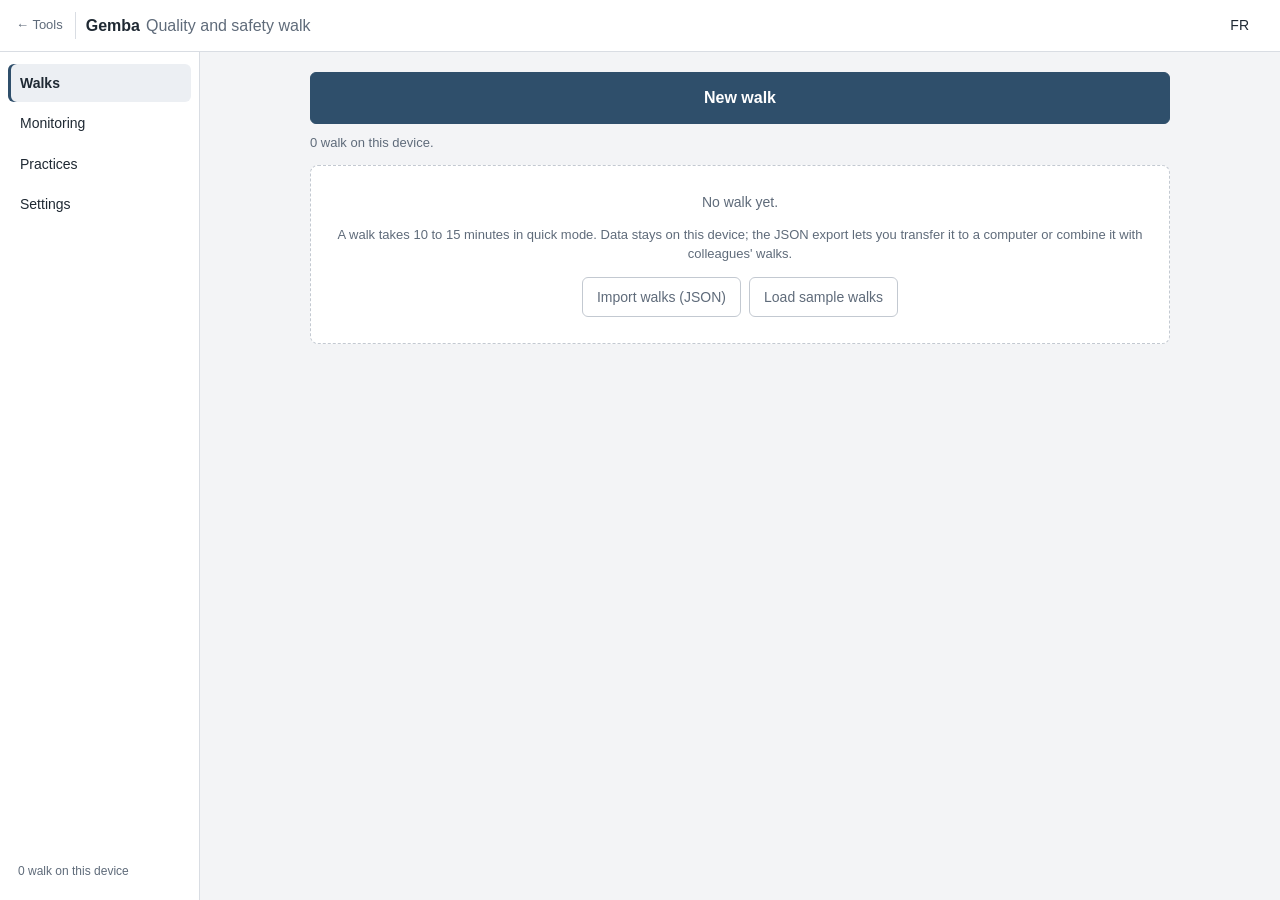
<file: outils/visite-gemba/index.html>
<!DOCTYPE html>
<html lang="fr">
<head>
<meta charset="utf-8">
<meta name="viewport" content="width=device-width, initial-scale=1, viewport-fit=cover">
<meta name="theme-color" content="#2f4f6b">
<title>Visite terrain Gemba · Outils qualité</title>
<meta name="description" content="Outil de visite terrain (Gemba walk) qualité et sûreté, atelier et bureau : grille d'observation, photos, synthèse, compte rendu Word ou PDF et pilotage des visites. Pensé pour le téléphone, hors ligne, données locales.">
<link rel="icon" type="image/png" sizes="32x32" href="../../assets/icons/favicon-32.png?v=4">
<link rel="apple-touch-icon" href="../../assets/icons/apple-touch-icon.png?v=4">
<link rel="manifest" href="../site.webmanifest">
<meta name="apple-mobile-web-app-title" content="Outils qualité">
<script>
  /* Thème partagé avec le site (clé 'theme'), appliqué avant le rendu pour éviter le flash */
  (function () {
    var t = localStorage.getItem('theme');
    if (t !== 'light' && t !== 'dark') t = window.matchMedia('(prefers-color-scheme: dark)').matches ? 'dark' : 'light';
    document.documentElement.setAttribute('data-theme', t);
  })();
</script>
<script>
  /* Langue partagée avec le site (clé 'lang', ou ?lang=en dans l'adresse) ; anglais si le navigateur n'est pas en français */
  (function () {
    var q = /[?&]lang=(fr|en)\b/.exec(location.search), s = null;
    try { if (q) localStorage.setItem('lang', q[1]); s = localStorage.getItem('lang'); } catch (e) { /* stockage bloqué */ }
    var l = s === 'fr' || s === 'en' ? s : q ? q[1] : (/^fr\b/i.test(navigator.language || 'fr') ? 'fr' : 'en');
    window.LANG = l;
    document.documentElement.lang = l;
    if (l === 'en') {
      document.documentElement.classList.add('i18n-wait');
      var st = document.createElement('style'); st.textContent = '.i18n-wait body{visibility:hidden}'; document.head.appendChild(st);
    }
  })();
</script>
<!--
  Visite terrain (Gemba) qualité et sûreté nucléaire, atelier et bureau.
  Fichier unique, sans dépendance. Les données restent sur l'appareil (stockage local du navigateur,
  photos dans IndexedDB) ; le transfert entre appareils se fait par export et import JSON.
  Le suivi des écarts et des actions reste dans Fabasoft : l'outil prépare, relève et rédige.

  Organisation du code :
    1. Constantes et référentiel par défaut
    2. Utilitaires, stockage, photos, modèle
    3. Visite : nouvelle visite, informations, grille, synthèse, compte rendu
    4. Vues transverses : visites, pilotage, référentiel, paramètres
    5. Exports : Word, Excel, PDF par impression, JSON, message court ; lecture Excel et CSV
    6. Événements et démarrage
-->
<style>
:root{
  --bg:#f3f4f6; --panel:#ffffff; --panel2:#f8f9fa; --border:#d9dde3; --border2:#c3c9d1;
  --text:#1f2933; --muted:#5f6b7a; --accent:#2f4f6b; --accent2:#3f6a8f; --accent-text:#ffffff;
  --hover:#eceff3; --danger:#a23434; --warn:#8a5d0f; --ok:#2e6b3a; --bar:#3f6a8f;
  --r-C:#2e6b3a; --r-BP:#2f5d86; --r-AM:#8a5d0f; --r-E:#a23434; --r-NA:#6b7682; --on:#ffffff;
  --safe-b:env(safe-area-inset-bottom,0px); --safe-t:env(safe-area-inset-top,0px);
  color-scheme:light;
}
:root[data-theme="dark"]{
  --bg:#15181c; --panel:#1e2226; --panel2:#24292e; --border:#343a41; --border2:#454c55;
  --text:#e3e6ea; --muted:#9aa4b0; --accent:#7fa6c6; --accent2:#9dbad3; --accent-text:#11161b;
  --hover:#2a3036; --danger:#e07a7a; --warn:#d9a845; --ok:#7cc08a; --bar:#7fa6c6;
  --r-C:#7cc08a; --r-BP:#8fb3d4; --r-AM:#d9a845; --r-E:#e07a7a; --r-NA:#8a939e; --on:#11161b;
  color-scheme:dark;
}
*{box-sizing:border-box}
html,body{height:100%;margin:0}
body{font:15px/1.45 Calibri,"Segoe UI",Arial,sans-serif;background:var(--bg);color:var(--text);-webkit-text-size-adjust:100%;-webkit-tap-highlight-color:transparent}
button,input,select,textarea{font:inherit;color:inherit}
[hidden]{display:none!important}

/* Structure : téléphone d'abord (barre du haut, contenu, navigation en bas) */
.app{display:grid;grid-template-rows:calc(52px + var(--safe-t)) 1fr auto;grid-template-columns:1fr;height:100vh;height:100dvh}
.appbar{grid-row:1;display:flex;align-items:center;gap:10px;padding:var(--safe-t) 12px 0;background:var(--panel);border-bottom:1px solid var(--border);min-width:0}
.brand{font-weight:700;font-size:16px;white-space:nowrap}
.brand span{display:none;font-weight:400;color:var(--muted);margin-left:6px}
.hdr-ctx{min-width:0;overflow:hidden;text-overflow:ellipsis;white-space:nowrap;color:var(--muted);font-size:13.5px}
.hdr-ctx b{color:var(--text)}
.spacer{flex:1}
main{grid-row:2;position:relative;overflow:hidden;min-width:0;min-height:0;display:grid;grid-template-rows:1fr auto}
.view{grid-row:1;min-height:0}
.vtabs{grid-row:2}
.view{height:100%;overflow:auto;-webkit-overflow-scrolling:touch;padding:14px 12px 28px}
.nav{grid-row:3;display:grid;grid-template-columns:repeat(4,1fr);background:var(--panel);border-top:1px solid var(--border);padding-bottom:var(--safe-b)}
.nav button{all:unset;text-align:center;padding:10px 2px 11px;font-size:13.5px;color:var(--muted);cursor:pointer;border-top:2px solid transparent}
.nav button.active{color:var(--text);font-weight:700;border-top-color:var(--accent)}
.nav .nav-foot{display:none}
.vtabs{display:grid;grid-template-columns:repeat(4,1fr);background:var(--panel);border-top:1px solid var(--border);padding-bottom:var(--safe-b)}
.vtabs button{all:unset;text-align:center;padding:10px 2px 11px;font-size:13.5px;color:var(--muted);cursor:pointer;border-top:2px solid transparent;position:relative}
.vtabs button.active{color:var(--text);font-weight:700;border-top-color:var(--accent)}
.vtabs .dot{display:inline-block;min-width:17px;padding:0 4px;border-radius:9px;font-size:11px;line-height:17px;font-weight:700;background:var(--r-E);color:var(--on);margin-left:4px}
body.in-visit .nav{display:none}
body:not(.in-visit) .vtabs{display:none}
.appbar .back{display:none}
body.has-back .appbar .back{display:inline-flex}
body.in-visit .brand{display:none}
.site-back{color:var(--muted);text-decoration:none;white-space:nowrap;padding:4px 12px 4px 0;border-right:1px solid var(--border);font-size:13px}
.site-back:hover{color:var(--accent)}
.site-back:focus-visible{outline:2px solid var(--accent);outline-offset:2px;border-radius:3px}
body.has-back .site-back{display:none}

@media (min-width:900px){
  body.has-back .site-back{display:inline}
  body{font-size:14px}
  .app{grid-template-rows:52px 1fr;grid-template-columns:200px 1fr}
  .appbar{grid-column:1/-1;padding:0 16px}
  .brand span{display:inline}
  body.in-visit .brand{display:block}
  .hdr-ctx{border-left:1px solid var(--border);padding-left:14px}
  .nav{grid-row:2;grid-column:1;display:flex!important;flex-direction:column;gap:2px;border-top:0;border-right:1px solid var(--border);padding:12px 8px}
  .nav button{text-align:left;padding:9px 12px;border-radius:6px;border-top:0;color:var(--text);font-size:14px}
  .nav button:hover{background:var(--hover)}
  .nav button.active{background:var(--hover);box-shadow:inset 3px 0 0 var(--accent)}
  .nav .nav-foot{display:block;margin-top:auto;padding:8px 10px;font-size:12px;color:var(--muted);line-height:1.4}
  main{grid-row:2;grid-column:2;grid-template-rows:auto 1fr}
  body.in-visit .view{grid-row:2}
  body:not(.in-visit) main{grid-template-rows:1fr}
  .vtabs{grid-row:1;display:flex;gap:2px;border-top:0;border-bottom:1px solid var(--border);padding:0 14px}
  .vtabs button{padding:12px 14px;border-top:0;border-bottom:2px solid transparent;flex:0 0 auto}
  .vtabs button.active{border-bottom-color:var(--accent)}
  .view{padding:20px 26px 40px}
  body.has-back .appbar .back{display:none}
}
.wrap{max-width:860px;margin:0 auto}
.wrap.wide{max-width:1180px}

/* Titres et textes */
h2{font-size:19px;margin:0 0 4px}
h3{font-size:15.5px;margin:22px 0 8px}
h4{font-size:14px;margin:14px 0 6px}
.lead{color:var(--muted);margin:0 0 14px}
.muted{color:var(--muted)}
.small{font-size:13px}
.hint{font-size:13px;color:var(--muted);margin:2px 0 10px}

/* Boutons et champs */
.btn{display:inline-flex;align-items:center;justify-content:center;gap:6px;min-height:40px;padding:6px 14px;border:1px solid var(--border2);background:var(--panel);border-radius:6px;cursor:pointer;white-space:nowrap;line-height:1.3;text-align:center}
.btn:hover{background:var(--hover)}
.btn:disabled{opacity:.45;cursor:default}
.btn.primary{background:var(--accent);border-color:var(--accent);color:var(--accent-text);font-weight:600}
.btn.primary:hover{background:var(--accent2)}
.btn.danger{color:var(--danger)}
.btn.danger-bg{background:var(--danger);border-color:var(--danger);color:var(--on)}
.btn.ghost{border-color:transparent;background:transparent}
.btn.ghost:hover{background:var(--hover)}
.btn.sm{min-height:32px;padding:3px 10px;font-size:13px}
.btn.big{min-height:52px;font-size:16px;width:100%}
.btn.wide{width:100%}
.lnk{all:unset;color:var(--accent2);cursor:pointer;font-size:13px;padding:4px 0}
:root[data-theme="dark"] .lnk{color:var(--accent)}
.lnk:hover{text-decoration:underline}
input[type=text],input[type=email],input[type=search],input[type=date],input[type=time],input[type=number],select,textarea{width:100%;min-height:42px;padding:8px 10px;border:1px solid var(--border2);border-radius:6px;background:var(--panel);outline:none;font-size:16px}
input:focus,select:focus,textarea:focus{border-color:var(--accent);box-shadow:0 0 0 2px color-mix(in srgb,var(--accent) 22%,transparent)}
textarea{resize:vertical;min-height:64px;line-height:1.4}
@media (min-width:900px){input[type=text],input[type=email],input[type=search],input[type=date],input[type=time],input[type=number],select,textarea{font-size:14px;min-height:36px;padding:6px 9px}}
.fld{display:block;margin:0 0 12px}
.fld>span{display:block;font-size:12.5px;font-weight:600;color:var(--muted);margin-bottom:4px}
.grid2{display:grid;grid-template-columns:1fr;gap:0 12px}
@media (min-width:600px){.grid2{grid-template-columns:1fr 1fr}}
.row{display:flex;gap:8px;align-items:center;flex-wrap:wrap}
.chk{display:flex;align-items:flex-start;gap:9px;cursor:pointer;padding:6px 0}
.chk input{width:20px;height:20px;margin:1px 0 0;flex:0 0 auto;accent-color:var(--accent)}
.seg{display:grid;grid-auto-flow:column;grid-auto-columns:1fr;border:1px solid var(--border2);border-radius:7px;overflow:hidden;background:var(--panel)}
.seg button{all:unset;text-align:center;padding:10px 6px;cursor:pointer;border-left:1px solid var(--border2);font-size:14px;line-height:1.25}
.seg button:first-child{border-left:0}
.seg button small{display:block;font-size:12px;color:var(--muted)}
.seg button.on{background:var(--accent);color:var(--accent-text);font-weight:600}
.seg button.on small{color:inherit;opacity:.85}
.seg.sm button{padding:7px 4px;font-size:13px}
.chips{display:flex;flex-wrap:wrap;gap:6px}
.chip{display:inline-flex;align-items:center;gap:6px;padding:7px 11px;border:1px solid var(--border2);border-radius:18px;cursor:pointer;background:var(--panel);font-size:14px}
.chip:has(input:checked){background:color-mix(in srgb,var(--accent) 14%,var(--panel));border-color:var(--accent)}
.chip input{margin:0;accent-color:var(--accent)}
.box{background:var(--panel);border:1px solid var(--border);border-radius:8px;padding:14px;margin:0 0 14px}
.box h3:first-child{margin-top:0}
.empty{padding:26px 16px;text-align:center;color:var(--muted);background:var(--panel);border:1px dashed var(--border2);border-radius:8px}
.tag{display:inline-block;font-size:11.5px;padding:0 6px;border-radius:3px;background:var(--hover);color:var(--muted);border:1px solid var(--border);white-space:nowrap;line-height:18px}
.tag.sur{color:var(--danger);border-color:color-mix(in srgb,var(--danger) 45%,var(--border));background:color-mix(in srgb,var(--danger) 8%,var(--panel))}
.badge{display:inline-block;padding:0 8px;border-radius:10px;font-size:12px;font-weight:700;border:1px solid var(--c,var(--border2));color:var(--c,var(--muted));white-space:nowrap;line-height:19px}
.badge.fill{background:var(--c);color:var(--on)}
.c-C{--c:var(--r-C)} .c-BP{--c:var(--r-BP)} .c-AM{--c:var(--r-AM)} .c-E{--c:var(--r-E)} .c-NA{--c:var(--r-NA)}
.alert{border-left:4px solid var(--danger);background:color-mix(in srgb,var(--danger) 8%,var(--panel));padding:8px 10px;border-radius:0 6px 6px 0;margin:8px 0;font-size:13.5px}
.alert.warn{border-left-color:var(--warn);background:color-mix(in srgb,var(--warn) 9%,var(--panel))}
.alert.info{border-left-color:var(--accent2);background:color-mix(in srgb,var(--accent2) 8%,var(--panel))}

/* Liste des visites */
.vcard{display:grid;grid-template-columns:auto 1fr;gap:4px 12px;background:var(--panel);border:1px solid var(--border);border-radius:8px;padding:12px;margin:0 0 8px;cursor:pointer}
.vcard:hover{border-color:var(--border2)}
.vcard .sel{grid-row:1/span 3;display:flex;align-items:flex-start;padding-top:2px}
.vcard .l1,.vcard .l2,.vcard .l3{grid-column:2;min-width:0}
.vcard .sel input{width:20px;height:20px;accent-color:var(--accent)}
.vcard .l1{display:flex;gap:8px;align-items:center;flex-wrap:wrap}
.vcard .l1 b{font-size:15.5px}
.vcard .l2,.vcard .l3{font-size:13.5px;color:var(--muted)}
.vcard .l3{display:flex;gap:6px;flex-wrap:wrap;align-items:center}
.selbar{position:sticky;top:-14px;z-index:5;display:flex;gap:8px;flex-wrap:wrap;align-items:center;background:var(--panel);border:1px solid var(--accent);border-radius:8px;padding:8px 10px;margin:0 0 10px}
.filters{display:flex;flex-wrap:wrap;gap:8px;align-items:center;margin:0 0 12px}
.filters input[type=search]{flex:1 1 200px}
.filters select{width:auto;flex:0 1 auto}
.pfilters{display:grid;grid-template-columns:1fr 1fr;gap:8px}
.pfilters select{width:100%}
@media (min-width:700px){.pfilters{display:flex}.pfilters select{width:auto}}

/* Grille de visite */
.prog{position:sticky;top:-14px;z-index:6;background:var(--bg);padding:10px 0 10px;margin:-4px 0 6px}
@media (min-width:900px){.prog{top:-20px}}
.prog-bar{height:8px;background:var(--hover);border-radius:4px;overflow:hidden;border:1px solid var(--border)}
.prog-bar i{display:block;height:100%;background:var(--accent);border-radius:4px}
.prog-txt{display:flex;justify-content:space-between;gap:8px;font-size:13px;color:var(--muted);margin:6px 0 8px;flex-wrap:wrap}
.prog-txt b{color:var(--text)}
.prog-act{display:grid;grid-template-columns:1fr auto;gap:8px}
.th{margin:0 0 12px}
.th-head{all:unset;box-sizing:border-box;width:100%;display:flex;align-items:center;gap:10px;padding:10px 4px 8px;cursor:pointer;border-bottom:2px solid var(--border2);margin-bottom:8px}
.th-head span:first-child{flex:1;font-weight:700;font-size:15px}
.th-head .th-cnt{font-size:13px;color:var(--muted);font-variant-numeric:tabular-nums}
.th-head .chev{width:9px;height:9px;border-right:2px solid var(--muted);border-bottom:2px solid var(--muted);transform:rotate(45deg);margin:-4px 4px 0 0;transition:transform .15s}
.th.closed .chev{transform:rotate(-45deg);margin-top:0}
.th.closed .th-body{display:none}
.it{background:var(--panel);border:1px solid var(--border);border-left:4px solid var(--border2);border-radius:8px;padding:10px 12px 12px;margin:0 0 9px;scroll-margin-top:150px}
.it.r-C{border-left-color:var(--r-C)} .it.r-BP{border-left-color:var(--r-BP)} .it.r-AM{border-left-color:var(--r-AM)} .it.r-E{border-left-color:var(--r-E)} .it.r-NA{border-left-color:var(--r-NA);opacity:.85}
.it.flash{box-shadow:0 0 0 3px color-mix(in srgb,var(--accent) 45%,transparent)}
.it-top{display:flex;gap:6px;align-items:center;flex-wrap:wrap;margin-bottom:4px}
.it-id{font-size:12px;color:var(--muted);font-weight:700;font-variant-numeric:tabular-nums}
.it-top .spacer{flex:1}
.it-txt{font-weight:600;font-size:15.5px;line-height:1.35;margin:0 0 6px}
.it-hint{font-size:13.5px;color:var(--muted);background:var(--panel2);border:1px solid var(--border);border-radius:6px;padding:8px 10px;margin:0 0 8px}
.it-hint p{margin:0 0 4px}
.it-hint p:last-child{margin:0}
.it-hint b{color:var(--text);font-weight:600}
.rate{display:grid;grid-template-columns:repeat(5,1fr);gap:5px}
.rb{all:unset;box-sizing:border-box;min-height:46px;display:flex;align-items:center;justify-content:center;text-align:center;padding:3px 2px;font-size:12.5px;line-height:1.15;font-weight:600;border:1.5px solid color-mix(in srgb,var(--c) 55%,var(--border));color:var(--c);border-radius:7px;cursor:pointer;background:var(--panel);hyphens:manual;overflow-wrap:anywhere}
.rb:active{transform:scale(.97)}
.rb.on{background:var(--c);border-color:var(--c);color:var(--on)}
@media (min-width:600px){.rb{font-size:13.5px}}
.it-det{margin-top:10px}
.it-det .fld{margin-bottom:9px}
.photos{display:flex;flex-wrap:wrap;gap:8px;align-items:center}
.ph{position:relative;width:76px;height:76px;border-radius:6px;overflow:hidden;border:1px solid var(--border2);background:var(--panel2)}
.ph img{width:100%;height:100%;object-fit:cover;display:block;cursor:zoom-in}
.ph button{all:unset;position:absolute;right:2px;top:2px;background:rgba(0,0,0,.6);color:#fff;font-size:11px;line-height:1;padding:4px 6px;border-radius:4px;cursor:pointer}
.viewer img{max-width:100%;max-height:70vh;display:block;margin:0 auto;border-radius:4px}

/* Synthèse, pilotage */
.kpis{display:grid;grid-template-columns:repeat(6,1fr);gap:8px;margin:0 0 14px}
.kpi{grid-column:span 2;min-width:0}
.kpi:nth-child(-n+2){grid-column:span 3}
@media (min-width:700px){.kpis{grid-template-columns:repeat(5,1fr)}.kpi,.kpi:nth-child(-n+2){grid-column:auto}}
.kpi{background:var(--panel);border:1px solid var(--border);border-radius:8px;padding:10px 12px}
.kpi .v{font-size:22px;font-weight:700;font-variant-numeric:tabular-nums;line-height:1.2}
.kpi .l{font-size:12.5px;color:var(--muted)}
.kpi .s{font-size:12px;color:var(--muted)}
table.tbl{width:100%;border-collapse:collapse;background:var(--panel);border:1px solid var(--border);font-size:14px}
table.tbl th{text-align:left;font-size:12px;font-weight:600;color:var(--muted);background:var(--panel2);padding:7px 8px;border-bottom:1px solid var(--border);white-space:nowrap}
table.tbl td{padding:7px 8px;border-bottom:1px solid var(--border);vertical-align:top}
table.tbl td.num,table.tbl th.num{text-align:right;font-variant-numeric:tabular-nums;white-space:nowrap}
table.tbl tr.click{cursor:pointer}
table.tbl tr.click:hover td{background:var(--hover)}
.hscroll{overflow-x:auto;-webkit-overflow-scrolling:touch}
.barcell{display:flex;align-items:center;gap:8px;min-width:120px}
.barcell .track{flex:1;height:10px;background:var(--hover);border-radius:0 4px 4px 0;position:relative}
.barcell .track i{position:absolute;left:0;top:0;bottom:0;background:var(--bar);border-radius:0 4px 4px 0}
.barcell .val{width:42px;text-align:right;font-variant-numeric:tabular-nums;font-size:13px}
.late{color:var(--danger);font-weight:600}
.thlist{background:var(--panel);border:1px solid var(--border);border-radius:8px;padding:4px 12px}
.thr{padding:9px 0;border-bottom:1px solid var(--border)}
.thr:last-child{border-bottom:0}
@media (min-width:900px){.thlist.cols2{display:grid;grid-template-columns:1fr 1fr;column-gap:28px}.thlist.cols2 .thr:nth-last-child(2):nth-child(odd){border-bottom:0}}
.thr-h{display:flex;justify-content:space-between;gap:10px;font-size:14px;margin-bottom:5px}
.thr-h span:last-child{color:var(--muted);font-size:12.5px;white-space:nowrap}
.thr-c{font-size:12.5px;color:var(--muted);margin-top:3px}
.thr-c b{font-weight:600}
.thr-c .e{color:var(--r-E)} .thr-c .am{color:var(--r-AM)}
.thr-h span.late{color:var(--danger)}
.list{margin:0;padding:0;list-style:none}
.list li{background:var(--panel);border:1px solid var(--border);border-radius:7px;padding:9px 11px;margin:0 0 7px;cursor:pointer}
.list li .t{font-weight:600}
.list li .c{font-size:13.5px;color:var(--muted);margin-top:2px;white-space:pre-wrap}
@media (max-width:640px){
  table.cards,table.cards tbody,table.cards tr,table.cards td{display:block;width:100%}
  table.cards{border:0;background:transparent}
  table.cards thead{display:none}
  table.cards tr{background:var(--panel);border:1px solid var(--border);border-radius:7px;margin:0 0 7px;padding:6px 4px}
  table.cards td{border:0;padding:3px 8px}
  table.cards td[data-l]::before{content:attr(data-l);display:block;font-size:11.5px;font-weight:600;color:var(--muted)}
  table.cards td.num{text-align:left}
}
.checks li{cursor:pointer}
.report{background:#fff;color:#1f2933;border:1px solid var(--border);border-radius:6px;padding:18px 16px;font-family:Calibri,Arial,sans-serif;font-size:14px}
.report h1{font-size:20px;margin:0 0 2px;color:#2f3e4d}
.report h2{font-size:16px;color:#2f3e4d;margin:18px 0 6px;border-bottom:1px solid #c3c9d1;padding-bottom:3px}
.report table{border-collapse:collapse;width:100%;font-size:13px;margin:0 0 8px}
.report th{background:#e4e8ec;text-align:left;padding:4px 6px;border:1px solid #a0a7b0}
.report td{padding:4px 6px;border:1px solid #a0a7b0;vertical-align:top;white-space:pre-wrap}
.report .org{color:#5f6b7a;font-size:12.5px;text-transform:uppercase;letter-spacing:.05em}
.report img{max-width:100%;max-height:260px}
@media (max-width:600px){
  .report{overflow-x:auto;-webkit-overflow-scrolling:touch;padding:14px 12px}
  .report table{font-size:12px}
  .report th,.report td{padding:3px 5px}
}
.exports{display:grid;grid-template-columns:1fr 1fr;gap:8px;margin:0 0 14px}
@media (min-width:700px){.exports{grid-template-columns:repeat(5,1fr)}}
.exports .btn:last-child:nth-child(odd){grid-column:span 2}
@media (min-width:700px){.exports .btn:last-child:nth-child(odd){grid-column:auto}}
.exports .btn{flex-direction:column;gap:0;min-height:56px;white-space:normal}
.exports .btn small{font-size:11.5px;color:var(--muted);font-weight:400}
.exports .btn.primary small{color:inherit;opacity:.85}

/* Référentiel et paramètres */
.ref-it{display:grid;grid-template-columns:1fr auto;gap:4px 10px;background:var(--panel);border:1px solid var(--border);border-radius:7px;padding:9px 11px;margin:0 0 7px}
.ref-it.off{opacity:.55}
.ref-it .t{font-weight:600}
.ref-it .m{display:flex;gap:5px;flex-wrap:wrap;align-items:center;font-size:12.5px;color:var(--muted)}
.ref-it .a{grid-row:1/span 2;grid-column:2;display:flex;flex-direction:column;gap:6px;align-items:flex-end}
.zone-row{display:grid;grid-template-columns:1fr 120px auto auto;gap:8px;align-items:center;margin:0 0 8px}
@media (max-width:560px){.zone-row{grid-template-columns:1fr 104px;}.zone-row .chk,.zone-row .btn{grid-column:auto}}
.danger-zone{border-color:color-mix(in srgb,var(--danger) 40%,var(--border))}

/* Fenêtre, messages */
.modal{position:fixed;inset:0;z-index:100;background:rgba(15,20,25,.45);display:flex;align-items:flex-end;justify-content:center}
.modal-box{background:var(--panel);width:100%;max-width:640px;max-height:92vh;max-height:92dvh;border-radius:12px 12px 0 0;display:flex;flex-direction:column;box-shadow:0 -6px 30px rgba(0,0,0,.2)}
@media (min-width:700px){.modal{align-items:center}.modal-box{border-radius:10px}}
.modal-head{display:flex;align-items:center;gap:8px;padding:12px 14px;border-bottom:1px solid var(--border);font-weight:700;font-size:16px}
.modal-body{padding:14px;overflow:auto;-webkit-overflow-scrolling:touch}
.modal-foot{display:flex;gap:8px;justify-content:flex-end;flex-wrap:wrap;padding:10px 14px calc(10px + var(--safe-b));border-top:1px solid var(--border)}
#toast{position:fixed;left:50%;transform:translateX(-50%);bottom:calc(76px + var(--safe-b));z-index:200;display:flex;flex-direction:column;gap:6px;align-items:center;width:min(94vw,520px);pointer-events:none}
#toast div{background:#1f2933;color:#fff;padding:10px 14px;border-radius:8px;font-size:14px;box-shadow:0 6px 20px rgba(0,0,0,.25);pointer-events:auto;display:flex;gap:12px;align-items:center}
#toast div button{all:unset;color:#9dc3e6;font-weight:700;cursor:pointer}
@media (min-width:900px){#toast{bottom:22px}}
.who{display:flex;gap:12px;align-items:flex-start;justify-content:space-between}
.who-t{display:flex;flex-direction:column;gap:2px;min-width:0;font-size:14px}
.who-t b{font-size:15.5px}
.who-t span{color:var(--muted);font-size:13.5px;overflow-wrap:anywhere}
.who-t span.late{color:var(--danger)}
</style>
</head>
<body>
<div class="app">
  <header class="appbar">
    <button type="button" class="btn ghost sm back" data-act="back">Visites</button>
    <a class="site-back" href="../" title="Retour aux outils">&larr; Outils</a>
    <script>/* revient à la page d'accueil d'où l'on vient (avec ou sans profil) */ try { var h = sessionStorage.getItem('outils-home'); if (h && h.charAt(0) === '/' && h.indexOf('//') < 0 && h.indexOf(':') < 0) document.currentScript.previousElementSibling.href = h; } catch (e) {}</script>
    <div class="brand">Gemba<span>Visite terrain qualité et sûreté</span></div>
    <div class="hdr-ctx" id="hdr-ctx"></div>
    <div class="spacer"></div>
  </header>
  <nav class="nav" id="nav">
    <button type="button" data-view="visites">Visites</button>
    <button type="button" data-view="pilotage">Pilotage</button>
    <button type="button" data-view="referentiel">Référentiel</button>
    <button type="button" data-view="parametres">Paramètres</button>
    <div class="nav-foot" id="nav-foot"></div>
  </nav>
  <main id="main">
    <div class="vtabs" id="vtabs">
      <button type="button" data-tab="infos">Infos</button>
      <button type="button" data-tab="grille">Grille</button>
      <button type="button" data-tab="synthese">Synthèse</button>
      <button type="button" data-tab="cr">Compte rendu</button>
    </div>
    <section class="view" id="view"></section>
  </main>
</div>
<div id="toast" aria-live="polite"></div>
<div class="modal" id="modal" hidden>
  <div class="modal-box" role="dialog" aria-modal="true">
    <div class="modal-head"><span id="modal-title"></span><span class="spacer"></span><button type="button" class="btn ghost sm" data-act="modal-close">Fermer</button></div>
    <div class="modal-body" id="modal-body"></div>
    <div class="modal-foot" id="modal-foot"></div>
  </div>
</div>
<input type="file" id="file-photo" accept="image/*" hidden>
<input type="file" id="file-json" accept=".json,application/json" hidden>
<input type="file" id="file-ref" accept=".xlsx,.csv,text/csv" hidden>
<input type="file" id="file-ann" accept=".xlsx,.csv,text/csv" hidden>
<script>
/* =====================================================================
   LANGUE (FR / EN)
   Le choix est partagé avec le site (localStorage 'lang', ou ?lang=en dans l'adresse).
   L'interface est écrite en français. En anglais, chaque texte affiché dont le français
   figure dans I18N_EN (ou correspond à un motif de I18N_RX) est remplacé à l'affichage ;
   les codes enregistrés (évaluations, suites, statuts) ne changent pas. Une base créée en
   anglais reçoit la grille, les thèmes et les zones par défaut en anglais.
   Les exports passent par T() (texte, PDF) et trMarkup() (XML Word et Excel).
   Ajouter un texte français à l'interface = ajouter sa traduction ici.
   ===================================================================== */
const I18N_EN = {
  /* thèmes, zones et grille par défaut */
  "Culture de sûreté et attitude interrogative": "Safety culture and questioning attitude",
  "Pratiques de fiabilisation": "Human performance tools",
  "Documents de travail": "Work documents",
  "Enregistrements et intégrité des données": "Records and data integrity",
  "Identification et traçabilité": "Identification and traceability",
  "Points d'arrêt et contrôles": "Hold points and inspections",
  "Procédés spéciaux": "Special processes",
  "Moyens de mesure": "Measuring equipment",
  "Propreté, corps étrangers et conservation": "Cleanliness, foreign material and preservation",
  "Produits non conformes et écarts": "Nonconforming products and gaps",
  "CFSI (contrefaçons, falsifications, suspicions)": "CFSI (counterfeit, fraudulent and suspect items)",
  "Compétences et habilitations": "Competence and authorisations",
  "Exigences client et modifications": "Customer requirements and changes",
  "Achats et sous-traitance": "Purchasing and subcontracting",
  "Organisation du poste et management visuel": "Workstation organisation and visual management",
  "Observations hors grille": "Observations outside the checklist",
  "Réception et magasin": "Receiving and store",
  "Débit et usinage": "Cutting and machining",
  "Soudage": "Welding",
  "Montage": "Assembly",
  "Contrôle et métrologie": "Inspection and metrology",
  "Banc d'essai": "Test bench",
  "Peinture, conditionnement et expédition": "Painting, packing and shipping",
  "Bureau d'études": "Design office",
  "Méthodes et industrialisation": "Methods and industrialisation",
  "Achats et approvisionnement": "Purchasing and procurement",
  "Gestion de projet": "Project management",
  "Planification et ordonnancement": "Planning and scheduling",
  "Qualité": "Quality",

  "Les personnes s'arrêtent et demandent quand une situation ne correspond pas à ce qui est prévu": "People stop and ask when a situation does not match what was planned",
  "Réaction face à un plan, une pièce ou une consigne qui ne colle pas ; exemples récents d'arrêt sur doute": "Reaction to a drawing, part or instruction that does not fit; recent examples of stopping when in doubt",
  "Que fais-tu si quelque chose ne correspond pas à ce que tu attends (plan, gamme, pièce, consigne) ?": "What do you do if something does not match what you expect (drawing, routing, part, instruction)?",
  "Les personnes savent à qui signaler un écart ou une anomalie, et le font sans crainte": "People know who to report a gap or anomaly to, and do so without fear",
  "Connaissance du circuit de remontée, signalements récents, absence de reproche après un signalement": "Knowledge of the reporting channel, recent reports, no blame after a report",
  "Quand as-tu signalé un problème pour la dernière fois ? Comment ça s'est passé ensuite ?": "When did you last report a problem? What happened next?",
  "Les personnes connaissent la destination nucléaire du produit et ce que leur activité apporte à la sûreté": "People know the product is going to a nuclear plant and how their work contributes to safety",
  "Lien fait entre l'opération réalisée et la fonction de la pompe une fois installée": "Link made between the operation performed and the function of the pump once installed",
  "À quoi sert cette pièce une fois en service ? Que se passerait-il si ce défaut passait ?": "What does this part do once in service? What would happen if this defect got through?",
  "La pression du délai ne conduit pas à sauter une étape, un contrôle ou un enregistrement": "Schedule pressure does not lead to skipping a step, an inspection or a record",
  "Opérations faites en avance sur la gamme, contrôles reportés, « on régularisera après »": "Operations done ahead of the routing, postponed inspections, “we'll sort it out later”",
  "T'est-il déjà arrivé de devoir choisir entre tenir le délai et faire l'opération comme prévu ?": "Have you ever had to choose between meeting the deadline and doing the operation as planned?",
  "Les retours d'expérience récents (événements, FNC, REX client) sont connus et partagés": "Recent lessons learned (events, NCRs, customer feedback) are known and shared",
  "Affichage REX, sujet abordé en point d'équipe, connaissance des derniers événements du site": "Lessons learned display, topic covered in team meetings, knowledge of the site's latest events",
  "Quel est le dernier REX ou incident dont on t'a parlé ? Qu'est-ce que ça a changé pour toi ?": "What is the last lesson learned or incident you were told about? What did it change for you?",
  "Les remontées précédentes ont reçu une réponse (boucle fermée)": "Previous reports received an answer (closed loop)",
  "Retour fait à l'émetteur d'une remontée, délai de réponse, sujets restés sans suite": "Feedback given to whoever raised the issue, response time, topics left without follow-up",
  "Le dernier problème que tu as remonté a-t-il été traité ? As-tu eu un retour ?": "Was the last problem you raised dealt with? Did you get feedback?",
  "Un pré-job briefing est fait avant les opérations sensibles, inhabituelles ou réalisées pour la première fois": "A pre-job briefing is held before sensitive, unusual or first-time operations",
  "Opérations sur pièces importantes pour la sûreté, reprises, premières fabrications, opérations rares": "Operations on safety-important parts, rework, first builds, rare operations",
  "Avant cette opération, qu'avez-vous partagé sur les risques et les points de vigilance ?": "Before this operation, what did you share about the risks and the points to watch?",
  "L'autocontrôle est pratiqué et tracé avant de passer à l'étape suivante": "Self-checking is done and recorded before moving to the next step",
  "Valeurs réellement relevées et non simplement « OK », autocontrôles remplis au moment de l'opération": "Values actually recorded rather than just “OK”, self-checks filled in at the time of the operation",
  "Montre-moi ce que tu vérifies avant de considérer ton opération terminée.": "Show me what you check before you consider your operation finished.",
  "Le contrôle croisé ou la vérification indépendante est appliqué là où il est requis": "Peer checking or independent verification is applied where required",
  "Deux visas de personnes différentes, vérificateur réellement présent ou ayant revu les données": "Two sign-offs from different people, checker actually present or having reviewed the data",
  "Qui vérifie ce point, à quel moment, et avec quels éléments ?": "Who checks this point, when, and with what information?",
  "Les informations critiques sont transmises de façon sécurisée (reformulation, confirmation, passation écrite)": "Critical information is passed on safely (repeat-back, confirmation, written handover)",
  "Consignes orales reformulées, valeurs répétées, passation entre équipes sur une pièce en cours": "Oral instructions repeated back, values read back, handover between shifts on a part in progress",
  "Comment se passe la passation entre équipes sur une pièce en cours ?": "How does the handover between shifts work on a part in progress?",
  "Une minute d'arrêt est observée avant une opération irréversible": "A one-minute pause is taken before an irreversible operation",
  "Vérification avant usinage final, soudure, perçage, serrage au couple, mise en pression": "Check before final machining, welding, drilling, torque tightening, pressurisation",
  "Avant une opération qu'on ne peut pas rattraper, que vérifies-tu ?": "Before an operation that cannot be undone, what do you check?",
  "Un débriefing suit les opérations sensibles et les enseignements sont remontés": "A debrief follows sensitive operations and the lessons are passed on",
  "Trace du débriefing, difficultés rencontrées remontées aux méthodes ou à la qualité": "Record of the debrief, difficulties reported to methods or quality",
  "Qu'avez-vous retenu de la dernière opération difficile ? Où est-ce noté ?": "What did you learn from the last difficult operation? Where is it written down?",
  "Les documents utilisés (plans, gammes, modes opératoires, procédures) sont à l'indice en vigueur": "The documents used (drawings, routings, work instructions, procedures) are at the current revision",
  "Indice du plan au poste comparé à celui de l'OF ou du système documentaire": "Revision of the drawing at the workstation compared with the work order or the document system",
  "Comment sais-tu que ce document est le bon indice ?": "How do you know this document is the right revision?",
  "Aucune copie non maîtrisée, annotation personnelle ou document périmé n'est utilisé": "No uncontrolled copy, personal annotation or obsolete document is used",
  "Photocopies annotées, anciens indices, aide-mémoire non validés, fichiers enregistrés en local": "Annotated photocopies, old revisions, unapproved crib sheets, files saved locally",
  "As-tu des notes ou des documents à toi pour faire ce travail ? Lesquels ?": "Do you have your own notes or documents for this work? Which ones?",
  "Le dossier de fabrication (OF, gamme, dossier de suivi) accompagne la pièce et lui correspond": "The manufacturing file (work order, routing, traveller) goes with the part and matches it",
  "Concordance entre numéro de pièce, numéro de série, OF et dossier": "Match between part number, serial number, work order and file",
  "Où est le dossier de cette pièce ? Comment fais-tu le lien entre les deux ?": "Where is the file for this part? How do you link the two?",
  "Les instructions sont comprises et appliquées telles qu'écrites ; un décalage est signalé, pas contourné": "Instructions are understood and followed as written; a mismatch is reported, not worked around",
  "Écart entre le travail prescrit et le travail réel, astuces non écrites": "Gap between work as prescribed and work as done, unwritten tricks",
  "Y a-t-il une étape que tu fais autrement que ce qui est écrit ? Pourquoi ?": "Is there a step you do differently from what is written? Why?",
  "Les documents émis sont vérifiés et approuvés avant diffusion par une autre personne que le rédacteur": "Documents issued are checked and approved before distribution by someone other than the author",
  "Circuit de vérification et d'approbation, visas, documents diffusés en projet": "Checking and approval circuit, sign-offs, documents distributed as drafts",
  "Qui relit et approuve ce que tu émets avant diffusion ?": "Who reviews and approves what you issue before distribution?",
  "Les enregistrements sont remplis au fil de l'eau, jamais anticipés ni complétés après coup": "Records are filled in as work progresses, never in advance or after the fact",
  "Cases remplies pour des opérations pas encore faites, signatures groupées en fin de poste": "Boxes filled in for operations not yet done, sign-offs batched at the end of the shift",
  "À quel moment remplis-tu cette fiche ?": "When do you fill in this form?",
  "Chaque visa est apposé par la personne qui a réalisé ou vérifié l'opération": "Each sign-off is made by the person who performed or checked the operation",
  "Visa pour un collègue absent, tampon ou identifiant partagé, mot de passe connu de plusieurs personnes": "Sign-off for an absent colleague, shared stamp or login, password known to several people",
  "Si ton collègue a fait l'opération et n'est pas là, que fais-tu pour la fiche ?": "If your colleague did the operation and is not here, what do you do about the form?",
  "Les corrections restent lisibles et sont tracées (barré lisible, date, visa), sans effaceur ni surcharge": "Corrections remain legible and are traced (legible strike-through, date, sign-off), with no correction fluid or overwriting",
  "Correcteur blanc, ratures illisibles, chiffres réécrits par-dessus": "Correction fluid, illegible crossings-out, figures written over",
  "Comment corriges-tu une valeur que tu as mal écrite ?": "How do you correct a value you wrote down wrongly?",
  "Les valeurs enregistrées sont réellement mesurées et cohérentes avec le moyen utilisé": "Recorded values are actually measured and consistent with the instrument used",
  "Résolution incompatible avec l'instrument, valeurs identiques répétées, valeurs toujours au nominal": "Resolution inconsistent with the instrument, identical values repeated, values always at nominal",
  "Avec quel instrument as-tu mesuré cette valeur ?": "Which instrument did you use to measure this value?",
  "Les données des systèmes (SAP, Fabasoft, fichiers partagés) ne peuvent pas être modifiées sans trace": "Data in systems (SAP, Fabasoft, shared files) cannot be changed without a trace",
  "Fichiers Excel partagés sans historique, droits d'accès trop larges, comptes génériques": "Shared Excel files with no history, access rights too broad, generic accounts",
  "Qui peut modifier ce fichier ? Voit-on qui a changé quoi ?": "Who can change this file? Can you see who changed what?",
  "Chaque pièce, sous-ensemble et matière est identifié et rattaché à son OF ou à son lot": "Each part, sub-assembly and material is identified and linked to its work order or batch",
  "Étiquettes, marquages, fiches suiveuses ; pièces sans identification sur établi ou en rack": "Labels, markings, travellers; unidentified parts on benches or racks",
  "À quel OF appartient cette pièce ? Comment le sais-tu ?": "Which work order does this part belong to? How do you know?",
  "Les pièces destinées au nucléaire sont repérables et distinguées des autres productions": "Parts intended for nuclear use can be spotted and are kept apart from other production",
  "Signalétique spécifique, zones ou bacs dédiés, mélange avec des pièces d'autres affaires": "Specific signage, dedicated areas or bins, mixing with parts from other jobs",
  "Comment sait-on que cette pièce part en centrale nucléaire ?": "How do we know this part is going to a nuclear power plant?",
  "Le transfert de marquage (numéro de coulée, repère pièce) est fait avant débit ou usinage et il est tracé": "Marking transfer (heat number, part mark) is done before cutting or machining and is recorded",
  "Report des repères matière sur chaque pièce débitée, visa du transfert": "Material marks carried over to each cut piece, transfer signed off",
  "Quand tu coupes cette barre, comment gardes-tu le numéro de coulée sur chaque morceau ?": "When you cut this bar, how do you keep the heat number on each piece?",
  "L'état de contrôle de chaque pièce est visible (à contrôler, acceptée, refusée)": "The inspection status of each part is visible (to inspect, accepted, rejected)",
  "Étiquettes de statut, zones d'attente de contrôle, pièces sans statut": "Status labels, areas awaiting inspection, parts without a status",
  "Cette pièce a-t-elle déjà été contrôlée ? Où le vois-tu ?": "Has this part already been inspected? Where can you see that?",
  "Les matières et composants utilisés correspondent au certificat et à la nomenclature": "The materials and components used match the certificate and the bill of materials",
  "Nuance, numéro de coulée, certificat 3.1 ou 3.2 disponible et cohérent avec le marquage": "Grade, heat number, 3.1 or 3.2 certificate available and consistent with the marking",
  "Où trouves-tu le certificat de cette matière ?": "Where do you find the certificate for this material?",
  "Aucune opération ne franchit un point d'arrêt sans levée formelle": "No operation passes a hold point without formal release",
  "Points d'arrêt et points de notification client dans la gamme, levées signées et datées avant la suite": "Customer hold and notification points in the routing, releases signed and dated before continuing",
  "Quels sont les points d'arrêt sur cette pièce ? Qui les lève et comment le sais-tu ?": "What are the hold points on this part? Who releases them and how do you know?",
  "Les contrôles prévus sont faits à l'étape prévue, par une personne habilitée": "Planned inspections are done at the planned step, by an authorised person",
  "Contrôles reportés en fin de fabrication, contrôleur non habilité, contrôle impossible après montage": "Inspections postponed to the end of manufacturing, unauthorised inspector, inspection impossible after assembly",
  "Ce contrôle peut-il encore être fait plus tard si on l'oublie maintenant ?": "Can this inspection still be done later if it is forgotten now?",
  "Les critères d'acceptation sont disponibles et compris au poste de contrôle": "Acceptance criteria are available and understood at the inspection station",
  "Tolérances, critères visuels, documents de référence accessibles": "Tolerances, visual criteria, reference documents accessible",
  "Quelle est la tolérance sur cette cote ? Où la trouves-tu ?": "What is the tolerance on this dimension? Where do you find it?",
  "Les essais (banc, épreuves) suivent la procédure et leurs conditions sont enregistrées avec les résultats": "Tests (bench, pressure tests) follow the procedure and their conditions are recorded with the results",
  "Procédure d'essai au poste, paramètres et instruments notés, présence client si requise": "Test procedure at the station, parameters and instruments recorded, customer present if required",
  "Si l'essai est à refaire dans un an, que faut-il avoir noté aujourd'hui ?": "If the test has to be repeated in a year, what must be recorded today?",
  "Soudeurs et opérateurs CND sont qualifiés ou certifiés pour l'opération en cours, avec une qualification valide": "Welders and NDT operators are qualified or certified for the current operation, with a valid qualification",
  "Liste des qualifications, dates de validité, correspondance avec le DMOS ou la procédure CND": "List of qualifications, validity dates, match with the WPS or the NDT procedure",
  "Pour quel mode opératoire es-tu qualifié ? Jusqu'à quand ?": "Which procedure are you qualified for? Until when?",
  "Le DMOS ou la procédure CND applicable est disponible au poste et ses paramètres sont respectés": "The applicable WPS or NDT procedure is available at the station and its parameters are respected",
  "Intensité, préchauffage, température entre passes, produit de ressuage ou réglage d'appareil comparés au document": "Current, preheat, interpass temperature, penetrant product or instrument setting compared with the document",
  "Montre-moi les paramètres que tu dois respecter et ceux que tu as réglés.": "Show me the parameters you must respect and the ones you have set.",
  "Les produits d'apport sont identifiés, conservés et étuvés selon les exigences, et leur lot est tracé": "Filler materials are identified, stored and baked as required, and their batch is traced",
  "Four de maintien en service, étiquetage des lots, reliquats sans identification": "Holding oven in use, batch labelling, leftovers without identification",
  "De quel lot viennent ces électrodes ? Où est-ce noté ?": "Which batch do these electrodes come from? Where is it recorded?",
  "Les paramètres des traitements thermiques et autres procédés spéciaux sont enregistrés": "Parameters of heat treatments and other special processes are recorded",
  "Courbes de four, relevés de paramètres, rattachement à la pièce ou au lot": "Furnace charts, parameter readings, link to the part or batch",
  "Comment prouve-t-on, après coup, que le traitement a bien été fait ?": "How do we prove afterwards that the treatment was actually done?",
  "Les instruments de mesure sont identifiés, étalonnés et dans leur période de validité": "Measuring instruments are identified, calibrated and within their validity period",
  "Étiquette d'étalonnage, date d'échéance, instruments personnels non suivis": "Calibration label, due date, personal instruments not tracked",
  "Comment sais-tu que cet instrument est bon pour mesurer aujourd'hui ?": "How do you know this instrument is fit to measure today?",
  "L'instrument utilisé est adapté à la tolérance à vérifier": "The instrument used is suited to the tolerance to check",
  "Résolution et incertitude au regard de l'intervalle de tolérance": "Resolution and uncertainty compared with the tolerance range",
  "Pourquoi cet instrument pour cette cote ?": "Why this instrument for this dimension?",
  "Les instruments hors validité ou défectueux sont isolés et identifiés comme tels": "Out-of-date or faulty instruments are segregated and identified as such",
  "Bac ou étiquette dédiés, instrument hors validité encore sur le poste": "Dedicated bin or label, out-of-date instrument still at the workstation",
  "Que fais-tu d'un instrument tombé ou dont la date est dépassée ?": "What do you do with an instrument that was dropped or is past its date?",
  "Les instruments sont rangés et protégés (chocs, température, propreté)": "Instruments are stored and protected (impacts, temperature, cleanliness)",
  "Rangement dédié, étuis, instruments posés sur les machines": "Dedicated storage, cases, instruments left on machines",
  "Les ouvertures des pièces et équipements sont obturées dès qu'on n'y travaille pas": "Openings in parts and equipment are covered as soon as no one is working on them",
  "Bouchons, caches et adhésifs adaptés ; brides, piquages et alésages laissés ouverts": "Suitable plugs, covers and tape; flanges, nozzles and bores left open",
  "Quand tu t'arrêtes, que fais-tu des ouvertures de la pièce ?": "When you stop, what do you do with the part's openings?",
  "Aucun corps étranger ne peut tomber dans une pièce ouverte (outils, chiffons, visserie, copeaux)": "No foreign material can fall into an open part (tools, rags, fasteners, chips)",
  "Inventaire des outils en zone de propreté, objets dans les poches de poitrine, bacs de récupération": "Tool inventory in the cleanliness area, items in chest pockets, catch trays",
  "Comment t'assures-tu que rien n'est tombé dans la pièce ?": "How do you make sure nothing has fallen into the part?",
  "La séparation entre acier inoxydable et acier au carbone est respectée (outillage, brosses, meules, stockage)": "Separation between stainless and carbon steel is respected (tooling, brushes, grinding wheels, storage)",
  "Outils dédiés et repérés, contact direct entre aciers différents, meules communes": "Dedicated, marked tools; direct contact between different steels; shared grinding wheels",
  "Comment reconnais-tu les outils réservés à l'inox ?": "How do you recognise the tools reserved for stainless steel?",
  "Seuls les produits autorisés sont utilisés au contact des pièces (marqueurs, pénétrants, lubrifiants, adhésifs)": "Only approved products are used in contact with parts (markers, penetrants, lubricants, tapes)",
  "Liste des produits autorisés (teneur en halogènes et en soufre), produits non identifiés sur le poste": "List of approved products (halogen and sulphur content), unidentified products at the workstation",
  "Ce marqueur ou ce produit est-il autorisé sur cette pièce ? Comment le sais-tu ?": "Is this marker or product approved for this part? How do you know?",
  "Les pièces sont stockées et conditionnées à l'abri des chocs, de la corrosion et de la pollution": "Parts are stored and packed protected from impacts, corrosion and contamination",
  "Protection des portées et des filetages, stockage au sol, humidité, conditionnement d'expédition": "Protection of seating surfaces and threads, storage on the floor, humidity, shipping packaging",
  "Les produits à durée de vie limitée (élastomères, colles, produits chimiques) sont utilisés avant leur date limite": "Limited shelf-life products (elastomers, adhesives, chemicals) are used before their expiry date",
  "Dates de péremption, dates d'ouverture, stockage": "Expiry dates, opening dates, storage",
  "Les produits non conformes ou douteux sont identifiés, isolés et ne peuvent pas être utilisés par erreur": "Nonconforming or doubtful products are identified, segregated and cannot be used by mistake",
  "Étiquette, zone de quarantaine, pièces douteuses laissées sur le poste": "Label, quarantine area, doubtful parts left at the workstation",
  "Où mets-tu une pièce dont tu doutes ? Qui décide de ce qu'elle devient ?": "Where do you put a part you have doubts about? Who decides what happens to it?",
  "Les écarts sont déclarés en FNC et aucune reprise n'est faite sans décision formalisée": "Gaps are reported as NCRs and no rework is done without a formal decision",
  "Reprises discrètes, réparations hors gamme, dérogations données à l'oral": "Quiet rework, repairs outside the routing, concessions given verbally",
  "Que fais-tu quand une cote est hors tolérance ?": "What do you do when a dimension is out of tolerance?",
  "Les FNC et actions correctives du service sont traitées dans les délais et leur efficacité est vérifiée": "The department's NCRs and corrective actions are handled on time and their effectiveness is checked",
  "Éléments en retard dans Fabasoft, actions clôturées sans vérification d'efficacité": "Overdue items in Fabasoft, actions closed without an effectiveness check",
  "Quelle est la plus ancienne FNC ouverte du service ? Qu'est-ce qui la bloque ?": "What is the department's oldest open NCR? What is holding it up?",
  "Les causes des écarts récurrents sont connues des équipes concernées": "The causes of recurring gaps are known to the teams concerned",
  "Connaissance des causes et des actions engagées sur les défauts qui reviennent": "Knowledge of the causes and of the actions taken on recurring defects",
  "Ce problème est-il déjà arrivé ? Qu'est-ce qui a changé depuis ?": "Has this problem happened before? What has changed since?",
  "Les personnes savent ce qu'est un CFSI et comment signaler une suspicion": "People know what a CFSI is and how to report a suspicion",
  "Sensibilisation suivie, canal de signalement connu, exemples compris": "Awareness session attended, reporting channel known, examples understood",
  "Si un certificat ou un marquage te paraît bizarre, que fais-tu ?": "If a certificate or a marking looks odd to you, what do you do?",
  "Les marquages, certificats et documents fournisseurs sont vérifiés à réception (cohérence, signes de modification)": "Markings, certificates and supplier documents are checked on receipt (consistency, signs of alteration)",
  "Certificats retouchés, tampons ou logos incohérents, marquages refrappés, emballages inhabituels": "Altered certificates, inconsistent stamps or logos, re-stamped markings, unusual packaging",
  "Qu'est-ce qui te ferait douter d'un certificat matière ?": "What would make you doubt a material certificate?",
  "Une suspicion d'irrégularité est traitée sans délai : produit isolé, qualité informée, aucune utilisation": "A suspected irregularity is handled at once: product segregated, quality informed, no use",
  "Connaissance de la conduite à tenir, discrétion avant analyse, pas de diffusion large": "Knowledge of what to do, discretion before analysis, no wide distribution",
  "Si tu as un doute sur l'authenticité d'une pièce, à qui en parles-tu en premier ?": "If you doubt that a part is genuine, who do you talk to first?",
  "Les personnes sont formées et habilitées pour les tâches réalisées (matrice de compétences à jour)": "People are trained and authorised for the tasks they perform (competence matrix up to date)",
  "Matrice affichée ou accessible, habilitations à jour, tâches réalisées hors habilitation": "Matrix displayed or accessible, authorisations up to date, tasks done without authorisation",
  "Qui t'a formé à cette opération ? Est-ce noté quelque part ?": "Who trained you for this operation? Is it written down somewhere?",
  "Les nouveaux arrivants et les intérimaires sont accompagnés sur les opérations nucléaires": "Newcomers and temporary staff are supported on nuclear operations",
  "Tuteur désigné, opérations interdites sans accompagnement, intégration tracée": "Appointed mentor, operations forbidden without support, induction recorded",
  "Qui accompagne les nouveaux sur ces pièces ?": "Who supports newcomers on these parts?",
  "La sensibilisation à la sûreté nucléaire et à la culture de sûreté a été suivie": "Nuclear safety and safety culture awareness training has been attended",
  "Date de la dernière sensibilisation, contenu retenu": "Date of the last awareness session, what was remembered",
  "Qu'as-tu retenu de la dernière sensibilisation sûreté ?": "What do you remember from the last safety awareness session?",
  "Les exigences nucléaires du contrat sont identifiées et transmises aux services concernés": "The contract's nuclear requirements are identified and passed on to the departments concerned",
  "Classement, code de construction, points d'arrêt, surveillance client repris dans la revue de contrat et la fiche de lancement": "Classification, construction code, hold points and customer surveillance included in the contract review and the launch sheet",
  "Où trouve-t-on les exigences particulières de cette affaire ?": "Where are the specific requirements of this job?",
  "Les modifications d'exigences ou de plans sont maîtrisées et diffusées aux bons destinataires": "Changes to requirements or drawings are controlled and distributed to the right people",
  "Changement d'indice répercuté jusqu'à l'atelier et aux fournisseurs, anciens indices retirés": "Revision change passed on to the shop floor and suppliers, old revisions withdrawn",
  "Quand un plan change d'indice, comment l'atelier et le fournisseur le savent-ils ?": "When a drawing changes revision, how do the shop floor and the supplier find out?",
  "Les dérogations et demandes de modification sont formalisées et acceptées par le client avant application": "Concessions and change requests are formalised and accepted by the customer before being applied",
  "Accord écrit du client, dérogations appliquées avant réponse": "Written customer agreement, concessions applied before a reply",
  "Avez-vous déjà appliqué une modification en attendant l'accord du client ?": "Have you ever applied a change while waiting for the customer's agreement?",
  "La vérification indépendante des documents techniques (calculs, plans, notes) est faite et tracée": "Independent verification of technical documents (calculations, drawings, notes) is done and recorded",
  "Vérificateur distinct de l'auteur, trace de la vérification": "Checker different from the author, record of the check",
  "Qui vérifie tes calculs ou tes plans, et comment le voit-on ?": "Who checks your calculations or drawings, and how can that be seen?",
  "Les commandes reprennent les exigences nucléaires applicables (qualité, CFSI, culture de sûreté, accès client)": "Purchase orders include the applicable nuclear requirements (quality, CFSI, safety culture, customer access)",
  "Clauses de commande, transmission des exigences au rang suivant": "Order clauses, flow-down of requirements to the next tier",
  "Sur cette commande, où sont les exigences nucléaires transmises au fournisseur ?": "On this order, where are the nuclear requirements passed on to the supplier?",
  "Les fournisseurs et sous-traitants utilisés sont évalués et autorisés pour le domaine concerné": "The suppliers and subcontractors used are evaluated and approved for the field concerned",
  "Liste des fournisseurs autorisés, domaine d'agrément, fournisseur hors liste": "Approved supplier list, field of approval, supplier not on the list",
  "Comment vérifies-tu qu'un fournisseur peut être consulté pour une pièce nucléaire ?": "How do you check that a supplier can be consulted for a nuclear part?",
  "La surveillance des fournisseurs critiques est planifiée et réalisée": "Surveillance of critical suppliers is planned and carried out",
  "Plan de surveillance, visites et inspections réalisées, points d'arrêt chez le fournisseur": "Surveillance plan, visits and inspections carried out, hold points at the supplier",
  "Les changements chez un fournisseur (site, procédé, sous-traitant de rang 2) sont connus et évalués": "Changes at a supplier (site, process, tier-2 subcontractor) are known and assessed",
  "Notification des changements, analyse d'impact": "Notification of changes, impact analysis",
  "Comment saurait-on qu'un fournisseur a changé de fonderie ?": "How would we know that a supplier has changed foundry?",
  "Le poste est rangé et propre, chaque chose a une place identifiée": "The workstation is tidy and clean, everything has an identified place",
  "Objets inutiles, rangements repérés, propreté du sol et des postes": "Unneeded items, marked storage, cleanliness of floors and workstations",
  "Les indicateurs et l'avancement affichés sont à jour et compris par l'équipe": "The indicators and progress displayed are up to date and understood by the team",
  "Date de la dernière mise à jour, lecture faite par l'équipe": "Date of the last update, how the team reads it",
  "Que te dit cet indicateur sur ta semaine ?": "What does this indicator tell you about your week?",
  "Le point d'équipe aborde aussi la qualité et la sûreté, pas seulement le planning": "The team meeting also covers quality and safety, not just the schedule",
  "Ordre du jour du point d'équipe, sujets qualité traités": "Team meeting agenda, quality topics covered",
  "Au dernier point d'équipe, a-t-on parlé qualité ou sûreté ?": "At the last team meeting, was quality or safety discussed?",
  "Les moyens (machines, outillages, éclairage) sont en état de permettre un travail conforme": "Equipment (machines, tooling, lighting) is in a condition that allows compliant work",
  "Machines en défaut contournées, outillages usés, éclairage insuffisant au poste de contrôle": "Faulty machines worked around, worn tooling, poor lighting at the inspection station",
  "Qu'est-ce qui t'empêche de faire du bon travail ici ?": "What stops you from doing good work here?",
  /* en-tête, navigation */
  "Visite terrain Gemba · Outils qualité": "Gemba walk · Quality tools",
  "Retour aux outils": "Back to the tools",
  "← Outils": "← Tools",
  "Visite terrain qualité et sûreté": "Quality and safety walk",
  "Visites": "Walks",
  "Pilotage": "Monitoring",
  "Référentiel": "Practices",
  "Paramètres": "Settings",
  "Infos": "Details",
  "Grille": "Checklist",
  "Synthèse": "Summary",
  "Compte rendu": "Report",
  "Fermer": "Close",

  /* évaluations, suites, lieux, modes */
  "Conforme": "Compliant",
  "Bonne pratique": "Good practice",
  "À améliorer": "To improve",
  "À amé­liorer": "To im­prove",
  "Écart": "Gap",
  "Non applicable ou non observé": "Not applicable or not observed",
  "BP": "GP",
  "AM": "TI",
  "E": "G",
  "À définir": "To be decided",
  "Traité sur place": "Fixed on the spot",
  "Information du responsable": "Manager informed",
  "FNC à ouvrir": "NCR to open",
  "CAPA à proposer": "CAPA to propose",
  "Suspicion CFSI à signaler": "Suspected CFSI to report",
  "Atelier": "Shop floor",
  "Bureau": "Office",
  "Atelier et bureau": "Shop floor and office",
  "atelier": "shop floor",
  "bureau": "office",
  "Rapide (points essentiels)": "Quick (key points)",
  "Complète": "Full",
  "Ciblée sur des thèmes": "Focused on themes",
  "Rapide": "Quick",
  "Ciblée": "Focused",

  /* stockage, photos, vérification */
  "Enregistrement local impossible sur cet appareil. Exporter la visite en JSON pour ne rien perdre.": "Local saving is not possible on this device. Export the walk as JSON so nothing is lost.",
  "Format d'image non lu": "Image format not readable",
  "Photo absente sur cet appareil": "Photo not on this device",
  "Retour aux équipes non coché dans la synthèse": "Team feedback not ticked in the summary",
  "Annuler": "Cancel",
  "Pratique liée à la sûreté : mettre la pièce ou l'activité en sécurité et prévenir le responsable avant de quitter la zone.": "Safety-related practice: make the part or activity safe and inform the manager before leaving the area.",
  "Suspicion CFSI : isoler le produit ou le document, ne pas l'utiliser et prévenir le service qualité par le canal prévu, sans diffusion large avant analyse.": "Suspected CFSI: segregate the product or document, do not use it and inform the quality department through the agreed channel, with no wide distribution before analysis.",

  /* visiteur */
  "Nom non renseigné": "Name not filled in",
  "non renseigné": "not filled in",
  "Adresse e-mail à renseigner pour recevoir les rapports": "Email address needed to receive the reports",
  "Changer": "Change",
  "Matricule": "Employee ID",
  "Nom et prénom": "Full name",
  "Fonction": "Position",
  "Adresse e-mail (réception des rapports)": "Email address (to receive the reports)",
  "Qui fait la visite ?": "Who is doing the walk?",
  "Un matricule déjà connu remplit les autres champs. L'identité est gardée sur cet appareil pour les prochaines visites.": "A known employee ID fills in the other fields. The identity is kept on this device for the next walks.",
  "Service": "Department",
  "Enregistrer": "Save",
  "Le matricule et le nom sont obligatoires.": "The employee ID and the name are required.",
  "L'adresse e-mail n'est pas valide.": "The email address is not valid.",

  /* nouvelle visite */
  "Aucune zone : en ajouter dans Paramètres": "No area: add some in Settings",
  "thèmes choisis": "chosen themes",
  "Nouvelle visite": "New walk",
  "Choisir le lieu et la profondeur de la visite. Tout reste modifiable pendant la visite.": "Choose the place and depth of the walk. Everything can still be changed during the walk.",
  "Visiteur": "Visitor",
  "Le matricule identifie la visite et son auteur. Il est gardé sur cet appareil pour les prochaines visites.": "The employee ID identifies the walk and its author. It is kept on this device for the next walks.",
  "Lieu": "Place",
  "Zone ou service": "Area or department",
  "Profondeur de la visite": "Depth of the walk",
  "Thèmes à observer": "Themes to observe",
  "Date": "Date",
  "Heure": "Time",
  "Activité, affaire ou OF observé (facultatif)": "Activity, job or work order observed (optional)",
  "Ex. usinage corps de pompe, OF 4512...": "E.g. pump casing machining, work order 4512...",
  "Accompagné par (facultatif)": "Accompanied by (optional)",
  "Nom (matricule) ou matricule": "Name (employee ID) or employee ID",
  "On observe des pratiques, pas des personnes : les constats décrivent ce qui a été vu sans nommer qui que ce soit.": "We observe practices, not people: findings describe what was seen without naming anyone.",

  /* infos de la visite */
  "Visite clôturée": "Walk closed",
  "Visite en cours": "Walk in progress",
  "Profondeur": "Depth",
  "Thèmes observés": "Themes observed",
  "Non renseignée": "Not specified",
  "Accompagné par": "Accompanied by",
  "Fonctions rencontrées": "Positions met",
  "Ex. 2 opérateurs régleurs, chef d'équipe, contrôleur": "E.g. 2 setter-operators, team leader, inspector",
  "Activité, affaire ou OF observé": "Activity, job or work order observed",
  "Adresse e-mail du rapport": "Report email address",
  "Supprimer la visite": "Delete the walk",
  "La visite et ses photos sont retirées de cet appareil. Un bouton Annuler reste disponible quelques secondes.": "The walk and its photos are removed from this device. A Cancel button remains available for a few seconds.",
  "Supprimer cette visite": "Delete this walk",

  /* grille */
  "évalués": "assessed",
  "Tout": "All",
  "À évaluer": "To assess",
  "Constats": "Findings",
  "Suivant": "Next",
  "Tous les points de la grille sont évalués.": "All checklist points are assessed.",
  "Aucun constat pour l’instant.": "No finding yet.",
  "La grille est vide : choisir une profondeur dans Infos.": "The checklist is empty: choose a depth in Details.",
  "Ajouter une observation hors grille": "Add an observation outside the checklist",
  "Repères : ce qu'il faut regarder et la question à poser sur place. Toucher à nouveau une évaluation l'efface.": "Prompts: what to look at and the question to ask on site. Tapping a rating again clears it.",
  "Sûreté": "Safety",
  "Essentiel": "Key",
  "Masquer les repères": "Hide prompts",
  "Repères": "Prompts",
  "Note": "Note",
  "Retirer": "Remove",
  "Observation hors grille": "Observation outside the checklist",
  "Pratique observée, en une phrase": "Practice observed, in one sentence",
  "Liée à la sûreté": "Safety-related",
  "Regarder :": "Look at:",
  "Demander :": "Ask:",
  "Bonne pratique observée": "Good practice observed",
  "Ce qui peut être amélioré": "What can be improved",
  "Constat": "Finding",
  "Ce qui mérite d'être partagé avec les autres équipes": "What deserves to be shared with other teams",
  "Ce qui a été vu : pratique, lieu, pièce ou document. Sans nommer de personne.": "What was seen: practice, place, part or document. Without naming anyone.",
  "Note libre": "Free note",
  "Action immédiate sur place": "Immediate action on site",
  "Mise en sécurité, isolement, information du responsable...": "Making safe, segregation, informing the manager...",
  "Suite à donner": "Follow-up",
  "Réf. Fabasoft": "Fabasoft ref.",
  "Numéro FNC ou CAPA": "NCR or CAPA number",
  "Photo": "Photo",
  "Ajouter une photo": "Add a photo",
  "Tous les points sont évalués.": "All points are assessed.",

  /* synthèse */
  "Aucun point évalué.": "No point assessed.",
  "Aucun.": "None.",
  "Observation sans intitulé": "Untitled observation",
  "Points vus": "Points seen",
  "Pratiques conformes": "Compliant practices",
  "bonnes pratiques incluses": "good practices included",
  "Écarts": "Gaps",
  "Bonnes pratiques": "Good practices",
  "Par thème": "By theme",
  "Conclusion de la visite": "Conclusion of the walk",
  "Proposer à partir des constats": "Propose from the findings",
  "Points forts": "Strengths",
  "Points à améliorer": "Points to improve",
  "Échanges avec les équipes": "Discussions with the teams",
  "Questions posées, réponses marquantes, difficultés remontées, engagements pris sur place": "Questions asked, notable answers, difficulties raised, commitments made on site",
  "Retour fait aux équipes à la fin de la visite (remerciements, points à corriger, suites prévues)": "Feedback given to the teams at the end of the walk (thanks, points to correct, planned follow-up)",
  "Vérification": "Check",
  "Rien à signaler.": "Nothing to report.",
  "Rouvrir la visite": "Reopen the walk",
  "Clôturer et envoyer le rapport": "Close and send the report",
  "Clôturer sans envoyer": "Close without sending",
  "Observation": "Observation",

  /* compte rendu */
  "Dans cet affichage, l'envoi direct n'est pas possible : le Word et le PDF sont proposés à l'enregistrement, à joindre ensuite à un mail.": "In this view, direct sending is not possible: the Word and PDF files are offered for saving, to attach to an email afterwards.",
  "Envoi direct par le service de messagerie de l'entreprise, Word et PDF en pièces jointes.": "Sent directly by the company's mail service, with the Word and PDF files attached.",
  "Le menu de partage du téléphone s'ouvre avec les pièces jointes : choisir la messagerie. Pour un envoi direct en un clic, configurer le service d'envoi dans Paramètres.": "The phone's share menu opens with the attachments: choose the mail app. For one-click direct sending, set up the sending service in Settings.",
  "Le Word et le PDF sont enregistrés et un mail prérempli s'ouvre : il reste à y joindre les deux fichiers. Pour un envoi direct en un clic, configurer le service d'envoi dans Paramètres.": "The Word and PDF files are saved and a prefilled email opens: you just need to attach the two files. For one-click direct sending, set up the sending service in Settings.",
  "Envoyer le rapport par mail": "Send the report by email",
  "Destinataire :": "Recipient:",
  "adresse à renseigner": "address to fill in",
  "Modifier": "Edit",
  "Envoyer le Word et le PDF": "Send the Word and PDF files",
  "Télécharger": "Download",
  "Word": "Word",
  "Compte rendu .docx": ".docx report",
  "Compte rendu .pdf": ".pdf report",
  "Grille et constats": "Checklist and findings",
  "Transfert de la visite": "Walk transfer",
  "Message court": "Short message",
  "Teams ou courriel": "Teams or email",
  "N° de visite": "Walk no.",
  "Date et heure": "Date and time",
  "Activité observée": "Activity observed",
  "Statut": "Status",
  "En cours": "In progress",
  "Retour fait aux équipes": "Feedback given to the teams",
  "Oui": "Yes",
  "Non": "No",
  "Compte rendu de visite terrain": "Gemba walk report",
  "1. Synthèse": "1. Summary",
  "2. Résultats par thème": "2. Results by theme",
  "Thème": "Theme",
  "Évalués": "Assessed",
  "Conformes": "Compliant",
  "Taux": "Rate",
  "3. Écarts": "3. Gaps",
  "Point": "Point",
  "Pratique attendue": "Expected practice",
  "Action immédiate": "Immediate action",
  "Suite": "Follow-up",
  "Aucun écart relevé.": "No gap found.",
  "4. Points à améliorer": "4. Points to improve",
  "5. Bonnes pratiques": "5. Good practices",
  "Aucune relevée.": "None found.",
  "6. Photos": "6. Photos",
  "Évaluation": "Rating",
  "Commentaire": "Comment",
  "Non évalué": "Not assessed",
  "Les observations portent sur des pratiques et non sur des personnes. Les écarts sont enregistrés et suivis dans Fabasoft.": "Observations concern practices, not people. Gaps are recorded and tracked in Fabasoft.",

  /* liste des visites */
  "Aucune visite pour l'instant.": "No walk yet.",
  "Une visite prend 10 à 15 minutes en mode rapide. Les données restent sur cet appareil ; l'export JSON permet de les transférer sur un ordinateur ou de les regrouper avec celles des collègues.": "A walk takes 10 to 15 minutes in quick mode. Data stays on this device; the JSON export lets you transfer it to a computer or combine it with colleagues' walks.",
  "Importer des visites (JSON)": "Import walks (JSON)",
  "Charger des visites d'exemple": "Load sample walks",
  "Charger des visites d’exemple": "Load sample walks",
  "Rechercher : zone, numéro, matricule, OF": "Search: area, number, employee ID, work order",
  "Tous les visiteurs": "All visitors",
  "Mes visites": "My walks",
  "Tous les statuts": "All statuses",
  "Clôturées": "Closed",
  "Exporter (JSON)": "Export (JSON)",
  "Supprimer": "Delete",
  "Désélectionner": "Deselect",
  "Aucune visite ne correspond aux filtres.": "No walk matches the filters.",
  "Sélectionner": "Select",
  "Zone non renseignée": "Area not specified",
  "Clôturée": "Closed",
  "Visiteur non renseigné": "Visitor not specified",

  /* pilotage */
  "Consolidation des visites de cet appareil, y compris celles importées des collègues. Utile pour la revue de direction (culture qualité et sûreté).": "Consolidation of the walks on this device, including those imported from colleagues. Useful for the management review (quality and safety culture).",
  "3 derniers mois": "Last 3 months",
  "6 derniers mois": "Last 6 months",
  "12 derniers mois": "Last 12 months",
  "Toute la période": "Whole period",
  "Excel pour Power BI": "Excel for Power BI",
  "Aucune visite sur la période.": "No walk over the period.",
  "Points observés": "Points observed",
  "Couverture des zones": "Area coverage",
  "Toutes les zones sont à jour.": "All areas are up to date.",
  "Jamais visitée": "Never visited",
  "Aucune visite sur la période": "No walk over the period",
  "Pratiques conformes par thème": "Compliant practices by theme",
  "Points les plus souvent en défaut": "Points most often failing",
  "Aucun point en défaut sur la période.": "No failing point over the period.",
  "Écarts et suites": "Gaps and follow-up",
  "Le suivi se fait dans Fabasoft ; ce tableau vérifie seulement que chaque écart a une suite et, si besoin, une référence.": "Tracking is done in Fabasoft; this table only checks that each gap has a follow-up and, where needed, a reference.",
  "référence Fabasoft à reporter": "Fabasoft reference to record",
  "Aucun écart sur la période.": "No gap over the period.",
  "Bonnes pratiques à partager": "Good practices to share",
  "Aucune sur la période.": "None over the period.",

  /* référentiel */
  "Les pratiques attendues servent à construire chaque nouvelle visite. Les visites déjà faites gardent leur propre copie de la grille.": "The expected practices are used to build each new walk. Walks already done keep their own copy of the checklist.",
  "Ajouter un point": "Add a point",
  "Thèmes": "Themes",
  "Exporter (Excel)": "Export (Excel)",
  "Importer (Excel ou CSV)": "Import (Excel or CSV)",
  "Rétablir le référentiel proposé": "Restore the suggested practices",
  "Rechercher": "Search",
  "Tous les thèmes": "All themes",
  "Points désactivés": "Disabled points",
  "Aucun point ne correspond.": "No point matches.",
  "Désactivé": "Disabled",
  "Identifiant": "ID",
  "Ex. FME07": "E.g. FME07",
  "Ce qu'il faut regarder": "What to look at",
  "Question à poser sur place": "Question to ask on site",
  "Référence": "Reference",
  "Essentiel (repris dans le mode rapide)": "Key (included in quick mode)",
  "Lié à la sûreté (alerte en cas d'écart)": "Safety-related (alert if there is a gap)",
  "Actif": "Active",
  "L'identifiant et la pratique attendue sont obligatoires.": "The ID and the expected practice are required.",
  "Code": "Code",
  "Libellé": "Label",
  "Le code est repris dans les identifiants des points. Un thème utilisé par des points ne peut pas être retiré.": "The code is used in point IDs. A theme used by points cannot be removed.",
  "Nouveau thème": "New theme",
  "Code et libellé obligatoires pour un nouveau thème.": "Code and label are required for a new theme.",
  /* paramètres */
  "Mon identité": "My identity",
  "Aucune identité sur cet appareil.": "No identity on this device.",
  "Renseigner mon matricule": "Enter my employee ID",
  "Envoi des rapports par mail": "Sending reports by email",
  "Sans service d'envoi, le bouton Envoyer passe par le partage du téléphone ou par un mail prérempli. Avec le flux de l'entreprise, le Word et le PDF partent en un clic.": "Without a sending service, the Send button uses the phone's share menu or a prefilled email. With the company flow, the Word and PDF files go out in one click.",
  "Adresse du service d'envoi (HTTP URL du flux Power Automate)": "Sending service address (HTTP URL of the Power Automate flow)",
  "Code d'accès du flux (facultatif)": "Flow access code (optional)",
  "Copie systématique à (facultatif)": "Always copy to (optional)",
  "Ex. boîte qualité du site": "E.g. the site's quality mailbox",
  "Guide de mise en place du flux": "Flow set-up guide",
  "Tester l'envoi": "Test sending",
  "Annuaire des visiteurs": "Visitor directory",
  "Facultatif. Utile sur un appareil partagé et pour regrouper les visites de plusieurs personnes : un matricule saisi retrouve le nom, la fonction et l'adresse. Import possible depuis un Excel ou un CSV avec une colonne Matricule.": "Optional. Useful on a shared device and to group walks by several people: an employee ID entered brings up the name, position and address. Can be imported from an Excel or CSV file with an Employee ID column.",
  "Sans nom": "No name",
  "Cet appareil": "This device",
  "Annuaire vide.": "Empty directory.",
  "Ajouter une personne": "Add a person",
  "Site et numérotation": "Site and numbering",
  "Organisation": "Organisation",
  "Site": "Site",
  "Préfixe de numérotation": "Numbering prefix",
  "Fréquence cible par zone (jours)": "Target frequency per area (days)",
  "Photos et affichage": "Photos and display",
  "Autoriser les photos dans les visites": "Allow photos in walks",
  "Respecter les règles photo du site et des clients (pièces, plans, zones client). Désactiver si la prise de vue n'est pas autorisée.": "Follow the site's and customers' photo rules (parts, drawings, customer areas). Turn off if taking photos is not allowed.",
  "Taille des photos": "Photo size",
  "Réduite (1024 px)": "Small (1024 px)",
  "Standard (1280 px)": "Standard (1280 px)",
  "Détaillée (1600 px)": "Detailed (1600 px)",
  "Thème d'affichage": "Display theme",
  "Selon le téléphone": "Follow the phone",
  "Clair": "Light",
  "Sombre": "Dark",
  "Zones et services": "Areas and departments",
  "Proposés à la création d'une visite. Une zone désactivée n'est plus proposée mais reste dans l'historique.": "Offered when creating a walk. A disabled area is no longer offered but stays in the history.",
  "Nom": "Name",
  "Active": "Active",
  "Ajouter une zone": "Add an area",
  "Données": "Data",
  "photos en cours de comptage": "counting photos",
  ". Stockage local actif. Les données ne quittent pas l'appareil sans export ou envoi.": ". Local storage active. Data does not leave the device without an export or a send.",
  "Stockage local indisponible : exporter régulièrement en JSON.": "Local storage unavailable: export to JSON regularly.",
  "Les données ne quittent pas l'appareil sans export ou envoi.": "Data does not leave the device without an export or a send.",
  "La configuration (référentiel, zones, annuaire, site, service d'envoi) se diffuse aux collègues sans les visites ni l'identité : chacun l'importe une fois, puis renseigne son matricule.": "The configuration (practices, areas, directory, site, sending service) can be shared with colleagues without the walks or the identity: each person imports it once, then enters their employee ID.",
  "Exporter la configuration (JSON)": "Export the configuration (JSON)",
  "Exporter toute la base (JSON)": "Export the whole database (JSON)",
  "Importer (JSON)": "Import (JSON)",
  "Exporter les visites (Excel)": "Export the walks (Excel)",
  "Retirer les visites d’exemple": "Remove the sample walks",
  "Tout effacer": "Erase everything",
  "Supprime visites, photos, référentiel modifié et paramètres de cet appareil.": "Deletes walks, photos, the edited practices and the settings from this device.",
  "Effacer toutes les données": "Erase all data",
  "Visite terrain Gemba, version 1.0. Fichier autonome, sans connexion requise.": "Gemba walk, version 1.0. Standalone file, no connection needed.",
  "Modifier une personne": "Edit a person",
  "Adresse e-mail": "Email address",
  "Des visites portent ce matricule : elles gardent les informations enregistrées au moment de la visite.": "Walks carry this employee ID: they keep the information recorded at the time of the walk.",

  /* visites d'exemple */
  "Bride d'aspiration laissée ouverte pendant la pause, sans obturateur.": "Suction flange left open during the break, with no cover.",
  "Pied à coulisse sans étiquette d'étalonnage utilisé pour un contrôle dimensionnel.": "Caliper without a calibration label used for a dimensional inspection.",
  "Autocontrôles de l'opération 40 déjà visés alors que la pièce est encore en usinage.": "Self-checks for operation 40 already signed while the part is still being machined.",
  "Deux brides sans identification posées sur l’établi.": "Two unidentified flanges left on the bench.",
  "Plan à l'indice B au poste, OF lancé à l'indice C.": "Drawing at revision B at the workstation, work order released at revision C.",
  "Brosse métallique non repérée utilisée sur une pièce inox.": "Unmarked wire brush used on a stainless part.",
  "Commande de visserie pour une affaire nucléaire sans clause CFSI.": "Fastener order for a nuclear job without a CFSI clause.",
  "Pièce refusée au contrôle laissée sur le poste sans étiquette.": "Part rejected at inspection left at the workstation without a label.",
  "Opération suivante démarrée avant la levée du point de notification client.": "Next operation started before the customer notification point was released.",
  "Pratique connue mais appliquée de façon inégale selon les équipes.": "Practice known but applied unevenly across teams.",
  "Liste de contrôle des obturateurs affichée et remplie en fin de poste.": "Cover checklist displayed and filled in at the end of the shift.",
  "Les opérateurs citent spontanément un arrêt sur doute récent et la réponse obtenue.": "Operators readily mention a recent stop-when-in-doubt and the answer they got.",
  "Pré-job briefing tracé sur le dossier avant la première soudure de la série.": "Pre-job briefing recorded in the file before the first weld of the series.",
  "Écart constaté sur la pratique attendue (donnée d’exemple).": "Gap observed on the expected practice (sample data).",
  "Responsable prévenu, pièce mise en attente.": "Manager informed, part put on hold.",
  "Pratique exemplaire à partager (donnée d’exemple).": "Exemplary practice to share (sample data).",
  "Chef d'atelier": "Shop supervisor",
  "Responsable méthodes": "Methods manager",
  "Opérateur régleur, chef d'équipe": "Setter-operator, team leader",
  "Deux techniciens, responsable de service": "Two technicians, department manager",

  /* exports */
  "Enregistrement de fichiers indisponible dans cet affichage. Ouvrir l'outil depuis le fichier HTML.": "File saving unavailable in this view. Open the tool from the HTML file.",
  "Grille complète": "Full checklist",
  "sur": "of",
  "Visite": "Walk",
  "Observations": "Observations",
  "N° visite": "Walk no.",
  "Zone": "Area",
  "Conforme (1/0)": "Compliant (1/0)",
  "Photos": "Photos",
  "Matricule accompagnant": "Companion employee ID",
  "Points": "Points",
  "Vus": "Seen",
  "Écarts sûreté": "Safety gaps",
  "N/A": "N/A",
  "Pratiques conformes (%)": "Compliant practices (%)",
  "Retour fait": "Feedback given",
  "Échanges": "Discussions",
  "Envoyé à": "Sent to",
  "Id": "ID",
  "Libellé du thème": "Theme label",
  "Regarder": "Look at",
  "Demander": "Ask",
  "Rubrique": "Item",
  "Valeur": "Value",
  "Annuaire": "Directory",
  "Aucune visite à exporter.": "No walk to export.",
  "fichier Excel non reconnu": "Excel file not recognised",
  "lecture Excel non prise en charge par ce navigateur, utiliser un CSV": "this browser cannot read Excel files, use a CSV",
  "aucune ligne lue": "no row read",
  "colonne « Pratique attendue » introuvable": "column “Expected practice” not found",
  "aucun point avec une pratique attendue": "no point with an expected practice",
  "Divers": "Miscellaneous",
  "Remplacer : le référentiel devient celui du fichier. Fusionner : les points de même identifiant sont mis à jour, les autres ajoutés. Les visites déjà faites ne changent pas.": "Replace: the practices become those of the file. Merge: points with the same ID are updated, the others are added. Walks already done do not change.",
  "Fusionner": "Merge",
  "Remplacer": "Replace",
  "Importer le référentiel": "Import practices",
  "Référentiel fusionné.": "Practices merged.",
  "Référentiel remplacé.": "Practices replaced.",
  "colonne « Matricule » introuvable": "column “Employee ID” not found",
  "Fichier JSON illisible.": "Unreadable JSON file.",
  "Ce fichier ne vient pas de l'outil de visite terrain.": "This file does not come from the Gemba walk tool.",
  "Importer la configuration": "Import the configuration",
  "Les visites et l'identité de cet appareil sont conservées.": "The walks and the identity on this device are kept.",
  "Importer": "Import",
  "Configuration importée.": "Configuration imported.",
  "Importer une base complète": "Import a full database",
  "Ajouter les visites : regroupe les visites avec celles de cet appareil (consolidation). Tout remplacer : reprend aussi le référentiel, les zones et les paramètres du fichier.": "Add the walks: combines the walks with those on this device (consolidation). Replace everything: also takes the practices, areas and settings from the file.",
  "Tout remplacer": "Replace everything",
  "Ajouter les visites": "Add the walks",
  "À coller dans Teams ou dans un courriel. Le texte reste modifiable avant copie.": "To paste into Teams or an email. The text can still be edited before copying.",
  "Copier": "Copy",
  "Message copié.": "Message copied.",
  "Copie automatique refusée : le texte est sélectionné, utiliser Copier du téléphone.": "Automatic copy refused: the text is selected, use the phone's Copy.",

  /* envoi */
  "Adresse de réception": "Receiving address",
  "Adresse e-mail qui recevra le Word et le PDF": "Email address that will receive the Word and PDF files",
  "Garder cette adresse pour mes prochaines visites": "Keep this address for my next walks",
  "Envoyer": "Send",
  "Préparation du Word et du PDF...": "Preparing the Word and PDF files...",
  "Envoi direct": "Direct send",
  "Envoi direct non confirmé": "Direct send not confirmed",
  "Envoi non confirmé": "Send not confirmed",
  "Cause habituelle : l'action Response du flux n'ajoute pas l'en-tête Access-Control-Allow-Origin, ou le réseau bloque l'adresse du flux.": "Usual cause: the flow's Response action does not add the Access-Control-Allow-Origin header, or the network blocks the flow address.",
  "Envoyer depuis cet appareil": "Send from this device",
  "Pas de réseau : envoi depuis cet appareil.": "No network: sending from this device.",
  "Fichiers enregistrés": "Files saved",
  "Joindre les fichiers à un mail": "Attach the files to an email",
  "Le Word et le PDF ont été proposés à l'enregistrement. Les joindre à un mail adressé à": "The Word and PDF files were offered for saving. Attach them to an email addressed to",
  ". Texte prêt à coller :": ". Text ready to paste:",
  "Copier le texte": "Copy the text",
  "Texte copié.": "Text copied.",
  "Partage du téléphone": "Phone share",
  "Ce téléphone ne partage pas les fichiers Word : le Word a été enregistré à part.": "This phone does not share Word files: the Word file was saved separately.",
  "Mail prérempli": "Prefilled email",
  "Word et PDF enregistrés dans Téléchargements : les joindre au mail qui vient de s’ouvrir.": "Word and PDF saved in Downloads: attach them to the email that has just opened.",
  "Renseigner d'abord l'adresse du flux.": "First enter the flow address.",
  "Le test d'envoi n'est possible que depuis le fichier HTML ouvert dans un navigateur.": "The sending test only works from the HTML file opened in a browser.",
  "Renseigner votre adresse e-mail dans Mon identité pour recevoir le test.": "Enter your email address in My identity to receive the test.",
  "Demande partie sans confirmation : vérifier la boîte, puis l'en-tête Access-Control-Allow-Origin de l'action Response.": "Request sent without confirmation: check the mailbox, then the Access-Control-Allow-Origin header of the Response action.",
  "Mettre en place l'envoi direct": "Setting up direct sending",
  "Copier le schéma": "Copy the schema",
  "Schéma copié.": "Schema copied.",
  "Copie refusée : le schéma est sélectionné.": "Copy refused: the schema is selected.",

  /* actions */
  "Nouvelle zone": "New area",
  "Ces visites et leurs photos seront retirées de cet appareil.": "These walks and their photos will be removed from this device.",
  "Cette visite et ses photos seront retirées de cet appareil.": "This walk and its photos will be removed from this device.",
  "La visite a été modifiée depuis le dernier export.": "The walk has been changed since the last export.",
  "Exporter d'abord (JSON)": "Export first (JSON)",
  "Renseigner le matricule et le nom du visiteur.": "Enter the visitor's employee ID and name.",
  "Renseigner le matricule du visiteur.": "Enter the visitor's employee ID.",
  "Choisir au moins un thème.": "Choose at least one theme.",
  "Choisir une zone (à créer dans Paramètres si besoin).": "Choose an area (create it in Settings if needed).",
  "Retirer l’observation": "Remove the observation",
  "Retirer cette observation hors grille et ses photos ?": "Remove this observation outside the checklist and its photos?",
  "Aucun constat ni bonne pratique à reprendre.": "No finding or good practice to use.",
  "Les champs contiennent déjà du texte.": "The fields already contain text.",
  "Ajouter à la suite": "Append",
  "Visite clôturée. Le compte rendu est prêt.": "Walk closed. The report is ready.",
  "Clôturer la visite": "Close the walk",
  "Quelques points restent à compléter :": "A few points remain to be completed:",
  "Compléter": "Complete",
  "Clôturer et envoyer quand même": "Close and send anyway",
  "Clôturer quand même": "Close anyway",
  "Visites d’exemple chargées (numéros EX). Les supprimer avant un usage réel.": "Sample walks loaded (EX numbers). Delete them before real use.",
  "Les points et thèmes modifiés ou ajoutés sur cet appareil seront remplacés par le référentiel d’origine. Les visites déjà faites ne changent pas.": "Points and themes edited or added on this device will be replaced by the original practices. Walks already done do not change.",
  "Rétablir": "Restore",
  "Référentiel d’origine rétabli.": "Original practices restored.",
  "Toutes les visites, photos, zones, paramètres et modifications du référentiel de cet appareil seront supprimés définitivement. Exporter la base en JSON avant si besoin.": "All walks, photos, areas, settings and practice changes on this device will be permanently deleted. Export the database to JSON first if needed.",
  "Données effacées.": "Data erased.",
  "Photo gardée en mémoire seulement : l'exporter avec la visite avant de fermer.": "Photo kept in memory only: export it with the walk before closing.",
  "Stockage local indisponible dans cet affichage : exporter les visites en JSON avant de fermer.": "Local storage unavailable in this view: export the walks to JSON before closing."
};
const I18N_CODES = 'C|BP|AM|E|NA';
const at = s => String(s).replace(/(\d\d\/\d\d\/\d{4}) à (\d\d:\d\d)/g, '$1 at $2');
const pl = (n, one, many) => `${n} ${+n > 1 ? many : one}`;
/* libellé en minuscules (thèmes, lieux) : traduit en retrouvant la forme avec majuscule */
const Tci = s => { const t = T(s); if (t !== s) return t; const c = s.charAt(0).toUpperCase() + s.slice(1), tc = T(c); return tc !== c ? tc.charAt(0).toLowerCase() + tc.slice(1) : s; };
const trList = sep => m => { const p = m.split(sep); return p.length > 1 && p.every(x => Tci(x.trim()) !== x.trim() || Object.prototype.hasOwnProperty.call(I18N_EN, x.trim())) ? p.map(x => Tci(x.trim())).join(sep) : m; };
const I18N_RX = [
  [/^(\d+)\. (.+)$/, (m, a, b) => a + '. ' + T(b)],
  [/^(\d+) %$/, '$1%'],
  [/^n\.d\.$/, 'n/a'],
  [/^(\d+) points?$/, (m, n) => pl(n, 'point', 'points')],
  [/^(\S+) : observation hors grille sans intitulé$/, '$1: observation outside the checklist without a title'],
  [/^(\S+) : (écart|à améliorer) sans description de ce qui a été vu$/, (m, i, r) => `${i}: ${r === 'écart' ? 'gap' : 'point to improve'} without a description of what was seen`],
  [/^(\S+) : écart sans suite définie$/, '$1: gap without a defined follow-up'],
  [/^(\S+) : écart lié à la sûreté sans action immédiate notée$/, '$1: safety-related gap without an immediate action noted'],
  [/^(\S+) : référence Fabasoft à reporter une fois la fiche créée$/, '$1: Fabasoft reference to record once the form is created'],
  [/^(\d+) points? de la grille non évalués? \(N\/A si non observé\)$/, (m, n) => pl(n, 'checklist point', 'checklist points') + ' not assessed (N/A if not observed)'],
  [/^Matricule (.+)$/, (m, r) => 'Employee ID ' + r.replace(/^non renseigné/, 'not filled in')],
  [/^Commencer la visite \((\d+) points?\)$/, (m, n) => `Start the walk (${pl(n, 'point', 'points')})`],
  [/^Visite (clôturée|en cours)(, donnée d’exemple)?\. Les changements de lieu ou de profondeur gardent les points déjà évalués\.$/, (m, s, ex) => `Walk ${s === 'clôturée' ? 'closed' : 'in progress'}${ex ? ', sample data' : ''}. Changes of place or depth keep the points already assessed.`],
  [/^Le numéro (.+) reste celui attribué à la création de la visite\.$/, 'Number $1 remains the one assigned when the walk was created.'],
  [/^(\d+) écarts?, (\d+) à améliorer, (\d+) bonnes? pratiques?$/, (m, e, a, b) => `${pl(e, 'gap', 'gaps')}, ${a} to improve, ${pl(b, 'good practice', 'good practices')}`],
  [/^« (.+) »$/, (m, q) => '“' + T(q) + '”'],
  [/^(\d+) écarts?$/, (m, n) => pl(n, 'gap', 'gaps')],
  [/^(\d+) à améliorer$/, '$1 to improve'],
  [/^(\d+) bonnes? pratiques?$/, (m, n) => pl(n, 'good practice', 'good practices')],
  [/^(\d+) évalués?$/, '$1 assessed'],
  [/^Conformes (\d+), bonnes pratiques (\d+), à améliorer (\d+), écarts (\d+), N\/A (\d+)$/, 'Compliant $1, good practices $2, to improve $3, gaps $4, N/A $5'],
  [/^Action immédiate : (.*?)\. Suite : (.*)$/, (m, a, b) => { const [s, ...r] = b.split(', '); return `Immediate action: ${a === 'non renseignée' ? 'not filled in' : a}. Follow-up: ${T(s)}${r.length ? ', ' + r.join(', ') : ''}`; }],
  [/^(.+?), (.+) \((atelier|bureau)\), (\d\d\/\d\d\/\d{4})$/, (m, n, z, t, d) => `${n}, ${T(z)} (${T(t)}), ${d}`],
  [/^dont (\d+) N\/A$/, 'including $1 N/A'],
  [/^dont (\d+) sûreté$/, 'including $1 safety'],
  [/^Visite clôturée le (.+)\.$/, 'Walk closed on $1.'],
  [/^Copie : (.+)$/, 'Cc: $1'],
  [/^(.+) vers (.+) le (\d\d\/\d\d\/\d{4}) à (\d\d:\d\d)$/, (m, c, t, d, h) => `${T(c)} to ${t} on ${d} at ${h}`],
  [/^(\d\d\/\d\d\/\d{4}) à (\d\d:\d\d)$/, '$1 at $2'],
  [/^(.+) \((atelier|bureau)\)$/, (m, z, t) => `${T(z)} (${T(t)})`],
  [/^(Rapide|Complète|Ciblée)(?: \((.+)\))?, (\d+) points?$/, (m, md, th, n) => `${T(md)}${th ? ' (' + trList(', ')(th) + ')' : ''}, ${pl(n, 'point', 'points')}`],
  [/^Clôturée le (.+)$/, 'Closed on $1'],
  [/^(\d+) sur (\d+)$/, '$1 of $2'],
  [/^(\d+) \(dont (\d+) liés? à la sûreté\)$/, '$1 (including $2 safety-related)'],
  [/^(\S+) Sûreté$/, (m, i) => i + '\nSafety'],
  [/^(\S+) : photo absente sur cet appareil$/, '$1: photo not on this device'],
  [new RegExp(`^(\\S+), (Conforme|Bonne pratique|À améliorer|Écart|Non applicable ou non observé|Note) : (.*)$`), (m, i, r, t) => `${i}, ${T(r)}: ${T(t)}`],
  [/^(\d+) visites? sur cet appareil(?:, dont (\d+) en cours)?\.$/, (m, n, c) => `${pl(n, 'walk', 'walks')} on this device${c ? `, ${c} in progress` : ''}.`],
  [/^(\d+) visites? sur cet appareil,$/, (m, n) => pl(n, 'walk', 'walks') + ' on this device,'],
  [/^(\d+) visites? sur cet appareil$/, (m, n) => pl(n, 'walk', 'walks') + ' on this device'],
  [/^(\d+) sélectionnées?$/, '$1 selected'],
  [/^(\d\d\/\d\d\/\d{4})(?: à (\d\d:\d\d))?, (.+)$/, (m, d, h, n) => `${d}${h ? ' at ' + h : ''}, ${n}`],
  [/^(Rapide|Complète|Ciblée), (\d+)\/(\d+) vus$/, (m, md, a, b) => `${T(md)}, ${a}/${b} seen`],
  [/^(\d+) % conformes$/, '$1% compliant'],
  [/^(\d+) zones? visitées?$/, (m, n) => pl(n, 'area', 'areas') + ' visited'],
  [/^Fréquence cible : une visite tous les (\d+) jours par zone \(réglable dans Paramètres\)\. (?:(\d+) zones? à visiter\.|Toutes les zones sont à jour\.)$/, (m, f, n) => `Target frequency: one walk every ${f} days per area (adjustable in Settings). ${n ? pl(n, 'area', 'areas') + ' to visit.' : 'All areas are up to date.'}`],
  [/^(\d\d\/\d\d\/\d{4}), il y a (\d+) j$/, '$1, $2 days ago'],
  [/^(\d+) visites? sur la période, (.+) de pratiques conformes$/, (m, n, p) => `${pl(n, 'walk', 'walks')} over the period, ${T(p)} compliant practices`],
  [/^sur (\d+) observations?\. (.*)$/, (m, n, z) => `out of ${pl(n, 'observation', 'observations')}. ${z.split(', ').map(x => T(x)).join(', ')}`],
  [/^Le suivi se fait dans Fabasoft ; ce tableau vérifie seulement que chaque écart a une suite et, si besoin, une référence\. (\d+) références? Fabasoft à reporter\.$/, (m, n) => `Tracking is done in Fabasoft; this table only checks that each gap has a follow-up and, where needed, a reference. ${pl(n, 'Fabasoft reference', 'Fabasoft references')} to record.`],
  [/^(\d\d\/\d\d\/\d{4}), (.+)\. Suite : (.*?)(,?)$/, (m, d, z, s, c) => { const [x, ...r] = s.split(', '); return `${d}, ${T(z)}. Follow-up: ${T(x)}${r.length ? ', ' + r.join(', ') : ''}${c}`; }],
  [/^(.+), (\d\d\/\d\d\/\d{4}) : (.*)$/, (m, z, d, t) => `${T(z)}, ${d}: ${T(t)}`],
  [/^Atelier : (\d+) points dont (\d+) essentiels\. Bureau : (\d+) points dont (\d+) essentiels\. Le mode rapide ne reprend que les points essentiels\.$/, 'Shop floor: $1 points including $2 key points. Office: $3 points including $4 key points. Quick mode only includes the key points.'],
  [/^Modifier (.+)$/, 'Edit $1'],
  [/^Point (.+) supprimé\.$/, 'Point $1 deleted.'],
  [/^L'identifiant (.+) existe déjà\.$/, 'ID $1 already exists.'],
  [/^(\d+) points utilisent ce thème$/, '$1 points use this theme'],
  [/^Le code (.+) existe déjà\.$/, 'Code $1 already exists.'],
  [/^Le matricule entre dans le numéro de chaque visite \(prochain numéro : (.+)\), dans les comptes rendus, les exports et le pilotage\. L'adresse e-mail reçoit les rapports\.$/, 'The employee ID is part of each walk number (next number: $1) and appears in reports, exports and monitoring. The email address receives the reports.'],
  [/^(\d+) photos?$/, (m, n) => pl(n, 'photo', 'photos')],
  [/^Le matricule (.+) est déjà attribué à (.+)\.$/, 'Employee ID $1 is already assigned to $2.'],
  [/^Enregistrement impossible : (.*)$/, 'Saving failed: $1'],
  [/^Visite terrain (\S+), (.+)$/, (m, n, z) => `Gemba walk ${n}, ${T(z)}`],
  [/^Compte rendu de visite terrain (.+)$/, 'Gemba walk report $1'],
  [/^(\d+) points? lus, dont (\d+) déjà présents dans le référentiel actuel(?: et (\d+) (?:nouveau thème|nouveaux thèmes))?\.$/, (m, n, k, t) => `${pl(n, 'point', 'points')} read, ${k} already in the current practices${t ? ` and ${pl(t, 'new theme', 'new themes')}` : ''}.`],
  [/^Import impossible : (.*)$/, (m, e) => 'Import failed: ' + T(e)],
  [/^Annuaire : (\d+) (?:personne ajoutée|personnes ajoutées), (\d+) mises? à jour\.$/, (m, a, u) => `Directory: ${pl(a, 'person', 'people')} added, ${u} updated.`],
  [/^Le fichier contient un référentiel de (\d+) points?, (\d+) zones?, un annuaire de (\d+) personnes? et les paramètres du site(, dont le service d’envoi des rapports)?\.$/, (m, p, z, a, s) => `The file contains practices with ${pl(p, 'point', 'points')}, ${pl(z, 'area', 'areas')}, a directory of ${pl(a, 'person', 'people')} and the site settings${s ? ', including the report sending service' : ''}.`],
  [/^(\d+) (?:visite ajoutée|visites ajoutées), (\d+) mises? à jour(?:, (\d+) déjà à jour)?\.$/, (m, a, u, s) => `${pl(a, 'walk', 'walks')} added, ${u} updated${s ? `, ${s} already up to date` : ''}.`],
  [/^Le fichier contient (\d+) visites?, un référentiel de (\d+) points? et des paramètres\.$/, (m, v, p) => `The file contains ${pl(v, 'walk', 'walks')}, practices with ${pl(p, 'point', 'points')} and settings.`],
  [/^Garder cette adresse pour (.+)$/, 'Keep this address for $1'],
  [/^Rapport envoyé à (.+)\.$/, 'Report sent to $1.'],
  [/^La demande est partie mais le service d'envoi n'a pas confirmé la réception\. Le mail est peut-être déjà arrivé : vérifier la boîte (.+) avant de renvoyer\.$/, 'The request went out but the sending service did not confirm receipt. The email may already have arrived: check the mailbox $1 before sending again.'],
  [/^Le service d'envoi a refusé la demande \((.+)\) : envoi depuis cet appareil\.$/, 'The sending service refused the request ($1): sending from this device.'],
  [/^Envoi impossible : (.*)$/, 'Sending failed: $1'],
  [/^Test envoyé à (.+) : vérifier la réception et la pièce jointe\.$/, 'Test sent to $1: check that it arrives with the attachment.'],
  [/^Échec du test \((.+)\)\.$/, 'Test failed ($1).'],
  [/^(\d+) visites supprimées\.$/, '$1 walks deleted.'],
  [/^Visite (.+) supprimée\.$/, 'Walk $1 deleted.'],
  [/^Supprimer (\d+) visites$/, 'Delete $1 walks'],
  [/^Supprimer la visite (.+)$/, 'Delete walk $1'],
  [/^(\d+) visites ont été modifiées depuis le dernier export\.$/, '$1 walks have been changed since the last export.'],
  [/^Grille mise à jour : (\d+) points?\.$/, (m, n) => `Checklist updated: ${pl(n, 'point', 'points')}.`],
  [/^(.+) est utilisée par des visites : elle est désactivée plutôt que retirée\.$/, (m, z) => `${T(z)} is used by walks: it is disabled rather than removed.`],
  [/^Photo non ajoutée : (.*)$/, (m, e) => 'Photo not added: ' + T(e)],
  [/^.*\bmatricule .*$/, m => m.replace(/\bmatricule /g, 'employee ID ').replace(', rapport envoyé', ', report sent')],
  [/^.*, rapport envoyé$/, m => m.replace(', rapport envoyé', ', report sent')],
  [/^(.+) \((\d+)\)$/, (m, a, b) => { const t = T(a); return t === a ? m : t + ' (' + b + ')'; }],
  [/^.+, .+$/, trList(', ')]
];
/* ---------- moteur de traduction (identique dans les trois outils) ---------- */
function T(s) {
  if (LANG !== 'en' || s == null || s === '') return s;
  const str = String(s), k = str.replace(/\s+/g, ' ').trim();
  if (!k) return str;
  let out = null;
  if (Object.prototype.hasOwnProperty.call(I18N_EN, k)) out = I18N_EN[k];
  else for (const [re, rep] of I18N_RX) { if (re.test(k)) { const r = k.replace(re, rep); if (r !== k) { out = r; break; } } }
  if (out === null || out === k) return str;
  const m = /^(\s*)[\s\S]*?(\s*)$/.exec(str);
  return m[1] + out + m[2];
}
/* Texte d'un document HTML ou XML (rapports, Word, Excel, Visio) */
function trMarkup(s) {
  if (LANG !== 'en') return s;
  const unx = x => x.replace(/&(amp|lt|gt|quot|#39|apos);/g, (m, e) => ({ amp: '&', lt: '<', gt: '>', quot: '"', '#39': "'", apos: "'" }[e]));
  const rex = x => x.replace(/[&<>]/g, c => ({ '&': '&amp;', '<': '&lt;', '>': '&gt;' }[c]));
  return String(s).replace(/>([^<>]+)</g, (m, txt) => { const raw = unx(txt), t = T(raw); return t === raw ? m : '>' + rex(t) + '<'; });
}
const I18N_ATTR = ['title', 'placeholder', 'aria-label', 'alt', 'label', 'data-l'];
const I18N_SKIP = new Set(['SCRIPT', 'STYLE', 'TEXTAREA']);
function trText(n) {
  const p = n.parentNode; if (!p || I18N_SKIP.has(p.nodeName)) return;
  const t = T(n.data); if (t === n.data) return;
  if (p.nodeName === 'OPTION' && !p.hasAttribute('value')) p.setAttribute('value', p.textContent);
  n.data = t;
}
function trAttrs(el) {
  for (const a of I18N_ATTR) { const v = el.getAttribute(a); if (v) { const t = T(v); if (t !== v) el.setAttribute(a, t); } }
}
function trTree(root) {
  if (root.nodeType === 3) { const p = root.parentElement; if (p && !p.closest('[translate="no"]')) trText(root); return; }
  if (root.nodeType !== 1 || root.closest('[translate="no"]')) return;
  if (root.nodeName === 'TEXTAREA') { trAttrs(root); return; }
  if (I18N_SKIP.has(root.nodeName)) return;
  trAttrs(root);
  const w = document.createTreeWalker(root, NodeFilter.SHOW_ELEMENT | NodeFilter.SHOW_TEXT, {
    acceptNode: n => {
      if (n.nodeType !== 1) return NodeFilter.FILTER_ACCEPT;
      if (n.getAttribute('translate') === 'no') return NodeFilter.FILTER_REJECT;
      if (n.nodeName === 'TEXTAREA') { trAttrs(n); return NodeFilter.FILTER_REJECT; }
      return I18N_SKIP.has(n.nodeName) ? NodeFilter.FILTER_REJECT : NodeFilter.FILTER_ACCEPT;
    } });
  let n; while ((n = w.nextNode())) { if (n.nodeType === 3) trText(n); else trAttrs(n); }
}
if (LANG === 'en') {
  document.title = T(document.title);
  trTree(document.body);
  new MutationObserver(ms => {
    for (const m of ms) {
      if (m.type === 'childList') m.addedNodes.forEach(n => trTree(n));
      else if (m.type === 'characterData') { const p = m.target.parentElement; if (p && !p.closest('[translate="no"]')) trText(m.target); }
      else if (!m.target.closest('[translate="no"]')) { const v = m.target.getAttribute(m.attributeName); if (v) { const t = T(v); if (t !== v) m.target.setAttribute(m.attributeName, t); } }
    }
  }).observe(document.body, { childList: true, subtree: true, characterData: true, attributes: true, attributeFilter: I18N_ATTR });
  for (const k of ['alert', 'confirm', 'prompt']) { const f = window[k]; window[k] = function (msg, ...r) { return f.call(window, T(msg), ...r); }; }
}
/* bouton FR / EN de l'en-tête : la page est rechargée dans l'autre langue (données déjà enregistrées) */
(function () {
  const b = document.createElement('button');
  b.type = 'button'; b.className = 'btn ghost'; b.id = 'btn-lang'; b.setAttribute('translate', 'no');
  b.textContent = LANG === 'en' ? 'FR' : 'EN';
  b.title = LANG === 'en' ? 'Passer en français' : 'Switch to English';
  b.addEventListener('click', () => {
    try { localStorage.setItem('lang', LANG === 'en' ? 'fr' : 'en'); } catch (e) { /* stockage bloqué */ }
    const u = new URL(location.href); u.searchParams.delete('lang');
    if (u.href === location.href) location.reload(); else location.replace(u.href);
  });
  const th = document.getElementById('btn-theme');
  if (th) th.parentNode.insertBefore(b, th); else document.querySelector('header').appendChild(b);
  const show = () => document.documentElement.classList.remove('i18n-wait');
  document.addEventListener('DOMContentLoaded', () => requestAnimationFrame(show));
  setTimeout(show, 1500);
})();
</script>
<script>
/* ==========================================================================
   1. Constantes et référentiel par défaut
   ========================================================================== */
const APP_VERSION = '1.0';
const STORE_KEY = 'gemba-terrain-v1';
const PHOTO_DB = 'gemba-terrain-photos';

const RATINGS = [
  { k: 'C', l: 'Conforme' },
  { k: 'BP', l: 'Bonne pratique' },
  { k: 'AM', l: 'À améliorer' },
  { k: 'E', l: 'Écart' },
  { k: 'NA', l: 'N/A' }
];
const RLAB = { C: 'Conforme', BP: 'Bonne pratique', AM: 'À améliorer', E: 'Écart', NA: 'Non applicable ou non observé' };
const RHEX = { C: '2E6B3A', BP: '2F5D86', AM: '8A5D0F', E: 'A23434', NA: '6B7682' };

const SUITES = [
  { k: '', l: 'À définir' },
  { k: 'place', l: 'Traité sur place' },
  { k: 'resp', l: 'Information du responsable' },
  { k: 'fnc', l: 'FNC à ouvrir' },
  { k: 'capa', l: 'CAPA à proposer' },
  { k: 'cfsi', l: 'Suspicion CFSI à signaler' }
];
const SUITE_LAB = Object.fromEntries(SUITES.map(s => [s.k, s.l]));
const SUITES_FABASOFT = ['fnc', 'capa', 'cfsi'];

const SCOPES = { A: 'Atelier', B: 'Bureau', AB: 'Atelier et bureau' };
const TYPES = { A: 'Atelier', B: 'Bureau' };
const MODES = { rapide: 'Rapide (points essentiels)', complet: 'Complète', cible: 'Ciblée sur des thèmes' };
const MODES_COURT = { rapide: 'Rapide', complet: 'Complète', cible: 'Ciblée' };

const DEFAULT_THEMES = [
  { k: 'CS', l: 'Culture de sûreté et attitude interrogative' },
  { k: 'PF', l: 'Pratiques de fiabilisation' },
  { k: 'DOC', l: 'Documents de travail' },
  { k: 'ENR', l: 'Enregistrements et intégrité des données' },
  { k: 'TRA', l: 'Identification et traçabilité' },
  { k: 'CTL', l: "Points d'arrêt et contrôles" },
  { k: 'PS', l: 'Procédés spéciaux' },
  { k: 'MET', l: 'Moyens de mesure' },
  { k: 'FME', l: 'Propreté, corps étrangers et conservation' },
  { k: 'NC', l: 'Produits non conformes et écarts' },
  { k: 'CF', l: 'CFSI (contrefaçons, falsifications, suspicions)' },
  { k: 'COMP', l: 'Compétences et habilitations' },
  { k: 'EXI', l: 'Exigences client et modifications' },
  { k: 'ACH', l: 'Achats et sous-traitance' },
  { k: 'ORG', l: 'Organisation du poste et management visuel' }
];
const THEME_LIBRE = { k: 'HG', l: 'Observations hors grille' };

/* Champs : id, th (thème), sc (A atelier, B bureau, AB les deux), e (essentiel, mode rapide),
   s (lié à la sûreté), t (pratique attendue), r (ce qu'il faut regarder), q (question à poser), ref. */
const DEFAULT_ITEMS = [
  // Culture de sûreté
  { id: 'CS01', th: 'CS', sc: 'AB', e: 1, s: 1, t: "Les personnes s'arrêtent et demandent quand une situation ne correspond pas à ce qui est prévu",
    r: "Réaction face à un plan, une pièce ou une consigne qui ne colle pas ; exemples récents d'arrêt sur doute",
    q: "Que fais-tu si quelque chose ne correspond pas à ce que tu attends (plan, gamme, pièce, consigne) ?", ref: 'ISO 19443 § 5.1.3, 7.3' },
  { id: 'CS02', th: 'CS', sc: 'AB', e: 1, s: 1, t: "Les personnes savent à qui signaler un écart ou une anomalie, et le font sans crainte",
    r: "Connaissance du circuit de remontée, signalements récents, absence de reproche après un signalement",
    q: "Quand as-tu signalé un problème pour la dernière fois ? Comment ça s'est passé ensuite ?", ref: 'ISO 19443 § 5.1.3, 7.4' },
  { id: 'CS03', th: 'CS', sc: 'AB', e: 0, s: 1, t: "Les personnes connaissent la destination nucléaire du produit et ce que leur activité apporte à la sûreté",
    r: "Lien fait entre l'opération réalisée et la fonction de la pompe une fois installée",
    q: "À quoi sert cette pièce une fois en service ? Que se passerait-il si ce défaut passait ?", ref: 'ISO 19443 § 7.3' },
  { id: 'CS04', th: 'CS', sc: 'AB', e: 0, s: 1, t: "La pression du délai ne conduit pas à sauter une étape, un contrôle ou un enregistrement",
    r: "Opérations faites en avance sur la gamme, contrôles reportés, « on régularisera après »",
    q: "T'est-il déjà arrivé de devoir choisir entre tenir le délai et faire l'opération comme prévu ?", ref: 'ISO 19443 § 5.1.3' },
  { id: 'CS05', th: 'CS', sc: 'AB', e: 0, s: 0, t: "Les retours d'expérience récents (événements, FNC, REX client) sont connus et partagés",
    r: "Affichage REX, sujet abordé en point d'équipe, connaissance des derniers événements du site",
    q: "Quel est le dernier REX ou incident dont on t'a parlé ? Qu'est-ce que ça a changé pour toi ?", ref: 'ISO 19443 § 7.1.6, 10.3' },
  { id: 'CS06', th: 'CS', sc: 'AB', e: 0, s: 0, t: "Les remontées précédentes ont reçu une réponse (boucle fermée)",
    r: "Retour fait à l'émetteur d'une remontée, délai de réponse, sujets restés sans suite",
    q: "Le dernier problème que tu as remonté a-t-il été traité ? As-tu eu un retour ?", ref: 'ISO 19443 § 5.1.3' },

  // Pratiques de fiabilisation
  { id: 'PF01', th: 'PF', sc: 'A', e: 1, s: 1, t: "Un pré-job briefing est fait avant les opérations sensibles, inhabituelles ou réalisées pour la première fois",
    r: "Opérations sur pièces importantes pour la sûreté, reprises, premières fabrications, opérations rares",
    q: "Avant cette opération, qu'avez-vous partagé sur les risques et les points de vigilance ?", ref: 'ISO 19443 § 8.1, 8.5.1' },
  { id: 'PF02', th: 'PF', sc: 'A', e: 1, s: 1, t: "L'autocontrôle est pratiqué et tracé avant de passer à l'étape suivante",
    r: "Valeurs réellement relevées et non simplement « OK », autocontrôles remplis au moment de l'opération",
    q: "Montre-moi ce que tu vérifies avant de considérer ton opération terminée.", ref: 'ISO 19443 § 8.5.1' },
  { id: 'PF03', th: 'PF', sc: 'AB', e: 0, s: 1, t: "Le contrôle croisé ou la vérification indépendante est appliqué là où il est requis",
    r: "Deux visas de personnes différentes, vérificateur réellement présent ou ayant revu les données",
    q: "Qui vérifie ce point, à quel moment, et avec quels éléments ?", ref: 'ISO 19443 § 8.5.1, 8.6' },
  { id: 'PF04', th: 'PF', sc: 'AB', e: 0, s: 1, t: "Les informations critiques sont transmises de façon sécurisée (reformulation, confirmation, passation écrite)",
    r: "Consignes orales reformulées, valeurs répétées, passation entre équipes sur une pièce en cours",
    q: "Comment se passe la passation entre équipes sur une pièce en cours ?", ref: 'ISO 19443 § 7.4' },
  { id: 'PF05', th: 'PF', sc: 'A', e: 0, s: 1, t: "Une minute d'arrêt est observée avant une opération irréversible",
    r: "Vérification avant usinage final, soudure, perçage, serrage au couple, mise en pression",
    q: "Avant une opération qu'on ne peut pas rattraper, que vérifies-tu ?", ref: 'ISO 19443 § 8.5.1' },
  { id: 'PF06', th: 'PF', sc: 'AB', e: 0, s: 0, t: "Un débriefing suit les opérations sensibles et les enseignements sont remontés",
    r: "Trace du débriefing, difficultés rencontrées remontées aux méthodes ou à la qualité",
    q: "Qu'avez-vous retenu de la dernière opération difficile ? Où est-ce noté ?", ref: 'ISO 19443 § 7.1.6, 10.3' },

  // Documents de travail
  { id: 'DOC01', th: 'DOC', sc: 'AB', e: 1, s: 1, t: "Les documents utilisés (plans, gammes, modes opératoires, procédures) sont à l'indice en vigueur",
    r: "Indice du plan au poste comparé à celui de l'OF ou du système documentaire",
    q: "Comment sais-tu que ce document est le bon indice ?", ref: 'ISO 19443 § 7.5.3' },
  { id: 'DOC02', th: 'DOC', sc: 'AB', e: 0, s: 0, t: "Aucune copie non maîtrisée, annotation personnelle ou document périmé n'est utilisé",
    r: "Photocopies annotées, anciens indices, aide-mémoire non validés, fichiers enregistrés en local",
    q: "As-tu des notes ou des documents à toi pour faire ce travail ? Lesquels ?", ref: 'ISO 19443 § 7.5.3' },
  { id: 'DOC03', th: 'DOC', sc: 'A', e: 1, s: 1, t: "Le dossier de fabrication (OF, gamme, dossier de suivi) accompagne la pièce et lui correspond",
    r: "Concordance entre numéro de pièce, numéro de série, OF et dossier",
    q: "Où est le dossier de cette pièce ? Comment fais-tu le lien entre les deux ?", ref: 'ISO 19443 § 8.5.1, 8.5.2' },
  { id: 'DOC04', th: 'DOC', sc: 'AB', e: 0, s: 1, t: "Les instructions sont comprises et appliquées telles qu'écrites ; un décalage est signalé, pas contourné",
    r: "Écart entre le travail prescrit et le travail réel, astuces non écrites",
    q: "Y a-t-il une étape que tu fais autrement que ce qui est écrit ? Pourquoi ?", ref: 'ISO 19443 § 8.5.1' },
  { id: 'DOC05', th: 'DOC', sc: 'B', e: 1, s: 0, t: "Les documents émis sont vérifiés et approuvés avant diffusion par une autre personne que le rédacteur",
    r: "Circuit de vérification et d'approbation, visas, documents diffusés en projet",
    q: "Qui relit et approuve ce que tu émets avant diffusion ?", ref: 'ISO 19443 § 7.5.2' },

  // Enregistrements et intégrité des données
  { id: 'ENR01', th: 'ENR', sc: 'AB', e: 1, s: 1, t: "Les enregistrements sont remplis au fil de l'eau, jamais anticipés ni complétés après coup",
    r: "Cases remplies pour des opérations pas encore faites, signatures groupées en fin de poste",
    q: "À quel moment remplis-tu cette fiche ?", ref: 'ISO 19443 § 7.5.3, 8.1.1' },
  { id: 'ENR02', th: 'ENR', sc: 'AB', e: 1, s: 1, t: "Chaque visa est apposé par la personne qui a réalisé ou vérifié l'opération",
    r: "Visa pour un collègue absent, tampon ou identifiant partagé, mot de passe connu de plusieurs personnes",
    q: "Si ton collègue a fait l'opération et n'est pas là, que fais-tu pour la fiche ?", ref: 'ISO 19443 § 7.5.3, 8.1.1' },
  { id: 'ENR03', th: 'ENR', sc: 'AB', e: 0, s: 1, t: "Les corrections restent lisibles et sont tracées (barré lisible, date, visa), sans effaceur ni surcharge",
    r: "Correcteur blanc, ratures illisibles, chiffres réécrits par-dessus",
    q: "Comment corriges-tu une valeur que tu as mal écrite ?", ref: 'ISO 19443 § 7.5.3' },
  { id: 'ENR04', th: 'ENR', sc: 'AB', e: 0, s: 1, t: "Les valeurs enregistrées sont réellement mesurées et cohérentes avec le moyen utilisé",
    r: "Résolution incompatible avec l'instrument, valeurs identiques répétées, valeurs toujours au nominal",
    q: "Avec quel instrument as-tu mesuré cette valeur ?", ref: 'ISO 19443 § 8.1.1, 8.6' },
  { id: 'ENR05', th: 'ENR', sc: 'B', e: 0, s: 0, t: "Les données des systèmes (SAP, Fabasoft, fichiers partagés) ne peuvent pas être modifiées sans trace",
    r: "Fichiers Excel partagés sans historique, droits d'accès trop larges, comptes génériques",
    q: "Qui peut modifier ce fichier ? Voit-on qui a changé quoi ?", ref: 'ISO 19443 § 7.5.3' },

  // Identification et traçabilité
  { id: 'TRA01', th: 'TRA', sc: 'A', e: 1, s: 1, t: "Chaque pièce, sous-ensemble et matière est identifié et rattaché à son OF ou à son lot",
    r: "Étiquettes, marquages, fiches suiveuses ; pièces sans identification sur établi ou en rack",
    q: "À quel OF appartient cette pièce ? Comment le sais-tu ?", ref: 'ISO 19443 § 8.5.2' },
  { id: 'TRA02', th: 'TRA', sc: 'A', e: 1, s: 1, t: "Les pièces destinées au nucléaire sont repérables et distinguées des autres productions",
    r: "Signalétique spécifique, zones ou bacs dédiés, mélange avec des pièces d'autres affaires",
    q: "Comment sait-on que cette pièce part en centrale nucléaire ?", ref: 'ISO 19443 § 4.1, 8.5.2' },
  { id: 'TRA03', th: 'TRA', sc: 'A', e: 0, s: 1, t: "Le transfert de marquage (numéro de coulée, repère pièce) est fait avant débit ou usinage et il est tracé",
    r: "Report des repères matière sur chaque pièce débitée, visa du transfert",
    q: "Quand tu coupes cette barre, comment gardes-tu le numéro de coulée sur chaque morceau ?", ref: 'ISO 19443 § 8.5.2' },
  { id: 'TRA04', th: 'TRA', sc: 'A', e: 0, s: 0, t: "L'état de contrôle de chaque pièce est visible (à contrôler, acceptée, refusée)",
    r: "Étiquettes de statut, zones d'attente de contrôle, pièces sans statut",
    q: "Cette pièce a-t-elle déjà été contrôlée ? Où le vois-tu ?", ref: 'ISO 19443 § 8.5.2' },
  { id: 'TRA05', th: 'TRA', sc: 'A', e: 0, s: 1, t: "Les matières et composants utilisés correspondent au certificat et à la nomenclature",
    r: "Nuance, numéro de coulée, certificat 3.1 ou 3.2 disponible et cohérent avec le marquage",
    q: "Où trouves-tu le certificat de cette matière ?", ref: 'ISO 19443 § 8.4.2, 8.5.2' },

  // Points d'arrêt et contrôles
  { id: 'CTL01', th: 'CTL', sc: 'A', e: 1, s: 1, t: "Aucune opération ne franchit un point d'arrêt sans levée formelle",
    r: "Points d'arrêt et points de notification client dans la gamme, levées signées et datées avant la suite",
    q: "Quels sont les points d'arrêt sur cette pièce ? Qui les lève et comment le sais-tu ?", ref: 'ISO 19443 § 8.6' },
  { id: 'CTL02', th: 'CTL', sc: 'A', e: 0, s: 1, t: "Les contrôles prévus sont faits à l'étape prévue, par une personne habilitée",
    r: "Contrôles reportés en fin de fabrication, contrôleur non habilité, contrôle impossible après montage",
    q: "Ce contrôle peut-il encore être fait plus tard si on l'oublie maintenant ?", ref: 'ISO 19443 § 8.5.1, 8.6' },
  { id: 'CTL03', th: 'CTL', sc: 'A', e: 0, s: 0, t: "Les critères d'acceptation sont disponibles et compris au poste de contrôle",
    r: "Tolérances, critères visuels, documents de référence accessibles",
    q: "Quelle est la tolérance sur cette cote ? Où la trouves-tu ?", ref: 'ISO 19443 § 8.5.1' },
  { id: 'CTL04', th: 'CTL', sc: 'A', e: 0, s: 1, t: "Les essais (banc, épreuves) suivent la procédure et leurs conditions sont enregistrées avec les résultats",
    r: "Procédure d'essai au poste, paramètres et instruments notés, présence client si requise",
    q: "Si l'essai est à refaire dans un an, que faut-il avoir noté aujourd'hui ?", ref: 'ISO 19443 § 8.6' },

  // Procédés spéciaux
  { id: 'PS01', th: 'PS', sc: 'A', e: 1, s: 1, t: "Soudeurs et opérateurs CND sont qualifiés ou certifiés pour l'opération en cours, avec une qualification valide",
    r: "Liste des qualifications, dates de validité, correspondance avec le DMOS ou la procédure CND",
    q: "Pour quel mode opératoire es-tu qualifié ? Jusqu'à quand ?", ref: 'ISO 19443 § 7.2, 8.5.1' },
  { id: 'PS02', th: 'PS', sc: 'A', e: 0, s: 1, t: "Le DMOS ou la procédure CND applicable est disponible au poste et ses paramètres sont respectés",
    r: "Intensité, préchauffage, température entre passes, produit de ressuage ou réglage d'appareil comparés au document",
    q: "Montre-moi les paramètres que tu dois respecter et ceux que tu as réglés.", ref: 'ISO 19443 § 8.5.1' },
  { id: 'PS03', th: 'PS', sc: 'A', e: 0, s: 1, t: "Les produits d'apport sont identifiés, conservés et étuvés selon les exigences, et leur lot est tracé",
    r: "Four de maintien en service, étiquetage des lots, reliquats sans identification",
    q: "De quel lot viennent ces électrodes ? Où est-ce noté ?", ref: 'ISO 19443 § 8.5.1, 8.5.2' },
  { id: 'PS04', th: 'PS', sc: 'A', e: 0, s: 0, t: "Les paramètres des traitements thermiques et autres procédés spéciaux sont enregistrés",
    r: "Courbes de four, relevés de paramètres, rattachement à la pièce ou au lot",
    q: "Comment prouve-t-on, après coup, que le traitement a bien été fait ?", ref: 'ISO 19443 § 8.5.1' },

  // Moyens de mesure
  { id: 'MET01', th: 'MET', sc: 'A', e: 1, s: 1, t: "Les instruments de mesure sont identifiés, étalonnés et dans leur période de validité",
    r: "Étiquette d'étalonnage, date d'échéance, instruments personnels non suivis",
    q: "Comment sais-tu que cet instrument est bon pour mesurer aujourd'hui ?", ref: 'ISO 19443 § 7.1.5' },
  { id: 'MET02', th: 'MET', sc: 'A', e: 0, s: 0, t: "L'instrument utilisé est adapté à la tolérance à vérifier",
    r: "Résolution et incertitude au regard de l'intervalle de tolérance",
    q: "Pourquoi cet instrument pour cette cote ?", ref: 'ISO 19443 § 7.1.5' },
  { id: 'MET03', th: 'MET', sc: 'A', e: 0, s: 1, t: "Les instruments hors validité ou défectueux sont isolés et identifiés comme tels",
    r: "Bac ou étiquette dédiés, instrument hors validité encore sur le poste",
    q: "Que fais-tu d'un instrument tombé ou dont la date est dépassée ?", ref: 'ISO 19443 § 7.1.5.2' },
  { id: 'MET04', th: 'MET', sc: 'A', e: 0, s: 0, t: "Les instruments sont rangés et protégés (chocs, température, propreté)",
    r: "Rangement dédié, étuis, instruments posés sur les machines", q: '', ref: 'ISO 19443 § 7.1.5' },

  // Propreté, corps étrangers et conservation
  { id: 'FME01', th: 'FME', sc: 'A', e: 1, s: 1, t: "Les ouvertures des pièces et équipements sont obturées dès qu'on n'y travaille pas",
    r: "Bouchons, caches et adhésifs adaptés ; brides, piquages et alésages laissés ouverts",
    q: "Quand tu t'arrêtes, que fais-tu des ouvertures de la pièce ?", ref: 'ISO 19443 § 8.5.4' },
  { id: 'FME02', th: 'FME', sc: 'A', e: 0, s: 1, t: "Aucun corps étranger ne peut tomber dans une pièce ouverte (outils, chiffons, visserie, copeaux)",
    r: "Inventaire des outils en zone de propreté, objets dans les poches de poitrine, bacs de récupération",
    q: "Comment t'assures-tu que rien n'est tombé dans la pièce ?", ref: 'ISO 19443 § 8.5.4' },
  { id: 'FME03', th: 'FME', sc: 'A', e: 1, s: 1, t: "La séparation entre acier inoxydable et acier au carbone est respectée (outillage, brosses, meules, stockage)",
    r: "Outils dédiés et repérés, contact direct entre aciers différents, meules communes",
    q: "Comment reconnais-tu les outils réservés à l'inox ?", ref: 'ISO 19443 § 8.5.4' },
  { id: 'FME04', th: 'FME', sc: 'A', e: 0, s: 1, t: "Seuls les produits autorisés sont utilisés au contact des pièces (marqueurs, pénétrants, lubrifiants, adhésifs)",
    r: "Liste des produits autorisés (teneur en halogènes et en soufre), produits non identifiés sur le poste",
    q: "Ce marqueur ou ce produit est-il autorisé sur cette pièce ? Comment le sais-tu ?", ref: 'ISO 19443 § 8.5.1, 8.5.4' },
  { id: 'FME05', th: 'FME', sc: 'A', e: 0, s: 0, t: "Les pièces sont stockées et conditionnées à l'abri des chocs, de la corrosion et de la pollution",
    r: "Protection des portées et des filetages, stockage au sol, humidité, conditionnement d'expédition",
    q: '', ref: 'ISO 19443 § 8.5.4' },
  { id: 'FME06', th: 'FME', sc: 'A', e: 0, s: 0, t: "Les produits à durée de vie limitée (élastomères, colles, produits chimiques) sont utilisés avant leur date limite",
    r: "Dates de péremption, dates d'ouverture, stockage",
    q: '', ref: 'ISO 19443 § 8.5.4' },

  // Produits non conformes et écarts
  { id: 'NC01', th: 'NC', sc: 'A', e: 1, s: 1, t: "Les produits non conformes ou douteux sont identifiés, isolés et ne peuvent pas être utilisés par erreur",
    r: "Étiquette, zone de quarantaine, pièces douteuses laissées sur le poste",
    q: "Où mets-tu une pièce dont tu doutes ? Qui décide de ce qu'elle devient ?", ref: 'ISO 19443 § 8.7' },
  { id: 'NC02', th: 'NC', sc: 'AB', e: 1, s: 1, t: "Les écarts sont déclarés en FNC et aucune reprise n'est faite sans décision formalisée",
    r: "Reprises discrètes, réparations hors gamme, dérogations données à l'oral",
    q: "Que fais-tu quand une cote est hors tolérance ?", ref: 'ISO 19443 § 8.7, 10.2' },
  { id: 'NC03', th: 'NC', sc: 'B', e: 0, s: 0, t: "Les FNC et actions correctives du service sont traitées dans les délais et leur efficacité est vérifiée",
    r: "Éléments en retard dans Fabasoft, actions clôturées sans vérification d'efficacité",
    q: "Quelle est la plus ancienne FNC ouverte du service ? Qu'est-ce qui la bloque ?", ref: 'ISO 19443 § 10.2' },
  { id: 'NC04', th: 'NC', sc: 'AB', e: 0, s: 0, t: "Les causes des écarts récurrents sont connues des équipes concernées",
    r: "Connaissance des causes et des actions engagées sur les défauts qui reviennent",
    q: "Ce problème est-il déjà arrivé ? Qu'est-ce qui a changé depuis ?", ref: 'ISO 19443 § 10.2' },

  // CFSI
  { id: 'CF01', th: 'CF', sc: 'AB', e: 1, s: 1, t: "Les personnes savent ce qu'est un CFSI et comment signaler une suspicion",
    r: "Sensibilisation suivie, canal de signalement connu, exemples compris",
    q: "Si un certificat ou un marquage te paraît bizarre, que fais-tu ?", ref: 'ISO 19443 § 8.1.1' },
  { id: 'CF02', th: 'CF', sc: 'A', e: 0, s: 1, t: "Les marquages, certificats et documents fournisseurs sont vérifiés à réception (cohérence, signes de modification)",
    r: "Certificats retouchés, tampons ou logos incohérents, marquages refrappés, emballages inhabituels",
    q: "Qu'est-ce qui te ferait douter d'un certificat matière ?", ref: 'ISO 19443 § 8.1.1, 8.4.2' },
  { id: 'CF03', th: 'CF', sc: 'AB', e: 0, s: 1, t: "Une suspicion d'irrégularité est traitée sans délai : produit isolé, qualité informée, aucune utilisation",
    r: "Connaissance de la conduite à tenir, discrétion avant analyse, pas de diffusion large",
    q: "Si tu as un doute sur l'authenticité d'une pièce, à qui en parles-tu en premier ?", ref: 'ISO 19443 § 8.1.1, 8.7' },

  // Compétences et habilitations
  { id: 'COMP01', th: 'COMP', sc: 'AB', e: 1, s: 0, t: "Les personnes sont formées et habilitées pour les tâches réalisées (matrice de compétences à jour)",
    r: "Matrice affichée ou accessible, habilitations à jour, tâches réalisées hors habilitation",
    q: "Qui t'a formé à cette opération ? Est-ce noté quelque part ?", ref: 'ISO 19443 § 7.2' },
  { id: 'COMP02', th: 'COMP', sc: 'AB', e: 0, s: 1, t: "Les nouveaux arrivants et les intérimaires sont accompagnés sur les opérations nucléaires",
    r: "Tuteur désigné, opérations interdites sans accompagnement, intégration tracée",
    q: "Qui accompagne les nouveaux sur ces pièces ?", ref: 'ISO 19443 § 7.2' },
  { id: 'COMP03', th: 'COMP', sc: 'AB', e: 0, s: 1, t: "La sensibilisation à la sûreté nucléaire et à la culture de sûreté a été suivie",
    r: "Date de la dernière sensibilisation, contenu retenu",
    q: "Qu'as-tu retenu de la dernière sensibilisation sûreté ?", ref: 'ISO 19443 § 7.3' },

  // Exigences client et modifications
  { id: 'EXI01', th: 'EXI', sc: 'B', e: 1, s: 1, t: "Les exigences nucléaires du contrat sont identifiées et transmises aux services concernés",
    r: "Classement, code de construction, points d'arrêt, surveillance client repris dans la revue de contrat et la fiche de lancement",
    q: "Où trouve-t-on les exigences particulières de cette affaire ?", ref: 'ISO 19443 § 8.2.2, 8.2.3' },
  { id: 'EXI02', th: 'EXI', sc: 'B', e: 0, s: 1, t: "Les modifications d'exigences ou de plans sont maîtrisées et diffusées aux bons destinataires",
    r: "Changement d'indice répercuté jusqu'à l'atelier et aux fournisseurs, anciens indices retirés",
    q: "Quand un plan change d'indice, comment l'atelier et le fournisseur le savent-ils ?", ref: 'ISO 19443 § 8.2.4, 8.5.6' },
  { id: 'EXI03', th: 'EXI', sc: 'B', e: 0, s: 1, t: "Les dérogations et demandes de modification sont formalisées et acceptées par le client avant application",
    r: "Accord écrit du client, dérogations appliquées avant réponse",
    q: "Avez-vous déjà appliqué une modification en attendant l'accord du client ?", ref: 'ISO 19443 § 8.2.4, 8.7' },
  { id: 'EXI04', th: 'EXI', sc: 'B', e: 0, s: 1, t: "La vérification indépendante des documents techniques (calculs, plans, notes) est faite et tracée",
    r: "Vérificateur distinct de l'auteur, trace de la vérification",
    q: "Qui vérifie tes calculs ou tes plans, et comment le voit-on ?", ref: 'ISO 19443 § 8.3.4' },

  // Achats et sous-traitance
  { id: 'ACH01', th: 'ACH', sc: 'B', e: 1, s: 1, t: "Les commandes reprennent les exigences nucléaires applicables (qualité, CFSI, culture de sûreté, accès client)",
    r: "Clauses de commande, transmission des exigences au rang suivant",
    q: "Sur cette commande, où sont les exigences nucléaires transmises au fournisseur ?", ref: 'ISO 19443 § 8.4.3' },
  { id: 'ACH02', th: 'ACH', sc: 'B', e: 1, s: 0, t: "Les fournisseurs et sous-traitants utilisés sont évalués et autorisés pour le domaine concerné",
    r: "Liste des fournisseurs autorisés, domaine d'agrément, fournisseur hors liste",
    q: "Comment vérifies-tu qu'un fournisseur peut être consulté pour une pièce nucléaire ?", ref: 'ISO 19443 § 8.4.1' },
  { id: 'ACH03', th: 'ACH', sc: 'B', e: 0, s: 1, t: "La surveillance des fournisseurs critiques est planifiée et réalisée",
    r: "Plan de surveillance, visites et inspections réalisées, points d'arrêt chez le fournisseur",
    q: '', ref: 'ISO 19443 § 8.4.2' },
  { id: 'ACH04', th: 'ACH', sc: 'B', e: 0, s: 1, t: "Les changements chez un fournisseur (site, procédé, sous-traitant de rang 2) sont connus et évalués",
    r: "Notification des changements, analyse d'impact",
    q: "Comment saurait-on qu'un fournisseur a changé de fonderie ?", ref: 'ISO 19443 § 8.4.2, 8.4.3' },

  // Organisation du poste et management visuel
  { id: 'ORG01', th: 'ORG', sc: 'AB', e: 1, s: 0, t: "Le poste est rangé et propre, chaque chose a une place identifiée",
    r: "Objets inutiles, rangements repérés, propreté du sol et des postes", q: '', ref: 'ISO 19443 § 7.1.4' },
  { id: 'ORG02', th: 'ORG', sc: 'AB', e: 0, s: 0, t: "Les indicateurs et l'avancement affichés sont à jour et compris par l'équipe",
    r: "Date de la dernière mise à jour, lecture faite par l'équipe",
    q: "Que te dit cet indicateur sur ta semaine ?", ref: 'ISO 19443 § 9.1' },
  { id: 'ORG03', th: 'ORG', sc: 'AB', e: 0, s: 1, t: "Le point d'équipe aborde aussi la qualité et la sûreté, pas seulement le planning",
    r: "Ordre du jour du point d'équipe, sujets qualité traités",
    q: "Au dernier point d'équipe, a-t-on parlé qualité ou sûreté ?", ref: 'ISO 19443 § 5.1.3, 7.4' },
  { id: 'ORG04', th: 'ORG', sc: 'A', e: 0, s: 0, t: "Les moyens (machines, outillages, éclairage) sont en état de permettre un travail conforme",
    r: "Machines en défaut contournées, outillages usés, éclairage insuffisant au poste de contrôle",
    q: "Qu'est-ce qui t'empêche de faire du bon travail ici ?", ref: 'ISO 19443 § 7.1.3, 7.1.4' }
];

const DEFAULT_ZONES = [
  { nom: 'Réception et magasin', type: 'A' },
  { nom: 'Débit et usinage', type: 'A' },
  { nom: 'Soudage', type: 'A' },
  { nom: 'Montage', type: 'A' },
  { nom: 'Contrôle et métrologie', type: 'A' },
  { nom: "Banc d'essai", type: 'A' },
  { nom: 'Peinture, conditionnement et expédition', type: 'A' },
  { nom: "Bureau d'études", type: 'B' },
  { nom: 'Méthodes et industrialisation', type: 'B' },
  { nom: 'Achats et approvisionnement', type: 'B' },
  { nom: 'Gestion de projet', type: 'B' },
  { nom: 'Planification et ordonnancement', type: 'B' },
  { nom: 'Qualité', type: 'B' }
];

const DEFAULT_SETTINGS = {
  organisation: '',
  site: '',
  moi: '', prefixe: 'GB', frequence: 30, photos: true, photoMax: 1280, theme: 'auto',
  flowUrl: '', flowToken: '', copie: ''
};

/* ==========================================================================
   2. Utilitaires, stockage, photos, modèle
   ========================================================================== */
const $ = (s, r = document) => r.querySelector(s);
const $$ = (s, r = document) => [...r.querySelectorAll(s)];
const esc = s => String(s ?? '').replace(/[&<>"']/g, c => ({ '&': '&amp;', '<': '&lt;', '>': '&gt;', '"': '&quot;', "'": '&#39;' }[c]));
const uid = (p = '') => p + Date.now().toString(36) + Math.random().toString(36).slice(2, 7);
const pad = n => String(n).padStart(2, '0');
const isoLocal = (d = new Date()) => `${d.getFullYear()}-${pad(d.getMonth() + 1)}-${pad(d.getDate())}`;
const hhmm = (d = new Date()) => `${pad(d.getHours())}:${pad(d.getMinutes())}`;
const fmtDate = s => { if (!s) return ''; const [y, m, d] = String(s).slice(0, 10).split('-'); return d ? `${d}/${m}/${y}` : s; };
const norm = s => String(s ?? '').normalize('NFD').replace(/[̀-ͯ]/g, '').toLowerCase().trim();
const pct = (a, b) => b ? Math.round(100 * a / b) : null;
const fmtPct = v => v === null || v === undefined ? 'n.d.' : v + ' %';
const clone = o => JSON.parse(JSON.stringify(o));
const daysSince = iso => iso ? Math.floor((new Date(isoLocal()) - new Date(String(iso).slice(0, 10))) / 86400000) : null;
const plural = (n, a, b) => `${n} ${n > 1 ? (b || a + 's') : a}`;

/* ---------- Stockage local ---------- */
let store = null, storageOK = true, persistWarned = false, saveTimer = null;
function defaultStore() {
  return {
    app: 'gemba-terrain', version: APP_VERSION,
    settings: Object.assign({}, DEFAULT_SETTINGS),
    /* grille, thèmes et zones par défaut dans la langue de l'interface */
    themes: clone(DEFAULT_THEMES).map(t => Object.assign(t, { l: T(t.l) })),
    items: DEFAULT_ITEMS.map(i => Object.assign({}, i, { t: T(i.t), r: T(i.r), q: T(i.q), actif: 1 })),
    zones: DEFAULT_ZONES.map((z, n) => Object.assign({ id: 'z' + (n + 1) }, z, { nom: T(z.nom), actif: 1 })),
    annuaire: [],
    visits: []
  };
}
function migrate(s) {
  const d = defaultStore();
  s.settings = Object.assign({}, d.settings, s.settings || {});
  if (!Array.isArray(s.themes) || !s.themes.length) s.themes = d.themes;
  if (!Array.isArray(s.items) || !s.items.length) s.items = d.items;
  if (!Array.isArray(s.zones)) s.zones = d.zones;
  if (!Array.isArray(s.visits)) s.visits = [];
  if (!Array.isArray(s.annuaire)) s.annuaire = [];
  if (s.settings.visiteur && !s.annuaire.length) {
    const p = { id: uid('u'), matricule: '', nom: s.settings.visiteur, fonction: s.settings.fonction || '', service: '', email: '' };
    s.annuaire.push(p); s.settings.moi = p.id;
  }
  delete s.settings.visiteur; delete s.settings.fonction;
  s.visits.forEach(fixVisit);
  return s;
}
function fixVisit(v) {
  v.obs = v.obs || {}; v.items = v.items || []; v.themes = v.themes || [];
  v.synth = Object.assign({ forts: '', ameliorer: '', echanges: '', retour: false }, v.synth || {});
  v.statut = v.statut || 'en cours';
  return v;
}
function load() {
  try {
    const raw = localStorage.getItem(STORE_KEY);
    if (raw) { store = migrate(JSON.parse(raw)); return; }
  } catch (e) { storageOK = false; }
  store = defaultStore();
}
function writeNow() {
  clearTimeout(saveTimer); saveTimer = null;
  try { localStorage.setItem(STORE_KEY, JSON.stringify(store)); storageOK = true; }
  catch (e) {
    storageOK = false;
    if (!persistWarned) { persistWarned = true; toast("Enregistrement local impossible sur cet appareil. Exporter la visite en JSON pour ne rien perdre."); }
  }
}
function persist(now) { if (now) writeNow(); else { clearTimeout(saveTimer); saveTimer = setTimeout(writeNow, 350); } }
function touch(v) { v.updated = new Date().toISOString(); persist(); }

/* ---------- Photos (IndexedDB, avec repli en mémoire) ---------- */
const Photos = {
  db: undefined, mem: new Map(),
  open() {
    if (this.db !== undefined) return Promise.resolve(this.db);
    return new Promise(res => {
      try {
        const r = indexedDB.open(PHOTO_DB, 1);
        r.onupgradeneeded = () => r.result.createObjectStore('p', { keyPath: 'id' });
        r.onsuccess = () => { this.db = r.result; res(this.db); };
        r.onerror = () => { this.db = null; res(null); };
      } catch (e) { this.db = null; res(null); }
    });
  },
  async put(id, data) {
    this.mem.set(id, data);
    const db = await this.open(); if (!db) return false;
    return new Promise(res => {
      try { const tx = db.transaction('p', 'readwrite'); tx.objectStore('p').put({ id, data }); tx.oncomplete = () => res(true); tx.onerror = () => res(false); }
      catch (e) { res(false); }
    });
  },
  async get(id) {
    if (this.mem.has(id)) return this.mem.get(id);
    const db = await this.open(); if (!db) return null;
    return new Promise(res => {
      try {
        const r = db.transaction('p').objectStore('p').get(id);
        r.onsuccess = () => { const d = r.result ? r.result.data : null; if (d) this.mem.set(id, d); res(d); };
        r.onerror = () => res(null);
      } catch (e) { res(null); }
    });
  },
  async del(id) {
    this.mem.delete(id);
    const db = await this.open(); if (!db) return;
    try { db.transaction('p', 'readwrite').objectStore('p').delete(id); } catch (e) { /* rien */ }
  },
  async count() {
    const db = await this.open(); if (!db) return this.mem.size;
    return new Promise(res => { try { const r = db.transaction('p').objectStore('p').count(); r.onsuccess = () => res(r.result); r.onerror = () => res(0); } catch (e) { res(0); } });
  },
  async clear() {
    this.mem.clear(); const db = await this.open(); if (!db) return;
    try { db.transaction('p', 'readwrite').objectStore('p').clear(); } catch (e) { /* rien */ }
  }
};
/* Réduit la photo (bord long limité) et la convertit en JPEG. */
function shrinkImage(file, max) {
  return new Promise((res, rej) => {
    const url = URL.createObjectURL(file), img = new Image();
    img.onload = () => {
      const k = Math.min(1, max / Math.max(img.naturalWidth, img.naturalHeight));
      const w = Math.max(1, Math.round(img.naturalWidth * k)), h = Math.max(1, Math.round(img.naturalHeight * k));
      const c = document.createElement('canvas'); c.width = w; c.height = h;
      const g = c.getContext('2d'); g.fillStyle = '#fff'; g.fillRect(0, 0, w, h); g.drawImage(img, 0, 0, w, h);
      URL.revokeObjectURL(url);
      res({ data: c.toDataURL('image/jpeg', 0.72), w, h });
    };
    img.onerror = () => { URL.revokeObjectURL(url); rej(new Error("Format d'image non lu")); };
    img.src = url;
  });
}
function hydratePhotos(root) {
  $$('img[data-photo]', root).forEach(async im => {
    if (im.src) return;
    const d = await Photos.get(im.dataset.photo);
    if (d) im.src = d; else { im.alt = 'Photo absente sur cet appareil'; im.closest('.ph') && im.closest('.ph').classList.add('missing'); }
  });
}

/* ---------- Référentiel et visites ---------- */
const themeOrder = () => [...store.themes.map(t => t.k), THEME_LIBRE.k];
const themeLabel = (k, fallback) => (store.themes.find(t => t.k === k) || (k === THEME_LIBRE.k ? THEME_LIBRE : null) || { l: fallback || k }).l;
const activeZones = type => store.zones.filter(z => z.actif !== 0 && (!type || z.type === type));
function refItemsFor(type, mode, themes) {
  const ord = themeOrder();
  return store.items
    .filter(i => i.actif !== 0 && (i.sc === 'AB' || i.sc === type))
    .filter(i => mode === 'complet' || (mode === 'rapide' && i.e) || (mode === 'cible' && (themes || []).includes(i.th)))
    .map((i, n) => ({ i, n }))
    .sort((a, b) => (ord.indexOf(a.i.th) - ord.indexOf(b.i.th)) || (a.n - b.n))
    .map(({ i }) => ({ id: i.id, th: i.th, thl: themeLabel(i.th), t: i.t, r: i.r || '', q: i.q || '', s: i.s ? 1 : 0, e: i.e ? 1 : 0, ref: i.ref || '' }));
}
/* ---------- Identité des visiteurs (matricule) ---------- */
const PERSON_FIELDS = ['matricule', 'nom', 'fonction', 'service', 'email'];
const cleanMat = m => String(m || '').trim().toUpperCase().replace(/\s+/g, '');
const me = () => store.annuaire.find(p => p.id === store.settings.moi) || null;
const personByMat = m => { const k = cleanMat(m); return k ? store.annuaire.find(p => cleanMat(p.matricule) === k) : null; };
const validEmail = e => /^[^\s@,;]+@[^\s@,;]+\.[^\s@,;]+$/.test(String(e || '').trim());
const personLabel = (nom, mat) => [nom, mat ? `matricule ${mat}` : ''].filter(Boolean).join(', ');
const personKey = v => cleanMat(v.matricule) || norm(v.visiteur);
function upsertPerson(d) {
  let p = (d.id && store.annuaire.find(x => x.id === d.id)) || personByMat(d.matricule);
  if (!p) { p = { id: uid('u'), matricule: '', nom: '', fonction: '', service: '', email: '' }; store.annuaire.push(p); }
  PERSON_FIELDS.forEach(k => { if (d[k] !== undefined) p[k] = k === 'matricule' ? cleanMat(d[k]) : String(d[k]).trim(); });
  return p;
}
/* Accompagnant saisi en texte libre : « Nom (matricule) », un matricule seul ou un nom. */
function resolvePerson(txt) {
  const t = String(txt || '').trim(); if (!t) return { nom: '', matricule: '' };
  const m = t.match(/^(.*)\(([^()]+)\)\s*$/);
  const byMat = personByMat(m ? m[2] : t);
  if (byMat) return { nom: byMat.nom, matricule: byMat.matricule };
  const byName = store.annuaire.find(p => norm(p.nom) === norm(m ? m[1] : t));
  if (byName) return { nom: byName.nom, matricule: byName.matricule };
  return m ? { nom: m[1].trim(), matricule: cleanMat(m[2]) } : { nom: t, matricule: '' };
}
function initials(name) {
  return norm(name).split(/[\s'-]+/).filter(Boolean).slice(0, 3).map(w => w[0].toUpperCase()).join('');
}
function nextNumero(dateIso, mat, nom) {
  const s = store.settings, y = String(dateIso || isoLocal()).slice(0, 4), p = me();
  if (mat === undefined && p) { mat = p.matricule; nom = p.nom; }
  const ref = cleanMat(mat).replace(/[^A-Z0-9]/g, '') || initials(nom || '');
  const base = [s.prefixe || 'GB', y, ref].filter(Boolean).join('-') + '-';
  let max = 0;
  store.visits.forEach(v => { if (v.numero && v.numero.startsWith(base)) { const n = parseInt(v.numero.slice(base.length), 10); if (n > max) max = n; } });
  return base + String(max + 1).padStart(3, '0');
}
function createVisit(d) {
  const zone = store.zones.find(z => z.id === d.zoneId), p = d.person || me() || {}, acc = resolvePerson(d.accompagnants);
  const v = fixVisit({
    id: uid('v'), numero: nextNumero(d.date, p.matricule || '', p.nom || ''), date: d.date || isoLocal(), heure: d.heure || hhmm(),
    type: d.type, zoneId: d.zoneId, zone: zone ? zone.nom : (d.zone || ''),
    visiteur: p.nom || '', matricule: cleanMat(p.matricule), fonction: p.fonction || '', service: p.service || '', email: p.email || '',
    accompagnants: acc.nom, accMatricule: acc.matricule, rencontres: '', activite: d.activite || '',
    mode: d.mode, themes: d.themes || [], items: refItemsFor(d.type, d.mode, d.themes),
    created: new Date().toISOString(), updated: new Date().toISOString()
  });
  store.visits.unshift(v); persist(true);
  return v;
}
/* Recalcule la grille d'une visite après un changement de type, de mode ou de thèmes,
   en gardant les points déjà évalués et les observations hors grille. */
function rebuildItems(v) {
  const fresh = refItemsFor(v.type, v.mode, v.themes), ids = new Set(fresh.map(i => i.id));
  const kept = v.items.filter(i => !ids.has(i.id) && (i.th === THEME_LIBRE.k || v.obs[i.id]));
  const ord = themeOrder();
  const all = fresh.map(i => v.items.find(x => x.id === i.id) || i).concat(kept);
  v.items = all.map((i, n) => ({ i, n })).sort((a, b) => (ord.indexOf(a.i.th) - ord.indexOf(b.i.th)) || (a.n - b.n)).map(x => x.i);
  touch(v);
}
const getVisit = id => store.visits.find(v => v.id === id);
function stats(v) {
  const s = { total: v.items.length, done: 0, C: 0, BP: 0, AM: 0, E: 0, NA: 0, Es: 0, byTh: new Map() };
  for (const it of v.items) {
    const o = v.obs[it.id], r = o && o.r;
    let t = s.byTh.get(it.th);
    if (!t) { t = { th: it.th, l: themeLabel(it.th, it.thl), total: 0, done: 0, C: 0, BP: 0, AM: 0, E: 0, NA: 0 }; s.byTh.set(it.th, t); }
    t.total++;
    if (r) { s.done++; s[r]++; t.done++; t[r]++; if (r === 'E' && it.s) s.Es++; }
  }
  s.eval = s.C + s.BP + s.AM + s.E; s.taux = pct(s.C + s.BP, s.eval);
  for (const t of s.byTh.values()) { t.eval = t.C + t.BP + t.AM + t.E; t.taux = pct(t.C + t.BP, t.eval); }
  return s;
}
const isCFSI = it => it.th === 'CF';
function findings(v, r) { return v.items.filter(it => v.obs[it.id] && v.obs[it.id].r === r).map(it => ({ it, o: v.obs[it.id] })); }
/* Vérification avant clôture : rien de bloquant, des rappels ciblés. */
function checks(v) {
  const out = [];
  for (const it of v.items) {
    const o = v.obs[it.id];
    if (it.th === THEME_LIBRE.k && !String(it.t || '').trim()) out.push({ lvl: 'warn', id: it.id, txt: `${it.id} : observation hors grille sans intitulé` });
    if (!o || !o.r) continue;
    if ((o.r === 'E' || o.r === 'AM') && !String(o.c || '').trim()) out.push({ lvl: 'warn', id: it.id, txt: `${it.id} : ${RLAB[o.r].toLowerCase()} sans description de ce qui a été vu` });
    if (o.r === 'E' && !o.suite) out.push({ lvl: 'warn', id: it.id, txt: `${it.id} : écart sans suite définie` });
    if (o.r === 'E' && it.s && !String(o.ai || '').trim() && o.suite !== 'place') out.push({ lvl: 'warn', id: it.id, txt: `${it.id} : écart lié à la sûreté sans action immédiate notée` });
    if (o.r === 'E' && SUITES_FABASOFT.includes(o.suite) && !String(o.fab || '').trim()) out.push({ lvl: 'info', id: it.id, txt: `${it.id} : référence Fabasoft à reporter une fois la fiche créée` });
  }
  const st = stats(v), left = st.total - st.done;
  if (left) out.push({ lvl: 'info', id: '', txt: `${plural(left, 'point')} de la grille non ${left > 1 ? 'évalués' : 'évalué'} (N/A si non observé)` });
  if (!v.synth.retour) out.push({ lvl: 'info', id: '', txt: "Retour aux équipes non coché dans la synthèse" });
  return out;
}

/* ---------- Messages et fenêtres ---------- */
function toast(msg, undo, ms) {
  const box = $('#toast'), d = document.createElement('div');
  d.innerHTML = `<span>${esc(msg)}</span>` + (undo ? '<button type="button">Annuler</button>' : '');
  if (undo) d.querySelector('button').onclick = () => { undo(); d.remove(); };
  box.appendChild(d);
  setTimeout(() => d.remove(), ms || (undo ? 10000 : 4200));
  return d;
}
let modalOnClose = null;
function modal(title, body, buttons, onClose) {
  $('#modal-title').textContent = title;
  $('#modal-body').innerHTML = body;
  const f = $('#modal-foot'); f.innerHTML = '';
  (buttons || [{ l: 'Fermer' }]).forEach(b => {
    const el = document.createElement('button'); el.type = 'button'; el.className = 'btn ' + (b.cls || ''); el.textContent = b.l;
    el.onclick = async () => { if (b.fn) { const keep = await b.fn(); if (keep === false) return; } closeModal(); };
    f.appendChild(el);
  });
  modalOnClose = onClose || null;
  $('#modal').hidden = false;
}
function closeModal() { $('#modal').hidden = true; $('#modal-body').innerHTML = ''; if (modalOnClose) { const f = modalOnClose; modalOnClose = null; f(); } }
function confirmBox(title, txt, okLabel, fn, danger) {
  modal(title, `<p style="margin:0">${txt}</p>`, [{ l: 'Annuler' }, { l: okLabel, cls: danger ? 'danger-bg' : 'primary', fn }]);
}

/* ==========================================================================
   3. Visite : nouvelle visite, informations, grille, synthèse, compte rendu
   ========================================================================== */
const ui = {
  view: 'visites', visitId: null, tab: 'grille', filter: 'tout', closed: {}, hints: new Set(), notes: new Set(),
  draft: null, sel: new Set(), q: '', ft: '', fs: '', period: '6', ptype: '', pvis: '',
  rq: '', rsc: '', rth: '', roff: false, photoFor: null, fv: ''
};
const MSG_SURETE = "Pratique liée à la sûreté : mettre la pièce ou l'activité en sécurité et prévenir le responsable avant de quitter la zone.";
const MSG_CFSI = "Suspicion CFSI : isoler le produit ou le document, ne pas l'utiliser et prévenir le service qualité par le canal prévu, sans diffusion large avant analyse.";

/* ---------- Identité du visiteur ---------- */
const accLabel = (nom, mat) => nom ? nom + (mat ? ` (${mat})` : '') : (mat || '');
function whoCard(p, act) {
  const ok = validEmail(p.email);
  return `<div class="who"><div class="who-t"><b>${esc(p.nom || 'Nom non renseigné')}</b><span>Matricule ${esc(p.matricule || 'non renseigné')}${p.fonction ? ', ' + esc(p.fonction) : ''}</span>
    <span class="${ok ? '' : 'late'}">${ok ? esc(p.email) : 'Adresse e-mail à renseigner pour recevoir les rapports'}</span></div><button type="button" class="btn sm" data-act="${act}">Changer</button></div>`;
}
function whoForm(w) {
  w = w || {};
  return `<div class="grid2"><label class="fld"><span>Matricule</span><input type="text" data-who="matricule" list="dl-mat" autocomplete="off" autocapitalize="characters" value="${esc(w.matricule)}"></label>
    <label class="fld"><span>Nom et prénom</span><input type="text" data-who="nom" autocomplete="name" value="${esc(w.nom)}"></label>
    <label class="fld"><span>Fonction</span><input type="text" data-who="fonction" value="${esc(w.fonction)}"></label>
    <label class="fld"><span>Adresse e-mail (réception des rapports)</span><input type="email" data-who="email" inputmode="email" autocomplete="email" value="${esc(w.email)}"></label></div>`;
}
const matDatalist = () => `<datalist id="dl-mat">${store.annuaire.filter(p => p.matricule).map(p => `<option value="${esc(p.matricule)}">${esc(p.nom)}</option>`).join('')}</datalist>`;
const accDatalist = () => `<datalist id="dl-acc">${store.annuaire.map(p => `<option value="${esc(accLabel(p.nom, p.matricule))}"></option>`).join('')}</datalist>`;
function identityModal(onDone) {
  const p = me() || {};
  modal('Qui fait la visite ?', `<p class="hint" style="margin-top:0">Un matricule déjà connu remplit les autres champs. L'identité est gardée sur cet appareil pour les prochaines visites.</p>
    <div class="grid2"><label class="fld"><span>Matricule</span><input type="text" id="im-mat" list="dl-mat" autocomplete="off" autocapitalize="characters" value="${esc(p.matricule)}"></label>
    <label class="fld"><span>Nom et prénom</span><input type="text" id="im-nom" value="${esc(p.nom)}"></label>
    <label class="fld"><span>Fonction</span><input type="text" id="im-fct" value="${esc(p.fonction)}"></label>
    <label class="fld"><span>Service</span><input type="text" id="im-svc" value="${esc(p.service)}"></label></div>
    <label class="fld"><span>Adresse e-mail (réception des rapports)</span><input type="email" id="im-mail" inputmode="email" value="${esc(p.email)}"></label>${matDatalist()}`,
  [{ l: 'Annuler' }, { l: 'Enregistrer', cls: 'primary', fn: () => {
    const d = { matricule: $('#im-mat').value, nom: $('#im-nom').value, fonction: $('#im-fct').value, service: $('#im-svc').value, email: $('#im-mail').value };
    if (!cleanMat(d.matricule) || !d.nom.trim()) { toast('Le matricule et le nom sont obligatoires.'); return false; }
    if (d.email.trim() && !validEmail(d.email)) { toast("L'adresse e-mail n'est pas valide."); return false; }
    const target = personByMat(d.matricule) || (p.id && !p.matricule ? p : null);
    const np = upsertPerson(Object.assign(d, { id: target ? target.id : undefined }));
    store.settings.moi = np.id; persist(true); rerender(); if (onDone) onDone(np);
  } }]);
  $('#im-mat').addEventListener('input', e => {
    const q = personByMat(e.target.value); if (!q) return;
    $('#im-nom').value = q.nom; $('#im-fct').value = q.fonction || ''; $('#im-svc').value = q.service || ''; $('#im-mail').value = q.email || '';
  });
}

/* ---------- Nouvelle visite ---------- */
function newDraft() {
  const last = store.visits[0];
  const type = last ? last.type : 'A';
  const z = activeZones(type);
  return { type, zoneId: (last && last.type === type && z.some(x => x.id === last.zoneId)) ? last.zoneId : (z[0] ? z[0].id : ''),
    mode: 'rapide', themes: [], date: isoLocal(), heure: hhmm(), activite: '', accompagnants: '' };
}
function themesForType(type) {
  const used = new Set(store.items.filter(i => i.actif !== 0 && (i.sc === 'AB' || i.sc === type)).map(i => i.th));
  return store.themes.filter(t => used.has(t.k));
}
function zoneOptions(type, sel) {
  const zs = activeZones(type);
  if (!zs.length) return '<option value="">Aucune zone : en ajouter dans Paramètres</option>';
  return zs.map(z => `<option value="${esc(z.id)}" ${z.id === sel ? 'selected' : ''}>${esc(z.nom)}</option>`).join('');
}
function modeSeg(type, mode, act) {
  const nR = refItemsFor(type, 'rapide').length, nC = refItemsFor(type, 'complet').length;
  return `<div class="seg">
    <button type="button" data-act="${act}" data-k="rapide" class="${mode === 'rapide' ? 'on' : ''}">Rapide<small>${nR} points</small></button>
    <button type="button" data-act="${act}" data-k="complet" class="${mode === 'complet' ? 'on' : ''}">Complète<small>${nC} points</small></button>
    <button type="button" data-act="${act}" data-k="cible" class="${mode === 'cible' ? 'on' : ''}">Ciblée<small>thèmes choisis</small></button></div>`;
}
function themeChips(type, sel, attr) {
  return `<div class="chips">${themesForType(type).map(t => `<label class="chip"><input type="checkbox" ${attr}="${esc(t.k)}" ${sel.includes(t.k) ? 'checked' : ''}>${esc(t.l)}</label>`).join('')}</div>`;
}
function renderNew() {
  const d = ui.draft || (ui.draft = newDraft()), p = me();
  const n = refItemsFor(d.type, d.mode, d.themes).length;
  return `<div class="wrap">
  <h2>Nouvelle visite</h2>
  <p class="lead">Choisir le lieu et la profondeur de la visite. Tout reste modifiable pendant la visite.</p>
  <div class="box"><h3>Visiteur</h3>${p && p.matricule ? whoCard(p, 'who-change') : `<p class="hint">Le matricule identifie la visite et son auteur. Il est gardé sur cet appareil pour les prochaines visites.</p>${whoForm(d.who)}`}</div>
  <div class="box">
    <div class="fld"><span>Lieu</span><div class="seg">
      <button type="button" data-act="d-type" data-k="A" class="${d.type === 'A' ? 'on' : ''}">Atelier</button>
      <button type="button" data-act="d-type" data-k="B" class="${d.type === 'B' ? 'on' : ''}">Bureau</button></div></div>
    <label class="fld"><span>Zone ou service</span><select data-d="zoneId">${zoneOptions(d.type, d.zoneId)}</select></label>
    <div class="fld"><span>Profondeur de la visite</span>${modeSeg(d.type, d.mode, 'd-mode')}</div>
    ${d.mode === 'cible' ? `<div class="fld"><span>Thèmes à observer</span>${themeChips(d.type, d.themes, 'data-d-th')}</div>` : ''}
    <div class="grid2">
      <label class="fld"><span>Date</span><input type="date" data-d="date" value="${esc(d.date)}"></label>
      <label class="fld"><span>Heure</span><input type="time" data-d="heure" value="${esc(d.heure)}"></label>
    </div>
    <label class="fld"><span>Activité, affaire ou OF observé (facultatif)</span><input type="text" data-d="activite" value="${esc(d.activite)}" placeholder="Ex. usinage corps de pompe, OF 4512..."></label>
    <label class="fld"><span>Accompagné par (facultatif)</span><input type="text" data-d="accompagnants" list="dl-acc" autocomplete="off" value="${esc(d.accompagnants)}" placeholder="Nom (matricule) ou matricule"></label>
  </div>${matDatalist()}${accDatalist()}
  <button type="button" class="btn primary big" data-act="d-start" ${n ? '' : 'disabled'}>Commencer la visite (${plural(n, 'point')})</button>
  <p class="hint" style="margin-top:12px">On observe des pratiques, pas des personnes : les constats décrivent ce qui a été vu sans nommer qui que ce soit.</p>
  </div>`;
}

/* ---------- Visite : cadre et onglets ---------- */
function renderVisit(v) {
  $$('#vtabs button').forEach(b => b.classList.toggle('active', b.dataset.tab === ui.tab));
  if (ui.tab === 'infos') return renderInfos(v);
  if (ui.tab === 'synthese') return renderSynthese(v);
  if (ui.tab === 'cr') return renderCR(v);
  return renderGrille(v);
}
function renderInfos(v) {
  const zs = activeZones(v.type), zoneKnown = zs.some(z => z.id === v.zoneId);
  return `<div class="wrap">
  <h2>${esc(v.numero)}</h2>
  <p class="lead">${v.statut === 'terminée' ? 'Visite clôturée' : 'Visite en cours'}${v.exemple ? ', donnée d’exemple' : ''}. Les changements de lieu ou de profondeur gardent les points déjà évalués.</p>
  <div class="box">
    <div class="fld"><span>Lieu</span><div class="seg">
      <button type="button" data-act="v-type" data-k="A" class="${v.type === 'A' ? 'on' : ''}">Atelier</button>
      <button type="button" data-act="v-type" data-k="B" class="${v.type === 'B' ? 'on' : ''}">Bureau</button></div></div>
    <label class="fld"><span>Zone ou service</span><select data-v="zoneId">${zoneKnown ? '' : `<option value="${esc(v.zoneId || '')}" selected>${esc(v.zone || 'Non renseignée')}</option>`}${zoneOptions(v.type, v.zoneId)}</select></label>
    <div class="fld"><span>Profondeur</span>${modeSeg(v.type, v.mode, 'v-mode')}</div>
    ${v.mode === 'cible' ? `<div class="fld"><span>Thèmes observés</span>${themeChips(v.type, v.themes, 'data-v-th')}</div>` : ''}
    <div class="grid2">
      <label class="fld"><span>Date</span><input type="date" data-v="date" value="${esc(v.date)}"></label>
      <label class="fld"><span>Heure</span><input type="time" data-v="heure" value="${esc(v.heure)}"></label>
    </div>
    <label class="fld"><span>Accompagné par</span><input type="text" data-v-acc="1" list="dl-acc" autocomplete="off" value="${esc(accLabel(v.accompagnants, v.accMatricule))}" placeholder="Nom (matricule) ou matricule"></label>
    <label class="fld"><span>Fonctions rencontrées</span><input type="text" data-v="rencontres" value="${esc(v.rencontres)}" placeholder="Ex. 2 opérateurs régleurs, chef d'équipe, contrôleur"></label>
    <label class="fld"><span>Activité, affaire ou OF observé</span><textarea data-v="activite" rows="2">${esc(v.activite)}</textarea></label>
  </div>
  <div class="box"><h3>Visiteur</h3>
    <div class="grid2">
      <label class="fld"><span>Nom et prénom</span><input type="text" data-v="visiteur" value="${esc(v.visiteur)}"></label>
      <label class="fld"><span>Matricule</span><input type="text" data-v="matricule" autocapitalize="characters" value="${esc(v.matricule)}"></label>
      <label class="fld"><span>Fonction</span><input type="text" data-v="fonction" value="${esc(v.fonction)}"></label>
      <label class="fld"><span>Adresse e-mail du rapport</span><input type="email" data-v="email" inputmode="email" value="${esc(v.email)}"></label>
    </div>
    <p class="hint">Le numéro ${esc(v.numero)} reste celui attribué à la création de la visite.</p>
  </div>${accDatalist()}
  <div class="box danger-zone">
    <h3>Supprimer la visite</h3>
    <p class="hint">La visite et ses photos sont retirées de cet appareil. Un bouton Annuler reste disponible quelques secondes.</p>
    <button type="button" class="btn danger" data-act="v-del">Supprimer cette visite</button>
  </div></div>`;
}

/* ---------- Grille ---------- */
function progHTML(v) {
  const st = stats(v), p = st.total ? Math.round(100 * st.done / st.total) : 0;
  const f = ui.filter;
  return `<div class="prog-bar" role="progressbar" aria-valuenow="${p}" aria-valuemin="0" aria-valuemax="100"><i style="width:${p}%"></i></div>
    <div class="prog-txt"><span><b>${st.done}/${st.total}</b> évalués</span><span>${plural(st.E, 'écart')}, ${st.AM} à améliorer, ${plural(st.BP, 'bonne pratique', 'bonnes pratiques')}</span></div>
    <div class="prog-act"><div class="seg sm">
      <button type="button" data-act="filter" data-k="tout" class="${f === 'tout' ? 'on' : ''}">Tout</button>
      <button type="button" data-act="filter" data-k="reste" class="${f === 'reste' ? 'on' : ''}">À évaluer</button>
      <button type="button" data-act="filter" data-k="constats" class="${f === 'constats' ? 'on' : ''}">Constats</button></div>
      <button type="button" class="btn primary sm" data-act="next" ${st.done < st.total ? '' : 'disabled'}>Suivant</button></div>`;
}
function visibleIn(v, it) {
  const r = v.obs[it.id] && v.obs[it.id].r;
  if (ui.filter === 'reste') return !r;
  if (ui.filter === 'constats') return ['BP', 'AM', 'E'].includes(r) || it.th === THEME_LIBRE.k;
  return true;
}
function renderGrille(v) {
  const groups = new Map();
  v.items.forEach(it => { if (!groups.has(it.th)) groups.set(it.th, []); groups.get(it.th).push(it); });
  const closed = ui.closed[v.id] || (ui.closed[v.id] = new Set());
  let h = `<div class="wrap"><div class="prog" id="prog">${progHTML(v)}</div>`;
  let shown = 0;
  for (const [th, its] of groups) {
    const vis = its.filter(it => visibleIn(v, it));
    if (!vis.length) continue;
    shown += vis.length;
    const done = its.filter(it => v.obs[it.id] && v.obs[it.id].r).length;
    h += `<section class="th ${closed.has(th) ? 'closed' : ''}" data-th="${esc(th)}">
      <button type="button" class="th-head" data-act="th-toggle"><span>${esc(themeLabel(th, its[0].thl))}</span><span class="th-cnt">${done}/${its.length}</span><span class="chev"></span></button>
      <div class="th-body">${vis.map(it => itemCard(v, it)).join('')}</div></section>`;
  }
  if (!shown) h += `<div class="empty">${ui.filter === 'reste' ? 'Tous les points de la grille sont évalués.' : ui.filter === 'constats' ? 'Aucun constat pour l’instant.' : 'La grille est vide : choisir une profondeur dans Infos.'}</div>`;
  h += `<button type="button" class="btn wide" style="margin-top:6px" data-act="add-libre">Ajouter une observation hors grille</button>`;
  h += `<p class="hint" style="margin-top:12px">Repères : ce qu'il faut regarder et la question à poser sur place. Toucher à nouveau une évaluation l'efface.</p></div>`;
  return h;
}
const RB_LABEL = { C: 'Conforme', BP: 'Bonne pratique', AM: 'À amé&shy;liorer', E: 'Écart', NA: 'N/A' };
function itemCard(v, it) {
  const o = v.obs[it.id] || {}, r = o.r || '', libre = it.th === THEME_LIBRE.k;
  const det = libre || ['BP', 'AM', 'E'].includes(r) || ui.notes.has(it.id) || o.c || (o.ph && o.ph.length);
  const hint = ui.hints.has(it.id);
  let h = `<article class="it ${r ? 'r-' + r : ''}" id="it-${esc(it.id)}" data-id="${esc(it.id)}">
    <div class="it-top"><span class="it-id">${esc(it.id)}</span>${it.s ? '<span class="tag sur">Sûreté</span>' : ''}${it.e && v.mode !== 'rapide' && !libre ? '<span class="tag">Essentiel</span>' : ''}<span class="spacer"></span>`;
  if (!libre && (it.r || it.q)) h += `<button type="button" class="lnk" data-act="hint">${hint ? 'Masquer les repères' : 'Repères'}</button>`;
  if (!det) h += `<button type="button" class="lnk" data-act="note" style="margin-left:12px">Note</button>`;
  if (libre) h += `<button type="button" class="lnk" data-act="libre-del" style="margin-left:12px">Retirer</button>`;
  h += '</div>';
  if (libre) h += `<label class="fld"><span>Observation hors grille</span><textarea data-it="t" rows="2" placeholder="Pratique observée, en une phrase">${esc(it.t)}</textarea></label>
      <label class="chk" style="margin:-4px 0 6px"><input type="checkbox" data-it="s" ${it.s ? 'checked' : ''}><span>Liée à la sûreté</span></label>`;
  else h += `<div class="it-txt">${esc(it.t)}</div>`;
  if (hint) h += `<div class="it-hint">${it.r ? `<p><b>Regarder :</b> ${esc(it.r)}</p>` : ''}${it.q ? `<p><b>Demander :</b> « ${esc(it.q)} »</p>` : ''}${it.ref ? `<p class="small">${esc(it.ref)}</p>` : ''}</div>`;
  h += `<div class="rate">${RATINGS.map(x => `<button type="button" class="rb c-${x.k} ${r === x.k ? 'on' : ''}" data-act="rate" data-r="${x.k}" aria-pressed="${r === x.k}" title="${esc(RLAB[x.k])}">${RB_LABEL[x.k]}</button>`).join('')}</div>`;
  if (det) h += detailsHTML(it, o);
  return h + '</article>';
}
function detailsHTML(it, o) {
  const r = o.r || '';
  const lab = { BP: 'Bonne pratique observée', AM: 'Ce qui peut être amélioré', E: 'Constat' }[r] || 'Note';
  const ph = r === 'BP' ? "Ce qui mérite d'être partagé avec les autres équipes" : (r === 'E' || r === 'AM') ? 'Ce qui a été vu : pratique, lieu, pièce ou document. Sans nommer de personne.' : 'Note libre';
  let h = `<div class="it-det"><label class="fld"><span>${lab}</span><textarea data-f="c" rows="2" placeholder="${esc(ph)}">${esc(o.c)}</textarea></label>`;
  if (r === 'E') {
    if (it.s || isCFSI(it)) h += `<div class="alert">${isCFSI(it) ? MSG_CFSI : MSG_SURETE}</div>`;
    h += `<label class="fld"><span>Action immédiate sur place</span><textarea data-f="ai" rows="2" placeholder="Mise en sécurité, isolement, information du responsable...">${esc(o.ai)}</textarea></label>
      <div class="grid2"><label class="fld"><span>Suite à donner</span><select data-f="suite">${SUITES.map(s => `<option value="${s.k}" ${(o.suite || '') === s.k ? 'selected' : ''}>${esc(s.l)}</option>`).join('')}</select></label>
      <label class="fld"><span>Réf. Fabasoft</span><input type="text" data-f="fab" value="${esc(o.fab)}" placeholder="Numéro FNC ou CAPA"></label></div>`;
  }
  if (store.settings.photos) {
    h += `<div class="photos">${(o.ph || []).map(p => `<div class="ph"><img data-photo="${esc(p.id)}" data-act="photo-view" alt="Photo"><button type="button" data-act="photo-del" data-pid="${esc(p.id)}">Retirer</button></div>`).join('')}
      <button type="button" class="btn sm" data-act="photo-add">Ajouter une photo</button></div>`;
  }
  return h + '</div>';
}
function refreshCard(v, id) {
  const it = v.items.find(x => x.id === id), el = document.getElementById('it-' + id);
  if (!it || !el) return;
  el.outerHTML = itemCard(v, it);
  const nel = document.getElementById('it-' + id); hydratePhotos(nel);
  refreshProg(v, it.th);
}
function refreshProg(v, th) {
  const p = $('#prog'); if (p) p.innerHTML = progHTML(v);
  if (th) {
    const sec = $(`.th[data-th="${CSS.escape(th)}"] .th-cnt`);
    if (sec) { const its = v.items.filter(i => i.th === th); sec.textContent = `${its.filter(i => v.obs[i.id] && v.obs[i.id].r).length}/${its.length}`; }
  }
}
function setRating(v, id, r) {
  const it = v.items.find(x => x.id === id); if (!it) return;
  const o = v.obs[id] || (v.obs[id] = {});
  if (o.r === r) { delete o.r; delete o.t; }
  else {
    o.r = r; o.t = new Date().toISOString();
    if (r === 'E' && isCFSI(it) && !o.suite) o.suite = 'cfsi';
  }
  if (!o.r && !o.c && !o.ai && !o.fab && !(o.ph && o.ph.length)) delete v.obs[id];
  touch(v); refreshCard(v, id);
}
function goNext(v) {
  const it = v.items.find(x => !(v.obs[x.id] && v.obs[x.id].r));
  if (!it) { toast('Tous les points sont évalués.'); return; }
  const closed = ui.closed[v.id] || new Set();
  let el = document.getElementById('it-' + it.id);
  if (!el || closed.has(it.th)) { closed.delete(it.th); if (!el && ui.filter === 'constats') ui.filter = 'tout'; rerender(); el = document.getElementById('it-' + it.id); }
  if (!el) return;
  el.scrollIntoView({ behavior: 'smooth', block: 'start' });
  el.classList.add('flash'); setTimeout(() => el.classList.remove('flash'), 1300);
}
function goToItem(v, id) {
  ui.view = 'visite'; ui.visitId = v.id; ui.tab = 'grille'; ui.filter = 'tout';
  const it = v.items.find(x => x.id === id); if (it && ui.closed[v.id]) ui.closed[v.id].delete(it.th);
  render();
  const el = document.getElementById('it-' + id);
  if (el) { el.scrollIntoView({ block: 'start' }); el.classList.add('flash'); setTimeout(() => el.classList.remove('flash'), 1300); }
}
function addLibre(v) {
  const n = v.items.filter(i => i.th === THEME_LIBRE.k).reduce((m, i) => Math.max(m, parseInt(i.id.slice(2), 10) || 0), 0) + 1;
  const id = 'HG' + pad(n);
  v.items.push({ id, th: THEME_LIBRE.k, thl: THEME_LIBRE.l, t: '', r: '', q: '', s: 0, e: 0, ref: '' });
  touch(v); if (ui.filter === 'reste') ui.filter = 'tout';
  rerender();
  const el = document.getElementById('it-' + id);
  if (el) { el.scrollIntoView({ block: 'center' }); const ta = el.querySelector('textarea'); if (ta) ta.focus(); }
}

/* ---------- Synthèse ---------- */
function kpiTiles(list) { return `<div class="kpis">${list.map(k => `<div class="kpi"><div class="v">${esc(k.v)}</div><div class="l">${esc(k.l)}</div>${k.s ? `<div class="s">${esc(k.s)}</div>` : ''}</div>`).join('')}</div>`; }
function barCell(val, tip) {
  return `<div class="barcell" title="${esc(tip || '')}"><div class="track">${val === null ? '' : `<i style="width:${val}%"></i>`}</div><span class="val">${fmtPct(val)}</span></div>`;
}
function themeTable(rows) {
  if (!rows.length) return '<p class="muted small">Aucun point évalué.</p>';
  return `<div class="thlist">${rows.map(t => {
    const parts = [t.E ? `<b class="e">${plural(t.E, 'écart')}</b>` : '', t.AM ? `<b class="am">${t.AM} à améliorer</b>` : '', t.BP ? plural(t.BP, 'bonne pratique', 'bonnes pratiques') : ''].filter(Boolean);
    return `<div class="thr"><div class="thr-h"><span>${esc(t.l)}</span><span>${plural(t.eval, 'évalué')}</span></div>
      ${barCell(t.taux, `Conformes ${t.C}, bonnes pratiques ${t.BP}, à améliorer ${t.AM}, écarts ${t.E}, N/A ${t.NA}`)}${parts.length ? `<div class="thr-c">${parts.join(', ')}</div>` : ''}</div>`;
  }).join('')}</div>`;
}
function findingList(v, r) {
  const f = findings(v, r);
  if (!f.length) return '<p class="muted small" style="margin:0 0 8px">Aucun.</p>';
  return `<ul class="list">${f.map(({ it, o }) => `<li data-act="goto" data-id="${esc(it.id)}"><div class="t">${esc(it.id)} ${it.s ? '<span class="tag sur">Sûreté</span> ' : ''}${esc(it.t || 'Observation sans intitulé')}</div>
    ${o.c ? `<div class="c">${esc(o.c)}</div>` : ''}${r === 'E' ? `<div class="c">Action immédiate : ${esc(o.ai || 'non renseignée')}. Suite : ${esc(SUITE_LAB[o.suite || ''])}${o.fab ? ', ' + esc(o.fab) : ''}</div>` : ''}</li>`).join('')}</ul>`;
}
function renderSynthese(v) {
  const st = stats(v), ch = checks(v), sy = v.synth;
  let h = `<div class="wrap"><h2>Synthèse</h2><p class="lead">${esc(v.numero)}, ${esc(v.zone)} (${TYPES[v.type].toLowerCase()}), ${fmtDate(v.date)}</p>`;
  h += kpiTiles([
    { v: `${st.done}/${st.total}`, l: 'Points vus', s: st.NA ? `dont ${st.NA} N/A` : '' },
    { v: fmtPct(st.taux), l: 'Pratiques conformes', s: 'bonnes pratiques incluses' },
    { v: st.E, l: 'Écarts', s: st.Es ? `dont ${st.Es} sûreté` : '' }, { v: st.AM, l: 'À améliorer' }, { v: st.BP, l: 'Bonnes pratiques' }
  ]);
  h += `<h3>Par thème</h3>${themeTable([...st.byTh.values()])}`;
  h += `<h3>Écarts</h3>${findingList(v, 'E')}<h3>À améliorer</h3>${findingList(v, 'AM')}<h3>Bonnes pratiques</h3>${findingList(v, 'BP')}`;
  h += `<h3>Conclusion de la visite</h3><div class="box">
    <div class="row" style="justify-content:flex-end;margin:-4px 0 6px"><button type="button" class="btn sm" data-act="syn-propose">Proposer à partir des constats</button></div>
    <label class="fld"><span>Points forts</span><textarea data-syn="forts" rows="3">${esc(sy.forts)}</textarea></label>
    <label class="fld"><span>Points à améliorer</span><textarea data-syn="ameliorer" rows="3">${esc(sy.ameliorer)}</textarea></label>
    <label class="fld"><span>Échanges avec les équipes</span><textarea data-syn="echanges" rows="3" placeholder="Questions posées, réponses marquantes, difficultés remontées, engagements pris sur place">${esc(sy.echanges)}</textarea></label>
    <label class="chk"><input type="checkbox" data-syn="retour" ${sy.retour ? 'checked' : ''}><span>Retour fait aux équipes à la fin de la visite (remerciements, points à corriger, suites prévues)</span></label>
  </div>`;
  h += `<h3>Vérification</h3>`;
  if (!ch.length) h += '<p class="muted small">Rien à signaler.</p>';
  else h += `<ul class="list checks">${ch.map(c => `<li ${c.id ? `data-act="goto" data-id="${esc(c.id)}"` : ''} class="${c.lvl === 'warn' ? '' : 'muted'}" style="${c.lvl === 'warn' ? 'border-left:4px solid var(--warn)' : ''}">${esc(c.txt)}</li>`).join('')}</ul>`;
  h += v.statut === 'terminée'
    ? `<p class="muted small">Visite clôturée le ${fmtDate(v.closed)}.</p><button type="button" class="btn" data-act="v-reopen">Rouvrir la visite</button>`
    : `<button type="button" class="btn primary big" data-act="v-close-send" style="margin-top:6px">Clôturer et envoyer le rapport</button>
       <button type="button" class="btn wide" data-act="v-close" style="margin-top:8px">Clôturer sans envoyer</button>`;
  return h + '</div>';
}
function proposeSynth(v) {
  const bp = findings(v, 'BP'), e = findings(v, 'E'), am = findings(v, 'AM'), st = stats(v);
  const en = LANG === 'en', sep = en ? ': ' : ' : ';
  const line = ({ it, o }) => `- ${T(it.t) || 'Observation'}${o.c ? sep + o.c.replace(/\s+/g, ' ').trim() : ''}`;
  const full = [...st.byTh.values()].filter(t => t.eval >= 2 && t.taux === 100).map(t => t.l);
  const forts = [...bp.map(line), ...(full.length ? [`- ${en ? 'No gap found on: ' : 'Aucun écart relevé sur : '}${full.map(l => T(l)).join(', ').toLowerCase()}`] : [])].join('\n');
  const amel = [...e.map(x => line(x) + (en ? ' (gap)' : ' (écart)')), ...am.map(line)].join('\n');
  return { forts, ameliorer: amel };
}

/* ---------- Compte rendu ---------- */
function sendHint() {
  if (Host.artifact()) return "Dans cet affichage, l'envoi direct n'est pas possible : le Word et le PDF sont proposés à l'enregistrement, à joindre ensuite à un mail.";
  if (store.settings.flowUrl) return "Envoi direct par le service de messagerie de l'entreprise, Word et PDF en pièces jointes.";
  const base = Host.coarse ? "Le menu de partage du téléphone s'ouvre avec les pièces jointes : choisir la messagerie." : "Le Word et le PDF sont enregistrés et un mail prérempli s'ouvre : il reste à y joindre les deux fichiers.";
  return base + " Pour un envoi direct en un clic, configurer le service d'envoi dans Paramètres.";
}
function renderCR(v) {
  const to = recipient(v), s = store.settings, env = v.envois || [];
  return `<div class="wrap"><h2>Compte rendu</h2>
  <div class="box"><h3>Envoyer le rapport par mail</h3>
    <p class="small" style="margin:0 0 10px">Destinataire : <b class="${validEmail(to) ? '' : 'late'}">${validEmail(to) ? esc(to) : 'adresse à renseigner'}</b> <button type="button" class="lnk" data-act="mail-edit" style="margin-left:6px">Modifier</button>${s.copie ? `<br>Copie : ${esc(s.copie)}` : ''}</p>
    <button type="button" class="btn primary big" data-act="x-send">Envoyer le Word et le PDF</button>
    <p class="hint" style="margin:8px 0 0">${esc(sendHint())}</p>
    ${env.length ? `<p class="small muted" style="margin:8px 0 0">${env.map(e => { const d = new Date(e.at); return `${esc(e.canal)} vers ${esc(e.to)} le ${fmtDate(isoLocal(d))} à ${hhmm(d)}`; }).join('<br>')}</p>` : ''}
  </div>
  <h3>Télécharger</h3>
  <div class="exports">
    <button type="button" class="btn" data-act="x-docx">Word<small>Compte rendu .docx</small></button>
    <button type="button" class="btn" data-act="x-pdf">PDF<small>Compte rendu .pdf</small></button>
    <button type="button" class="btn" data-act="x-xlsx">Excel<small>Grille et constats</small></button>
    <button type="button" class="btn" data-act="x-json">JSON<small>Transfert de la visite</small></button>
    <button type="button" class="btn" data-act="x-msg">Message court<small>Teams ou courriel</small></button>
  </div>
  <div class="report" id="report">${reportHTML(v, true)}</div></div>`;
}
function reportData(v) {
  const st = stats(v), s = store.settings;
  return {
    st, s,
    infos: [
      ['N° de visite', v.numero], ['Date et heure', `${fmtDate(v.date)}${v.heure ? ' à ' + v.heure : ''}`],
      ['Lieu', `${v.zone} (${TYPES[v.type].toLowerCase()})`], ['Visiteur', [personLabel(v.visiteur, v.matricule), v.fonction].filter(Boolean).join(', ')],
      ['Accompagné par', personLabel(v.accompagnants, v.accMatricule)], ['Fonctions rencontrées', v.rencontres], ['Activité observée', v.activite],
      ['Grille', `${MODES_COURT[v.mode]}${v.mode === 'cible' ? ' (' + v.themes.map(k => themeLabel(k)).join(', ').toLowerCase() + ')' : ''}, ${plural(st.total, 'point')}`],
      ['Statut', v.statut === 'terminée' ? `Clôturée le ${fmtDate(v.closed)}` : 'En cours']
    ].filter(r => String(r[1] || '').trim()),
    kpi: [['Points vus', `${st.done} sur ${st.total}`], ['Pratiques conformes', fmtPct(st.taux)], ['Bonnes pratiques', st.BP], ['À améliorer', st.AM], ['Écarts', `${st.E}${st.Es ? ` (dont ${st.Es} lié${st.Es > 1 ? 's' : ''} à la sûreté)` : ''}`], ['Retour fait aux équipes', v.synth.retour ? 'Oui' : 'Non']],
    themes: [...st.byTh.values()],
    E: findings(v, 'E'), AM: findings(v, 'AM'), BP: findings(v, 'BP'),
    photos: v.items.flatMap(it => ((v.obs[it.id] && v.obs[it.id].ph) || []).map(p => ({ p, it, o: v.obs[it.id] })))
  };
}
function reportHTML(v, withPhotos) {
  const d = reportData(v);
  const tbl = (head, rows) => `<table>${head ? `<thead><tr>${head.map(x => `<th>${esc(x)}</th>`).join('')}</tr></thead>` : ''}<tbody>${rows.map(r => `<tr>${r.map(c => `<td>${c && c.h !== undefined ? c.h : esc(c)}</td>`).join('')}</tr>`).join('')}</tbody></table>`;
  const rcol = r => ({ h: `<b style="color:#${RHEX[r]}">${esc(RLAB[r])}</b>` });
  let h = `<div class="org">${esc(d.s.organisation)}${d.s.site ? ', ' + esc(d.s.site) : ''}</div><h1>Compte rendu de visite terrain</h1>
    <div style="color:#5f6b7a;margin-bottom:10px">${esc(v.zone)}, ${fmtDate(v.date)}</div>`;
  h += tbl(null, d.infos.map(r => [{ h: `<b>${esc(r[0])}</b>` }, r[1]]));
  h += `<h2>1. Synthèse</h2>${tbl(null, d.kpi.map(r => [{ h: `<b>${esc(r[0])}</b>` }, r[1]]))}`;
  if (v.synth.forts) h += `<p><b>Points forts</b><br>${esc(v.synth.forts).replace(/\n/g, '<br>')}</p>`;
  if (v.synth.ameliorer) h += `<p><b>Points à améliorer</b><br>${esc(v.synth.ameliorer).replace(/\n/g, '<br>')}</p>`;
  if (v.synth.echanges) h += `<p><b>Échanges avec les équipes</b><br>${esc(v.synth.echanges).replace(/\n/g, '<br>')}</p>`;
  h += `<h2>2. Résultats par thème</h2>${tbl(['Thème', 'Évalués', 'Conformes', 'Bonnes pratiques', 'À améliorer', 'Écarts', 'Taux'], d.themes.map(t => [t.l, t.eval, t.C, t.BP, t.AM, t.E, fmtPct(t.taux)]))}`;
  h += `<h2>3. Écarts</h2>` + (d.E.length ? tbl(['Point', 'Pratique attendue', 'Constat', 'Action immédiate', 'Suite', 'Réf. Fabasoft'], d.E.map(({ it, o }) => [it.id + (it.s ? '\nSûreté' : ''), it.t, o.c || '', o.ai || '', SUITE_LAB[o.suite || ''], o.fab || ''])) : '<p>Aucun écart relevé.</p>');
  h += `<h2>4. Points à améliorer</h2>` + (d.AM.length ? tbl(['Point', 'Pratique attendue', 'Constat'], d.AM.map(({ it, o }) => [it.id, it.t, o.c || ''])) : '<p>Aucun.</p>');
  h += `<h2>5. Bonnes pratiques</h2>` + (d.BP.length ? tbl(['Point', 'Pratique attendue', 'Observation'], d.BP.map(({ it, o }) => [it.id, it.t, o.c || ''])) : '<p>Aucune relevée.</p>');
  if (withPhotos && d.photos.length) h += `<h2>6. Photos</h2>${d.photos.map(({ p, it, o }) => `<p style="display:inline-block;width:48%;vertical-align:top;margin:0 1% 8px 0"><img data-photo="${esc(p.id)}" alt="Photo"><br><span style="font-size:12px">${esc(it.id)}, ${esc(RLAB[o.r] || 'Note')} : ${esc(it.t || '')}</span></p>`).join('')}`;
  h += `<h2>${withPhotos && d.photos.length ? 7 : 6}. Grille complète</h2>${tbl(['Point', 'Pratique attendue', 'Évaluation', 'Commentaire'], v.items.map(it => { const o = v.obs[it.id] || {}; return [it.id, it.t, o.r ? rcol(o.r) : 'Non évalué', o.c || '']; }))}`;
  h += `<p style="color:#5f6b7a;font-size:12px;margin-top:10px">Les observations portent sur des pratiques et non sur des personnes. Les écarts sont enregistrés et suivis dans Fabasoft.</p>`;
  return h;
}
/* Message court en anglais quand l'interface est en anglais */
function shortMessageEN(v) {
  const d = reportData(v), st = d.st;
  const L = [`Gemba walk ${v.numero}: ${T(v.zone)} (${T(TYPES[v.type]).toLowerCase()}), ${fmtDate(v.date)}`,
    `Visitor: ${[v.visiteur, v.matricule ? 'employee ID ' + v.matricule : ''].filter(Boolean).join(', ')}`,
    `${st.done} points seen out of ${st.total}, ${st.taux === null ? 'n/a' : st.taux + '%'} compliant practices`];
  const one = ({ it, o }) => `- ${it.id} ${T(it.t)}${o.c ? ': ' + o.c.replace(/\s+/g, ' ').trim() : ''}`;
  if (d.E.length) { L.push('', `Gaps (${d.E.length}${st.Es ? `, including ${st.Es} safety-related` : ''})`); d.E.forEach(x => L.push(one(x) + (x.o.suite ? ` [${T(SUITE_LAB[x.o.suite])}${x.o.fab ? ' ' + x.o.fab : ''}]` : ''))); }
  if (d.AM.length) { L.push('', `To improve (${d.AM.length})`); d.AM.forEach(x => L.push(one(x))); }
  if (d.BP.length) { L.push('', `Good practices (${d.BP.length})`); d.BP.forEach(x => L.push(one(x))); }
  L.push('', `Feedback given to the teams: ${v.synth.retour ? 'yes' : 'no'}`);
  return L.join('\n');
}
function shortMessage(v) {
  if (LANG === 'en') return shortMessageEN(v);
  const d = reportData(v), st = d.st;
  const L = [`Visite terrain ${v.numero} : ${v.zone} (${TYPES[v.type].toLowerCase()}), ${fmtDate(v.date)}`,
    `Visiteur : ${personLabel(v.visiteur, v.matricule)}`,
    `${st.done} points vus sur ${st.total}, ${fmtPct(st.taux)} de pratiques conformes`];
  const one = ({ it, o }) => `- ${it.id} ${it.t}${o.c ? ' : ' + o.c.replace(/\s+/g, ' ').trim() : ''}`;
  if (d.E.length) { L.push('', `Écarts (${d.E.length}${st.Es ? `, dont ${st.Es} lié${st.Es > 1 ? 's' : ''} à la sûreté` : ''})`); d.E.forEach(x => L.push(one(x) + (x.o.suite ? ` [${SUITE_LAB[x.o.suite]}${x.o.fab ? ' ' + x.o.fab : ''}]` : ''))); }
  if (d.AM.length) { L.push('', `À améliorer (${d.AM.length})`); d.AM.forEach(x => L.push(one(x))); }
  if (d.BP.length) { L.push('', `Bonnes pratiques (${d.BP.length})`); d.BP.forEach(x => L.push(one(x))); }
  L.push('', `Retour fait aux équipes : ${v.synth.retour ? 'oui' : 'non'}`);
  return L.join('\n');
}

/* ==========================================================================
   4. Vues transverses : visites, pilotage, référentiel, paramètres
   ========================================================================== */
const VIEWS = {};

/* ---------- Visites ---------- */
VIEWS.visites = () => {
  const all = store.visits, q = norm(ui.q), mine = me(), myKey = mine ? (cleanMat(mine.matricule) || norm(mine.nom)) : '';
  const others = new Set(all.map(personKey)).size > 1;
  const list = all.filter(v => (!ui.ft || v.type === ui.ft) && (!ui.fs || v.statut === ui.fs) && (ui.fv !== 'moi' || personKey(v) === myKey)
    && (!q || norm([v.numero, v.zone, v.visiteur, v.matricule, v.accompagnants, v.accMatricule, v.activite].join(' ')).includes(q)))
    .sort((a, b) => (b.date + (b.heure || '')).localeCompare(a.date + (a.heure || '')));
  const enCours = all.filter(v => v.statut !== 'terminée').length;
  let h = `<div class="wrap">
    <button type="button" class="btn primary big" data-act="new">Nouvelle visite</button>
    <p class="muted small" style="margin:10px 0 12px">${plural(all.length, 'visite')} sur cet appareil${enCours ? `, dont ${enCours} en cours` : ''}.</p>`;
  if (!all.length) {
    return h + `<div class="empty"><p style="margin-top:0">Aucune visite pour l'instant.</p>
      <p class="small">Une visite prend 10 à 15 minutes en mode rapide. Les données restent sur cet appareil ; l'export JSON permet de les transférer sur un ordinateur ou de les regrouper avec celles des collègues.</p>
      <div class="row" style="justify-content:center"><button type="button" class="btn" data-act="import-json">Importer des visites (JSON)</button><button type="button" class="btn" data-act="examples">Charger des visites d'exemple</button></div></div></div>`;
  }
  h += `<div class="filters"><input type="search" data-ui="q" value="${esc(ui.q)}" placeholder="Rechercher : zone, numéro, matricule, OF">
    ${others && mine ? `<select data-ui="fv"><option value="">Tous les visiteurs</option><option value="moi" ${ui.fv === 'moi' ? 'selected' : ''}>Mes visites</option></select>` : ''}
    <select data-ui="ft"><option value="">Atelier et bureau</option><option value="A" ${ui.ft === 'A' ? 'selected' : ''}>Atelier</option><option value="B" ${ui.ft === 'B' ? 'selected' : ''}>Bureau</option></select>
    <select data-ui="fs"><option value="">Tous les statuts</option><option value="en cours" ${ui.fs === 'en cours' ? 'selected' : ''}>En cours</option><option value="terminée" ${ui.fs === 'terminée' ? 'selected' : ''}>Clôturées</option></select></div>`;
  if (ui.sel.size) h += `<div class="selbar"><b>${ui.sel.size} sélectionnée${ui.sel.size > 1 ? 's' : ''}</b><span class="spacer"></span>
    <button type="button" class="btn sm" data-act="sel-json">Exporter (JSON)</button><button type="button" class="btn sm danger" data-act="sel-del">Supprimer</button><button type="button" class="btn sm ghost" data-act="sel-none">Désélectionner</button></div>`;
  if (!list.length) h += '<div class="empty">Aucune visite ne correspond aux filtres.</div>';
  h += list.map(v => {
    const st = stats(v);
    return `<div class="vcard" data-open="${esc(v.id)}">
      <label class="sel" data-stop="1"><input type="checkbox" data-sel="${esc(v.id)}" ${ui.sel.has(v.id) ? 'checked' : ''} aria-label="Sélectionner"></label>
      <div class="l1"><b>${esc(v.zone || 'Zone non renseignée')}</b><span class="tag">${TYPES[v.type]}</span>${v.statut === 'terminée' ? '<span class="tag">Clôturée</span>' : '<span class="badge c-BP">En cours</span>'}</div>
      <div class="l2">${fmtDate(v.date)}${v.heure ? ' à ' + esc(v.heure) : ''}, ${esc(v.numero)}</div>
      <div class="l2">${esc(personLabel(v.visiteur, v.matricule) || 'Visiteur non renseigné')}${(v.envois || []).length ? ', rapport envoyé' : ''}</div>
      <div class="l3"><span>${MODES_COURT[v.mode]}, ${st.done}/${st.total} vus</span>${st.eval ? `<span>${fmtPct(st.taux)} conformes</span>` : ''}
        ${st.E ? `<span class="badge fill c-E">${plural(st.E, 'écart')}</span>` : ''}${st.AM ? `<span class="badge c-AM">${st.AM} à améliorer</span>` : ''}${st.BP ? `<span class="badge c-BP">${plural(st.BP, 'bonne pratique', 'bonnes pratiques')}</span>` : ''}</div>
    </div>`;
  }).join('');
  return h + '</div>';
};

/* ---------- Pilotage ---------- */
function periodStart() {
  const m = +ui.period; if (!m) return '';
  const d = new Date(); d.setMonth(d.getMonth() - m); return isoLocal(d);
}
function pilotVisits() {
  const from = periodStart();
  return store.visits.filter(v => (!from || v.date >= from) && (!ui.ptype || v.type === ui.ptype) && (!ui.pvis || personKey(v) === ui.pvis));
}
VIEWS.pilotage = () => {
  const vs = pilotVisits(), freq = +store.settings.frequence || 30;
  const vmap = new Map(); store.visits.forEach(v => { const k = personKey(v); if (k && !vmap.has(k)) vmap.set(k, personLabel(v.visiteur, v.matricule)); });
  const visiteurs = [...vmap.entries()].sort((a, b) => a[1].localeCompare(b[1]));
  let h = `<div class="wrap wide"><h2>Pilotage</h2><p class="lead">Consolidation des visites de cet appareil, y compris celles importées des collègues. Utile pour la revue de direction (culture qualité et sûreté).</p>
    <div class="filters pfilters">
      <select data-ui="period">${[['3', '3 derniers mois'], ['6', '6 derniers mois'], ['12', '12 derniers mois'], ['0', 'Toute la période']].map(([k, l]) => `<option value="${k}" ${ui.period === k ? 'selected' : ''}>${l}</option>`).join('')}</select>
      <select data-ui="ptype"><option value="">Atelier et bureau</option><option value="A" ${ui.ptype === 'A' ? 'selected' : ''}>Atelier</option><option value="B" ${ui.ptype === 'B' ? 'selected' : ''}>Bureau</option></select>
      ${visiteurs.length > 1 ? `<select data-ui="pvis"><option value="">Tous les visiteurs</option>${visiteurs.map(([k, l]) => `<option value="${esc(k)}" ${ui.pvis === k ? 'selected' : ''}>${esc(l)}</option>`).join('')}</select>` : ''}
    </div>
    <div class="row" style="margin:0 0 14px"><button type="button" class="btn sm" data-act="import-json">Importer des visites (JSON)</button><button type="button" class="btn sm" data-act="x-base-xlsx">Excel pour Power BI</button></div>`;
  if (!vs.length) return h + `<div class="empty">Aucune visite sur la période.${store.visits.length ? '' : ' <button type="button" class="btn sm" data-act="examples">Charger des visites d’exemple</button>'}</div></div>`;
  // Agrégats
  const agg = { C: 0, BP: 0, AM: 0, E: 0, NA: 0, Es: 0, eval: 0 }, byTh = new Map(), byItem = new Map(), seen = new Map(), ecarts = [], bps = [];
  for (const v of vs) {
    for (const it of v.items) {
      const o = v.obs[it.id]; if (!o || !o.r) continue;
      agg[o.r]++; if (o.r !== 'NA') agg.eval++; if (o.r === 'E' && it.s) agg.Es++;
      let t = byTh.get(it.th); if (!t) { t = { th: it.th, l: themeLabel(it.th, it.thl), C: 0, BP: 0, AM: 0, E: 0, NA: 0 }; byTh.set(it.th, t); } t[o.r]++;
      if (it.th !== THEME_LIBRE.k && (o.r === 'E' || o.r === 'AM')) {
        let x = byItem.get(it.id); if (!x) { x = { it, E: 0, AM: 0, zones: new Set(), n: 0 }; byItem.set(it.id, x); }
        x[o.r]++; x.zones.add(v.zone);
      }
      if (o.r !== 'NA') seen.set(it.id, (seen.get(it.id) || 0) + 1);
      if (o.r === 'E') ecarts.push({ v, it, o });
      if (o.r === 'BP') bps.push({ v, it, o });
    }
  }
  const taux = pct(agg.C + agg.BP, agg.eval);
  h += kpiTiles([
    { v: vs.length, l: 'Visites', s: `${plural(new Set(vs.map(v => v.zone)).size, 'zone')} visitée${new Set(vs.map(v => v.zone)).size > 1 ? 's' : ''}` },
    { v: fmtPct(taux), l: 'Pratiques conformes', s: 'bonnes pratiques incluses' },
    { v: agg.eval + agg.NA, l: 'Points observés', s: agg.NA ? `dont ${agg.NA} N/A` : '' },
    { v: agg.E, l: 'Écarts', s: agg.Es ? `dont ${agg.Es} sûreté` : '' },
    { v: agg.BP, l: 'Bonnes pratiques' }
  ]);
  // Couverture des zones
  const zones = activeZones(ui.ptype).map(z => {
    const zv = store.visits.filter(v => v.zoneId === z.id || (!v.zoneId && v.zone === z.nom));
    const last = zv.map(v => v.date).sort().pop() || '';
    const inP = vs.filter(v => v.zoneId === z.id || (!v.zoneId && v.zone === z.nom));
    let c = 0, e = 0; inP.forEach(v => { const s = stats(v); c += s.C + s.BP; e += s.eval; });
    const age = daysSince(last);
    return { z, n: inP.length, last, age, taux: pct(c, e), late: !last || age > freq };
  }).sort((a, b) => (b.late - a.late) || ((b.age ?? 99999) - (a.age ?? 99999)));
  const lateN = zones.filter(z => z.late).length;
  h += `<h3>Couverture des zones</h3><p class="hint">Fréquence cible : une visite tous les ${freq} jours par zone (réglable dans Paramètres). ${lateN ? `${plural(lateN, 'zone')} à visiter.` : 'Toutes les zones sont à jour.'}</p>
    <div class="thlist cols2">${zones.map(r => `<div class="thr"><div class="thr-h"><span>${esc(r.z.nom)} <span class="tag">${TYPES[r.z.type]}</span></span><span class="${r.late ? 'late' : ''}">${r.last ? `${fmtDate(r.last)}, il y a ${r.age} j` : 'Jamais visitée'}</span></div>
      <div class="thr-c">${r.n ? `${plural(r.n, 'visite')} sur la période, ${fmtPct(r.taux)} de pratiques conformes` : 'Aucune visite sur la période'}</div></div>`).join('')}</div>`;
  // Par thème
  const ord = themeOrder();
  const ths = [...byTh.values()].map(t => Object.assign(t, { eval: t.C + t.BP + t.AM + t.E, taux: pct(t.C + t.BP, t.C + t.BP + t.AM + t.E) }))
    .sort((a, b) => ord.indexOf(a.th) - ord.indexOf(b.th));
  h += `<h3>Pratiques conformes par thème</h3>${themeTable(ths)}`;
  // Points récurrents
  byItem.forEach(x => { x.n = seen.get(x.it.id) || 0; });
  const rec = [...byItem.values()].sort((a, b) => (b.E * 2 + b.AM) - (a.E * 2 + a.AM)).slice(0, 12);
  h += `<h3>Points les plus souvent en défaut</h3>` + (rec.length ? `<ul class="list">${rec.map(x => `<li style="cursor:default"><div class="t">${esc(x.it.id)} ${x.it.s ? '<span class="tag sur">Sûreté</span> ' : ''}${esc(x.it.t)}</div>
    <div class="c">${[x.E ? `<b style="color:var(--r-E)">${plural(x.E, 'écart')}</b>` : '', x.AM ? `<b style="color:var(--r-AM)">${x.AM} à améliorer</b>` : ''].filter(Boolean).join(', ')} sur ${plural(x.n, 'observation')}. ${esc([...x.zones].join(', '))}</div></li>`).join('')}</ul>` : '<p class="muted small">Aucun point en défaut sur la période.</p>');
  // Écarts et suites
  ecarts.sort((a, b) => b.v.date.localeCompare(a.v.date));
  const missing = ecarts.filter(x => SUITES_FABASOFT.includes(x.o.suite) && !String(x.o.fab || '').trim()).length;
  h += `<h3>Écarts et suites</h3><p class="hint">Le suivi se fait dans Fabasoft ; ce tableau vérifie seulement que chaque écart a une suite et, si besoin, une référence.${missing ? ` ${plural(missing, 'référence')} Fabasoft à reporter.` : ''}</p>`
    + (ecarts.length ? `<ul class="list">${ecarts.map(({ v, it, o }) => { const miss = SUITES_FABASOFT.includes(o.suite) && !String(o.fab || '').trim();
      return `<li data-goto-v="${esc(v.id)}" data-goto-i="${esc(it.id)}"><div class="t">${esc(it.id)} ${it.s ? '<span class="tag sur">Sûreté</span> ' : ''}${esc(it.t)}</div>
      ${o.c ? `<div class="c">${esc(o.c)}</div>` : ''}<div class="c">${fmtDate(v.date)}, ${esc(v.zone)}. Suite : ${esc(SUITE_LAB[o.suite || ''])}${o.fab ? `, ${esc(o.fab)}` : ''}${miss ? ', <span class="late">référence Fabasoft à reporter</span>' : ''}</div></li>`; }).join('')}</ul>` : '<p class="muted small">Aucun écart sur la période.</p>');
  h += `<h3>Bonnes pratiques à partager</h3>` + (bps.length ? `<ul class="list">${bps.sort((a, b) => b.v.date.localeCompare(a.v.date)).map(({ v, it, o }) => `<li data-goto-v="${esc(v.id)}" data-goto-i="${esc(it.id)}"><div class="t">${esc(v.zone)}, ${fmtDate(v.date)} : ${esc(it.t)}</div>${o.c ? `<div class="c">${esc(o.c)}</div>` : ''}</li>`).join('')}</ul>` : '<p class="muted small">Aucune sur la période.</p>');
  return h + '</div>';
};

/* ---------- Référentiel ---------- */
VIEWS.referentiel = () => {
  const q = norm(ui.rq), ord = themeOrder();
  const items = store.items.filter(i => (ui.roff || i.actif !== 0) && (!ui.rth || i.th === ui.rth)
    && (!ui.rsc || i.sc === 'AB' || i.sc === ui.rsc) && (!q || norm([i.id, i.t, i.r, i.q, i.ref].join(' ')).includes(q)));
  const cnt = t => { const a = store.items.filter(i => i.actif !== 0 && (i.sc === 'AB' || i.sc === t)); return `${a.length} points dont ${a.filter(i => i.e).length} essentiels`; };
  let h = `<div class="wrap"><h2>Référentiel</h2>
    <p class="lead">Les pratiques attendues servent à construire chaque nouvelle visite. Les visites déjà faites gardent leur propre copie de la grille.</p>
    <p class="small muted" style="margin-top:-6px">Atelier : ${cnt('A')}. Bureau : ${cnt('B')}. Le mode rapide ne reprend que les points essentiels.</p>
    <div class="row" style="margin:0 0 12px"><button type="button" class="btn primary sm" data-act="ref-add">Ajouter un point</button>
      <button type="button" class="btn sm" data-act="ref-themes">Thèmes</button><button type="button" class="btn sm" data-act="ref-export">Exporter (Excel)</button>
      <button type="button" class="btn sm" data-act="ref-import">Importer (Excel ou CSV)</button><button type="button" class="btn sm ghost" data-act="ref-reset">Rétablir le référentiel proposé</button></div>
    <div class="filters"><input type="search" data-ui="rq" value="${esc(ui.rq)}" placeholder="Rechercher">
      <select data-ui="rsc"><option value="">Atelier et bureau</option><option value="A" ${ui.rsc === 'A' ? 'selected' : ''}>Atelier</option><option value="B" ${ui.rsc === 'B' ? 'selected' : ''}>Bureau</option></select>
      <select data-ui="rth"><option value="">Tous les thèmes</option>${store.themes.map(t => `<option value="${esc(t.k)}" ${ui.rth === t.k ? 'selected' : ''}>${esc(t.l)}</option>`).join('')}</select>
      <label class="chk"><input type="checkbox" data-ui="roff" ${ui.roff ? 'checked' : ''}><span>Points désactivés</span></label></div>`;
  if (!items.length) return h + '<div class="empty">Aucun point ne correspond.</div></div>';
  const groups = new Map();
  items.map((i, n) => ({ i, n })).sort((a, b) => (ord.indexOf(a.i.th) - ord.indexOf(b.i.th)) || (a.n - b.n))
    .forEach(({ i }) => { if (!groups.has(i.th)) groups.set(i.th, []); groups.get(i.th).push(i); });
  for (const [th, its] of groups) {
    h += `<h3>${esc(themeLabel(th))}</h3>` + its.map(i => `<div class="ref-it ${i.actif === 0 ? 'off' : ''}">
      <div class="t">${esc(i.t)}</div>
      <div class="a"><button type="button" class="btn sm" data-act="ref-edit" data-id="${esc(i.id)}">Modifier</button></div>
      <div class="m"><span class="it-id">${esc(i.id)}</span><span class="tag">${SCOPES[i.sc] || i.sc}</span>${i.e ? '<span class="tag">Essentiel</span>' : ''}${i.s ? '<span class="tag sur">Sûreté</span>' : ''}${i.actif === 0 ? '<span class="tag">Désactivé</span>' : ''}${i.ref ? `<span>${esc(i.ref)}</span>` : ''}</div>
    </div>`).join('');
  }
  return h + '</div>';
};
function editItem(id) {
  const ex = store.items.find(i => i.id === id), i = ex ? Object.assign({}, ex) : { id: '', th: ui.rth || store.themes[0].k, sc: 'AB', e: 0, s: 0, t: '', r: '', q: '', ref: 'ISO 19443 § ', actif: 1 };
  const body = `<div class="grid2"><label class="fld"><span>Identifiant</span><input type="text" id="ei-id" value="${esc(i.id)}" placeholder="Ex. FME07"></label>
    <label class="fld"><span>Thème</span><select id="ei-th">${store.themes.map(t => `<option value="${esc(t.k)}" ${t.k === i.th ? 'selected' : ''}>${esc(t.l)}</option>`).join('')}</select></label></div>
    <label class="fld"><span>Lieu</span><select id="ei-sc">${Object.entries(SCOPES).map(([k, l]) => `<option value="${k}" ${k === i.sc ? 'selected' : ''}>${l}</option>`).join('')}</select></label>
    <label class="fld"><span>Pratique attendue</span><textarea id="ei-t" rows="2">${esc(i.t)}</textarea></label>
    <label class="fld"><span>Ce qu'il faut regarder</span><textarea id="ei-r" rows="2">${esc(i.r)}</textarea></label>
    <label class="fld"><span>Question à poser sur place</span><textarea id="ei-q" rows="2">${esc(i.q)}</textarea></label>
    <label class="fld"><span>Référence</span><input type="text" id="ei-ref" value="${esc(i.ref)}"></label>
    <label class="chk"><input type="checkbox" id="ei-e" ${i.e ? 'checked' : ''}><span>Essentiel (repris dans le mode rapide)</span></label>
    <label class="chk"><input type="checkbox" id="ei-s" ${i.s ? 'checked' : ''}><span>Lié à la sûreté (alerte en cas d'écart)</span></label>
    <label class="chk"><input type="checkbox" id="ei-a" ${i.actif !== 0 ? 'checked' : ''}><span>Actif</span></label>`;
  const btns = [];
  if (ex) btns.push({ l: 'Supprimer', cls: 'danger', fn: () => { const k = store.items.indexOf(ex); store.items.splice(k, 1); persist(true); rerender(); toast(`Point ${ex.id} supprimé.`, () => { store.items.splice(k, 0, ex); persist(true); rerender(); }); } });
  btns.push({ l: 'Annuler' }, { l: 'Enregistrer', cls: 'primary', fn: () => {
    const nid = $('#ei-id').value.trim().toUpperCase(), t = $('#ei-t').value.trim();
    if (!nid || !t) { toast("L'identifiant et la pratique attendue sont obligatoires."); return false; }
    if (store.items.some(x => x.id === nid && x !== ex)) { toast(`L'identifiant ${nid} existe déjà.`); return false; }
    const n = { id: nid, th: $('#ei-th').value, sc: $('#ei-sc').value, e: $('#ei-e').checked ? 1 : 0, s: $('#ei-s').checked ? 1 : 0,
      t, r: $('#ei-r').value.trim(), q: $('#ei-q').value.trim(), ref: $('#ei-ref').value.trim(), actif: $('#ei-a').checked ? 1 : 0 };
    if (ex) Object.assign(ex, n); else store.items.push(n);
    persist(true); rerender();
  } });
  modal(ex ? `Modifier ${ex.id}` : 'Ajouter un point', body, btns);
}
function editThemes() {
  const used = k => store.items.filter(i => i.th === k).length;
  const rows = () => store.themes.map((t, n) => `<div class="zone-row" style="grid-template-columns:70px 1fr auto"><input type="text" value="${esc(t.k)}" disabled aria-label="Code"><input type="text" data-th-l="${n}" value="${esc(t.l)}" aria-label="Libellé">
    <button type="button" class="btn sm danger" data-th-del="${n}" ${used(t.k) ? `disabled title="${used(t.k)} points utilisent ce thème"` : ''}>Retirer</button></div>`).join('');
  modal('Thèmes', `<p class="hint">Le code est repris dans les identifiants des points. Un thème utilisé par des points ne peut pas être retiré.</p><div id="th-rows">${rows()}</div>
    <h4>Nouveau thème</h4><div class="zone-row" style="grid-template-columns:90px 1fr"><input type="text" id="th-nk" placeholder="Code"><input type="text" id="th-nl" placeholder="Libellé"></div>`,
  [{ l: 'Annuler' }, { l: 'Enregistrer', cls: 'primary', fn: () => {
    $$('[data-th-l]').forEach(el => { const t = store.themes[+el.dataset.thL]; if (t && el.value.trim()) t.l = el.value.trim(); });
    const k = $('#th-nk').value.trim().toUpperCase(), l = $('#th-nl').value.trim();
    if (k || l) {
      if (!k || !l) { toast('Code et libellé obligatoires pour un nouveau thème.'); return false; }
      if (store.themes.some(t => t.k === k) || k === THEME_LIBRE.k) { toast(`Le code ${k} existe déjà.`); return false; }
      store.themes.push({ k, l });
    }
    persist(true); rerender();
  } }]);
  $('#th-rows').addEventListener('click', e => {
    const b = e.target.closest('[data-th-del]'); if (!b) return;
    store.themes.splice(+b.dataset.thDel, 1); persist(true); $('#th-rows').innerHTML = rows();
  });
}

/* ---------- Paramètres ---------- */
VIEWS.parametres = () => {
  const s = store.settings, nv = store.visits.length, p = me();
  return `<div class="wrap"><h2>Paramètres</h2>
  <div class="box"><h3>Mon identité</h3>
    ${p ? whoCard(p, 'who-change') : `<p class="hint">Aucune identité sur cet appareil.</p><button type="button" class="btn primary" data-act="who-change">Renseigner mon matricule</button>`}
    <p class="hint" style="margin-top:10px">Le matricule entre dans le numéro de chaque visite (prochain numéro : ${esc(nextNumero())}), dans les comptes rendus, les exports et le pilotage. L'adresse e-mail reçoit les rapports.</p>
  </div>
  <div class="box"><h3>Envoi des rapports par mail</h3>
    <p class="hint">Sans service d'envoi, le bouton Envoyer passe par le partage du téléphone ou par un mail prérempli. Avec le flux de l'entreprise, le Word et le PDF partent en un clic.</p>
    <label class="fld"><span>Adresse du service d'envoi (HTTP URL du flux Power Automate)</span><input type="text" data-s="flowUrl" value="${esc(s.flowUrl)}" placeholder="https://..." autocomplete="off" spellcheck="false"></label>
    <div class="grid2">
      <label class="fld"><span>Code d'accès du flux (facultatif)</span><input type="text" data-s="flowToken" value="${esc(s.flowToken)}" autocomplete="off" spellcheck="false"></label>
      <label class="fld"><span>Copie systématique à (facultatif)</span><input type="email" data-s="copie" value="${esc(s.copie)}" placeholder="Ex. boîte qualité du site"></label>
    </div>
    <div class="row"><button type="button" class="btn sm" data-act="flow-guide">Guide de mise en place du flux</button><button type="button" class="btn sm" data-act="flow-test" ${s.flowUrl ? '' : 'disabled'}>Tester l'envoi</button></div>
  </div>
  <div class="box"><h3>Annuaire des visiteurs</h3>
    <p class="hint">Facultatif. Utile sur un appareil partagé et pour regrouper les visites de plusieurs personnes : un matricule saisi retrouve le nom, la fonction et l'adresse. Import possible depuis un Excel ou un CSV avec une colonne Matricule.</p>
    ${store.annuaire.length ? `<ul class="list">${store.annuaire.slice().sort((x, y) => (x.nom || '').localeCompare(y.nom || '')).map(q => `<li data-act="ann-edit" data-id="${esc(q.id)}"><div class="t">${esc(q.nom || 'Sans nom')}${q.id === s.moi ? ' <span class="tag">Cet appareil</span>' : ''}</div>
      <div class="c">Matricule ${esc(q.matricule || 'non renseigné')}${q.fonction ? ', ' + esc(q.fonction) : ''}${q.service ? ', ' + esc(q.service) : ''}${q.email ? '<br>' + esc(q.email) : ''}</div></li>`).join('')}</ul>` : '<p class="muted small">Annuaire vide.</p>'}
    <div class="row"><button type="button" class="btn sm" data-act="ann-add">Ajouter une personne</button><button type="button" class="btn sm" data-act="ann-import">Importer (Excel ou CSV)</button>${store.annuaire.length ? '<button type="button" class="btn sm" data-act="ann-export">Exporter (Excel)</button>' : ''}</div>
  </div>
  <div class="box"><h3>Site et numérotation</h3>
    <div class="grid2">
      <label class="fld"><span>Organisation</span><input type="text" data-s="organisation" value="${esc(s.organisation)}"></label>
      <label class="fld"><span>Site</span><input type="text" data-s="site" value="${esc(s.site)}"></label>
      <label class="fld"><span>Préfixe de numérotation</span><input type="text" data-s="prefixe" value="${esc(s.prefixe)}"></label>
      <label class="fld"><span>Fréquence cible par zone (jours)</span><input type="number" min="1" data-s="frequence" value="${esc(s.frequence)}"></label>
    </div>
  </div>
  <div class="box"><h3>Photos et affichage</h3>
    <label class="chk"><input type="checkbox" data-s="photos" ${s.photos ? 'checked' : ''}><span>Autoriser les photos dans les visites</span></label>
    <p class="hint">Respecter les règles photo du site et des clients (pièces, plans, zones client). Désactiver si la prise de vue n'est pas autorisée.</p>
    <div class="grid2"><label class="fld"><span>Taille des photos</span><select data-s="photoMax">${[[1024, 'Réduite (1024 px)'], [1280, 'Standard (1280 px)'], [1600, 'Détaillée (1600 px)']].map(([k, l]) => `<option value="${k}" ${+s.photoMax === k ? 'selected' : ''}>${l}</option>`).join('')}</select></label>
    <label class="fld"><span>Thème d'affichage</span><select data-s="theme">${[['auto', 'Selon le téléphone'], ['light', 'Clair'], ['dark', 'Sombre']].map(([k, l]) => `<option value="${k}" ${s.theme === k ? 'selected' : ''}>${l}</option>`).join('')}</select></label></div>
  </div>
  <div class="box"><h3>Zones et services</h3><p class="hint">Proposés à la création d'une visite. Une zone désactivée n'est plus proposée mais reste dans l'historique.</p>
    ${store.zones.map((z, n) => `<div class="zone-row"><input type="text" data-z="${n}" data-zf="nom" value="${esc(z.nom)}" aria-label="Nom">
      <select data-z="${n}" data-zf="type" aria-label="Lieu"><option value="A" ${z.type === 'A' ? 'selected' : ''}>Atelier</option><option value="B" ${z.type === 'B' ? 'selected' : ''}>Bureau</option></select>
      <label class="chk"><input type="checkbox" data-z="${n}" data-zf="actif" ${z.actif !== 0 ? 'checked' : ''}><span>Active</span></label>
      <button type="button" class="btn sm danger" data-act="zone-del" data-n="${n}">Retirer</button></div>`).join('')}
    <button type="button" class="btn sm" data-act="zone-add">Ajouter une zone</button>
  </div>
  <div class="box"><h3>Données</h3>
    <p class="hint">${plural(nv, 'visite')} sur cet appareil, <span id="ph-count">photos en cours de comptage</span>. ${storageOK ? 'Stockage local actif.' : '<b class="late">Stockage local indisponible : exporter régulièrement en JSON.</b>'} Les données ne quittent pas l'appareil sans export ou envoi.</p>
    <p class="hint">La configuration (référentiel, zones, annuaire, site, service d'envoi) se diffuse aux collègues sans les visites ni l'identité : chacun l'importe une fois, puis renseigne son matricule.</p>
    <div class="row"><button type="button" class="btn" data-act="x-config">Exporter la configuration (JSON)</button>
      <button type="button" class="btn" data-act="x-base-json">Exporter toute la base (JSON)</button>
      <button type="button" class="btn" data-act="import-json">Importer (JSON)</button>
      <button type="button" class="btn" data-act="x-base-xlsx">Exporter les visites (Excel)</button>
      ${store.visits.some(v => v.exemple) ? '<button type="button" class="btn" data-act="examples-del">Retirer les visites d\u2019exemple</button>' : '<button type="button" class="btn" data-act="examples">Charger des visites d\u2019exemple</button>'}</div>
  </div>
  <div class="box danger-zone"><h3>Tout effacer</h3><p class="hint">Supprime visites, photos, référentiel modifié et paramètres de cet appareil.</p>
    <button type="button" class="btn danger" data-act="wipe">Effacer toutes les données</button></div>
  <p class="small muted">Visite terrain Gemba, version ${APP_VERSION}. Fichier autonome, sans connexion requise.</p></div>`;
};

function editPerson(id) {
  const ex = store.annuaire.find(p => p.id === id), p = ex || { matricule: '', nom: '', fonction: '', service: '', email: '' };
  const used = ex && store.visits.some(v => cleanMat(v.matricule) && cleanMat(v.matricule) === cleanMat(ex.matricule));
  modal(ex ? 'Modifier une personne' : 'Ajouter une personne', `<div class="grid2">
    <label class="fld"><span>Matricule</span><input type="text" id="ep-mat" autocapitalize="characters" value="${esc(p.matricule)}"></label>
    <label class="fld"><span>Nom et prénom</span><input type="text" id="ep-nom" value="${esc(p.nom)}"></label>
    <label class="fld"><span>Fonction</span><input type="text" id="ep-fct" value="${esc(p.fonction)}"></label>
    <label class="fld"><span>Service</span><input type="text" id="ep-svc" value="${esc(p.service)}"></label></div>
    <label class="fld"><span>Adresse e-mail</span><input type="email" id="ep-mail" inputmode="email" value="${esc(p.email)}"></label>
    ${used ? '<p class="hint">Des visites portent ce matricule : elles gardent les informations enregistrées au moment de la visite.</p>' : ''}`,
  [...(ex ? [{ l: 'Retirer', cls: 'danger', fn: () => { store.annuaire = store.annuaire.filter(x => x !== ex); if (store.settings.moi === ex.id) store.settings.moi = ''; persist(true); rerender(); } }] : []),
    { l: 'Annuler' }, { l: 'Enregistrer', cls: 'primary', fn: () => {
      const d = { id: ex ? ex.id : undefined, matricule: $('#ep-mat').value, nom: $('#ep-nom').value, fonction: $('#ep-fct').value, service: $('#ep-svc').value, email: $('#ep-mail').value };
      if (!cleanMat(d.matricule) || !d.nom.trim()) { toast('Le matricule et le nom sont obligatoires.'); return false; }
      const dup = personByMat(d.matricule); if (dup && dup !== ex) { toast(`Le matricule ${cleanMat(d.matricule)} est déjà attribué à ${dup.nom}.`); return false; }
      if (d.email.trim() && !validEmail(d.email)) { toast("L'adresse e-mail n'est pas valide."); return false; }
      upsertPerson(d); persist(true); rerender();
    } }]);
}

/* ---------- Visites d'exemple ---------- */
const EX_COMMENTS = {
  E: {
    FME01: "Bride d'aspiration laissée ouverte pendant la pause, sans obturateur.",
    MET01: "Pied à coulisse sans étiquette d'étalonnage utilisé pour un contrôle dimensionnel.",
    ENR01: "Autocontrôles de l'opération 40 déjà visés alors que la pièce est encore en usinage.",
    TRA01: 'Deux brides sans identification posées sur l’établi.',
    DOC01: "Plan à l'indice B au poste, OF lancé à l'indice C.",
    FME03: 'Brosse métallique non repérée utilisée sur une pièce inox.',
    ACH01: 'Commande de visserie pour une affaire nucléaire sans clause CFSI.',
    NC01: 'Pièce refusée au contrôle laissée sur le poste sans étiquette.',
    CTL01: "Opération suivante démarrée avant la levée du point de notification client."
  },
  AM: "Pratique connue mais appliquée de façon inégale selon les équipes.",
  BP: { FME01: 'Liste de contrôle des obturateurs affichée et remplie en fin de poste.', CS02: 'Les opérateurs citent spontanément un arrêt sur doute récent et la réponse obtenue.', PF01: 'Pré-job briefing tracé sur le dossier avant la première soudure de la série.' }
};
function loadExamples() {
  let seed = 7; const rnd = () => (seed = (seed * 16807) % 2147483647) / 2147483647;
  const plan = [[118, 'z2', 'complet'], [96, 'z3', 'rapide'], [83, 'z10', 'rapide'], [61, 'z4', 'complet'], [47, 'z9', 'rapide'], [33, 'z2', 'rapide'], [20, 'z5', 'complet'], [9, 'z11', 'rapide']];
  const mine = me(), exA = { nom: 'Claire Exemple', matricule: 'EX0001', fonction: T("Chef d'atelier"), email: '' }, exB = { nom: 'Marc Exemple', matricule: 'EX0002', fonction: T('Responsable méthodes'), email: '' };
  plan.forEach(([ago, zid, mode], n) => {
    const z = store.zones.find(x => x.id === zid) || activeZones()[n % activeZones().length]; if (!z) return;
    const d = new Date(); d.setDate(d.getDate() - ago);
    const v = createVisit({ type: z.type, zoneId: z.id, mode, date: isoLocal(d), heure: pad(8 + (n % 7)) + ':30', themes: [] });
    const who = n % 3 === 2 ? exB : (mine && mine.matricule ? mine : exA);
    Object.assign(v, { visiteur: who.nom, matricule: who.matricule, fonction: who.fonction || '', email: who.email || '' });
    v.numero = ['EX', v.date.slice(0, 4), who.matricule, pad(n + 1)].join('-'); v.exemple = true;
    v.rencontres = T(z.type === 'A' ? "Opérateur régleur, chef d'équipe" : 'Deux techniciens, responsable de service');
    v.items.forEach(it => {
      const x = rnd(), r = x < 0.06 ? 'E' : x < 0.17 ? 'AM' : x < 0.24 ? 'BP' : x < 0.30 ? 'NA' : 'C';
      const o = { r, t: v.date + 'T10:00:00' };
      if (r === 'E') { o.c = T(EX_COMMENTS.E[it.id] || 'Écart constaté sur la pratique attendue (donnée d’exemple).'); o.ai = it.s ? T('Responsable prévenu, pièce mise en attente.') : ''; o.suite = isCFSI(it) ? 'cfsi' : ['fnc', 'resp', 'place'][n % 3]; o.fab = o.suite === 'fnc' && n % 2 ? 'FNC-' + (2400 + n * 7) : ''; }
      if (r === 'AM') o.c = T(EX_COMMENTS.AM);
      if (r === 'BP') o.c = T(EX_COMMENTS.BP[it.id] || 'Pratique exemplaire à partager (donnée d’exemple).');
      v.obs[it.id] = o;
    });
    v.synth.retour = n % 4 !== 1;
    v.statut = 'terminée'; v.closed = v.date;
  });
  persist(true);
}

/* ==========================================================================
   5. Exports : Word, Excel, PDF par impression, JSON, message court ; lecture Excel et CSV
   ========================================================================== */
const Host = {
  coarse: matchMedia('(pointer: coarse)').matches,
  artifact: () => !!(window.claude && typeof window.claude.use === 'function'),
  dl: undefined
};
async function hostDownloads() {
  if (Host.dl !== undefined) return Host.dl;
  try { Host.dl = await window.claude.use('downloads'); } catch (e) { Host.dl = null; }
  return Host.dl;
}
async function download(blob, name, noShare) {
  if (Host.artifact()) {
    const dl = await hostDownloads();
    if (!dl) { toast("Enregistrement de fichiers indisponible dans cet affichage. Ouvrir l'outil depuis le fichier HTML."); return false; }
    try { await dl.save({ filename: name, data: blob }); return true; }
    catch (e) { if (e && e.code === 'declined') return false; toast('Enregistrement impossible : ' + ((e && e.message) || e)); return false; }
  }
  if (!noShare && Host.coarse && navigator.canShare && typeof File === 'function') {
    try {
      const f = new File([blob], name, { type: blob.type || 'application/octet-stream' });
      if (navigator.canShare({ files: [f] })) { await navigator.share({ files: [f], title: name }); return true; }
    } catch (e) { if (e && e.name === 'AbortError') return false; }
  }
  const u = URL.createObjectURL(blob), l = document.createElement('a');
  l.href = u; l.download = name; document.body.appendChild(l); l.click();
  setTimeout(() => { URL.revokeObjectURL(u); l.remove(); }, 1500);
  return true;
}
const slug = s => norm(s).replace(/[^a-z0-9]+/g, '-').replace(/^-|-$/g, '').slice(0, 40);
const fileBase = v => `Gemba_${v.numero}_${slug(v.zone)}`;
const DOCX_MIME = 'application/vnd.openxmlformats-officedocument.wordprocessingml.document';

/* ---------- ZIP (stockage sans compression) ---------- */
const CRC_T = (() => { const t = new Uint32Array(256); for (let n = 0; n < 256; n++) { let c = n; for (let k = 0; k < 8; k++) c = c & 1 ? 0xEDB88320 ^ (c >>> 1) : c >>> 1; t[n] = c >>> 0; } return t; })();
function crc32(u8) { let c = 0xFFFFFFFF; for (let i = 0; i < u8.length; i++) c = CRC_T[(c ^ u8[i]) & 0xFF] ^ (c >>> 8); return (c ^ 0xFFFFFFFF) >>> 0; }
function makeZip(files, mime) {
  const enc = new TextEncoder(), parts = [], central = []; let off = 0;
  const d = new Date(), dt = ((d.getHours() << 11) | (d.getMinutes() << 5) | (d.getSeconds() >> 1)) & 0xFFFF, dd = (((d.getFullYear() - 1980) << 9) | ((d.getMonth() + 1) << 5) | d.getDate()) & 0xFFFF;
  for (const f of files) {
    const name = enc.encode(f.name), data = typeof f.data === 'string' ? enc.encode(trMarkup(f.data)) : f.data, crc = crc32(data);
    const lh = new DataView(new ArrayBuffer(30));
    lh.setUint32(0, 0x04034b50, true); lh.setUint16(4, 20, true); lh.setUint16(6, 0x0800, true); lh.setUint16(8, 0, true);
    lh.setUint16(10, dt, true); lh.setUint16(12, dd, true); lh.setUint32(14, crc, true); lh.setUint32(18, data.length, true); lh.setUint32(22, data.length, true);
    lh.setUint16(26, name.length, true); lh.setUint16(28, 0, true);
    parts.push(new Uint8Array(lh.buffer), name, data);
    const ch = new DataView(new ArrayBuffer(46));
    ch.setUint32(0, 0x02014b50, true); ch.setUint16(4, 20, true); ch.setUint16(6, 20, true); ch.setUint16(8, 0x0800, true); ch.setUint16(10, 0, true);
    ch.setUint16(12, dt, true); ch.setUint16(14, dd, true); ch.setUint32(16, crc, true); ch.setUint32(20, data.length, true); ch.setUint32(24, data.length, true);
    ch.setUint16(28, name.length, true); ch.setUint32(42, off, true);
    central.push(new Uint8Array(ch.buffer), name);
    off += 30 + name.length + data.length;
  }
  const csize = central.reduce((s, p) => s + p.length, 0), end = new DataView(new ArrayBuffer(22));
  end.setUint32(0, 0x06054b50, true); end.setUint16(8, files.length, true); end.setUint16(10, files.length, true); end.setUint32(12, csize, true); end.setUint32(16, off, true);
  return new Blob([...parts, ...central, new Uint8Array(end.buffer)], { type: mime });
}
const xesc = s => String(s ?? '').replace(/[&<>"]/g, c => ({ '&': '&amp;', '<': '&lt;', '>': '&gt;', '"': '&quot;' }[c])).replace(/[\u0000-\u0008\u000B\u000C\u000E-\u001F]/g, '');
const dataUrlBytes = u => { const b = atob(u.slice(u.indexOf(',') + 1)), a = new Uint8Array(b.length); for (let i = 0; i < b.length; i++) a[i] = b.charCodeAt(i); return a; };

/* ---------- Word ---------- */
const W = {
  rpr(o = {}) { let s = ''; if (o.b) s += '<w:b/>'; if (o.i) s += '<w:i/>'; if (o.color) s += `<w:color w:val="${o.color}"/>`; if (o.sz) s += `<w:sz w:val="${o.sz}"/><w:szCs w:val="${o.sz}"/>`; return s ? `<w:rPr>${s}</w:rPr>` : ''; },
  r(t, o) { return String(t ?? '').split('\n').map((l, i) => `${i ? '<w:r><w:br/></w:r>' : ''}<w:r>${W.rpr(o)}<w:t xml:space="preserve">${xesc(l)}</w:t></w:r>`).join(''); },
  p(runs, o = {}) {
    const pp = (o.style ? `<w:pStyle w:val="${o.style}"/>` : '') + (o.keep ? '<w:keepNext/>' : '') + (o.after !== undefined || o.before !== undefined ? `<w:spacing${o.before !== undefined ? ` w:before="${o.before}"` : ''}${o.after !== undefined ? ` w:after="${o.after}"` : ''}/>` : '') + (o.jc ? `<w:jc w:val="${o.jc}"/>` : '');
    return `<w:p>${pp ? `<w:pPr>${pp}</w:pPr>` : ''}${runs}</w:p>`;
  },
  h1: t => W.p(W.r(t), { style: 'Heading1', keep: true }),
  txt: (t, o) => W.p(W.r(t, o)),
  table(head, rows, widths, o = {}) {
    const tw = widths.reduce((a, b) => a + b, 0);
    const bd = o.noBorder ? '<w:tblBorders><w:top w:val="nil"/><w:left w:val="nil"/><w:bottom w:val="nil"/><w:right w:val="nil"/><w:insideH w:val="nil"/><w:insideV w:val="nil"/></w:tblBorders>'
      : '<w:tblBorders>' + ['top', 'left', 'bottom', 'right', 'insideH', 'insideV'].map(s => `<w:${s} w:val="single" w:sz="4" w:space="0" w:color="A0A7B0"/>`).join('') + '</w:tblBorders>';
    const cell = (c, w, hdr) => {
      const v = c && typeof c === 'object' && !Array.isArray(c) ? c : { t: c };
      const shade = hdr ? 'E4E8EC' : v.fill;
      const inner = v.xml !== undefined ? v.xml : W.p(W.r(v.t, { b: hdr || v.b, color: v.color, sz: 18 }), { after: 0 });
      return `<w:tc><w:tcPr><w:tcW w:w="${w}" w:type="dxa"/>${shade ? `<w:shd w:val="clear" w:color="auto" w:fill="${shade}"/>` : ''}</w:tcPr>${inner}</w:tc>`;
    };
    let x = `<w:tbl><w:tblPr><w:tblW w:w="${tw}" w:type="dxa"/>${bd}<w:tblLayout w:type="fixed"/><w:tblCellMar><w:top w:w="40" w:type="dxa"/><w:left w:w="80" w:type="dxa"/><w:bottom w:w="40" w:type="dxa"/><w:right w:w="80" w:type="dxa"/></w:tblCellMar></w:tblPr>`;
    x += `<w:tblGrid>${widths.map(w => `<w:gridCol w:w="${w}"/>`).join('')}</w:tblGrid>`;
    if (head) x += `<w:tr><w:trPr><w:tblHeader/><w:cantSplit/></w:trPr>${head.map((h, i) => cell(h, widths[i], true)).join('')}</w:tr>`;
    rows.forEach(r => { x += `<w:tr><w:trPr><w:cantSplit/></w:trPr>${r.map((c, i) => cell(c, widths[i], false)).join('')}</w:tr>`; });
    return x + '</w:tbl>' + W.p('', { after: 60 });
  },
  img(rid, n, cx, cy) {
    return `<w:r><w:drawing><wp:inline distT="0" distB="0" distL="0" distR="0"><wp:extent cx="${cx}" cy="${cy}"/><wp:docPr id="${n}" name="Photo ${n}"/>`
      + `<a:graphic xmlns:a="http://schemas.openxmlformats.org/drawingml/2006/main"><a:graphicData uri="http://schemas.openxmlformats.org/drawingml/2006/picture">`
      + `<pic:pic xmlns:pic="http://schemas.openxmlformats.org/drawingml/2006/picture"><pic:nvPicPr><pic:cNvPr id="${n}" name="photo${n}.jpeg"/><pic:cNvPicPr/></pic:nvPicPr>`
      + `<pic:blipFill><a:blip r:embed="${rid}"/><a:stretch><a:fillRect/></a:stretch></pic:blipFill><pic:spPr><a:xfrm><a:off x="0" y="0"/><a:ext cx="${cx}" cy="${cy}"/></a:xfrm><a:prstGeom prst="rect"><a:avLst/></a:prstGeom></pic:spPr></pic:pic>`
      + `</a:graphicData></a:graphic></wp:inline></w:drawing></w:r>`;
  }
};
const DOCX_STYLES = `<?xml version="1.0" encoding="UTF-8" standalone="yes"?>
<w:styles xmlns:w="http://schemas.openxmlformats.org/wordprocessingml/2006/main">
<w:docDefaults><w:rPrDefault><w:rPr><w:rFonts w:ascii="Calibri" w:hAnsi="Calibri" w:eastAsia="Calibri" w:cs="Calibri"/><w:sz w:val="20"/><w:szCs w:val="20"/><w:lang w:val="${LANG === 'en' ? 'en-GB' : 'fr-FR'}"/></w:rPr></w:rPrDefault>
<w:pPrDefault><w:pPr><w:spacing w:after="80" w:line="259" w:lineRule="auto"/></w:pPr></w:pPrDefault></w:docDefaults>
<w:style w:type="paragraph" w:default="1" w:styleId="Normal"><w:name w:val="Normal"/><w:qFormat/></w:style>
<w:style w:type="paragraph" w:styleId="Title"><w:name w:val="Title"/><w:basedOn w:val="Normal"/><w:qFormat/><w:pPr><w:spacing w:after="60"/></w:pPr><w:rPr><w:b/><w:color w:val="2F3E4D"/><w:sz w:val="36"/><w:szCs w:val="36"/></w:rPr></w:style>
<w:style w:type="paragraph" w:styleId="Heading1"><w:name w:val="heading 1"/><w:basedOn w:val="Normal"/><w:next w:val="Normal"/><w:qFormat/><w:pPr><w:keepNext/><w:spacing w:before="280" w:after="100"/><w:pBdr><w:bottom w:val="single" w:sz="6" w:space="2" w:color="C3C9D1"/></w:pBdr><w:outlineLvl w:val="0"/></w:pPr><w:rPr><w:b/><w:color w:val="2F3E4D"/><w:sz w:val="26"/><w:szCs w:val="26"/></w:rPr></w:style>
<w:style w:type="paragraph" w:styleId="Footer"><w:name w:val="footer"/><w:basedOn w:val="Normal"/><w:rPr><w:color w:val="5F6B7A"/><w:sz w:val="16"/></w:rPr></w:style>
</w:styles>`;
async function buildDocx(v) {
  const d = reportData(v), W1 = 9638;
  const kv = rows => W.table(null, rows.map(r => [{ t: r[0], b: true, fill: 'F1F3F5' }, String(r[1] ?? '')]), [2900, W1 - 2900]);
  let b = '';
  b += W.p(W.r(`${d.s.organisation}${d.s.site ? ', ' + d.s.site : ''}`.toUpperCase(), { color: '5F6B7A', sz: 18 }), { after: 120 });
  b += W.p(W.r('Compte rendu de visite terrain'), { style: 'Title' });
  b += W.p(W.r(`${v.zone}, ${fmtDate(v.date)}`, { color: '5F6B7A', sz: 24 }), { after: 200 });
  b += kv(d.infos);
  b += W.h1('1. Synthèse') + kv(d.kpi);
  [['Points forts', v.synth.forts], ['Points à améliorer', v.synth.ameliorer], ['Échanges avec les équipes', v.synth.echanges]].forEach(([l, t]) => {
    if (String(t || '').trim()) b += W.p(W.r(l, { b: true }), { keep: true, after: 20, before: 80 }) + W.txt(t);
  });
  b += W.h1('2. Résultats par thème');
  b += W.table(['Thème', 'Évalués', 'Conformes', 'Bonnes pratiques', 'À améliorer', 'Écarts', 'Taux'], d.themes.map(t => [t.l, t.eval, t.C, t.BP, t.AM, t.E, fmtPct(t.taux)]), [3600, 900, 1000, 1100, 1050, 900, 1088]);
  b += W.h1('3. Écarts');
  b += d.E.length ? W.table(['Point', 'Pratique attendue', 'Constat', 'Action immédiate', 'Suite', 'Réf. Fabasoft'],
    d.E.map(({ it, o }) => [{ t: it.id + (it.s ? '\nSûreté' : ''), b: true, color: it.s ? 'A23434' : undefined }, it.t, o.c || '', o.ai || '', SUITE_LAB[o.suite || ''], o.fab || '']), [950, 2250, 2150, 1850, 1338, 1100])
    : W.txt('Aucun écart relevé.');
  b += W.h1('4. Points à améliorer');
  b += d.AM.length ? W.table(['Point', 'Pratique attendue', 'Constat'], d.AM.map(({ it, o }) => [it.id, it.t, o.c || '']), [950, 4100, 4588]) : W.txt('Aucun.');
  b += W.h1('5. Bonnes pratiques');
  b += d.BP.length ? W.table(['Point', 'Pratique attendue', 'Observation'], d.BP.map(({ it, o }) => [it.id, it.t, o.c || '']), [950, 4100, 4588]) : W.txt('Aucune relevée.');
  const media = []; let sec = 6;
  if (d.photos.length) {
    const cells = [];
    for (const { p, it, o } of d.photos) {
      const data = await Photos.get(p.id);
      if (!data) { cells.push({ xml: W.p(W.r(`${it.id} : photo absente sur cet appareil`, { i: true, sz: 18 }), { after: 0 }) }); continue; }
      const n = media.length + 1, rid = 'rIdImg' + n;
      media.push({ name: `word/media/photo${n}.jpeg`, data: dataUrlBytes(data), rid });
      const maxW = 2880000, maxH = 2340000, w = p.w || 4, h = p.h || 3, k = Math.min(maxW / w, maxH / h);
      cells.push({ xml: W.p(W.img(rid, n, Math.round(w * k), Math.round(h * k)), { after: 20 }) + W.p(W.r(`${it.id}, ${RLAB[o.r] || 'Note'} : ${it.t || ''}`, { sz: 16, color: '5F6B7A' }), { after: 60 }) });
    }
    const rows = []; for (let i = 0; i < cells.length; i += 2) rows.push([cells[i], cells[i + 1] || { xml: W.p('', { after: 0 }) }]);
    b += W.h1(`${sec++}. Photos`) + W.table(null, rows, [4819, 4819], { noBorder: true });
  }
  b += W.h1(`${sec}. Grille complète`);
  b += W.table(['Point', 'Pratique attendue', 'Évaluation', 'Commentaire'], v.items.map(it => { const o = v.obs[it.id] || {}; return [it.id, it.t, o.r ? { t: RLAB[o.r], b: true, color: RHEX[o.r] } : { t: 'Non évalué', color: '5F6B7A' }, o.c || '']; }), [950, 4200, 1500, 2988]);
  b += W.p(W.r('Les observations portent sur des pratiques et non sur des personnes. Les écarts sont enregistrés et suivis dans Fabasoft.', { i: true, color: '5F6B7A', sz: 16 }), { before: 160 });
  const doc = `<?xml version="1.0" encoding="UTF-8" standalone="yes"?>
<w:document xmlns:w="http://schemas.openxmlformats.org/wordprocessingml/2006/main" xmlns:r="http://schemas.openxmlformats.org/officeDocument/2006/relationships" xmlns:wp="http://schemas.openxmlformats.org/drawingml/2006/wordprocessingDrawing"><w:body>${b}
<w:sectPr><w:footerReference w:type="default" r:id="rIdFooter"/><w:pgSz w:w="11906" w:h="16838"/><w:pgMar w:top="1134" w:right="1134" w:bottom="1134" w:left="1134" w:header="567" w:footer="567" w:gutter="0"/></w:sectPr></w:body></w:document>`;
  const fld = c => `<w:r><w:fldChar w:fldCharType="begin"/></w:r><w:r><w:instrText xml:space="preserve"> ${c} </w:instrText></w:r><w:r><w:fldChar w:fldCharType="separate"/></w:r><w:r><w:t>1</w:t></w:r><w:r><w:fldChar w:fldCharType="end"/></w:r>`;
  const footer = `<?xml version="1.0" encoding="UTF-8" standalone="yes"?>
<w:ftr xmlns:w="http://schemas.openxmlformats.org/wordprocessingml/2006/main"><w:p><w:pPr><w:pStyle w:val="Footer"/><w:tabs><w:tab w:val="right" w:pos="9638"/></w:tabs></w:pPr><w:r><w:t xml:space="preserve">Visite terrain ${xesc(v.numero)}, ${xesc(v.zone)}</w:t></w:r><w:r><w:tab/><w:t xml:space="preserve">Page </w:t></w:r>${fld('PAGE')}<w:r><w:t xml:space="preserve"> sur </w:t></w:r>${fld('NUMPAGES')}</w:p></w:ftr>`;
  const rels = `<?xml version="1.0" encoding="UTF-8" standalone="yes"?>
<Relationships xmlns="http://schemas.openxmlformats.org/package/2006/relationships"><Relationship Id="rIdStyles" Type="http://schemas.openxmlformats.org/officeDocument/2006/relationships/styles" Target="styles.xml"/><Relationship Id="rIdFooter" Type="http://schemas.openxmlformats.org/officeDocument/2006/relationships/footer" Target="footer1.xml"/>${media.map(m => `<Relationship Id="${m.rid}" Type="http://schemas.openxmlformats.org/officeDocument/2006/relationships/image" Target="media/${m.name.split('/').pop()}"/>`).join('')}</Relationships>`;
  const now = new Date().toISOString().replace(/\.\d+Z$/, 'Z');
  const files = [
    { name: '[Content_Types].xml', data: `<?xml version="1.0" encoding="UTF-8" standalone="yes"?>
<Types xmlns="http://schemas.openxmlformats.org/package/2006/content-types"><Default Extension="rels" ContentType="application/vnd.openxmlformats-package.relationships+xml"/><Default Extension="xml" ContentType="application/xml"/><Default Extension="jpeg" ContentType="image/jpeg"/><Override PartName="/word/document.xml" ContentType="application/vnd.openxmlformats-officedocument.wordprocessingml.document.main+xml"/><Override PartName="/word/styles.xml" ContentType="application/vnd.openxmlformats-officedocument.wordprocessingml.styles+xml"/><Override PartName="/word/footer1.xml" ContentType="application/vnd.openxmlformats-officedocument.wordprocessingml.footer+xml"/><Override PartName="/docProps/core.xml" ContentType="application/vnd.openxmlformats-package.core-properties+xml"/></Types>` },
    { name: '_rels/.rels', data: `<?xml version="1.0" encoding="UTF-8" standalone="yes"?>
<Relationships xmlns="http://schemas.openxmlformats.org/package/2006/relationships"><Relationship Id="rId1" Type="http://schemas.openxmlformats.org/officeDocument/2006/relationships/officeDocument" Target="word/document.xml"/><Relationship Id="rId2" Type="http://schemas.openxmlformats.org/package/2006/relationships/metadata/core-properties" Target="docProps/core.xml"/></Relationships>` },
    { name: 'docProps/core.xml', data: `<?xml version="1.0" encoding="UTF-8" standalone="yes"?>
<cp:coreProperties xmlns:cp="http://schemas.openxmlformats.org/package/2006/metadata/core-properties" xmlns:dc="http://purl.org/dc/elements/1.1/" xmlns:dcterms="http://purl.org/dc/terms/" xmlns:xsi="http://www.w3.org/2001/XMLSchema-instance"><dc:title>Compte rendu de visite terrain ${xesc(v.numero)}</dc:title><dc:creator>${xesc(v.visiteur || '')}</dc:creator><dcterms:created xsi:type="dcterms:W3CDTF">${now}</dcterms:created><dcterms:modified xsi:type="dcterms:W3CDTF">${now}</dcterms:modified></cp:coreProperties>` },
    { name: 'word/document.xml', data: doc }, { name: 'word/styles.xml', data: DOCX_STYLES },
    { name: 'word/footer1.xml', data: footer }, { name: 'word/_rels/document.xml.rels', data: rels },
    ...media.map(m => ({ name: m.name, data: m.data }))
  ];
  return makeZip(files, DOCX_MIME);
}
async function exportDocx(v) {
  const blob = await buildDocx(v);
  const ok = await download(blob, `${fileBase(v)}.docx`);
  if (ok) { v.lastExport = new Date().toISOString(); persist(); }
}

/* ---------- Excel ---------- */
const xlCol = n => { let s = ''; n++; while (n) { const m = (n - 1) % 26; s = String.fromCharCode(65 + m) + s; n = Math.floor((n - 1) / 26); } return s; };
const xlDate = iso => { const [y, m, d] = String(iso).slice(0, 10).split('-').map(Number); return (Date.UTC(y, m - 1, d) - Date.UTC(1899, 11, 30)) / 86400000; };
function buildXLSX(sheets) {
  const sx = sheets.map((sh, si) => {
    const cols = sh.cols, last = xlCol(cols.length - 1), nrows = sh.rows.length + 1;
    const cell = (v, ci, ri, t) => {
      const ref = xlCol(ci) + ri;
      if (v === null || v === undefined || v === '') return '';
      if (t === 'd' && /^\d{4}-\d{2}-\d{2}/.test(v)) return `<c r="${ref}" s="2"><v>${xlDate(v)}</v></c>`;
      if (t === 'n' && v !== '' && !isNaN(+v)) return `<c r="${ref}" s="4"><v>${+v}</v></c>`;
      return `<c r="${ref}" t="inlineStr" s="3"><is><t xml:space="preserve">${xesc(v)}</t></is></c>`;
    };
    let x = `<?xml version="1.0" encoding="UTF-8" standalone="yes"?>
<worksheet xmlns="http://schemas.openxmlformats.org/spreadsheetml/2006/main"><dimension ref="A1:${last}${nrows}"/><sheetViews><sheetView workbookViewId="0"${si === 0 ? ' tabSelected="1"' : ''}><pane ySplit="1" topLeftCell="A2" activePane="bottomLeft" state="frozen"/></sheetView></sheetViews><sheetFormatPr defaultRowHeight="15"/>`;
    x += `<cols>${cols.map((c, i) => `<col min="${i + 1}" max="${i + 1}" width="${c.w || 14}" customWidth="1"/>`).join('')}</cols><sheetData>`;
    x += `<row r="1">${cols.map((c, i) => `<c r="${xlCol(i)}1" t="inlineStr" s="1"><is><t xml:space="preserve">${xesc(c.h)}</t></is></c>`).join('')}</row>`;
    sh.rows.forEach((r, k) => { x += `<row r="${k + 2}">${r.map((v, i) => cell(v, i, k + 2, cols[i].t)).join('')}</row>`; });
    x += `</sheetData><autoFilter ref="A1:${last}${nrows}"/><pageMargins left="0.5" right="0.5" top="0.6" bottom="0.6" header="0.3" footer="0.3"/></worksheet>`;
    return x;
  });
  const names = sheets.map(s => T(s.name).replace(/[\[\]:*?\/\\]/g, ' ').slice(0, 31));
  const files = [
    { name: '[Content_Types].xml', data: `<?xml version="1.0" encoding="UTF-8" standalone="yes"?>
<Types xmlns="http://schemas.openxmlformats.org/package/2006/content-types"><Default Extension="rels" ContentType="application/vnd.openxmlformats-package.relationships+xml"/><Default Extension="xml" ContentType="application/xml"/><Override PartName="/xl/workbook.xml" ContentType="application/vnd.openxmlformats-officedocument.spreadsheetml.sheet.main+xml"/><Override PartName="/xl/styles.xml" ContentType="application/vnd.openxmlformats-officedocument.spreadsheetml.styles+xml"/>${sx.map((_, i) => `<Override PartName="/xl/worksheets/sheet${i + 1}.xml" ContentType="application/vnd.openxmlformats-officedocument.spreadsheetml.worksheet+xml"/>`).join('')}</Types>` },
    { name: '_rels/.rels', data: `<?xml version="1.0" encoding="UTF-8" standalone="yes"?>
<Relationships xmlns="http://schemas.openxmlformats.org/package/2006/relationships"><Relationship Id="rId1" Type="http://schemas.openxmlformats.org/officeDocument/2006/relationships/officeDocument" Target="xl/workbook.xml"/></Relationships>` },
    { name: 'xl/workbook.xml', data: `<?xml version="1.0" encoding="UTF-8" standalone="yes"?>
<workbook xmlns="http://schemas.openxmlformats.org/spreadsheetml/2006/main" xmlns:r="http://schemas.openxmlformats.org/officeDocument/2006/relationships"><sheets>${names.map((n, i) => `<sheet name="${xesc(n)}" sheetId="${i + 1}" r:id="rId${i + 1}"/>`).join('')}</sheets><definedNames>${names.map((n, i) => `<definedName name="_xlnm._FilterDatabase" localSheetId="${i}" hidden="1">'${xesc(n.replace(/'/g, "''"))}'!$A$1:$${xlCol(sheets[i].cols.length - 1)}$${sheets[i].rows.length + 1}</definedName>`).join('')}</definedNames></workbook>` },
    { name: 'xl/_rels/workbook.xml.rels', data: `<?xml version="1.0" encoding="UTF-8" standalone="yes"?>
<Relationships xmlns="http://schemas.openxmlformats.org/package/2006/relationships">${sx.map((_, i) => `<Relationship Id="rId${i + 1}" Type="http://schemas.openxmlformats.org/officeDocument/2006/relationships/worksheet" Target="worksheets/sheet${i + 1}.xml"/>`).join('')}<Relationship Id="rId${sx.length + 1}" Type="http://schemas.openxmlformats.org/officeDocument/2006/relationships/styles" Target="styles.xml"/></Relationships>` },
    { name: 'xl/styles.xml', data: `<?xml version="1.0" encoding="UTF-8" standalone="yes"?>
<styleSheet xmlns="http://schemas.openxmlformats.org/spreadsheetml/2006/main"><numFmts count="1"><numFmt numFmtId="164" formatCode="dd/mm/yyyy"/></numFmts>
<fonts count="2"><font><sz val="11"/><name val="Calibri"/><family val="2"/></font><font><b/><sz val="11"/><name val="Calibri"/><family val="2"/></font></fonts>
<fills count="3"><fill><patternFill patternType="none"/></fill><fill><patternFill patternType="gray125"/></fill><fill><patternFill patternType="solid"><fgColor rgb="FFD9DEE4"/><bgColor indexed="64"/></patternFill></fill></fills>
<borders count="2"><border><left/><right/><top/><bottom/><diagonal/></border><border><left style="thin"><color rgb="FFA0A7B0"/></left><right style="thin"><color rgb="FFA0A7B0"/></right><top style="thin"><color rgb="FFA0A7B0"/></top><bottom style="thin"><color rgb="FFA0A7B0"/></bottom><diagonal/></border></borders>
<cellStyleXfs count="1"><xf numFmtId="0" fontId="0" fillId="0" borderId="0"/></cellStyleXfs>
<cellXfs count="5"><xf numFmtId="0" fontId="0" fillId="0" borderId="0" xfId="0"/>
<xf numFmtId="0" fontId="1" fillId="2" borderId="1" xfId="0" applyFont="1" applyFill="1" applyBorder="1" applyAlignment="1"><alignment vertical="top" wrapText="1"/></xf>
<xf numFmtId="164" fontId="0" fillId="0" borderId="0" xfId="0" applyNumberFormat="1" applyAlignment="1"><alignment horizontal="left" vertical="top"/></xf>
<xf numFmtId="0" fontId="0" fillId="0" borderId="0" xfId="0" applyAlignment="1"><alignment vertical="top" wrapText="1"/></xf>
<xf numFmtId="0" fontId="0" fillId="0" borderId="0" xfId="0" applyAlignment="1"><alignment vertical="top"/></xf></cellXfs>
<cellStyles count="1"><cellStyle name="Normal" xfId="0" builtinId="0"/></cellStyles></styleSheet>` },
    ...sx.map((x, i) => ({ name: `xl/worksheets/sheet${i + 1}.xml`, data: x }))
  ];
  return makeZip(files, 'application/vnd.openxmlformats-officedocument.spreadsheetml.sheet');
}
const OBS_COLS = [
  { h: 'N° visite', w: 22 }, { h: 'Date', w: 11, t: 'd' }, { h: 'Lieu', w: 9 }, { h: 'Zone', w: 26 }, { h: 'Visiteur', w: 18 }, { h: 'Matricule', w: 11 },
  { h: 'Profondeur', w: 11 }, { h: 'Thème', w: 30 }, { h: 'Point', w: 8 }, { h: 'Pratique attendue', w: 60 }, { h: 'Sûreté', w: 8 },
  { h: 'Évaluation', w: 15 }, { h: 'Conforme (1/0)', w: 9, t: 'n' }, { h: 'Commentaire', w: 50 }, { h: 'Action immédiate', w: 36 },
  { h: 'Suite', w: 24 }, { h: 'Réf. Fabasoft', w: 14 }, { h: 'Photos', w: 8, t: 'n' }
];
function obsRows(v, all) {
  return v.items.filter(it => all || (v.obs[it.id] && v.obs[it.id].r)).map(it => {
    const o = v.obs[it.id] || {};
    const conf = o.r === 'C' || o.r === 'BP' ? 1 : o.r === 'AM' || o.r === 'E' ? 0 : '';
    return [v.numero, v.date, TYPES[v.type], v.zone, v.visiteur, v.matricule || '', MODES_COURT[v.mode], themeLabel(it.th, it.thl), it.id, it.t, it.s ? 'Oui' : 'Non',
      o.r ? RLAB[o.r] : '', conf, o.c || '', o.ai || '', o.r === 'E' ? SUITE_LAB[o.suite || ''] : '', o.fab || '', (o.ph || []).length || ''];
  });
}
const VISIT_COLS = [
  { h: 'N° visite', w: 22 }, { h: 'Date', w: 11, t: 'd' }, { h: 'Heure', w: 7 }, { h: 'Lieu', w: 9 }, { h: 'Zone', w: 26 }, { h: 'Visiteur', w: 18 },
  { h: 'Matricule', w: 11 }, { h: 'Fonction', w: 18 }, { h: 'Accompagné par', w: 18 }, { h: 'Matricule accompagnant', w: 12 }, { h: 'Fonctions rencontrées', w: 26 }, { h: 'Activité observée', w: 30 },
  { h: 'Profondeur', w: 11 }, { h: 'Statut', w: 10 }, { h: 'Points', w: 8, t: 'n' }, { h: 'Vus', w: 7, t: 'n' }, { h: 'Conformes', w: 10, t: 'n' },
  { h: 'Bonnes pratiques', w: 10, t: 'n' }, { h: 'À améliorer', w: 10, t: 'n' }, { h: 'Écarts', w: 8, t: 'n' }, { h: 'Écarts sûreté', w: 9, t: 'n' },
  { h: 'N/A', w: 6, t: 'n' }, { h: 'Pratiques conformes (%)', w: 11, t: 'n' }, { h: 'Retour fait', w: 9 },
  { h: 'Points forts', w: 40 }, { h: 'Points à améliorer', w: 40 }, { h: 'Échanges', w: 40 }, { h: 'Envoyé à', w: 26 }
];
function visitRow(v) {
  const s = stats(v);
  return [v.numero, v.date, v.heure, TYPES[v.type], v.zone, v.visiteur, v.matricule || '', v.fonction, v.accompagnants, v.accMatricule || '', v.rencontres, v.activite, MODES_COURT[v.mode],
    v.statut === 'terminée' ? 'Clôturée' : 'En cours', s.total, s.done, s.C, s.BP, s.AM, s.E, s.Es, s.NA, s.taux ?? '', v.synth.retour ? 'Oui' : 'Non',
    v.synth.forts, v.synth.ameliorer, v.synth.echanges, [...new Set((v.envois || []).map(e => e.to))].join(', ')];
}
const REF_COLS = [{ h: 'Id', w: 9 }, { h: 'Thème', w: 8 }, { h: 'Libellé du thème', w: 30 }, { h: 'Lieu', w: 16 }, { h: 'Essentiel', w: 9 }, { h: 'Sûreté', w: 8 },
  { h: 'Pratique attendue', w: 60 }, { h: 'Regarder', w: 50 }, { h: 'Demander', w: 50 }, { h: 'Référence', w: 20 }, { h: 'Actif', w: 7 }];
const refRows = () => store.items.map(i => [i.id, i.th, themeLabel(i.th), SCOPES[i.sc] || i.sc, i.e ? 'Oui' : 'Non', i.s ? 'Oui' : 'Non', i.t, i.r, i.q, i.ref, i.actif === 0 ? 'Non' : 'Oui']);
function exportVisitXLSX(v) {
  const d = reportData(v);
  return download(buildXLSX([
    { name: 'Visite', cols: [{ h: 'Rubrique', w: 26 }, { h: 'Valeur', w: 70 }], rows: [...d.infos, ...d.kpi.map(r => [r[0], String(r[1])]), ['Points forts', v.synth.forts], ['Points à améliorer', v.synth.ameliorer], ['Échanges', v.synth.echanges]] },
    { name: 'Grille', cols: OBS_COLS, rows: obsRows(v, true) }
  ]), `${fileBase(v)}.xlsx`);
}
function exportBaseXLSX() {
  const vs = store.visits.slice().sort((a, b) => a.date.localeCompare(b.date));
  if (!vs.length) { toast('Aucune visite à exporter.'); return; }
  return download(buildXLSX([
    { name: 'Visites', cols: VISIT_COLS, rows: vs.map(visitRow) },
    { name: 'Observations', cols: OBS_COLS, rows: vs.flatMap(v => obsRows(v, false)) },
    { name: 'Référentiel', cols: REF_COLS, rows: refRows() }
  ]), `Gemba_visites_${isoLocal()}.xlsx`);
}
function exportRefXLSX() { return download(buildXLSX([{ name: 'Référentiel', cols: REF_COLS, rows: refRows() }, { name: 'Thèmes', cols: [{ h: 'Code', w: 8 }, { h: 'Libellé', w: 50 }], rows: store.themes.map(t => [t.k, t.l]) }]), `Gemba_referentiel_${isoLocal()}.xlsx`); }

/* ---------- Lecture Excel et CSV (import du référentiel) ---------- */
async function unzip(buf) {
  const u8 = new Uint8Array(buf), dv = new DataView(buf);
  let e = u8.length - 22; while (e >= 0 && dv.getUint32(e, true) !== 0x06054b50) e--;
  if (e < 0) throw new Error('fichier Excel non reconnu');
  const n = dv.getUint16(e + 10, true); let p = dv.getUint32(e + 16, true); const out = {};
  for (let i = 0; i < n; i++) {
    const method = dv.getUint16(p + 10, true), csize = dv.getUint32(p + 20, true), nlen = dv.getUint16(p + 28, true), xlen = dv.getUint16(p + 30, true), clen = dv.getUint16(p + 32, true), lho = dv.getUint32(p + 42, true);
    const name = new TextDecoder().decode(u8.subarray(p + 46, p + 46 + nlen));
    const start = lho + 30 + dv.getUint16(lho + 26, true) + dv.getUint16(lho + 28, true);
    out[name] = { method, data: u8.subarray(start, start + csize) };
    p += 46 + nlen + xlen + clen;
  }
  return out;
}
async function zipText(z, name) {
  const en = z[name]; if (!en) return null;
  let data = en.data;
  if (en.method === 8) {
    if (typeof DecompressionStream !== 'function') throw new Error('lecture Excel non prise en charge par ce navigateur, utiliser un CSV');
    data = new Uint8Array(await new Response(new Blob([en.data]).stream().pipeThrough(new DecompressionStream('deflate-raw'))).arrayBuffer());
  }
  return new TextDecoder().decode(data);
}
async function readXLSX(buf) {
  const z = await unzip(buf), P = s => new DOMParser().parseFromString(s, 'application/xml');
  const ss = await zipText(z, 'xl/sharedStrings.xml');
  const shared = ss ? [...P(ss).getElementsByTagName('si')].map(si => [...si.getElementsByTagName('t')].map(t => t.textContent).join('')) : [];
  const wb = P(await zipText(z, 'xl/workbook.xml')), rels = P(await zipText(z, 'xl/_rels/workbook.xml.rels'));
  const relMap = Object.fromEntries([...rels.getElementsByTagName('Relationship')].map(r => [r.getAttribute('Id'), r.getAttribute('Target')]));
  const sheets = [];
  for (const sh of wb.getElementsByTagName('sheet')) {
    const rid = sh.getAttribute('r:id') || sh.getAttributeNS('http://schemas.openxmlformats.org/officeDocument/2006/relationships', 'id');
    let target = relMap[rid] || ''; target = target.startsWith('/') ? target.slice(1) : 'xl/' + target.replace(/^\.\//, '');
    const xml = await zipText(z, target); if (!xml) continue;
    const rows = [];
    for (const r of P(xml).getElementsByTagName('row')) {
      const row = [];
      for (const c of r.getElementsByTagName('c')) {
        const ref = c.getAttribute('r') || '', col = ref.replace(/\d+/g, '').split('').reduce((a, ch) => a * 26 + ch.charCodeAt(0) - 64, 0) - 1;
        const t = c.getAttribute('t'), vEl = c.getElementsByTagName('v')[0];
        let val = '';
        if (t === 's') val = shared[+(vEl && vEl.textContent)] ?? '';
        else if (t === 'inlineStr') val = [...c.getElementsByTagName('t')].map(x => x.textContent).join('');
        else val = vEl ? vEl.textContent : '';
        row[col >= 0 ? col : row.length] = val;
      }
      rows.push(Array.from(row, x => x ?? ''));
    }
    sheets.push({ name: sh.getAttribute('name'), rows });
  }
  return sheets;
}
function parseCSV(text) {
  text = text.replace(/^﻿/, '');
  const first = text.split(/\r?\n/)[0] || '', del = (first.match(/;/g) || []).length >= (first.match(/,/g) || []).length ? ';' : ',';
  const rows = []; let row = [], f = '', q = false;
  for (let i = 0; i < text.length; i++) {
    const ch = text[i];
    if (q) { if (ch === '"') { if (text[i + 1] === '"') { f += '"'; i++; } else q = false; } else f += ch; }
    else if (ch === '"') q = true;
    else if (ch === del) { row.push(f); f = ''; }
    else if (ch === '\n' || ch === '\r') { if (ch === '\r' && text[i + 1] === '\n') i++; row.push(f); rows.push(row); row = []; f = ''; }
    else f += ch;
  }
  if (f || row.length) { row.push(f); rows.push(row); }
  return rows.filter(r => r.some(c => String(c).trim()));
}
const REF_HEADERS = {
  id: ['id', 'identifiant', 'code point', 'point'], th: ['theme', 'code theme'], thl: ['libelle du theme', 'theme libelle', 'nom du theme', 'theme label'],
  sc: ['lieu', 'perimetre', 'portee', 'place'], e: ['essentiel', 'mode rapide', 'key'], s: ['surete', 'lie a la surete', 'safety'],
  t: ['pratique attendue', 'pratique', 'libelle', 'exigence', 'critere', 'expected practice'], r: ['regarder', 'reperes', 'quoi regarder', 'ce qu il faut regarder', 'look at'],
  q: ['demander', 'question', 'question a poser', 'ask'], ref: ['reference', 'ref', 'references'], actif: ['actif', 'active']
};
const yes = v => ['oui', 'o', 'yes', 'y', 'x', '1', 'vrai', 'true'].includes(norm(v));
function rowsToItems(rows) {
  if (rows.length < 2) throw new Error('aucune ligne lue');
  const head = rows[0].map(h => norm(h).replace(/[^a-z0-9 ]/g, ' ').replace(/\s+/g, ' ').trim()), map = {};
  for (const [k, names] of Object.entries(REF_HEADERS)) { const i = head.findIndex(h => names.includes(h)); if (i >= 0) map[k] = i; }
  if (map.t === undefined) throw new Error('colonne « Pratique attendue » introuvable');
  const newThemes = [], items = [], ids = new Set();
  const themeFor = (code, label) => {
    const c = String(code || '').trim(), l = String(label || '').trim();
    const found = store.themes.concat(newThemes).find(t => (c && (norm(t.k) === norm(c) || norm(t.l) === norm(c))) || (l && norm(t.l) === norm(l)));
    if (found) return found.k;
    const k = (c && c.length <= 6 ? c : (l || c).replace(/[^A-Za-z]/g, '').slice(0, 4)).toUpperCase() || 'DIV';
    newThemes.push({ k, l: l || c || T('Divers') }); return k;
  };
  rows.slice(1).forEach((r, n) => {
    const g = k => map[k] === undefined ? '' : String(r[map[k]] ?? '').trim();
    const t = g('t'); if (!t) return;
    let id = g('id').toUpperCase() || 'IMP' + pad(n + 1); while (ids.has(id)) id += 'B'; ids.add(id);
    const scv = norm(g('sc')), sc = scv.includes('atelier') && scv.includes('bureau') ? 'AB' : scv.includes('atelier') || scv === 'a' ? 'A' : scv.includes('bureau') || scv === 'b' ? 'B' : 'AB';
    items.push({ id, th: themeFor(g('th'), g('thl')), sc, e: yes(g('e')) ? 1 : 0, s: yes(g('s')) ? 1 : 0, t, r: g('r'), q: g('q'), ref: g('ref'), actif: map.actif === undefined || yes(g('actif')) ? 1 : 0 });
  });
  if (!items.length) throw new Error('aucun point avec une pratique attendue');
  return { items, newThemes };
}
async function importRef(file) {
  try {
    let rows;
    if (/\.csv$/i.test(file.name)) rows = parseCSV(await file.text());
    else { const sheets = await readXLSX(await file.arrayBuffer()); const sh = sheets.find(s => norm(s.name).startsWith('referentiel') || norm(s.name).startsWith('practices')) || sheets[0]; rows = sh ? sh.rows : []; }
    const { items, newThemes } = rowsToItems(rows);
    const known = items.filter(i => store.items.some(x => x.id === i.id)).length;
    modal('Importer le référentiel', `<p style="margin-top:0">${plural(items.length, 'point')} lus, dont ${known} déjà présents dans le référentiel actuel${newThemes.length ? ` et ${plural(newThemes.length, 'nouveau thème', 'nouveaux thèmes')}` : ''}.</p>
      <p class="hint">Remplacer : le référentiel devient celui du fichier. Fusionner : les points de même identifiant sont mis à jour, les autres ajoutés. Les visites déjà faites ne changent pas.</p>`,
    [{ l: 'Annuler' }, { l: 'Fusionner', fn: () => { store.themes.push(...newThemes); items.forEach(i => { const x = store.items.find(y => y.id === i.id); if (x) Object.assign(x, i); else store.items.push(i); }); persist(true); rerender(); toast('Référentiel fusionné.'); } },
      { l: 'Remplacer', cls: 'primary', fn: () => { store.themes.push(...newThemes); store.items = items; persist(true); rerender(); toast('Référentiel remplacé.'); } }]);
  } catch (e) { toast('Import impossible : ' + e.message); }
}

/* ---------- Annuaire des visiteurs ---------- */
const ANN_COLS = [{ h: 'Matricule', w: 12 }, { h: 'Nom et prénom', w: 26 }, { h: 'Fonction', w: 24 }, { h: 'Service', w: 20 }, { h: 'Adresse e-mail', w: 32 }];
function exportAnnuaireXLSX() {
  return download(buildXLSX([{ name: 'Annuaire', cols: ANN_COLS, rows: store.annuaire.map(p => [p.matricule, p.nom, p.fonction, p.service, p.email]) }]), `Gemba_annuaire_${isoLocal()}.xlsx`);
}
const ANN_HEADERS = { matricule: ['matricule', 'mat', 'id', 'identifiant', 'numero', 'n matricule', 'numero de matricule', 'employee id'], nom: ['nom et prenom', 'nom prenom', 'nom complet', 'nom', 'collaborateur', 'full name', 'name'],
  prenom: ['prenom'], fonction: ['fonction', 'poste', 'emploi', 'position'], service: ['service', 'departement', 'equipe', 'department'], email: ['adresse e mail', 'e mail', 'email', 'mail', 'courriel', 'adresse mail', 'adresse e-mail', 'email address'] };
async function importAnnuaire(file) {
  try {
    let rows;
    if (/\.csv$/i.test(file.name)) rows = parseCSV(await file.text());
    else { const sh = await readXLSX(await file.arrayBuffer()); rows = (sh.find(x => norm(x.name).startsWith('annuaire') || norm(x.name).startsWith('directory')) || sh[0] || { rows: [] }).rows; }
    if (rows.length < 2) throw new Error('aucune ligne lue');
    const head = rows[0].map(h => norm(h).replace(/[^a-z0-9 ]/g, ' ').replace(/\s+/g, ' ').trim()), map = {};
    for (const [k, names] of Object.entries(ANN_HEADERS)) { const i = head.findIndex(h => names.includes(h)); if (i >= 0) map[k] = i; }
    if (map.matricule === undefined) throw new Error('colonne « Matricule » introuvable');
    const g = (r, k) => map[k] === undefined ? '' : String(r[map[k]] ?? '').trim();
    let add = 0, upd = 0;
    rows.slice(1).forEach(r => {
      const mat = cleanMat(g(r, 'matricule')); if (!mat) return;
      const nom = [g(r, 'prenom'), g(r, 'nom')].filter(Boolean).join(' ');
      const known = personByMat(mat); known ? upd++ : add++;
      upsertPerson({ matricule: mat, nom: nom || (known ? known.nom : ''), fonction: g(r, 'fonction') || (known ? known.fonction : ''), service: g(r, 'service') || (known ? known.service : ''), email: g(r, 'email') || (known ? known.email : '') });
    });
    persist(true); rerender(); toast(`Annuaire : ${plural(add, 'personne ajoutée', 'personnes ajoutées')}, ${upd} mise${upd > 1 ? 's' : ''} à jour.`);
  } catch (e) { toast('Import impossible : ' + e.message); }
}

/* ---------- PDF ---------- */
async function exportPdf(v) {
  const ok = await download(await buildPdf(v), `${fileBase(v)}.pdf`);
  if (ok) { v.lastExport = new Date().toISOString(); persist(); }
}

/* ---------- JSON : transfert et consolidation ---------- */
async function photosOf(vs) {
  const out = {};
  for (const v of vs) for (const o of Object.values(v.obs)) for (const p of (o.ph || [])) { const d = await Photos.get(p.id); if (d) out[p.id] = d; }
  return out;
}
async function exportVisitsJSON(vs, name) {
  const payload = { app: 'gemba-terrain', type: 'visites', version: APP_VERSION, exportedAt: new Date().toISOString(), visits: vs, photos: await photosOf(vs) };
  const ok = await download(new Blob([JSON.stringify(payload)], { type: 'application/json' }), name);
  if (ok) { const t = new Date().toISOString(); vs.forEach(v => v.lastExport = t); persist(); }
  return ok;
}
async function exportBaseJSON() {
  const payload = Object.assign({ type: 'base', exportedAt: new Date().toISOString() }, clone(store), { photos: await photosOf(store.visits) });
  const ok = await download(new Blob([JSON.stringify(payload)], { type: 'application/json' }), `Gemba_base_${isoLocal()}.json`);
  if (ok) { const t = new Date().toISOString(); store.visits.forEach(v => v.lastExport = t); persist(); }
}
function exportConfig() {
  const settings = Object.assign({}, store.settings); delete settings.moi;
  const payload = { app: 'gemba-terrain', type: 'configuration', version: APP_VERSION, exportedAt: new Date().toISOString(), settings, themes: store.themes, items: store.items, zones: store.zones, annuaire: store.annuaire };
  return download(new Blob([JSON.stringify(payload, null, 1)], { type: 'application/json' }), `Gemba_configuration_${slug(store.settings.site || 'site')}_${isoLocal()}.json`);
}
/* Remplace référentiel, zones, annuaire et paramètres partagés en gardant les visites et l'identité de cet appareil. */
function applyConfig(data) {
  const mine = me(), keepMoi = store.settings.moi;
  const settings = Object.assign({}, store.settings, data.settings || {}); settings.moi = keepMoi;
  store = migrate(Object.assign({}, store, { settings, themes: data.themes || store.themes, items: data.items || store.items, zones: data.zones || store.zones, annuaire: data.annuaire || store.annuaire }));
  if (mine) { const p = upsertPerson(Object.assign({}, mine, { id: undefined })); store.settings.moi = p.id; }
  persist(true); applyTheme(); rerender();
}
async function importJSON(file) {
  let data;
  try { data = JSON.parse(await file.text()); } catch (e) { toast('Fichier JSON illisible.'); return; }
  if (!data || data.app !== 'gemba-terrain') { toast("Ce fichier ne vient pas de l'outil de visite terrain."); return; }
  if (data.type === 'configuration') {
    modal('Importer la configuration', `<p style="margin-top:0">Le fichier contient un référentiel de ${plural((data.items || []).length, 'point')}, ${plural((data.zones || []).length, 'zone')}, un annuaire de ${plural((data.annuaire || []).length, 'personne')} et les paramètres du site${data.settings && data.settings.flowUrl ? ', dont le service d\u2019envoi des rapports' : ''}.</p>
      <p class="hint">Les visites et l'identité de cet appareil sont conservées.</p>`,
    [{ l: 'Annuler' }, { l: 'Importer', cls: 'primary', fn: () => { applyConfig(data); toast('Configuration importée.'); } }]);
    return;
  }
  const incoming = (data.visits || (data.visit ? [data.visit] : [])).map(v => fixVisit(v));
  const photos = data.photos || {};
  const mergeVisits = async () => {
    let add = 0, upd = 0, same = 0;
    for (const v of incoming) {
      const k = store.visits.findIndex(x => x.id === v.id);
      if (k < 0) { store.visits.push(v); add++; }
      else if ((v.updated || '') > (store.visits[k].updated || '')) { store.visits[k] = v; upd++; }
      else same++;
    }
    for (const [id, d] of Object.entries(photos)) await Photos.put(id, d);
    persist(true); rerender();
    toast(`${plural(add, 'visite ajoutée', 'visites ajoutées')}, ${upd} mise${upd > 1 ? 's' : ''} à jour${same ? `, ${same} déjà à jour` : ''}.`);
  };
  if (data.type === 'base') {
    modal('Importer une base complète', `<p style="margin-top:0">Le fichier contient ${plural(incoming.length, 'visite')}, un référentiel de ${plural((data.items || []).length, 'point')} et des paramètres.</p>
      <p class="hint">Ajouter les visites : regroupe les visites avec celles de cet appareil (consolidation). Tout remplacer : reprend aussi le référentiel, les zones et les paramètres du fichier.</p>`,
    [{ l: 'Annuler' }, { l: 'Tout remplacer', fn: async () => { applyConfig(data); await mergeVisits(); } },
      { l: 'Ajouter les visites', cls: 'primary', fn: mergeVisits }]);
  } else await mergeVisits();
}

/* ---------- Message court ---------- */
function showMessage(v) {
  const txt = shortMessage(v);
  modal('Message court', `<p class="hint" style="margin-top:0">À coller dans Teams ou dans un courriel. Le texte reste modifiable avant copie.</p><textarea id="msg-txt" rows="14" style="font-size:14px">${esc(txt)}</textarea>`,
    [{ l: 'Fermer' }, { l: 'Copier', cls: 'primary', fn: async () => {
      const t = $('#msg-txt').value;
      try { await navigator.clipboard.writeText(t); toast('Message copié.'); }
      catch (e) { const ta = $('#msg-txt'); ta.focus(); ta.select(); toast('Copie automatique refusée : le texte est sélectionné, utiliser Copier du téléphone.'); return false; }
    } }]);
}

/* ==========================================================================
   5 bis. PDF du compte rendu : générateur intégré (polices standard Helvetica,
   tableaux, photos JPEG, pieds de page), sans impression ni bibliothèque
   ========================================================================== */
const PDF_WIDTHS = {
  R: [278,278,355,556,556,889,667,191,333,333,389,584,278,333,278,278,556,556,556,556,556,556,556,556,556,556,278,278,584,584,584,556,1015,667,667,722,722,667,611,778,722,278,500,667,556,833,722,778,667,778,722,667,611,722,667,944,667,667,611,278,278,278,469,556,333,556,556,500,556,556,278,556,556,222,222,500,222,833,556,556,556,556,333,500,278,556,500,722,500,500,500,334,260,334,584,761,556,0,222,556,333,1000,556,556,333,1000,667,333,1000,0,611,0,0,222,222,333,333,350,556,1000,333,1000,500,333,944,0,500,667,278,333,556,556,556,556,260,556,333,737,370,556,584,333,737,333,400,584,333,333,333,556,537,278,333,333,365,556,834,834,834,611,667,667,667,667,667,667,1000,722,667,667,667,667,278,278,278,278,722,722,778,778,778,778,778,584,778,722,722,722,722,667,667,611,556,556,556,556,556,556,889,500,556,556,556,556,278,278,278,278,556,556,556,556,556,556,556,584,611,556,556,556,556,500,556,500],
  B: [278,333,474,556,556,889,722,238,333,333,389,584,278,333,278,278,556,556,556,556,556,556,556,556,556,556,333,333,584,584,584,611,975,722,722,722,722,667,611,778,722,278,556,722,611,833,722,778,667,778,722,667,611,722,667,944,667,667,611,333,278,333,584,556,333,556,611,556,611,556,333,611,611,278,278,556,278,889,611,611,611,611,389,556,333,611,556,778,556,556,500,389,280,389,584,761,556,0,278,556,500,1000,556,556,333,1000,667,333,1000,0,611,0,0,278,278,500,500,350,556,1000,333,1000,556,333,944,0,500,667,278,333,556,556,556,556,280,556,333,737,370,556,584,333,737,333,400,584,333,333,333,611,556,278,333,333,365,556,834,834,834,611,722,722,722,722,722,722,1000,722,667,667,667,667,278,278,278,278,722,722,778,778,778,778,778,584,778,722,722,722,722,667,667,611,556,556,556,556,556,556,889,556,556,556,556,556,278,278,278,278,611,611,611,611,611,611,611,584,611,611,611,611,611,556,611,556]
};
const CP1252 = { 0x20AC: 0x80, 0x201A: 0x82, 0x0192: 0x83, 0x201E: 0x84, 0x2026: 0x85, 0x2020: 0x86, 0x2021: 0x87, 0x02C6: 0x88, 0x2030: 0x89, 0x0160: 0x8A, 0x2039: 0x8B, 0x0152: 0x8C, 0x017D: 0x8E,
  0x2018: 0x91, 0x2019: 0x92, 0x201C: 0x93, 0x201D: 0x94, 0x2022: 0x95, 0x2013: 0x96, 0x2014: 0x97, 0x02DC: 0x98, 0x2122: 0x99, 0x0161: 0x9A, 0x203A: 0x9B, 0x0153: 0x9C, 0x017E: 0x9E, 0x0178: 0x9F };
function pdfCodes(str) {
  const out = [];
  for (const ch of String(str ?? '')) {
    const c = ch.codePointAt(0);
    if (c === 9) out.push(32);
    else if (c >= 32 && c < 127) out.push(c);
    else if (c >= 160 && c <= 255) out.push(c);
    else if (CP1252[c]) out.push(CP1252[c]);
    else if (c === 0x202F || c === 0x2009 || c === 0x2007) out.push(32);
    else if (c === 0x2010 || c === 0x2011) out.push(45);
    else if (c === 10 || c === 13) out.push(32);
    else { const bc = ch.normalize('NFD').codePointAt(0); out.push(bc >= 32 && bc < 127 ? bc : 63); }
  }
  return out;
}
const pdfW = (codes, bold, size) => codes.reduce((s, c) => s + (PDF_WIDTHS[bold ? 'B' : 'R'][c - 32] || 556), 0) * size / 1000;
function pdfStr(codes) {
  let s = '(';
  for (const c of codes) {
    if (c === 40 || c === 41 || c === 92) s += '\\' + String.fromCharCode(c);
    else if (c < 32 || c > 126) s += '\\' + c.toString(8).padStart(3, '0');
    else s += String.fromCharCode(c);
  }
  return s + ')';
}
function pdfWrap(text, maxW, bold, size) {
  const lines = [];
  for (const para of String(text ?? '').replace(/\r/g, '').split('\n')) {
    let cur = [];
    for (const w of para.split(/ +/)) {
      if (!w) continue;
      const wc = pdfCodes(w), test = cur.length ? cur.concat([32], wc) : wc;
      if (pdfW(test, bold, size) <= maxW) { cur = test; continue; }
      if (cur.length) { lines.push(cur); cur = []; }
      let piece = [];
      for (const c of wc) { if (piece.length && pdfW(piece.concat([c]), bold, size) > maxW) { lines.push(piece); piece = []; } piece.push(c); }
      cur = piece;
    }
    lines.push(cur);
  }
  return lines;
}
const pdfRgb = hex => { const n = parseInt(hex, 16); return [(n >> 16) & 255, (n >> 8) & 255, n & 255].map(x => (x / 255).toFixed(3)).join(' '); };
const pdfN = x => (Math.round(x * 100) / 100).toString();

class PdfDoc {
  constructor(footer) {
    this.W = 595.28; this.H = 841.89; this.ml = 42; this.mr = 42; this.mt = 46; this.mb = 56;
    this.pages = []; this.images = []; this.footer = T(footer || ''); this.newPage();
  }
  get cw() { return this.W - this.ml - this.mr; }
  newPage() { this.cur = []; this.pages.push(this.cur); this.y = this.H - this.mt; }
  need(h) { if (this.y - h < this.mb) { this.newPage(); return true; } return false; }
  text(codes, x, y, size, bold, color) { if (codes.length) this.cur.push(`BT /${bold ? 'F2' : 'F1'} ${size} Tf ${pdfRgb(color || '1F2933')} rg ${pdfN(x)} ${pdfN(y)} Td ${pdfStr(codes)} Tj ET`); }
  rect(x, y, w, h, fill, stroke) {
    let s = '';
    if (fill) s += `${pdfRgb(fill)} rg `;
    if (stroke) s += `${pdfRgb(stroke)} RG 0.5 w `;
    this.cur.push(s + `${pdfN(x)} ${pdfN(y)} ${pdfN(w)} ${pdfN(h)} re ${fill && stroke ? 'B' : fill ? 'f' : 'S'}`);
  }
  hline(x1, x2, y, color, w) { this.cur.push(`${pdfRgb(color)} RG ${w || 0.6} w ${pdfN(x1)} ${pdfN(y)} m ${pdfN(x2)} ${pdfN(y)} l S`); }
  para(text, o = {}) {
    const size = o.size || 9.5, lh = size * 1.32, ind = o.indent || 0;
    for (const line of pdfWrap(T(text), this.cw - ind, o.bold, size)) {
      this.need(lh);
      this.text(line, this.ml + ind, this.y - size, size, o.bold, o.color);
      this.y -= lh;
    }
    this.y -= o.after ?? 3;
  }
  heading(t) {
    this.need(70); this.y -= 10;
    this.text(pdfCodes(T(t)), this.ml, this.y - 12.5, 12.5, true, '2F3E4D');
    this.y -= 17; this.hline(this.ml, this.ml + this.cw, this.y, 'C3C9D1', 0.8); this.y -= 7;
  }
  table(cols, rows, o = {}) {
    const size = o.size || 8.5, lh = size * 1.25, pad = 3, widths = cols.map(c => c.w * this.cw);
    const prep = (cells, hdr) => cells.map((c, i) => {
      const v = c && typeof c === 'object' ? c : { t: c };
      return { lines: pdfWrap(T(v.t), widths[i] - 2 * pad, hdr || v.bold, size), bold: hdr || v.bold, color: v.color, fill: hdr ? 'E4E8EC' : v.fill };
    });
    const head = o.header === false ? null : prep(cols.map(c => c.h), true);
    const headH = head ? Math.max(...head.map(c => c.lines.length)) * lh + 2 * pad : 0;
    const drawRow = (cells, from, n, h) => {
      let x = this.ml;
      cells.forEach((c, i) => {
        this.rect(x, this.y - h, widths[i], h, c.fill, 'A0A7B0');
        c.lines.slice(from, from + n).forEach((ln, k) => this.text(ln, x + pad, this.y - pad - size - k * lh + 1, size, c.bold, c.color));
        x += widths[i];
      });
      this.y -= h;
    };
    const header = () => { if (head) drawRow(head, 0, 99, headH); };
    this.need(headH + lh * 2 + 2 * pad); header();
    for (const r of rows) {
      const cells = prep(r, false), total = Math.max(1, ...cells.map(c => c.lines.length));
      let from = 0;
      while (from < total) {
        const avail = Math.floor((this.y - this.mb - 2 * pad) / lh), left = total - from;
        const fullPage = Math.floor((this.H - this.mt - this.mb - headH - 2 * pad) / lh);
        if (avail < 1 || (avail < left && left <= fullPage && from === 0)) { this.newPage(); header(); continue; }
        const n = Math.min(left, avail);
        drawRow(cells, from, n, n * lh + 2 * pad);
        from += n;
        if (from < total) { this.newPage(); header(); }
      }
    }
    this.y -= o.after ?? 9;
  }
  image(bytes, w, h, x, yTop, dw, dh) {
    this.images.push({ bytes, w, h });
    this.cur.push(`q ${pdfN(dw)} 0 0 ${pdfN(dh)} ${pdfN(x)} ${pdfN(yTop - dh)} cm /Im${this.images.length} Do Q`);
  }
  build(meta) {
    const enc = new TextEncoder(), parts = [], offs = []; let pos = 0;
    const add = d => { const u = typeof d === 'string' ? enc.encode(d) : d; parts.push(u); pos += u.length; };
    const n = this.pages.length, nImg = this.images.length;
    const idImg = i => 5 + i, idPage = i => 5 + nImg + 2 * i, idCont = i => 6 + nImg + 2 * i, idInfo = 5 + nImg + 2 * n;
    const obj = (id, body) => { offs[id] = pos; add(`${id} 0 obj\n${body}\nendobj\n`); };
    add('%PDF-1.4\n'); add(new Uint8Array([0x25, 0xE2, 0xE3, 0xCF, 0xD3, 0x0A]));
    obj(1, '<< /Type /Catalog /Pages 2 0 R >>');
    obj(2, `<< /Type /Pages /Kids [${this.pages.map((_, i) => idPage(i) + ' 0 R').join(' ')}] /Count ${n} >>`);
    obj(3, '<< /Type /Font /Subtype /Type1 /BaseFont /Helvetica /Encoding /WinAnsiEncoding >>');
    obj(4, '<< /Type /Font /Subtype /Type1 /BaseFont /Helvetica-Bold /Encoding /WinAnsiEncoding >>');
    this.images.forEach((im, i) => {
      offs[idImg(i)] = pos;
      add(`${idImg(i)} 0 obj\n<< /Type /XObject /Subtype /Image /Width ${im.w} /Height ${im.h} /ColorSpace /DeviceRGB /BitsPerComponent 8 /Filter /DCTDecode /Length ${im.bytes.length} >>\nstream\n`);
      add(im.bytes); add('\nendstream\nendobj\n');
    });
    const xo = this.images.length ? `/XObject << ${this.images.map((_, i) => `/Im${i + 1} ${idImg(i)} 0 R`).join(' ')} >>` : '';
    this.pages.forEach((ops, i) => {
      const foot = [`${pdfRgb('C3C9D1')} RG 0.5 w ${this.ml} 40 m ${pdfN(this.W - this.mr)} 40 l S`];
      const fl = pdfCodes(this.footer), fr = pdfCodes(`Page ${i + 1} ${LANG === 'en' ? 'of' : 'sur'} ${n}`);
      foot.push(`BT /F1 7.5 Tf ${pdfRgb('5F6B7A')} rg ${this.ml} 28 Td ${pdfStr(fl)} Tj ET`);
      foot.push(`BT /F1 7.5 Tf ${pdfRgb('5F6B7A')} rg ${pdfN(this.W - this.mr - pdfW(fr, false, 7.5))} 28 Td ${pdfStr(fr)} Tj ET`);
      const content = ops.concat(foot).join('\n');
      obj(idPage(i), `<< /Type /Page /Parent 2 0 R /MediaBox [0 0 ${this.W} ${this.H}] /Resources << /Font << /F1 3 0 R /F2 4 0 R >> ${xo} >> /Contents ${idCont(i)} 0 R >>`);
      obj(idCont(i), `<< /Length ${content.length} >>\nstream\n${content}\nendstream`);
    });
    obj(idInfo, `<< /Title ${pdfStr(pdfCodes(T(meta.title || '')))} /Author ${pdfStr(pdfCodes(T(meta.author || '')))} /Creator (Visite terrain Gemba) /Producer (Visite terrain Gemba) >>`);
    const xref = pos, size = idInfo + 1;
    let x = `xref\n0 ${size}\n0000000000 65535 f \n`;
    for (let i = 1; i < size; i++) x += String(offs[i]).padStart(10, '0') + ' 00000 n \n';
    add(x + `trailer\n<< /Size ${size} /Root 1 0 R /Info ${idInfo} 0 R >>\nstartxref\n${xref}\n%%EOF\n`);
    return new Blob(parts, { type: 'application/pdf' });
  }
}
async function buildPdf(v) {
  const d = reportData(v), p = new PdfDoc(`Visite terrain ${v.numero}, ${v.zone}`);
  const kv = rows => p.table([{ w: 0.3 }, { w: 0.7 }], rows.map(r => [{ t: r[0], bold: true, fill: 'F1F3F5' }, String(r[1] ?? '')]), { header: false });
  p.para(`${d.s.organisation}${d.s.site ? ', ' + d.s.site : ''}`.toUpperCase(), { size: 8, color: '5F6B7A', after: 6 });
  p.para('Compte rendu de visite terrain', { size: 18, bold: true, color: '2F3E4D', after: 1 });
  p.para(`${v.zone}, ${fmtDate(v.date)}`, { size: 11, color: '5F6B7A', after: 10 });
  kv(d.infos);
  p.heading('1. Synthèse'); kv(d.kpi);
  [['Points forts', v.synth.forts], ['Points à améliorer', v.synth.ameliorer], ['Échanges avec les équipes', v.synth.echanges]].forEach(([l, t]) => {
    if (!String(t || '').trim()) return;
    p.need(40); p.para(l, { bold: true, after: 1 }); p.para(t, { after: 6 });
  });
  p.heading('2. Résultats par thème');
  p.table([{ h: 'Thème', w: 0.37 }, { h: 'Évalués', w: 0.09 }, { h: 'Conformes', w: 0.1 }, { h: 'Bonnes pratiques', w: 0.12 }, { h: 'À améliorer', w: 0.11 }, { h: 'Écarts', w: 0.09 }, { h: 'Taux', w: 0.12 }],
    d.themes.map(t => [t.l, t.eval, t.C, t.BP, t.AM, t.E, fmtPct(t.taux)]));
  p.heading('3. Écarts');
  if (d.E.length) p.table([{ h: 'Point', w: 0.1 }, { h: 'Pratique attendue', w: 0.23 }, { h: 'Constat', w: 0.22 }, { h: 'Action immédiate', w: 0.19 }, { h: 'Suite', w: 0.14 }, { h: 'Réf. Fabasoft', w: 0.12 }],
    d.E.map(({ it, o }) => [{ t: it.id + (it.s ? '\nSûreté' : ''), bold: true, color: it.s ? 'A23434' : undefined }, it.t, o.c || '', o.ai || '', SUITE_LAB[o.suite || ''], o.fab || '']));
  else p.para('Aucun écart relevé.');
  p.heading('4. Points à améliorer');
  if (d.AM.length) p.table([{ h: 'Point', w: 0.1 }, { h: 'Pratique attendue', w: 0.43 }, { h: 'Constat', w: 0.47 }], d.AM.map(({ it, o }) => [it.id, it.t, o.c || '']));
  else p.para('Aucun.');
  p.heading('5. Bonnes pratiques');
  if (d.BP.length) p.table([{ h: 'Point', w: 0.1 }, { h: 'Pratique attendue', w: 0.43 }, { h: 'Observation', w: 0.47 }], d.BP.map(({ it, o }) => [it.id, it.t, o.c || '']));
  else p.para('Aucune relevée.');
  let sec = 6;
  if (d.photos.length) {
    p.heading(`${sec++}. Photos`);
    const colW = (p.cw - 14) / 2, maxH = 175, cap = 7.5;
    const cells = [];
    for (const { p: ph, it, o } of d.photos) {
      const data = await Photos.get(ph.id);
      const capLines = pdfWrap(T(`${it.id}, ${RLAB[o.r] || 'Note'} : ${it.t || ''}`), colW, false, cap).slice(0, 3);
      if (!data) { cells.push({ capLines: pdfWrap(T(`${it.id} : photo absente sur cet appareil`), colW, false, cap), h: 0 }); continue; }
      const w = ph.w || 4, h = ph.h || 3, k = Math.min(colW / w, maxH / h);
      cells.push({ bytes: dataUrlBytes(data), w, h, dw: w * k, dh: h * k, capLines });
    }
    for (let i = 0; i < cells.length; i += 2) {
      const pair = cells.slice(i, i + 2), rowH = Math.max(...pair.map(c => (c.dh || 0) + c.capLines.length * cap * 1.3 + 6));
      p.need(rowH + 6);
      pair.forEach((c, j) => {
        const x = p.ml + j * (colW + 14);
        if (c.bytes) p.image(c.bytes, c.w, c.h, x, p.y, c.dw, c.dh);
        c.capLines.forEach((ln, k) => p.text(ln, x, p.y - (c.dh || 0) - 10 - k * cap * 1.3, cap, false, '5F6B7A'));
      });
      p.y -= rowH + 8;
    }
  }
  p.heading(`${sec}. Grille complète`);
  p.table([{ h: 'Point', w: 0.1 }, { h: 'Pratique attendue', w: 0.44 }, { h: 'Évaluation', w: 0.15 }, { h: 'Commentaire', w: 0.31 }],
    v.items.map(it => { const o = v.obs[it.id] || {}; return [it.id, it.t, o.r ? { t: RLAB[o.r], bold: true, color: RHEX[o.r] } : { t: 'Non évalué', color: '5F6B7A' }, o.c || '']; }));
  p.para('Les observations portent sur des pratiques et non sur des personnes. Les écarts sont enregistrés et suivis dans Fabasoft.', { size: 8, color: '5F6B7A' });
  return p.build({ title: `Compte rendu de visite terrain ${v.numero}`, author: [v.visiteur, v.matricule ? `matricule ${v.matricule}` : ''].filter(Boolean).join(', ') });
}

/* ==========================================================================
   5 ter. Envoi du rapport par mail (Word et PDF)
   Ordre d'essai : service d'envoi de l'entreprise (flux Power Automate),
   puis partage du téléphone, puis fichiers enregistrés et mail prérempli.
   ========================================================================== */
const recipient = v => String(v.email || '').trim() || (cleanMat(v.matricule) && personByMat(v.matricule) ? personByMat(v.matricule).email : '') || '';
const mailSubject = v => LANG === 'en' ? `Gemba walk ${v.numero}: ${T(v.zone)}, ${fmtDate(v.date)}` : `Visite terrain ${v.numero} : ${v.zone}, ${fmtDate(v.date)}`;
const mailText = v => LANG === 'en' ? `Hello,\n\nPlease find attached the report of Gemba walk ${v.numero} (Word and PDF).\n\n${shortMessage(v)}\n\n${store.settings.organisation}${store.settings.site ? ', ' + store.settings.site : ''}` : `Bonjour,\n\nVoici le compte rendu de la visite terrain ${v.numero}, en pièces jointes (Word et PDF).\n\n${shortMessage(v)}\n\n${store.settings.organisation}${store.settings.site ? ', ' + store.settings.site : ''}`;
const mailHTML = v => `<div style="font-family:Calibri,Arial,sans-serif;font-size:11pt;color:#1f2933">${esc(mailText(v)).replace(/\n/g, '<br>')}</div>`;
async function blobB64(blob) {
  const u8 = new Uint8Array(await blob.arrayBuffer()); let s = '';
  for (let i = 0; i < u8.length; i += 0x8000) s += String.fromCharCode.apply(null, u8.subarray(i, i + 0x8000));
  return btoa(s);
}
async function reportFiles(v) {
  return [
    { name: `${fileBase(v)}.docx`, blob: await buildDocx(v), type: DOCX_MIME },
    { name: `${fileBase(v)}.pdf`, blob: await buildPdf(v), type: 'application/pdf' }
  ];
}
function logSend(v, to, canal) { (v.envois || (v.envois = [])).push({ at: new Date().toISOString(), to, canal }); v.lastExport = new Date().toISOString(); touch(v); }

/* Appel du flux : corps JSON envoyé en text/plain pour éviter la requête préalable CORS. */
async function postFlow(payload) {
  const s = store.settings;
  try {
    const r = await fetch(s.flowUrl.trim(), { method: 'POST', headers: { 'Content-Type': 'text/plain;charset=UTF-8' }, body: JSON.stringify(Object.assign({ app: 'gemba-terrain', version: APP_VERSION, token: s.flowToken || '', cc: s.copie || '' }, payload)) });
    return r.ok ? 'ok' : 'http ' + r.status;
  } catch (e) { return navigator.onLine === false ? 'offline' : 'unconfirmed'; }
}
function askEmail(v, then) {
  const p = personByMat(v.matricule), mine = p && store.settings.moi === p.id;
  modal('Adresse de réception', `<label class="fld"><span>Adresse e-mail qui recevra le Word et le PDF</span><input type="email" id="am-mail" inputmode="email" value="${esc(recipient(v))}"></label>
    ${p ? `<label class="chk"><input type="checkbox" id="am-keep" checked><span>Garder cette adresse pour ${mine ? 'mes prochaines visites' : esc(p.nom)}</span></label>` : ''}`,
  [{ l: 'Annuler' }, { l: then ? 'Envoyer' : 'Enregistrer', cls: 'primary', fn: () => {
    const m = $('#am-mail').value.trim();
    if (!validEmail(m)) { toast("L'adresse e-mail n'est pas valide."); return false; }
    v.email = m; if (p && $('#am-keep') && $('#am-keep').checked) p.email = m;
    touch(v); persist(true); rerender(); if (then) setTimeout(then, 50);
  } }]);
  setTimeout(() => { const i = $('#am-mail'); if (i) i.focus(); }, 50);
}
let sending = false;
async function sendReport(v) {
  if (sending) return;
  const to = recipient(v);
  if (!validEmail(to)) { askEmail(v, () => sendReport(v)); return; }
  sending = true; const prep = toast('Préparation du Word et du PDF...', null, 60000);
  try {
    const files = await reportFiles(v);
    if (store.settings.flowUrl && !Host.artifact()) {
      const r = await postFlow({ to, subject: mailSubject(v), text: mailText(v), html: mailHTML(v), numero: v.numero, matricule: v.matricule || '', visiteur: v.visiteur || '', zone: v.zone, date: v.date,
        attachments: await Promise.all(files.map(async f => ({ name: f.name, contentType: f.type, contentBytes: await blobB64(f.blob) }))) });
      if (r === 'ok') { logSend(v, to, 'Envoi direct'); rerender(); toast(`Rapport envoyé à ${to}.`); return; }
      if (r === 'unconfirmed') {
        logSend(v, to, 'Envoi direct non confirmé'); rerender();
        modal('Envoi non confirmé', `<p style="margin-top:0">La demande est partie mais le service d'envoi n'a pas confirmé la réception. Le mail est peut-être déjà arrivé : vérifier la boîte ${esc(to)} avant de renvoyer.</p>
          <p class="hint">Cause habituelle : l'action Response du flux n'ajoute pas l'en-tête Access-Control-Allow-Origin, ou le réseau bloque l'adresse du flux.</p>`,
        [{ l: 'Fermer' }, { l: 'Envoyer depuis cet appareil', cls: 'primary', fn: () => sendViaDevice(v, to, files) }]);
        return;
      }
      toast(r === 'offline' ? 'Pas de réseau : envoi depuis cet appareil.' : `Le service d'envoi a refusé la demande (${r}) : envoi depuis cet appareil.`);
    }
    await sendViaDevice(v, to, files);
  } catch (e) { toast('Envoi impossible : ' + (e.message || e)); }
  finally { sending = false; prep.remove(); }
}
async function sendViaDevice(v, to, files) {
  const subject = mailSubject(v), text = mailText(v);
  if (Host.artifact()) {
    for (const f of files) await download(f.blob, f.name);
    logSend(v, to, 'Fichiers enregistrés'); rerender();
    modal('Joindre les fichiers à un mail', `<p style="margin-top:0">Le Word et le PDF ont été proposés à l'enregistrement. Les joindre à un mail adressé à <b>${esc(to)}</b>. Texte prêt à coller :</p><textarea id="msg-txt" rows="10" style="font-size:14px">${esc(text)}</textarea>`,
      [{ l: 'Fermer' }, { l: 'Copier le texte', cls: 'primary', fn: async () => { try { await navigator.clipboard.writeText($('#msg-txt').value); toast('Texte copié.'); } catch (e) { $('#msg-txt').select(); return false; } } }]);
    return;
  }
  if (Host.coarse && navigator.canShare && typeof File === 'function') {
    const all = files.map(f => new File([f.blob], f.name, { type: f.type }));
    let set = all.filter(() => true);
    try { if (!navigator.canShare({ files: set })) set = all.filter(f => /\.pdf$/i.test(f.name)); } catch (e) { set = []; }
    if (set.length && navigator.canShare({ files: set })) {
      try {
        await navigator.share({ files: set, title: subject, text });
        logSend(v, to, 'Partage du téléphone'); rerender();
        if (set.length < all.length) { await download(files[0].blob, files[0].name, true); toast("Ce téléphone ne partage pas les fichiers Word : le Word a été enregistré à part."); }
        return;
      } catch (e) { if (e && e.name === 'AbortError') return; }
    }
  }
  for (const f of files) await download(f.blob, f.name, true);
  const body = text.length > 1400 ? text.slice(0, 1400) + '\n[...]' : text;
  const href = `mailto:${encodeURIComponent(to)}?subject=${encodeURIComponent(subject)}${store.settings.copie ? '&cc=' + encodeURIComponent(store.settings.copie) : ''}&body=${encodeURIComponent(body + (LANG === 'en' ? '\n\nAttachments to add: ' : '\n\nPièces jointes à ajouter : ') + files.map(f => f.name).join(LANG === 'en' ? ' and ' : ' et '))}`;
  const a = document.createElement('a'); a.href = href; document.body.appendChild(a); a.click(); a.remove();
  logSend(v, to, 'Mail prérempli'); rerender();
  toast('Word et PDF enregistrés dans Téléchargements : les joindre au mail qui vient de s’ouvrir.', null, 8000);
}
async function testFlow() {
  const p = me(), to = p && validEmail(p.email) ? p.email : '';
  if (!store.settings.flowUrl.trim()) { toast("Renseigner d'abord l'adresse du flux."); return; }
  if (Host.artifact()) { toast("Le test d'envoi n'est possible que depuis le fichier HTML ouvert dans un navigateur."); return; }
  if (!to) { toast('Renseigner votre adresse e-mail dans Mon identité pour recevoir le test.'); return; }
  const en = LANG === 'en';
  const txt = new Blob([en ? `Test of the sending service of the Gemba walk tool, ${new Date().toLocaleString('en-GB')}.` : `Test du service d'envoi de l'outil Visite terrain Gemba, ${new Date().toLocaleString('fr-FR')}.`], { type: 'text/plain' });
  const r = await postFlow({ to, subject: en ? 'Sending test, Gemba walk tool' : "Test d'envoi, outil Visite terrain Gemba", text: en ? 'This is a test: if this email arrives with the attachment, report sending works.' : "Ceci est un test : si ce mail arrive avec la pièce jointe, l'envoi des rapports fonctionne.", html: en ? '<p>This is a test: if this email arrives with the attachment, report sending works.</p>' : '<p>Ceci est un test : si ce mail arrive avec la pièce jointe, l’envoi des rapports fonctionne.</p>',
    numero: 'TEST', matricule: p.matricule || '', visiteur: p.nom || '', zone: '', date: isoLocal(), attachments: [{ name: 'test-gemba.txt', contentType: 'text/plain', contentBytes: await blobB64(txt) }] });
  toast(r === 'ok' ? `Test envoyé à ${to} : vérifier la réception et la pièce jointe.` : r === 'unconfirmed' ? "Demande partie sans confirmation : vérifier la boîte, puis l'en-tête Access-Control-Allow-Origin de l'action Response." : `Échec du test (${r}).`, null, 9000);
}

/* ---------- Guide de mise en place du flux ---------- */
const FLOW_SCHEMA = JSON.stringify({ type: 'object', properties: {
  token: { type: 'string' }, to: { type: 'string' }, cc: { type: 'string' }, subject: { type: 'string' }, html: { type: 'string' }, text: { type: 'string' },
  numero: { type: 'string' }, matricule: { type: 'string' }, visiteur: { type: 'string' }, zone: { type: 'string' }, date: { type: 'string' },
  attachments: { type: 'array', items: { type: 'object', properties: { name: { type: 'string' }, contentType: { type: 'string' }, contentBytes: { type: 'string' } } } }
} }, null, 2);
/* Guide en anglais (les menus de Power Automate sont cités dans leur version anglaise) */
function flowGuideEN() {
  const step = t => `<li style="margin:0 0 8px">${t}</li>`;
  modal('Setting up direct sending', `<p style="margin-top:0">One-click sending goes through a company Power Automate flow, which receives the report and sends it from Outlook. It is created once, by you or by IT.</p>
  <ol style="padding-left:20px;margin:0 0 10px">
    ${step('<b>Create</b>, then <b>Instant cloud flow</b>, trigger <b>When an HTTP request is received</b>. In <b>Who can trigger the flow?</b>, choose <b>Anyone</b>. POST method.')}
    ${step('<b>Parse JSON</b> action: <b>Content</b> = <code>triggerBody()</code> (body received as text), <b>Schema</b> = the schema below.')}
    ${step('If an access code is set in the tool: <b>Condition</b> <code>token</code> equal to the code, otherwise <b>Terminate</b>.')}
    ${step('<b>Select</b> action: <b>From</b> = <code>attachments</code>; <b>Map</b>: <code>Name</code> = <code>item()?[\'name\']</code> and <code>ContentBytes</code> = <code>base64ToBinary(item()?[\'contentBytes\'])</code>.')}
    ${step('<b>Send an email (V2)</b> (Office 365 Outlook), or <b>Send an email from a shared mailbox (V2)</b> to send from a quality mailbox: <b>To</b> = <code>to</code>, <b>CC</b> = <code>cc</code>, <b>Subject</b> = <code>subject</code>, <b>Body</b> = <code>html</code>, <b>Attachments</b> = output of the Select (button to enter the whole array).')}
    ${step('<b>Response</b> action: <b>Status Code</b> 200, <b>Headers</b> <code>Access-Control-Allow-Origin</code> = <code>*</code>. Without this header the email is sent but the tool cannot confirm it.')}
    ${step('Save, copy the trigger <b>HTTP URL</b> into Settings, then use <b>Test sending</b>.')}
  </ol>
  <p class="hint">Useful option: a <b>Create file</b> action (SharePoint) in a “Gemba” library archives each Word and PDF file, with the number and employee ID in the name.</p>
  <p class="hint">Points to check with IT: the HTTP trigger is a premium connector (licence); the flow address can send emails, so it stays internal and the access code limits misuse; sending to addresses outside the company may be blocked by data protection rules.</p>
  <label class="fld"><span>Schema for Parse JSON</span><textarea id="flow-schema" rows="8" style="font-family:Consolas,monospace;font-size:12px" readonly>${esc(FLOW_SCHEMA)}</textarea></label>`,
  [{ l: 'Close' }, { l: 'Copy the schema', cls: 'primary', fn: async () => { try { await navigator.clipboard.writeText(FLOW_SCHEMA); toast('Schema copied.'); } catch (e) { $('#flow-schema').select(); toast('Copy refused: the schema is selected.'); } return false; } }]);
}
function flowGuide() {
  if (LANG === 'en') return flowGuideEN();

  const step = (n, t) => `<li style="margin:0 0 8px">${t}</li>`;
  modal("Mettre en place l'envoi direct", `<p style="margin-top:0">L'envoi en un clic passe par un flux Power Automate de l'entreprise, qui reçoit le rapport et l'envoie depuis Outlook. À créer une fois, par toi ou par l'informatique. Les noms de menus sont ceux de l'interface anglaise.</p>
  <ol style="padding-left:20px;margin:0 0 10px">
    ${step(1, '<b>Create</b>, puis <b>Instant cloud flow</b>, déclencheur <b>When an HTTP request is received</b>. Dans <b>Who can trigger the flow?</b>, choisir <b>Anyone</b>. Méthode POST.')}
    ${step(2, 'Action <b>Parse JSON</b> : <b>Content</b> = <code>triggerBody()</code> (corps reçu en texte), <b>Schema</b> = le schéma ci-dessous.')}
    ${step(3, 'Si un code d’accès est défini dans l’outil : <b>Condition</b> <code>token</code> égal au code, sinon <b>Terminate</b>.')}
    ${step(4, 'Action <b>Select</b> : <b>From</b> = <code>attachments</code> ; <b>Map</b> : <code>Name</code> = <code>item()?[\'name\']</code> et <code>ContentBytes</code> = <code>base64ToBinary(item()?[\'contentBytes\'])</code>.')}
    ${step(5, '<b>Send an email (V2)</b> (Office 365 Outlook), ou <b>Send an email from a shared mailbox (V2)</b> pour partir d’une boîte qualité : <b>To</b> = <code>to</code>, <b>CC</b> = <code>cc</code>, <b>Subject</b> = <code>subject</code>, <b>Body</b> = <code>html</code>, <b>Attachments</b> = sortie du Select (bouton de saisie du tableau entier).')}
    ${step(6, 'Action <b>Response</b> : <b>Status Code</b> 200, <b>Headers</b> <code>Access-Control-Allow-Origin</code> = <code>*</code>. Sans cet en-tête, le mail part mais l’outil ne peut pas le confirmer.')}
    ${step(7, 'Enregistrer, copier l’<b>HTTP URL</b> du déclencheur dans Paramètres, puis <b>Tester l’envoi</b>.')}
  </ol>
  <p class="hint">Option utile : une action <b>Create file</b> (SharePoint) dans une bibliothèque « Gemba » archive chaque Word et PDF, avec le numéro et le matricule dans le nom.</p>
  <p class="hint">Points à valider avec l'informatique : le déclencheur HTTP fait partie des connecteurs premium (licence) ; l'adresse du flux permet d'envoyer des mails, elle reste interne et le code d'accès limite les abus ; l'envoi vers des adresses externes à l'entreprise peut être bloqué par les règles de protection des données.</p>
  <label class="fld"><span>Schéma pour Parse JSON</span><textarea id="flow-schema" rows="8" style="font-family:Consolas,monospace;font-size:12px" readonly>${esc(FLOW_SCHEMA)}</textarea></label>`,
  [{ l: 'Fermer' }, { l: 'Copier le schéma', cls: 'primary', fn: async () => { try { await navigator.clipboard.writeText(FLOW_SCHEMA); toast('Schéma copié.'); } catch (e) { $('#flow-schema').select(); toast('Copie refusée : le schéma est sélectionné.'); } return false; } }]);
}

/* ==========================================================================
   6. Événements et démarrage
   ========================================================================== */
let lastKey = '';
function viewKey() { return ui.view + '|' + (ui.view === 'visite' ? ui.visitId + '|' + ui.tab : ''); }
function render() {
  const key = viewKey(), el = $('#view'), keep = key === lastKey ? el.scrollTop : 0;
  document.body.classList.toggle('in-visit', ui.view === 'visite');
  document.body.classList.toggle('has-back', ui.view === 'visite' || ui.view === 'nouvelle');
  const navKey = ui.view === 'visite' || ui.view === 'nouvelle' ? 'visites' : ui.view;
  $$('#nav button').forEach(b => b.classList.toggle('active', b.dataset.view === navKey));
  let html;
  if (ui.view === 'visite') {
    const v = getVisit(ui.visitId);
    if (!v) { ui.view = 'visites'; return render(); }
    html = renderVisit(v);
  } else if (ui.view === 'nouvelle') html = renderNew();
  else html = VIEWS[ui.view]();
  el.innerHTML = html;
  el.scrollTop = keep; lastKey = key;
  header(); hydratePhotos(el);
  if (ui.view === 'parametres') Photos.count().then(n => { const c = $('#ph-count'); if (c) c.textContent = plural(n, 'photo'); });
}
const rerender = render;
function header() {
  const c = $('#hdr-ctx');
  if (ui.view === 'visite') { const v = getVisit(ui.visitId); c.innerHTML = v ? `<b>${esc(v.zone)}</b> ${esc(fmtDate(v.date))}` : ''; }
  else if (ui.view === 'nouvelle') c.innerHTML = '<b>Nouvelle visite</b>';
  else c.textContent = store.settings.site || '';
  $('#nav-foot').textContent = `${plural(store.visits.length, 'visite')} sur cet appareil`;
}
function applyTheme() {
  /* 'auto' suit le choix fait sur le site (clé partagée 'theme'), sinon le système */
  const t = store.settings.theme, site = localStorage.getItem('theme');
  const dark = t === 'dark' || (t === 'auto' && (site === 'dark' || site === 'light' ? site === 'dark' : matchMedia('(prefers-color-scheme: dark)').matches));
  document.documentElement.dataset.theme = dark ? 'dark' : 'light';
}
function openVisit(id, tab) { ui.view = 'visite'; ui.visitId = id; ui.tab = tab || 'grille'; ui.filter = 'tout'; render(); }
const curVisit = () => ui.view === 'visite' ? getVisit(ui.visitId) : null;

function deleteVisits(ids) {
  const removed = store.visits.filter(v => ids.includes(v.id));
  if (!removed.length) return;
  const idx = removed.map(v => store.visits.indexOf(v));
  store.visits = store.visits.filter(v => !ids.includes(v.id));
  ids.forEach(id => ui.sel.delete(id));
  persist(true);
  if (ui.view === 'visite' && ids.includes(ui.visitId)) ui.view = 'visites';
  render();
  let undone = false;
  toast(removed.length > 1 ? `${removed.length} visites supprimées.` : `Visite ${removed[0].numero} supprimée.`, () => {
    undone = true; removed.forEach((v, k) => store.visits.splice(Math.min(idx[k], store.visits.length), 0, v)); persist(true); render();
  }, 12000);
  setTimeout(() => { if (!undone) removed.forEach(v => Object.values(v.obs).forEach(o => (o.ph || []).forEach(p => { if (!store.visits.some(x => Object.values(x.obs).some(oo => (oo.ph || []).some(pp => pp.id === p.id)))) Photos.del(p.id); }))); }, 13000);
}
function askDelete(ids) {
  const vs = store.visits.filter(v => ids.includes(v.id));
  const notExported = vs.filter(v => !v.lastExport || v.lastExport < v.updated).length;
  modal(vs.length > 1 ? `Supprimer ${vs.length} visites` : `Supprimer la visite ${vs[0].numero}`,
    `<p style="margin-top:0">${vs.length > 1 ? 'Ces visites et leurs photos seront retirées' : 'Cette visite et ses photos seront retirées'} de cet appareil.</p>${notExported ? `<div class="alert warn">${notExported > 1 ? `${notExported} visites ont été modifiées` : 'La visite a été modifiée'} depuis le dernier export.</div>` : ''}`,
    [{ l: 'Annuler' }, ...(notExported ? [{ l: "Exporter d'abord (JSON)", fn: () => exportVisitsJSON(vs, vs.length > 1 ? `Gemba_visites_${isoLocal()}.json` : `${fileBase(vs[0])}.json`) }] : []),
      { l: 'Supprimer', cls: 'danger-bg', fn: () => deleteVisits(ids) }]);
}

/* ---------- Clics ---------- */
document.addEventListener('click', async e => {
  const nav = e.target.closest('#nav [data-view]');
  if (nav) { ui.view = nav.dataset.view; render(); return; }
  const tab = e.target.closest('#vtabs [data-tab]');
  if (tab) { ui.tab = tab.dataset.tab; render(); $('#view').scrollTop = 0; return; }
  if (e.target.closest('[data-stop]')) return;
  const card = e.target.closest('[data-open]');
  if (card && !e.target.closest('[data-act]')) { openVisit(card.dataset.open); return; }
  const go = e.target.closest('[data-goto-v]');
  if (go) { const v = getVisit(go.dataset.gotoV); if (v) goToItem(v, go.dataset.gotoI); return; }
  const b = e.target.closest('[data-act]'); if (!b) return;
  const act = b.dataset.act, v = curVisit(), itEl = b.closest('.it'), itemId = itEl && itEl.dataset.id;
  switch (act) {
    case 'modal-close': closeModal(); break;
    case 'back': ui.view = 'visites'; render(); break;
    case 'new': ui.draft = newDraft(); ui.view = 'nouvelle'; render(); break;
    // Nouvelle visite
    case 'd-type': { const d = ui.draft; d.type = b.dataset.k; const z = activeZones(d.type); d.zoneId = z[0] ? z[0].id : ''; d.themes = []; render(); break; }
    case 'd-mode': ui.draft.mode = b.dataset.k; render(); break;
    case 'who-change': identityModal(); break;
    case 'd-start': {
      const d = ui.draft;
      if ($('[data-who="matricule"]')) {
        const w = k => ($(`[data-who="${k}"]`) || {}).value || '';
        const id = { matricule: w('matricule'), nom: w('nom'), fonction: w('fonction'), email: w('email') };
        if (!cleanMat(id.matricule) || !id.nom.trim()) { toast('Renseigner le matricule et le nom du visiteur.'); $('[data-who="matricule"]').focus(); break; }
        if (id.email.trim() && !validEmail(id.email)) { toast("L'adresse e-mail n'est pas valide."); break; }
        const p = upsertPerson(id); store.settings.moi = p.id; persist(true);
      }
      if (!me() || !me().matricule) { toast('Renseigner le matricule du visiteur.'); break; }
      if (d.mode === 'cible' && !d.themes.length) { toast('Choisir au moins un thème.'); break; }
      if (!d.zoneId) { toast('Choisir une zone (à créer dans Paramètres si besoin).'); break; }
      const nv = createVisit(d); ui.draft = null; openVisit(nv.id, 'grille'); break;
    }
    // Infos de visite
    case 'v-type': if (v && v.type !== b.dataset.k) { v.type = b.dataset.k; const z = activeZones(v.type)[0]; v.zoneId = z ? z.id : ''; v.zone = z ? z.nom : ''; v.themes = v.themes.filter(k => themesForType(v.type).some(t => t.k === k)); rebuildItems(v); render(); toast(`Grille mise à jour : ${plural(v.items.length, 'point')}.`); } break;
    case 'v-mode': if (v && v.mode !== b.dataset.k) { v.mode = b.dataset.k; if (v.mode !== 'cible') v.themes = []; rebuildItems(v); render(); toast(`Grille mise à jour : ${plural(v.items.length, 'point')}.`); } break;
    case 'v-del': if (v) askDelete([v.id]); break;
    // Grille
    case 'rate': if (v && itemId) setRating(v, itemId, b.dataset.r); break;
    case 'hint': if (v) { ui.hints.has(itemId) ? ui.hints.delete(itemId) : ui.hints.add(itemId); refreshCard(v, itemId); } break;
    case 'note': if (v) { ui.notes.add(itemId); refreshCard(v, itemId); const ta = document.querySelector(`#it-${CSS.escape(itemId)} textarea`); if (ta) ta.focus(); } break;
    case 'th-toggle': if (v) { const sec = b.closest('.th'), th = sec.dataset.th, set = ui.closed[v.id]; set.has(th) ? set.delete(th) : set.add(th); sec.classList.toggle('closed'); } break;
    case 'filter': ui.filter = b.dataset.k; render(); break;
    case 'next': if (v) goNext(v); break;
    case 'add-libre': if (v) addLibre(v); break;
    case 'libre-del': if (v) confirmBox('Retirer l’observation', 'Retirer cette observation hors grille et ses photos ?', 'Retirer', () => {
      const o = v.obs[itemId]; (o && o.ph || []).forEach(p => Photos.del(p.id));
      v.items = v.items.filter(i => i.id !== itemId); delete v.obs[itemId]; touch(v); render();
    }, true); break;
    case 'photo-add': if (v) { ui.photoFor = itemId; $('#file-photo').value = ''; $('#file-photo').click(); } break;
    case 'photo-del': if (v) { const o = v.obs[itemId]; if (o) { o.ph = (o.ph || []).filter(p => p.id !== b.dataset.pid); Photos.del(b.dataset.pid); touch(v); refreshCard(v, itemId); } } break;
    case 'photo-view': { const src = b.src; if (src) modal('Photo', `<div class="viewer"><img src="${src}" alt="Photo"></div>`); break; }
    case 'goto': if (v) goToItem(v, b.dataset.id); break;
    // Synthèse
    case 'syn-propose': if (v) {
      const p = proposeSynth(v), apply = mode => { ['forts', 'ameliorer'].forEach(k => { if (!p[k]) return; v.synth[k] = mode === 'add' && v.synth[k].trim() ? v.synth[k].trim() + '\n' + p[k] : p[k]; }); touch(v); render(); };
      if (!p.forts && !p.ameliorer) { toast('Aucun constat ni bonne pratique à reprendre.'); break; }
      if (v.synth.forts.trim() || v.synth.ameliorer.trim()) modal('Proposer à partir des constats', '<p style="margin-top:0">Les champs contiennent déjà du texte.</p>', [{ l: 'Annuler' }, { l: 'Ajouter à la suite', fn: () => apply('add') }, { l: 'Remplacer', cls: 'primary', fn: () => apply('replace') }]);
      else apply('replace');
    } break;
    case 'v-close': case 'v-close-send': if (v) {
      const send = act === 'v-close-send', warn = checks(v).filter(c => c.lvl === 'warn');
      const close = () => { v.statut = 'terminée'; v.closed = isoLocal(); touch(v); persist(true); ui.tab = 'cr'; render(); if (send) sendReport(v); else toast('Visite clôturée. Le compte rendu est prêt.'); };
      if (warn.length) modal('Clôturer la visite', `<p style="margin-top:0">Quelques points restent à compléter :</p><ul>${warn.map(w => `<li>${esc(w.txt)}</li>`).join('')}</ul>`, [{ l: 'Compléter' }, { l: send ? 'Clôturer et envoyer quand même' : 'Clôturer quand même', cls: 'primary', fn: close }]);
      else close();
    } break;
    case 'v-reopen': if (v) { v.statut = 'en cours'; delete v.closed; touch(v); render(); } break;
    // Compte rendu
    case 'x-docx': if (v) { b.disabled = true; try { await exportDocx(v); } finally { b.disabled = false; } } break;
    case 'x-pdf': if (v) { b.disabled = true; try { await exportPdf(v); } finally { b.disabled = false; } } break;
    case 'x-send': if (v) sendReport(v); break;
    case 'mail-edit': if (v) askEmail(v); break;
    case 'x-xlsx': if (v) exportVisitXLSX(v); break;
    case 'x-json': if (v) exportVisitsJSON([v], `${fileBase(v)}.json`); break;
    case 'x-msg': if (v) showMessage(v); break;
    // Visites
    case 'sel-none': ui.sel.clear(); render(); break;
    case 'sel-json': { const vs = store.visits.filter(x => ui.sel.has(x.id)); if (vs.length) exportVisitsJSON(vs, `Gemba_visites_${isoLocal()}.json`); break; }
    case 'sel-del': if (ui.sel.size) askDelete([...ui.sel]); break;
    case 'import-json': $('#file-json').value = ''; $('#file-json').click(); break;
    case 'examples': loadExamples(); ui.view = ui.view === 'pilotage' ? 'pilotage' : 'visites'; render(); toast('Visites d’exemple chargées (numéros EX). Les supprimer avant un usage réel.'); break;
    case 'x-base-xlsx': exportBaseXLSX(); break;
    case 'examples-del': { const ids = store.visits.filter(x => x.exemple).map(x => x.id); if (ids.length) deleteVisits(ids); break; }
    case 'x-base-json': exportBaseJSON(); break;
    case 'x-config': exportConfig(); break;
    case 'flow-guide': flowGuide(); break;
    case 'flow-test': testFlow(); break;
    case 'ann-add': editPerson(null); break;
    case 'ann-edit': editPerson(b.dataset.id); break;
    case 'ann-import': $('#file-ann').value = ''; $('#file-ann').click(); break;
    case 'ann-export': exportAnnuaireXLSX(); break;
    // Référentiel
    case 'ref-add': editItem(null); break;
    case 'ref-edit': editItem(b.dataset.id); break;
    case 'ref-themes': editThemes(); break;
    case 'ref-export': exportRefXLSX(); break;
    case 'ref-import': $('#file-ref').value = ''; $('#file-ref').click(); break;
    case 'ref-reset': confirmBox('Rétablir le référentiel proposé', 'Les points et thèmes modifiés ou ajoutés sur cet appareil seront remplacés par le référentiel d’origine. Les visites déjà faites ne changent pas.', 'Rétablir', () => {
      const prev = { items: store.items, themes: store.themes };
      { const d0 = defaultStore(); store.items = d0.items; store.themes = d0.themes; } persist(true); render();
      toast('Référentiel d’origine rétabli.', () => { store.items = prev.items; store.themes = prev.themes; persist(true); render(); });
    }, true); break;
    // Paramètres
    case 'zone-add': store.zones.push({ id: uid('z'), nom: T('Nouvelle zone'), type: 'A', actif: 1 }); persist(true); render(); { const ins = $$('[data-zf="nom"]'); const last = ins[ins.length - 1]; if (last) { last.focus(); last.select(); } } break;
    case 'zone-del': { const z = store.zones[+b.dataset.n]; if (!z) break; const used = store.visits.some(x => x.zoneId === z.id);
      if (used) { z.actif = 0; toast(`${z.nom} est utilisée par des visites : elle est désactivée plutôt que retirée.`); } else store.zones.splice(+b.dataset.n, 1);
      persist(true); render(); break; }
    case 'wipe': confirmBox('Effacer toutes les données', 'Toutes les visites, photos, zones, paramètres et modifications du référentiel de cet appareil seront supprimés définitivement. Exporter la base en JSON avant si besoin.', 'Tout effacer', async () => {
      try { localStorage.removeItem(STORE_KEY); } catch (er) { /* rien */ }
      await Photos.clear(); store = defaultStore(); ui.sel.clear(); persist(true); applyTheme(); ui.view = 'visites'; render(); toast('Données effacées.');
    }, true); break;
  }
});

/* ---------- Saisie ---------- */
document.addEventListener('input', e => {
  const t = e.target, v = curVisit();
  if (t.dataset.f && v) {
    const id = t.closest('.it').dataset.id, o = v.obs[id] || (v.obs[id] = {});
    o[t.dataset.f] = t.value; touch(v);
    if (t.dataset.f === 'suite' && t.value) refreshProg(v);
    return;
  }
  if (t.dataset.it && v) {
    const it = v.items.find(i => i.id === t.closest('.it').dataset.id); if (!it) return;
    if (t.type === 'checkbox') { it.s = t.checked ? 1 : 0; touch(v); refreshCard(v, it.id); } else { it.t = t.value; touch(v); }
    return;
  }
  if (t.dataset.who && ui.draft) {
    const w = ui.draft.who || (ui.draft.who = {}); w[t.dataset.who] = t.value;
    const p = t.dataset.who === 'matricule' && personByMat(t.value);
    if (p) ['nom', 'fonction', 'email'].forEach(k => { const el = $(`[data-who="${k}"]`); if (el && !el.value) { el.value = p[k] || ''; w[k] = el.value; } });
    return;
  }
  if (t.dataset.vAcc && v) { const r = resolvePerson(t.value); v.accompagnants = r.nom; v.accMatricule = r.matricule; touch(v); return; }
  if (t.dataset.v === 'matricule' && v) { v.matricule = cleanMat(t.value); touch(v); return; }
  if (t.dataset.v && v) {
    if (t.dataset.v === 'zoneId') { const z = store.zones.find(x => x.id === t.value); v.zoneId = t.value; if (z) v.zone = z.nom; touch(v); header(); }
    else { v[t.dataset.v] = t.value; touch(v); if (t.dataset.v === 'date') header(); }
    return;
  }
  if (t.dataset.syn && v) { v.synth[t.dataset.syn] = t.type === 'checkbox' ? t.checked : t.value; touch(v); return; }
  if (t.dataset.d && ui.draft) { ui.draft[t.dataset.d] = t.value; return; }
  if (t.dataset.s) {
    const k = t.dataset.s; store.settings[k] = t.type === 'checkbox' ? t.checked : (t.type === 'number' ? Math.max(1, +t.value || 1) : t.value); persist();
    if (k === 'theme') { if (t.value === 'light' || t.value === 'dark') localStorage.setItem('theme', t.value); applyTheme(); }
    if (k === 'photos') render();
    return;
  }
  if (t.dataset.z !== undefined) {
    const z = store.zones[+t.dataset.z]; if (!z) return;
    const f = t.dataset.zf; z[f] = t.type === 'checkbox' ? (t.checked ? 1 : 0) : t.value; persist(); return;
  }
});
document.addEventListener('change', e => {
  const t = e.target, v = curVisit();
  if (t.dataset.ui) {
    ui[t.dataset.ui] = t.type === 'checkbox' ? t.checked : t.value;
    if (t.type === 'search') return;
    render(); return;
  }
  if (t.dataset.sel) { t.checked ? ui.sel.add(t.dataset.sel) : ui.sel.delete(t.dataset.sel); render(); return; }
  if (t.dataset.dTh !== undefined && ui.draft) { const d = ui.draft; d.themes = t.checked ? [...new Set([...d.themes, t.dataset.dTh])] : d.themes.filter(k => k !== t.dataset.dTh); render(); return; }
  if (t.dataset.vTh !== undefined && v) { v.themes = t.checked ? [...new Set([...v.themes, t.dataset.vTh])] : v.themes.filter(k => k !== t.dataset.vTh); rebuildItems(v); render(); return; }
  if (t.dataset.d === 'zoneId' && ui.draft) { ui.draft.zoneId = t.value; return; }
  if (t.dataset.s === 'prefixe' || t.dataset.s === 'flowUrl') render();
});
/* Recherche en direct sans perdre le focus */
let searchTimer;
document.addEventListener('input', e => {
  const t = e.target; if (!t.dataset.ui || t.type !== 'search') return;
  ui[t.dataset.ui] = t.value; clearTimeout(searchTimer);
  searchTimer = setTimeout(() => { const pos = t.selectionStart; render(); const n = $(`[data-ui="${t.dataset.ui}"]`); if (n) { n.focus(); try { n.setSelectionRange(pos, pos); } catch (er) { /* rien */ } } }, 250);
});

/* ---------- Fichiers ---------- */
$('#file-photo').addEventListener('change', async e => {
  const f = e.target.files && e.target.files[0], v = curVisit(), id = ui.photoFor;
  if (!f || !v || !id) return;
  try {
    const { data, w, h } = await shrinkImage(f, +store.settings.photoMax || 1280);
    const pid = uid('p'); const saved = await Photos.put(pid, data);
    const o = v.obs[id] || (v.obs[id] = {}); (o.ph || (o.ph = [])).push({ id: pid, w, h });
    touch(v); refreshCard(v, id);
    if (!saved) toast("Photo gardée en mémoire seulement : l'exporter avec la visite avant de fermer.");
  } catch (er) { toast('Photo non ajoutée : ' + er.message); }
});
$('#file-json').addEventListener('change', e => { const f = e.target.files && e.target.files[0]; if (f) importJSON(f); });
$('#file-ref').addEventListener('change', e => { const f = e.target.files && e.target.files[0]; if (f) importRef(f); });
$('#file-ann').addEventListener('change', e => { const f = e.target.files && e.target.files[0]; if (f) importAnnuaire(f); });
$('#modal').addEventListener('click', e => { if (e.target.id === 'modal') closeModal(); });
document.addEventListener('keydown', e => { if (e.key === 'Escape' && !$('#modal').hidden) closeModal(); });
document.addEventListener('visibilitychange', () => { if (document.visibilityState === 'hidden' && saveTimer) writeNow(); });
window.addEventListener('pagehide', () => { if (saveTimer) writeNow(); });
matchMedia('(prefers-color-scheme: dark)').addEventListener('change', applyTheme);

/* ---------- Démarrage ---------- */
load(); applyTheme();
const cur = store.visits.find(v => v.statut !== 'terminée' && v.date === isoLocal());
if (cur) { ui.view = 'visite'; ui.visitId = cur.id; ui.tab = 'grille'; }
render();
if (!storageOK) toast('Stockage local indisponible dans cet affichage : exporter les visites en JSON avant de fermer.');
if (Host.artifact()) setTimeout(() => { hostDownloads(); }, 0);
</script>
</body>
</html>
</file>
<file: assets/style.css>
/* ─── TOKENS ─────────────────────────────────────────────── */
:root {
  --paper:   #F5F2EA;
  --paper-2: #EEEAE0;
  --ink:     #1A1A1A;
  --ink-2:   #6B6B66;
  --rule:    #DAD6CC;
  --accent:  #D4501E;
  --tint:    color-mix(in srgb, var(--accent) 5%, transparent);
  --sans:    'Hanken Grotesk', 'Helvetica Neue', Arial, sans-serif;
  --mono:    'IBM Plex Mono', 'Courier New', monospace;
  --wrap:    1120px;
  --gutter:  40px;
  --header:  48px;
  color-scheme: light;
  /* type scale ×1.25 from 16 */
  --t-xs:  0.64rem;
  --t-sm:  0.8rem;
  --t-md:  1rem;
  --t-lg:  1.25rem;
  --t-xl:  1.563rem;
}

:root[data-theme="dark"] {
  --paper:   #17150F;
  --paper-2: #1E1B14;
  --ink:     #EFEBE0;
  --ink-2:   #94908A;
  --rule:    #322F28;
  --accent:  #E8632F;
  color-scheme: dark;
}

/* cross-fade only while the theme is being switched */
:root.theme-switching *,
:root.theme-switching *::before,
:root.theme-switching *::after {
  transition: background-color .3s ease, border-color .3s ease,
              color .3s ease, fill .3s ease, stroke .3s ease !important;
}

/* ─── RESET & BASE ───────────────────────────────────────── */
*, *::before, *::after { box-sizing: border-box; margin: 0; padding: 0; }
html { font-size: 16px; scroll-behavior: smooth; scroll-padding-top: calc(var(--header) + 16px); }
body {
  font-family: var(--sans);
  background: var(--paper);
  color: var(--ink);
  line-height: 1.6;
  -webkit-font-smoothing: antialiased;
  text-rendering: optimizeLegibility;
}
a { color: inherit; text-decoration: none; }
img { display: block; max-width: 100%; }
button { font: inherit; color: inherit; }
p { text-wrap: pretty; }
h1, h2 { text-wrap: balance; }

::selection { background: var(--accent); color: var(--paper); }

:focus-visible { outline: 2px solid var(--accent); outline-offset: 3px; border-radius: 2px; }

.skip-link {
  position: absolute;
  left: 16px;
  top: -60px;
  z-index: 200;
  background: var(--ink);
  color: var(--paper);
  font-family: var(--mono);
  font-size: var(--t-xs);
  letter-spacing: .1em;
  text-transform: uppercase;
  padding: 10px 14px;
}
.skip-link:focus { top: 8px; }

/* shared mono label */
.mono-label {
  font-family: var(--mono);
  font-size: var(--t-xs);
  letter-spacing: .12em;
  text-transform: uppercase;
  color: var(--ink-2);
}

/* ─── RUNNING HEADER ─────────────────────────────────────── */
.doc-header {
  position: sticky;
  top: 0;
  z-index: 100;
  height: var(--header);
  padding: 0 var(--gutter);
  display: grid;
  grid-template-columns: 1fr auto 1fr;
  align-items: center;
  gap: 24px;
  background: color-mix(in srgb, var(--paper) 92%, transparent);
  backdrop-filter: saturate(1.4) blur(8px);
  -webkit-backdrop-filter: saturate(1.4) blur(8px);
  border-bottom: 1px solid var(--rule);
}

.doc-ref {
  font-family: var(--mono);
  font-size: var(--t-xs);
  letter-spacing: .1em;
  text-transform: uppercase;
  color: var(--ink-2);
  white-space: nowrap;
  justify-self: start;
  transition: color .15s;
}
a.doc-ref:hover { color: var(--accent); }

.doc-header > nav { min-width: 0; }

.doc-nav {
  display: flex;
  gap: 32px;
  list-style: none;
}

.doc-nav a {
  position: relative;
  font-family: var(--mono);
  font-size: var(--t-xs);
  letter-spacing: .08em;
  text-transform: uppercase;
  color: var(--ink-2);
  white-space: nowrap;
  transition: color .15s;
}

.doc-nav a::after {
  content: '';
  position: absolute;
  left: 0;
  bottom: -5px;
  width: 100%;
  height: 1px;
  background: var(--accent);
  transform: scaleX(0);
  transform-origin: left;
  transition: transform .25s ease;
}

.doc-nav a:hover,
.doc-nav a.active,
.doc-nav a[aria-current="page"] { color: var(--accent); }

.doc-nav a:hover::after,
.doc-nav a.active::after,
.doc-nav a[aria-current="page"]::after { transform: scaleX(1); }

/* separator between the two site parts */
.doc-nav .nav-sep {
  width: 1px;
  align-self: stretch;
  background: var(--rule);
  margin: 2px -12px;
}

.doc-header-right {
  justify-self: end;
  display: flex;
  align-items: center;
  gap: 20px;
}

.doc-page {
  font-family: var(--mono);
  font-size: var(--t-xs);
  color: var(--ink-2);
  white-space: nowrap;
  font-variant-numeric: tabular-nums;
}

.theme-toggle {
  display: inline-flex;
  align-items: center;
  justify-content: center;
  width: 28px;
  height: 28px;
  background: none;
  border: 1px solid transparent;
  border-radius: 50%;
  color: var(--ink-2);
  cursor: pointer;
  line-height: 0;
  transition: color .15s, border-color .15s;
}
.theme-toggle:hover { color: var(--accent); border-color: var(--rule); }
.theme-toggle .ico { width: 15px; height: 15px; }
.theme-toggle .ico-sun { display: none; }
:root[data-theme="dark"] .theme-toggle .ico-moon { display: none; }
:root[data-theme="dark"] .theme-toggle .ico-sun  { display: block; }

/* language switch (FR / EN), added by assets/i18n.js */
.lang-toggle {
  display: inline-flex;
  align-items: center;
  gap: 4px;
  height: 28px;
  padding: 0 2px;
  background: none;
  border: 0;
  font-family: var(--mono);
  font-size: var(--t-xs);
  letter-spacing: .04em;
  color: var(--ink-2);
  cursor: pointer;
}
.lang-toggle span { opacity: .5; transition: opacity .15s, color .15s; }
.lang-toggle .lang-sep { opacity: .3; }
.lang-toggle span.on { opacity: 1; color: var(--ink); }
.lang-toggle:hover span:not(.on):not(.lang-sep) { opacity: 1; color: var(--accent); }

.scroll-progress {
  position: absolute;
  left: 0;
  bottom: -1px;
  width: 100%;
  height: 2px;
  background: var(--accent);
  transform: scaleX(0);
  transform-origin: left;
  pointer-events: none;
}

/* ─── MASTHEAD ───────────────────────────────────────────── */
.masthead {
  padding: 112px var(--gutter) 88px;
  border-bottom: 1px solid var(--rule);
}

.masthead-grid {
  max-width: calc(var(--wrap) - 2 * var(--gutter));
  margin: 0 auto;
  display: grid;
  grid-template-columns: minmax(0, 1fr) 300px;
  gap: 72px;
  align-items: end;
}

.masthead-tag {
  font-family: var(--mono);
  font-size: var(--t-xs);
  letter-spacing: .14em;
  text-transform: uppercase;
  color: var(--accent);
  margin-bottom: 24px;
}

h1 {
  font-size: clamp(3rem, 8vw, 5.25rem);
  font-weight: 700;
  letter-spacing: -.045em;
  line-height: .9;
  color: var(--ink);
  margin-bottom: 32px;
}

.masthead-lede {
  font-size: var(--t-lg);
  font-weight: 400;
  line-height: 1.45;
  color: var(--ink);
  max-width: 36ch;
  margin-bottom: 40px;
  text-wrap: balance;
}

.masthead-meta {
  border-left: 1px solid var(--accent);
  padding-left: 20px;
  display: flex;
  flex-direction: column;
  gap: 6px;
}

.meta-row {
  display: grid;
  grid-template-columns: 96px 1fr;
  gap: 8px;
  align-items: baseline;
}

.meta-label {
  font-family: var(--mono);
  font-size: var(--t-xs);
  letter-spacing: .1em;
  text-transform: uppercase;
  color: var(--ink-2);
}

.meta-value {
  font-family: var(--mono);
  font-size: var(--t-sm);
  color: var(--ink);
  line-height: 1.4;
}

/* table of contents / side list */
.toc { border-top: 1px solid var(--ink); }

.toc-head {
  display: block;
  padding: 12px 0;
  border-bottom: 1px solid var(--rule);
}

.toc ol, .toc ul { list-style: none; }

.toc-item {
  display: grid;
  grid-template-columns: 32px 1fr auto;
  align-items: baseline;
  gap: 8px;
  padding: 11px 0;
  border-bottom: 1px solid var(--rule);
  font-family: var(--mono);
  font-size: var(--t-sm);
  color: var(--ink);
  transition: color .15s, padding .2s ease;
}

.toc-num { color: var(--accent); font-size: var(--t-xs); font-variant-numeric: tabular-nums; }
.toc-count { color: var(--ink-2); font-size: var(--t-xs); font-variant-numeric: tabular-nums; }

a.toc-item:hover { color: var(--accent); padding-left: 4px; }

/* ─── SECTIONS ───────────────────────────────────────────── */
.section { border-top: 1px solid var(--rule); }
.masthead + .section { border-top: none; }

.section-wrap {
  max-width: var(--wrap);
  margin: 0 auto;
  padding: 80px var(--gutter);
}

.section-label {
  display: flex;
  align-items: baseline;
  justify-content: space-between;
  gap: 16px;
  font-family: var(--mono);
  font-size: var(--t-xs);
  letter-spacing: .14em;
  text-transform: uppercase;
  color: var(--ink-2);
  padding-bottom: 12px;
  border-bottom: 1px solid var(--rule);
  margin-bottom: 32px;
}

.sl-num { color: var(--accent); margin-right: 14px; font-variant-numeric: tabular-nums; }

.section-intro {
  font-size: var(--t-md);
  line-height: 1.7;
  color: var(--ink);
  max-width: 620px;
  margin: -8px 0 32px;
}

.text-btn {
  background: none;
  border: none;
  padding: 0;
  cursor: pointer;
  font-family: var(--mono);
  font-size: var(--t-xs);
  letter-spacing: .1em;
  text-transform: uppercase;
  color: var(--ink-2);
  transition: color .15s;
}
.text-btn:hover { color: var(--accent); }

.more-link {
  display: inline-flex;
  align-items: center;
  gap: 8px;
  margin-top: 24px;
  font-family: var(--mono);
  font-size: var(--t-xs);
  letter-spacing: .1em;
  text-transform: uppercase;
  color: var(--ink-2);
  transition: color .15s, gap .2s ease;
}
.more-link:hover { color: var(--accent); gap: 12px; }

/* ─── PROJECT / TOOL INDEX TABLE ─────────────────────────── */
.project-table {
  width: 100%;
  border-collapse: collapse;
}

.project-table thead th {
  font-family: var(--mono);
  font-size: var(--t-xs);
  letter-spacing: .1em;
  text-transform: uppercase;
  color: var(--ink-2);
  font-weight: 400;
  text-align: left;
  padding: 10px 16px;
  border-bottom: 1px solid var(--rule);
}
.project-table thead th:first-child { padding-left: 0; }

.project-row {
  cursor: pointer;
  border-bottom: 1px solid var(--rule);
}
.project-row:focus-visible { outline: 2px solid var(--accent); outline-offset: -2px; border-radius: 0; }

.project-row td {
  padding: 20px 16px;
  transition: background .15s;
}
.project-row td:first-child { padding-left: 0; }

.project-row:hover td,
.project-row.open td { background: var(--tint); }

.proj-num {
  font-family: var(--mono);
  font-size: var(--t-sm);
  color: var(--ink-2);
  width: 52px;
  font-variant-numeric: tabular-nums;
  transition: color .15s;
}
.project-row:hover .proj-num,
.project-row.open .proj-num { color: var(--accent); }

.proj-title {
  display: flex;
  align-items: center;
  gap: 10px;
  font-size: var(--t-md);
  font-weight: 500;
  color: var(--ink);
  transition: transform .2s ease;
}
.project-row:hover .proj-title { transform: translateX(4px); }
.project-row.open .proj-title  { transform: none; }

.proj-arrow {
  display: inline-block;
  margin-left: auto;
  flex-shrink: 0;
  font-family: var(--mono);
  font-size: var(--t-sm);
  color: var(--ink-2);
  transition: transform .2s, color .15s;
}
.project-row.open .proj-arrow { transform: rotate(90deg); color: var(--accent); }

.proj-domain {
  font-family: var(--mono);
  font-size: var(--t-sm);
  color: var(--ink-2);
  white-space: nowrap;
}

.proj-status {
  font-family: var(--mono);
  font-size: var(--t-xs);
  letter-spacing: .06em;
  text-transform: uppercase;
  white-space: nowrap;
}
.status-on  { color: var(--accent); }
.status-off { color: var(--ink-2); }

/* ─── DETAIL PANEL ───────────────────────────────────────── */
.project-detail { display: none; }
.project-detail.open { display: table-row; }

.project-detail.open .detail-inner,
.project-detail.open .detail-figure-full { animation: detail-in .4s ease both; }
.project-detail.open .detail-figure-full { animation-delay: .08s; }

@keyframes detail-in {
  from { opacity: 0; transform: translateY(10px); }
  to   { opacity: 1; transform: none; }
}

.detail-cell {
  padding: 40px 0 48px 52px;
  border-bottom: 1px solid var(--rule);
}

.detail-inner {
  display: grid;
  grid-template-columns: 200px 1fr;
  gap: 40px;
  max-width: 820px;
}

.detail-meta { display: flex; flex-direction: column; }

.detail-meta-head {
  font-family: var(--mono);
  font-size: var(--t-xs);
  letter-spacing: .1em;
  text-transform: uppercase;
  color: var(--ink-2);
  padding-bottom: 8px;
  border-bottom: 1px solid var(--rule);
  margin-bottom: 10px;
  font-variant-numeric: tabular-nums;
}

.dm-row {
  display: grid;
  grid-template-columns: 56px 1fr;
  gap: 4px 8px;
  padding: 5px 0;
  border-bottom: 1px dotted var(--rule);
}
.dm-row:last-of-type { border-bottom: none; }

.dm-key {
  font-family: var(--mono);
  font-size: var(--t-xs);
  letter-spacing: .08em;
  text-transform: uppercase;
  color: var(--ink-2);
  padding-top: 1px;
}

.dm-val {
  font-family: var(--mono);
  font-size: var(--t-sm);
  color: var(--ink);
  line-height: 1.4;
}
.dm-val.acc { color: var(--accent); }

.detail-content { display: flex; flex-direction: column; }

.dc-block {
  padding: 16px 0;
  border-bottom: 1px dotted var(--rule);
}
.dc-block:first-child { padding-top: 0; }
.dc-block:last-child { border-bottom: none; }

.dc-head {
  font-family: var(--mono);
  font-size: var(--t-xs);
  letter-spacing: .12em;
  text-transform: uppercase;
  color: var(--ink-2);
  margin-bottom: 8px;
}

.dc-block p,
.dc-block li {
  font-size: var(--t-sm);
  color: var(--ink);
  line-height: 1.7;
  max-width: 540px;
}

.dc-block ul { list-style: none; }
.dc-block li { position: relative; padding-left: 16px; }
.dc-block li::before {
  content: '';
  position: absolute;
  left: 0;
  top: .8em;
  width: 7px;
  height: 1px;
  background: var(--accent);
}

.dc-result {
  border-left: 2px solid var(--accent);
  padding-left: 14px;
}
.dc-result:first-child { padding-top: 16px; }

.detail-figure-full {
  margin-top: 32px;
  padding-top: 24px;
  border-top: 1px solid var(--rule);
  max-width: 820px;
}

.figure-svg-full {
  display: block;
  width: 100%;
  height: auto;
  color: var(--ink-2);
}

.figure-caption {
  margin-top: 10px;
  font-family: var(--mono);
  font-size: var(--t-xs);
  letter-spacing: .06em;
  color: var(--ink-2);
  line-height: 1.4;
}

/* ─── CALL TO ACTION ─────────────────────────────────────── */
.cta {
  display: inline-flex;
  align-items: center;
  gap: 10px;
  padding: 11px 18px;
  border: 1px solid var(--accent);
  font-family: var(--mono);
  font-size: var(--t-xs);
  letter-spacing: .1em;
  text-transform: uppercase;
  color: var(--accent);
  white-space: nowrap;
  transition: background .15s, color .15s, gap .2s ease;
}
.cta:hover { background: var(--accent); color: var(--paper); gap: 14px; }

.cta-row { display: flex; flex-wrap: wrap; align-items: center; gap: 20px; margin-top: 28px; }

.meta-link {
  border-bottom: 1px solid var(--rule);
  transition: color .15s, border-color .15s;
}
.meta-link:hover { color: var(--accent); border-color: var(--accent); }

.catalogue-note {
  margin-top: 28px;
  font-family: var(--mono);
  font-size: var(--t-xs);
  letter-spacing: .06em;
  color: var(--ink-2);
}

/* ─── PRINCIPLES (tools home) ────────────────────────────── */
.principles {
  list-style: none;
  display: grid;
  grid-template-columns: repeat(4, minmax(0, 1fr));
  border-top: 1px solid var(--ink);
}

.principles li {
  padding: 22px 24px 26px 0;
  border-bottom: 1px solid var(--rule);
}
.principles li + li { padding-left: 24px; border-left: 1px solid var(--rule); }

.pr-num {
  display: block;
  font-family: var(--mono);
  font-size: var(--t-xs);
  color: var(--accent);
  font-variant-numeric: tabular-nums;
  margin-bottom: 18px;
}

.principles h3 {
  font-size: var(--t-md);
  font-weight: 600;
  letter-spacing: -.005em;
  margin-bottom: 8px;
}

.principles p {
  font-size: var(--t-sm);
  line-height: 1.65;
  color: var(--ink-2);
}

/* ─── AUTHOR (tools home, kept discreet) ─────────────────── */
.author {
  display: grid;
  grid-template-columns: 220px minmax(0, 1fr) auto;
  gap: 48px;
  align-items: start;
}

.author-name { font-size: var(--t-lg); font-weight: 600; letter-spacing: -.01em; line-height: 1.3; }

.author-role {
  margin-top: 4px;
  font-family: var(--mono);
  font-size: var(--t-xs);
  letter-spacing: .08em;
  text-transform: uppercase;
  color: var(--ink-2);
}

.author-text {
  font-size: var(--t-md);
  line-height: 1.7;
  color: var(--ink);
  max-width: 560px;
}

.author-links { list-style: none; min-width: 200px; }

.author-links a {
  display: flex;
  justify-content: space-between;
  gap: 24px;
  padding: 8px 0;
  border-bottom: 1px solid var(--rule);
  font-family: var(--mono);
  font-size: var(--t-xs);
  letter-spacing: .08em;
  text-transform: uppercase;
  color: var(--ink-2);
  transition: color .15s, padding .2s ease;
}
.author-links li:first-child a { border-top: 1px solid var(--rule); }
.author-links a:hover { color: var(--accent); padding-left: 4px; }

/* ─── PROFILE ────────────────────────────────────────────── */
.profile-grid {
  display: grid;
  grid-template-columns: 1fr 300px;
  gap: 72px;
}

.profile-text p {
  font-size: 1.0625rem;
  color: var(--ink);
  line-height: 1.75;
  max-width: 600px;
  margin-bottom: 20px;
}
.profile-text p:first-child {
  font-size: var(--t-lg);
  line-height: 1.55;
}
.profile-text p:last-child { margin-bottom: 0; }

.profile-aside {
  border-left: 1px solid var(--rule);
  padding-left: 28px;
  display: flex;
  flex-direction: column;
  gap: 32px;
}

.aside-block h3 {
  font-family: var(--mono);
  font-size: var(--t-xs);
  font-weight: 400;
  letter-spacing: .1em;
  text-transform: uppercase;
  color: var(--ink-2);
  margin-bottom: 10px;
}

.aside-block ul { list-style: none; }

.aside-block li {
  font-family: var(--mono);
  font-size: var(--t-sm);
  color: var(--ink);
  padding: 6px 0;
  border-bottom: 1px dotted var(--rule);
  line-height: 1.45;
}
.aside-block li:last-child { border-bottom: none; }

/* ─── EXPERTISE ──────────────────────────────────────────── */
.expertise-table {
  width: 100%;
  border-collapse: collapse;
}

.expertise-table td {
  padding: 14px 16px;
  border-bottom: 1px solid var(--rule);
  font-family: var(--mono);
  font-size: var(--t-sm);
  vertical-align: top;
}
.expertise-table tr:first-child td { border-top: 1px solid var(--rule); }

.expertise-table td:first-child {
  width: 200px;
  padding-left: 0;
  padding-top: 17px;
  font-size: var(--t-xs);
  letter-spacing: .1em;
  text-transform: uppercase;
  color: var(--ink-2);
}

.expertise-items {
  display: flex;
  flex-wrap: wrap;
  gap: 6px 0;
}

.exp-item {
  position: relative;
  padding-right: 20px;
  font-family: var(--mono);
  font-size: var(--t-sm);
  color: var(--ink);
}
.exp-item::after {
  content: '·';
  position: absolute;
  right: 8px;
  color: var(--ink-2);
  opacity: .5;
}
.exp-item:last-child::after { display: none; }

/* ─── CONTACT ────────────────────────────────────────────── */
.contact-grid {
  display: grid;
  grid-template-columns: 1fr 1fr;
  border-top: 1px solid var(--rule);
}

.contact-item {
  display: flex;
  align-items: center;
  gap: 16px;
  padding: 26px 32px 26px 0;
  border-bottom: 1px solid var(--rule);
  border-right: 1px solid var(--rule);
  transition: color .15s, background .15s;
}
.contact-item:nth-child(even) { border-right: none; padding-left: 32px; }
.contact-item:hover { color: var(--accent); background: var(--tint); }

.contact-lbl {
  min-width: 72px;
  font-family: var(--mono);
  font-size: var(--t-xs);
  letter-spacing: .1em;
  text-transform: uppercase;
  color: var(--ink-2);
}

.contact-val {
  font-family: var(--mono);
  font-size: var(--t-sm);
  color: inherit;
}

.contact-arrow {
  margin-left: auto;
  font-family: var(--mono);
  color: var(--ink-2);
  transition: transform .2s ease, color .15s;
}
.contact-item:hover .contact-arrow { color: var(--accent); transform: translate(3px, -3px); }

/* ─── RUNNING FOOTER ─────────────────────────────────────── */
.doc-footer {
  display: grid;
  grid-template-columns: 1fr auto 1fr;
  align-items: center;
  gap: 24px;
  padding: 18px var(--gutter);
  border-top: 1px solid var(--rule);
  margin-top: 40px;
}

.doc-footer > span,
.footer-links a {
  font-family: var(--mono);
  font-size: var(--t-xs);
  letter-spacing: .08em;
  text-transform: uppercase;
  color: var(--ink-2);
}
.doc-footer > span:last-child { justify-self: end; }

.footer-links { display: flex; gap: 24px; }
.footer-links a { transition: color .15s; }
.footer-links a:hover { color: var(--accent); }

/* ─── SCROLL REVEAL ──────────────────────────────────────── */
.fade-in {
  opacity: 0;
  transform: translateY(14px);
  transition: opacity .5s ease, transform .5s ease;
}
.fade-in.visible { opacity: 1; transform: none; }

@media (prefers-reduced-motion: reduce) {
  html { scroll-behavior: auto; }
  .fade-in { transition: none; opacity: 1; transform: none; }
  .project-detail.open .detail-inner,
  .project-detail.open .detail-figure-full { animation: none; }
  .proj-title, .doc-nav a::after, .toc-item, .more-link, .cta, .contact-arrow, .author-links a { transition: none; }
}

/* ─── RESPONSIVE ─────────────────────────────────────────── */
@media (max-width: 1080px) {
  .doc-nav { gap: 24px; }
  .doc-nav .nav-sep { margin: 2px -8px; }
}

@media (max-width: 960px) {
  .masthead-grid { grid-template-columns: 1fr; gap: 56px; }
  .toc { max-width: 420px; }
  .profile-grid { grid-template-columns: 1fr; gap: 48px; }
  .profile-aside { border-left: none; padding-left: 0; border-top: 1px solid var(--rule); padding-top: 32px; }
  .detail-inner { grid-template-columns: 1fr; }
  .detail-meta { display: none; }
  .contact-grid { grid-template-columns: 1fr; }
  .contact-item, .contact-item:nth-child(even) { border-right: none; padding-left: 0; }
  .doc-header { grid-template-columns: auto 1fr auto; }
  .doc-header > nav { justify-self: center; }
  .principles { grid-template-columns: repeat(2, minmax(0, 1fr)); }
  .principles li:nth-child(odd) { padding-left: 0; border-left: none; }
  .author { grid-template-columns: minmax(0, 1fr); gap: 24px; }
  .author-links { max-width: 420px; }
}

@media screen and (max-width: 760px) {
  :root { --gutter: 20px; }
  .doc-header { grid-template-columns: minmax(0, 1fr) auto; gap: 12px; }
  .doc-ref, .doc-page, .doc-nav .nav-secondary { display: none; }
  .doc-header > nav { justify-self: start; }
  .doc-nav {
    gap: 20px;
    overflow-x: auto;
    scrollbar-width: none;
    padding: 8px 0;
  }
  .doc-nav::-webkit-scrollbar { display: none; }
  .doc-nav .nav-sep { margin: 2px -6px; }
  .doc-nav a { display: inline-block; padding: 6px 0; }
  .doc-nav a::after { bottom: 1px; }
  .theme-toggle { width: 40px; height: 40px; margin-right: -8px; }
  .theme-toggle .ico { width: 17px; height: 17px; }
  .masthead { padding: 48px var(--gutter) 48px; }
  .masthead-grid { gap: 40px; }
  .masthead-tag { margin-bottom: 18px; }
  h1 { margin-bottom: 24px; }
  .masthead-lede { font-size: 1.125rem; margin-bottom: 32px; }
  .meta-row { grid-template-columns: 84px 1fr; }
  .toc-item { padding: 14px 0; }
  .section-wrap { padding: 56px var(--gutter); }
  .section-label { flex-wrap: wrap; }

  /* index rows become two-line items: title, then domain and status */
  .project-table, .project-table tbody { display: block; }
  .project-table thead { display: none; }
  .project-row {
    display: grid;
    grid-template-columns: 30px minmax(0, 1fr) auto;
    column-gap: 10px;
    row-gap: 4px;
    align-items: baseline;
    padding: 16px 0;
  }
  .project-row td { display: block; padding: 0; background: none !important; }
  .project-row td.proj-title { display: flex; }
  .project-row:hover td { background: none; }
  .project-row.open { background: var(--tint); }
  .proj-num { grid-row: 1 / span 2; width: auto; }
  .proj-title { grid-column: 2 / 4; font-size: 1rem; }
  .project-row:hover .proj-title { transform: none; }
  .proj-domain { grid-column: 2; font-size: var(--t-xs); white-space: normal; }
  .proj-status { grid-column: 3; justify-self: end; }
  .project-detail.open { display: block; }
  .project-detail .detail-cell { display: block; padding: 24px 0 36px; }
  .dc-block p, .dc-block li { max-width: none; }

  /* figures keep a readable size and scroll sideways */
  .detail-figure-full { overflow-x: auto; -webkit-overflow-scrolling: touch; padding-bottom: 6px; }
  .figure-svg-full { min-width: 600px; }
  .figure-caption { position: sticky; left: 0; max-width: calc(100vw - 2 * var(--gutter)); }
  .figure-caption::after { content: ' · faire défiler →'; color: var(--accent); }
  :root[lang="en"] .figure-caption::after { content: ' · scroll →'; }
  .lang-toggle { height: 40px; padding: 0 4px; }

  .hide-mobile { display: none; }
  .cta-row { flex-direction: column; align-items: stretch; gap: 14px; }
  .cta { justify-content: center; padding: 15px 18px; }
  .principles { grid-template-columns: minmax(0, 1fr); }
  .principles li, .principles li + li { padding: 18px 0 20px; border-left: none; }
  .pr-num { margin-bottom: 10px; }
  .expertise-table td:first-child { width: 110px; }
  .doc-footer { grid-template-columns: 1fr; justify-items: start; gap: 12px; }
  .doc-footer > span:last-child { justify-self: start; }
}

/* touch screens: the standalone HTML download is of little use on a phone */
@media (pointer: coarse) and (max-width: 760px) {
  .cta-row .text-btn[download] { display: none; }
}

/* ─── PRINT ──────────────────────────────────────────────── */
@media print {
  :root, :root[data-theme="dark"] {
    --paper: #fff; --paper-2: #fff; --ink: #000; --ink-2: #555; --rule: #ccc; --accent: #B8431A;
    --tint: transparent;
  }
  .doc-header, .skip-link, .text-btn, .more-link, .cta, .cta-row, .proj-arrow, .theme-toggle, .lang-toggle, .scroll-progress { display: none !important; }
  .fade-in { opacity: 1 !important; transform: none !important; }
  .masthead { padding: 0 0 24px; }
  .section-wrap { padding: 28px 0; max-width: none; }
  .project-detail { display: table-row !important; }
  .project-detail .detail-inner,
  .project-detail .detail-figure-full { animation: none !important; }
  .detail-meta { display: flex !important; }
  .project-row, .project-detail { break-inside: avoid; }
  .project-row td { padding-top: 12px; padding-bottom: 12px; }
  .detail-cell { padding: 16px 0 24px 52px; }
  .contact-item[href]::after { content: ' ' attr(href); font-family: var(--mono); font-size: var(--t-xs); color: var(--ink-2); }
  .doc-footer { margin-top: 0; }
  .footer-links { display: none; }
}
</file>
